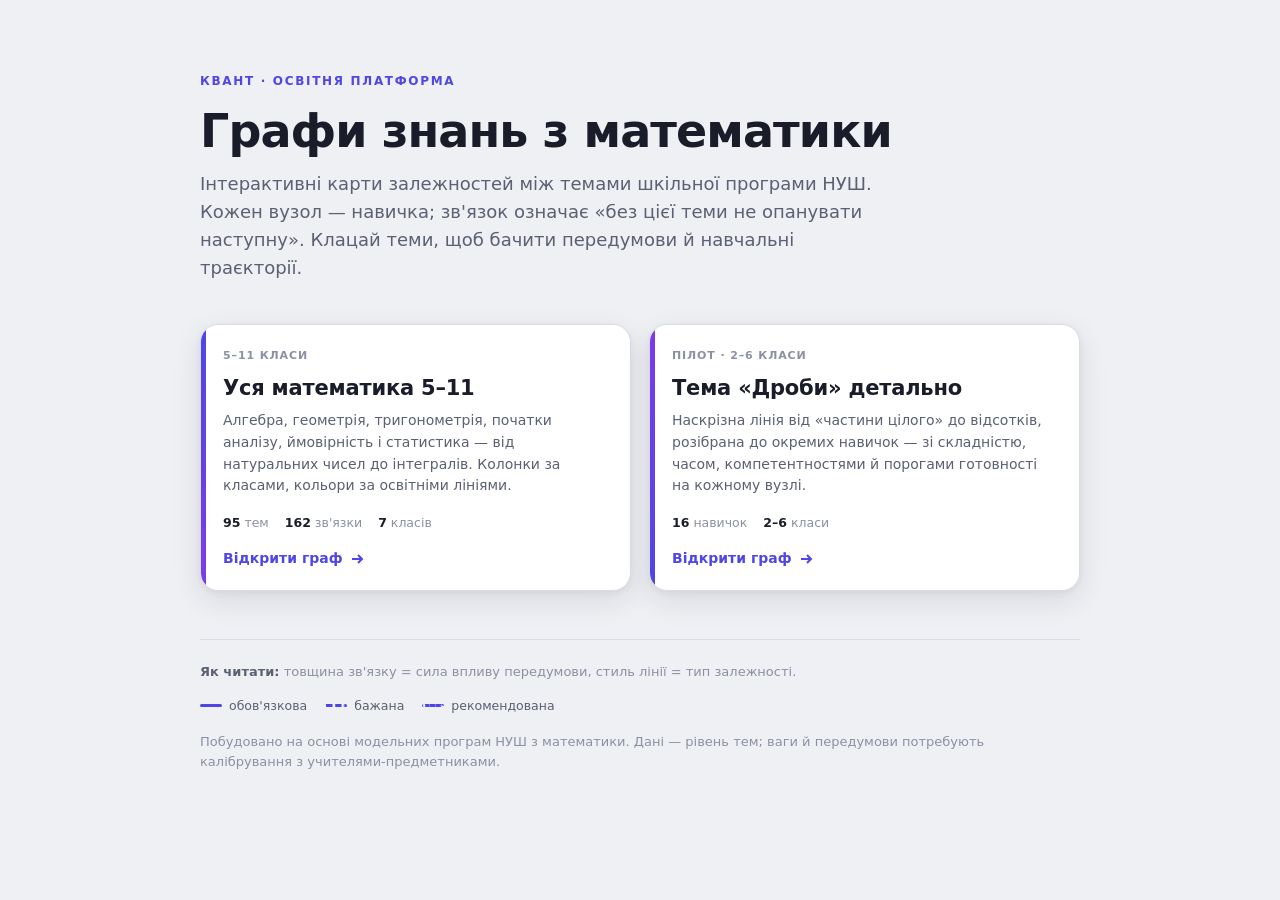
<file: index.html>
<!doctype html>
<html lang="uk">
<head>
<meta charset="utf-8">
<meta name="viewport" content="width=device-width, initial-scale=1">
<title>Квант · Графи знань з математики (НУШ)</title>
<meta name="description" content="Інтерактивні графи знань з математики за програмою НУШ: залежності між темами, передумови, навчальні траєкторії.">
<style>
  :root{
    --bg:#eef0f4; --surface:#ffffff; --surface-2:#f7f8fb; --ink:#1a1d29;
    --muted:#5b6072; --faint:#8b90a3; --line:#d9dce5; --accent:#4f46e5;
    --accent-2:#7c3aed; --shadow:0 10px 30px rgba(26,29,41,.10),0 2px 6px rgba(26,29,41,.06);
  }
  @media (prefers-color-scheme:dark){:root{
    --bg:#0e1017; --surface:#191c26; --surface-2:#12151d; --ink:#e8eaf1;
    --muted:#9aa0b4; --faint:#6a7086; --line:#2a2e3c; --accent:#8b8bf5;
    --accent-2:#a78bfa; --shadow:0 12px 34px rgba(0,0,0,.5),0 2px 6px rgba(0,0,0,.4);
  }}
  *{box-sizing:border-box;}
  html{-webkit-text-size-adjust:100%;}
  body{margin:0;background:var(--bg);color:var(--ink);
    font-family:system-ui,-apple-system,"Segoe UI",Roboto,sans-serif;-webkit-font-smoothing:antialiased;
    line-height:1.55;}
  .wrap{max-width:920px;margin:0 auto;padding:clamp(28px,6vw,72px) 20px 60px;}
  header .eyebrow{font-size:12px;text-transform:uppercase;letter-spacing:.14em;color:var(--accent);font-weight:700;}
  header h1{font-size:clamp(30px,6vw,46px);line-height:1.08;letter-spacing:-.02em;margin:.35em 0 .3em;text-wrap:balance;}
  header p{font-size:clamp(15px,2.4vw,18px);color:var(--muted);max-width:60ch;margin:0;}
  .grid{display:grid;grid-template-columns:repeat(auto-fit,minmax(260px,1fr));gap:18px;margin:42px 0 0;}
  a.card{display:flex;flex-direction:column;text-decoration:none;color:inherit;background:var(--surface);
    border:1px solid var(--line);border-radius:18px;padding:22px 22px 20px;box-shadow:var(--shadow);
    transition:transform .16s ease,border-color .16s ease;position:relative;overflow:hidden;}
  a.card:hover{transform:translateY(-3px);border-color:var(--accent);}
  a.card:focus-visible{outline:2px solid var(--accent);outline-offset:3px;}
  a.card .rail{position:absolute;left:0;top:0;bottom:0;width:5px;}
  .card .tag{font-size:11px;font-weight:600;color:var(--faint);text-transform:uppercase;letter-spacing:.08em;}
  .card h2{font-size:21px;margin:8px 0 6px;letter-spacing:-.01em;}
  .card p{margin:0 0 16px;font-size:14px;color:var(--muted);flex:1;}
  .card .stats{display:flex;gap:16px;font-size:12.5px;color:var(--faint);font-variant-numeric:tabular-nums;}
  .card .stats b{color:var(--ink);font-weight:600;}
  .card .go{margin-top:16px;font-size:14px;font-weight:600;color:var(--accent);display:inline-flex;align-items:center;gap:6px;}
  .card .go svg{transition:transform .16s ease;}
  a.card:hover .go svg{transform:translateX(3px);}
  footer{margin-top:48px;padding-top:22px;border-top:1px solid var(--line);font-size:13px;color:var(--faint);}
  footer b{color:var(--muted);font-weight:600;}
  .legend{display:flex;flex-wrap:wrap;gap:10px 18px;margin-top:14px;font-size:12.5px;color:var(--muted);}
  .legend span{display:inline-flex;align-items:center;gap:7px;}
  .legend i{width:22px;height:0;border-top:3px solid var(--accent);border-radius:2px;display:inline-block;}
</style>
</head>
<body>
<div class="wrap">
  <header>
    <div class="eyebrow">Квант · Освітня платформа</div>
    <h1>Графи знань з математики</h1>
    <p>Інтерактивні карти залежностей між темами шкільної програми НУШ. Кожен вузол — навичка;
       зв'язок означає «без цієї теми не опанувати наступну». Клацай теми, щоб бачити передумови
       й навчальні траєкторії.</p>
  </header>

  <div class="grid">
    <a class="card" href="math.html">
      <span class="rail" style="background:linear-gradient(var(--accent),var(--accent-2))"></span>
      <span class="tag">5–11 класи</span>
      <h2>Уся математика 5–11</h2>
      <p>Алгебра, геометрія, тригонометрія, початки аналізу, ймовірність і статистика — від
         натуральних чисел до інтегралів. Колонки за класами, кольори за освітніми лініями.</p>
      <div class="stats"><span><b>95</b> тем</span><span><b>162</b> зв'язки</span><span><b>7</b> класів</span></div>
      <span class="go">Відкрити граф
        <svg width="16" height="16" viewBox="0 0 16 16" fill="none" stroke="currentColor" stroke-width="2"><path d="M3 8h9M9 4l4 4-4 4"/></svg>
      </span>
    </a>

    <a class="card" href="fractions.html">
      <span class="rail" style="background:linear-gradient(#7c3aed,#4f46e5)"></span>
      <span class="tag">Пілот · 2–6 класи</span>
      <h2>Тема «Дроби» детально</h2>
      <p>Наскрізна лінія від «частини цілого» до відсотків, розібрана до окремих навичок —
         зі складністю, часом, компетентностями й порогами готовності на кожному вузлі.</p>
      <div class="stats"><span><b>16</b> навичок</span><span><b>2–6</b> класи</span></div>
      <span class="go">Відкрити граф
        <svg width="16" height="16" viewBox="0 0 16 16" fill="none" stroke="currentColor" stroke-width="2"><path d="M3 8h9M9 4l4 4-4 4"/></svg>
      </span>
    </a>
  </div>

  <footer>
    <b>Як читати:</b> товщина зв'язку = сила впливу передумови, стиль лінії = тип залежності.
    <div class="legend">
      <span><i style="border-top-style:solid"></i> обов'язкова</span>
      <span><i style="border-top-style:dashed"></i> бажана</span>
      <span><i style="border-top-style:dotted"></i> рекомендована</span>
    </div>
    <p style="margin:16px 0 0">Побудовано на основі модельних програм НУШ з математики. Дані — рівень тем;
       ваги й передумови потребують калібрування з учителями-предметниками.</p>
  </footer>
</div>
</body>
</html>
</file>
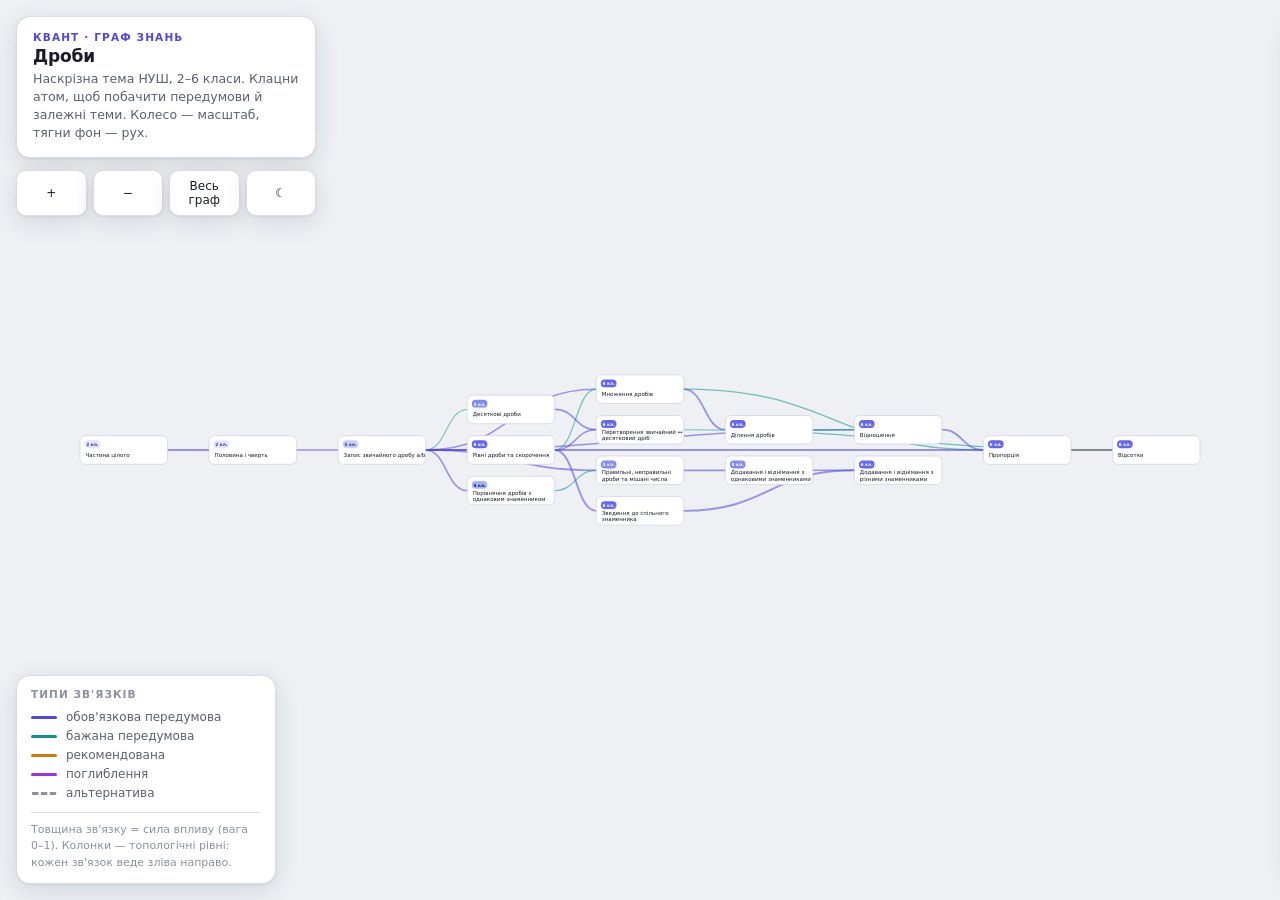
<file: fractions.html>
<!doctype html>
<html lang="uk">
<head>
<meta charset="utf-8">
<meta name="viewport" content="width=device-width, initial-scale=1">
<title>Граф знань «Дроби» — Квант</title>
</head>
<body>
<title>Граф знань «Дроби» — Квант</title>
<style>
  :root {
    --bg: #eef0f4;
    --surface: #ffffff;
    --surface-2: #f7f8fb;
    --ink: #1a1d29;
    --muted: #5b6072;
    --faint: #8b90a3;
    --line: #d9dce5;
    --accent: #4f46e5;
    --shadow: 0 6px 24px rgba(26, 29, 41, 0.12), 0 1px 3px rgba(26, 29, 41, 0.08);

    --t-mandatory: #4f46e5;
    --t-desirable: #0d9488;
    --t-recommended: #d97706;
    --t-deepening: #9333ea;
    --t-alternative: #8b90a3;

    --node-stroke: #cdd1dd;
  }
  @media (prefers-color-scheme: dark) {
    :root {
      --bg: #0e1017;
      --surface: #191c26;
      --surface-2: #12151d;
      --ink: #e8eaf1;
      --muted: #9aa0b4;
      --faint: #6a7086;
      --line: #2a2e3c;
      --accent: #8b8bf5;
      --shadow: 0 8px 28px rgba(0, 0, 0, 0.45), 0 1px 3px rgba(0, 0, 0, 0.4);

      --t-mandatory: #8b8bf5;
      --t-desirable: #2dd4bf;
      --t-recommended: #fbbf24;
      --t-deepening: #c084fc;
      --t-alternative: #6a7086;

      --node-stroke: #333849;
    }
  }
  :root[data-theme="light"] {
    --bg: #eef0f4; --surface: #ffffff; --surface-2: #f7f8fb; --ink: #1a1d29;
    --muted: #5b6072; --faint: #8b90a3; --line: #d9dce5; --accent: #4f46e5;
    --shadow: 0 6px 24px rgba(26,29,41,.12), 0 1px 3px rgba(26,29,41,.08);
    --t-mandatory:#4f46e5; --t-desirable:#0d9488; --t-recommended:#d97706;
    --t-deepening:#9333ea; --t-alternative:#8b90a3; --node-stroke:#cdd1dd;
  }
  :root[data-theme="dark"] {
    --bg:#0e1017; --surface:#191c26; --surface-2:#12151d; --ink:#e8eaf1;
    --muted:#9aa0b4; --faint:#6a7086; --line:#2a2e3c; --accent:#8b8bf5;
    --shadow:0 8px 28px rgba(0,0,0,.45), 0 1px 3px rgba(0,0,0,.4);
    --t-mandatory:#8b8bf5; --t-desirable:#2dd4bf; --t-recommended:#fbbf24;
    --t-deepening:#c084fc; --t-alternative:#6a7086; --node-stroke:#333849;
  }

  * { box-sizing: border-box; }
  html, body { height: 100%; margin: 0; }
  body {
    background: var(--bg);
    color: var(--ink);
    font-family: system-ui, -apple-system, "Segoe UI", Roboto, sans-serif;
    overflow: hidden;
    -webkit-font-smoothing: antialiased;
  }
  #app { position: fixed; inset: 0; }

  svg#graph { width: 100%; height: 100%; display: block; touch-action: none; cursor: grab; }
  svg#graph.panning { cursor: grabbing; }

  /* Toolbar */
  .toolbar {
    position: absolute; top: 16px; left: 16px; z-index: 5;
    display: flex; flex-direction: column; gap: 12px; max-width: 300px;
  }
  .titlecard {
    background: var(--surface); border: 1px solid var(--line);
    border-radius: 14px; box-shadow: var(--shadow); padding: 14px 16px;
  }
  .titlecard h1 { margin: 0; font-size: 17px; letter-spacing: -0.01em; }
  .titlecard p { margin: 4px 0 0; font-size: 12.5px; color: var(--muted); line-height: 1.45; }
  .eyebrow {
    font-size: 10.5px; text-transform: uppercase; letter-spacing: 0.11em;
    color: var(--accent); font-weight: 600; margin-bottom: 3px;
  }

  .controls { display: flex; gap: 6px; }
  .controls button {
    flex: 1; font: inherit; font-size: 12px; font-weight: 500;
    background: var(--surface); color: var(--ink);
    border: 1px solid var(--line); border-radius: 10px; padding: 8px 6px;
    cursor: pointer; box-shadow: var(--shadow); transition: background .12s, border-color .12s;
  }
  .controls button:hover { background: var(--surface-2); border-color: var(--accent); }
  .controls button:focus-visible { outline: 2px solid var(--accent); outline-offset: 2px; }

  /* Legend */
  .legend {
    position: absolute; bottom: 16px; left: 16px; z-index: 5;
    background: var(--surface); border: 1px solid var(--line);
    border-radius: 14px; box-shadow: var(--shadow); padding: 12px 14px; max-width: 260px;
  }
  .legend h2 { margin: 0 0 8px; font-size: 10.5px; text-transform: uppercase;
    letter-spacing: 0.1em; color: var(--faint); font-weight: 600; }
  .legend .row { display: flex; align-items: center; gap: 9px; font-size: 12px; padding: 2.5px 0; color: var(--muted); }
  .legend .swatch { width: 26px; height: 0; border-top-width: 3px; border-top-style: solid; border-radius: 2px; flex: none; }
  .legend .hint { margin-top: 9px; padding-top: 9px; border-top: 1px solid var(--line);
    font-size: 11px; color: var(--faint); line-height: 1.5; }

  /* Detail panel */
  .panel {
    position: absolute; top: 16px; right: 16px; bottom: 16px; z-index: 6;
    width: 320px; max-width: calc(100vw - 32px);
    background: var(--surface); border: 1px solid var(--line);
    border-radius: 16px; box-shadow: var(--shadow);
    display: flex; flex-direction: column;
    transform: translateX(calc(100% + 24px)); transition: transform .28s cubic-bezier(.4,0,.2,1);
    overflow: hidden;
  }
  .panel.open { transform: none; }
  @media (prefers-reduced-motion: reduce) { .panel { transition: none; } }
  .panel-head { padding: 18px 18px 14px; border-bottom: 1px solid var(--line); position: relative; }
  .panel-head .grade-chip { display: inline-block; font-size: 11px; font-weight: 600;
    padding: 3px 9px; border-radius: 999px; margin-bottom: 8px; }
  .panel-head h3 { margin: 0; font-size: 18px; line-height: 1.25; letter-spacing: -0.01em; padding-right: 28px; }
  .panel-close {
    position: absolute; top: 14px; right: 14px; width: 26px; height: 26px;
    border: 1px solid var(--line); background: var(--surface-2); border-radius: 8px;
    cursor: pointer; color: var(--muted); font-size: 15px; line-height: 1; display: grid; place-items: center;
  }
  .panel-close:hover { color: var(--ink); border-color: var(--accent); }
  .panel-body { padding: 16px 18px 20px; overflow-y: auto; }

  .metrics { display: grid; grid-template-columns: 1fr 1fr; gap: 8px; margin-bottom: 18px; }
  .metric { background: var(--surface-2); border: 1px solid var(--line); border-radius: 10px; padding: 9px 11px; }
  .metric .k { font-size: 10px; text-transform: uppercase; letter-spacing: 0.06em; color: var(--faint); }
  .metric .v { font-size: 15px; font-weight: 600; margin-top: 2px; font-variant-numeric: tabular-nums; }
  .dots { letter-spacing: 1px; }

  .section-label { font-size: 10.5px; text-transform: uppercase; letter-spacing: 0.09em;
    color: var(--faint); font-weight: 600; margin: 18px 0 8px; }
  ul.clean { list-style: none; margin: 0; padding: 0; display: flex; flex-direction: column; gap: 6px; }
  ul.clean.bul li { position: relative; padding-left: 16px; font-size: 12.5px; color: var(--muted); line-height: 1.4; }
  ul.clean.bul li::before { content: ""; position: absolute; left: 3px; top: 7px; width: 5px; height: 5px;
    border-radius: 50%; background: var(--accent); }

  .link-node {
    display: flex; align-items: center; gap: 8px; width: 100%; text-align: left;
    background: var(--surface-2); border: 1px solid var(--line); border-radius: 9px;
    padding: 8px 10px; cursor: pointer; font: inherit; color: var(--ink); transition: border-color .12s, background .12s;
  }
  .link-node:hover { border-color: var(--accent); background: var(--surface); }
  .link-node:focus-visible { outline: 2px solid var(--accent); outline-offset: 1px; }
  .link-node .bar { width: 4px; align-self: stretch; border-radius: 3px; flex: none; }
  .link-node .lt { flex: 1; font-size: 12.5px; line-height: 1.3; }
  .link-node .meta { font-size: 10.5px; color: var(--faint); margin-top: 2px; font-variant-numeric: tabular-nums; }
  .empty { font-size: 12px; color: var(--faint); font-style: italic; }

  /* SVG element styling driven by JS classes */
  .edge { fill: none; transition: opacity .18s, stroke-width .18s; }
  .node-rect { transition: opacity .18s, stroke .18s; }
  .node-g { cursor: pointer; }
  .node-g text { user-select: none; pointer-events: none; }
  .dim { opacity: 0.12; }
  .node-title { font-size: 12px; font-weight: 500; }
  .node-chip-text { font-size: 9.5px; font-weight: 700; }

  @media (max-width: 720px) {
    .toolbar { max-width: 200px; }
    .legend { display: none; }
    .panel { width: calc(100vw - 32px); }
  }
</style>

<div id="app">
  <svg id="graph" role="application" aria-label="Інтерактивний граф знань теми Дроби"></svg>

  <div class="toolbar">
    <div class="titlecard">
      <div class="eyebrow">Квант · Граф знань</div>
      <h1>Дроби</h1>
      <p>Наскрізна тема НУШ, 2–6 класи. Клацни атом, щоб побачити передумови й залежні теми. Колесо — масштаб, тягни фон — рух.</p>
    </div>
    <div class="controls">
      <button id="zoomIn" title="Збільшити">+</button>
      <button id="zoomOut" title="Зменшити">−</button>
      <button id="reset" title="Показати весь граф">Весь граф</button>
      <button id="theme" title="Змінити тему">☾</button>
    </div>
  </div>

  <div class="legend" id="legend">
    <h2>Типи зв'язків</h2>
    <div class="row"><span class="swatch" style="border-top-color: var(--t-mandatory)"></span> обов'язкова передумова</div>
    <div class="row"><span class="swatch" style="border-top-color: var(--t-desirable)"></span> бажана передумова</div>
    <div class="row"><span class="swatch" style="border-top-color: var(--t-recommended)"></span> рекомендована</div>
    <div class="row"><span class="swatch" style="border-top-color: var(--t-deepening)"></span> поглиблення</div>
    <div class="row"><span class="swatch" style="border-top-color: var(--t-alternative); border-top-style: dashed"></span> альтернатива</div>
    <div class="hint">Товщина зв'язку = сила впливу (вага 0–1). Колонки — топологічні рівні: кожен зв'язок веде зліва направо.</div>
  </div>

  <aside class="panel" id="panel" aria-live="polite">
    <div class="panel-head">
      <button class="panel-close" id="panelClose" aria-label="Закрити">✕</button>
      <span class="grade-chip" id="pGrade"></span>
      <h3 id="pTitle"></h3>
    </div>
    <div class="panel-body" id="pBody"></div>
  </aside>
</div>

<script>
// ------- Дані графа (пілот «Дроби») -------
const NODES = [
  { id:'part-of-whole', title:'Частина цілого', grade:2, bloom:'Розуміння', difficulty:1, minutes:40, success:0.90, reps:2, threshold:0.8, comp:['Розуміє поняття частини від цілого предмета/множини'] },
  { id:'halves-quarters', title:'Половина і чверть', grade:2, bloom:'Застосування', difficulty:1, minutes:40, success:0.85, reps:2, threshold:0.8, comp:['Знаходить половину, третину, чверть величини'] },
  { id:'fraction-notation', title:'Запис звичайного дробу a/b', grade:3, bloom:'Розуміння', difficulty:2, minutes:45, success:0.80, reps:3, threshold:0.8, comp:['Читає й записує звичайні дроби','Розуміє чисельник і знаменник'] },
  { id:'compare-fractions-like', title:'Порівняння дробів з однаковим знаменником', grade:4, bloom:'Застосування', difficulty:2, minutes:45, success:0.78, reps:2, threshold:0.8, comp:['Порівнює дроби з однаковими знаменниками'] },
  { id:'proper-improper-mixed', title:'Правильні, неправильні дроби та мішані числа', grade:5, bloom:'Розуміння', difficulty:2, minutes:50, success:0.72, reps:3, threshold:0.8, comp:['Розрізняє типи дробів','Перетворює мішане число ↔ неправильний дріб'] },
  { id:'add-sub-like-denominators', title:'Додавання і віднімання з однаковими знаменниками', grade:5, bloom:'Застосування', difficulty:2, minutes:50, success:0.75, reps:3, threshold:0.8, comp:['Додає й віднімає дроби з однаковими знаменниками'] },
  { id:'decimal-notation', title:'Десяткові дроби', grade:5, bloom:'Розуміння', difficulty:2, minutes:50, success:0.74, reps:3, threshold:0.8, comp:['Читає й записує десяткові дроби','Розуміє розрядність'] },
  { id:'equivalent-fractions', title:'Рівні дроби та скорочення', grade:6, bloom:'Застосування', difficulty:3, minutes:55, success:0.68, reps:4, threshold:0.8, comp:['Знаходить рівні дроби','Скорочує дроби'] },
  { id:'common-denominator', title:'Зведення до спільного знаменника', grade:6, bloom:'Застосування', difficulty:3, minutes:55, success:0.62, reps:4, threshold:0.8, comp:['Зводить дроби до спільного знаменника'] },
  { id:'add-sub-unlike-denominators', title:'Додавання і віднімання з різними знаменниками', grade:6, bloom:'Застосування', difficulty:3, minutes:60, success:0.58, reps:4, threshold:0.8, comp:['Додає й віднімає дроби з різними знаменниками'] },
  { id:'multiply-fractions', title:'Множення дробів', grade:6, bloom:'Застосування', difficulty:3, minutes:50, success:0.66, reps:3, threshold:0.8, comp:['Множить звичайні дроби та мішані числа'] },
  { id:'divide-fractions', title:'Ділення дробів', grade:6, bloom:'Застосування', difficulty:4, minutes:55, success:0.60, reps:4, threshold:0.8, comp:['Ділить звичайні дроби','Використовує обернений дріб'] },
  { id:'fraction-decimal-conversion', title:'Перетворення звичайний ↔ десятковий дріб', grade:6, bloom:'Застосування', difficulty:3, minutes:50, success:0.63, reps:3, threshold:0.8, comp:['Перетворює звичайний дріб у десятковий і навпаки'] },
  { id:'ratio', title:'Відношення', grade:6, bloom:'Розуміння', difficulty:3, minutes:45, success:0.65, reps:3, threshold:0.8, comp:['Розуміє відношення двох чисел як дріб'] },
  { id:'proportion', title:'Пропорція', grade:6, bloom:'Застосування', difficulty:4, minutes:60, success:0.55, reps:4, threshold:0.8, comp:['Складає й розв’язує пропорції','Застосовує основну властивість пропорції'] },
  { id:'percentages', title:'Відсотки', grade:6, bloom:'Застосування', difficulty:4, minutes:65, success:0.50, reps:5, threshold:0.8, comp:['Розуміє відсоток як соту частину','Знаходить відсоток від числа і число за його відсотком'] },
];
const EDGES = [
  ['part-of-whole','halves-quarters',0.90,'mandatory'],
  ['halves-quarters','fraction-notation',0.85,'mandatory'],
  ['fraction-notation','compare-fractions-like',0.80,'mandatory'],
  ['fraction-notation','proper-improper-mixed',0.85,'mandatory'],
  ['compare-fractions-like','proper-improper-mixed',0.50,'desirable'],
  ['proper-improper-mixed','add-sub-like-denominators',0.90,'mandatory'],
  ['fraction-notation','equivalent-fractions',0.80,'mandatory'],
  ['equivalent-fractions','common-denominator',0.95,'mandatory'],
  ['common-denominator','add-sub-unlike-denominators',0.95,'mandatory'],
  ['add-sub-like-denominators','add-sub-unlike-denominators',0.80,'mandatory'],
  ['fraction-notation','multiply-fractions',0.70,'mandatory'],
  ['equivalent-fractions','multiply-fractions',0.50,'desirable'],
  ['multiply-fractions','divide-fractions',0.90,'mandatory'],
  ['fraction-notation','decimal-notation',0.40,'desirable'],
  ['decimal-notation','fraction-decimal-conversion',0.85,'mandatory'],
  ['equivalent-fractions','fraction-decimal-conversion',0.70,'mandatory'],
  ['fraction-notation','ratio',0.70,'mandatory'],
  ['divide-fractions','ratio',0.60,'desirable'],
  ['ratio','proportion',0.90,'mandatory'],
  ['multiply-fractions','proportion',0.60,'desirable'],
  ['fraction-notation','percentages',0.95,'mandatory'],
  ['proportion','percentages',0.70,'recommended'],
  ['fraction-decimal-conversion','percentages',0.40,'desirable'],
].map(([from,to,weight,type])=>({from,to,weight,type}));

const TYPE_LABEL = { mandatory:'обов’язкова', desirable:'бажана', recommended:'рекомендована', deepening:'поглиблення', alternative:'альтернатива' };
const cssVar = (n)=>getComputedStyle(document.documentElement).getPropertyValue(n).trim();
function typeColor(t){ return cssVar('--t-'+t) || cssVar('--muted'); }

// Grade chip colours (sequential indigo ramp), text colour chosen for contrast.
const GRADE_STYLE = {
  2:{bg:'#e0e7ff',fg:'#3730a3'}, 3:{bg:'#c7d2fe',fg:'#312e81'},
  4:{bg:'#a5b4fc',fg:'#1e1b4b'}, 5:{bg:'#818cf8',fg:'#ffffff'},
  6:{bg:'#6366f1',fg:'#ffffff'},
};

// ------- Індекси -------
const byId = new Map(NODES.map(n=>[n.id,n]));
const incoming = new Map(NODES.map(n=>[n.id,[]]));
const outgoing = new Map(NODES.map(n=>[n.id,[]]));
for(const e of EDGES){ outgoing.get(e.from).push(e); incoming.get(e.to).push(e); }

function ancestors(id){ const s=new Set(),st=[id]; while(st.length){const c=st.pop(); for(const e of incoming.get(c)){ if(!s.has(e.from)){s.add(e.from);st.push(e.from);} }} return s; }
function descendants(id){ const s=new Set(),st=[id]; while(st.length){const c=st.pop(); for(const e of outgoing.get(c)){ if(!s.has(e.to)){s.add(e.to);st.push(e.to);} }} return s; }

// ------- Розкладка по топологічних рівнях -------
const NODE_W=190, NODE_H=62, COL_GAP=90, ROW_GAP=26;
const level = new Map();
(function computeLevels(){
  // топологічний порядок (Kahn)
  const indeg = new Map(NODES.map(n=>[n.id, incoming.get(n.id).length]));
  const q = NODES.filter(n=>indeg.get(n.id)===0).map(n=>n.id);
  const order=[];
  while(q.length){ const id=q.shift(); order.push(id); for(const e of outgoing.get(id)){ indeg.set(e.to,indeg.get(e.to)-1); if(indeg.get(e.to)===0) q.push(e.to); } }
  for(const id of order){ let lv=0; for(const e of incoming.get(id)) lv=Math.max(lv, level.get(e.from)+1); level.set(id,lv); }
})();

const cols = [];
for(const n of NODES){ const lv=level.get(n.id); (cols[lv] ??= []).push(n.id); }

// Барицентрове впорядкування для зменшення перетинів
const pos = new Map(); // id -> {row}
cols.forEach(col=>col.forEach((id,i)=>pos.set(id,{row:i})));
function sweep(dir){
  const range = dir>0 ? [...cols.keys()] : [...cols.keys()].reverse();
  for(const lv of range){
    const col=cols[lv]; if(!col) continue;
    const neigh = dir>0 ? incoming : outgoing;
    const bary = new Map();
    for(const id of col){
      const ns=neigh.get(id).map(e=>pos.get(dir>0?e.from:e.to).row);
      bary.set(id, ns.length? ns.reduce((a,b)=>a+b,0)/ns.length : pos.get(id).row);
    }
    col.sort((a,b)=>bary.get(a)-bary.get(b));
    col.forEach((id,i)=>pos.get(id).row=i);
  }
}
for(let i=0;i<6;i++){ sweep(1); sweep(-1); }

// координати
const layout = new Map();
const maxRows = Math.max(...cols.map(c=>c.length));
cols.forEach((col,lv)=>{
  const colH = col.length*NODE_H + (col.length-1)*ROW_GAP;
  const totalH = maxRows*NODE_H + (maxRows-1)*ROW_GAP;
  const y0 = (totalH-colH)/2;
  col.forEach((id,i)=>{
    layout.set(id,{ x: lv*(NODE_W+COL_GAP), y: y0 + i*(NODE_H+ROW_GAP) });
  });
});
let BOUNDS;
(function(){
  let minX=1e9,minY=1e9,maxX=-1e9,maxY=-1e9;
  for(const {x,y} of layout.values()){ minX=Math.min(minX,x); minY=Math.min(minY,y); maxX=Math.max(maxX,x+NODE_W); maxY=Math.max(maxY,y+NODE_H); }
  BOUNDS={minX,minY,maxX,maxY,w:maxX-minX,h:maxY-minY};
})();

// ------- Рендер SVG -------
const SVGNS='http://www.w3.org/2000/svg';
const svg=document.getElementById('graph');
const root=document.createElementNS(SVGNS,'g');
svg.appendChild(root);
const edgesG=document.createElementNS(SVGNS,'g'); root.appendChild(edgesG);
const nodesG=document.createElementNS(SVGNS,'g'); root.appendChild(nodesG);

function wrap(str,max){
  const words=str.split(' '); const lines=[]; let cur='';
  for(const w of words){
    if((cur+' '+w).trim().length<=max) cur=(cur+' '+w).trim();
    else { if(cur) lines.push(cur); cur=w; }
  }
  if(cur) lines.push(cur);
  if(lines.length>3){ lines[2]=lines[2].slice(0,max-1)+'…'; lines.length=3; }
  return lines;
}

const edgeEls=[];
for(const e of EDGES){
  const a=layout.get(e.from), b=layout.get(e.to);
  const sx=a.x+NODE_W, sy=a.y+NODE_H/2, tx=b.x, ty=b.y+NODE_H/2;
  const dx=Math.max(40,(tx-sx)*0.5);
  const path=document.createElementNS(SVGNS,'path');
  path.setAttribute('d',`M${sx},${sy} C${sx+dx},${sy} ${tx-dx},${ty} ${tx},${ty}`);
  path.setAttribute('class','edge');
  path.setAttribute('stroke',typeColor(e.type));
  path.setAttribute('stroke-width',(1+e.weight*3.2).toFixed(2));
  path.setAttribute('stroke-opacity','0.55');
  path.setAttribute('stroke-linecap','round');
  if(e.type==='alternative') path.setAttribute('stroke-dasharray','2 6');
  edgesG.appendChild(path);
  edgeEls.push({e,el:path});
}

const nodeEls=new Map();
for(const n of NODES){
  const p=layout.get(n.id);
  const g=document.createElementNS(SVGNS,'g');
  g.setAttribute('class','node-g');
  g.setAttribute('transform',`translate(${p.x},${p.y})`);
  g.setAttribute('tabindex','0');
  g.setAttribute('role','button');
  g.setAttribute('data-id',n.id);
  g.setAttribute('aria-label',n.title+', '+n.grade+' клас');

  const rect=document.createElementNS(SVGNS,'rect');
  rect.setAttribute('class','node-rect');
  rect.setAttribute('width',NODE_W); rect.setAttribute('height',NODE_H);
  rect.setAttribute('rx',12);
  rect.setAttribute('fill','var(--surface)');
  rect.setAttribute('stroke','var(--node-stroke)');
  rect.setAttribute('stroke-width','1.5');
  g.appendChild(rect);

  // grade chip
  const gs=GRADE_STYLE[n.grade];
  const chip=document.createElementNS(SVGNS,'rect');
  chip.setAttribute('x',10); chip.setAttribute('y',10);
  chip.setAttribute('width',34); chip.setAttribute('height',17); chip.setAttribute('rx',8.5);
  chip.setAttribute('fill',gs.bg);
  g.appendChild(chip);
  const chipT=document.createElementNS(SVGNS,'text');
  chipT.setAttribute('x',27); chipT.setAttribute('y',22.5);
  chipT.setAttribute('text-anchor','middle'); chipT.setAttribute('class','node-chip-text');
  chipT.setAttribute('fill',gs.fg); chipT.textContent=n.grade+' кл.';
  g.appendChild(chipT);

  // title
  const lines=wrap(n.title,26);
  const t=document.createElementNS(SVGNS,'text');
  t.setAttribute('class','node-title'); t.setAttribute('fill','var(--ink)');
  t.setAttribute('x',12);
  const startY = lines.length===1?46 : lines.length===2?40:34;
  lines.forEach((ln,i)=>{
    const ts=document.createElementNS(SVGNS,'tspan');
    ts.setAttribute('x',12); ts.setAttribute('y',startY+i*13.5); ts.textContent=ln;
    t.appendChild(ts);
  });
  g.appendChild(t);

  g.addEventListener('keydown',(ev)=>{ if(ev.key==='Enter'||ev.key===' '){ ev.preventDefault(); select(n.id);} });
  nodesG.appendChild(g);
  nodeEls.set(n.id,{g,rect});
}

// ------- Pan / Zoom -------
let tx=0,ty=0,k=1;
function apply(){ root.setAttribute('transform',`translate(${tx},${ty}) scale(${k})`); }
function fit(){
  const r=svg.getBoundingClientRect();
  const pad=80;
  k=Math.min((r.width-pad*2)/BOUNDS.w,(r.height-pad*2)/BOUNDS.h,1.4);
  tx=(r.width-BOUNDS.w*k)/2 - BOUNDS.minX*k;
  ty=(r.height-BOUNDS.h*k)/2 - BOUNDS.minY*k;
  apply();
}
function zoomAt(cx,cy,factor){
  const nk=Math.min(2.6,Math.max(0.25,k*factor));
  tx=cx-(cx-tx)*(nk/k); ty=cy-(cy-ty)*(nk/k); k=nk; apply();
}
svg.addEventListener('wheel',(e)=>{ e.preventDefault(); const r=svg.getBoundingClientRect();
  zoomAt(e.clientX-r.left,e.clientY-r.top, e.deltaY<0?1.12:0.89); },{passive:false});

let dragging=false,moved=false,lx=0,ly=0;
svg.addEventListener('pointerdown',(e)=>{ dragging=true;moved=false;lx=e.clientX;ly=e.clientY; try{svg.setPointerCapture(e.pointerId);}catch(_){} svg.classList.add('panning'); });
svg.addEventListener('pointermove',(e)=>{ if(!dragging)return; const dx=e.clientX-lx,dy=e.clientY-ly; if(Math.abs(dx)+Math.abs(dy)>3)moved=true; tx+=dx;ty+=dy;lx=e.clientX;ly=e.clientY; apply(); });
svg.addEventListener('pointerup',(e)=>{ dragging=false; svg.classList.remove('panning'); try{svg.releasePointerCapture(e.pointerId);}catch(_){}
  if(moved)return;
  const el=document.elementFromPoint(e.clientX,e.clientY);
  const g=el&&el.closest?el.closest('.node-g'):null;
  if(g&&g.dataset.id) select(g.dataset.id); else deselect(); });

document.getElementById('zoomIn').onclick=()=>{const r=svg.getBoundingClientRect();zoomAt(r.width/2,r.height/2,1.2);};
document.getElementById('zoomOut').onclick=()=>{const r=svg.getBoundingClientRect();zoomAt(r.width/2,r.height/2,0.83);};
document.getElementById('reset').onclick=()=>{ deselect(); fit(); };

// ------- Тема -------
document.getElementById('theme').onclick=()=>{
  const cur=document.documentElement.getAttribute('data-theme')
    || (matchMedia('(prefers-color-scheme: dark)').matches?'dark':'light');
  const next=cur==='dark'?'light':'dark';
  document.documentElement.setAttribute('data-theme',next);
  // перефарбувати ребра (кольори з css-змінних читаються в JS)
  for(const {e,el} of edgeEls) el.setAttribute('stroke',typeColor(e.type));
  if(selected) select(selected,true);
};

// ------- Вибір / підсвічування -------
let selected=null;
function select(id,keepView){
  selected=id;
  const up=ancestors(id), down=descendants(id);
  const relevant=new Set([id,...up,...down]);
  for(const n of NODES){
    const {g,rect}=nodeEls.get(n.id);
    const on=relevant.has(n.id);
    g.classList.toggle('dim',!on);
    if(n.id===id){ rect.setAttribute('stroke','var(--accent)'); rect.setAttribute('stroke-width','2.5'); }
    else { rect.setAttribute('stroke','var(--node-stroke)'); rect.setAttribute('stroke-width','1.5'); }
  }
  for(const {e,el} of edgeEls){
    const active = (relevant.has(e.from)&&relevant.has(e.to)) &&
      ( (up.has(e.from)||e.from===id) && (up.has(e.to)||e.to===id) ||
        (down.has(e.to)||e.to===id) && (down.has(e.from)||e.from===id) );
    el.classList.toggle('dim',!active);
    el.setAttribute('stroke-opacity',active?'0.95':'0.55');
    el.setAttribute('stroke-width',((1+e.weight*3.2)*(active?1.35:1)).toFixed(2));
  }
  renderPanel(id);
}
function deselect(){
  selected=null;
  for(const n of NODES){ const {g,rect}=nodeEls.get(n.id); g.classList.remove('dim');
    rect.setAttribute('stroke','var(--node-stroke)'); rect.setAttribute('stroke-width','1.5'); }
  for(const {e,el} of edgeEls){ el.classList.remove('dim'); el.setAttribute('stroke-opacity','0.55'); el.setAttribute('stroke-width',(1+e.weight*3.2).toFixed(2)); }
  document.getElementById('panel').classList.remove('open');
}

// ------- Панель деталей -------
function renderPanel(id){
  const n=byId.get(id);
  const panel=document.getElementById('panel');
  const gs=GRADE_STYLE[n.grade];
  const chip=document.getElementById('pGrade');
  chip.textContent=n.grade+' клас'; chip.style.background=gs.bg; chip.style.color=gs.fg;
  document.getElementById('pTitle').textContent=n.title;

  const dots=(v)=>'●'.repeat(v)+'○'.repeat(5-v);
  const pct=(v)=>Math.round(v*100)+'%';
  const linkList=(edges,dir)=> edges.length? edges.map(e=>{
    const other=byId.get(dir==='in'?e.from:e.to);
    return `<button class="link-node" data-goto="${other.id}">
      <span class="bar" style="background:${typeColor(e.type)}"></span>
      <span class="lt">${other.title}<span class="meta">${TYPE_LABEL[e.type]} · вага ${e.weight.toFixed(2)} · ${other.grade} кл.</span></span>
    </button>`;
  }).join('') : '<div class="empty">—</div>';

  document.getElementById('pBody').innerHTML=`
    <div class="metrics">
      <div class="metric"><div class="k">Складність</div><div class="v dots">${dots(n.difficulty)}</div></div>
      <div class="metric"><div class="k">Час вивчення</div><div class="v">${n.minutes} хв</div></div>
      <div class="metric"><div class="k">Рівень Блума</div><div class="v" style="font-size:13px">${n.bloom}</div></div>
      <div class="metric"><div class="k">Поріг готовності</div><div class="v">${pct(n.threshold)}</div></div>
      <div class="metric"><div class="k">Сер. успішність</div><div class="v">${pct(n.success)}</div></div>
      <div class="metric"><div class="k">Повторень</div><div class="v">${n.reps}</div></div>
    </div>
    <div class="section-label">Компетентності</div>
    <ul class="clean bul">${n.comp.map(c=>`<li>${c}</li>`).join('')}</ul>
    <div class="section-label">Передумови (${incoming.get(id).length})</div>
    <ul class="clean">${linkList(incoming.get(id),'in')}</ul>
    <div class="section-label">Відкриває теми (${outgoing.get(id).length})</div>
    <ul class="clean">${linkList(outgoing.get(id),'out')}</ul>
  `;
  panel.querySelectorAll('[data-goto]').forEach(b=>b.onclick=()=>select(b.dataset.goto));
  panel.classList.add('open');
}
document.getElementById('panelClose').onclick=deselect;

// ------- Старт -------
fit();
window.addEventListener('resize',()=>{ if(!selected) fit(); });
</script>

</body>
</html>
</file>
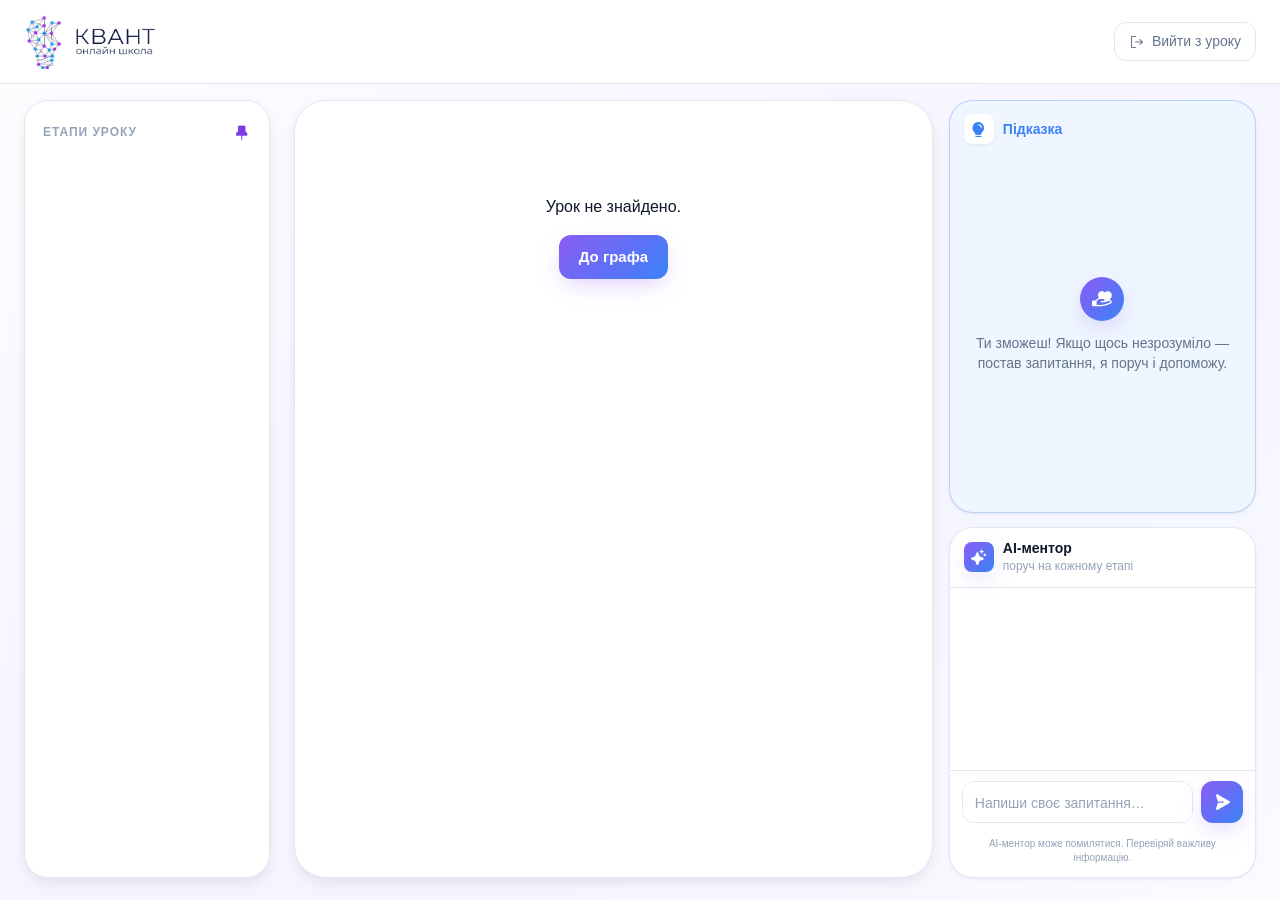
<file: lesson.html>
<!DOCTYPE html><html lang="uk"><head><meta charset="utf-8"/><meta name="viewport" content="width=device-width, initial-scale=1"/>
<link rel="stylesheet" href="assets/lesson-styles.css"/>
<link rel="stylesheet" href="assets/phosphor.css"/>
<title>Урок — КВАНТ</title>
<style>
  /* Змінні теми для інлайн-SVG уроків (ті самі, що в графі; акцент = фіолетовий сторінки) */
  .lesson-page{--ink:#1a1d29;--muted:#5b6072;--faint:#8b90a3;--line:#d9dce5;--surface:#fff;--surface-2:#f4f2ff;--bg:#eef0f4;--accent:var(--lesson-accent,#7c5cff);--node-stroke:#cdd1dd;--s-numbers:#4f46e5;--s-fractions:#7c3aed;--s-algebra:#2563eb;--s-functions:#0d9488;--s-calculus:#0891b2;--s-geometry:#d97706;--s-trigonometry:#e11d48;--s-probability:#16a34a;--s-data:#db2777;--s-measurement:#ca8a04;}
  /* Контент уроку в дизайні КВАНТ (токени kv + --lesson-accent) */
  .ls-stage{padding:2px 0 6px;}
  .ls-stage + .ls-stage{margin-top:30px;padding-top:26px;border-top:1px solid var(--kv-color-border-subtle,#ececf3);}
  .ls-stage-body{font-size:16px;line-height:1.65;color:var(--kv-color-text-primary,#1b1b2b);}
  .ls-stage-body p{margin:14px 0;}
  .ls-stage-body b,.ls-stage-body strong{font-weight:700;}
  .ls-stage-body ul,.ls-stage-body ol{padding-left:22px;line-height:1.6;}
  .ls-stage-body li{margin:6px 0;}
  .ls-empty{color:var(--kv-color-text-tertiary,#9aa0b4);font-style:italic;margin:10px 0;}
  .ls-notfound{padding:60px 24px;text-align:center;display:flex;flex-direction:column;gap:16px;align-items:center;}
  .step-item.is-empty{opacity:.5;}
  .step-item.is-empty.active{opacity:1;}
  /* Малюнок */
  .fig{margin:20px 0;padding:16px;background:var(--kv-color-surface-sunken,#f6f6fb);border:1px solid var(--kv-color-border-subtle,#ececf3);border-radius:var(--kv-radius-card-sm,16px);text-align:center;}
  .fig svg{max-width:100%;height:auto;}
  .fig figcaption{margin-top:10px;font-size:13px;color:var(--kv-color-text-secondary,#5b6072);line-height:1.5;text-align:left;}
  /* Виноска */
  .callout{margin:20px 0;padding:14px 16px;border-radius:14px;border:1px solid var(--kv-color-border-subtle,#ececf3);border-left:4px solid var(--lesson-accent,#7c5cff);background:var(--kv-color-surface-sunken,#f6f6fb);}
  .callout h4{margin:0 0 6px;font-size:14px;color:var(--kv-color-text-primary,#1b1b2b);}
  .callout.tip{border-left-color:#0d9488;} .callout.warn{border-left-color:#d97706;}
  /* Приклад */
  .example{margin:20px 0;padding:18px 20px;background:var(--kv-color-surface-sunken,#f6f6fb);border:1px solid var(--kv-color-border-subtle,#ececf3);border-radius:16px;}
  .example .ex-title{font-size:12px;font-weight:700;text-transform:uppercase;letter-spacing:.05em;color:var(--lesson-accent,#7c5cff);}
  .example .ex-intro{margin:6px 0 12px;}
  .ex-steps{display:flex;flex-direction:column;margin:0;padding:0;list-style:none;}
  .ex-step{display:grid;grid-template-columns:minmax(120px,auto) 1fr;gap:16px;align-items:baseline;padding:8px 0;border-top:1px dashed var(--kv-color-border-default,#dcdce7);}
  .ex-step:first-child{border-top:none;}
  .ex-expr{font-size:16px;font-weight:600;color:var(--kv-color-text-primary,#1b1b2b);}
  .ex-note{font-size:13px;color:var(--kv-color-text-secondary,#5b6072);}
  .ex-answer{margin-top:14px;padding:9px 15px;background:var(--lesson-accent,#7c5cff);color:#fff;border-radius:10px;font-weight:600;font-size:14.5px;display:inline-block;}
  /* Квіз */
  .quiz{margin:6px 0;}
  .qcard{margin:14px 0;padding:16px 18px;border:1px solid var(--kv-color-border-subtle,#ececf3);border-radius:14px;background:var(--kv-color-surface-card,#fff);}
  .qq{font-weight:600;font-size:15.5px;margin:0 0 12px;line-height:1.45;color:var(--kv-color-text-primary,#1b1b2b);}
  .qopts{display:flex;flex-direction:column;gap:8px;}
  .qopt{display:flex;align-items:center;gap:11px;padding:11px 13px;border:1.5px solid var(--kv-color-border-default,#dcdce7);border-radius:11px;cursor:pointer;font:inherit;font-size:14.5px;text-align:left;background:none;color:var(--kv-color-text-primary,#1b1b2b);transition:border-color .12s,background .12s;}
  .qopt:hover{border-color:var(--lesson-accent,#7c5cff);}
  .qradio{width:16px;height:16px;border-radius:50%;border:2px solid var(--kv-color-border-strong,#c4c4d4);flex:none;}
  .qopt.is-sel{border-color:var(--lesson-accent,#7c5cff);}
  .qopt.is-sel .qradio{border-color:var(--lesson-accent,#7c5cff);background:var(--lesson-accent,#7c5cff);box-shadow:inset 0 0 0 3px #fff;}
  .qopt.correct{border-color:#16a34a;background:rgba(22,163,74,.12);font-weight:600;}
  .qopt.wrong{border-color:#dc2626;background:rgba(220,38,38,.10);}
  .qexplain{margin-top:10px;font-size:13.5px;color:var(--kv-color-text-secondary,#5b6072);line-height:1.55;display:none;}
  .qexplain.show{display:block;} .qexplain.ok{color:#16a34a;} .qexplain b{color:var(--kv-color-text-primary,#1b1b2b);}
  .quiz-check{margin-top:6px;padding:11px 24px;font:inherit;font-size:15px;font-weight:600;color:#fff;background:var(--lesson-accent,#7c5cff);border:none;border-radius:12px;cursor:pointer;}
  .quiz-check:hover{filter:brightness(1.06);}
  /* Формули (легкий LaTeX) */
  .msqrt{display:inline-flex;align-items:flex-start;white-space:nowrap;}
  .msqrt>.mrad{font-size:1.28em;line-height:.9;margin-right:1px;}
  .msqrt>.mradx{border-top:1.6px solid currentColor;padding:.14em .28em 0 .12em;}
  .mfrac{display:inline-flex;flex-direction:column;vertical-align:middle;text-align:center;margin:0 .18em;font-size:.94em;}
  .mfrac>.mnum{border-bottom:1.6px solid currentColor;padding:0 .38em .05em;}
  .mfrac>.mden{padding:.05em .38em 0;}
  .ls-stage-body sup{font-size:.72em;line-height:0;} .ls-stage-body sub{font-size:.72em;line-height:0;}
</style>
</head>
<body class="min-h-screen bg-background font-sans text-foreground antialiased">
<div class="lesson-page" data-subject="math" style="--lesson-accent:var(--kv-color-subject-math);--lesson-accent-surface:var(--kv-color-subject-math-surface)">
  <header class="lesson-topbar">
    <div class="lt-brand"><img class="lt-logo-mark" src="assets/img/kvant-mark.png" alt="КВАНТ"/><img class="lt-logo-word" src="assets/img/kvant-wordmark-horizontal.png" alt="" aria-hidden="true"/></div>
    <div class="lt-context" id="ltContext"></div>
    <a class="lt-exit" href="math.html" aria-label="Вийти з уроку" title="Повернутись до графа"><i class="ph ph-sign-out" aria-hidden="true"></i><span>Вийти з уроку</span></a>
  </header>
  <div class="lesson-body">
    <div class="sidebar-wrap"><aside class="lesson-stepper" aria-label="Етапи уроку">
      <div class="step-head"><span class="step-head-title">Етапи уроку</span><button class="pin-btn" type="button" aria-pressed="true" aria-label="Закріпити панель" title="Закріпити панель"><i class="ph-fill ph-push-pin" aria-hidden="true"></i></button></div>
      <nav class="stepper" aria-label="Етапи уроку"><div class="step-list" id="stepList"></div></nav>
    </aside></div>
    <main class="lesson-content"><div class="lesson-slot" id="lessonContent"></div></main>
    <aside class="ai-panel" aria-label="AI-ментор">
      <section class="ai-artifacts">
        <div class="ai-artifacts-head"><span class="ai-artifacts-spark" aria-hidden="true"><i class="ph-fill ph-lightbulb"></i></span><span class="ai-artifacts-title">Підказка</span><span class="ai-artifacts-count">0</span></div>
        <div class="ai-artifacts-body"></div>
        <div class="ai-motiv"><span class="ai-motiv-ic" aria-hidden="true"><i class="ph-fill ph-hand-heart"></i></span><p class="ai-motiv-txt">Ти зможеш! Якщо щось незрозуміло — постав запитання, я поруч і допоможу.</p></div>
      </section>
      <section class="ai-chatcard">
        <div class="ai-head"><span class="ai-bot" aria-hidden="true"><i class="ph-fill ph-sparkle"></i></span><span class="ai-head-txt"><span class="ai-head-name">AI-ментор</span><span class="ai-head-sub">поруч на кожному етапі</span></span></div>
        <div class="ai-chat"></div>
        <form class="ai-input" onsubmit="return false"><textarea class="ai-textarea" rows="1" placeholder="Напиши своє запитання…" aria-label="Напиши своє запитання…"></textarea><button class="ai-send" type="submit" aria-label="Відправити"><i class="ph-fill ph-paper-plane-right"></i></button></form>
        <p class="ai-disclaimer">AI-ментор може помилятися. Перевіряй важливу інформацію.</p>
      </section>
    </aside>
  </div>
</div>
<script src="lesson-data.js"></script>
<script src="lesson.js" defer></script>
</body></html>
</file>
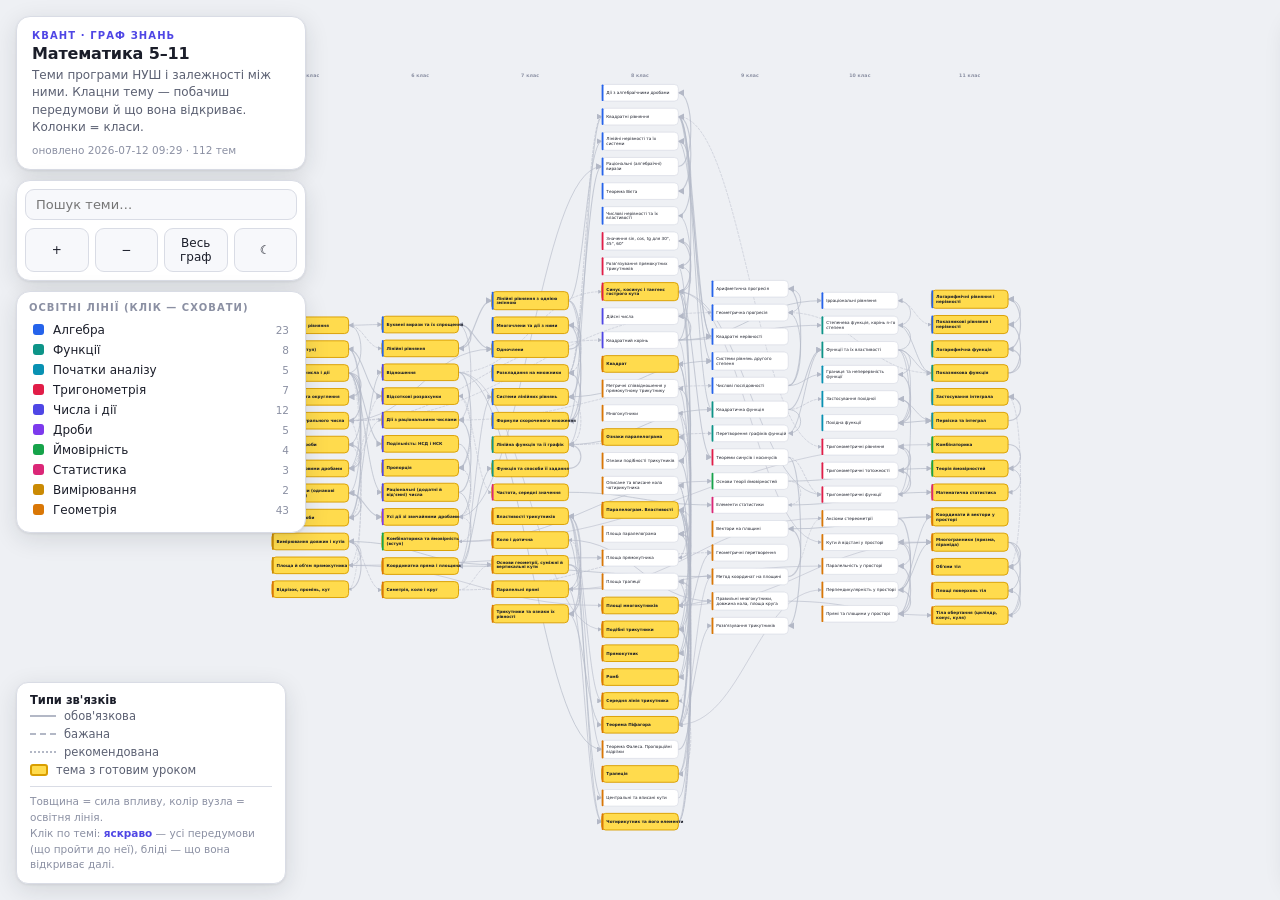
<file: math.html>
<!doctype html>
<html lang="uk">
<head>
<meta charset="utf-8">
<meta name="viewport" content="width=device-width, initial-scale=1">
<title>Граф знань «Математика 5–11» — Квант</title>
</head>
<body>
<title>Граф знань «Математика 5–11» — Квант</title>
<style>
  :root {
    --bg:#eef0f4; --surface:#ffffff; --surface-2:#f7f8fb; --ink:#1a1d29;
    --muted:#5b6072; --faint:#8b90a3; --line:#d9dce5; --accent:#4f46e5;
    --edge:#b3b8c6; --shadow:0 6px 24px rgba(26,29,41,.12),0 1px 3px rgba(26,29,41,.08);
    --s-numbers:#4f46e5; --s-fractions:#7c3aed; --s-algebra:#2563eb; --s-functions:#0d9488;
    --s-calculus:#0891b2; --s-geometry:#d97706; --s-trigonometry:#e11d48;
    --s-probability:#16a34a; --s-data:#db2777; --s-measurement:#ca8a04;
    --node-stroke:#cdd1dd;
  }
  @media (prefers-color-scheme: dark){ :root{
    --bg:#0e1017; --surface:#191c26; --surface-2:#12151d; --ink:#e8eaf1;
    --muted:#9aa0b4; --faint:#6a7086; --line:#2a2e3c; --accent:#8b8bf5;
    --edge:#3a3f52; --shadow:0 8px 28px rgba(0,0,0,.45),0 1px 3px rgba(0,0,0,.4);
    --s-numbers:#8b8bf5; --s-fractions:#a78bfa; --s-algebra:#60a5fa; --s-functions:#2dd4bf;
    --s-calculus:#22d3ee; --s-geometry:#fbbf24; --s-trigonometry:#fb7185;
    --s-probability:#4ade80; --s-data:#f472b6; --s-measurement:#e3b341;
    --node-stroke:#333849;
  }}
  :root[data-theme="light"]{ --bg:#eef0f4;--surface:#ffffff;--surface-2:#f7f8fb;--ink:#1a1d29;--muted:#5b6072;--faint:#8b90a3;--line:#d9dce5;--accent:#4f46e5;--edge:#b3b8c6;--shadow:0 6px 24px rgba(26,29,41,.12),0 1px 3px rgba(26,29,41,.08);--s-numbers:#4f46e5;--s-fractions:#7c3aed;--s-algebra:#2563eb;--s-functions:#0d9488;--s-calculus:#0891b2;--s-geometry:#d97706;--s-trigonometry:#e11d48;--s-probability:#16a34a;--s-data:#db2777;--s-measurement:#ca8a04;--node-stroke:#cdd1dd; }
  :root[data-theme="dark"]{ --bg:#0e1017;--surface:#191c26;--surface-2:#12151d;--ink:#e8eaf1;--muted:#9aa0b4;--faint:#6a7086;--line:#2a2e3c;--accent:#8b8bf5;--edge:#3a3f52;--shadow:0 8px 28px rgba(0,0,0,.45),0 1px 3px rgba(0,0,0,.4);--s-numbers:#8b8bf5;--s-fractions:#a78bfa;--s-algebra:#60a5fa;--s-functions:#2dd4bf;--s-calculus:#22d3ee;--s-geometry:#fbbf24;--s-trigonometry:#fb7185;--s-probability:#4ade80;--s-data:#f472b6;--s-measurement:#e3b341;--node-stroke:#333849; }

  *{box-sizing:border-box;} html,body{height:100%;margin:0;}
  body{background:var(--bg);color:var(--ink);font-family:system-ui,-apple-system,"Segoe UI",Roboto,sans-serif;overflow:hidden;-webkit-font-smoothing:antialiased;}
  #app{position:fixed;inset:0;}
  svg#graph{width:100%;height:100%;display:block;touch-action:none;cursor:grab;}
  svg#graph.panning{cursor:grabbing;}

  .toolbar{position:absolute;top:16px;left:16px;z-index:5;display:flex;flex-direction:column;gap:10px;width:290px;max-width:calc(100vw - 32px);}
  .card{background:var(--surface);border:1px solid var(--line);border-radius:14px;box-shadow:var(--shadow);}
  .titlecard{padding:13px 15px;}
  .titlecard h1{margin:0;font-size:16px;letter-spacing:-.01em;}
  .titlecard p{margin:4px 0 0;font-size:12px;color:var(--muted);line-height:1.45;}
  .buildtag{margin-top:7px;font-size:10.5px;color:var(--faint);font-variant-numeric:tabular-nums;}
  .eyebrow{font-size:10px;text-transform:uppercase;letter-spacing:.11em;color:var(--accent);font-weight:600;margin-bottom:3px;}
  .searchrow{display:flex;padding:8px;gap:6px;}
  .searchrow input{flex:1;font:inherit;font-size:13px;padding:7px 10px;border:1px solid var(--line);border-radius:9px;background:var(--surface-2);color:var(--ink);}
  .searchrow input:focus{outline:2px solid var(--accent);outline-offset:1px;}
  .controls{display:flex;gap:6px;padding:0 8px 8px;}
  .controls button{flex:1;font:inherit;font-size:12px;font-weight:500;background:var(--surface-2);color:var(--ink);border:1px solid var(--line);border-radius:9px;padding:7px 4px;cursor:pointer;}
  .controls button:hover{border-color:var(--accent);}
  .controls button:focus-visible{outline:2px solid var(--accent);outline-offset:2px;}

  .strands{padding:10px 12px 12px;max-height:38vh;overflow:auto;}
  .strands h2{margin:0 0 7px;font-size:10px;text-transform:uppercase;letter-spacing:.1em;color:var(--faint);font-weight:600;}
  .srow{display:flex;align-items:center;gap:9px;font-size:12px;padding:3px 4px;border-radius:7px;cursor:pointer;color:var(--ink);user-select:none;}
  .srow:hover{background:var(--surface-2);}
  .srow.off{opacity:.4;}
  .srow .dot{width:11px;height:11px;border-radius:3px;flex:none;}
  .srow .cnt{margin-left:auto;font-size:10.5px;color:var(--faint);font-variant-numeric:tabular-nums;}

  .legend2{position:absolute;bottom:16px;left:16px;z-index:5;background:var(--surface);border:1px solid var(--line);border-radius:12px;box-shadow:var(--shadow);padding:10px 13px;font-size:11.5px;color:var(--muted);max-width:270px;}
  .legend2 b{color:var(--ink);font-weight:600;}
  .legend2 .lrow{display:flex;align-items:center;gap:8px;padding:2px 0;}
  .legend2 .ln{width:26px;height:0;border-top:2px solid var(--edge);flex:none;}
  .legend2 .hint{margin-top:7px;padding-top:7px;border-top:1px solid var(--line);font-size:10.5px;color:var(--faint);line-height:1.5;}

  .panel{position:absolute;top:16px;right:16px;bottom:16px;z-index:6;width:322px;max-width:calc(100vw - 32px);background:var(--surface);border:1px solid var(--line);border-radius:16px;box-shadow:var(--shadow);display:flex;flex-direction:column;transform:translateX(calc(100% + 24px));transition:transform .28s cubic-bezier(.4,0,.2,1);overflow:hidden;}
  .panel.open{transform:none;}
  @media (prefers-reduced-motion:reduce){.panel{transition:none;}}
  .phead{padding:17px 18px 13px;border-bottom:1px solid var(--line);position:relative;}
  .phead .chips{display:flex;gap:6px;margin-bottom:8px;flex-wrap:wrap;}
  .phead .chip{font-size:11px;font-weight:600;padding:3px 9px;border-radius:999px;color:#fff;}
  .phead .chip.grade{background:var(--surface-2);color:var(--muted);border:1px solid var(--line);}
  .phead h3{margin:0;font-size:17px;line-height:1.25;letter-spacing:-.01em;padding-right:28px;}
  .pclose{position:absolute;top:13px;right:13px;width:26px;height:26px;border:1px solid var(--line);background:var(--surface-2);border-radius:8px;cursor:pointer;color:var(--muted);font-size:14px;display:grid;place-items:center;}
  .pclose:hover{color:var(--ink);border-color:var(--accent);}
  .pbody{padding:15px 18px 20px;overflow-y:auto;}
  .metrics{display:grid;grid-template-columns:1fr 1fr 1fr;gap:8px;margin-bottom:16px;}
  .metric{background:var(--surface-2);border:1px solid var(--line);border-radius:10px;padding:8px 9px;}
  .metric .k{font-size:9.5px;text-transform:uppercase;letter-spacing:.05em;color:var(--faint);}
  .metric .v{font-size:14px;font-weight:600;margin-top:2px;font-variant-numeric:tabular-nums;}
  .slabel{font-size:10px;text-transform:uppercase;letter-spacing:.09em;color:var(--faint);font-weight:600;margin:16px 0 8px;}
  ul.clean{list-style:none;margin:0;padding:0;display:flex;flex-direction:column;gap:6px;}
  ul.clean.bul li{position:relative;padding-left:15px;font-size:12.5px;color:var(--muted);line-height:1.4;}
  ul.clean.bul li::before{content:"";position:absolute;left:2px;top:7px;width:5px;height:5px;border-radius:50%;background:var(--accent);}
  .lnode{display:flex;align-items:stretch;gap:8px;width:100%;text-align:left;background:var(--surface-2);border:1px solid var(--line);border-radius:9px;padding:8px 10px;cursor:pointer;font:inherit;color:var(--ink);}
  .lnode:hover{border-color:var(--accent);background:var(--surface);}
  .lnode:focus-visible{outline:2px solid var(--accent);outline-offset:1px;}
  .lnode .bar{width:4px;border-radius:3px;flex:none;}
  .lnode .lt{flex:1;font-size:12.5px;line-height:1.3;}
  .lnode .meta{font-size:10.5px;color:var(--faint);margin-top:2px;font-variant-numeric:tabular-nums;}
  .empty{font-size:12px;color:var(--faint);font-style:italic;}
  .pathwrap{display:flex;flex-wrap:wrap;gap:6px;}
  .pchip{font:inherit;font-size:11.5px;color:var(--ink);background:var(--surface-2);border:1px solid var(--line);border-left:3px solid var(--c,var(--accent));border-radius:7px;padding:5px 9px;cursor:pointer;line-height:1.2;text-align:left;}
  .pchip:hover{border-color:var(--accent);background:var(--surface);}
  .pchip:focus-visible{outline:2px solid var(--accent);outline-offset:1px;}
  .pchip b{color:var(--faint);font-weight:700;margin-right:4px;font-variant-numeric:tabular-nums;}
  .pathmeta{font-size:11.5px;color:var(--faint);margin-top:8px;font-variant-numeric:tabular-nums;}

  .edge{fill:none;transition:opacity .18s,stroke-width .18s;}
  .node-rect{transition:opacity .18s,stroke .18s;}
  .node-g{cursor:pointer;} .node-g text{user-select:none;pointer-events:none;}
  .hidden{display:none;} .dim{opacity:.08;} .edge.dim{opacity:.05;}
  .grade-head{font-size:13px;font-weight:700;fill:var(--faint);letter-spacing:.02em;}
  .node-title{font-size:11.5px;font-weight:500;} .node-badge{font-size:9px;font-weight:700;}
  .node-g.has-lesson .node-title{fill:#1a1d29!important;font-weight:700;}
  @media (max-width:760px){ .strands,.legend2{display:none;} .toolbar{width:210px;} .panel{width:calc(100vw - 32px);} }

  /* --- Кнопка «Відкрити урок» в панелі --- */
  .open-lesson{display:flex;align-items:center;justify-content:center;gap:8px;width:100%;margin:2px 0 4px;padding:11px 14px;font:inherit;font-size:14px;font-weight:600;color:#fff;background:var(--accent);border:none;border-radius:11px;cursor:pointer;box-shadow:var(--shadow);}
  .open-lesson:hover{filter:brightness(1.06);}
  .open-lesson:focus-visible{outline:2px solid var(--ink);outline-offset:2px;}

  /* --- Модальне вікно уроку --- */
  .lesson-modal{position:fixed;inset:0;z-index:20;background:rgba(10,12,20,.55);backdrop-filter:blur(3px);display:none;align-items:flex-start;justify-content:center;padding:24px 16px;overflow:auto;}
  .lesson-modal.open{display:flex;}
  /* Повна сторінка-урок (дизайн pifagor) у fullscreen-iframe — стилі ізольовані */
  .lesson-frame{position:fixed;inset:0;z-index:30;background:var(--bg);display:none;}
  .lesson-frame.open{display:block;}
  .lesson-frame iframe{width:100%;height:100%;border:none;display:block;}
  .lesson-sheet{background:var(--bg);border:1px solid var(--line);border-radius:18px;box-shadow:0 24px 70px rgba(0,0,0,.4);width:100%;max-width:1000px;margin:auto;overflow:hidden;display:flex;flex-direction:column;max-height:calc(100vh - 48px);}
  /* Розкладка «як pifagor»: дві білі картки (степер + контент) на лавандовому тлі */
  .lesson-body-row{display:flex;align-items:stretch;flex:1;min-height:0;gap:14px;padding:14px;}
  .lesson-stepper{flex:none;width:216px;align-self:stretch;overflow-y:auto;background:var(--surface);border:1px solid var(--line);border-radius:16px;padding:16px 12px;box-shadow:var(--shadow);}
  .ls-steptitle{font-size:10px;text-transform:uppercase;letter-spacing:.11em;color:var(--faint);font-weight:700;margin:2px 0 12px 8px;}
  .ls-steplist{position:relative;display:flex;flex-direction:column;gap:2px;}
  .ls-steplist::before{content:'';position:absolute;left:18px;top:16px;bottom:16px;width:2px;background:var(--line);z-index:0;}
  .ls-step{position:relative;display:flex;align-items:center;gap:11px;width:100%;text-align:left;font:inherit;color:var(--muted);background:none;border:none;padding:8px 10px 8px 34px;border-radius:10px;cursor:pointer;transition:background .12s,color .12s;}
  .ls-step:hover{background:var(--surface-2);}
  .ls-dot{position:absolute;left:12px;top:50%;transform:translateY(-50%);width:12px;height:12px;border-radius:50%;border:2px solid var(--edge);background:var(--surface);z-index:1;transition:background .15s,border-color .15s,box-shadow .15s;}
  .ls-step .ls-ic{font-size:15px;flex:none;line-height:1;}
  .ls-step .ls-lb{font-size:13px;font-weight:600;}
  .ls-step.done{color:var(--muted);}
  .ls-step.done .ls-dot{background:var(--accent);border-color:var(--accent);}
  .ls-step.active{background:color-mix(in srgb,var(--accent) 13%,transparent);}
  .ls-step.active .ls-dot{background:var(--accent);border-color:var(--accent);box-shadow:0 0 0 4px color-mix(in srgb,var(--accent) 18%,transparent);}
  .ls-step.active .ls-lb{color:var(--accent);font-weight:700;}
  .ls-step.upcoming{color:var(--faint);}
  .ls-step.empty .ls-lb{opacity:.6;}
  .ls-step.empty.active .ls-lb{opacity:1;}
  .ls-empty{color:var(--faint);font-style:italic;font-size:14px;margin:12px 0 4px;}
  .ls-stage{scroll-margin-top:14px;}
  .ls-stage+.ls-stage{margin-top:24px;padding-top:22px;border-top:1px solid var(--line);}
  .ls-overline{display:flex;align-items:center;gap:8px;font-size:10.5px;font-weight:700;text-transform:uppercase;letter-spacing:.1em;color:var(--accent);margin:6px 0 6px;}
  .ls-overline::before{content:'';width:7px;height:7px;border-radius:50%;background:var(--accent);flex:none;}
  .ls-stage.empty .ls-overline{opacity:.6;}
  .ls-lesson-title{font-size:26px;line-height:1.15;letter-spacing:-.01em;margin:2px 0 8px;color:var(--ink);}
  @media (max-width:760px){
    .lesson-body-row{flex-direction:column;padding:10px;gap:10px;}
    .lesson-stepper{width:auto;overflow-y:visible;}
    .ls-steplist{flex-direction:row;flex-wrap:wrap;gap:4px;}
    .ls-steplist::before{display:none;}
    .ls-step{width:auto;padding:6px 10px;}
    .ls-dot{display:none;}
  }
  .lesson-topbar{flex:none;display:flex;align-items:flex-start;justify-content:space-between;gap:16px;padding:18px 22px;background:var(--surface);border-bottom:1px solid var(--line);}
  .lesson-sub{font-size:11px;text-transform:uppercase;letter-spacing:.1em;color:var(--accent);font-weight:700;}
  .lesson-topbar h2{margin:3px 0 0;font-size:22px;letter-spacing:-.01em;}
  .lesson-close{flex:none;width:34px;height:34px;border:1px solid var(--line);background:var(--surface-2);border-radius:10px;cursor:pointer;color:var(--muted);font-size:16px;display:grid;place-items:center;}
  .lesson-close:hover{color:var(--ink);border-color:var(--accent);}
  .lesson-scroll{flex:1;min-width:0;overflow-y:auto;background:var(--surface);border:1px solid var(--line);border-radius:16px;box-shadow:var(--shadow);padding:20px 30px 34px;}
  .lesson-scroll p{line-height:1.65;font-size:15.5px;color:var(--ink);margin:14px 0;}
  .lesson-scroll .muted{color:var(--muted);}
  .lesson-scroll code{background:var(--surface-2);border:1px solid var(--line);border-radius:5px;padding:1px 6px;font-family:ui-monospace,"Cascadia Code",Consolas,monospace;font-size:.92em;color:var(--accent);}
  .lesson-scroll ol,.lesson-scroll ul{line-height:1.6;font-size:15px;padding-left:22px;}
  .lesson-scroll li{margin:6px 0;}
  .fig{margin:20px 0;padding:16px;background:var(--surface);border:1px solid var(--line);border-radius:14px;text-align:center;}
  .fig svg{max-width:100%;height:auto;}
  .fig figcaption{margin-top:10px;font-size:13px;color:var(--muted);line-height:1.5;text-align:left;}
  .callout{margin:20px 0;padding:14px 16px;border-radius:12px;border:1px solid var(--line);border-left-width:4px;background:var(--surface);}
  .callout h4{margin:0 0 6px;font-size:14px;}
  .callout.rule{border-left-color:var(--accent);}
  .callout.tip{border-left-color:var(--s-functions);}
  .callout.warn{border-left-color:var(--s-recommended,#d97706);border-left-color:var(--s-geometry);}
  .example{margin:20px 0;padding:16px 18px;background:var(--surface-2);border:1px solid var(--line);border-radius:14px;}
  .example .ex-title{font-size:13px;font-weight:700;text-transform:uppercase;letter-spacing:.05em;color:var(--accent);}
  .example .ex-intro{margin:6px 0 12px;font-size:15px;}
  .ex-steps{display:flex;flex-direction:column;gap:2px;margin:0;padding:0;list-style:none;}
  .ex-step{display:grid;grid-template-columns:minmax(110px,auto) 1fr;gap:14px;align-items:baseline;padding:7px 0;border-top:1px dashed var(--line);}
  .ex-step:first-child{border-top:none;}
  .ex-expr{font-size:16px;font-weight:600;color:var(--ink);}
  /* Формули (легкий LaTeX-рендер) */
  .msqrt{display:inline-flex;align-items:flex-start;white-space:nowrap;}
  .msqrt>.mrad{font-size:1.28em;line-height:.9;margin-right:1px;}
  .msqrt>.mradx{border-top:1.6px solid currentColor;padding:.14em .28em 0 .12em;}
  .mfrac{display:inline-flex;flex-direction:column;vertical-align:middle;text-align:center;margin:0 .18em;font-size:.94em;}
  .mfrac>.mnum{border-bottom:1.6px solid currentColor;padding:0 .38em .05em;}
  .mfrac>.mden{padding:.05em .38em 0;}
  .lesson-scroll sup{font-size:.72em;line-height:0;}
  .lesson-scroll sub{font-size:.72em;line-height:0;}
  .ex-note{font-size:12.5px;color:var(--muted);}
  .ex-answer{margin-top:12px;padding:9px 13px;background:var(--accent);color:#fff;border-radius:9px;font-weight:600;font-size:14.5px;display:inline-block;}
  /* --- Квіз --- */
  .quiz{margin-top:28px;padding-top:20px;border-top:2px solid var(--line);}
  .quiz h3{font-size:18px;margin:0 0 4px;}
  .quiz .qsub{font-size:13px;color:var(--muted);margin:0 0 16px;}
  .qcard{margin:14px 0;padding:15px 16px;border:1px solid var(--line);border-radius:13px;background:var(--surface);}
  .qcard .qq{font-weight:600;font-size:15px;margin:0 0 11px;line-height:1.45;}
  .qopts{display:flex;flex-direction:column;gap:8px;}
  .qopt{display:flex;align-items:center;gap:10px;padding:10px 12px;border:1.5px solid var(--line);border-radius:10px;cursor:pointer;font-size:14.5px;transition:border-color .12s,background .12s;}
  .qopt:hover{border-color:var(--accent);}
  .qopt input{accent-color:var(--accent);width:16px;height:16px;flex:none;}
  .qopt.correct{border-color:#16a34a;background:rgba(22,163,74,.12);font-weight:600;}
  .qopt.wrong{border-color:#dc2626;background:rgba(220,38,38,.10);}
  .qopt input:disabled{cursor:default;}
  .qexplain{margin-top:10px;font-size:13.5px;color:var(--muted);line-height:1.55;display:none;}
  .qexplain.show{display:block;}
  .qexplain.ok{color:#16a34a;}
  .qexplain b{color:var(--ink);}
  .quiz-progress{height:8px;background:var(--surface-2);border:1px solid var(--line);border-radius:99px;overflow:hidden;margin:4px 0 18px;}
  .quiz-bar{height:100%;width:0;background:linear-gradient(90deg,var(--accent),#16a34a);border-radius:99px;transition:width .35s ease;}
  .quiz-actions{display:flex;align-items:center;gap:14px;margin-top:18px;flex-wrap:wrap;}
  .quiz-check{padding:11px 22px;font:inherit;font-size:15px;font-weight:600;color:#fff;background:var(--accent);border:none;border-radius:11px;cursor:pointer;}
  .quiz-check:hover{filter:brightness(1.06);}
  .quiz-score{font-size:14px;font-weight:500;color:var(--muted);}
  .quiz-done{margin-top:16px;padding:16px 18px;border-radius:13px;background:rgba(22,163,74,.12);border:1px solid #16a34a;font-size:15.5px;line-height:1.5;}
  @media (prefers-reduced-motion:reduce){.qopt,.quiz-bar{transition:none;}}
</style>

<div id="app">
  <svg id="graph" role="application" aria-label="Граф знань з математики 5–11 класи">
    <defs>
      <marker id="arrow" viewBox="0 0 8 8" refX="7" refY="4" markerWidth="6" markerHeight="6" orient="auto-start-reverse">
        <path d="M0,0 L8,4 L0,8 z" fill="context-stroke"></path>
      </marker>
    </defs>
  </svg>

  <div class="toolbar">
    <div class="card titlecard">
      <div class="eyebrow">Квант · Граф знань</div>
      <h1>Математика 5–11</h1>
      <p>Теми програми НУШ і залежності між ними. Клацни тему — побачиш передумови й що вона відкриває. Колонки = класи.</p>
      <div class="buildtag">оновлено 2026-07-12 09:29 · 112 тем</div>
    </div>
    <div class="card">
      <div class="searchrow"><input id="search" type="search" placeholder="Пошук теми…" autocomplete="off"></div>
      <div class="controls">
        <button id="zoomIn" title="Збільшити">+</button>
        <button id="zoomOut" title="Зменшити">−</button>
        <button id="reset" title="Показати весь граф">Весь граф</button>
        <button id="theme" title="Тема">☾</button>
      </div>
    </div>
    <div class="card strands" id="strands"><h2>Освітні лінії (клік — сховати)</h2></div>
  </div>

  <div class="legend2">
    <b>Типи зв'язків</b>
    <div class="lrow"><span class="ln" style="border-top-style:solid"></span> обов'язкова</div>
    <div class="lrow"><span class="ln" style="border-top-style:dashed"></span> бажана</div>
    <div class="lrow"><span class="ln" style="border-top-style:dotted"></span> рекомендована</div>
    <div class="lrow"><span class="ln" style="border-top:none;width:18px;height:12px;border-radius:3px;background:#ffdb4d;border:2px solid #d99e00"></span> тема з готовим уроком</div>
    <div class="hint">Товщина = сила впливу, колір вузла = освітня лінія.<br>Клік по темі: <b style="color:var(--accent)">яскраво</b> — усі передумови (що пройти до неї), бліді — що вона відкриває далі.</div>
  </div>

  <aside class="panel" id="panel" aria-live="polite">
    <div class="phead">
      <button class="pclose" id="pclose" aria-label="Закрити">✕</button>
      <div class="chips"><span class="chip grade" id="pGrade"></span><span class="chip" id="pStrand"></span></div>
      <h3 id="pTitle"></h3>
    </div>
    <div class="pbody" id="pbody"></div>
  </aside>

  <div class="lesson-modal" id="lessonModal" role="dialog" aria-modal="true" aria-label="Урок">
    <div class="lesson-sheet">
      <div class="lesson-topbar">
        <div class="lesson-heads"><div class="lesson-sub" id="lsSub"></div><h2 id="lsTitle"></h2></div>
        <button class="lesson-close" id="lsClose" aria-label="Закрити урок">✕</button>
      </div>
      <div class="lesson-body-row">
        <aside class="lesson-stepper" id="lsSteps" aria-label="Етапи уроку"></aside>
        <div class="lesson-scroll" id="lsBody"></div>
      </div>
    </div>
  </div>
  <div class="lesson-frame" id="lessonFrame"><iframe id="lfIframe" title="Урок" loading="lazy"></iframe></div>
</div>

<script>
const GRAPH = {"name":"Математика 5–11 (НУШ)","nodes":[{"id":"n5-natural","title":"Натуральні числа і дії","grade":5,"strand":"numbers","difficulty":1,"minutes":45,"threshold":0.8,"comp":["Виконує дії з натуральними числами"]},{"id":"n5-order-round","title":"Порівняння та округлення","grade":5,"strand":"numbers","difficulty":1,"minutes":40,"threshold":0.8,"comp":["Порівнює й округлює числа"]},{"id":"n5-powers-nat","title":"Степінь натурального числа","grade":5,"strand":"numbers","difficulty":2,"minutes":45,"threshold":0.8,"comp":["Підносить до степеня з натуральним показником"]},{"id":"n5-frac-common","title":"Звичайні дроби","grade":5,"strand":"fractions","difficulty":2,"minutes":50,"threshold":0.8,"comp":["Читає й записує звичайні дроби"]},{"id":"n5-frac-addsub-like","title":"Дії з дробами (однакові знаменники)","grade":5,"strand":"fractions","difficulty":2,"minutes":50,"threshold":0.8,"comp":["Додає й віднімає дроби з однаковими знаменниками"]},{"id":"n5-decimals","title":"Десяткові дроби","grade":5,"strand":"fractions","difficulty":2,"minutes":50,"threshold":0.8,"comp":["Читає й записує десяткові дроби"]},{"id":"n5-dec-ops","title":"Дії з десятковими дробами","grade":5,"strand":"fractions","difficulty":2,"minutes":55,"threshold":0.8,"comp":["Виконує дії з десятковими дробами"]},{"id":"n5-percent-intro","title":"Відсотки (вступ)","grade":5,"strand":"numbers","difficulty":2,"minutes":50,"threshold":0.8,"comp":["Знаходить відсоток від числа"]},{"id":"n5-geo-basic","title":"Відрізок, промінь, кут","grade":5,"strand":"geometry","difficulty":1,"minutes":45,"threshold":0.8,"comp":["Розрізняє й будує основні геометричні фігури"]},{"id":"n5-geo-measure","title":"Вимірювання довжин і кутів","grade":5,"strand":"measurement","difficulty":2,"minutes":45,"threshold":0.8,"comp":["Вимірює довжини й градусні міри кутів"]},{"id":"n5-area-rect","title":"Площа й об'єм прямокутника","grade":5,"strand":"measurement","difficulty":2,"minutes":50,"threshold":0.8,"comp":["Обчислює площу прямокутника й об'єм прямокутного паралелепіпеда"]},{"id":"n5-equations-simple","title":"Найпростіші рівняння","grade":5,"strand":"algebra","difficulty":2,"minutes":45,"threshold":0.8,"comp":["Розв'язує рівняння на основі залежностей між компонентами дій"]},{"id":"n6-divisibility","title":"Подільність: НСД і НСК","grade":6,"strand":"numbers","difficulty":3,"minutes":55,"threshold":0.8,"comp":["Знаходить НСД і НСК, застосовує ознаки подільності"]},{"id":"n6-frac-ops-full","title":"Усі дії зі звичайними дробами","grade":6,"strand":"fractions","difficulty":3,"minutes":60,"threshold":0.8,"comp":["Виконує всі дії зі звичайними дробами"]},{"id":"n6-ratio","title":"Відношення","grade":6,"strand":"numbers","difficulty":3,"minutes":45,"threshold":0.8,"comp":["Розуміє відношення двох чисел"]},{"id":"n6-proportion","title":"Пропорція","grade":6,"strand":"numbers","difficulty":3,"minutes":55,"threshold":0.8,"comp":["Розв'язує пропорції"]},{"id":"n6-percent","title":"Відсоткові розрахунки","grade":6,"strand":"numbers","difficulty":3,"minutes":55,"threshold":0.8,"comp":["Розв'язує задачі на відсотки"]},{"id":"n6-rational-neg","title":"Раціональні (додатні й від'ємні) числа","grade":6,"strand":"numbers","difficulty":3,"minutes":50,"threshold":0.8,"comp":["Розуміє від'ємні числа й модуль"]},{"id":"n6-rational-ops","title":"Дії з раціональними числами","grade":6,"strand":"numbers","difficulty":3,"minutes":55,"threshold":0.8,"comp":["Виконує дії з раціональними числами"]},{"id":"n6-coordinate","title":"Координатна пряма і площина","grade":6,"strand":"geometry","difficulty":2,"minutes":45,"threshold":0.8,"comp":["Позначає точки за координатами"]},{"id":"n6-expr-intro","title":"Буквені вирази та їх спрощення","grade":6,"strand":"algebra","difficulty":3,"minutes":50,"threshold":0.8,"comp":["Спрощує буквені вирази"]},{"id":"n6-linear-eq","title":"Лінійні рівняння","grade":6,"strand":"algebra","difficulty":3,"minutes":55,"threshold":0.8,"comp":["Розв'язує лінійні рівняння"]},{"id":"n6-geo-symmetry","title":"Симетрія, коло і круг","grade":6,"strand":"geometry","difficulty":2,"minutes":45,"threshold":0.8,"comp":["Будує симетричні фігури, розуміє коло і круг"]},{"id":"n6-prob-intro","title":"Комбінаторика та ймовірність (вступ)","grade":6,"strand":"probability","difficulty":2,"minutes":45,"threshold":0.8,"comp":["Розв'язує найпростіші комбінаторні задачі"]},{"id":"a7-monomials","title":"Одночлени","grade":7,"strand":"algebra","difficulty":3,"minutes":50,"threshold":0.8,"comp":["Виконує дії з одночленами"]},{"id":"a7-polynomials","title":"Многочлени та дії з ними","grade":7,"strand":"algebra","difficulty":3,"minutes":60,"threshold":0.8,"comp":["Додає, віднімає й множить многочлени"]},{"id":"a7-formulas","title":"Формули скороченого множення","grade":7,"strand":"algebra","difficulty":4,"minutes":60,"threshold":0.8,"comp":["Застосовує формули скороченого множення"]},{"id":"a7-factoring","title":"Розкладання на множники","grade":7,"strand":"algebra","difficulty":4,"minutes":60,"threshold":0.8,"comp":["Розкладає многочлен на множники"]},{"id":"a7-linear-eq","title":"Лінійні рівняння з однією змінною","grade":7,"strand":"algebra","difficulty":3,"minutes":50,"threshold":0.8,"comp":["Розв'язує лінійні рівняння з однією змінною"]},{"id":"a7-linear-systems","title":"Системи лінійних рівнянь","grade":7,"strand":"algebra","difficulty":4,"minutes":65,"threshold":0.8,"comp":["Розв'язує системи двох лінійних рівнянь"]},{"id":"a7-func-intro","title":"Функція та способи її задання","grade":7,"strand":"functions","difficulty":3,"minutes":50,"threshold":0.8,"comp":["Розуміє поняття функції, області визначення й значень"]},{"id":"a7-linear-func","title":"Лінійна функція та її графік","grade":7,"strand":"functions","difficulty":3,"minutes":55,"threshold":0.8,"comp":["Будує й досліджує графік лінійної функції"]},{"id":"a7-stat-intro","title":"Частота, середні значення","grade":7,"strand":"data","difficulty":2,"minutes":45,"threshold":0.8,"comp":["Обчислює частоту й середнє арифметичне"]},{"id":"g7-basics","title":"Основи геометрії, суміжні й вертикальні кути","grade":7,"strand":"geometry","difficulty":3,"minutes":50,"threshold":0.8,"comp":["Застосовує властивості кутів"]},{"id":"g7-triangles","title":"Трикутники та ознаки їх рівності","grade":7,"strand":"geometry","difficulty":3,"minutes":60,"threshold":0.8,"comp":["Доводить рівність трикутників"]},{"id":"g7-parallel","title":"Паралельні прямі","grade":7,"strand":"geometry","difficulty":3,"minutes":50,"threshold":0.8,"comp":["Застосовує ознаки й властивості паралельних прямих"]},{"id":"g7-triangle-props","title":"Властивості трикутників","grade":7,"strand":"geometry","difficulty":3,"minutes":55,"threshold":0.8,"comp":["Застосовує суму кутів і нерівність трикутника"]},{"id":"g7-circle7","title":"Коло і дотична","grade":7,"strand":"geometry","difficulty":3,"minutes":50,"threshold":0.8,"comp":["Застосовує властивості кола й дотичної"]},{"id":"a8-rational-expr","title":"Раціональні (алгебраїчні) вирази","grade":8,"strand":"algebra","difficulty":4,"minutes":60,"threshold":0.8,"comp":["Перетворює алгебраїчні дроби"]},{"id":"a8-rational-ops","title":"Дії з алгебраїчними дробами","grade":8,"strand":"algebra","difficulty":4,"minutes":65,"threshold":0.8,"comp":["Виконує дії з алгебраїчними дробами"]},{"id":"a8-roots","title":"Квадратний корінь","grade":8,"strand":"numbers","difficulty":4,"minutes":55,"threshold":0.8,"comp":["Обчислює й перетворює квадратні корені"]},{"id":"a8-real-numbers","title":"Дійсні числа","grade":8,"strand":"numbers","difficulty":3,"minutes":45,"threshold":0.8,"comp":["Розуміє множину дійсних чисел"]},{"id":"a8-quadratic-eq","title":"Квадратні рівняння","grade":8,"strand":"algebra","difficulty":4,"minutes":65,"threshold":0.8,"comp":["Розв'язує квадратні рівняння"]},{"id":"a8-vieta","title":"Теорема Вієта","grade":8,"strand":"algebra","difficulty":4,"minutes":45,"threshold":0.8,"comp":["Застосовує теорему Вієта"]},{"id":"a8-inequalities","title":"Числові нерівності та їх властивості","grade":8,"strand":"algebra","difficulty":3,"minutes":50,"threshold":0.8,"comp":["Застосовує властивості числових нерівностей"]},{"id":"a8-linear-ineq","title":"Лінійні нерівності та їх системи","grade":8,"strand":"algebra","difficulty":4,"minutes":60,"threshold":0.8,"comp":["Розв'язує лінійні нерівності та системи"]},{"id":"g8-quadrilaterals","title":"Чотирикутник та його елементи","grade":8,"strand":"geometry","difficulty":3,"minutes":50,"threshold":0.8,"comp":["Класифікує чотирикутники"]},{"id":"g8-parallelogram","title":"Паралелограм. Властивості","grade":8,"strand":"geometry","difficulty":3,"minutes":60,"threshold":0.8,"comp":["Застосовує властивості паралелограма, ромба, прямокутника"]},{"id":"g8-thales-similar","title":"Подібні трикутники","grade":8,"strand":"geometry","difficulty":4,"minutes":65,"threshold":0.8,"comp":["Застосовує подібність трикутників"]},{"id":"g8-pythagoras","title":"Теорема Піфагора","grade":8,"strand":"geometry","difficulty":4,"minutes":55,"threshold":0.8,"comp":["Застосовує теорему Піфагора"]},{"id":"g8-trig-right","title":"Синус, косинус і тангенс гострого кута","grade":8,"strand":"trigonometry","difficulty":4,"minutes":60,"threshold":0.8,"comp":["Використовує синус, косинус, тангенс гострого кута"]},{"id":"g8-area-poly","title":"Площі многокутників","grade":8,"strand":"geometry","difficulty":3,"minutes":55,"threshold":0.8,"comp":["Обчислює площі трикутників і чотирикутників"]},{"id":"a9-quadratic-ineq","title":"Квадратні нерівності","grade":9,"strand":"algebra","difficulty":4,"minutes":60,"threshold":0.8,"comp":["Розв'язує квадратні нерівності"]},{"id":"a9-quadratic-func","title":"Квадратична функція","grade":9,"strand":"functions","difficulty":4,"minutes":65,"threshold":0.8,"comp":["Будує й досліджує параболу"]},{"id":"a9-func-transform","title":"Перетворення графіків функцій","grade":9,"strand":"functions","difficulty":4,"minutes":55,"threshold":0.8,"comp":["Виконує перетворення графіків"]},{"id":"a9-systems-nonlinear","title":"Системи рівнянь другого степеня","grade":9,"strand":"algebra","difficulty":4,"minutes":65,"threshold":0.8,"comp":["Розв'язує системи нелінійних рівнянь"]},{"id":"a9-sequences","title":"Числові послідовності","grade":9,"strand":"algebra","difficulty":3,"minutes":50,"threshold":0.8,"comp":["Задає й досліджує послідовності"]},{"id":"a9-arith-prog","title":"Арифметична прогресія","grade":9,"strand":"algebra","difficulty":4,"minutes":55,"threshold":0.8,"comp":["Застосовує формули арифметичної прогресії"]},{"id":"a9-geo-prog","title":"Геометрична прогресія","grade":9,"strand":"algebra","difficulty":4,"minutes":55,"threshold":0.8,"comp":["Застосовує формули геометричної прогресії"]},{"id":"a9-prob","title":"Основи теорії ймовірностей","grade":9,"strand":"probability","difficulty":3,"minutes":50,"threshold":0.8,"comp":["Обчислює ймовірність випадкової події"]},{"id":"a9-stat","title":"Елементи статистики","grade":9,"strand":"data","difficulty":3,"minutes":45,"threshold":0.8,"comp":["Опрацьовує статистичні дані"]},{"id":"g9-trig-any","title":"Теореми синусів і косинусів","grade":9,"strand":"trigonometry","difficulty":4,"minutes":60,"threshold":0.8,"comp":["Застосовує теореми синусів і косинусів"]},{"id":"g9-solving-triangles","title":"Розв'язування трикутників","grade":9,"strand":"geometry","difficulty":4,"minutes":60,"threshold":0.8,"comp":["Розв'язує довільні трикутники"]},{"id":"g9-coordinates","title":"Метод координат на площині","grade":9,"strand":"geometry","difficulty":3,"minutes":55,"threshold":0.8,"comp":["Застосовує формули відстані й рівняння прямої/кола"]},{"id":"g9-vectors","title":"Вектори на площині","grade":9,"strand":"geometry","difficulty":4,"minutes":60,"threshold":0.8,"comp":["Виконує дії з векторами"]},{"id":"g9-circle-poly","title":"Правильні многокутники, довжина кола, площа круга","grade":9,"strand":"geometry","difficulty":3,"minutes":55,"threshold":0.8,"comp":["Обчислює довжину кола й площу круга"]},{"id":"g9-transformations","title":"Геометричні перетворення","grade":9,"strand":"geometry","difficulty":3,"minutes":50,"threshold":0.8,"comp":["Виконує рухи й перетворення подібності"]},{"id":"a10-func-props","title":"Функції та їх властивості","grade":10,"strand":"functions","difficulty":4,"minutes":60,"threshold":0.8,"comp":["Досліджує парність, монотонність, екстремуми"]},{"id":"a10-power-func","title":"Степенева функція, корінь n-го степеня","grade":10,"strand":"functions","difficulty":4,"minutes":55,"threshold":0.8,"comp":["Будує степеневу функцію, оперує коренями n-го степеня"]},{"id":"a10-roots-n","title":"Ірраціональні рівняння","grade":10,"strand":"algebra","difficulty":4,"minutes":60,"threshold":0.8,"comp":["Розв'язує ірраціональні рівняння"]},{"id":"a10-trig-func","title":"Тригонометричні функції","grade":10,"strand":"trigonometry","difficulty":5,"minutes":65,"threshold":0.8,"comp":["Будує й досліджує тригонометричні функції"]},{"id":"a10-trig-identities","title":"Тригонометричні тотожності","grade":10,"strand":"trigonometry","difficulty":5,"minutes":65,"threshold":0.8,"comp":["Перетворює тригонометричні вирази"]},{"id":"a10-trig-eq","title":"Тригонометричні рівняння","grade":10,"strand":"trigonometry","difficulty":5,"minutes":70,"threshold":0.8,"comp":["Розв'язує тригонометричні рівняння"]},{"id":"a10-limits","title":"Границя та неперервність функції","grade":10,"strand":"calculus","difficulty":5,"minutes":60,"threshold":0.8,"comp":["Обчислює границі функцій"]},{"id":"a10-derivative","title":"Похідна функції","grade":10,"strand":"calculus","difficulty":5,"minutes":70,"threshold":0.8,"comp":["Знаходить похідні функцій"]},{"id":"a10-derivative-app","title":"Застосування похідної","grade":10,"strand":"calculus","difficulty":5,"minutes":70,"threshold":0.8,"comp":["Досліджує функції за допомогою похідної"]},{"id":"g10-stereo-axioms","title":"Аксіоми стереометрії","grade":10,"strand":"geometry","difficulty":3,"minutes":45,"threshold":0.8,"comp":["Застосовує аксіоми стереометрії"]},{"id":"g10-lines-planes","title":"Прямі та площини у просторі","grade":10,"strand":"geometry","difficulty":4,"minutes":60,"threshold":0.8,"comp":["Визначає взаємне розміщення прямих і площин"]},{"id":"g10-parallelism","title":"Паралельність у просторі","grade":10,"strand":"geometry","difficulty":4,"minutes":55,"threshold":0.8,"comp":["Застосовує ознаки паралельності у просторі"]},{"id":"g10-perpendicular","title":"Перпендикулярність у просторі","grade":10,"strand":"geometry","difficulty":4,"minutes":60,"threshold":0.8,"comp":["Застосовує перпендикулярність прямих і площин"]},{"id":"g10-angles-space","title":"Кути й відстані у просторі","grade":10,"strand":"geometry","difficulty":5,"minutes":65,"threshold":0.8,"comp":["Обчислює кути й відстані у просторі"]},{"id":"a11-exponential-func","title":"Показникова функція","grade":11,"strand":"functions","difficulty":4,"minutes":55,"threshold":0.8,"comp":["Досліджує показникову функцію"]},{"id":"a11-exponential-eq","title":"Показникові рівняння і нерівності","grade":11,"strand":"algebra","difficulty":5,"minutes":65,"threshold":0.8,"comp":["Розв'язує показникові рівняння й нерівності"]},{"id":"a11-log-func","title":"Логарифмічна функція","grade":11,"strand":"functions","difficulty":5,"minutes":60,"threshold":0.8,"comp":["Оперує логарифмами, досліджує логарифмічну функцію"]},{"id":"a11-log-eq","title":"Логарифмічні рівняння і нерівності","grade":11,"strand":"algebra","difficulty":5,"minutes":65,"threshold":0.8,"comp":["Розв'язує логарифмічні рівняння й нерівності"]},{"id":"a11-antiderivative","title":"Первісна та інтеграл","grade":11,"strand":"calculus","difficulty":5,"minutes":70,"threshold":0.8,"comp":["Знаходить первісні, обчислює інтеграли"]},{"id":"a11-integral-app","title":"Застосування інтеграла","grade":11,"strand":"calculus","difficulty":5,"minutes":65,"threshold":0.8,"comp":["Обчислює площі й об'єми за допомогою інтеграла"]},{"id":"a11-combinatorics","title":"Комбінаторика","grade":11,"strand":"probability","difficulty":4,"minutes":55,"threshold":0.8,"comp":["Застосовує правила комбінаторики"]},{"id":"a11-probability","title":"Теорія ймовірностей","grade":11,"strand":"probability","difficulty":4,"minutes":60,"threshold":0.8,"comp":["Обчислює ймовірності складених подій"]},{"id":"a11-statistics","title":"Математична статистика","grade":11,"strand":"data","difficulty":4,"minutes":55,"threshold":0.8,"comp":["Аналізує статистичні розподіли"]},{"id":"g11-polyhedra","title":"Многогранники (призма, піраміда)","grade":11,"strand":"geometry","difficulty":4,"minutes":65,"threshold":0.8,"comp":["Досліджує призми й піраміди"]},{"id":"g11-round-bodies","title":"Тіла обертання (циліндр, конус, куля)","grade":11,"strand":"geometry","difficulty":4,"minutes":65,"threshold":0.8,"comp":["Досліджує тіла обертання"]},{"id":"g11-volumes","title":"Об'єми тіл","grade":11,"strand":"geometry","difficulty":5,"minutes":65,"threshold":0.8,"comp":["Обчислює об'єми многогранників і тіл обертання"]},{"id":"g11-surface-area","title":"Площі поверхонь тіл","grade":11,"strand":"geometry","difficulty":4,"minutes":60,"threshold":0.8,"comp":["Обчислює площі поверхонь тіл"]},{"id":"g11-coordinates-space","title":"Координати й вектори у просторі","grade":11,"strand":"geometry","difficulty":5,"minutes":65,"threshold":0.8,"comp":["Застосовує метод координат у просторі"]},{"id":"g8g-parallelogram-signs","title":"Ознаки паралелограма","grade":8,"strand":"geometry","difficulty":3,"minutes":45,"threshold":0.8,"comp":["Застосовує ознаки паралелограма"]},{"id":"g8g-rectangle","title":"Прямокутник","grade":8,"strand":"geometry","difficulty":2,"minutes":40,"threshold":0.8,"comp":["Знає властивості прямокутника"]},{"id":"g8g-rhombus","title":"Ромб","grade":8,"strand":"geometry","difficulty":2,"minutes":40,"threshold":0.8,"comp":["Знає властивості ромба"]},{"id":"g8g-square","title":"Квадрат","grade":8,"strand":"geometry","difficulty":2,"minutes":35,"threshold":0.8,"comp":["Знає властивості квадрата"]},{"id":"g8g-midline","title":"Середня лінія трикутника","grade":8,"strand":"geometry","difficulty":3,"minutes":40,"threshold":0.8,"comp":["Застосовує властивість середньої лінії трикутника"]},{"id":"g8g-trapezoid","title":"Трапеція","grade":8,"strand":"geometry","difficulty":3,"minutes":50,"threshold":0.8,"comp":["Знає види трапецій і середню лінію трапеції"]},{"id":"g8g-inscribed-angles","title":"Центральні та вписані кути","grade":8,"strand":"geometry","difficulty":3,"minutes":50,"threshold":0.8,"comp":["Застосовує теорему про вписаний кут"]},{"id":"g8g-inscribed-circumscribed","title":"Описане та вписане кола чотирикутника","grade":8,"strand":"geometry","difficulty":4,"minutes":50,"threshold":0.8,"comp":["Застосовує умови вписаного й описаного чотирикутника"]},{"id":"g8g-thales","title":"Теорема Фалеса. Пропорційні відрізки","grade":8,"strand":"geometry","difficulty":3,"minutes":45,"threshold":0.8,"comp":["Застосовує теорему Фалеса й пропорційні відрізки"]},{"id":"g8g-similarity-signs","title":"Ознаки подібності трикутників","grade":8,"strand":"geometry","difficulty":4,"minutes":55,"threshold":0.8,"comp":["Застосовує ознаки подібності трикутників"]},{"id":"g8g-metric-relations","title":"Метричні співвідношення у прямокутному трикутнику","grade":8,"strand":"geometry","difficulty":4,"minutes":50,"threshold":0.8,"comp":["Застосовує метричні співвідношення у прямокутному трикутнику"]},{"id":"g8g-trig-values","title":"Значення sin, cos, tg для 30°, 45°, 60°","grade":8,"strand":"trigonometry","difficulty":3,"minutes":40,"threshold":0.8,"comp":["Знає значення тригонометричних функцій для 30°, 45°, 60°"]},{"id":"g8g-solving-rt","title":"Розвʼязування прямокутних трикутників","grade":8,"strand":"trigonometry","difficulty":4,"minutes":55,"threshold":0.8,"comp":["Розвʼязує прямокутні трикутники"]},{"id":"g8g-polygons","title":"Многокутники","grade":8,"strand":"geometry","difficulty":2,"minutes":40,"threshold":0.8,"comp":["Знає означення многокутника й суму його кутів"]},{"id":"g8g-area-rectangle","title":"Площа прямокутника","grade":8,"strand":"geometry","difficulty":2,"minutes":40,"threshold":0.8,"comp":["Обчислює площу прямокутника"]},{"id":"g8g-area-parallelogram","title":"Площа паралелограма","grade":8,"strand":"geometry","difficulty":3,"minutes":45,"threshold":0.8,"comp":["Обчислює площу паралелограма"]},{"id":"g8g-area-trapezoid","title":"Площа трапеції","grade":8,"strand":"geometry","difficulty":3,"minutes":45,"threshold":0.8,"comp":["Обчислює площу трапеції"]}],"edges":[{"from":"n5-natural","to":"n5-order-round","weight":0.9,"type":"mandatory"},{"from":"n5-natural","to":"n5-powers-nat","weight":0.85,"type":"mandatory"},{"from":"n5-natural","to":"n5-frac-common","weight":0.8,"type":"mandatory"},{"from":"n5-frac-common","to":"n5-frac-addsub-like","weight":0.9,"type":"mandatory"},{"from":"n5-natural","to":"n5-decimals","weight":0.7,"type":"mandatory"},{"from":"n5-frac-common","to":"n5-decimals","weight":0.5,"type":"desirable"},{"from":"n5-decimals","to":"n5-dec-ops","weight":0.9,"type":"mandatory"},{"from":"n5-frac-addsub-like","to":"n5-percent-intro","weight":0.6,"type":"mandatory"},{"from":"n5-dec-ops","to":"n5-percent-intro","weight":0.7,"type":"mandatory"},{"from":"n5-natural","to":"n5-equations-simple","weight":0.7,"type":"mandatory"},{"from":"n5-natural","to":"n5-geo-basic","weight":0.3,"type":"desirable"},{"from":"n5-geo-basic","to":"n5-geo-measure","weight":0.85,"type":"mandatory"},{"from":"n5-geo-measure","to":"n5-area-rect","weight":0.6,"type":"mandatory"},{"from":"n5-powers-nat","to":"n5-area-rect","weight":0.4,"type":"desirable"},{"from":"n5-natural","to":"n6-divisibility","weight":0.8,"type":"mandatory"},{"from":"n5-frac-addsub-like","to":"n6-frac-ops-full","weight":0.85,"type":"mandatory"},{"from":"n6-divisibility","to":"n6-frac-ops-full","weight":0.7,"type":"mandatory"},{"from":"n5-frac-common","to":"n6-ratio","weight":0.7,"type":"mandatory"},{"from":"n6-ratio","to":"n6-proportion","weight":0.9,"type":"mandatory"},{"from":"n6-frac-ops-full","to":"n6-proportion","weight":0.5,"type":"desirable"},{"from":"n5-percent-intro","to":"n6-percent","weight":0.8,"type":"mandatory"},{"from":"n6-proportion","to":"n6-percent","weight":0.7,"type":"recommended"},{"from":"n5-dec-ops","to":"n6-percent","weight":0.4,"type":"desirable"},{"from":"n5-natural","to":"n6-rational-neg","weight":0.7,"type":"mandatory"},{"from":"n6-rational-neg","to":"n6-rational-ops","weight":0.9,"type":"mandatory"},{"from":"n5-dec-ops","to":"n6-rational-ops","weight":0.4,"type":"desirable"},{"from":"n6-rational-neg","to":"n6-coordinate","weight":0.7,"type":"mandatory"},{"from":"n5-equations-simple","to":"n6-expr-intro","weight":0.6,"type":"mandatory"},{"from":"n6-rational-ops","to":"n6-expr-intro","weight":0.6,"type":"mandatory"},{"from":"n6-expr-intro","to":"n6-linear-eq","weight":0.85,"type":"mandatory"},{"from":"n5-equations-simple","to":"n6-linear-eq","weight":0.5,"type":"desirable"},{"from":"n5-geo-measure","to":"n6-geo-symmetry","weight":0.5,"type":"desirable"},{"from":"n6-frac-ops-full","to":"n6-prob-intro","weight":0.4,"type":"desirable"},{"from":"n6-expr-intro","to":"a7-monomials","weight":0.8,"type":"mandatory"},{"from":"n5-powers-nat","to":"a7-monomials","weight":0.6,"type":"mandatory"},{"from":"a7-monomials","to":"a7-polynomials","weight":0.9,"type":"mandatory"},{"from":"a7-polynomials","to":"a7-formulas","weight":0.85,"type":"mandatory"},{"from":"a7-formulas","to":"a7-factoring","weight":0.85,"type":"mandatory"},{"from":"a7-polynomials","to":"a7-factoring","weight":0.6,"type":"desirable"},{"from":"n6-linear-eq","to":"a7-linear-eq","weight":0.9,"type":"mandatory"},{"from":"a7-linear-eq","to":"a7-linear-systems","weight":0.85,"type":"mandatory"},{"from":"n6-coordinate","to":"a7-linear-systems","weight":0.6,"type":"mandatory"},{"from":"n6-coordinate","to":"a7-func-intro","weight":0.7,"type":"mandatory"},{"from":"a7-func-intro","to":"a7-linear-func","weight":0.9,"type":"mandatory"},{"from":"a7-linear-eq","to":"a7-linear-func","weight":0.6,"type":"mandatory"},{"from":"a7-linear-func","to":"a7-linear-systems","weight":0.5,"type":"desirable"},{"from":"n6-percent","to":"a7-stat-intro","weight":0.4,"type":"desirable"},{"from":"n5-geo-measure","to":"g7-basics","weight":0.7,"type":"mandatory"},{"from":"n6-geo-symmetry","to":"g7-basics","weight":0.4,"type":"desirable"},{"from":"g7-basics","to":"g7-triangles","weight":0.85,"type":"mandatory"},{"from":"g7-basics","to":"g7-parallel","weight":0.7,"type":"mandatory"},{"from":"g7-triangles","to":"g7-triangle-props","weight":0.85,"type":"mandatory"},{"from":"g7-parallel","to":"g7-triangle-props","weight":0.6,"type":"mandatory"},{"from":"g7-triangles","to":"g7-circle7","weight":0.5,"type":"desirable"},{"from":"a7-factoring","to":"a8-rational-expr","weight":0.85,"type":"mandatory"},{"from":"n6-frac-ops-full","to":"a8-rational-expr","weight":0.6,"type":"mandatory"},{"from":"a8-rational-expr","to":"a8-rational-ops","weight":0.9,"type":"mandatory"},{"from":"n5-powers-nat","to":"a8-roots","weight":0.5,"type":"desirable"},{"from":"a8-roots","to":"a8-real-numbers","weight":0.8,"type":"mandatory"},{"from":"a7-formulas","to":"a8-quadratic-eq","weight":0.7,"type":"mandatory"},{"from":"a8-roots","to":"a8-quadratic-eq","weight":0.85,"type":"mandatory"},{"from":"a7-factoring","to":"a8-quadratic-eq","weight":0.6,"type":"desirable"},{"from":"a8-quadratic-eq","to":"a8-vieta","weight":0.9,"type":"mandatory"},{"from":"a8-real-numbers","to":"a8-inequalities","weight":0.6,"type":"mandatory"},{"from":"a8-inequalities","to":"a8-linear-ineq","weight":0.85,"type":"mandatory"},{"from":"a7-linear-eq","to":"a8-linear-ineq","weight":0.7,"type":"mandatory"},{"from":"g7-triangle-props","to":"g8-quadrilaterals","weight":0.7,"type":"mandatory"},{"from":"g7-parallel","to":"g8-quadrilaterals","weight":0.6,"type":"mandatory"},{"from":"g8-quadrilaterals","to":"g8-parallelogram","weight":0.85,"type":"mandatory"},{"from":"n6-ratio","to":"g8-thales-similar","weight":0.5,"type":"mandatory"},{"from":"g7-triangles","to":"g8-pythagoras","weight":0.7,"type":"mandatory"},{"from":"a8-roots","to":"g8-pythagoras","weight":0.5,"type":"mandatory"},{"from":"g8-thales-similar","to":"g8-pythagoras","weight":0.4,"type":"desirable"},{"from":"g8-pythagoras","to":"g8-trig-right","weight":0.8,"type":"mandatory"},{"from":"g8-thales-similar","to":"g8-trig-right","weight":0.7,"type":"mandatory"},{"from":"n6-ratio","to":"g8-trig-right","weight":0.4,"type":"desirable"},{"from":"g8-parallelogram","to":"g8-area-poly","weight":0.7,"type":"mandatory"},{"from":"n5-area-rect","to":"g8-area-poly","weight":0.5,"type":"mandatory"},{"from":"a8-quadratic-eq","to":"a9-quadratic-ineq","weight":0.85,"type":"mandatory"},{"from":"a8-linear-ineq","to":"a9-quadratic-ineq","weight":0.7,"type":"mandatory"},{"from":"a8-quadratic-eq","to":"a9-quadratic-func","weight":0.7,"type":"mandatory"},{"from":"a7-linear-func","to":"a9-quadratic-func","weight":0.7,"type":"mandatory"},{"from":"a9-quadratic-func","to":"a9-func-transform","weight":0.7,"type":"mandatory"},{"from":"a7-linear-func","to":"a9-func-transform","weight":0.5,"type":"desirable"},{"from":"a8-quadratic-eq","to":"a9-systems-nonlinear","weight":0.8,"type":"mandatory"},{"from":"a7-linear-systems","to":"a9-systems-nonlinear","weight":0.7,"type":"mandatory"},{"from":"n6-rational-ops","to":"a9-sequences","weight":0.4,"type":"desirable"},{"from":"a9-sequences","to":"a9-arith-prog","weight":0.9,"type":"mandatory"},{"from":"a9-arith-prog","to":"a9-geo-prog","weight":0.6,"type":"mandatory"},{"from":"a9-sequences","to":"a9-geo-prog","weight":0.7,"type":"mandatory"},{"from":"n5-powers-nat","to":"a9-geo-prog","weight":0.4,"type":"desirable"},{"from":"n6-prob-intro","to":"a9-prob","weight":0.6,"type":"mandatory"},{"from":"a7-stat-intro","to":"a9-stat","weight":0.7,"type":"mandatory"},{"from":"a9-prob","to":"a9-stat","weight":0.4,"type":"desirable"},{"from":"g8-trig-right","to":"g9-trig-any","weight":0.8,"type":"mandatory"},{"from":"g9-trig-any","to":"g9-solving-triangles","weight":0.9,"type":"mandatory"},{"from":"g8-pythagoras","to":"g9-solving-triangles","weight":0.6,"type":"mandatory"},{"from":"n6-coordinate","to":"g9-coordinates","weight":0.7,"type":"mandatory"},{"from":"g8-pythagoras","to":"g9-coordinates","weight":0.5,"type":"mandatory"},{"from":"g9-coordinates","to":"g9-vectors","weight":0.8,"type":"mandatory"},{"from":"g8-area-poly","to":"g9-circle-poly","weight":0.6,"type":"mandatory"},{"from":"g7-circle7","to":"g9-circle-poly","weight":0.6,"type":"mandatory"},{"from":"g8-thales-similar","to":"g9-transformations","weight":0.6,"type":"mandatory"},{"from":"n6-geo-symmetry","to":"g9-transformations","weight":0.5,"type":"desirable"},{"from":"a9-quadratic-func","to":"a10-func-props","weight":0.8,"type":"mandatory"},{"from":"a9-func-transform","to":"a10-func-props","weight":0.7,"type":"mandatory"},{"from":"a10-func-props","to":"a10-power-func","weight":0.7,"type":"mandatory"},{"from":"a8-roots","to":"a10-power-func","weight":0.6,"type":"mandatory"},{"from":"a10-power-func","to":"a10-roots-n","weight":0.6,"type":"mandatory"},{"from":"a8-roots","to":"a10-roots-n","weight":0.7,"type":"mandatory"},{"from":"g8-trig-right","to":"a10-trig-func","weight":0.6,"type":"mandatory"},{"from":"a10-func-props","to":"a10-trig-func","weight":0.6,"type":"mandatory"},{"from":"g9-trig-any","to":"a10-trig-func","weight":0.5,"type":"desirable"},{"from":"a10-trig-func","to":"a10-trig-identities","weight":0.85,"type":"mandatory"},{"from":"a10-trig-identities","to":"a10-trig-eq","weight":0.85,"type":"mandatory"},{"from":"a10-trig-func","to":"a10-trig-eq","weight":0.6,"type":"mandatory"},{"from":"a8-quadratic-eq","to":"a10-trig-eq","weight":0.4,"type":"desirable"},{"from":"a10-func-props","to":"a10-limits","weight":0.7,"type":"mandatory"},{"from":"a9-sequences","to":"a10-limits","weight":0.6,"type":"mandatory"},{"from":"a10-limits","to":"a10-derivative","weight":0.85,"type":"mandatory"},{"from":"a10-func-props","to":"a10-derivative","weight":0.6,"type":"mandatory"},{"from":"a10-derivative","to":"a10-derivative-app","weight":0.9,"type":"mandatory"},{"from":"a9-quadratic-func","to":"a10-derivative-app","weight":0.5,"type":"desirable"},{"from":"g7-parallel","to":"g10-stereo-axioms","weight":0.5,"type":"mandatory"},{"from":"g9-coordinates","to":"g10-stereo-axioms","weight":0.3,"type":"desirable"},{"from":"g10-stereo-axioms","to":"g10-lines-planes","weight":0.9,"type":"mandatory"},{"from":"g10-lines-planes","to":"g10-parallelism","weight":0.85,"type":"mandatory"},{"from":"g7-parallel","to":"g10-parallelism","weight":0.5,"type":"mandatory"},{"from":"g10-lines-planes","to":"g10-perpendicular","weight":0.8,"type":"mandatory"},{"from":"g8-pythagoras","to":"g10-perpendicular","weight":0.5,"type":"mandatory"},{"from":"g10-perpendicular","to":"g10-angles-space","weight":0.85,"type":"mandatory"},{"from":"g10-parallelism","to":"g10-angles-space","weight":0.6,"type":"mandatory"},{"from":"g8-trig-right","to":"g10-angles-space","weight":0.5,"type":"mandatory"},{"from":"a10-power-func","to":"a11-exponential-func","weight":0.7,"type":"mandatory"},{"from":"a10-func-props","to":"a11-exponential-func","weight":0.6,"type":"mandatory"},{"from":"a9-geo-prog","to":"a11-exponential-func","weight":0.4,"type":"desirable"},{"from":"a11-exponential-func","to":"a11-exponential-eq","weight":0.9,"type":"mandatory"},{"from":"a10-roots-n","to":"a11-exponential-eq","weight":0.4,"type":"desirable"},{"from":"a11-exponential-func","to":"a11-log-func","weight":0.8,"type":"mandatory"},{"from":"a11-log-func","to":"a11-log-eq","weight":0.9,"type":"mandatory"},{"from":"a11-exponential-eq","to":"a11-log-eq","weight":0.6,"type":"mandatory"},{"from":"a10-derivative","to":"a11-antiderivative","weight":0.9,"type":"mandatory"},{"from":"a10-derivative-app","to":"a11-antiderivative","weight":0.6,"type":"mandatory"},{"from":"a11-antiderivative","to":"a11-integral-app","weight":0.9,"type":"mandatory"},{"from":"n6-prob-intro","to":"a11-combinatorics","weight":0.5,"type":"mandatory"},{"from":"a11-combinatorics","to":"a11-probability","weight":0.8,"type":"mandatory"},{"from":"a9-prob","to":"a11-probability","weight":0.7,"type":"mandatory"},{"from":"a9-stat","to":"a11-statistics","weight":0.7,"type":"mandatory"},{"from":"a11-probability","to":"a11-statistics","weight":0.6,"type":"mandatory"},{"from":"g10-angles-space","to":"g11-polyhedra","weight":0.8,"type":"mandatory"},{"from":"g10-perpendicular","to":"g11-polyhedra","weight":0.7,"type":"mandatory"},{"from":"g8-area-poly","to":"g11-polyhedra","weight":0.5,"type":"mandatory"},{"from":"g11-polyhedra","to":"g11-round-bodies","weight":0.6,"type":"mandatory"},{"from":"g9-circle-poly","to":"g11-round-bodies","weight":0.6,"type":"mandatory"},{"from":"g11-polyhedra","to":"g11-volumes","weight":0.8,"type":"mandatory"},{"from":"g11-round-bodies","to":"g11-volumes","weight":0.7,"type":"mandatory"},{"from":"a11-integral-app","to":"g11-volumes","weight":0.4,"type":"desirable"},{"from":"g11-polyhedra","to":"g11-surface-area","weight":0.7,"type":"mandatory"},{"from":"g11-round-bodies","to":"g11-surface-area","weight":0.7,"type":"mandatory"},{"from":"g9-vectors","to":"g11-coordinates-space","weight":0.85,"type":"mandatory"},{"from":"g10-perpendicular","to":"g11-coordinates-space","weight":0.6,"type":"mandatory"},{"from":"g8-parallelogram","to":"g8g-parallelogram-signs","weight":0.8,"type":"mandatory"},{"from":"g8-parallelogram","to":"g8g-rectangle","weight":0.8,"type":"mandatory"},{"from":"g8-parallelogram","to":"g8g-rhombus","weight":0.8,"type":"mandatory"},{"from":"g8g-rectangle","to":"g8g-square","weight":0.7,"type":"mandatory"},{"from":"g8g-rhombus","to":"g8g-square","weight":0.7,"type":"mandatory"},{"from":"g7-triangle-props","to":"g8g-midline","weight":0.6,"type":"mandatory"},{"from":"g8-parallelogram","to":"g8g-midline","weight":0.4,"type":"desirable"},{"from":"g8-parallelogram","to":"g8g-trapezoid","weight":0.7,"type":"mandatory"},{"from":"g8g-midline","to":"g8g-trapezoid","weight":0.5,"type":"desirable"},{"from":"g7-circle7","to":"g8g-inscribed-angles","weight":0.7,"type":"mandatory"},{"from":"g8g-inscribed-angles","to":"g8g-inscribed-circumscribed","weight":0.8,"type":"mandatory"},{"from":"g8-quadrilaterals","to":"g8g-inscribed-circumscribed","weight":0.4,"type":"desirable"},{"from":"g7-triangle-props","to":"g8g-thales","weight":0.6,"type":"mandatory"},{"from":"n6-ratio","to":"g8g-thales","weight":0.7,"type":"mandatory"},{"from":"g8g-thales","to":"g8-thales-similar","weight":0.85,"type":"mandatory"},{"from":"g8-thales-similar","to":"g8g-similarity-signs","weight":0.85,"type":"mandatory"},{"from":"g8g-similarity-signs","to":"g8g-metric-relations","weight":0.7,"type":"mandatory"},{"from":"g8g-metric-relations","to":"g8-pythagoras","weight":0.6,"type":"mandatory"},{"from":"g8-trig-right","to":"g8g-trig-values","weight":0.85,"type":"mandatory"},{"from":"g8g-trig-values","to":"g8g-solving-rt","weight":0.8,"type":"mandatory"},{"from":"g8-pythagoras","to":"g8g-solving-rt","weight":0.7,"type":"mandatory"},{"from":"g8-trig-right","to":"g8g-solving-rt","weight":0.6,"type":"mandatory"},{"from":"g8-quadrilaterals","to":"g8g-polygons","weight":0.6,"type":"mandatory"},{"from":"g8g-polygons","to":"g8-area-poly","weight":0.4,"type":"desirable"},{"from":"n5-area-rect","to":"g8g-area-rectangle","weight":0.6,"type":"mandatory"},{"from":"g8g-polygons","to":"g8g-area-rectangle","weight":0.5,"type":"mandatory"},{"from":"g8g-area-rectangle","to":"g8g-area-parallelogram","weight":0.85,"type":"mandatory"},{"from":"g8-parallelogram","to":"g8g-area-parallelogram","weight":0.5,"type":"mandatory"},{"from":"g8g-area-parallelogram","to":"g8-area-poly","weight":0.7,"type":"mandatory"},{"from":"g8-area-poly","to":"g8g-area-trapezoid","weight":0.8,"type":"mandatory"},{"from":"g8g-trapezoid","to":"g8g-area-trapezoid","weight":0.6,"type":"mandatory"}]};
const LESSONS = {"n5-natural":{"title":"Натуральні числа і дії","subtitle":"5 клас · Числа","minutes":45,"sections":[{"type":"text","html":"<p><b>Натуральні числа</b> (1, 2, 3, …) — це числа для лічби предметів. З дій із ними починається вся математика.</p>"},{"type":"text","html":"<p>Кожна цифра в числі має свій <b>розряд</b>: одиниці, десятки, сотні, тисячі… Три розряди утворюють <b>клас</b> (клас одиниць, тисяч, мільйонів).</p>"},{"type":"callout","kind":"rule","title":"Порядок дій","html":"<ol><li>Спочатку — дії <b>в дужках</b>.</li><li>Потім <b>множення й ділення</b> (зліва направо).</li><li>Наприкінці <b>додавання й віднімання</b> (зліва направо).</li></ol>"},{"type":"figure","svg":"<svg viewBox=\"0 0 360 90\" role=\"img\" aria-label=\"Числова пряма\"><line x1=\"24\" y1=\"50\" x2=\"336\" y2=\"50\" stroke=\"var(--ink)\" stroke-width=\"2\"/><polygon points=\"336,50 326,45 326,55\" fill=\"var(--ink)\"/><line x1=\"24\" y1=\"45\" x2=\"24\" y2=\"55\" stroke=\"var(--ink)\" stroke-width=\"2\"/><text x=\"24\" y=\"72\" text-anchor=\"middle\" font-size=\"12\" fill=\"var(--faint)\">0</text><line x1=\"55.2\" y1=\"45\" x2=\"55.2\" y2=\"55\" stroke=\"var(--ink)\" stroke-width=\"2\"/><text x=\"55.2\" y=\"72\" text-anchor=\"middle\" font-size=\"12\" fill=\"var(--faint)\">1</text><line x1=\"86.4\" y1=\"45\" x2=\"86.4\" y2=\"55\" stroke=\"var(--ink)\" stroke-width=\"2\"/><text x=\"86.4\" y=\"72\" text-anchor=\"middle\" font-size=\"12\" fill=\"var(--faint)\">2</text><line x1=\"117.6\" y1=\"45\" x2=\"117.6\" y2=\"55\" stroke=\"var(--ink)\" stroke-width=\"2\"/><text x=\"117.6\" y=\"72\" text-anchor=\"middle\" font-size=\"12\" fill=\"var(--faint)\">3</text><line x1=\"148.8\" y1=\"45\" x2=\"148.8\" y2=\"55\" stroke=\"var(--ink)\" stroke-width=\"2\"/><text x=\"148.8\" y=\"72\" text-anchor=\"middle\" font-size=\"12\" fill=\"var(--faint)\">4</text><line x1=\"180\" y1=\"45\" x2=\"180\" y2=\"55\" stroke=\"var(--ink)\" stroke-width=\"2\"/><text x=\"180\" y=\"72\" text-anchor=\"middle\" font-size=\"12\" fill=\"var(--faint)\">5</text><line x1=\"211.2\" y1=\"45\" x2=\"211.2\" y2=\"55\" stroke=\"var(--ink)\" stroke-width=\"2\"/><text x=\"211.2\" y=\"72\" text-anchor=\"middle\" font-size=\"12\" fill=\"var(--faint)\">6</text><line x1=\"242.4\" y1=\"45\" x2=\"242.4\" y2=\"55\" stroke=\"var(--ink)\" stroke-width=\"2\"/><text x=\"242.4\" y=\"72\" text-anchor=\"middle\" font-size=\"12\" fill=\"var(--faint)\">7</text><line x1=\"273.6\" y1=\"45\" x2=\"273.6\" y2=\"55\" stroke=\"var(--ink)\" stroke-width=\"2\"/><text x=\"273.6\" y=\"72\" text-anchor=\"middle\" font-size=\"12\" fill=\"var(--faint)\">8</text><line x1=\"304.8\" y1=\"45\" x2=\"304.8\" y2=\"55\" stroke=\"var(--ink)\" stroke-width=\"2\"/><text x=\"304.8\" y=\"72\" text-anchor=\"middle\" font-size=\"12\" fill=\"var(--faint)\">9</text><line x1=\"336\" y1=\"45\" x2=\"336\" y2=\"55\" stroke=\"var(--ink)\" stroke-width=\"2\"/><text x=\"336\" y=\"72\" text-anchor=\"middle\" font-size=\"12\" fill=\"var(--faint)\">10</text><circle cx=\"242.4\" cy=\"50\" r=\"7\" fill=\"var(--accent)\"/><text x=\"242.4\" y=\"30\" text-anchor=\"middle\" font-size=\"14\" font-weight=\"700\" fill=\"var(--accent)\">7</text></svg>","caption":"Натуральні числа зручно уявляти точками на числовій прямій."},{"type":"example","title":"Приклад","intro":"Обчисли $120 - 4·(15 + 5)$.","steps":[{"expr":"120 − 4·(15 + 5)","note":"спочатку дужки"},{"expr":"120 − 4·20","note":"15 + 5 = 20"},{"expr":"120 − 80 = 40","note":"множення, потім віднімання"}],"answer":"40"},{"type":"example","stage":"practice","title":"Спробуй сам","intro":"Обчисли $(7 + 3)·5 - 12$.","steps":[{"expr":"(7 + 3)·5 − 12","note":"спочатку дужки"},{"expr":"10·5 − 12","note":""},{"expr":"50 − 12 = 38","note":""}],"answer":"38"},{"type":"callout","kind":"tip","stage":"training","title":"Тренування — порозвʼязуй сам","html":"<ol><li>$8 + 2·3$</li><li>$(10 - 4)·2$</li><li>$100 : 5 : 2$</li></ol><p class=\"muted\">Відповіді: 1) 14; 2) 12; 3) 10.</p>"},{"type":"callout","kind":"tip","stage":"summary","title":"Коротко","html":"<ul><li>Натуральні числа — для лічби.</li><li>Цифра має розряд; три розряди — клас.</li><li>Порядок дій: дужки → × і : → + і −.</li></ul>"},{"type":"callout","kind":"rule","stage":"result","title":"Ти впорався! 🎉","html":"<p>Ти згадав натуральні числа й порядок дій — фундамент усіх обчислень. Далі навчимося <b>порівнювати й округлювати</b> числа.</p>"}],"quiz":[{"q":"Яку дію виконують першою у $2 + 3·4$?","options":["додавання","множення","будь-яку","віднімання"],"correct":1,"explain":"Множення й ділення — раніше за додавання."},{"q":"Скільки розрядів у числі 4506?","options":["3","4","5","2"],"correct":1,"explain":"Одиниці, десятки, сотні, тисячі — 4 розряди."},{"q":"$(6 + 4)·2 = ?$","options":["14","16","20","12"],"correct":2,"explain":"Спочатку дужки: $10·2 = 20$."},{"q":"Найменше натуральне число — це:","options":["0","1","−1","10"],"correct":1,"explain":"Натуральні числа починаються з 1."}]},"n5-order-round":{"title":"Порівняння та округлення","subtitle":"5 клас · Числа","minutes":45,"sections":[{"type":"text","html":"<p>Уміння <b>порівнювати</b> й <b>округлювати</b> числа допомагає швидко оцінювати результат — у магазині, під час подорожі, у задачах.</p>"},{"type":"callout","kind":"rule","title":"Правила","html":"<ul><li><b>Порівняння:</b> у якому числі більше цифр — те більше. Якщо порівну — порівнюємо за розрядами зліва направо.</li><li><b>Округлення:</b> дивимося на <b>наступну</b> цифру. Якщо вона 5 або більше — округлюємо <b>вгору</b>, якщо менша — <b>вниз</b> (лишаємо як є).</li></ul>"},{"type":"figure","svg":"<svg viewBox=\"0 0 360 90\" role=\"img\" aria-label=\"Числова пряма\"><line x1=\"24\" y1=\"50\" x2=\"336\" y2=\"50\" stroke=\"var(--ink)\" stroke-width=\"2\"/><polygon points=\"336,50 326,45 326,55\" fill=\"var(--ink)\"/><line x1=\"24\" y1=\"45\" x2=\"24\" y2=\"55\" stroke=\"var(--ink)\" stroke-width=\"2\"/><text x=\"24\" y=\"72\" text-anchor=\"middle\" font-size=\"12\" fill=\"var(--faint)\">0</text><line x1=\"55.2\" y1=\"45\" x2=\"55.2\" y2=\"55\" stroke=\"var(--ink)\" stroke-width=\"2\"/><text x=\"55.2\" y=\"72\" text-anchor=\"middle\" font-size=\"12\" fill=\"var(--faint)\">1</text><line x1=\"86.4\" y1=\"45\" x2=\"86.4\" y2=\"55\" stroke=\"var(--ink)\" stroke-width=\"2\"/><text x=\"86.4\" y=\"72\" text-anchor=\"middle\" font-size=\"12\" fill=\"var(--faint)\">2</text><line x1=\"117.6\" y1=\"45\" x2=\"117.6\" y2=\"55\" stroke=\"var(--ink)\" stroke-width=\"2\"/><text x=\"117.6\" y=\"72\" text-anchor=\"middle\" font-size=\"12\" fill=\"var(--faint)\">3</text><line x1=\"148.8\" y1=\"45\" x2=\"148.8\" y2=\"55\" stroke=\"var(--ink)\" stroke-width=\"2\"/><text x=\"148.8\" y=\"72\" text-anchor=\"middle\" font-size=\"12\" fill=\"var(--faint)\">4</text><line x1=\"180\" y1=\"45\" x2=\"180\" y2=\"55\" stroke=\"var(--ink)\" stroke-width=\"2\"/><text x=\"180\" y=\"72\" text-anchor=\"middle\" font-size=\"12\" fill=\"var(--faint)\">5</text><line x1=\"211.2\" y1=\"45\" x2=\"211.2\" y2=\"55\" stroke=\"var(--ink)\" stroke-width=\"2\"/><text x=\"211.2\" y=\"72\" text-anchor=\"middle\" font-size=\"12\" fill=\"var(--faint)\">6</text><line x1=\"242.4\" y1=\"45\" x2=\"242.4\" y2=\"55\" stroke=\"var(--ink)\" stroke-width=\"2\"/><text x=\"242.4\" y=\"72\" text-anchor=\"middle\" font-size=\"12\" fill=\"var(--faint)\">7</text><line x1=\"273.6\" y1=\"45\" x2=\"273.6\" y2=\"55\" stroke=\"var(--ink)\" stroke-width=\"2\"/><text x=\"273.6\" y=\"72\" text-anchor=\"middle\" font-size=\"12\" fill=\"var(--faint)\">8</text><line x1=\"304.8\" y1=\"45\" x2=\"304.8\" y2=\"55\" stroke=\"var(--ink)\" stroke-width=\"2\"/><text x=\"304.8\" y=\"72\" text-anchor=\"middle\" font-size=\"12\" fill=\"var(--faint)\">9</text><line x1=\"336\" y1=\"45\" x2=\"336\" y2=\"55\" stroke=\"var(--ink)\" stroke-width=\"2\"/><text x=\"336\" y=\"72\" text-anchor=\"middle\" font-size=\"12\" fill=\"var(--faint)\">10</text><circle cx=\"148.8\" cy=\"50\" r=\"7\" fill=\"var(--accent)\"/><text x=\"148.8\" y=\"30\" text-anchor=\"middle\" font-size=\"14\" font-weight=\"700\" fill=\"var(--accent)\">≈</text></svg>","caption":"Округлення — заміна числа найближчим «круглим». На прямій це найближча зручна позначка."},{"type":"example","title":"Приклад","intro":"Округли число 3847 до сотень і до тисяч.","steps":[{"expr":"До сотень: дивимось на десятки (4)","note":"4 < 5 → вниз"},{"expr":"3847 ≈ 3800","note":""},{"expr":"До тисяч: дивимось на сотні (8)","note":"8 ≥ 5 → вгору"},{"expr":"3847 ≈ 4000","note":""}],"answer":"3800 і 4000"},{"type":"example","stage":"practice","title":"Спробуй сам","intro":"Округли 256 до десятків.","steps":[{"expr":"Дивимось на одиниці (6)","note":"6 ≥ 5 → вгору"},{"expr":"256 ≈ 260","note":""}],"answer":"260"},{"type":"callout","kind":"tip","stage":"training","title":"Тренування — порозвʼязуй сам","html":"<ol><li>Що більше: 3999 чи 4001?</li><li>Округли 742 до сотень.</li><li>Округли 85 до десятків.</li></ol><p class=\"muted\">Відповіді: 1) 4001; 2) 700; 3) 90.</p>"},{"type":"callout","kind":"tip","stage":"summary","title":"Коротко","html":"<ul><li>Більше цифр — більше число (для натуральних).</li><li>Округляємо, дивлячись на наступну цифру: 5+ → вгору.</li><li>Округлення дає швидку прикидку.</li></ul>"},{"type":"callout","kind":"rule","stage":"result","title":"Ти впорався! 🎉","html":"<p>Тепер ти вправно порівнюєш і округлюєш. Далі — короткий запис множення однакових чисел: <b>степінь</b>.</p>"}],"quiz":[{"q":"Що більше: 512 чи 498?","options":["512","498","рівні"],"correct":0,"explain":"У 512 сотень 5, а в 498 — 4."},{"q":"Округли 63 до десятків.","options":["60","70","65","63"],"correct":0,"explain":"Одиниці 3 < 5 → вниз, 60."},{"q":"Округли 350 до сотень.","options":["300","400","350","360"],"correct":1,"explain":"Десятки 5 → вгору, 400."},{"q":"При округленні дивляться на цифру:","options":["попередню","наступну (нижчого розряду)","першу","останню завжди"],"correct":1,"explain":"На наступну цифру після розряду округлення."}]},"n5-powers-nat":{"title":"Степінь натурального числа","subtitle":"5 клас · Числа","minutes":40,"sections":[{"type":"text","html":"<p><b>Степінь</b> — це короткий запис множення однакового числа саме на себе. Замість $2·2·2·2$ пишуть $2^4$.</p>"},{"type":"callout","kind":"rule","title":"Як читати степінь","html":"<ul><li>$a^n$ — число $a$ (основа) помножене саме на себе $n$ разів (показник).</li><li>$a^2$ читають «$a$ у квадраті», $a^3$ — «$a$ у кубі».</li></ul>"},{"type":"example","title":"Приклад","intro":"Обчисли $2^4$.","steps":[{"expr":"$2^4 = 2·2·2·2$","note":"основа 2, показник 4"},{"expr":"$= 4·2·2 = 8·2 = 16$","note":""}],"answer":"$2^4 = 16$"},{"type":"example","stage":"practice","title":"Спробуй сам","intro":"Обчисли $3^3$.","steps":[{"expr":"$3^3 = 3·3·3$","note":""},{"expr":"$= 9·3 = 27$","note":""}],"answer":"$3^3 = 27$"},{"type":"callout","kind":"tip","stage":"training","title":"Тренування — порозвʼязуй сам","html":"<ol><li>$5^2$</li><li>$2^3$</li><li>$10^2$</li></ol><p class=\"muted\">Відповіді: 1) 25; 2) 8; 3) 100.</p>"},{"type":"callout","kind":"tip","stage":"summary","title":"Коротко","html":"<ul><li>$a^n$ — це $a$, помножене саме на себе $n$ разів.</li><li>$a^2$ — квадрат, $a^3$ — куб.</li><li>Степінь скорочує довге множення.</li></ul>"},{"type":"callout","kind":"rule","stage":"result","title":"Ти впорався! 🎉","html":"<p>Степені знадобляться скрізь — від площ до великих чисел. Далі відкриваємо світ <b>звичайних дробів</b>.</p>"}],"quiz":[{"q":"$3^2 = ?$","options":["6","9","5","8"],"correct":1,"explain":"$3·3 = 9$."},{"q":"$2^3 = ?$","options":["6","8","9","5"],"correct":1,"explain":"$2·2·2 = 8$."},{"q":"У записі $7^4$ число 4 — це:","options":["основа","показник","сума","корінь"],"correct":1,"explain":"Показник степеня — скільки разів множимо."},{"q":"$10^3 = ?$","options":["30","100","1000","300"],"correct":2,"explain":"$10·10·10 = 1000$."}]},"n5-frac-common":{"title":"Звичайні дроби","subtitle":"5 клас · Дроби","minutes":45,"sections":[{"type":"text","html":"<p><b>Дріб</b> показує частину цілого. Запис $\\dfrac{3}{4}$: <b>знаменник</b> (4) — на скільки рівних частин поділили, <b>чисельник</b> (3) — скільки таких частин узяли.</p>"},{"type":"figure","svg":"<svg viewBox=\"0 0 320 60\" role=\"img\" aria-label=\"Дріб як частина цілого\"><rect x=\"0\" y=\"6\" width=\"80\" height=\"48\" fill=\"var(--accent)\" stroke=\"var(--ink)\" stroke-width=\"1.5\"/><rect x=\"80\" y=\"6\" width=\"80\" height=\"48\" fill=\"var(--accent)\" stroke=\"var(--ink)\" stroke-width=\"1.5\"/><rect x=\"160\" y=\"6\" width=\"80\" height=\"48\" fill=\"var(--accent)\" stroke=\"var(--ink)\" stroke-width=\"1.5\"/><rect x=\"240\" y=\"6\" width=\"80\" height=\"48\" fill=\"var(--surface-2)\" stroke=\"var(--ink)\" stroke-width=\"1.5\"/><text x=\"160\" y=\"44\" text-anchor=\"middle\" font-size=\"18\" font-weight=\"700\" fill=\"#fff\">3/4</text></svg>","caption":"Дріб 3/4: ціле поділили на 4 рівні частини, зафарбували 3."},{"type":"callout","kind":"rule","title":"Види дробів","html":"<ul><li><b>Правильний</b> дріб: чисельник менший за знаменник ($\\dfrac{2}{5}$) — менший за 1.</li><li><b>Неправильний</b> дріб: чисельник більший або рівний знаменнику ($\\dfrac{7}{4}$) — більший або рівний 1.</li></ul>"},{"type":"example","title":"Приклад","intro":"Піцу поділили на 8 шматків, зʼїли 3. Яку частину зʼїли й яку залишили?","steps":[{"expr":"Зʼїли: 3 з 8 → 3/8","note":""},{"expr":"Залишилось: 8 − 3 = 5 → 5/8","note":""}],"answer":"зʼїли 3/8, лишилось 5/8"},{"type":"example","stage":"practice","title":"Спробуй сам","intro":"Смужку поділили на 5 рівних частин і зафарбували 2. Який це дріб і правильний він чи ні?","steps":[{"expr":"2 частини з 5 → 2/5","note":""},{"expr":"2 < 5 → правильний дріб","note":"менший за 1"}],"answer":"2/5, правильний"},{"type":"callout","kind":"tip","stage":"training","title":"Тренування — порозвʼязуй сам","html":"<ol><li>Яка частина зафарбована, якщо з 6 частин узяли 1?</li><li>Правильний чи неправильний дріб $\\dfrac{9}{4}$?</li><li>Що показує знаменник дробу?</li></ol><p class=\"muted\">Відповіді: 1) 1/6; 2) неправильний; 3) на скільки частин поділили.</p>"},{"type":"callout","kind":"tip","stage":"summary","title":"Коротко","html":"<ul><li>Знаменник — на скільки частин поділили; чисельник — скільки взяли.</li><li>Правильний дріб &lt; 1, неправильний ≥ 1.</li></ul>"},{"type":"callout","kind":"rule","stage":"result","title":"Ти впорався! 🎉","html":"<p>Ти зрозумів, що таке дріб. Далі навчимося <b>додавати й віднімати дроби</b> з однаковими знаменниками.</p>"}],"quiz":[{"q":"У дробі $\\dfrac{3}{7}$ число 7 — це:","options":["чисельник","знаменник","частка","сума"],"correct":1,"explain":"Знаменник — на скільки частин поділили."},{"q":"Який дріб правильний?","options":["$\\dfrac{5}{3}$","$\\dfrac{2}{9}$","$\\dfrac{7}{7}$","$\\dfrac{8}{4}$"],"correct":1,"explain":"Чисельник менший за знаменник."},{"q":"Ціле поділили на 4, взяли 1. Це:","options":["$\\dfrac{1}{4}$","$\\dfrac{4}{1}$","$\\dfrac{1}{2}$","$\\dfrac{3}{4}$"],"correct":0,"explain":"1 частина з 4."},{"q":"Дріб $\\dfrac{6}{5}$ — це число:","options":["менше 1","рівне 1","більше 1"],"correct":2,"explain":"Неправильний дріб, більший за 1."}]},"n5-frac-addsub-like":{"title":"Дії з дробами (однакові знаменники)","subtitle":"5 клас · Дроби","minutes":40,"sections":[{"type":"text","html":"<p>Коли у дробів <b>однакові знаменники</b>, додавати й віднімати їх дуже просто — адже частини однакового розміру.</p>"},{"type":"callout","kind":"rule","title":"Правило","html":"<p>При однакових знаменниках <b>додаємо (або віднімаємо) чисельники</b>, а <b>знаменник лишаємо той самий</b>:</p><p style=\"text-align:center;font-size:18px\">$\\dfrac{a}{c} + \\dfrac{b}{c} = \\dfrac{a + b}{c}$</p>"},{"type":"figure","svg":"<svg viewBox=\"0 0 320 60\" role=\"img\" aria-label=\"Дріб як частина цілого\"><rect x=\"0\" y=\"6\" width=\"45.714285714285715\" height=\"48\" fill=\"var(--accent)\" stroke=\"var(--ink)\" stroke-width=\"1.5\"/><rect x=\"45.714285714285715\" y=\"6\" width=\"45.714285714285715\" height=\"48\" fill=\"var(--accent)\" stroke=\"var(--ink)\" stroke-width=\"1.5\"/><rect x=\"91.42857142857143\" y=\"6\" width=\"45.714285714285715\" height=\"48\" fill=\"var(--accent)\" stroke=\"var(--ink)\" stroke-width=\"1.5\"/><rect x=\"137.14285714285714\" y=\"6\" width=\"45.714285714285715\" height=\"48\" fill=\"var(--accent)\" stroke=\"var(--ink)\" stroke-width=\"1.5\"/><rect x=\"182.85714285714286\" y=\"6\" width=\"45.714285714285715\" height=\"48\" fill=\"var(--accent)\" stroke=\"var(--ink)\" stroke-width=\"1.5\"/><rect x=\"228.57142857142858\" y=\"6\" width=\"45.714285714285715\" height=\"48\" fill=\"var(--surface-2)\" stroke=\"var(--ink)\" stroke-width=\"1.5\"/><rect x=\"274.2857142857143\" y=\"6\" width=\"45.714285714285715\" height=\"48\" fill=\"var(--surface-2)\" stroke=\"var(--ink)\" stroke-width=\"1.5\"/><text x=\"160\" y=\"44\" text-anchor=\"middle\" font-size=\"18\" font-weight=\"700\" fill=\"#fff\">5/7</text></svg>","caption":"Дві частини плюс три частини одного розміру дають пʼять таких самих частин: 2/7 + 3/7 = 5/7."},{"type":"example","title":"Приклад","intro":"Обчисли $\\dfrac{2}{7} + \\dfrac{3}{7}$.","steps":[{"expr":"$\\dfrac{2}{7} + \\dfrac{3}{7} = \\dfrac{2 + 3}{7}$","note":"додаємо чисельники"},{"expr":"$= \\dfrac{5}{7}$","note":"знаменник той самий"}],"answer":"$\\dfrac{5}{7}$"},{"type":"example","stage":"practice","title":"Спробуй сам","intro":"Обчисли $\\dfrac{5}{8} - \\dfrac{2}{8}$.","steps":[{"expr":"$\\dfrac{5}{8} - \\dfrac{2}{8} = \\dfrac{5 - 2}{8}$","note":""},{"expr":"$= \\dfrac{3}{8}$","note":""}],"answer":"$\\dfrac{3}{8}$"},{"type":"callout","kind":"tip","stage":"training","title":"Тренування — порозвʼязуй сам","html":"<ol><li>$\\dfrac{1}{5} + \\dfrac{3}{5}$</li><li>$\\dfrac{7}{9} - \\dfrac{4}{9}$</li><li>$\\dfrac{2}{6} + \\dfrac{2}{6}$</li></ol><p class=\"muted\">Відповіді: 1) 4/5; 2) 3/9; 3) 4/6.</p>"},{"type":"callout","kind":"tip","stage":"summary","title":"Коротко","html":"<ul><li>Однакові знаменники → діємо тільки з чисельниками.</li><li>Знаменник лишається без змін.</li></ul>"},{"type":"callout","kind":"rule","stage":"result","title":"Ти впорався! 🎉","html":"<p>Ти опанував дії з простими дробами. Далі — інший, дуже зручний запис частин: <b>десяткові дроби</b>.</p>"}],"quiz":[{"q":"$\\dfrac{1}{4} + \\dfrac{2}{4} = ?$","options":["$\\dfrac{3}{8}$","$\\dfrac{3}{4}$","$\\dfrac{3}{16}$","$\\dfrac{2}{4}$"],"correct":1,"explain":"Додаємо чисельники: 1 + 2 = 3, знаменник 4."},{"q":"$\\dfrac{6}{7} - \\dfrac{2}{7} = ?$","options":["$\\dfrac{4}{7}$","$\\dfrac{4}{0}$","$\\dfrac{8}{7}$","$\\dfrac{4}{14}$"],"correct":0,"explain":"6 − 2 = 4, знаменник 7."},{"q":"При додаванні дробів з однаковим знаменником знаменник:","options":["додається","лишається той самий","множиться","зникає"],"correct":1,"explain":"Змінюємо лише чисельники."},{"q":"$\\dfrac{3}{10} + \\dfrac{4}{10} = ?$","options":["$\\dfrac{7}{20}$","$\\dfrac{7}{10}$","$\\dfrac{12}{10}$","$\\dfrac{7}{100}$"],"correct":1,"explain":"3 + 4 = 7, знаменник 10."}]},"n5-decimals":{"title":"Десяткові дроби","subtitle":"5 клас · Дроби","minutes":45,"sections":[{"type":"text","html":"<p><b>Десятковий дріб</b> — це інший запис дробу зі знаменником 10, 100, 1000… Замість $\\dfrac{37}{100}$ пишуть <b>0,37</b>.</p>"},{"type":"callout","kind":"rule","title":"Розряди після коми","html":"<ul><li>Перша цифра після коми — <b>десяті</b> (/10);</li><li>друга — <b>соті</b> (/100);</li><li>третя — <b>тисячні</b> (/1000).</li></ul><p>Наприклад, 0,37 — це 3 десятих і 7 сотих, тобто 37 сотих.</p>"},{"type":"figure","svg":"<svg viewBox=\"0 0 194 196\" role=\"img\" aria-label=\"0,37 як 37 сотих\"><rect x=\"18\" y=\"8\" width=\"16\" height=\"16\" fill=\"var(--accent)\" stroke=\"var(--line)\" stroke-width=\"0.8\"/><rect x=\"34\" y=\"8\" width=\"16\" height=\"16\" fill=\"var(--accent)\" stroke=\"var(--line)\" stroke-width=\"0.8\"/><rect x=\"50\" y=\"8\" width=\"16\" height=\"16\" fill=\"var(--accent)\" stroke=\"var(--line)\" stroke-width=\"0.8\"/><rect x=\"66\" y=\"8\" width=\"16\" height=\"16\" fill=\"var(--accent)\" stroke=\"var(--line)\" stroke-width=\"0.8\"/><rect x=\"82\" y=\"8\" width=\"16\" height=\"16\" fill=\"var(--accent)\" stroke=\"var(--line)\" stroke-width=\"0.8\"/><rect x=\"98\" y=\"8\" width=\"16\" height=\"16\" fill=\"var(--accent)\" stroke=\"var(--line)\" stroke-width=\"0.8\"/><rect x=\"114\" y=\"8\" width=\"16\" height=\"16\" fill=\"var(--accent)\" stroke=\"var(--line)\" stroke-width=\"0.8\"/><rect x=\"130\" y=\"8\" width=\"16\" height=\"16\" fill=\"var(--accent)\" stroke=\"var(--line)\" stroke-width=\"0.8\"/><rect x=\"146\" y=\"8\" width=\"16\" height=\"16\" fill=\"var(--accent)\" stroke=\"var(--line)\" stroke-width=\"0.8\"/><rect x=\"162\" y=\"8\" width=\"16\" height=\"16\" fill=\"var(--accent)\" stroke=\"var(--line)\" stroke-width=\"0.8\"/><rect x=\"18\" y=\"24\" width=\"16\" height=\"16\" fill=\"var(--accent)\" stroke=\"var(--line)\" stroke-width=\"0.8\"/><rect x=\"34\" y=\"24\" width=\"16\" height=\"16\" fill=\"var(--accent)\" stroke=\"var(--line)\" stroke-width=\"0.8\"/><rect x=\"50\" y=\"24\" width=\"16\" height=\"16\" fill=\"var(--accent)\" stroke=\"var(--line)\" stroke-width=\"0.8\"/><rect x=\"66\" y=\"24\" width=\"16\" height=\"16\" fill=\"var(--accent)\" stroke=\"var(--line)\" stroke-width=\"0.8\"/><rect x=\"82\" y=\"24\" width=\"16\" height=\"16\" fill=\"var(--accent)\" stroke=\"var(--line)\" stroke-width=\"0.8\"/><rect x=\"98\" y=\"24\" width=\"16\" height=\"16\" fill=\"var(--accent)\" stroke=\"var(--line)\" stroke-width=\"0.8\"/><rect x=\"114\" y=\"24\" width=\"16\" height=\"16\" fill=\"var(--accent)\" stroke=\"var(--line)\" stroke-width=\"0.8\"/><rect x=\"130\" y=\"24\" width=\"16\" height=\"16\" fill=\"var(--accent)\" stroke=\"var(--line)\" stroke-width=\"0.8\"/><rect x=\"146\" y=\"24\" width=\"16\" height=\"16\" fill=\"var(--accent)\" stroke=\"var(--line)\" stroke-width=\"0.8\"/><rect x=\"162\" y=\"24\" width=\"16\" height=\"16\" fill=\"var(--accent)\" stroke=\"var(--line)\" stroke-width=\"0.8\"/><rect x=\"18\" y=\"40\" width=\"16\" height=\"16\" fill=\"var(--accent)\" stroke=\"var(--line)\" stroke-width=\"0.8\"/><rect x=\"34\" y=\"40\" width=\"16\" height=\"16\" fill=\"var(--accent)\" stroke=\"var(--line)\" stroke-width=\"0.8\"/><rect x=\"50\" y=\"40\" width=\"16\" height=\"16\" fill=\"var(--accent)\" stroke=\"var(--line)\" stroke-width=\"0.8\"/><rect x=\"66\" y=\"40\" width=\"16\" height=\"16\" fill=\"var(--accent)\" stroke=\"var(--line)\" stroke-width=\"0.8\"/><rect x=\"82\" y=\"40\" width=\"16\" height=\"16\" fill=\"var(--accent)\" stroke=\"var(--line)\" stroke-width=\"0.8\"/><rect x=\"98\" y=\"40\" width=\"16\" height=\"16\" fill=\"var(--accent)\" stroke=\"var(--line)\" stroke-width=\"0.8\"/><rect x=\"114\" y=\"40\" width=\"16\" height=\"16\" fill=\"var(--accent)\" stroke=\"var(--line)\" stroke-width=\"0.8\"/><rect x=\"130\" y=\"40\" width=\"16\" height=\"16\" fill=\"var(--accent)\" stroke=\"var(--line)\" stroke-width=\"0.8\"/><rect x=\"146\" y=\"40\" width=\"16\" height=\"16\" fill=\"var(--accent)\" stroke=\"var(--line)\" stroke-width=\"0.8\"/><rect x=\"162\" y=\"40\" width=\"16\" height=\"16\" fill=\"var(--accent)\" stroke=\"var(--line)\" stroke-width=\"0.8\"/><rect x=\"18\" y=\"56\" width=\"16\" height=\"16\" fill=\"var(--accent)\" stroke=\"var(--line)\" stroke-width=\"0.8\"/><rect x=\"34\" y=\"56\" width=\"16\" height=\"16\" fill=\"var(--accent)\" stroke=\"var(--line)\" stroke-width=\"0.8\"/><rect x=\"50\" y=\"56\" width=\"16\" height=\"16\" fill=\"var(--accent)\" stroke=\"var(--line)\" stroke-width=\"0.8\"/><rect x=\"66\" y=\"56\" width=\"16\" height=\"16\" fill=\"var(--accent)\" stroke=\"var(--line)\" stroke-width=\"0.8\"/><rect x=\"82\" y=\"56\" width=\"16\" height=\"16\" fill=\"var(--accent)\" stroke=\"var(--line)\" stroke-width=\"0.8\"/><rect x=\"98\" y=\"56\" width=\"16\" height=\"16\" fill=\"var(--accent)\" stroke=\"var(--line)\" stroke-width=\"0.8\"/><rect x=\"114\" y=\"56\" width=\"16\" height=\"16\" fill=\"var(--accent)\" stroke=\"var(--line)\" stroke-width=\"0.8\"/><rect x=\"130\" y=\"56\" width=\"16\" height=\"16\" fill=\"var(--surface-2)\" stroke=\"var(--line)\" stroke-width=\"0.8\"/><rect x=\"146\" y=\"56\" width=\"16\" height=\"16\" fill=\"var(--surface-2)\" stroke=\"var(--line)\" stroke-width=\"0.8\"/><rect x=\"162\" y=\"56\" width=\"16\" height=\"16\" fill=\"var(--surface-2)\" stroke=\"var(--line)\" stroke-width=\"0.8\"/><rect x=\"18\" y=\"72\" width=\"16\" height=\"16\" fill=\"var(--surface-2)\" stroke=\"var(--line)\" stroke-width=\"0.8\"/><rect x=\"34\" y=\"72\" width=\"16\" height=\"16\" fill=\"var(--surface-2)\" stroke=\"var(--line)\" stroke-width=\"0.8\"/><rect x=\"50\" y=\"72\" width=\"16\" height=\"16\" fill=\"var(--surface-2)\" stroke=\"var(--line)\" stroke-width=\"0.8\"/><rect x=\"66\" y=\"72\" width=\"16\" height=\"16\" fill=\"var(--surface-2)\" stroke=\"var(--line)\" stroke-width=\"0.8\"/><rect x=\"82\" y=\"72\" width=\"16\" height=\"16\" fill=\"var(--surface-2)\" stroke=\"var(--line)\" stroke-width=\"0.8\"/><rect x=\"98\" y=\"72\" width=\"16\" height=\"16\" fill=\"var(--surface-2)\" stroke=\"var(--line)\" stroke-width=\"0.8\"/><rect x=\"114\" y=\"72\" width=\"16\" height=\"16\" fill=\"var(--surface-2)\" stroke=\"var(--line)\" stroke-width=\"0.8\"/><rect x=\"130\" y=\"72\" width=\"16\" height=\"16\" fill=\"var(--surface-2)\" stroke=\"var(--line)\" stroke-width=\"0.8\"/><rect x=\"146\" y=\"72\" width=\"16\" height=\"16\" fill=\"var(--surface-2)\" stroke=\"var(--line)\" stroke-width=\"0.8\"/><rect x=\"162\" y=\"72\" width=\"16\" height=\"16\" fill=\"var(--surface-2)\" stroke=\"var(--line)\" stroke-width=\"0.8\"/><rect x=\"18\" y=\"88\" width=\"16\" height=\"16\" fill=\"var(--surface-2)\" stroke=\"var(--line)\" stroke-width=\"0.8\"/><rect x=\"34\" y=\"88\" width=\"16\" height=\"16\" fill=\"var(--surface-2)\" stroke=\"var(--line)\" stroke-width=\"0.8\"/><rect x=\"50\" y=\"88\" width=\"16\" height=\"16\" fill=\"var(--surface-2)\" stroke=\"var(--line)\" stroke-width=\"0.8\"/><rect x=\"66\" y=\"88\" width=\"16\" height=\"16\" fill=\"var(--surface-2)\" stroke=\"var(--line)\" stroke-width=\"0.8\"/><rect x=\"82\" y=\"88\" width=\"16\" height=\"16\" fill=\"var(--surface-2)\" stroke=\"var(--line)\" stroke-width=\"0.8\"/><rect x=\"98\" y=\"88\" width=\"16\" height=\"16\" fill=\"var(--surface-2)\" stroke=\"var(--line)\" stroke-width=\"0.8\"/><rect x=\"114\" y=\"88\" width=\"16\" height=\"16\" fill=\"var(--surface-2)\" stroke=\"var(--line)\" stroke-width=\"0.8\"/><rect x=\"130\" y=\"88\" width=\"16\" height=\"16\" fill=\"var(--surface-2)\" stroke=\"var(--line)\" stroke-width=\"0.8\"/><rect x=\"146\" y=\"88\" width=\"16\" height=\"16\" fill=\"var(--surface-2)\" stroke=\"var(--line)\" stroke-width=\"0.8\"/><rect x=\"162\" y=\"88\" width=\"16\" height=\"16\" fill=\"var(--surface-2)\" stroke=\"var(--line)\" stroke-width=\"0.8\"/><rect x=\"18\" y=\"104\" width=\"16\" height=\"16\" fill=\"var(--surface-2)\" stroke=\"var(--line)\" stroke-width=\"0.8\"/><rect x=\"34\" y=\"104\" width=\"16\" height=\"16\" fill=\"var(--surface-2)\" stroke=\"var(--line)\" stroke-width=\"0.8\"/><rect x=\"50\" y=\"104\" width=\"16\" height=\"16\" fill=\"var(--surface-2)\" stroke=\"var(--line)\" stroke-width=\"0.8\"/><rect x=\"66\" y=\"104\" width=\"16\" height=\"16\" fill=\"var(--surface-2)\" stroke=\"var(--line)\" stroke-width=\"0.8\"/><rect x=\"82\" y=\"104\" width=\"16\" height=\"16\" fill=\"var(--surface-2)\" stroke=\"var(--line)\" stroke-width=\"0.8\"/><rect x=\"98\" y=\"104\" width=\"16\" height=\"16\" fill=\"var(--surface-2)\" stroke=\"var(--line)\" stroke-width=\"0.8\"/><rect x=\"114\" y=\"104\" width=\"16\" height=\"16\" fill=\"var(--surface-2)\" stroke=\"var(--line)\" stroke-width=\"0.8\"/><rect x=\"130\" y=\"104\" width=\"16\" height=\"16\" fill=\"var(--surface-2)\" stroke=\"var(--line)\" stroke-width=\"0.8\"/><rect x=\"146\" y=\"104\" width=\"16\" height=\"16\" fill=\"var(--surface-2)\" stroke=\"var(--line)\" stroke-width=\"0.8\"/><rect x=\"162\" y=\"104\" width=\"16\" height=\"16\" fill=\"var(--surface-2)\" stroke=\"var(--line)\" stroke-width=\"0.8\"/><rect x=\"18\" y=\"120\" width=\"16\" height=\"16\" fill=\"var(--surface-2)\" stroke=\"var(--line)\" stroke-width=\"0.8\"/><rect x=\"34\" y=\"120\" width=\"16\" height=\"16\" fill=\"var(--surface-2)\" stroke=\"var(--line)\" stroke-width=\"0.8\"/><rect x=\"50\" y=\"120\" width=\"16\" height=\"16\" fill=\"var(--surface-2)\" stroke=\"var(--line)\" stroke-width=\"0.8\"/><rect x=\"66\" y=\"120\" width=\"16\" height=\"16\" fill=\"var(--surface-2)\" stroke=\"var(--line)\" stroke-width=\"0.8\"/><rect x=\"82\" y=\"120\" width=\"16\" height=\"16\" fill=\"var(--surface-2)\" stroke=\"var(--line)\" stroke-width=\"0.8\"/><rect x=\"98\" y=\"120\" width=\"16\" height=\"16\" fill=\"var(--surface-2)\" stroke=\"var(--line)\" stroke-width=\"0.8\"/><rect x=\"114\" y=\"120\" width=\"16\" height=\"16\" fill=\"var(--surface-2)\" stroke=\"var(--line)\" stroke-width=\"0.8\"/><rect x=\"130\" y=\"120\" width=\"16\" height=\"16\" fill=\"var(--surface-2)\" stroke=\"var(--line)\" stroke-width=\"0.8\"/><rect x=\"146\" y=\"120\" width=\"16\" height=\"16\" fill=\"var(--surface-2)\" stroke=\"var(--line)\" stroke-width=\"0.8\"/><rect x=\"162\" y=\"120\" width=\"16\" height=\"16\" fill=\"var(--surface-2)\" stroke=\"var(--line)\" stroke-width=\"0.8\"/><rect x=\"18\" y=\"136\" width=\"16\" height=\"16\" fill=\"var(--surface-2)\" stroke=\"var(--line)\" stroke-width=\"0.8\"/><rect x=\"34\" y=\"136\" width=\"16\" height=\"16\" fill=\"var(--surface-2)\" stroke=\"var(--line)\" stroke-width=\"0.8\"/><rect x=\"50\" y=\"136\" width=\"16\" height=\"16\" fill=\"var(--surface-2)\" stroke=\"var(--line)\" stroke-width=\"0.8\"/><rect x=\"66\" y=\"136\" width=\"16\" height=\"16\" fill=\"var(--surface-2)\" stroke=\"var(--line)\" stroke-width=\"0.8\"/><rect x=\"82\" y=\"136\" width=\"16\" height=\"16\" fill=\"var(--surface-2)\" stroke=\"var(--line)\" stroke-width=\"0.8\"/><rect x=\"98\" y=\"136\" width=\"16\" height=\"16\" fill=\"var(--surface-2)\" stroke=\"var(--line)\" stroke-width=\"0.8\"/><rect x=\"114\" y=\"136\" width=\"16\" height=\"16\" fill=\"var(--surface-2)\" stroke=\"var(--line)\" stroke-width=\"0.8\"/><rect x=\"130\" y=\"136\" width=\"16\" height=\"16\" fill=\"var(--surface-2)\" stroke=\"var(--line)\" stroke-width=\"0.8\"/><rect x=\"146\" y=\"136\" width=\"16\" height=\"16\" fill=\"var(--surface-2)\" stroke=\"var(--line)\" stroke-width=\"0.8\"/><rect x=\"162\" y=\"136\" width=\"16\" height=\"16\" fill=\"var(--surface-2)\" stroke=\"var(--line)\" stroke-width=\"0.8\"/><rect x=\"18\" y=\"152\" width=\"16\" height=\"16\" fill=\"var(--surface-2)\" stroke=\"var(--line)\" stroke-width=\"0.8\"/><rect x=\"34\" y=\"152\" width=\"16\" height=\"16\" fill=\"var(--surface-2)\" stroke=\"var(--line)\" stroke-width=\"0.8\"/><rect x=\"50\" y=\"152\" width=\"16\" height=\"16\" fill=\"var(--surface-2)\" stroke=\"var(--line)\" stroke-width=\"0.8\"/><rect x=\"66\" y=\"152\" width=\"16\" height=\"16\" fill=\"var(--surface-2)\" stroke=\"var(--line)\" stroke-width=\"0.8\"/><rect x=\"82\" y=\"152\" width=\"16\" height=\"16\" fill=\"var(--surface-2)\" stroke=\"var(--line)\" stroke-width=\"0.8\"/><rect x=\"98\" y=\"152\" width=\"16\" height=\"16\" fill=\"var(--surface-2)\" stroke=\"var(--line)\" stroke-width=\"0.8\"/><rect x=\"114\" y=\"152\" width=\"16\" height=\"16\" fill=\"var(--surface-2)\" stroke=\"var(--line)\" stroke-width=\"0.8\"/><rect x=\"130\" y=\"152\" width=\"16\" height=\"16\" fill=\"var(--surface-2)\" stroke=\"var(--line)\" stroke-width=\"0.8\"/><rect x=\"146\" y=\"152\" width=\"16\" height=\"16\" fill=\"var(--surface-2)\" stroke=\"var(--line)\" stroke-width=\"0.8\"/><rect x=\"162\" y=\"152\" width=\"16\" height=\"16\" fill=\"var(--surface-2)\" stroke=\"var(--line)\" stroke-width=\"0.8\"/><text x=\"96\" y=\"186\" text-anchor=\"middle\" font-size=\"13\" font-weight=\"700\" fill=\"var(--accent)\">0,37 = 37 сотих</text></svg>","caption":"Квадрат поділено на 100 клітинок. 37 зафарбованих — це 0,37, або 37 сотих."},{"type":"example","title":"Приклад","intro":"Запиши десятковий дріб 0,37 звичайним дробом.","steps":[{"expr":"0,37 — це 37 сотих","note":"дві цифри після коми → знаменник 100"},{"expr":"$0{,}37 = \\dfrac{37}{100}$","note":""}],"answer":"$\\dfrac{37}{100}$"},{"type":"example","stage":"practice","title":"Спробуй сам","intro":"Запиши 0,6 звичайним дробом і скороти.","steps":[{"expr":"0,6 — це 6 десятих","note":"одна цифра після коми → /10"},{"expr":"$\\dfrac{6}{10} = \\dfrac{3}{5}$","note":"скоротили на 2"}],"answer":"$\\dfrac{3}{5}$"},{"type":"callout","kind":"tip","stage":"training","title":"Тренування — порозвʼязуй сам","html":"<ol><li>Запиши 0,9 звичайним дробом.</li><li>Скільки сотих у числі 0,45?</li><li>Що більше: 0,5 чи 0,45?</li></ol><p class=\"muted\">Відповіді: 1) 9/10; 2) 45; 3) 0,5.</p>"},{"type":"callout","kind":"tip","stage":"summary","title":"Коротко","html":"<ul><li>Десятковий дріб — дріб зі знаменником 10, 100, 1000…</li><li>Розряди після коми: десяті, соті, тисячні.</li><li>Кількість цифр після коми = кількість нулів у знаменнику.</li></ul>"},{"type":"callout","kind":"rule","stage":"result","title":"Ти впорався! 🎉","html":"<p>Десяткові дроби — це гроші, вимірювання, оцінки. Далі навчимося виконувати з ними <b>всі дії</b>.</p>"}],"quiz":[{"q":"0,7 — це:","options":["$\\dfrac{7}{100}$","$\\dfrac{7}{10}$","$\\dfrac{1}{7}$","$\\dfrac{70}{10}$"],"correct":1,"explain":"Одна цифра після коми — десяті."},{"q":"Скільки цифр після коми в числі, рівному сотим?","options":["1","2","3","0"],"correct":1,"explain":"Соті — дві цифри після коми."},{"q":"Що більше: 0,8 чи 0,75?","options":["0,8","0,75","рівні"],"correct":0,"explain":"0,80 > 0,75 (порівнюємо порозрядно)."},{"q":"$\\dfrac{3}{10}$ у вигляді десяткового дробу — це:","options":["0,3","0,03","3,0","0,10"],"correct":0,"explain":"3 десятих = 0,3."}]},"n5-dec-ops":{"title":"Дії з десятковими дробами","subtitle":"5 клас · Дроби","minutes":50,"sections":[{"type":"text","html":"<p>З десятковими дробами виконують ті самі дії, що й із натуральними числами, — треба лише правильно поводитися з <b>комою</b>.</p>"},{"type":"callout","kind":"rule","title":"Правила дій","html":"<ul><li><b>Додавання й віднімання:</b> записуємо стовпчиком, <b>кома під комою</b>, і рахуємо як звичайно.</li><li><b>Множення:</b> множимо, не зважаючи на кому, а тоді відділяємо комою стільки цифр, скільки їх після коми в <b>обох</b> множниках разом.</li></ul>"},{"type":"example","title":"Приклад","intro":"Обчисли $2{,}5 + 1{,}35$ і $0{,}2 · 0{,}3$.","steps":[{"expr":"2,50 + 1,35 = 3,85","note":"кома під комою"},{"expr":"0,2 · 0,3: множимо 2·3 = 6","note":""},{"expr":"по 1 цифрі після коми → разом 2 → 0,06","note":""}],"answer":"3,85 і 0,06"},{"type":"example","stage":"practice","title":"Спробуй сам","intro":"Обчисли $3{,}4 - 1{,}2$.","steps":[{"expr":"3,4 − 1,2","note":"кома під комою"},{"expr":"= 2,2","note":""}],"answer":"2,2"},{"type":"callout","kind":"tip","stage":"training","title":"Тренування — порозвʼязуй сам","html":"<ol><li>$1{,}5 + 2{,}5$</li><li>$5{,}6 - 0{,}6$</li><li>$0{,}5 · 4$</li></ol><p class=\"muted\">Відповіді: 1) 4; 2) 5; 3) 2.</p>"},{"type":"callout","kind":"tip","stage":"summary","title":"Коротко","html":"<ul><li>Додаємо/віднімаємо стовпчиком — кома під комою.</li><li>Множимо без коми, потім відділяємо стільки цифр, скільки їх після коми в обох множниках.</li></ul>"},{"type":"callout","kind":"rule","stage":"result","title":"Ти впорався! 🎉","html":"<p>Тепер десяткові дроби тобі підвладні. Далі — практичне застосування дробів: <b>відсотки</b>.</p>"}],"quiz":[{"q":"$0{,}3 + 0{,}4 = ?$","options":["0,7","0,07","7","0,34"],"correct":0,"explain":"3 десятих + 4 десятих = 7 десятих."},{"q":"$2{,}5 - 1 = ?$","options":["1,5","2,4","1,4","2,5"],"correct":0,"explain":"2,5 − 1,0 = 1,5."},{"q":"$0{,}1 · 0{,}1 = ?$","options":["0,1","0,01","0,2","1"],"correct":1,"explain":"По 1 цифрі після коми → разом 2: 0,01."},{"q":"Під час додавання десяткових дробів кому пишуть:","options":["під комою","у кінці","де завгодно","не пишуть"],"correct":0,"explain":"Кома під комою — розряд під розрядом."}]},"n5-percent-intro":{"title":"Відсотки (вступ)","subtitle":"5 клас · Числа","minutes":45,"sections":[{"type":"text","html":"<p><b>Відсоток</b> — це сота частина числа. Слово «процент» означає «на сто». Знак — <b>%</b>. Відсотки всюди: знижки, оцінки, заряд телефона.</p>"},{"type":"callout","kind":"rule","title":"Головне про відсотки","html":"<ul><li>$1\\% = \\dfrac{1}{100} = 0{,}01$;</li><li>$100\\%$ — це все ціле;</li><li>щоб знайти відсоток від числа, <b>помнож число на відсоток у вигляді дробу</b>.</li></ul>"},{"type":"figure","svg":"<svg viewBox=\"0 0 194 196\" role=\"img\" aria-label=\"20 відсотків зі 100\"><rect x=\"18\" y=\"8\" width=\"16\" height=\"16\" fill=\"var(--s-probability)\" stroke=\"var(--line)\" stroke-width=\"0.8\"/><rect x=\"34\" y=\"8\" width=\"16\" height=\"16\" fill=\"var(--s-probability)\" stroke=\"var(--line)\" stroke-width=\"0.8\"/><rect x=\"50\" y=\"8\" width=\"16\" height=\"16\" fill=\"var(--s-probability)\" stroke=\"var(--line)\" stroke-width=\"0.8\"/><rect x=\"66\" y=\"8\" width=\"16\" height=\"16\" fill=\"var(--s-probability)\" stroke=\"var(--line)\" stroke-width=\"0.8\"/><rect x=\"82\" y=\"8\" width=\"16\" height=\"16\" fill=\"var(--s-probability)\" stroke=\"var(--line)\" stroke-width=\"0.8\"/><rect x=\"98\" y=\"8\" width=\"16\" height=\"16\" fill=\"var(--s-probability)\" stroke=\"var(--line)\" stroke-width=\"0.8\"/><rect x=\"114\" y=\"8\" width=\"16\" height=\"16\" fill=\"var(--s-probability)\" stroke=\"var(--line)\" stroke-width=\"0.8\"/><rect x=\"130\" y=\"8\" width=\"16\" height=\"16\" fill=\"var(--s-probability)\" stroke=\"var(--line)\" stroke-width=\"0.8\"/><rect x=\"146\" y=\"8\" width=\"16\" height=\"16\" fill=\"var(--s-probability)\" stroke=\"var(--line)\" stroke-width=\"0.8\"/><rect x=\"162\" y=\"8\" width=\"16\" height=\"16\" fill=\"var(--s-probability)\" stroke=\"var(--line)\" stroke-width=\"0.8\"/><rect x=\"18\" y=\"24\" width=\"16\" height=\"16\" fill=\"var(--s-probability)\" stroke=\"var(--line)\" stroke-width=\"0.8\"/><rect x=\"34\" y=\"24\" width=\"16\" height=\"16\" fill=\"var(--s-probability)\" stroke=\"var(--line)\" stroke-width=\"0.8\"/><rect x=\"50\" y=\"24\" width=\"16\" height=\"16\" fill=\"var(--s-probability)\" stroke=\"var(--line)\" stroke-width=\"0.8\"/><rect x=\"66\" y=\"24\" width=\"16\" height=\"16\" fill=\"var(--s-probability)\" stroke=\"var(--line)\" stroke-width=\"0.8\"/><rect x=\"82\" y=\"24\" width=\"16\" height=\"16\" fill=\"var(--s-probability)\" stroke=\"var(--line)\" stroke-width=\"0.8\"/><rect x=\"98\" y=\"24\" width=\"16\" height=\"16\" fill=\"var(--s-probability)\" stroke=\"var(--line)\" stroke-width=\"0.8\"/><rect x=\"114\" y=\"24\" width=\"16\" height=\"16\" fill=\"var(--s-probability)\" stroke=\"var(--line)\" stroke-width=\"0.8\"/><rect x=\"130\" y=\"24\" width=\"16\" height=\"16\" fill=\"var(--s-probability)\" stroke=\"var(--line)\" stroke-width=\"0.8\"/><rect x=\"146\" y=\"24\" width=\"16\" height=\"16\" fill=\"var(--s-probability)\" stroke=\"var(--line)\" stroke-width=\"0.8\"/><rect x=\"162\" y=\"24\" width=\"16\" height=\"16\" fill=\"var(--s-probability)\" stroke=\"var(--line)\" stroke-width=\"0.8\"/><rect x=\"18\" y=\"40\" width=\"16\" height=\"16\" fill=\"var(--surface-2)\" stroke=\"var(--line)\" stroke-width=\"0.8\"/><rect x=\"34\" y=\"40\" width=\"16\" height=\"16\" fill=\"var(--surface-2)\" stroke=\"var(--line)\" stroke-width=\"0.8\"/><rect x=\"50\" y=\"40\" width=\"16\" height=\"16\" fill=\"var(--surface-2)\" stroke=\"var(--line)\" stroke-width=\"0.8\"/><rect x=\"66\" y=\"40\" width=\"16\" height=\"16\" fill=\"var(--surface-2)\" stroke=\"var(--line)\" stroke-width=\"0.8\"/><rect x=\"82\" y=\"40\" width=\"16\" height=\"16\" fill=\"var(--surface-2)\" stroke=\"var(--line)\" stroke-width=\"0.8\"/><rect x=\"98\" y=\"40\" width=\"16\" height=\"16\" fill=\"var(--surface-2)\" stroke=\"var(--line)\" stroke-width=\"0.8\"/><rect x=\"114\" y=\"40\" width=\"16\" height=\"16\" fill=\"var(--surface-2)\" stroke=\"var(--line)\" stroke-width=\"0.8\"/><rect x=\"130\" y=\"40\" width=\"16\" height=\"16\" fill=\"var(--surface-2)\" stroke=\"var(--line)\" stroke-width=\"0.8\"/><rect x=\"146\" y=\"40\" width=\"16\" height=\"16\" fill=\"var(--surface-2)\" stroke=\"var(--line)\" stroke-width=\"0.8\"/><rect x=\"162\" y=\"40\" width=\"16\" height=\"16\" fill=\"var(--surface-2)\" stroke=\"var(--line)\" stroke-width=\"0.8\"/><rect x=\"18\" y=\"56\" width=\"16\" height=\"16\" fill=\"var(--surface-2)\" stroke=\"var(--line)\" stroke-width=\"0.8\"/><rect x=\"34\" y=\"56\" width=\"16\" height=\"16\" fill=\"var(--surface-2)\" stroke=\"var(--line)\" stroke-width=\"0.8\"/><rect x=\"50\" y=\"56\" width=\"16\" height=\"16\" fill=\"var(--surface-2)\" stroke=\"var(--line)\" stroke-width=\"0.8\"/><rect x=\"66\" y=\"56\" width=\"16\" height=\"16\" fill=\"var(--surface-2)\" stroke=\"var(--line)\" stroke-width=\"0.8\"/><rect x=\"82\" y=\"56\" width=\"16\" height=\"16\" fill=\"var(--surface-2)\" stroke=\"var(--line)\" stroke-width=\"0.8\"/><rect x=\"98\" y=\"56\" width=\"16\" height=\"16\" fill=\"var(--surface-2)\" stroke=\"var(--line)\" stroke-width=\"0.8\"/><rect x=\"114\" y=\"56\" width=\"16\" height=\"16\" fill=\"var(--surface-2)\" stroke=\"var(--line)\" stroke-width=\"0.8\"/><rect x=\"130\" y=\"56\" width=\"16\" height=\"16\" fill=\"var(--surface-2)\" stroke=\"var(--line)\" stroke-width=\"0.8\"/><rect x=\"146\" y=\"56\" width=\"16\" height=\"16\" fill=\"var(--surface-2)\" stroke=\"var(--line)\" stroke-width=\"0.8\"/><rect x=\"162\" y=\"56\" width=\"16\" height=\"16\" fill=\"var(--surface-2)\" stroke=\"var(--line)\" stroke-width=\"0.8\"/><rect x=\"18\" y=\"72\" width=\"16\" height=\"16\" fill=\"var(--surface-2)\" stroke=\"var(--line)\" stroke-width=\"0.8\"/><rect x=\"34\" y=\"72\" width=\"16\" height=\"16\" fill=\"var(--surface-2)\" stroke=\"var(--line)\" stroke-width=\"0.8\"/><rect x=\"50\" y=\"72\" width=\"16\" height=\"16\" fill=\"var(--surface-2)\" stroke=\"var(--line)\" stroke-width=\"0.8\"/><rect x=\"66\" y=\"72\" width=\"16\" height=\"16\" fill=\"var(--surface-2)\" stroke=\"var(--line)\" stroke-width=\"0.8\"/><rect x=\"82\" y=\"72\" width=\"16\" height=\"16\" fill=\"var(--surface-2)\" stroke=\"var(--line)\" stroke-width=\"0.8\"/><rect x=\"98\" y=\"72\" width=\"16\" height=\"16\" fill=\"var(--surface-2)\" stroke=\"var(--line)\" stroke-width=\"0.8\"/><rect x=\"114\" y=\"72\" width=\"16\" height=\"16\" fill=\"var(--surface-2)\" stroke=\"var(--line)\" stroke-width=\"0.8\"/><rect x=\"130\" y=\"72\" width=\"16\" height=\"16\" fill=\"var(--surface-2)\" stroke=\"var(--line)\" stroke-width=\"0.8\"/><rect x=\"146\" y=\"72\" width=\"16\" height=\"16\" fill=\"var(--surface-2)\" stroke=\"var(--line)\" stroke-width=\"0.8\"/><rect x=\"162\" y=\"72\" width=\"16\" height=\"16\" fill=\"var(--surface-2)\" stroke=\"var(--line)\" stroke-width=\"0.8\"/><rect x=\"18\" y=\"88\" width=\"16\" height=\"16\" fill=\"var(--surface-2)\" stroke=\"var(--line)\" stroke-width=\"0.8\"/><rect x=\"34\" y=\"88\" width=\"16\" height=\"16\" fill=\"var(--surface-2)\" stroke=\"var(--line)\" stroke-width=\"0.8\"/><rect x=\"50\" y=\"88\" width=\"16\" height=\"16\" fill=\"var(--surface-2)\" stroke=\"var(--line)\" stroke-width=\"0.8\"/><rect x=\"66\" y=\"88\" width=\"16\" height=\"16\" fill=\"var(--surface-2)\" stroke=\"var(--line)\" stroke-width=\"0.8\"/><rect x=\"82\" y=\"88\" width=\"16\" height=\"16\" fill=\"var(--surface-2)\" stroke=\"var(--line)\" stroke-width=\"0.8\"/><rect x=\"98\" y=\"88\" width=\"16\" height=\"16\" fill=\"var(--surface-2)\" stroke=\"var(--line)\" stroke-width=\"0.8\"/><rect x=\"114\" y=\"88\" width=\"16\" height=\"16\" fill=\"var(--surface-2)\" stroke=\"var(--line)\" stroke-width=\"0.8\"/><rect x=\"130\" y=\"88\" width=\"16\" height=\"16\" fill=\"var(--surface-2)\" stroke=\"var(--line)\" stroke-width=\"0.8\"/><rect x=\"146\" y=\"88\" width=\"16\" height=\"16\" fill=\"var(--surface-2)\" stroke=\"var(--line)\" stroke-width=\"0.8\"/><rect x=\"162\" y=\"88\" width=\"16\" height=\"16\" fill=\"var(--surface-2)\" stroke=\"var(--line)\" stroke-width=\"0.8\"/><rect x=\"18\" y=\"104\" width=\"16\" height=\"16\" fill=\"var(--surface-2)\" stroke=\"var(--line)\" stroke-width=\"0.8\"/><rect x=\"34\" y=\"104\" width=\"16\" height=\"16\" fill=\"var(--surface-2)\" stroke=\"var(--line)\" stroke-width=\"0.8\"/><rect x=\"50\" y=\"104\" width=\"16\" height=\"16\" fill=\"var(--surface-2)\" stroke=\"var(--line)\" stroke-width=\"0.8\"/><rect x=\"66\" y=\"104\" width=\"16\" height=\"16\" fill=\"var(--surface-2)\" stroke=\"var(--line)\" stroke-width=\"0.8\"/><rect x=\"82\" y=\"104\" width=\"16\" height=\"16\" fill=\"var(--surface-2)\" stroke=\"var(--line)\" stroke-width=\"0.8\"/><rect x=\"98\" y=\"104\" width=\"16\" height=\"16\" fill=\"var(--surface-2)\" stroke=\"var(--line)\" stroke-width=\"0.8\"/><rect x=\"114\" y=\"104\" width=\"16\" height=\"16\" fill=\"var(--surface-2)\" stroke=\"var(--line)\" stroke-width=\"0.8\"/><rect x=\"130\" y=\"104\" width=\"16\" height=\"16\" fill=\"var(--surface-2)\" stroke=\"var(--line)\" stroke-width=\"0.8\"/><rect x=\"146\" y=\"104\" width=\"16\" height=\"16\" fill=\"var(--surface-2)\" stroke=\"var(--line)\" stroke-width=\"0.8\"/><rect x=\"162\" y=\"104\" width=\"16\" height=\"16\" fill=\"var(--surface-2)\" stroke=\"var(--line)\" stroke-width=\"0.8\"/><rect x=\"18\" y=\"120\" width=\"16\" height=\"16\" fill=\"var(--surface-2)\" stroke=\"var(--line)\" stroke-width=\"0.8\"/><rect x=\"34\" y=\"120\" width=\"16\" height=\"16\" fill=\"var(--surface-2)\" stroke=\"var(--line)\" stroke-width=\"0.8\"/><rect x=\"50\" y=\"120\" width=\"16\" height=\"16\" fill=\"var(--surface-2)\" stroke=\"var(--line)\" stroke-width=\"0.8\"/><rect x=\"66\" y=\"120\" width=\"16\" height=\"16\" fill=\"var(--surface-2)\" stroke=\"var(--line)\" stroke-width=\"0.8\"/><rect x=\"82\" y=\"120\" width=\"16\" height=\"16\" fill=\"var(--surface-2)\" stroke=\"var(--line)\" stroke-width=\"0.8\"/><rect x=\"98\" y=\"120\" width=\"16\" height=\"16\" fill=\"var(--surface-2)\" stroke=\"var(--line)\" stroke-width=\"0.8\"/><rect x=\"114\" y=\"120\" width=\"16\" height=\"16\" fill=\"var(--surface-2)\" stroke=\"var(--line)\" stroke-width=\"0.8\"/><rect x=\"130\" y=\"120\" width=\"16\" height=\"16\" fill=\"var(--surface-2)\" stroke=\"var(--line)\" stroke-width=\"0.8\"/><rect x=\"146\" y=\"120\" width=\"16\" height=\"16\" fill=\"var(--surface-2)\" stroke=\"var(--line)\" stroke-width=\"0.8\"/><rect x=\"162\" y=\"120\" width=\"16\" height=\"16\" fill=\"var(--surface-2)\" stroke=\"var(--line)\" stroke-width=\"0.8\"/><rect x=\"18\" y=\"136\" width=\"16\" height=\"16\" fill=\"var(--surface-2)\" stroke=\"var(--line)\" stroke-width=\"0.8\"/><rect x=\"34\" y=\"136\" width=\"16\" height=\"16\" fill=\"var(--surface-2)\" stroke=\"var(--line)\" stroke-width=\"0.8\"/><rect x=\"50\" y=\"136\" width=\"16\" height=\"16\" fill=\"var(--surface-2)\" stroke=\"var(--line)\" stroke-width=\"0.8\"/><rect x=\"66\" y=\"136\" width=\"16\" height=\"16\" fill=\"var(--surface-2)\" stroke=\"var(--line)\" stroke-width=\"0.8\"/><rect x=\"82\" y=\"136\" width=\"16\" height=\"16\" fill=\"var(--surface-2)\" stroke=\"var(--line)\" stroke-width=\"0.8\"/><rect x=\"98\" y=\"136\" width=\"16\" height=\"16\" fill=\"var(--surface-2)\" stroke=\"var(--line)\" stroke-width=\"0.8\"/><rect x=\"114\" y=\"136\" width=\"16\" height=\"16\" fill=\"var(--surface-2)\" stroke=\"var(--line)\" stroke-width=\"0.8\"/><rect x=\"130\" y=\"136\" width=\"16\" height=\"16\" fill=\"var(--surface-2)\" stroke=\"var(--line)\" stroke-width=\"0.8\"/><rect x=\"146\" y=\"136\" width=\"16\" height=\"16\" fill=\"var(--surface-2)\" stroke=\"var(--line)\" stroke-width=\"0.8\"/><rect x=\"162\" y=\"136\" width=\"16\" height=\"16\" fill=\"var(--surface-2)\" stroke=\"var(--line)\" stroke-width=\"0.8\"/><rect x=\"18\" y=\"152\" width=\"16\" height=\"16\" fill=\"var(--surface-2)\" stroke=\"var(--line)\" stroke-width=\"0.8\"/><rect x=\"34\" y=\"152\" width=\"16\" height=\"16\" fill=\"var(--surface-2)\" stroke=\"var(--line)\" stroke-width=\"0.8\"/><rect x=\"50\" y=\"152\" width=\"16\" height=\"16\" fill=\"var(--surface-2)\" stroke=\"var(--line)\" stroke-width=\"0.8\"/><rect x=\"66\" y=\"152\" width=\"16\" height=\"16\" fill=\"var(--surface-2)\" stroke=\"var(--line)\" stroke-width=\"0.8\"/><rect x=\"82\" y=\"152\" width=\"16\" height=\"16\" fill=\"var(--surface-2)\" stroke=\"var(--line)\" stroke-width=\"0.8\"/><rect x=\"98\" y=\"152\" width=\"16\" height=\"16\" fill=\"var(--surface-2)\" stroke=\"var(--line)\" stroke-width=\"0.8\"/><rect x=\"114\" y=\"152\" width=\"16\" height=\"16\" fill=\"var(--surface-2)\" stroke=\"var(--line)\" stroke-width=\"0.8\"/><rect x=\"130\" y=\"152\" width=\"16\" height=\"16\" fill=\"var(--surface-2)\" stroke=\"var(--line)\" stroke-width=\"0.8\"/><rect x=\"146\" y=\"152\" width=\"16\" height=\"16\" fill=\"var(--surface-2)\" stroke=\"var(--line)\" stroke-width=\"0.8\"/><rect x=\"162\" y=\"152\" width=\"16\" height=\"16\" fill=\"var(--surface-2)\" stroke=\"var(--line)\" stroke-width=\"0.8\"/><text x=\"96\" y=\"186\" text-anchor=\"middle\" font-size=\"13\" font-weight=\"700\" fill=\"var(--s-probability)\">20% — це 20 клітинок зі 100</text></svg>","caption":"Квадрат зі 100 клітинок — це 100%. 20 зафарбованих клітинок — це 20%."},{"type":"example","title":"Приклад","intro":"Знайди 20% від 50.","steps":[{"expr":"20% = 0,2","note":"відсоток як десятковий дріб"},{"expr":"50 · 0,2 = 10","note":""}],"answer":"10"},{"type":"example","stage":"practice","title":"Спробуй сам","intro":"Знайди 10% від 80.","steps":[{"expr":"10% = 0,1","note":""},{"expr":"80 · 0,1 = 8","note":""}],"answer":"8"},{"type":"callout","kind":"tip","stage":"training","title":"Тренування — порозвʼязуй сам","html":"<ol><li>Скільки становить 50% від 40?</li><li>Чому дорівнює 100% від 25?</li><li>1% від 200 — це скільки?</li></ol><p class=\"muted\">Відповіді: 1) 20; 2) 25; 3) 2.</p>"},{"type":"callout","kind":"tip","stage":"summary","title":"Коротко","html":"<ul><li>1% — сота частина ($0{,}01$).</li><li>100% — усе ціле.</li><li>Відсоток від числа = число · відсоток (як дріб).</li></ul>"},{"type":"callout","kind":"rule","stage":"result","title":"Ти впорався! 🎉","html":"<p>Ти познайомився з відсотками — детальніше їх вивчиш у 6 класі. Далі переходимо до <b>геометрії</b>: відрізок, промінь, кут.</p>"}],"quiz":[{"q":"1% — це:","options":["$\\dfrac{1}{10}$","$\\dfrac{1}{100}$","$\\dfrac{1}{1000}$","10"],"correct":1,"explain":"Відсоток — сота частина."},{"q":"50% від 60 — це:","options":["30","25","50","6"],"correct":0,"explain":"50% — половина: 30."},{"q":"100% числа — це:","options":["половина","усе число","нуль","подвоєне число"],"correct":1,"explain":"Усе ціле."},{"q":"10% від 90 — це:","options":["9","19","90","900"],"correct":0,"explain":"$90 · 0,1 = 9$."}]},"n5-geo-basic":{"title":"Відрізок, промінь, кут","subtitle":"5 клас · Геометрія","minutes":45,"sections":[{"type":"text","html":"<p>Геометрія починається з простих фігур. З <b>точки</b> й <b>прямої</b> будують відрізки, промені та кути.</p>"},{"type":"callout","kind":"rule","title":"Основні фігури","html":"<ul><li><b>Відрізок</b> — частина прямої між двома точками (має початок і кінець).</li><li><b>Промінь</b> — має початок, але нескінченний в один бік.</li><li><b>Кут</b> — дві сторони (промені) зі спільною вершиною.</li></ul>"},{"type":"figure","svg":"\n<svg viewBox=\"0 0 290 150\" role=\"img\" aria-label=\"Відрізок, промінь і кут\">\n  <line x1=\"20\" y1=\"32\" x2=\"95\" y2=\"32\" stroke=\"var(--ink)\" stroke-width=\"2.5\"/>\n  <circle cx=\"20\" cy=\"32\" r=\"3.5\" fill=\"var(--ink)\"/><circle cx=\"95\" cy=\"32\" r=\"3.5\" fill=\"var(--ink)\"/>\n  <text x=\"57\" y=\"22\" text-anchor=\"middle\" font-size=\"11.5\" fill=\"var(--muted)\">відрізок</text>\n  <line x1=\"20\" y1=\"72\" x2=\"115\" y2=\"72\" stroke=\"var(--ink)\" stroke-width=\"2.5\"/>\n  <polygon points=\"115,72 106,68 106,76\" fill=\"var(--ink)\"/>\n  <circle cx=\"20\" cy=\"72\" r=\"3.5\" fill=\"var(--ink)\"/>\n  <text x=\"58\" y=\"62\" text-anchor=\"middle\" font-size=\"11.5\" fill=\"var(--muted)\">промінь</text>\n  <line x1=\"180\" y1=\"122\" x2=\"272\" y2=\"58\" stroke=\"var(--accent)\" stroke-width=\"2.5\"/>\n  <line x1=\"180\" y1=\"122\" x2=\"278\" y2=\"122\" stroke=\"var(--accent)\" stroke-width=\"2.5\"/>\n  <circle cx=\"180\" cy=\"122\" r=\"3.5\" fill=\"var(--accent)\"/>\n  <path d=\"M212,122 A32 32 0 0 0 202,101\" fill=\"none\" stroke=\"var(--s-geometry)\" stroke-width=\"2\"/>\n  <text x=\"223\" y=\"112\" font-size=\"12\" font-weight=\"700\" fill=\"var(--s-geometry)\">кут</text>\n</svg>","caption":"Відрізок обмежений з двох боків, промінь — з одного, а кут утворюють два промені зі спільною вершиною."},{"type":"callout","kind":"tip","title":"Види кутів","html":"<ul><li><b>Гострий</b> — менший за 90°;</li><li><b>Прямий</b> — рівний 90°;</li><li><b>Тупий</b> — більший за 90°, але менший за 180°;</li><li><b>Розгорнутий</b> — рівний 180°.</li></ul>"},{"type":"example","title":"Приклад","intro":"Кут дорівнює 120°. Який це вид кута?","steps":[{"expr":"120° > 90° і 120° < 180°","note":""},{"expr":"Отже, кут тупий","note":""}],"answer":"тупий кут"},{"type":"example","stage":"practice","title":"Спробуй сам","intro":"Кут дорівнює 90°. Назви його вид.","steps":[{"expr":"Рівно 90°","note":""},{"expr":"Це прямий кут","note":""}],"answer":"прямий кут"},{"type":"callout","kind":"tip","stage":"training","title":"Тренування — порозвʼязуй сам","html":"<ol><li>Який кут менший за 90°?</li><li>Скільки кінців має відрізок?</li><li>Кут 180° називають…?</li></ol><p class=\"muted\">Відповіді: 1) гострий; 2) два; 3) розгорнутий.</p>"},{"type":"callout","kind":"tip","stage":"summary","title":"Коротко","html":"<ul><li>Відрізок — між двома точками; промінь — з одним початком.</li><li>Кут — два промені зі спільною вершиною.</li><li>Види кутів: гострий, прямий, тупий, розгорнутий.</li></ul>"},{"type":"callout","kind":"rule","stage":"result","title":"Ти впорався! 🎉","html":"<p>Ти познайомився з базовими фігурами. Далі навчимося їх <b>вимірювати</b> — довжини й кути.</p>"}],"quiz":[{"q":"Скільки кінців має промінь?","options":["0","1","2","багато"],"correct":1,"explain":"Промінь має один початок, далі нескінченний."},{"q":"Кут 45° — це:","options":["гострий","прямий","тупий","розгорнутий"],"correct":0,"explain":"45° < 90° → гострий."},{"q":"Прямий кут дорівнює:","options":["45°","90°","180°","60°"],"correct":1,"explain":"Прямий кут — рівно 90°."},{"q":"Частина прямої між двома точками — це:","options":["промінь","відрізок","кут","пряма"],"correct":1,"explain":"Відрізок обмежений двома точками."}]},"n5-geo-measure":{"title":"Вимірювання довжин і кутів","subtitle":"5 клас · Вимірювання","minutes":45,"sections":[{"type":"text","html":"<p>Щоб порівнювати й будувати фігури, їх треба <b>вимірювати</b>: довжини — лінійкою, кути — транспортиром.</p>"},{"type":"callout","kind":"rule","title":"Одиниці довжини","html":"<ul><li>1 см = 10 мм;</li><li>1 дм = 10 см;</li><li>1 м = 100 см = 1000 мм;</li><li>1 км = 1000 м.</li></ul><p>Кути вимірюють у <b>градусах</b> (°) транспортиром.</p>"},{"type":"figure","svg":"\n<svg viewBox=\"0 0 280 110\" role=\"img\" aria-label=\"Вимірювання лінійкою\">\n  <rect x=\"20\" y=\"55\" width=\"240\" height=\"34\" rx=\"3\" fill=\"var(--surface-2)\" stroke=\"var(--ink)\" stroke-width=\"1.5\"/>\n  <line x1=\"20\" y1=\"55\" x2=\"20\" y2=\"68\" stroke=\"var(--ink)\" stroke-width=\"1.3\"/><text x=\"20\" y=\"84\" text-anchor=\"middle\" font-size=\"9\" fill=\"var(--faint)\">0</text><line x1=\"40\" y1=\"55\" x2=\"40\" y2=\"68\" stroke=\"var(--ink)\" stroke-width=\"1.3\"/><text x=\"40\" y=\"84\" text-anchor=\"middle\" font-size=\"9\" fill=\"var(--faint)\">1</text><line x1=\"60\" y1=\"55\" x2=\"60\" y2=\"68\" stroke=\"var(--ink)\" stroke-width=\"1.3\"/><text x=\"60\" y=\"84\" text-anchor=\"middle\" font-size=\"9\" fill=\"var(--faint)\">2</text><line x1=\"80\" y1=\"55\" x2=\"80\" y2=\"68\" stroke=\"var(--ink)\" stroke-width=\"1.3\"/><text x=\"80\" y=\"84\" text-anchor=\"middle\" font-size=\"9\" fill=\"var(--faint)\">3</text><line x1=\"100\" y1=\"55\" x2=\"100\" y2=\"68\" stroke=\"var(--ink)\" stroke-width=\"1.3\"/><text x=\"100\" y=\"84\" text-anchor=\"middle\" font-size=\"9\" fill=\"var(--faint)\">4</text><line x1=\"120\" y1=\"55\" x2=\"120\" y2=\"68\" stroke=\"var(--ink)\" stroke-width=\"1.3\"/><text x=\"120\" y=\"84\" text-anchor=\"middle\" font-size=\"9\" fill=\"var(--faint)\">5</text><line x1=\"140\" y1=\"55\" x2=\"140\" y2=\"68\" stroke=\"var(--ink)\" stroke-width=\"1.3\"/><text x=\"140\" y=\"84\" text-anchor=\"middle\" font-size=\"9\" fill=\"var(--faint)\">6</text><line x1=\"160\" y1=\"55\" x2=\"160\" y2=\"68\" stroke=\"var(--ink)\" stroke-width=\"1.3\"/><text x=\"160\" y=\"84\" text-anchor=\"middle\" font-size=\"9\" fill=\"var(--faint)\">7</text><line x1=\"180\" y1=\"55\" x2=\"180\" y2=\"68\" stroke=\"var(--ink)\" stroke-width=\"1.3\"/><text x=\"180\" y=\"84\" text-anchor=\"middle\" font-size=\"9\" fill=\"var(--faint)\">8</text><line x1=\"200\" y1=\"55\" x2=\"200\" y2=\"68\" stroke=\"var(--ink)\" stroke-width=\"1.3\"/><text x=\"200\" y=\"84\" text-anchor=\"middle\" font-size=\"9\" fill=\"var(--faint)\">9</text><line x1=\"220\" y1=\"55\" x2=\"220\" y2=\"68\" stroke=\"var(--ink)\" stroke-width=\"1.3\"/><text x=\"220\" y=\"84\" text-anchor=\"middle\" font-size=\"9\" fill=\"var(--faint)\">10</text><line x1=\"240\" y1=\"55\" x2=\"240\" y2=\"68\" stroke=\"var(--ink)\" stroke-width=\"1.3\"/><text x=\"240\" y=\"84\" text-anchor=\"middle\" font-size=\"9\" fill=\"var(--faint)\">11</text><line x1=\"260\" y1=\"55\" x2=\"260\" y2=\"68\" stroke=\"var(--ink)\" stroke-width=\"1.3\"/><text x=\"260\" y=\"84\" text-anchor=\"middle\" font-size=\"9\" fill=\"var(--faint)\">12</text>\n  <line x1=\"20\" y1=\"40\" x2=\"120\" y2=\"40\" stroke=\"var(--accent)\" stroke-width=\"3.5\" stroke-linecap=\"round\"/>\n  <text x=\"70\" y=\"32\" text-anchor=\"middle\" font-size=\"12\" font-weight=\"700\" fill=\"var(--accent)\">5 см</text>\n</svg>","caption":"Прикладаємо початок лінійки (0) до одного кінця відрізка й дивимося, проти якої позначки другий кінець. Тут — 5 см."},{"type":"example","title":"Приклад","intro":"Переведи 3 см у міліметри.","steps":[{"expr":"1 см = 10 мм","note":""},{"expr":"3 см = 3 · 10 = 30 мм","note":""}],"answer":"30 мм"},{"type":"example","stage":"practice","title":"Спробуй сам","intro":"Переведи 250 см у метри.","steps":[{"expr":"1 м = 100 см","note":""},{"expr":"250 : 100 = 2,5 м","note":""}],"answer":"2,5 м"},{"type":"callout","kind":"tip","stage":"training","title":"Тренування — порозвʼязуй сам","html":"<ol><li>Скільки сантиметрів у 1 метрі?</li><li>Переведи 40 мм у сантиметри.</li><li>Яким приладом вимірюють кути?</li></ol><p class=\"muted\">Відповіді: 1) 100; 2) 4 см; 3) транспортиром.</p>"},{"type":"callout","kind":"tip","stage":"summary","title":"Коротко","html":"<ul><li>1 см = 10 мм, 1 м = 100 см, 1 км = 1000 м.</li><li>Довжини — лінійкою, кути — транспортиром у градусах.</li></ul>"},{"type":"callout","kind":"rule","stage":"result","title":"Ти впорався! 🎉","html":"<p>Уміння вимірювати — це вже практична математика. Далі порахуємо, скільки місця займає фігура: <b>площу й обʼєм прямокутника</b>.</p>"}],"quiz":[{"q":"1 см дорівнює:","options":["10 мм","100 мм","10 дм","1 м"],"correct":0,"explain":"У сантиметрі 10 міліметрів."},{"q":"Скільки сантиметрів у 2 метрах?","options":["20","200","2000","2"],"correct":1,"explain":"$2 · 100 = 200$ см."},{"q":"Кути вимірюють:","options":["лінійкою","транспортиром","циркулем","терезами"],"correct":1,"explain":"Транспортиром — у градусах."},{"q":"50 мм — це скільки см?","options":["5","500","0,5","50"],"correct":0,"explain":"$50 : 10 = 5$ см."}]},"n5-area-rect":{"title":"Площа й обʼєм прямокутника","subtitle":"5 клас · Вимірювання","minutes":50,"sections":[{"type":"text","html":"<p><b>Площа</b> показує, скільки місця займає фігура на площині, а <b>обʼєм</b> — скільки простору вміщує тіло.</p>"},{"type":"callout","kind":"rule","title":"Формули","html":"<ul><li><b>Площа прямокутника:</b> $S = a · b$ (у квадратних одиницях: см², м²).</li><li><b>Обʼєм прямокутного паралелепіпеда:</b> $V = a · b · c$ (у кубічних одиницях: см³, м³).</li></ul>"},{"type":"figure","svg":"\n<svg viewBox=\"0 0 240 170\" role=\"img\" aria-label=\"Площа прямокутника 5 на 3\">\n  <rect x=\"34\" y=\"28\" width=\"34\" height=\"34\" fill=\"var(--s-functions)\" opacity=\"0.16\" stroke=\"var(--ink)\" stroke-width=\"1\"/><rect x=\"68\" y=\"28\" width=\"34\" height=\"34\" fill=\"var(--s-functions)\" opacity=\"0.16\" stroke=\"var(--ink)\" stroke-width=\"1\"/><rect x=\"102\" y=\"28\" width=\"34\" height=\"34\" fill=\"var(--s-functions)\" opacity=\"0.16\" stroke=\"var(--ink)\" stroke-width=\"1\"/><rect x=\"136\" y=\"28\" width=\"34\" height=\"34\" fill=\"var(--s-functions)\" opacity=\"0.16\" stroke=\"var(--ink)\" stroke-width=\"1\"/><rect x=\"170\" y=\"28\" width=\"34\" height=\"34\" fill=\"var(--s-functions)\" opacity=\"0.16\" stroke=\"var(--ink)\" stroke-width=\"1\"/><rect x=\"34\" y=\"62\" width=\"34\" height=\"34\" fill=\"var(--s-functions)\" opacity=\"0.16\" stroke=\"var(--ink)\" stroke-width=\"1\"/><rect x=\"68\" y=\"62\" width=\"34\" height=\"34\" fill=\"var(--s-functions)\" opacity=\"0.16\" stroke=\"var(--ink)\" stroke-width=\"1\"/><rect x=\"102\" y=\"62\" width=\"34\" height=\"34\" fill=\"var(--s-functions)\" opacity=\"0.16\" stroke=\"var(--ink)\" stroke-width=\"1\"/><rect x=\"136\" y=\"62\" width=\"34\" height=\"34\" fill=\"var(--s-functions)\" opacity=\"0.16\" stroke=\"var(--ink)\" stroke-width=\"1\"/><rect x=\"170\" y=\"62\" width=\"34\" height=\"34\" fill=\"var(--s-functions)\" opacity=\"0.16\" stroke=\"var(--ink)\" stroke-width=\"1\"/><rect x=\"34\" y=\"96\" width=\"34\" height=\"34\" fill=\"var(--s-functions)\" opacity=\"0.16\" stroke=\"var(--ink)\" stroke-width=\"1\"/><rect x=\"68\" y=\"96\" width=\"34\" height=\"34\" fill=\"var(--s-functions)\" opacity=\"0.16\" stroke=\"var(--ink)\" stroke-width=\"1\"/><rect x=\"102\" y=\"96\" width=\"34\" height=\"34\" fill=\"var(--s-functions)\" opacity=\"0.16\" stroke=\"var(--ink)\" stroke-width=\"1\"/><rect x=\"136\" y=\"96\" width=\"34\" height=\"34\" fill=\"var(--s-functions)\" opacity=\"0.16\" stroke=\"var(--ink)\" stroke-width=\"1\"/><rect x=\"170\" y=\"96\" width=\"34\" height=\"34\" fill=\"var(--s-functions)\" opacity=\"0.16\" stroke=\"var(--ink)\" stroke-width=\"1\"/>\n  <text x=\"119\" y=\"20\" text-anchor=\"middle\" font-size=\"12\" fill=\"var(--accent)\">a = 5</text>\n  <text x=\"20\" y=\"79\" text-anchor=\"middle\" font-size=\"12\" fill=\"var(--accent)\" transform=\"rotate(-90 20 79)\">b = 3</text>\n  <text x=\"119\" y=\"156\" text-anchor=\"middle\" font-size=\"13.5\" font-weight=\"700\" fill=\"var(--ink)\">S = a · b = 5 · 3 = 15</text>\n</svg>","caption":"Прямокутник 5 на 3 вміщує 15 однакових квадратиків — тому його площа $S = 5 · 3 = 15$."},{"type":"example","title":"Приклад","intro":"Знайди площу прямокутника 5 см × 3 см і обʼєм коробки 2 × 3 × 4 см.","steps":[{"expr":"S = a · b = 5 · 3 = 15 см²","note":"площа"},{"expr":"V = a · b · c = 2 · 3 · 4 = 24 см³","note":"обʼєм"}],"answer":"S = 15 см², V = 24 см³"},{"type":"example","stage":"practice","title":"Спробуй сам","intro":"Знайди площу квадрата зі стороною 6 см.","steps":[{"expr":"У квадрата a = b = 6","note":""},{"expr":"S = 6 · 6 = 36 см²","note":""}],"answer":"S = 36 см²"},{"type":"callout","kind":"tip","stage":"training","title":"Тренування — порозвʼязуй сам","html":"<ol><li>Площа прямокутника 4 см × 6 см.</li><li>Обʼєм куба зі стороною 2 см.</li><li>У яких одиницях вимірюють площу?</li></ol><p class=\"muted\">Відповіді: 1) 24 см²; 2) 8 см³; 3) квадратних.</p>"},{"type":"callout","kind":"tip","stage":"summary","title":"Коротко","html":"<ul><li>Площа прямокутника $S = a · b$ (квадратні одиниці).</li><li>Обʼєм паралелепіпеда $V = a · b · c$ (кубічні одиниці).</li></ul>"},{"type":"callout","kind":"rule","stage":"result","title":"Ти впорався! 🎉","html":"<p>Площа й обʼєм — це ремонт, будівництво, пакування. Лишився останній крок 5 класу — <b>найпростіші рівняння</b>.</p>"}],"quiz":[{"q":"Площа прямокутника 3 см × 4 см:","options":["7 см²","12 см²","12 см","14 см²"],"correct":1,"explain":"$S = 3 · 4 = 12$ см²."},{"q":"Обʼєм вимірюють у:","options":["см","см²","см³","кг"],"correct":2,"explain":"Кубічні одиниці."},{"q":"Обʼєm коробки 2 × 2 × 5 см:","options":["9 см³","20 см³","14 см³","10 см³"],"correct":1,"explain":"$2 · 2 · 5 = 20$ см³."},{"q":"Площа квадрата зі стороною 4 см:","options":["8 см²","16 см²","12 см²","4 см²"],"correct":1,"explain":"$4 · 4 = 16$ см²."}]},"n5-equations-simple":{"title":"Найпростіші рівняння","subtitle":"5 клас · Алгебра","minutes":45,"sections":[{"type":"text","html":"<p><b>Рівняння</b> — це рівність із невідомим числом (зазвичай його позначають $x$). <b>Розвʼязати</b> рівняння — знайти таке значення $x$, щоб рівність була правильною.</p>"},{"type":"callout","kind":"rule","title":"Як знайти невідоме","html":"<ul><li>Невідомий <b>доданок</b>: від суми відняти відомий доданок.</li><li>Невідоме <b>відʼємне</b>: від зменшуваного відняти різницю.</li><li>Невідомий <b>множник</b>: добуток поділити на відомий множник.</li><li>Невідоме <b>ділене</b>: частку помножити на дільник.</li></ul>"},{"type":"example","title":"Приклад","intro":"Розвʼяжи рівняння $x + 7 = 12$ і $3 · x = 21$.","steps":[{"expr":"x + 7 = 12 → x = 12 − 7","note":"невідомий доданок"},{"expr":"x = 5","note":""},{"expr":"3·x = 21 → x = 21 : 3","note":"невідомий множник"},{"expr":"x = 7","note":""}],"answer":"x = 5 і x = 7"},{"type":"example","stage":"practice","title":"Спробуй сам","intro":"Розвʼяжи рівняння $x - 4 = 9$.","steps":[{"expr":"x − 4 = 9 → x = 9 + 4","note":"невідоме зменшуване"},{"expr":"x = 13","note":""}],"answer":"x = 13"},{"type":"callout","kind":"tip","stage":"training","title":"Тренування — порозвʼязуй сам","html":"<ol><li>$x + 5 = 20$</li><li>$4 · x = 24$</li><li>$x : 3 = 6$</li></ol><p class=\"muted\">Відповіді: 1) x = 15; 2) x = 6; 3) x = 18.</p>"},{"type":"callout","kind":"tip","stage":"summary","title":"Коротко","html":"<ul><li>Рівняння — рівність із невідомим $x$.</li><li>Невідоме знаходять за звʼязком компонентів дії.</li><li>Розвʼязок — значення $x$, при якому рівність правильна.</li></ul>"},{"type":"callout","kind":"rule","stage":"result","title":"Ти впорався! 🎉","html":"<p>Ти навчився розвʼязувати перші рівняння — і завершив програму 5 класу! Попереду — 6 клас: дроби, відсотки, відʼємні числа й перші «дорослі» рівняння.</p>"}],"quiz":[{"q":"Розвʼяжи $x + 6 = 10$.","options":["x = 4","x = 16","x = 6","x = 60"],"correct":0,"explain":"$x = 10 - 6 = 4$."},{"q":"Розвʼяжи $5 · x = 20$.","options":["x = 4","x = 15","x = 25","x = 100"],"correct":0,"explain":"$x = 20 : 5 = 4$."},{"q":"Розвʼяжи $x - 3 = 7$.","options":["x = 4","x = 10","x = 21","x = 3"],"correct":1,"explain":"$x = 7 + 3 = 10$."},{"q":"Розвʼязати рівняння означає знайти:","options":["будь-яке число","значення $x$, при якому рівність правильна","суму","дільник"],"correct":1,"explain":"Корінь — значення, що робить рівність правильною."}]},"n6-divisibility":{"title":"Подільність: НСД і НСК","subtitle":"6 клас · Числа","minutes":55,"sections":[{"type":"text","html":"<p>Число <b>ділиться націло</b> на інше, якщо остача дорівнює нулю. Число, яке має лише два дільники (1 і саме себе), — <b>просте</b> (2, 3, 5, 7, 11…). Якщо дільників більше — число <b>складене</b>.</p>"},{"type":"callout","kind":"rule","title":"Ознаки подільності","html":"<ul><li><b>на 2</b> — остання цифра парна;</li><li><b>на 5</b> — закінчується на 0 або 5;</li><li><b>на 10</b> — закінчується на 0;</li><li><b>на 3 (і на 9)</b> — сума цифр ділиться на 3 (на 9).</li></ul>"},{"type":"text","html":"<p><b>НСД</b> (найбільший спільний дільник) — найбільше число, на яке діляться <i>обидва</i> числа. <b>НСК</b> (найменше спільне кратне) — найменше число, яке ділиться на <i>кожне</i> з них.</p>"},{"type":"example","title":"Приклад","intro":"Знайдемо НСД(12, 18) і НСК(12, 18).","steps":[{"expr":"12 = 2·2·3","note":"розклад на прості множники"},{"expr":"18 = 2·3·3","note":""},{"expr":"НСД = 2·3 = 6","note":"спільні множники"},{"expr":"НСК = 2·2·3·3 = 36","note":"усі множники більшого набору"}],"answer":"НСД = 6, НСК = 36"},{"type":"example","stage":"practice","title":"Спробуй сам","intro":"Знайди НСД(16, 24) і НСК(16, 24). Спробуй самостійно, а тоді звір із розвʼязанням.","steps":[{"expr":"16 = 2·2·2·2","note":"розклад на прості"},{"expr":"24 = 2·2·2·3","note":""},{"expr":"НСД = 2·2·2 = 8","note":"спільні множники"},{"expr":"НСК = 2·2·2·2·3 = 48","note":"усі множники"}],"answer":"НСД = 8, НСК = 48"},{"type":"callout","kind":"tip","stage":"training","title":"Тренування — порозвʼязуй сам","html":"<ol><li>На які числа з 2, 3, 5, 9, 10 ділиться 180?</li><li>Знайди НСД(20, 30).</li><li>Знайди НСК(6, 8).</li></ol><p class=\"muted\">Відповіді: 1) на всі; 2) 10; 3) 24.</p>"},{"type":"callout","kind":"tip","stage":"summary","title":"Коротко","html":"<ul><li>Ознаки подільності на 2, 3, 5, 9, 10 — швидка перевірка без ділення.</li><li><b>НСД</b> — найбільше число, на яке діляться обидва.</li><li><b>НСК</b> — найменше число, що ділиться на кожне.</li><li>І НСД, і НСК зручно знаходити через розклад на прості множники.</li></ul>"},{"type":"callout","kind":"rule","stage":"result","title":"Ти впорався! 🎉","html":"<p>Тепер ти вмієш перевіряти подільність і знаходити НСД та НСК — це фундамент для дій зі звичайними дробами. Далі попереду саме вони.</p>"}],"quiz":[{"q":"На яке число ділиться 135?","options":["на 2","на 5","на 10","на 4"],"correct":1,"explain":"Закінчується на 5 → ділиться на 5. Непарне, тож не на 2, 10, 4."},{"q":"Яке з чисел просте?","options":["9","15","21","13"],"correct":3,"explain":"13 має лише дільники 1 і 13. Решта — складені."},{"q":"Чи ділиться 234 на 3?","options":["Так","Ні"],"correct":0,"explain":"Сума цифр 2+3+4=9 ділиться на 3 → і число ділиться."},{"q":"НСД(8, 12) = ?","options":["2","4","24","96"],"correct":1,"explain":"8=2·2·2, 12=2·2·3, спільне 2·2=4."}]},"n6-frac-ops-full":{"title":"Усі дії зі звичайними дробами","subtitle":"6 клас · Дроби","minutes":60,"sections":[{"type":"text","html":"<p>Щоб <b>додати або відняти</b> дроби з різними знаменниками, їх зводять до <b>спільного знаменника</b>. Щоб <b>помножити</b> — множать чисельники й знаменники окремо. Щоб <b>поділити</b> — множать на <b>обернений</b> дріб.</p>"},{"type":"figure","svg":"<svg viewBox=\"0 0 320 60\" role=\"img\" aria-label=\"Дріб як частина цілого\"><rect x=\"0\" y=\"6\" width=\"80\" height=\"48\" fill=\"var(--accent)\" stroke=\"var(--ink)\" stroke-width=\"1.5\"/><rect x=\"80\" y=\"6\" width=\"80\" height=\"48\" fill=\"var(--accent)\" stroke=\"var(--ink)\" stroke-width=\"1.5\"/><rect x=\"160\" y=\"6\" width=\"80\" height=\"48\" fill=\"var(--accent)\" stroke=\"var(--ink)\" stroke-width=\"1.5\"/><rect x=\"240\" y=\"6\" width=\"80\" height=\"48\" fill=\"var(--surface-2)\" stroke=\"var(--ink)\" stroke-width=\"1.5\"/><text x=\"160\" y=\"44\" text-anchor=\"middle\" font-size=\"18\" font-weight=\"700\" fill=\"#fff\">3/4</text></svg>","caption":"Дріб 3/4 — це 3 зафарбовані частини з 4 рівних."},{"type":"callout","kind":"rule","title":"Правила","html":"<ul><li>a/b + c/d — до спільного знаменника, потім додати чисельники;</li><li>a/b · c/d = (a·c)/(b·d);</li><li>a/b : c/d = a/b · d/c.</li></ul>"},{"type":"example","title":"Приклад","intro":"Обчислимо 1/2 + 1/3.","steps":[{"expr":"1/2 + 1/3","note":"спільний знаменник 6"},{"expr":"3/6 + 2/6","note":"зводимо"},{"expr":"5/6","note":"додаємо чисельники"}],"answer":"1/2 + 1/3 = 5/6"},{"type":"example","title":"Множення й ділення","intro":"Обчислимо 2/3 · 3/4 і 2/3 : 4/5.","steps":[{"expr":"2/3 · 3/4 = 6/12 = 1/2","note":"множимо й скорочуємо"},{"expr":"2/3 : 4/5 = 2/3 · 5/4 = 10/12 = 5/6","note":"множимо на обернений"}],"answer":"1/2 та 5/6"},{"type":"example","stage":"practice","title":"Спробуй сам","intro":"Обчисли 3/4 − 1/6. Спершу знайди спільний знаменник самостійно.","steps":[{"expr":"3/4 − 1/6","note":"спільний знаменник 12"},{"expr":"9/12 − 2/12","note":"зводимо"},{"expr":"7/12","note":"віднімаємо чисельники"}],"answer":"3/4 − 1/6 = 7/12"},{"type":"callout","kind":"tip","stage":"training","title":"Тренування — порозвʼязуй сам","html":"<ol><li>2/3 + 1/6</li><li>3/5 · 10/9</li><li>5/6 : 5/12</li></ol><p class=\"muted\">Відповіді: 1) 5/6; 2) 2/3; 3) 2.</p>"},{"type":"callout","kind":"tip","stage":"summary","title":"Коротко","html":"<ul><li><b>+</b> і <b>−</b>: зводимо до спільного знаменника.</li><li><b>×</b>: множимо чисельники й знаменники окремо.</li><li><b>:</b> множимо на обернений дріб.</li><li>Відповідь за змогою скорочуємо.</li></ul>"},{"type":"callout","kind":"rule","stage":"result","title":"Ти впорався! 🎉","html":"<p>Ти опанував усі чотири дії зі звичайними дробами. Це відкриває шлях до відношень, пропорцій і відсотків — наступних тем.</p>"}],"quiz":[{"q":"1/4 + 2/4 = ?","options":["3/8","3/4","2/4","3/16"],"correct":1,"explain":"Однакові знаменники → додаємо чисельники: 1+2=3, знаменник 4."},{"q":"2/5 · 3/7 = ?","options":["6/35","5/12","6/12","5/35"],"correct":0,"explain":"(2·3)/(5·7) = 6/35."},{"q":"3/4 : 1/2 = ?","options":["3/8","3/2","1/2","4/6"],"correct":1,"explain":"3/4 · 2/1 = 6/4 = 3/2."},{"q":"Спільний знаменник для 1/6 і 1/4 — це:","options":["10","24","12","2"],"correct":2,"explain":"НСК(6,4)=12."}]},"n6-ratio":{"title":"Відношення","subtitle":"6 клас · Числа","minutes":45,"sections":[{"type":"text","html":"<p><b>Відношенням</b> двох чисел a і b (b ≠ 0) називають їх частку a : b, або дріб a/b. Воно показує, <b>у скільки разів</b> одне число більше за інше або <b>яку частину</b> одне становить від іншого.</p>"},{"type":"text","html":"<p>Відношення не змінюється, якщо обидва його члени помножити або поділити на одне й те саме число (крім 0). Тому відношення можна <b>скорочувати</b>, як дроби: 6 : 8 = 3 : 4.</p>"},{"type":"example","title":"Приклад","intro":"У класі 12 хлопців і 16 дівчат. Знайдемо відношення хлопців до дівчат.","steps":[{"expr":"12 : 16","note":"записуємо відношення"},{"expr":"= 3 : 4","note":"скорочуємо на 4"}],"answer":"На кожні 3 хлопці припадає 4 дівчини"},{"type":"example","stage":"practice","title":"Спробуй сам","intro":"Скороти відношення 24 : 36. Знайди, на яке число поділити обидва члени.","steps":[{"expr":"24 : 36","note":"обидва діляться на 12"},{"expr":"= 2 : 3","note":"поділили на 12"}],"answer":"24 : 36 = 2 : 3"},{"type":"callout","kind":"tip","stage":"training","title":"Тренування — порозвʼязуй сам","html":"<ol><li>Скороти 15 : 25.</li><li>У скільки разів 42 більше за 7?</li><li>Яку частину становить 5 від 20?</li></ol><p class=\"muted\">Відповіді: 1) 3 : 5; 2) у 6 разів; 3) 1/4.</p>"},{"type":"callout","kind":"tip","stage":"summary","title":"Коротко","html":"<ul><li>Відношення a : b — це частка a/b.</li><li>Скорочується, як звичайний дріб.</li><li>Показує, у скільки разів одне більше або яку частину становить.</li></ul>"},{"type":"callout","kind":"rule","stage":"result","title":"Ти впорався! 🎉","html":"<p>Ти навчився записувати й скорочувати відношення. Наступний крок — коли два відношення рівні: це <b>пропорція</b>.</p>"}],"quiz":[{"q":"Скороти відношення 10 : 15.","options":["2 : 3","5 : 3","1 : 5","2 : 5"],"correct":0,"explain":"Ділимо обидва на 5: 2 : 3."},{"q":"У скільки разів 20 більше за 4?","options":["у 4","у 5","у 16","у 80"],"correct":1,"explain":"20 : 4 = 5."},{"q":"Відношення 4 : 6 дорівнює:","options":["2 : 3","3 : 2","4 : 3","1 : 2"],"correct":0,"explain":"Скорочуємо на 2."},{"q":"Яку частину становить 3 від 12?","options":["1/2","1/3","1/4","3/4"],"correct":2,"explain":"3 : 12 = 1/4."}]},"n6-proportion":{"title":"Пропорція","subtitle":"6 клас · Числа","minutes":55,"sections":[{"type":"text","html":"<p><b>Пропорція</b> — це рівність двох відношень: <code>a : b = c : d</code>. Числа a і d — <b>крайні</b> члени, b і c — <b>середні</b>.</p>"},{"type":"callout","kind":"rule","title":"Основна властивість пропорції","html":"<p>Добуток крайніх членів дорівнює добутку середніх: <code>a · d = b · c</code>. Звідси знаходять невідомий член пропорції.</p>"},{"type":"callout","kind":"rule","title":"Правило хреста: як знайти невідомий член","html":"<p>Якщо в пропорції є невідомий член, спочатку <b>обовʼязково запиши її у вигляді рівності двох дробів</b>, поставивши на місце невідомого <b>x</b>:</p><p style=\"text-align:center;font-size:20px;margin:8px 0\">3/4 = x/20</p><p>Тепер подивись на <b>дві діагоналі</b>:</p><ul><li><b>відома діагональ</b> — та, де стоять <b>два відомі числа</b> (тут 3 і 20);</li><li><b>невідома діагональ</b> — та, де стоїть <b>x</b> разом з одним числом (тут x і 4).</li></ul><p>Щоб знайти x, <b>перемнож числа відомої діагоналі й поділи на число з невідомої діагоналі</b> (те, що стоїть поряд з x):</p><p style=\"text-align:center;font-size:20px;margin:8px 0\">x = (3 · 20) : 4 = 60 : 4 = <b>15</b></p>"},{"type":"figure","svg":"\n<svg viewBox=\"0 0 340 185\" role=\"img\" aria-label=\"Відома і невідома діагоналі пропорції\">\n  <line x1=\"80\" y1=\"54\" x2=\"214\" y2=\"100\" stroke=\"var(--s-probability)\" stroke-width=\"3.5\" stroke-linecap=\"round\" opacity=\"0.8\"/>\n  <line x1=\"80\" y1=\"100\" x2=\"214\" y2=\"54\" stroke=\"var(--s-geometry)\" stroke-width=\"3.5\" stroke-linecap=\"round\" opacity=\"0.8\"/>\n  <text x=\"72\" y=\"60\" text-anchor=\"middle\" font-size=\"28\" font-weight=\"800\" fill=\"var(--s-probability)\">3</text>\n  <line x1=\"50\" y1=\"72\" x2=\"98\" y2=\"72\" stroke=\"var(--ink)\" stroke-width=\"2.5\"/>\n  <text x=\"72\" y=\"106\" text-anchor=\"middle\" font-size=\"28\" font-weight=\"800\" fill=\"var(--s-geometry)\">4</text>\n  <text x=\"147\" y=\"82\" text-anchor=\"middle\" font-size=\"27\" font-weight=\"700\" fill=\"var(--ink)\">=</text>\n  <text x=\"214\" y=\"60\" text-anchor=\"middle\" font-size=\"28\" font-weight=\"800\" fill=\"var(--s-geometry)\">x</text>\n  <line x1=\"190\" y1=\"72\" x2=\"238\" y2=\"72\" stroke=\"var(--ink)\" stroke-width=\"2.5\"/>\n  <text x=\"214\" y=\"106\" text-anchor=\"middle\" font-size=\"28\" font-weight=\"800\" fill=\"var(--s-probability)\">20</text>\n  <line x1=\"26\" y1=\"142\" x2=\"56\" y2=\"142\" stroke=\"var(--s-probability)\" stroke-width=\"3.5\" stroke-linecap=\"round\"/>\n  <text x=\"63\" y=\"147\" font-size=\"12.5\" fill=\"var(--muted)\">відома діагональ — числа перемножуємо</text>\n  <line x1=\"26\" y1=\"166\" x2=\"56\" y2=\"166\" stroke=\"var(--s-geometry)\" stroke-width=\"3.5\" stroke-linecap=\"round\"/>\n  <text x=\"63\" y=\"171\" font-size=\"12.5\" fill=\"var(--muted)\">невідома діагональ — ділимо на це число</text>\n</svg>","caption":"Відома діагональ (зелена) — два відомі числа, їх перемножуємо. Невідома діагональ (помаранчева) — тут x; ділимо на число поряд із ним."},{"type":"example","title":"Приклад","intro":"Знайдемо x з пропорції 3 : 4 = x : 20.","steps":[{"expr":"3 : 4 = x : 20","note":"пропорція"},{"expr":"4 · x = 3 · 20","note":"основна властивість"},{"expr":"4x = 60","note":""},{"expr":"x = 15","note":"ділимо на 4"}],"answer":"x = 15"},{"type":"example","stage":"practice","title":"Спробуй сам","intro":"Знайди x із пропорції 6 : x = 9 : 15. Використай основну властивість.","steps":[{"expr":"6 : x = 9 : 15","note":"пропорція"},{"expr":"9 · x = 6 · 15","note":"добуток крайніх = добутку середніх"},{"expr":"9x = 90","note":""},{"expr":"x = 10","note":"ділимо на 9"}],"answer":"x = 10"},{"type":"callout","kind":"tip","stage":"training","title":"Тренування — порозвʼязуй сам","html":"<ol><li>4 : 7 = x : 21</li><li>x : 5 = 8 : 10</li><li>3 : x = 12 : 20</li></ol><p class=\"muted\">Відповіді: 1) x = 12; 2) x = 4; 3) x = 5.</p>"},{"type":"callout","kind":"tip","stage":"summary","title":"Коротко","html":"<ul><li>Пропорція — рівність двох відношень a : b = c : d.</li><li>Основна властивість: a · d = b · c.</li><li>Звідси знаходимо будь-який невідомий член.</li></ul>"},{"type":"callout","kind":"rule","stage":"result","title":"Ти впорався! 🎉","html":"<p>Пропорція — потужний інструмент: з нею розвʼязують задачі на масштаб, рецепти й <b>відсотки</b>, до яких переходимо далі.</p>"}],"quiz":[{"q":"Знайди x: 2 : 5 = x : 15.","options":["6","3","10","7.5"],"correct":0,"explain":"5x = 2·15 = 30 → x = 6."},{"q":"Основна властивість пропорції a:b=c:d — це:","options":["a+d=b+c","a·d=b·c","a·b=c·d","a:d=b:c"],"correct":1,"explain":"Добуток крайніх = добутку середніх."},{"q":"Чи правильна пропорція 2:3 = 8:12?","options":["Так","Ні"],"correct":0,"explain":"2·12 = 24 = 3·8. Правильна."},{"q":"Знайди x: x : 6 = 10 : 4.","options":["15","12","24","2.4"],"correct":0,"explain":"4x = 6·10 = 60 → x = 15."}]},"n6-percent":{"title":"Відсоткові розрахунки","subtitle":"6 клас · Числа","minutes":55,"sections":[{"type":"text","html":"<p><b>Відсоток</b> — це сота частина числа: 1% = 1/100 = 0,01. Три головні типи задач:</p>"},{"type":"callout","kind":"rule","title":"Три типи задач","html":"<ol><li><b>Знайти відсоток від числа:</b> число · відсоток. <span class=\"muted\">20% від 150 = 150·0,2 = 30</span></li><li><b>Знайти число за відсотком:</b> частина : відсоток. <span class=\"muted\">30 — це 20%, усе = 30:0,2 = 150</span></li><li><b>Скільки відсотків одне від іншого:</b> частина : ціле · 100%.</li></ol>"},{"type":"example","title":"Приклад","intro":"У магазині знижка 15% на куртку за 800 грн. Скільки коштує куртка зі знижкою?","steps":[{"expr":"800 · 0,15 = 120","note":"сума знижки"},{"expr":"800 − 120 = 680","note":"ціна зі знижкою"}],"answer":"680 грн"},{"type":"example","stage":"practice","title":"Спробуй сам","intro":"Товар коштував 1200 грн і подорожчав на 8%. Скільки він коштує тепер?","steps":[{"expr":"1200 · 0,08 = 96","note":"сума підвищення"},{"expr":"1200 + 96 = 1296","note":"нова ціна"}],"answer":"1296 грн"},{"type":"callout","kind":"tip","stage":"training","title":"Тренування — порозвʼязуй сам","html":"<ol><li>Знайди 40% від 250.</li><li>12 — це 30% числа. Яке число?</li><li>Скільки відсотків становить 18 від 72?</li></ol><p class=\"muted\">Відповіді: 1) 100; 2) 40; 3) 25%.</p>"},{"type":"callout","kind":"tip","stage":"summary","title":"Коротко","html":"<ul><li>1% = 0,01 (сота частина).</li><li>Відсоток від числа: множимо.</li><li>Число за відсотком: ділимо.</li><li>Скільки відсотків: частина : ціле · 100%.</li></ul>"},{"type":"callout","kind":"rule","stage":"result","title":"Ти впорався! 🎉","html":"<p>Відсотки — усюди: знижки, податки, банківські ставки. Ти вже вмієш рахувати всі три типи задач. Далі — світ <b>відʼємних чисел</b>.</p>"}],"quiz":[{"q":"Скільки становить 25% від 80?","options":["20","25","55","32"],"correct":0,"explain":"80 · 0,25 = 20."},{"q":"10% числа дорівнює 7. Яке число?","options":["70","17","0,7","77"],"correct":0,"explain":"7 : 0,1 = 70."},{"q":"Скільки відсотків становить 15 від 60?","options":["15%","25%","40%","4%"],"correct":1,"explain":"15 : 60 · 100% = 25%."},{"q":"Ціна 200 грн зросла на 5%. Нова ціна:","options":["205","210","250","195"],"correct":1,"explain":"200 · 0,05 = 10; 200+10 = 210."}]},"n6-rational-neg":{"title":"Раціональні (додатні й відʼємні) числа","subtitle":"6 клас · Числа","minutes":50,"sections":[{"type":"text","html":"<p><b>Відʼємні числа</b> розташовані на числовій прямій ліворуч від нуля. Разом з додатними й нулем вони утворюють <b>раціональні числа</b>. Приклади з життя: температура −5 °C, борг, глибина.</p>"},{"type":"figure","svg":"<svg viewBox=\"0 0 360 90\" role=\"img\" aria-label=\"Числова пряма з відʼємними числами\"><line x1=\"24\" y1=\"50\" x2=\"336\" y2=\"50\" stroke=\"var(--ink)\" stroke-width=\"2\"/><polygon points=\"336,50 326,45 326,55\" fill=\"var(--ink)\"/><polygon points=\"24,50 34,45 34,55\" fill=\"var(--ink)\"/><line x1=\"24\" y1=\"45\" x2=\"24\" y2=\"55\" stroke=\"var(--ink)\" stroke-width=\"2\"/><text x=\"24\" y=\"72\" text-anchor=\"middle\" font-size=\"11\" fill=\"var(--faint)\">-5</text><line x1=\"55.2\" y1=\"45\" x2=\"55.2\" y2=\"55\" stroke=\"var(--ink)\" stroke-width=\"2\"/><text x=\"55.2\" y=\"72\" text-anchor=\"middle\" font-size=\"11\" fill=\"var(--faint)\">-4</text><line x1=\"86.4\" y1=\"45\" x2=\"86.4\" y2=\"55\" stroke=\"var(--ink)\" stroke-width=\"2\"/><text x=\"86.4\" y=\"72\" text-anchor=\"middle\" font-size=\"11\" fill=\"var(--faint)\">-3</text><line x1=\"117.6\" y1=\"45\" x2=\"117.6\" y2=\"55\" stroke=\"var(--ink)\" stroke-width=\"2\"/><text x=\"117.6\" y=\"72\" text-anchor=\"middle\" font-size=\"11\" fill=\"var(--faint)\">-2</text><line x1=\"148.8\" y1=\"45\" x2=\"148.8\" y2=\"55\" stroke=\"var(--ink)\" stroke-width=\"2\"/><text x=\"148.8\" y=\"72\" text-anchor=\"middle\" font-size=\"11\" fill=\"var(--faint)\">-1</text><line x1=\"180\" y1=\"45\" x2=\"180\" y2=\"55\" stroke=\"var(--ink)\" stroke-width=\"2\"/><text x=\"180\" y=\"72\" text-anchor=\"middle\" font-size=\"11\" fill=\"var(--faint)\">0</text><line x1=\"211.2\" y1=\"45\" x2=\"211.2\" y2=\"55\" stroke=\"var(--ink)\" stroke-width=\"2\"/><text x=\"211.2\" y=\"72\" text-anchor=\"middle\" font-size=\"11\" fill=\"var(--faint)\">1</text><line x1=\"242.4\" y1=\"45\" x2=\"242.4\" y2=\"55\" stroke=\"var(--ink)\" stroke-width=\"2\"/><text x=\"242.4\" y=\"72\" text-anchor=\"middle\" font-size=\"11\" fill=\"var(--faint)\">2</text><line x1=\"273.6\" y1=\"45\" x2=\"273.6\" y2=\"55\" stroke=\"var(--ink)\" stroke-width=\"2\"/><text x=\"273.6\" y=\"72\" text-anchor=\"middle\" font-size=\"11\" fill=\"var(--faint)\">3</text><line x1=\"304.8\" y1=\"45\" x2=\"304.8\" y2=\"55\" stroke=\"var(--ink)\" stroke-width=\"2\"/><text x=\"304.8\" y=\"72\" text-anchor=\"middle\" font-size=\"11\" fill=\"var(--faint)\">4</text><line x1=\"336\" y1=\"45\" x2=\"336\" y2=\"55\" stroke=\"var(--ink)\" stroke-width=\"2\"/><text x=\"336\" y=\"72\" text-anchor=\"middle\" font-size=\"11\" fill=\"var(--faint)\">5</text><circle cx=\"180\" cy=\"50\" r=\"4\" fill=\"var(--faint)\"/><circle cx=\"86.4\" cy=\"50\" r=\"7\" fill=\"var(--accent)\"/><text x=\"86.4\" y=\"30\" text-anchor=\"middle\" font-size=\"13\" font-weight=\"700\" fill=\"var(--accent)\">−3</text></svg>","caption":"Що лівіше число на прямій — то воно менше. Тут позначено −3."},{"type":"text","html":"<p><b>Модуль</b> числа |a| — це відстань від нуля до числа. Він завжди невідʼємний: |−3| = 3, |3| = 3. <b>Протилежні</b> числа (−3 і 3) мають однаковий модуль.</p>"},{"type":"example","title":"Приклад","intro":"Порівняй числа −6 і −2 та знайди модуль кожного.","steps":[{"expr":"−6 < −2","note":"−6 лівіше на прямій"},{"expr":"|−6| = 6,  |−2| = 2","note":"модуль — відстань до нуля"}],"answer":"−6 < −2;  |−6| = 6,  |−2| = 2"},{"type":"example","stage":"practice","title":"Спробуй сам","intro":"Розташуй за зростанням числа: −4, 2, −7, 0, 5.","steps":[{"expr":"Найменші — відʼємні з більшим модулем","note":"−7, потім −4"},{"expr":"−7 < −4 < 0 < 2 < 5","note":"зліва направо на прямій"}],"answer":"−7, −4, 0, 2, 5"},{"type":"callout","kind":"tip","stage":"training","title":"Тренування — порозвʼязуй сам","html":"<ol><li>Обчисли |−15|.</li><li>Назви протилежне до −6.</li><li>Що більше: −3 чи −9?</li></ol><p class=\"muted\">Відповіді: 1) 15; 2) 6; 3) −3.</p>"},{"type":"callout","kind":"tip","stage":"summary","title":"Коротко","html":"<ul><li>Відʼємні числа — ліворуч від нуля.</li><li>Що лівіше число, то воно менше.</li><li>|a| — відстань до нуля, завжди невідʼємна.</li><li>Протилежні числа мають однаковий модуль.</li></ul>"},{"type":"callout","kind":"rule","stage":"result","title":"Ти впорався! 🎉","html":"<p>Тепер відʼємні числа й модуль для тебе зрозумілі. Далі навчимося <b>додавати, віднімати, множити й ділити</b> їх за правилами знаків.</p>"}],"quiz":[{"q":"Яке число менше: −5 чи −2?","options":["−5","−2","рівні"],"correct":0,"explain":"−5 лівіше на прямій, тож менше."},{"q":"|−7| = ?","options":["−7","7","0","1/7"],"correct":1,"explain":"Модуль — відстань до нуля, завжди невідʼємний."},{"q":"Протилежне до 8 — це:","options":["1/8","0","−8","8"],"correct":2,"explain":"Протилежне число має той самий модуль і інший знак."},{"q":"Яке число найбільше?","options":["−10","−1","0","−100"],"correct":2,"explain":"Нуль більший за всі відʼємні."}]},"n6-rational-ops":{"title":"Дії з раціональними числами","subtitle":"6 клас · Числа","minutes":55,"sections":[{"type":"text","stage":"goal","html":"<p>Уміння впевнено рахувати з відʼємними числами — ключ до всієї алгебри. Розберемося з <b>правилами знаків</b> для додавання, віднімання, множення й ділення.</p>"},{"type":"callout","kind":"rule","title":"Правила знаків","html":"<ul><li>Сума двох відʼємних — відʼємна: −3 + (−4) = −7.</li><li>Множення/ділення: <b>однакові знаки → «+»</b>, <b>різні знаки → «−»</b>.</li><li>Відняти число — те саме, що додати протилежне: 5 − 8 = 5 + (−8) = −3.</li></ul>"},{"type":"example","title":"Приклад","intro":"Обчислимо −6 + 10 − 4 · (−2).","steps":[{"expr":"−6 + 10 − 4·(−2)","note":"спочатку множення"},{"expr":"−6 + 10 − (−8)","note":"4·(−2) = −8"},{"expr":"−6 + 10 + 8","note":"мінус на мінус → плюс"},{"expr":"= 12","note":""}],"answer":"12"},{"type":"example","stage":"practice","title":"Спробуй сам","intro":"Обчисли −8 − (−5) + 3·(−2). Памʼятай про порядок дій і правила знаків.","steps":[{"expr":"−8 − (−5) + 3·(−2)","note":"спочатку множення"},{"expr":"−8 + 5 − 6","note":"мінус на мінус → плюс"},{"expr":"= −9","note":""}],"answer":"−9"},{"type":"callout","kind":"tip","stage":"training","title":"Тренування — порозвʼязуй сам","html":"<ol><li>−9 + 4</li><li>(−6) · (−7)</li><li>(−20) : 5</li></ol><p class=\"muted\">Відповіді: 1) −5; 2) 42; 3) −4.</p>"},{"type":"callout","kind":"tip","stage":"summary","title":"Коротко","html":"<ul><li>× та : : однакові знаки → «+», різні → «−».</li><li>Відняти число = додати протилежне.</li><li>Спочатку множення й ділення, потім додавання й віднімання.</li></ul>"},{"type":"callout","kind":"rule","stage":"result","title":"Ти впорався! 🎉","html":"<p>Дії зі знаками — база всієї алгебри. Ти вже впевнено з ними працюєш. Далі — <b>координатна площина</b> й буквені вирази.</p>"}],"quiz":[{"q":"−7 + 3 = ?","options":["−4","4","−10","10"],"correct":0,"explain":"Різні знаки — віднімаємо модулі, знак більшого: −4."},{"q":"(−5) · (−4) = ?","options":["−20","20","−9","9"],"correct":1,"explain":"Однакові знаки → плюс: 20."},{"q":"(−12) : 3 = ?","options":["−4","4","−9","−15"],"correct":0,"explain":"Різні знаки → мінус: −4."},{"q":"2 − 9 = ?","options":["7","−7","−11","11"],"correct":1,"explain":"2 + (−9) = −7."}]},"n6-coordinate":{"title":"Координатна пряма і площина","subtitle":"6 клас · Геометрія","minutes":45,"sections":[{"type":"text","html":"<p><b>Координатна площина</b> утворена двома перпендикулярними осями: горизонтальна <b>Ox</b> (абсцис) і вертикальна <b>Oy</b> (ординат). Точка задається парою чисел — <b>координатами</b> (x; y).</p>"},{"type":"figure","svg":"\n<svg viewBox=\"0 0 220 200\" role=\"img\" aria-label=\"Координатна площина з точкою A(3;2)\">\n  <line x1=\"10\" y1=\"150\" x2=\"210\" y2=\"150\" stroke=\"var(--ink)\" stroke-width=\"1.5\"/>\n  <line x1=\"70\" y1=\"20\" x2=\"70\" y2=\"190\" stroke=\"var(--ink)\" stroke-width=\"1.5\"/>\n  <polygon points=\"210,150 202,146 202,154\" fill=\"var(--ink)\"/>\n  <polygon points=\"70,20 66,28 74,28\" fill=\"var(--ink)\"/>\n  <text x=\"204\" y=\"167\" font-size=\"12\" fill=\"var(--faint)\">x</text>\n  <text x=\"56\" y=\"28\" font-size=\"12\" fill=\"var(--faint)\">y</text>\n  <text x=\"60\" y=\"167\" font-size=\"11\" fill=\"var(--faint)\">0</text>\n  <line x1=\"130\" y1=\"150\" x2=\"130\" y2=\"90\" stroke=\"var(--faint)\" stroke-width=\"1\" stroke-dasharray=\"3 3\"/>\n  <line x1=\"70\" y1=\"90\" x2=\"130\" y2=\"90\" stroke=\"var(--faint)\" stroke-width=\"1\" stroke-dasharray=\"3 3\"/>\n  <circle cx=\"130\" cy=\"90\" r=\"5\" fill=\"var(--accent)\"/>\n  <text x=\"138\" y=\"86\" font-size=\"13\" font-weight=\"700\" fill=\"var(--accent)\">A(3; 2)</text>\n  <text x=\"130\" y=\"167\" text-anchor=\"middle\" font-size=\"11\" fill=\"var(--faint)\">3</text>\n  <text x=\"60\" y=\"94\" text-anchor=\"end\" font-size=\"11\" fill=\"var(--faint)\">2</text>\n</svg>","caption":"Точка A(3; 2): 3 кроки праворуч по осі x, 2 вгору по осі y."},{"type":"callout","kind":"tip","title":"Порядок важливий","html":"<p>Спочатку завжди x (праворуч/ліворуч), потім y (вгору/вниз). Точка (3; 2) і (2; 3) — різні!</p>"},{"type":"example","title":"Приклад","intro":"Опиши, як побудувати точку K(−3; 2) від початку координат.","steps":[{"expr":"x = −3 → 3 кроки ліворуч","note":"відʼємна абсциса"},{"expr":"y = 2 → 2 кроки вгору","note":"додатна ордината"}],"answer":"ліворуч 3, потім угору 2"},{"type":"example","stage":"practice","title":"Спробуй сам","intro":"Назви координати точки, що лежить на 5 кроків праворуч і 3 кроки вниз від початку координат.","steps":[{"expr":"праворуч 5 → x = 5","note":"по осі x"},{"expr":"вниз 3 → y = −3","note":"вниз — відʼємна ордината"}],"answer":"(5; −3)"},{"type":"callout","kind":"tip","stage":"training","title":"Тренування — порозвʼязуй сам","html":"<ol><li>На якій осі лежить точка (0; −7)?</li><li>Яка перша координата точки (8; 2)?</li><li>Чи однакові точки (1; 4) і (4; 1)?</li></ol><p class=\"muted\">Відповіді: 1) на осі Oy; 2) 8; 3) ні, різні.</p>"},{"type":"callout","kind":"tip","stage":"summary","title":"Коротко","html":"<ul><li>Дві осі: Ox (абсцис) і Oy (ординат).</li><li>Точка задається парою (x; y).</li><li>Спочатку x, потім y — порядок важливий.</li></ul>"},{"type":"callout","kind":"rule","stage":"result","title":"Ти впорався! 🎉","html":"<p>Координати — це мова графіків і карт. Уміння ставити й читати точки знадобиться скрізь: від функцій до геометрії.</p>"}],"quiz":[{"q":"Яка координата записується першою?","options":["y","x","будь-яка","нуль"],"correct":1,"explain":"Спочатку абсциса x, потім ордината y."},{"q":"Точка (0; 4) лежить на осі:","options":["Ox","Oy","ніде","обох"],"correct":1,"explain":"x=0 → точка на вертикальній осі Oy."},{"q":"Скільки кроків праворуч робимо для точки (5; 1)?","options":["1","5","6","0"],"correct":1,"explain":"x = 5 — 5 кроків по осі x."},{"q":"Точки (2;3) і (3;2) — це:","options":["одна точка","різні точки"],"correct":1,"explain":"Порядок координат різний → різні точки."}]},"n6-expr-intro":{"title":"Буквені вирази та їх спрощення","subtitle":"6 клас · Алгебра","minutes":50,"sections":[{"type":"text","html":"<p>У <b>буквених виразах</b> числа замінюють буквами (змінними). <b>Подібні доданки</b> мають однакову буквену частину: 3a і 5a. Їх можна <b>зводити</b> (додавати коефіцієнти): 3a + 5a = 8a.</p>"},{"type":"callout","kind":"rule","title":"Розкриття дужок","html":"<ul><li>Перед дужками «+» — знаки всередині не змінюються: a + (b − c) = a + b − c.</li><li>Перед дужками «−» — усі знаки змінюються: a − (b − c) = a − b + c.</li><li>Множник перед дужками множиться на кожен доданок: 3(x + 2) = 3x + 6.</li></ul>"},{"type":"example","title":"Приклад","intro":"Спростимо вираз 2(x + 3) − (x − 4).","steps":[{"expr":"2(x + 3) − (x − 4)","note":""},{"expr":"2x + 6 − x + 4","note":"розкрили дужки"},{"expr":"x + 10","note":"звели подібні"}],"answer":"x + 10"},{"type":"example","stage":"practice","title":"Спробуй сам","intro":"Спрости вираз 3(2a − 1) + 4a. Спершу розкрий дужки, потім зведи подібні.","steps":[{"expr":"3(2a − 1) + 4a","note":""},{"expr":"6a − 3 + 4a","note":"розкрили дужки"},{"expr":"10a − 3","note":"звели подібні"}],"answer":"10a − 3"},{"type":"callout","kind":"tip","stage":"training","title":"Тренування — порозвʼязуй сам","html":"<ol><li>5x + 2x − x</li><li>Розкрий дужки: −(y − 7)</li><li>2(b + 4) − b</li></ol><p class=\"muted\">Відповіді: 1) 6x; 2) −y + 7; 3) b + 8.</p>"},{"type":"callout","kind":"tip","stage":"summary","title":"Коротко","html":"<ul><li>Подібні доданки (однакова буква) зводять.</li><li>Перед дужками «−» — усі знаки всередині міняються.</li><li>Множник перед дужками множимо на кожен доданок.</li></ul>"},{"type":"callout","kind":"rule","stage":"result","title":"Ти впорався! 🎉","html":"<p>Спрощення виразів — це підготовка до головного: <b>рівнянь</b>. Саме ними ти займешся в наступному уроці.</p>"}],"quiz":[{"q":"4a + 3a = ?","options":["7a","12a","7a²","43a"],"correct":0,"explain":"Подібні доданки: 4+3=7, буква a."},{"q":"Розкрий: 5(x − 2).","options":["5x − 2","5x − 10","x − 10","5x + 10"],"correct":1,"explain":"Множимо 5 на кожен доданок."},{"q":"Спрости: a − (a − 3).","options":["0","3","2a − 3","−3"],"correct":1,"explain":"a − a + 3 = 3."},{"q":"2x + 5 − x = ?","options":["x + 5","3x + 5","2x + 5","7x"],"correct":0,"explain":"2x − x = x, лишається +5."}]},"n6-linear-eq":{"title":"Лінійні рівняння","subtitle":"6 клас · Алгебра","minutes":55,"sections":[{"type":"text","html":"<p><b>Рівняння</b> — рівність із невідомим (найчастіше <i>x</i>). <b>Розвʼязати</b> — знайти всі <b>корені</b>: значення, при яких рівність правильна. У рівнянні <code>x + 3 = 7</code> корінь <code>x = 4</code>.</p>"},{"type":"figure","svg":"\n<svg viewBox=\"0 0 340 190\" role=\"img\" aria-label=\"Терези: рівняння як рівновага\">\n  <line x1=\"170\" y1=\"20\" x2=\"170\" y2=\"150\" stroke=\"var(--ink)\" stroke-width=\"3\"/>\n  <line x1=\"60\" y1=\"42\" x2=\"280\" y2=\"42\" stroke=\"var(--ink)\" stroke-width=\"3\"/>\n  <polygon points=\"170,150 150,178 190,178\" fill=\"var(--ink)\"/>\n  <circle cx=\"170\" cy=\"20\" r=\"6\" fill=\"var(--accent)\"/>\n  <line x1=\"90\" y1=\"42\" x2=\"90\" y2=\"80\" stroke=\"var(--faint)\" stroke-width=\"2\"/>\n  <path d=\"M60 80 A30 18 0 0 0 120 80 Z\" fill=\"none\" stroke=\"var(--ink)\" stroke-width=\"2.5\"/>\n  <text x=\"90\" y=\"72\" text-anchor=\"middle\" font-size=\"19\" font-weight=\"700\" fill=\"var(--accent)\">x + 3</text>\n  <line x1=\"250\" y1=\"42\" x2=\"250\" y2=\"80\" stroke=\"var(--faint)\" stroke-width=\"2\"/>\n  <path d=\"M220 80 A30 18 0 0 0 280 80 Z\" fill=\"none\" stroke=\"var(--ink)\" stroke-width=\"2.5\"/>\n  <text x=\"250\" y=\"72\" text-anchor=\"middle\" font-size=\"19\" font-weight=\"700\" fill=\"var(--ink)\">7</text>\n  <text x=\"170\" y=\"176\" text-anchor=\"middle\" font-size=\"13\" fill=\"var(--faint)\">рівність = рівновага</text>\n</svg>","caption":"Рівняння — як терези: ліва частина «важить» стільки ж, скільки права."},{"type":"callout","kind":"rule","title":"Два правила","html":"<ol><li><b>Перенесення доданка</b> в іншу частину зі <b>зміною знака</b>: x + 3 = 7 → x = 7 − 3.</li><li><b>Ділення обох частин</b> на одне й те саме число (≠ 0): 5x = 20 → x = 4.</li></ol>"},{"type":"example","title":"Приклад","intro":"Розвʼяжемо 5x − 8 = 12.","steps":[{"expr":"5x − 8 = 12","note":""},{"expr":"5x = 20","note":"перенесли −8"},{"expr":"x = 4","note":"поділили на 5"}],"answer":"x = 4"},{"type":"figure","svg":"<svg viewBox=\"0 0 360 90\" role=\"img\" aria-label=\"Числова пряма\"><line x1=\"24\" y1=\"50\" x2=\"336\" y2=\"50\" stroke=\"var(--ink)\" stroke-width=\"2\"/><polygon points=\"336,50 326,45 326,55\" fill=\"var(--ink)\"/><line x1=\"24\" y1=\"45\" x2=\"24\" y2=\"55\" stroke=\"var(--ink)\" stroke-width=\"2\"/><text x=\"24\" y=\"72\" text-anchor=\"middle\" font-size=\"12\" fill=\"var(--faint)\">0</text><line x1=\"63\" y1=\"45\" x2=\"63\" y2=\"55\" stroke=\"var(--ink)\" stroke-width=\"2\"/><text x=\"63\" y=\"72\" text-anchor=\"middle\" font-size=\"12\" fill=\"var(--faint)\">1</text><line x1=\"102\" y1=\"45\" x2=\"102\" y2=\"55\" stroke=\"var(--ink)\" stroke-width=\"2\"/><text x=\"102\" y=\"72\" text-anchor=\"middle\" font-size=\"12\" fill=\"var(--faint)\">2</text><line x1=\"141\" y1=\"45\" x2=\"141\" y2=\"55\" stroke=\"var(--ink)\" stroke-width=\"2\"/><text x=\"141\" y=\"72\" text-anchor=\"middle\" font-size=\"12\" fill=\"var(--faint)\">3</text><line x1=\"180\" y1=\"45\" x2=\"180\" y2=\"55\" stroke=\"var(--ink)\" stroke-width=\"2\"/><text x=\"180\" y=\"72\" text-anchor=\"middle\" font-size=\"12\" fill=\"var(--faint)\">4</text><line x1=\"219\" y1=\"45\" x2=\"219\" y2=\"55\" stroke=\"var(--ink)\" stroke-width=\"2\"/><text x=\"219\" y=\"72\" text-anchor=\"middle\" font-size=\"12\" fill=\"var(--faint)\">5</text><line x1=\"258\" y1=\"45\" x2=\"258\" y2=\"55\" stroke=\"var(--ink)\" stroke-width=\"2\"/><text x=\"258\" y=\"72\" text-anchor=\"middle\" font-size=\"12\" fill=\"var(--faint)\">6</text><line x1=\"297\" y1=\"45\" x2=\"297\" y2=\"55\" stroke=\"var(--ink)\" stroke-width=\"2\"/><text x=\"297\" y=\"72\" text-anchor=\"middle\" font-size=\"12\" fill=\"var(--faint)\">7</text><line x1=\"336\" y1=\"45\" x2=\"336\" y2=\"55\" stroke=\"var(--ink)\" stroke-width=\"2\"/><text x=\"336\" y=\"72\" text-anchor=\"middle\" font-size=\"12\" fill=\"var(--faint)\">8</text><circle cx=\"180\" cy=\"50\" r=\"7\" fill=\"var(--accent)\"/><text x=\"180\" y=\"30\" text-anchor=\"middle\" font-size=\"14\" font-weight=\"700\" fill=\"var(--accent)\">x = 4</text></svg>","caption":"Корінь — точка на числовій прямій."},{"type":"example","stage":"practice","title":"Спробуй сам","intro":"Розвʼяжи рівняння 4x + 5 = 2x + 13. Збери невідомі ліворуч, числа — праворуч.","steps":[{"expr":"4x + 5 = 2x + 13","note":""},{"expr":"4x − 2x = 13 − 5","note":"перенесли зі зміною знака"},{"expr":"2x = 8","note":""},{"expr":"x = 4","note":"поділили на 2"}],"answer":"x = 4"},{"type":"callout","kind":"tip","stage":"training","title":"Тренування — порозвʼязуй сам","html":"<ol><li>x + 9 = 2</li><li>6x = −18</li><li>3(x − 2) = 9</li></ol><p class=\"muted\">Відповіді: 1) x = −7; 2) x = −3; 3) x = 5.</p>"},{"type":"callout","kind":"tip","stage":"summary","title":"Коротко","html":"<ul><li>Доданок переносимо в іншу частину зі зміною знака.</li><li>Обидві частини можна ділити на одне число (≠ 0).</li><li>Корінь — значення, при якому рівність правильна.</li></ul>"},{"type":"callout","kind":"rule","stage":"result","title":"Ти впорався! 🎉","html":"<p>Рівняння — головний інструмент математики: ними моделюють задачі з життя, фізики, економіки. Ти опанував основу, яку розвиватимеш у 7 класі.</p>"}],"quiz":[{"q":"Корінь рівняння x − 6 = 10?","options":["x = 4","x = 16","x = −4","x = 60"],"correct":1,"explain":"x = 10 + 6 = 16."},{"q":"Розвʼяжи: 3x = 21.","options":["x = 18","x = 7","x = 24","x = 63"],"correct":1,"explain":"x = 21 : 3 = 7."},{"q":"Розвʼяжи: 2(x + 1) = 10.","options":["x = 4","x = 5","x = 6","x = 9"],"correct":0,"explain":"2x + 2 = 10 → 2x = 8 → x = 4."},{"q":"Скільки коренів має 0·x = 8?","options":["Один","Жодного","Безліч","Два"],"correct":1,"explain":"Жодне число не дасть 8 при множенні на 0."}]},"n6-geo-symmetry":{"title":"Симетрія, коло і круг","subtitle":"6 клас · Геометрія","minutes":45,"sections":[{"type":"text","html":"<p>Фігура має <b>вісь симетрії</b>, якщо її можна перегнути по прямій так, що половини сумістяться. Це <b>осьова симетрія</b>. Якщо фігура суміщається сама із собою при повороті на 180° навколо точки — це <b>центральна симетрія</b>.</p>"},{"type":"figure","svg":"\n<svg viewBox=\"0 0 260 150\" role=\"img\" aria-label=\"Осьова симетрія\">\n  <line x1=\"130\" y1=\"15\" x2=\"130\" y2=\"135\" stroke=\"var(--accent)\" stroke-width=\"2\" stroke-dasharray=\"6 4\"/>\n  <polygon points=\"60,120 100,120 70,50\" fill=\"var(--surface-2)\" stroke=\"var(--ink)\" stroke-width=\"2\"/>\n  <polygon points=\"200,120 160,120 190,50\" fill=\"var(--surface-2)\" stroke=\"var(--ink)\" stroke-width=\"2\"/>\n  <text x=\"130\" y=\"148\" text-anchor=\"middle\" font-size=\"11\" fill=\"var(--faint)\">вісь симетрії</text>\n</svg>","caption":"Осьова симетрія: права фігура — дзеркальне відображення лівої."},{"type":"text","html":"<p><b>Коло</b> — лінія, усі точки якої однаково віддалені від центра. Ця відстань — <b>радіус R</b>. <b>Діаметр d = 2R</b> — відрізок через центр. <b>Круг</b> — частина площини, обмежена колом.</p>"},{"type":"figure","svg":"\n<svg viewBox=\"0 0 220 180\" role=\"img\" aria-label=\"Коло: радіус і діаметр\">\n  <circle cx=\"110\" cy=\"90\" r=\"70\" fill=\"none\" stroke=\"var(--ink)\" stroke-width=\"2\"/>\n  <circle cx=\"110\" cy=\"90\" r=\"3\" fill=\"var(--ink)\"/>\n  <text x=\"104\" y=\"104\" font-size=\"12\" fill=\"var(--faint)\">O</text>\n  <line x1=\"110\" y1=\"90\" x2=\"180\" y2=\"90\" stroke=\"var(--accent)\" stroke-width=\"2.5\"/>\n  <text x=\"140\" y=\"83\" font-size=\"13\" font-weight=\"700\" fill=\"var(--accent)\">R</text>\n  <line x1=\"40\" y1=\"90\" x2=\"180\" y2=\"90\" stroke=\"var(--faint)\" stroke-width=\"1.5\" stroke-dasharray=\"4 3\"/>\n  <text x=\"70\" y=\"107\" font-size=\"12\" fill=\"var(--faint)\">d = 2R</text>\n</svg>","caption":"Радіус R і діаметр d = 2R."},{"type":"example","title":"Приклад","intro":"Радіус кола дорівнює 5 см. Знайди діаметр.","steps":[{"expr":"d = 2R","note":"діаметр удвічі більший за радіус"},{"expr":"d = 2·5 = 10","note":""}],"answer":"d = 10 см"},{"type":"example","stage":"practice","title":"Спробуй сам","intro":"Діаметр кола дорівнює 18 см. Знайди його радіус.","steps":[{"expr":"d = 2R","note":"зв’язок діаметра й радіуса"},{"expr":"18 = 2R","note":"підставляємо"},{"expr":"R = 9","note":"ділимо на 2"}],"answer":"R = 9 см"},{"type":"callout","kind":"tip","stage":"training","title":"Тренування — порозвʼязуй сам","html":"<ol><li>Скільки осей симетрії має рівносторонній трикутник?</li><li>Знайди діаметр, якщо радіус 6 см.</li><li>Коло — це лінія чи частина площини?</li></ol><p class=\"muted\">Відповіді: 1) 3; 2) 12 см; 3) лінія.</p>"},{"type":"callout","kind":"tip","stage":"summary","title":"Коротко","html":"<ul><li>Осьова симетрія — перегин по прямій; центральна — поворот на 180°.</li><li>Діаметр d = 2R.</li><li>Коло — це лінія; круг — частина площини всередині.</li></ul>"},{"type":"callout","kind":"rule","stage":"result","title":"Ти впорався! 🎉","html":"<p>Симетрія й коло — це про красу та порядок у геометрії. Ці поняття знадобляться під час вивчення площ, поворотів і кола в старших класах.</p>"}],"quiz":[{"q":"Скільки осей симетрії має квадрат?","options":["1","2","4","0"],"correct":2,"explain":"Дві діагоналі та дві середні лінії — 4 осі."},{"q":"Якщо радіус кола 5 см, то діаметр:","options":["2,5 см","5 см","10 см","25 см"],"correct":2,"explain":"d = 2R = 2·5 = 10."},{"q":"Коло — це:","options":["частина площини","лінія","відрізок","кут"],"correct":1,"explain":"Коло — це лінія; круг — частина площини всередині."},{"q":"Скільки осей симетрії має коло?","options":["1","2","4","безліч"],"correct":3,"explain":"Будь-який діаметр — вісь симетрії, їх безліч."}]},"n6-prob-intro":{"title":"Комбінаторика та ймовірність (вступ)","subtitle":"6 клас · Ймовірність","minutes":45,"sections":[{"type":"text","html":"<p><b>Комбінаторика</b> рахує кількість варіантів. Якщо один вибір можна зробити m способами, а другий — n способами, то разом варіантів <b>m · n</b> (правило множення).</p>"},{"type":"example","title":"Приклад","intro":"Є 3 футболки і 2 кепки. Скільки різних комплектів?","steps":[{"expr":"3 · 2 = 6","note":"кожна футболка з кожною кепкою"}],"answer":"6 комплектів"},{"type":"text","html":"<p><b>Імовірність</b> події = (кількість сприятливих випадків) : (кількість усіх випадків). Вона від 0 (неможливо) до 1 (напевно).</p>"},{"type":"example","title":"Приклад","intro":"Яка ймовірність, що на кубику випаде 5?","steps":[{"expr":"P = 1 : 6","note":"один сприятливий з шести"},{"expr":"≈ 0,17","note":""}],"answer":"P = 1/6"},{"type":"example","stage":"practice","title":"Спробуй сам","intro":"У коробці 5 червоних і 3 зелені олівці. Яка ймовірність навмання витягти зелений?","steps":[{"expr":"усього 5 + 3 = 8","note":"усі випадки"},{"expr":"сприятливих (зелених) 3","note":""},{"expr":"P = 3/8","note":"сприятливі : усі"}],"answer":"P = 3/8"},{"type":"callout","kind":"tip","stage":"training","title":"Тренування — порозвʼязуй сам","html":"<ol><li>2 сорочки та 3 штани — скільки комплектів?</li><li>Імовірність випадання парного числа на кубику?</li><li>Чому дорівнює ймовірність неможливої події?</li></ol><p class=\"muted\">Відповіді: 1) 6; 2) 1/2; 3) 0.</p>"},{"type":"callout","kind":"tip","stage":"summary","title":"Коротко","html":"<ul><li>Правило множення: m способів × n способів = m · n варіантів.</li><li>Імовірність = сприятливі : усі випадки.</li><li>P завжди від 0 (неможливо) до 1 (напевно).</li></ul>"},{"type":"callout","kind":"rule","stage":"result","title":"Ти впорався! 🎉","html":"<p>Ти зробив перший крок у комбінаторику та теорію ймовірностей — науку про випадковість. Попереду — статистика й аналіз даних.</p>"}],"quiz":[{"q":"Є 4 ручки і 3 олівці. Скільки пар «ручка+олівець»?","options":["7","12","4","3"],"correct":1,"explain":"4 · 3 = 12 (правило множення)."},{"q":"Імовірність достовірної події дорівнює:","options":["0","0,5","1","100"],"correct":2,"explain":"Подія, що станеться напевно, має ймовірність 1."},{"q":"Кинули монету. Імовірність «орла»:","options":["1/6","1/2","1","0"],"correct":1,"explain":"Один сприятливий випадок із двох."},{"q":"У мішку 2 білі та 3 чорні кулі. Імовірність витягти білу:","options":["2/5","2/3","1/2","3/5"],"correct":0,"explain":"2 сприятливі з 5 усіх: 2/5."}]},"a7-monomials":{"title":"Одночлени","subtitle":"7 клас · Алгебра","minutes":45,"sections":[{"type":"text","html":"<p><b>Одночлен</b> — найпростіший алгебраїчний вираз, з якого будують усю алгебру 7 класу. Опануєш дії з ними — і легко перейдеш до многочленів.</p>"},{"type":"text","html":"<p>Одночлен — це <b>добуток</b> чисел і степенів змінних, наприклад $5x^2y$. Число попереду — <b>коефіцієнт</b>, а сума показників степенів — <b>степінь одночлена</b> (тут 2 + 1 = 3).</p>"},{"type":"callout","kind":"rule","title":"Стандартний вигляд і множення","html":"<ul><li>У стандартному вигляді коефіцієнт стоїть спереду, змінні — за алфавітом.</li><li>Множення: коефіцієнти <b>перемножуємо</b>, а показники однакових змінних <b>додаємо</b>: $x^m · x^n = x^{m+n}$.</li></ul>"},{"type":"example","title":"Приклад","intro":"Спрости добуток $3x^2 · 4x^3$.","steps":[{"expr":"$3x^2 · 4x^3$","note":""},{"expr":"$3 · 4 = 12$","note":"коефіцієнти"},{"expr":"$x^2 · x^3 = x^5$","note":"показники додаємо"},{"expr":"$= 12x^5$","note":""}],"answer":"$12x^5$"},{"type":"example","stage":"practice","title":"Спробуй сам","intro":"Спрости $2a^3 · 5a^2$.","steps":[{"expr":"$2 · 5 = 10$","note":"коефіцієнти"},{"expr":"$a^3 · a^2 = a^5$","note":"показники"}],"answer":"$10a^5$"},{"type":"callout","kind":"tip","stage":"training","title":"Тренування — порозвʼязуй сам","html":"<ol><li>Обчисли $x^4 · x^3$.</li><li>Знайди степінь одночлена $7x^2y^3$.</li><li>Назви коефіцієнт одночлена $-3ab$.</li></ol><p class=\"muted\">Відповіді: 1) $x^7$; 2) 5; 3) −3.</p>"},{"type":"callout","kind":"tip","stage":"summary","title":"Коротко","html":"<ul><li>Одночлен — добуток числа й степенів змінних.</li><li>Множення: коефіцієнти перемножуємо, показники додаємо.</li><li>Степінь одночлена — сума показників його змінних.</li></ul>"},{"type":"callout","kind":"rule","stage":"result","title":"Ти впорався! 🎉","html":"<p>Одночлени — цеглинки алгебри. Далі складемо з них <b>многочлени</b> й навчимося їх додавати, віднімати й множити.</p>"}],"quiz":[{"q":"$x^5 · x^2 = ?$","options":["$x^7$","$x^{10}$","$x^3$","$2x^7$"],"correct":0,"explain":"При множенні степенів показники додають: 5 + 2 = 7."},{"q":"Який степінь одночлена $4a^3b^2$?","options":["3","2","5","4"],"correct":2,"explain":"Сума показників: 3 + 2 = 5."},{"q":"Коефіцієнт одночлена $-6xy$ — це:","options":["6","−6","1","−1"],"correct":1,"explain":"Число попереду разом зі знаком: −6."},{"q":"$2x · 3x = ?$","options":["$5x$","$6x$","$6x^2$","$5x^2$"],"correct":2,"explain":"2·3 = 6, $x·x = x^2$."}]},"a7-polynomials":{"title":"Многочлени та дії з ними","subtitle":"7 клас · Алгебра","minutes":55,"sections":[{"type":"text","html":"<p><b>Многочлен</b> — сума кількох одночленів. Це мова, якою записують рівняння й функції. Навчишся впевнено з ними працювати — і решта алгебри стане простою.</p>"},{"type":"text","html":"<p>Многочлен — це сума <b>членів</b>-одночленів, наприклад $2x^2 + 3x - 5$. Двочлен має 2 члени, тричлен — 3.</p>"},{"type":"callout","kind":"rule","title":"Дії з многочленами","html":"<ul><li><b>Додавання й віднімання:</b> зводимо <b>подібні члени</b>.</li><li><b>Одночлен × многочлен:</b> множимо на кожен член.</li><li><b>Многочлен × многочлен:</b> <b>кожен член на кожен</b>, тоді зводимо подібні.</li></ul>"},{"type":"example","title":"Приклад","intro":"Розкрий дужки $(2x + 3)(x - 4)$.","steps":[{"expr":"$2x·x + 2x·(-4) + 3·x + 3·(-4)$","note":"кожен на кожен"},{"expr":"$2x^2 - 8x + 3x - 12$","note":""},{"expr":"$2x^2 - 5x - 12$","note":"звели подібні"}],"answer":"$2x^2 - 5x - 12$"},{"type":"example","stage":"practice","title":"Спробуй сам","intro":"Розкрий дужки $(x + 2)(x + 5)$.","steps":[{"expr":"$x·x + x·5 + 2·x + 2·5$","note":""},{"expr":"$x^2 + 5x + 2x + 10$","note":""},{"expr":"$x^2 + 7x + 10$","note":"звели подібні"}],"answer":"$x^2 + 7x + 10$"},{"type":"callout","kind":"tip","stage":"training","title":"Тренування — порозвʼязуй сам","html":"<ol><li>Розкрий $3x(x - 2)$.</li><li>Розкрий $(a - 1)(a + 1)$.</li><li>Зведи подібні: $2x^2 + 3x - x^2 + x$.</li></ol><p class=\"muted\">Відповіді: 1) $3x^2 - 6x$; 2) $a^2 - 1$; 3) $x^2 + 4x$.</p>"},{"type":"callout","kind":"tip","stage":"summary","title":"Коротко","html":"<ul><li>Многочлен — сума одночленів (членів).</li><li>Додаємо/віднімаємо — зводимо подібні члени.</li><li>Множимо — кожен член на кожен, потім зводимо подібні.</li></ul>"},{"type":"callout","kind":"rule","stage":"result","title":"Ти впорався! 🎉","html":"<p>Многочлени — основа рівнянь і функцій. Далі — <b>формули скороченого множення</b>, що прискорять цю роботу в рази.</p>"}],"quiz":[{"q":"Скільки членів має многочлен $x^2 - 3x + 2$?","options":["1","2","3","4"],"correct":2,"explain":"Три члени: $x^2$, $-3x$, $2$."},{"q":"$(x + 1)(x - 1) = ?$","options":["$x^2 - 1$","$x^2 + 1$","$x^2 - 2x - 1$","$2x$"],"correct":0,"explain":"$x^2 - x + x - 1 = x^2 - 1$."},{"q":"$2x(3x - 1) = ?$","options":["$6x - 2x$","$6x^2 - 2x$","$6x^2 - 1$","$5x^2$"],"correct":1,"explain":"Множимо на кожен член: $6x^2 - 2x$."},{"q":"Зведи: $4a + 2a^2 - a$.","options":["$5a^2$","$2a^2 + 3a$","$6a^2$","$2a^2 + 5a$"],"correct":1,"explain":"$4a - a = 3a$; лишається $2a^2$."}]},"a7-formulas":{"title":"Формули скороченого множення","subtitle":"7 клас · Алгебра","minutes":50,"sections":[{"type":"text","html":"<p><b>Формули скороченого множення (ФСМ)</b> дають готовий результат для типових добутків — економлять час і стають ключем до розкладання на множники та квадратних рівнянь.</p>"},{"type":"callout","kind":"rule","title":"Три головні формули","html":"<ul><li><b>Квадрат суми:</b> $(a + b)^2 = a^2 + 2ab + b^2$;</li><li><b>Квадрат різниці:</b> $(a - b)^2 = a^2 - 2ab + b^2$;</li><li><b>Різниця квадратів:</b> $(a - b)(a + b) = a^2 - b^2$.</li></ul>"},{"type":"figure","svg":"\n<svg viewBox=\"0 0 210 210\" role=\"img\" aria-label=\"Квадрат суми (a+b)²\">\n  <rect x=\"20\" y=\"20\" width=\"90\" height=\"90\" fill=\"var(--s-algebra)\" opacity=\"0.18\" stroke=\"var(--ink)\" stroke-width=\"1.5\"/>\n  <rect x=\"110\" y=\"20\" width=\"70\" height=\"90\" fill=\"var(--s-functions)\" opacity=\"0.18\" stroke=\"var(--ink)\" stroke-width=\"1.5\"/>\n  <rect x=\"20\" y=\"110\" width=\"90\" height=\"70\" fill=\"var(--s-functions)\" opacity=\"0.18\" stroke=\"var(--ink)\" stroke-width=\"1.5\"/>\n  <rect x=\"110\" y=\"110\" width=\"70\" height=\"70\" fill=\"var(--s-geometry)\" opacity=\"0.2\" stroke=\"var(--ink)\" stroke-width=\"1.5\"/>\n  <text x=\"65\" y=\"72\" text-anchor=\"middle\" font-size=\"19\" font-weight=\"700\" fill=\"var(--ink)\">a²</text>\n  <text x=\"145\" y=\"70\" text-anchor=\"middle\" font-size=\"15\" fill=\"var(--ink)\">ab</text>\n  <text x=\"65\" y=\"152\" text-anchor=\"middle\" font-size=\"15\" fill=\"var(--ink)\">ab</text>\n  <text x=\"145\" y=\"150\" text-anchor=\"middle\" font-size=\"17\" font-weight=\"700\" fill=\"var(--ink)\">b²</text>\n  <text x=\"65\" y=\"13\" text-anchor=\"middle\" font-size=\"12\" fill=\"var(--accent)\">a</text>\n  <text x=\"145\" y=\"13\" text-anchor=\"middle\" font-size=\"12\" fill=\"var(--accent)\">b</text>\n  <text x=\"12\" y=\"70\" text-anchor=\"middle\" font-size=\"12\" fill=\"var(--accent)\">a</text>\n  <text x=\"12\" y=\"150\" text-anchor=\"middle\" font-size=\"12\" fill=\"var(--accent)\">b</text>\n</svg>","caption":"Наочно: великий квадрат зі стороною (a + b) складається з $a^2$, двох прямокутників $ab$ і $b^2$. Тому $(a+b)^2 = a^2 + 2ab + b^2$."},{"type":"example","title":"Приклад","intro":"Піднеси до квадрата $(x + 3)^2$.","steps":[{"expr":"$(x + 3)^2 = x^2 + 2·x·3 + 3^2$","note":"за формулою квадрата суми"},{"expr":"$= x^2 + 6x + 9$","note":""}],"answer":"$x^2 + 6x + 9$"},{"type":"example","stage":"practice","title":"Спробуй сам","intro":"Піднеси до квадрата $(x - 4)^2$.","steps":[{"expr":"$(x - 4)^2 = x^2 - 2·x·4 + 4^2$","note":"квадрат різниці"},{"expr":"$= x^2 - 8x + 16$","note":""}],"answer":"$x^2 - 8x + 16$"},{"type":"callout","kind":"tip","stage":"training","title":"Тренування — порозвʼязуй сам","html":"<ol><li>$(a + 5)^2$</li><li>$(y - 2)(y + 2)$</li><li>$(2x + 1)^2$</li></ol><p class=\"muted\">Відповіді: 1) $a^2 + 10a + 25$; 2) $y^2 - 4$; 3) $4x^2 + 4x + 1$.</p>"},{"type":"callout","kind":"tip","stage":"summary","title":"Коротко","html":"<ul><li>$(a + b)^2 = a^2 + 2ab + b^2$.</li><li>$(a - b)^2 = a^2 - 2ab + b^2$.</li><li>$(a - b)(a + b) = a^2 - b^2$.</li></ul>"},{"type":"callout","kind":"rule","stage":"result","title":"Ти впорався! 🎉","html":"<p>ФСМ — обовʼязковий інструмент для 8–9 класів (квадратні рівняння, спрощення дробів). Далі навчимося застосовувати їх для <b>розкладання на множники</b>.</p>"}],"quiz":[{"q":"$(a + b)^2 = ?$","options":["$a^2 + b^2$","$a^2 + 2ab + b^2$","$a^2 - b^2$","$2a + 2b$"],"correct":1,"explain":"Квадрат суми: середній член $2ab$ не можна забувати."},{"q":"$(x - 5)(x + 5) = ?$","options":["$x^2 - 25$","$x^2 + 25$","$x^2 - 10x + 25$","$x^2 - 5$"],"correct":0,"explain":"Різниця квадратів: $x^2 - 5^2 = x^2 - 25$."},{"q":"$(x + 1)^2 = ?$","options":["$x^2 + 1$","$x^2 + 2x + 1$","$x^2 + x + 1$","$2x + 2$"],"correct":1,"explain":"$x^2 + 2·x·1 + 1$."},{"q":"Скільки квадрат різниці має членів?","options":["2","3","1","4"],"correct":1,"explain":"$a^2 - 2ab + b^2$ — три члени."}]},"a7-factoring":{"title":"Розкладання на множники","subtitle":"7 клас · Алгебра","minutes":55,"sections":[{"type":"text","html":"<p><b>Розкладання на множники</b> — це обернення множення: суму перетворюють на <b>добуток</b>. Потрібне, щоб скорочувати дроби й розвʼязувати рівняння виду «добуток = 0».</p>"},{"type":"callout","kind":"rule","title":"Три способи","html":"<ol><li><b>Винесення спільного множника</b> за дужки: $6x^2 + 3x = 3x(2x + 1)$.</li><li><b>Формули скороченого множення:</b> $x^2 - 9 = (x - 3)(x + 3)$.</li><li><b>Групування</b> членів зі спільними множниками.</li></ol>"},{"type":"example","title":"Приклад","intro":"Розклади на множники $x^2 - 9$.","steps":[{"expr":"$x^2 - 9 = x^2 - 3^2$","note":"це різниця квадратів"},{"expr":"$= (x - 3)(x + 3)$","note":"за формулою"}],"answer":"$(x - 3)(x + 3)$"},{"type":"example","stage":"practice","title":"Спробуй сам","intro":"Розклади на множники $a^2 - 16$.","steps":[{"expr":"$a^2 - 16 = a^2 - 4^2$","note":"різниця квадратів"},{"expr":"$= (a - 4)(a + 4)$","note":""}],"answer":"$(a - 4)(a + 4)$"},{"type":"callout","kind":"tip","stage":"training","title":"Тренування — порозвʼязуй сам","html":"<ol><li>Винеси спільний множник: $5x + 10$.</li><li>Розклади: $x^2 - 25$.</li><li>Винеси: $x^2 + 2x$.</li></ol><p class=\"muted\">Відповіді: 1) $5(x + 2)$; 2) $(x - 5)(x + 5)$; 3) $x(x + 2)$.</p>"},{"type":"callout","kind":"tip","stage":"summary","title":"Коротко","html":"<ul><li>Розкласти на множники = записати як добуток.</li><li>Спочатку шукай спільний множник, тоді ФСМ, тоді групування.</li><li>Це обернення до розкриття дужок.</li></ul>"},{"type":"callout","kind":"rule","stage":"result","title":"Ти впорався! 🎉","html":"<p>Розкладання — крок до розвʼязання квадратних рівнянь у 8 класі. Далі — <b>лінійні рівняння</b> з однією змінною.</p>"}],"quiz":[{"q":"Розклади $x^2 - 4$.","options":["$(x - 2)(x + 2)$","$(x - 4)(x + 4)$","$x(x - 4)$","$(x - 2)^2$"],"correct":0,"explain":"Різниця квадратів: $x^2 - 2^2$."},{"q":"Винеси спільний множник: $4a + 8$.","options":["$4(a + 8)$","$4(a + 2)$","$a(4 + 8)$","$2(2a + 8)$"],"correct":1,"explain":"Спільний множник 4: $4(a + 2)$."},{"q":"Розкласти на множники означає записати вираз як:","options":["суму","різницю","добуток","частку"],"correct":2,"explain":"Саме як добуток множників."},{"q":"$3x^2 - 6x = ?$","options":["$3x(x - 2)$","$3(x^2 - 6x)$","$3x(x - 6)$","$x(3x - 6)$"],"correct":0,"explain":"Спільний множник $3x$: $3x(x - 2)$."}]},"a7-linear-eq":{"title":"Лінійні рівняння з однією змінною","subtitle":"7 клас · Алгебра","minutes":50,"sections":[{"type":"text","html":"<p><b>Лінійне рівняння</b> виду $ax = b$ — базовий тип, до якого зводяться складніші. Уміння його розвʼязувати — фундамент усієї алгебри.</p>"},{"type":"callout","kind":"rule","title":"Кроки розвʼязання","html":"<ol><li>Розкрий дужки й зведи подібні члени.</li><li>Перенеси невідомі в один бік, числа — в інший (зі зміною знака).</li><li>Поділи обидві частини на коефіцієнт при $x$.</li></ol>"},{"type":"example","title":"Приклад","intro":"Розвʼяжи рівняння $3(x - 2) = x + 4$.","steps":[{"expr":"$3x - 6 = x + 4$","note":"розкрили дужки"},{"expr":"$3x - x = 4 + 6$","note":"перенесли"},{"expr":"$2x = 10$","note":""},{"expr":"$x = 5$","note":"поділили на 2"}],"answer":"$x = 5$"},{"type":"example","stage":"practice","title":"Спробуй сам","intro":"Розвʼяжи $5x - 3 = 2x + 9$.","steps":[{"expr":"$5x - 2x = 9 + 3$","note":"перенесли"},{"expr":"$3x = 12$","note":""},{"expr":"$x = 4$","note":""}],"answer":"$x = 4$"},{"type":"callout","kind":"tip","stage":"training","title":"Тренування — порозвʼязуй сам","html":"<ol><li>$2x + 7 = 1$</li><li>$4(x - 1) = 8$</li><li>$x/3 = 5$</li></ol><p class=\"muted\">Відповіді: 1) $x = -3$; 2) $x = 3$; 3) $x = 15$.</p>"},{"type":"callout","kind":"tip","stage":"summary","title":"Коротко","html":"<ul><li>Розкрий дужки, зведи подібні.</li><li>Невідомі — в один бік, числа — в інший (зі зміною знака).</li><li>Поділи на коефіцієнт при $x$.</li></ul>"},{"type":"callout","kind":"rule","stage":"result","title":"Ти впорався! 🎉","html":"<p>Лінійні рівняння моделюють безліч задач. Далі — коли рівнянь два одразу: <b>системи лінійних рівнянь</b>.</p>"}],"quiz":[{"q":"Розвʼяжи $2x = 14$.","options":["$x = 7$","$x = 12$","$x = 16$","$x = 28$"],"correct":0,"explain":"$x = 14 : 2 = 7$."},{"q":"Розвʼяжи $x + 5 = 2$.","options":["$x = 7$","$x = 3$","$x = -3$","$x = -7$"],"correct":2,"explain":"$x = 2 - 5 = -3$."},{"q":"Розвʼяжи $3x - 6 = 0$.","options":["$x = 2$","$x = -2$","$x = 6$","$x = 3$"],"correct":0,"explain":"$3x = 6 → x = 2$."},{"q":"Скільки коренів у $0·x = 5$?","options":["один","жодного","безліч","два"],"correct":1,"explain":"Жодне число не дасть 5 при множенні на 0."}]},"a7-linear-systems":{"title":"Системи лінійних рівнянь","subtitle":"7 клас · Алгебра","minutes":55,"sections":[{"type":"text","html":"<p><b>Система</b> — це кілька рівнянь, які треба задовольнити <b>одночасно</b>. Розвʼязок системи з двома змінними — пара чисел $(x; y)$, що підходить до <b>кожного</b> рівняння.</p>"},{"type":"callout","kind":"rule","title":"Два методи","html":"<ul><li><b>Спосіб додавання:</b> додаємо (або віднімаємо) рівняння так, щоб одна змінна зникла.</li><li><b>Спосіб підстановки:</b> виражаємо одну змінну й підставляємо в друге рівняння.</li></ul><p>Графічно розвʼязок — <b>точка перетину</b> двох прямих.</p>"},{"type":"example","title":"Приклад","intro":"Розвʼяжи систему $x + y = 5$ і $x - y = 1$ (спосіб додавання).","steps":[{"expr":"$(x + y) + (x - y) = 5 + 1$","note":"додаємо рівняння"},{"expr":"$2x = 6 → x = 3$","note":"y скоротилося"},{"expr":"$3 + y = 5 → y = 2$","note":"підставили x"}],"answer":"$(3; 2)$"},{"type":"example","stage":"practice","title":"Спробуй сам","intro":"Розвʼяжи систему $x + y = 7$ і $x - y = 3$.","steps":[{"expr":"$2x = 10 → x = 5$","note":"додали рівняння"},{"expr":"$5 + y = 7 → y = 2$","note":""}],"answer":"$(5; 2)$"},{"type":"callout","kind":"tip","stage":"training","title":"Тренування — порозвʼязуй сам","html":"<ol><li>Розвʼяжи $y = x$ і $x + y = 4$.</li><li>Чим є розвʼязок системи двох рівнянь із двома змінними?</li><li>Скільки розвʼязків має система, де прямі паралельні?</li></ol><p class=\"muted\">Відповіді: 1) $(2; 2)$; 2) пара $(x; y)$; 3) жодного.</p>"},{"type":"callout","kind":"tip","stage":"summary","title":"Коротко","html":"<ul><li>Розвʼязок системи — пара $(x; y)$, що підходить до обох рівнянь.</li><li>Методи: додавання та підстановки.</li><li>Графічно — точка перетину прямих.</li></ul>"},{"type":"callout","kind":"rule","stage":"result","title":"Ти впорався! 🎉","html":"<p>Системи описують задачі з двома невідомими (наприклад, ціни двох товарів). Далі — новий світ: <b>функції</b>.</p>"}],"quiz":[{"q":"Розвʼязок системи двох рівнянь із двома змінними — це:","options":["одне число","пара $(x; y)$","пряма","нічого"],"correct":1,"explain":"Пара значень, що підходить до обох рівнянь."},{"q":"Склади: $x + y = 6$, $x - y = 2$. Знайди x.","options":["2","3","4","6"],"correct":2,"explain":"Додаємо: $2x = 8 → x = 4$."},{"q":"Графічно розвʼязок системи — це:","options":["точка перетину прямих","дві прямі","відрізок","коло"],"correct":0,"explain":"Спільна точка обох прямих."},{"q":"Скільки розвʼязків, якщо прямі системи паралельні?","options":["один","жодного","безліч","два"],"correct":1,"explain":"Паралельні прямі не перетинаються."}]},"a7-func-intro":{"title":"Функція та способи її задання","subtitle":"7 клас · Функції","minutes":50,"sections":[{"type":"text","html":"<p><b>Функція</b> — залежність, у якій <b>кожному</b> значенню $x$ відповідає <b>рівно одне</b> значення $y$. Це головна мова, якою математика описує зміни.</p>"},{"type":"figure","svg":"\n<svg viewBox=\"0 0 220 175\" role=\"img\" aria-label=\"Функція: кожному x — єдиний y\">\n  <defs><marker id=\"fmArr\" viewBox=\"0 0 8 8\" refX=\"7\" refY=\"4\" markerWidth=\"6\" markerHeight=\"6\" orient=\"auto\"><path d=\"M0,0 L8,4 L0,8 z\" fill=\"var(--faint)\"/></marker></defs>\n  <ellipse cx=\"55\" cy=\"88\" rx=\"32\" ry=\"62\" fill=\"none\" stroke=\"var(--ink)\" stroke-width=\"1.5\"/>\n  <ellipse cx=\"165\" cy=\"88\" rx=\"32\" ry=\"62\" fill=\"none\" stroke=\"var(--ink)\" stroke-width=\"1.5\"/>\n  <text x=\"55\" y=\"20\" text-anchor=\"middle\" font-size=\"12\" fill=\"var(--faint)\">x</text>\n  <text x=\"165\" y=\"20\" text-anchor=\"middle\" font-size=\"12\" fill=\"var(--faint)\">y</text>\n  <circle cx=\"55\" cy=\"50\" r=\"3\" fill=\"var(--accent)\"/><text x=\"38\" y=\"54\" font-size=\"12\" fill=\"var(--ink)\">0</text><circle cx=\"165\" cy=\"58\" r=\"3\" fill=\"var(--s-functions)\"/><text x=\"182\" y=\"62\" font-size=\"12\" fill=\"var(--ink)\">1</text><line x1=\"60\" y1=\"50\" x2=\"160\" y2=\"58\" stroke=\"var(--faint)\" stroke-width=\"1.3\" marker-end=\"url(#fmArr)\"/><circle cx=\"55\" cy=\"90\" r=\"3\" fill=\"var(--accent)\"/><text x=\"38\" y=\"94\" font-size=\"12\" fill=\"var(--ink)\">1</text><circle cx=\"165\" cy=\"92\" r=\"3\" fill=\"var(--s-functions)\"/><text x=\"182\" y=\"96\" font-size=\"12\" fill=\"var(--ink)\">3</text><line x1=\"60\" y1=\"90\" x2=\"160\" y2=\"92\" stroke=\"var(--faint)\" stroke-width=\"1.3\" marker-end=\"url(#fmArr)\"/><circle cx=\"55\" cy=\"130\" r=\"3\" fill=\"var(--accent)\"/><text x=\"38\" y=\"134\" font-size=\"12\" fill=\"var(--ink)\">2</text><circle cx=\"165\" cy=\"128\" r=\"3\" fill=\"var(--s-functions)\"/><text x=\"182\" y=\"132\" font-size=\"12\" fill=\"var(--ink)\">5</text><line x1=\"60\" y1=\"130\" x2=\"160\" y2=\"128\" stroke=\"var(--faint)\" stroke-width=\"1.3\" marker-end=\"url(#fmArr)\"/>\n</svg>","caption":"Кожній точці x зіставляється єдина точка y. Якщо якомусь x відповідало б два різні y — це вже не функція."},{"type":"callout","kind":"rule","title":"Способи задання й терміни","html":"<ul><li><b>Способи:</b> формулою ($y = 2x + 1$), таблицею, графіком або словами.</li><li><b>Аргумент</b> — незалежна змінна $x$; <b>значення функції</b> — $y$.</li><li><b>Область визначення</b> — усі допустимі значення $x$.</li></ul>"},{"type":"example","title":"Приклад","intro":"Функцію задано формулою $y = 2x + 1$. Побудуй таблицю для $x = 0, 1, 2$.","steps":[{"expr":"$x = 0: y = 2·0 + 1 = 1$","note":""},{"expr":"$x = 1: y = 2·1 + 1 = 3$","note":""},{"expr":"$x = 2: y = 2·2 + 1 = 5$","note":""}],"answer":"$(0;1), (1;3), (2;5)$"},{"type":"example","stage":"practice","title":"Спробуй сам","intro":"Функція $f(x) = 3x - 2$. Знайди $f(4)$.","steps":[{"expr":"$f(4) = 3·4 - 2$","note":"підставляємо x = 4"},{"expr":"$= 12 - 2 = 10$","note":""}],"answer":"$f(4) = 10$"},{"type":"callout","kind":"tip","stage":"training","title":"Тренування — порозвʼязуй сам","html":"<ol><li>$y = x + 5$. Знайди $y$ при $x = 3$.</li><li>Як називають незалежну змінну?</li><li>Чи може одному $x$ відповідати два різні $y$ у функції?</li></ol><p class=\"muted\">Відповіді: 1) 8; 2) аргумент; 3) ні.</p>"},{"type":"callout","kind":"tip","stage":"summary","title":"Коротко","html":"<ul><li>Функція: кожному $x$ — єдиний $y$.</li><li>Способи задання: формула, таблиця, графік, словами.</li><li>$x$ — аргумент, $y$ — значення функції.</li></ul>"},{"type":"callout","kind":"rule","stage":"result","title":"Ти впорався! 🎉","html":"<p>Функції описують усе — від руху тіл до цін. Далі розглянемо найпростішу з них: <b>лінійну функцію та її графік</b>.</p>"}],"quiz":[{"q":"Функція — це відповідність, де кожному $x$ відповідає:","options":["будь-яке $y$","єдине $y$","два $y$","жодного $y$"],"correct":1,"explain":"Рівно одне значення $y$."},{"q":"$f(x) = 2x$. Чому дорівнює $f(3)$?","options":["5","6","9","3"],"correct":1,"explain":"$2·3 = 6$."},{"q":"Незалежну змінну називають:","options":["аргумент","значення","функція","графік"],"correct":0,"explain":"$x$ — аргумент."},{"q":"Який спосіб задання функції НЕ використовують?","options":["формула","таблиця","графік","колір"],"correct":3,"explain":"Функцію задають формулою, таблицею, графіком або словами."}]},"a7-linear-func":{"title":"Лінійна функція та її графік","subtitle":"7 клас · Функції","minutes":55,"sections":[{"type":"text","html":"<p><b>Лінійна функція</b> $y = kx + b$ — найпростіша функція, графік якої завжди <b>пряма</b>. Її розуміння відкриває шлях до всіх графіків.</p>"},{"type":"callout","kind":"rule","title":"Що означають k і b","html":"<ul><li>$k$ — <b>кутовий коефіцієнт</b> (нахил): якщо $k > 0$ — функція <b>зростає</b>, якщо $k < 0$ — <b>спадає</b>.</li><li>$b$ — <b>точка перетину з віссю Oy</b> (значення при $x = 0$).</li><li>Щоб побудувати пряму, досить <b>двох точок</b>.</li></ul>"},{"type":"figure","svg":"\n<svg viewBox=\"0 0 240 220\" role=\"img\" aria-label=\"Графік y = 2x − 1\">\n  <line x1=\"12\" y1=\"130\" x2=\"230\" y2=\"130\" stroke=\"var(--ink)\" stroke-width=\"1.5\"/>\n  <line x1=\"100\" y1=\"16\" x2=\"100\" y2=\"206\" stroke=\"var(--ink)\" stroke-width=\"1.5\"/>\n  <polygon points=\"230,130 222,126 222,134\" fill=\"var(--ink)\"/>\n  <polygon points=\"100,16 96,24 104,24\" fill=\"var(--ink)\"/>\n  <text x=\"224\" y=\"146\" font-size=\"11\" fill=\"var(--faint)\">x</text>\n  <text x=\"86\" y=\"24\" font-size=\"11\" fill=\"var(--faint)\">y</text>\n  <text x=\"90\" y=\"144\" font-size=\"10\" fill=\"var(--faint)\">0</text>\n  <line x1=\"60\" y1=\"210\" x2=\"160\" y2=\"30\" stroke=\"var(--accent)\" stroke-width=\"2.6\"/>\n  <circle cx=\"100\" cy=\"152\" r=\"4\" fill=\"var(--accent)\"/>\n  <circle cx=\"144\" cy=\"64\" r=\"4\" fill=\"var(--accent)\"/>\n  <text x=\"150\" y=\"60\" font-size=\"11\" fill=\"var(--accent)\">(2; 3)</text>\n  <text x=\"104\" y=\"168\" font-size=\"11\" fill=\"var(--accent)\">(0; −1)</text>\n  <text x=\"150\" y=\"186\" font-size=\"13\" font-weight=\"700\" fill=\"var(--accent)\">y = 2x − 1</text>\n</svg>","caption":"Графік $y = 2x - 1$: пряма через точки $(0; -1)$ і $(2; 3)$. Нахил $k = 2$ (зростає), перетинає Oy у точці $-1$."},{"type":"example","title":"Приклад","intro":"Побудуй графік $y = 2x - 1$ за двома точками.","steps":[{"expr":"$x = 0: y = -1$","note":"точка $(0; -1)$"},{"expr":"$x = 2: y = 2·2 - 1 = 3$","note":"точка $(2; 3)$"},{"expr":"Проводимо пряму через ці точки","note":""}],"answer":"Пряма через $(0; -1)$ і $(2; 3)$"},{"type":"example","stage":"practice","title":"Спробуй сам","intro":"Для функції $y = -x + 3$ знайди значення при $x = 0$ і $x = 3$.","steps":[{"expr":"$x = 0: y = 3$","note":""},{"expr":"$x = 3: y = -3 + 3 = 0$","note":""}],"answer":"$(0; 3)$ і $(3; 0)$"},{"type":"callout","kind":"tip","stage":"training","title":"Тренування — порозвʼязуй сам","html":"<ol><li>У функції $y = 3x + 2$ вона зростає чи спадає?</li><li>Де графік $y = kx + b$ перетинає Oy, якщо $b = -4$?</li><li>Скільки точок досить для побудови прямої?</li></ol><p class=\"muted\">Відповіді: 1) зростає ($k > 0$); 2) у точці $-4$; 3) двох.</p>"},{"type":"callout","kind":"tip","stage":"summary","title":"Коротко","html":"<ul><li>Лінійна функція $y = kx + b$ — графік пряма.</li><li>$k > 0$ — зростає, $k < 0$ — спадає.</li><li>$b$ — точка перетину з Oy; для побудови досить 2 точок.</li></ul>"},{"type":"callout","kind":"rule","stage":"result","title":"Ти впорався! 🎉","html":"<p>Лінійна функція — основа графіків у фізиці й економіці. Далі — трохи іншого світу: <b>статистика й середні значення</b>.</p>"}],"quiz":[{"q":"Графік лінійної функції $y = kx + b$ — це:","options":["парабола","пряма","коло","ламана"],"correct":1,"explain":"Завжди пряма лінія."},{"q":"Якщо $k < 0$, функція:","options":["зростає","спадає","стала","коливається"],"correct":1,"explain":"Відʼємний нахил → спадає."},{"q":"У функції $y = 2x + 5$ значення $b$ дорівнює:","options":["2","5","7","0"],"correct":1,"explain":"$b = 5$ — перетин з Oy."},{"q":"Скільки точок потрібно, щоб побудувати пряму?","options":["1","2","3","багато"],"correct":1,"explain":"Через дві точки проходить єдина пряма."}]},"a7-stat-intro":{"title":"Частота, середні значення","subtitle":"7 клас · Статистика","minutes":45,"sections":[{"type":"text","html":"<p><b>Статистика</b> допомагає описати великий набір даних кількома числами: скільки разів трапляється значення, яке «типове» й де «середина».</p>"},{"type":"callout","kind":"rule","title":"Ключові поняття","html":"<ul><li><b>Частота</b> — скільки разів значення трапляється в наборі.</li><li><b>Середнє арифметичне</b> = сума всіх значень : їх кількість.</li><li><b>Мода</b> — значення, що трапляється <b>найчастіше</b>.</li><li><b>Медіана</b> — середнє значення, коли дані впорядкувати за зростанням.</li></ul>"},{"type":"figure","svg":"\n<svg viewBox=\"0 0 240 160\" role=\"img\" aria-label=\"Стовпчаста діаграма частот\">\n  <line x1=\"30\" y1=\"130\" x2=\"222\" y2=\"130\" stroke=\"var(--ink)\" stroke-width=\"1.5\"/>\n  <line x1=\"30\" y1=\"18\" x2=\"30\" y2=\"130\" stroke=\"var(--ink)\" stroke-width=\"1.5\"/>\n  <rect x=\"44\" y=\"105\" width=\"34\" height=\"25\" fill=\"var(--accent)\" opacity=\"0.82\" rx=\"3\"/><text x=\"61\" y=\"98\" text-anchor=\"middle\" font-size=\"12\" font-weight=\"700\" fill=\"var(--ink)\">1</text><rect x=\"90\" y=\"80\" width=\"34\" height=\"50\" fill=\"var(--accent)\" opacity=\"0.82\" rx=\"3\"/><text x=\"107\" y=\"73\" text-anchor=\"middle\" font-size=\"12\" font-weight=\"700\" fill=\"var(--ink)\">2</text><rect x=\"136\" y=\"30\" width=\"34\" height=\"100\" fill=\"var(--accent)\" opacity=\"0.82\" rx=\"3\"/><text x=\"153\" y=\"23\" text-anchor=\"middle\" font-size=\"12\" font-weight=\"700\" fill=\"var(--ink)\">4</text><rect x=\"182\" y=\"55\" width=\"34\" height=\"75\" fill=\"var(--accent)\" opacity=\"0.82\" rx=\"3\"/><text x=\"199\" y=\"48\" text-anchor=\"middle\" font-size=\"12\" font-weight=\"700\" fill=\"var(--ink)\">3</text>\n  <text x=\"126\" y=\"150\" text-anchor=\"middle\" font-size=\"11.5\" fill=\"var(--muted)\">частота — висота стовпчика</text>\n</svg>","caption":"Стовпчаста діаграма частот: висота стовпчика показує, скільки разів трапилося значення."},{"type":"example","title":"Приклад","intro":"Дано оцінки: 2, 3, 3, 5, 7. Знайди середнє, моду й медіану.","steps":[{"expr":"Середнє: $(2+3+3+5+7):5 = 20:5 = 4$","note":""},{"expr":"Мода: 3 (трапляється двічі)","note":""},{"expr":"Медіана: середнє за порядком — 3","note":"2, 3, [3], 5, 7"}],"answer":"середнє 4, мода 3, медіана 3"},{"type":"example","stage":"practice","title":"Спробуй сам","intro":"Дано числа: 4, 6, 6, 8. Знайди середнє й моду.","steps":[{"expr":"Середнє: $(4+6+6+8):4 = 24:4 = 6$","note":""},{"expr":"Мода: 6 (найчастіше)","note":""}],"answer":"середнє 6, мода 6"},{"type":"callout","kind":"tip","stage":"training","title":"Тренування — порозвʼязуй сам","html":"<ol><li>Знайди середнє чисел 10, 20, 30.</li><li>Яка мода в наборі 1, 2, 2, 2, 5?</li><li>Знайди медіану чисел 3, 5, 9.</li></ol><p class=\"muted\">Відповіді: 1) 20; 2) 2; 3) 5.</p>"},{"type":"callout","kind":"tip","stage":"summary","title":"Коротко","html":"<ul><li>Частота — скільки разів трапляється значення.</li><li>Середнє = сума : кількість.</li><li>Мода — найчастіше значення; медіана — середнє за порядком.</li></ul>"},{"type":"callout","kind":"rule","stage":"result","title":"Ти впорався! 🎉","html":"<p>Статистика — навколо нас: рейтинги, опитування, спорт. Ти зробив перший крок до аналізу даних. Попереду — геометрія 7 класу.</p>"}],"quiz":[{"q":"Середнє арифметичне чисел 2, 4, 6 дорівнює:","options":["3","4","6","12"],"correct":1,"explain":"$(2+4+6):3 = 12:3 = 4$."},{"q":"Мода набору 5, 5, 7, 9 — це:","options":["5","7","9","6,5"],"correct":0,"explain":"5 трапляється найчастіше."},{"q":"Медіана чисел 1, 4, 8 — це:","options":["1","4","8","13"],"correct":1,"explain":"Середнє за порядком — 4."},{"q":"Частота значення — це:","options":["його величина","скільки разів воно трапляється","сума","середнє"],"correct":1,"explain":"Кількість появ значення в наборі."}]},"g7-basics":{"title":"Основи геометрії, суміжні й вертикальні кути","subtitle":"7 клас · Геометрія","minutes":50,"sections":[{"type":"text","html":"<p>Геометрія починається з простих обʼєктів: <b>точка, пряма, промінь, відрізок, кут</b>. А перші важливі властивості — про кути, що утворюються при перетині прямих.</p>"},{"type":"callout","kind":"rule","title":"Суміжні й вертикальні кути","html":"<ul><li><b>Суміжні кути</b> мають спільну сторону, а дві інші утворюють пряму. Їх сума — <b>180°</b>.</li><li><b>Вертикальні кути</b> утворюються при перетині двох прямих і лежать «навхрест». Вони <b>рівні</b>.</li></ul>"},{"type":"figure","svg":"\n<svg viewBox=\"0 0 230 160\" role=\"img\" aria-label=\"Суміжні й вертикальні кути\">\n  <line x1=\"20\" y1=\"45\" x2=\"210\" y2=\"115\" stroke=\"var(--ink)\" stroke-width=\"2\"/>\n  <line x1=\"20\" y1=\"115\" x2=\"210\" y2=\"45\" stroke=\"var(--ink)\" stroke-width=\"2\"/>\n  <circle cx=\"115\" cy=\"80\" r=\"3\" fill=\"var(--ink)\"/>\n  <text x=\"150\" y=\"74\" font-size=\"15\" font-weight=\"700\" fill=\"var(--accent)\">α</text>\n  <text x=\"74\" y=\"90\" font-size=\"15\" font-weight=\"700\" fill=\"var(--accent)\">α</text>\n  <text x=\"110\" y=\"54\" font-size=\"15\" font-weight=\"700\" fill=\"var(--s-geometry)\">β</text>\n  <text x=\"110\" y=\"118\" font-size=\"15\" font-weight=\"700\" fill=\"var(--s-geometry)\">β</text>\n  <text x=\"115\" y=\"150\" text-anchor=\"middle\" font-size=\"11.5\" fill=\"var(--muted)\">вертикальні рівні · суміжні дають 180°</text>\n</svg>","caption":"Дві прямі перетинаються: кути α — вертикальні (рівні), кути β — вертикальні (рівні), а сусідні α і β — суміжні (у сумі 180°)."},{"type":"example","title":"Приклад","intro":"Один із суміжних кутів дорівнює 130°. Знайди другий.","steps":[{"expr":"Сума суміжних = 180°","note":""},{"expr":"$180° - 130° = 50°$","note":""}],"answer":"50°"},{"type":"example","stage":"practice","title":"Спробуй сам","intro":"Кут дорівнює 65°. Чому дорівнює вертикальний до нього кут?","steps":[{"expr":"Вертикальні кути рівні","note":""},{"expr":"$= 65°$","note":""}],"answer":"65°"},{"type":"callout","kind":"tip","stage":"training","title":"Тренування — порозвʼязуй сам","html":"<ol><li>Суміжний до кута 40° — це скільки?</li><li>Вертикальний до кута 90° — це скільки?</li><li>Чому дорівнює сума суміжних кутів?</li></ol><p class=\"muted\">Відповіді: 1) 140°; 2) 90°; 3) 180°.</p>"},{"type":"callout","kind":"tip","stage":"summary","title":"Коротко","html":"<ul><li>Суміжні кути в сумі дають 180°.</li><li>Вертикальні кути рівні.</li><li>Це база для роботи з паралельними прямими й трикутниками.</li></ul>"},{"type":"callout","kind":"rule","stage":"result","title":"Ти впорався! 🎉","html":"<p>Ти заклав основи геометрії. Далі — головна фігура планіметрії: <b>трикутник та ознаки рівності трикутників</b>.</p>"}],"quiz":[{"q":"Сума суміжних кутів дорівнює:","options":["90°","180°","360°","45°"],"correct":1,"explain":"Разом вони утворюють розгорнутий кут."},{"q":"Вертикальні кути:","options":["рівні","у сумі 180°","у сумі 90°","різні"],"correct":0,"explain":"Вертикальні кути завжди рівні."},{"q":"Суміжний до кута 70° дорівнює:","options":["20°","70°","110°","290°"],"correct":2,"explain":"$180° - 70° = 110°$."},{"q":"Скільки пар вертикальних кутів утворюють дві прямі, що перетинаються?","options":["1","2","4","0"],"correct":1,"explain":"Дві пари вертикальних кутів."}]},"g7-triangles":{"title":"Трикутники та ознаки їх рівності","subtitle":"7 клас · Геометрія","minutes":55,"sections":[{"type":"text","html":"<p><b>Трикутник</b> — фігура з трьох сторін і трьох кутів. Щоб довести, що два трикутники <b>рівні</b> (повністю збігаються), не обовʼязково перевіряти всі елементи — досить однієї з трьох ознак.</p>"},{"type":"callout","kind":"rule","title":"Три ознаки рівності трикутників","html":"<ol><li><b>СКС</b> — за двома сторонами й кутом <b>між ними</b>.</li><li><b>КСК</b> — за стороною й двома <b>прилеглими</b> кутами.</li><li><b>ССС</b> — за трьома сторонами.</li></ol>"},{"type":"figure","svg":"\n<svg viewBox=\"0 0 290 150\" role=\"img\" aria-label=\"Рівні трикутники\">\n  <polygon points=\"25,120 115,120 60,40\" fill=\"var(--surface-2)\" stroke=\"var(--ink)\" stroke-width=\"2\"/>\n  <polygon points=\"175,120 265,120 210,40\" fill=\"var(--surface-2)\" stroke=\"var(--ink)\" stroke-width=\"2\"/>\n  <line x1=\"41\" y1=\"82\" x2=\"49\" y2=\"78\" stroke=\"var(--accent)\" stroke-width=\"2.2\"/>\n  <line x1=\"191\" y1=\"82\" x2=\"199\" y2=\"78\" stroke=\"var(--accent)\" stroke-width=\"2.2\"/>\n  <line x1=\"86\" y1=\"82\" x2=\"94\" y2=\"78\" stroke=\"var(--s-geometry)\" stroke-width=\"2.2\"/>\n  <line x1=\"236\" y1=\"82\" x2=\"244\" y2=\"78\" stroke=\"var(--s-geometry)\" stroke-width=\"2.2\"/>\n  <text x=\"145\" y=\"88\" text-anchor=\"middle\" font-size=\"22\" fill=\"var(--accent)\">=</text>\n  <text x=\"145\" y=\"140\" text-anchor=\"middle\" font-size=\"11.5\" fill=\"var(--muted)\">рівні за ознаками СКС · КСК · ССС</text>\n</svg>","caption":"Якщо відповідні елементи двох трикутників рівні за однією з ознак — трикутники рівні: збігаються при накладанні."},{"type":"example","title":"Приклад","intro":"У двох трикутників рівні по дві сторони й кут між ними. Чи рівні трикутники?","steps":[{"expr":"Виконано умову СКС","note":"дві сторони й кут між ними"},{"expr":"Отже, трикутники рівні","note":"за 1-ю ознакою"}],"answer":"Так, за ознакою СКС"},{"type":"example","stage":"practice","title":"Спробуй сам","intro":"У трикутників рівні три пари сторін. Чи можна стверджувати, що трикутники рівні?","steps":[{"expr":"Три сторони рівні → ознака ССС","note":""},{"expr":"Трикутники рівні","note":""}],"answer":"Так, за ознакою ССС"},{"type":"callout","kind":"tip","stage":"training","title":"Тренування — порозвʼязуй сам","html":"<ol><li>Скільки всього ознак рівності трикутників?</li><li>Як розшифрувати «СКС»?</li><li>За стороною й двома прилеглими кутами — яка це ознака?</li></ol><p class=\"muted\">Відповіді: 1) 3; 2) сторона–кут–сторона; 3) КСК.</p>"},{"type":"callout","kind":"tip","stage":"summary","title":"Коротко","html":"<ul><li>Рівні трикутники повністю збігаються при накладанні.</li><li>Три ознаки: СКС, КСК, ССС.</li><li>Досить однієї ознаки, щоб довести рівність.</li></ul>"},{"type":"callout","kind":"rule","stage":"result","title":"Ти впорався! 🎉","html":"<p>Ознаки рівності — головний інструмент доведень у геометрії. Далі — <b>паралельні прямі</b> та кути при них.</p>"}],"quiz":[{"q":"Скільки ознак рівності трикутників?","options":["1","2","3","4"],"correct":2,"explain":"СКС, КСК і ССС."},{"q":"«ССС» означає рівність за:","options":["трьома сторонами","трьома кутами","двома сторонами","стороною й кутом"],"correct":0,"explain":"Сторона–сторона–сторона."},{"q":"Рівні трикутники при накладанні:","options":["частково збігаються","повністю збігаються","не збігаються","подібні"],"correct":1,"explain":"Усі відповідні елементи рівні."},{"q":"За двома сторонами й кутом між ними — це ознака:","options":["СКС","КСК","ССС","ККК"],"correct":0,"explain":"Сторона–кут–сторона."}]},"g7-parallel":{"title":"Паралельні прямі","subtitle":"7 клас · Геометрія","minutes":50,"sections":[{"type":"text","html":"<p><b>Паралельні прямі</b> лежать в одній площині й <b>ніколи не перетинаються</b>. Коли їх перетинає третя пряма (<b>січна</b>), утворюються кути з важливими властивостями.</p>"},{"type":"callout","kind":"rule","title":"Кути при паралельних прямих і січній","html":"<ul><li><b>Відповідні</b> кути — <b>рівні</b>.</li><li><b>Різносторонні внутрішні</b> кути — <b>рівні</b>.</li><li><b>Односторонні внутрішні</b> кути — у сумі <b>180°</b>.</li></ul>"},{"type":"figure","svg":"\n<svg viewBox=\"0 0 240 165\" role=\"img\" aria-label=\"Паралельні прямі й січна\">\n  <line x1=\"20\" y1=\"55\" x2=\"220\" y2=\"55\" stroke=\"var(--ink)\" stroke-width=\"2\"/>\n  <line x1=\"20\" y1=\"110\" x2=\"220\" y2=\"110\" stroke=\"var(--ink)\" stroke-width=\"2\"/>\n  <path d=\"M118,50 l7,5 -7,5\" fill=\"none\" stroke=\"var(--faint)\" stroke-width=\"1.5\"/>\n  <path d=\"M118,105 l7,5 -7,5\" fill=\"none\" stroke=\"var(--faint)\" stroke-width=\"1.5\"/>\n  <line x1=\"70\" y1=\"22\" x2=\"185\" y2=\"142\" stroke=\"var(--accent)\" stroke-width=\"2\"/>\n  <text x=\"98\" y=\"48\" font-size=\"14\" font-weight=\"700\" fill=\"var(--s-geometry)\">1</text>\n  <text x=\"128\" y=\"126\" font-size=\"14\" font-weight=\"700\" fill=\"var(--s-geometry)\">2</text>\n  <text x=\"120\" y=\"158\" text-anchor=\"middle\" font-size=\"11.5\" fill=\"var(--muted)\">відповідні кути 1 і 2 — рівні</text>\n</svg>","caption":"Дві паралельні прямі (позначені стрілочками) перетинає січна. Відповідні кути 1 і 2 — рівні."},{"type":"example","title":"Приклад","intro":"Прямі паралельні, один із відповідних кутів дорівнює 110°. Знайди відповідний йому кут.","steps":[{"expr":"Відповідні кути рівні","note":""},{"expr":"$= 110°$","note":""}],"answer":"110°"},{"type":"example","stage":"practice","title":"Спробуй сам","intro":"Прямі паралельні, один із односторонніх внутрішніх кутів 70°. Знайди другий.","steps":[{"expr":"Односторонні внутрішні в сумі 180°","note":""},{"expr":"$180° - 70° = 110°$","note":""}],"answer":"110°"},{"type":"callout","kind":"tip","stage":"training","title":"Тренування — порозвʼязуй сам","html":"<ol><li>Чи перетинаються паралельні прямі?</li><li>Відповідні кути при паралельних прямих — які?</li><li>Сума односторонніх внутрішніх кутів?</li></ol><p class=\"muted\">Відповіді: 1) ні; 2) рівні; 3) 180°.</p>"},{"type":"callout","kind":"tip","stage":"summary","title":"Коротко","html":"<ul><li>Паралельні прямі не перетинаються.</li><li>Відповідні та різносторонні внутрішні кути — рівні.</li><li>Односторонні внутрішні — у сумі 180°.</li></ul>"},{"type":"callout","kind":"rule","stage":"result","title":"Ти впорався! 🎉","html":"<p>Паралельність — усюди в архітектурі й техніці. Ці кути знадобляться для доведення <b>властивостей трикутників</b>, до яких переходимо далі.</p>"}],"quiz":[{"q":"Паралельні прямі:","options":["перетинаються","не перетинаються","збігаються","перпендикулярні"],"correct":1,"explain":"За означенням не мають спільних точок."},{"q":"Відповідні кути при паралельних прямих:","options":["рівні","у сумі 180°","у сумі 90°","різні"],"correct":0,"explain":"Відповідні кути рівні."},{"q":"Односторонні внутрішні кути в сумі дають:","options":["90°","180°","360°","рівні"],"correct":1,"explain":"Їх сума 180°."},{"q":"Пряма, що перетинає дві інші, називається:","options":["бісектриса","медіана","січна","дотична"],"correct":2,"explain":"Це січна."}]},"g7-triangle-props":{"title":"Властивості трикутників","subtitle":"7 клас · Геометрія","minutes":50,"sections":[{"type":"text","html":"<p>У будь-якого трикутника є незмінні властивості, найважливіша з яких — про <b>суму кутів</b>. Вони дають змогу знаходити невідомі кути й сторони.</p>"},{"type":"callout","kind":"rule","title":"Головні властивості","html":"<ul><li><b>Сума кутів</b> трикутника дорівнює <b>180°</b>.</li><li><b>Зовнішній кут</b> дорівнює сумі двох внутрішніх, не суміжних із ним.</li><li>Проти <b>більшої сторони</b> лежить <b>більший кут</b>.</li><li><b>Нерівність трикутника:</b> сума двох сторін більша за третю.</li></ul>"},{"type":"figure","svg":"\n<svg viewBox=\"0 0 240 160\" role=\"img\" aria-label=\"Сума кутів трикутника 180°\">\n  <polygon points=\"30,130 210,130 90,30\" fill=\"var(--surface-2)\" stroke=\"var(--ink)\" stroke-width=\"2\"/>\n  <text x=\"48\" y=\"123\" font-size=\"15\" font-weight=\"700\" fill=\"var(--accent)\">α</text>\n  <text x=\"190\" y=\"123\" font-size=\"15\" font-weight=\"700\" fill=\"var(--s-functions)\">β</text>\n  <text x=\"86\" y=\"54\" font-size=\"15\" font-weight=\"700\" fill=\"var(--s-geometry)\">γ</text>\n  <text x=\"120\" y=\"152\" text-anchor=\"middle\" font-size=\"12.5\" fill=\"var(--muted)\">α + β + γ = 180°</text>\n</svg>","caption":"Три кути трикутника завжди дають у сумі 180°: $α + β + γ = 180°$."},{"type":"example","title":"Приклад","intro":"Два кути трикутника дорівнюють 50° і 70°. Знайди третій.","steps":[{"expr":"Сума кутів = 180°","note":""},{"expr":"$180° - (50° + 70°)$","note":""},{"expr":"$180° - 120° = 60°$","note":""}],"answer":"60°"},{"type":"example","stage":"practice","title":"Спробуй сам","intro":"У трикутнику два кути 90° і 45°. Знайди третій кут.","steps":[{"expr":"$180° - (90° + 45°)$","note":""},{"expr":"$180° - 135° = 45°$","note":""}],"answer":"45°"},{"type":"callout","kind":"tip","stage":"training","title":"Тренування — порозвʼязуй сам","html":"<ol><li>Сума кутів трикутника?</li><li>Два кути 60° і 60° — знайди третій.</li><li>Чи існує трикутник зі сторонами 2, 3 і 10?</li></ol><p class=\"muted\">Відповіді: 1) 180°; 2) 60°; 3) ні (2 + 3 &lt; 10).</p>"},{"type":"callout","kind":"tip","stage":"summary","title":"Коротко","html":"<ul><li>Сума кутів трикутника = 180°.</li><li>Проти більшої сторони — більший кут.</li><li>Нерівність трикутника: сума двох сторін &gt; третьої.</li></ul>"},{"type":"callout","kind":"rule","stage":"result","title":"Ти впорався! 🎉","html":"<p>Властивості трикутників — фундамент планіметрії, який працюватиме аж до старших класів. Далі — <b>коло й дотична</b>.</p>"}],"quiz":[{"q":"Сума кутів трикутника дорівнює:","options":["90°","180°","360°","270°"],"correct":1,"explain":"Завжди 180°."},{"q":"Два кути трикутника 40° і 60°. Третій:","options":["80°","100°","90°","70°"],"correct":0,"explain":"$180° - 100° = 80°$."},{"q":"Проти більшої сторони трикутника лежить:","options":["менший кут","більший кут","прямий кут","рівний кут"],"correct":1,"explain":"Більша сторона — більший кут."},{"q":"Чи існує трикутник зі сторонами 1, 1 і 5?","options":["так","ні"],"correct":1,"explain":"$1 + 1 = 2 < 5$ — нерівність трикутника не виконана."}]},"g7-circle7":{"title":"Коло і дотична","subtitle":"7 клас · Геометрія","minutes":45,"sections":[{"type":"text","html":"<p>У 7 класі коло розглядають глибше: зʼявляються <b>хорда</b> й <b>дотична</b>. Головна властивість — звʼязок дотичної з радіусом.</p>"},{"type":"callout","kind":"rule","title":"Хорда, діаметр і дотична","html":"<ul><li><b>Хорда</b> — відрізок, що зʼєднує дві точки кола. Найбільша хорда — <b>діаметр</b> (проходить через центр).</li><li><b>Дотична</b> — пряма, що має з колом <b>одну</b> спільну точку.</li><li><b>Головна властивість:</b> дотична <b>перпендикулярна до радіуса</b>, проведеного в точку дотику.</li></ul>"},{"type":"figure","svg":"\n<svg viewBox=\"0 0 230 185\" role=\"img\" aria-label=\"Дотична перпендикулярна радіусу\">\n  <circle cx=\"95\" cy=\"95\" r=\"60\" fill=\"none\" stroke=\"var(--ink)\" stroke-width=\"2\"/>\n  <circle cx=\"95\" cy=\"95\" r=\"3\" fill=\"var(--ink)\"/>\n  <text x=\"82\" y=\"92\" font-size=\"11\" fill=\"var(--faint)\">O</text>\n  <line x1=\"95\" y1=\"95\" x2=\"155\" y2=\"95\" stroke=\"var(--accent)\" stroke-width=\"2.5\"/>\n  <text x=\"116\" y=\"88\" font-size=\"12\" font-weight=\"700\" fill=\"var(--accent)\">R</text>\n  <line x1=\"155\" y1=\"30\" x2=\"155\" y2=\"160\" stroke=\"var(--s-geometry)\" stroke-width=\"2.5\"/>\n  <rect x=\"141\" y=\"95\" width=\"14\" height=\"14\" fill=\"none\" stroke=\"var(--accent)\" stroke-width=\"1.5\"/>\n  <circle cx=\"155\" cy=\"95\" r=\"3.5\" fill=\"var(--s-geometry)\"/>\n  <text x=\"164\" y=\"150\" font-size=\"12\" font-weight=\"700\" fill=\"var(--s-geometry)\">дотична</text>\n  <text x=\"115\" y=\"178\" text-anchor=\"middle\" font-size=\"11.5\" fill=\"var(--muted)\">дотична ⟂ радіусу в точці дотику</text>\n</svg>","caption":"Дотична торкається кола в одній точці й утворює прямий кут із радіусом, проведеним у цю точку."},{"type":"example","title":"Приклад","intro":"Дотична торкається кола в точці A. Який кут між дотичною і радіусом OA?","steps":[{"expr":"Дотична ⟂ радіусу в точці дотику","note":"головна властивість"},{"expr":"Кут = 90°","note":""}],"answer":"90°"},{"type":"example","stage":"practice","title":"Спробуй сам","intro":"Радіус кола 6 см. Чому дорівнює його найбільша хорда?","steps":[{"expr":"Найбільша хорда — діаметр","note":""},{"expr":"$d = 2R = 2·6 = 12$","note":""}],"answer":"12 см (діаметр)"},{"type":"callout","kind":"tip","stage":"training","title":"Тренування — порозвʼязуй сам","html":"<ol><li>Скільки спільних точок має дотична з колом?</li><li>Як називають найбільшу хорду?</li><li>Який кут утворює дотична з радіусом у точці дотику?</li></ol><p class=\"muted\">Відповіді: 1) одну; 2) діаметр; 3) 90°.</p>"},{"type":"callout","kind":"tip","stage":"summary","title":"Коротко","html":"<ul><li>Хорда зʼєднує дві точки кола; діаметр — найбільша хорда.</li><li>Дотична має з колом одну спільну точку.</li><li>Дотична ⟂ радіусу в точці дотику.</li></ul>"},{"type":"callout","kind":"rule","stage":"result","title":"Ти впорався! 🎉","html":"<p>Коло й дотична — краса й точність геометрії. Ти завершив програму 7 класу! Попереду — геометрія та алгебра 8 класу.</p>"}],"quiz":[{"q":"Скільки спільних точок має дотична з колом?","options":["0","1","2","безліч"],"correct":1,"explain":"Рівно одну — точку дотику."},{"q":"Найбільша хорда кола — це:","options":["радіус","діаметр","дотична","дуга"],"correct":1,"explain":"Діаметр проходить через центр."},{"q":"Дотична і радіус у точці дотику утворюють кут:","options":["45°","60°","90°","180°"],"correct":2,"explain":"Дотична перпендикулярна радіусу."},{"q":"Хорда — це відрізок, що зʼєднує:","options":["центр і точку кола","дві точки кола","дві дотичні","два кола"],"correct":1,"explain":"Дві точки кола."}]},"g8-quadrilaterals":{"title":"Чотирикутники","subtitle":"8 клас · Геометрія","minutes":45,"sections":[{"type":"text","html":"<p><b>Чотирикутник</b> — многокутник із чотирма вершинами й чотирма сторонами. Сусідні сторони мають спільну вершину, протилежні — не мають. Відрізок, що зʼєднує протилежні вершини, — <b>діагональ</b>.</p>"},{"type":"figure","svg":"\n<svg viewBox=\"0 0 240 180\" role=\"img\" aria-label=\"Опуклий чотирикутник ABCD\">\n  <polygon points=\"30,150 75,40 195,55 205,150\" fill=\"var(--surface-2)\" stroke=\"var(--ink)\" stroke-width=\"2\"/>\n  <circle cx=\"30\" cy=\"150\" r=\"3\" fill=\"var(--ink)\"/><text x=\"16\" y=\"158\" font-size=\"13\" font-weight=\"700\" fill=\"var(--ink)\">A</text>\n  <circle cx=\"75\" cy=\"40\" r=\"3\" fill=\"var(--ink)\"/><text x=\"66\" y=\"32\" font-size=\"13\" font-weight=\"700\" fill=\"var(--ink)\">B</text>\n  <circle cx=\"195\" cy=\"55\" r=\"3\" fill=\"var(--ink)\"/><text x=\"200\" y=\"50\" font-size=\"13\" font-weight=\"700\" fill=\"var(--ink)\">C</text>\n  <circle cx=\"205\" cy=\"150\" r=\"3\" fill=\"var(--ink)\"/><text x=\"210\" y=\"158\" font-size=\"13\" font-weight=\"700\" fill=\"var(--ink)\">D</text>\n  <text x=\"118\" y=\"172\" text-anchor=\"middle\" font-size=\"12\" fill=\"var(--accent)\">∠A+∠B+∠C+∠D = 360°</text>\n</svg>","caption":"Опуклий чотирикутник ABCD. Сума його кутів завжди 360°."},{"type":"callout","kind":"rule","title":"Сума кутів","html":"<p>Сума кутів будь-якого чотирикутника дорівнює <b>360°</b> (діагональ ділить його на два трикутники, по 180° кожен).</p>"},{"type":"example","title":"Задача","intro":"Три кути чотирикутника дорівнюють 90°, 80° і 110°. Знайти четвертий.","steps":[{"expr":"90° + 80° + 110° = 280°","note":"сума відомих кутів"},{"expr":"360° − 280° = 80°","note":"віднімаємо від суми всіх"}],"answer":"Четвертий кут = 80°"},{"type":"example","stage":"practice","title":"Спробуй сам","intro":"Три кути чотирикутника — 100°, 70° і 95°. Знайди четвертий кут.","steps":[{"expr":"Сума кутів = 360°","note":"властивість чотирикутника"},{"expr":"360° − (100° + 70° + 95°)","note":""},{"expr":"360° − 265° = 95°","note":""}],"answer":"Четвертий кут = 95°"},{"type":"callout","kind":"tip","stage":"training","title":"Тренування — порозвʼязуй сам","html":"<ol><li>Чому дорівнює сума кутів будь-якого чотирикутника?</li><li>Три кути 90°, 90°, 90° — знайди четвертий.</li><li>Скільки діагоналей має чотирикутник?</li></ol><p class=\"muted\">Відповіді: 1) 360°; 2) 90°; 3) 2.</p>"},{"type":"callout","kind":"tip","stage":"summary","title":"Коротко","html":"<ul><li>Чотирикутник має 4 вершини й 4 сторони.</li><li>Сума кутів завжди дорівнює 360°.</li><li>Діагональ ділить його на два трикутники.</li></ul>"},{"type":"callout","kind":"rule","stage":"result","title":"Ти впорався! 🎉","html":"<p>Ти освоїв базу чотирикутників. Далі розберемо їхні особливі види — паралелограм, прямокутник, ромб і квадрат.</p>"}],"quiz":[{"q":"Чому дорівнює сума кутів чотирикутника?","options":["180°","270°","360°","540°"],"correct":2,"explain":"Діагональ ділить його на 2 трикутники: 2·180° = 360°."},{"q":"Скільки діагоналей має чотирикутник?","options":["1","2","3","4"],"correct":1,"explain":"Дві діагоналі — AC і BD."},{"q":"Три кути: 100°, 70°, 100°. Четвертий?","options":["80°","90°","100°","70°"],"correct":1,"explain":"360 − 270 = 90°."},{"q":"Відрізок, що зʼєднує протилежні вершини, — це:","options":["сторона","висота","діагональ","медіана"],"correct":2,"explain":"Це діагональ."}]},"g8-parallelogram":{"title":"Паралелограм та його види","subtitle":"8 клас · Геометрія","minutes":55,"sections":[{"type":"text","html":"<p><b>Паралелограм</b> — чотирикутник, у якого протилежні сторони <b>паралельні</b>. Прямокутник, ромб і квадрат — це окремі види паралелограма.</p>"},{"type":"figure","svg":"\n<svg viewBox=\"0 0 270 165\" role=\"img\" aria-label=\"Паралелограм ABCD з діагоналями\">\n  <polygon points=\"30,130 100,40 240,40 170,130\" fill=\"var(--surface-2)\" stroke=\"var(--ink)\" stroke-width=\"2\"/>\n  <line x1=\"30\" y1=\"130\" x2=\"240\" y2=\"40\" stroke=\"var(--faint)\" stroke-width=\"1.3\" stroke-dasharray=\"4 3\"/>\n  <line x1=\"100\" y1=\"40\" x2=\"170\" y2=\"130\" stroke=\"var(--faint)\" stroke-width=\"1.3\" stroke-dasharray=\"4 3\"/>\n  <circle cx=\"135\" cy=\"85\" r=\"3.5\" fill=\"var(--accent)\"/><text x=\"140\" y=\"98\" font-size=\"12\" fill=\"var(--accent)\">O</text>\n  <text x=\"18\" y=\"138\" font-size=\"13\" font-weight=\"700\" fill=\"var(--ink)\">A</text>\n  <text x=\"92\" y=\"34\" font-size=\"13\" font-weight=\"700\" fill=\"var(--ink)\">B</text>\n  <text x=\"244\" y=\"36\" font-size=\"13\" font-weight=\"700\" fill=\"var(--ink)\">C</text>\n  <text x=\"174\" y=\"140\" font-size=\"13\" font-weight=\"700\" fill=\"var(--ink)\">D</text>\n  <text x=\"60\" y=\"98\" font-size=\"12\" fill=\"var(--faint)\">︱</text>\n  <text x=\"205\" y=\"98\" font-size=\"12\" fill=\"var(--faint)\">︱</text>\n</svg>","caption":"Паралелограм ABCD. Діагоналі перетинаються в точці O і діляться нею навпіл."},{"type":"callout","kind":"rule","title":"Властивості паралелограма","html":"<ul><li>Протилежні сторони <b>рівні</b>: AB = CD, BC = AD.</li><li>Протилежні кути <b>рівні</b>.</li><li>Діагоналі точкою перетину <b>діляться навпіл</b>: AO = OC, BO = OD.</li><li>Сума сусідніх кутів = 180°.</li></ul>"},{"type":"text","html":"<p><b>Прямокутник</b> — усі кути прямі. <b>Ромб</b> — усі сторони рівні. <b>Квадрат</b> — і кути прямі, і сторони рівні (одночасно прямокутник і ромб).</p>"},{"type":"example","title":"Задача","intro":"У паралелограмі сторони 5 см і 8 см. Знайти периметр.","steps":[{"expr":"P = 2·(a + b)","note":"протилежні сторони рівні"},{"expr":"P = 2·(5 + 8) = 26","note":""}],"answer":"Периметр = 26 см"},{"type":"example","stage":"practice","title":"Спробуй сам","intro":"Периметр паралелограма 40 см, одна сторона 12 см. Знайди сусідню сторону.","steps":[{"expr":"P = 2(a + b)","note":"периметр паралелограма"},{"expr":"40 = 2(12 + b)","note":""},{"expr":"20 = 12 + b","note":"поділили на 2"},{"expr":"b = 8","note":""}],"answer":"Сусідня сторона = 8 см"},{"type":"callout","kind":"tip","stage":"training","title":"Тренування — порозвʼязуй сам","html":"<ol><li>Якими є протилежні сторони паралелограма?</li><li>Чому дорівнює сума сусідніх кутів?</li><li>Як діляться діагоналі точкою перетину?</li></ol><p class=\"muted\">Відповіді: 1) рівні; 2) 180°; 3) навпіл.</p>"},{"type":"callout","kind":"tip","stage":"summary","title":"Коротко","html":"<ul><li>Протилежні сторони й кути рівні.</li><li>Діагоналі точкою перетину діляться навпіл.</li><li>Сума сусідніх кутів = 180°.</li></ul>"},{"type":"callout","kind":"rule","stage":"result","title":"Ти впорався! 🎉","html":"<p>Паралелограм — основа для прямокутника, ромба й квадрата. Знаючи його властивості, ти легко опануєш ці фігури.</p>"}],"quiz":[{"q":"У паралелограмі AB = 7. Чому дорівнює CD?","options":["3,5","7","14","невідомо"],"correct":1,"explain":"Протилежні сторони рівні: CD = AB = 7."},{"q":"Який чотирикутник має всі сторони рівні, але кути не обовʼязково прямі?","options":["прямокутник","ромб","трапеція","квадрат"],"correct":1,"explain":"Це ромб."},{"q":"Діагоналі паралелограма точкою перетину:","options":["рівні","перпендикулярні","діляться навпіл","не перетинаються"],"correct":2,"explain":"Головна властивість: діляться навпіл."},{"q":"Периметр паралелограма зі сторонами 4 і 6:","options":["10","20","24","14"],"correct":1,"explain":"P = 2·(4+6) = 20."}]},"g8-thales-similar":{"title":"Теорема Фалеса. Подібність трикутників","subtitle":"8 клас · Геометрія","minutes":60,"sections":[{"type":"text","html":"<p><b>Теорема Фалеса:</b> якщо на одній стороні кута відкласти рівні відрізки й провести паралельні прямі, вони відітнуть рівні відрізки й на другій стороні. Паралельні прямі ділять сторони <b>пропорційно</b>.</p>"},{"type":"text","html":"<p><b>Подібні трикутники</b> мають рівні кути, а відповідні сторони — пропорційні. Число, що показує, у скільки разів один більший, — <b>коефіцієнт подібності k</b>.</p>"},{"type":"figure","svg":"\n<svg viewBox=\"0 0 260 185\" role=\"img\" aria-label=\"Подібні трикутники: DE паралельна AB\">\n  <polygon points=\"20,165 240,165 130,25\" fill=\"none\" stroke=\"var(--ink)\" stroke-width=\"2\"/>\n  <line x1=\"75\" y1=\"95\" x2=\"185\" y2=\"95\" stroke=\"var(--accent)\" stroke-width=\"2.5\"/>\n  <text x=\"8\" y=\"172\" font-size=\"13\" font-weight=\"700\" fill=\"var(--ink)\">A</text>\n  <text x=\"244\" y=\"172\" font-size=\"13\" font-weight=\"700\" fill=\"var(--ink)\">B</text>\n  <text x=\"128\" y=\"20\" font-size=\"13\" font-weight=\"700\" fill=\"var(--ink)\">C</text>\n  <text x=\"58\" y=\"99\" font-size=\"12\" font-weight=\"700\" fill=\"var(--accent)\">D</text>\n  <text x=\"190\" y=\"99\" font-size=\"12\" font-weight=\"700\" fill=\"var(--accent)\">E</text>\n  <text x=\"130\" y=\"120\" text-anchor=\"middle\" font-size=\"11\" fill=\"var(--faint)\">DE ∥ AB</text>\n</svg>","caption":"Пряма DE ∥ AB відтинає трикутник CDE, подібний до CAB."},{"type":"callout","kind":"rule","title":"Ознака подібності","html":"<p>Якщо два кути одного трикутника дорівнюють двом кутам іншого — трикутники подібні. Тоді <code>CD/CA = CE/CB = DE/AB = k</code>.</p>"},{"type":"example","title":"Задача","intro":"DE ∥ AB, CD = 3, CA = 6, AB = 10. Знайти DE.","steps":[{"expr":"k = CD/CA = 3/6 = 1/2","note":"коефіцієнт подібності"},{"expr":"DE = AB · k = 10 · 1/2","note":""},{"expr":"DE = 5","note":""}],"answer":"DE = 5"},{"type":"example","stage":"practice","title":"Спробуй сам","intro":"DE ∥ AB, CD = 4, CA = 12, AB = 15. Знайди DE.","steps":[{"expr":"k = CD/CA = 4/12 = 1/3","note":"коефіцієнт подібності"},{"expr":"DE = AB · k","note":""},{"expr":"DE = 15 · 1/3 = 5","note":""}],"answer":"DE = 5"},{"type":"callout","kind":"tip","stage":"training","title":"Тренування — порозвʼязуй сам","html":"<ol><li>Знайди коефіцієнт подібності, якщо CD = 2, CA = 6.</li><li>Сформулюй ознаку подібності за кутами.</li><li>Якщо k = 2, у скільки разів більший периметр?</li></ol><p class=\"muted\">Відповіді: 1) 1/3; 2) два кути одного дорівнюють двом кутам іншого; 3) у 2 рази.</p>"},{"type":"callout","kind":"tip","stage":"summary","title":"Коротко","html":"<ul><li>Подібні трикутники мають рівні кути й пропорційні сторони.</li><li>k — коефіцієнт подібності.</li><li>Ознака: два кути одного дорівнюють двом кутам іншого.</li></ul>"},{"type":"callout","kind":"rule","stage":"result","title":"Ти впорався! 🎉","html":"<p>Подібність — потужний метод непрямих вимірювань: висоту дерева чи ширину річки можна знайти, не підходячи до них. Далі — теорема Піфагора.</p>"}],"quiz":[{"q":"Подібні трикутники мають:","options":["рівні сторони","рівні кути","рівні площі","спільну вершину"],"correct":1,"explain":"Кути рівні, а сторони пропорційні."},{"q":"Коефіцієнт подібності k = 3. Сторона 4 см відповідає стороні:","options":["4/3 см","7 см","12 см","1 см"],"correct":2,"explain":"4 · 3 = 12 см."},{"q":"DE ∥ AB, k = 1/2, AB = 8. Тоді DE =","options":["4","16","8","2"],"correct":0,"explain":"DE = 8 · 1/2 = 4."},{"q":"Скільки пар рівних кутів достатньо для подібності трикутників?","options":["1","2","3","0"],"correct":1,"explain":"Двох досить — третій рівний автоматично."}]},"g8-pythagoras":{"title":"Теорема Піфагора","subtitle":"8 клас · Геометрія","minutes":70,"sections":[{"type":"text","html":"<p>Теорема Піфагора — одна з найважливіших у геометрії. Вона повʼязує довжини трьох сторін <b>прямокутного трикутника</b>. Перш ніж її вивчати, розберемося з назвами сторін.</p>"},{"type":"text","html":"<p><b>Прямокутний трикутник</b> — це трикутник, у якого один кут прямий (дорівнює 90°). Сторони мають спеціальні назви.</p>"},{"type":"figure","svg":"\n<svg viewBox=\"0 0 320 210\" role=\"img\" aria-label=\"Будова прямокутного трикутника\">\n  <polygon points=\"70,160 260,160 70,50\" fill=\"var(--surface-2)\" stroke=\"var(--ink)\" stroke-width=\"2.5\"/>\n  <path d=\"M92,160 L92,138 L70,138\" fill=\"none\" stroke=\"var(--accent)\" stroke-width=\"2\"/>\n  <line x1=\"70\" y1=\"50\" x2=\"260\" y2=\"160\" stroke=\"var(--accent)\" stroke-width=\"3.5\"/>\n  <text x=\"58\" y=\"46\" font-size=\"14\" font-weight=\"700\" fill=\"var(--ink)\">A</text>\n  <text x=\"264\" y=\"166\" font-size=\"14\" font-weight=\"700\" fill=\"var(--ink)\">B</text>\n  <text x=\"52\" y=\"172\" font-size=\"14\" font-weight=\"700\" fill=\"var(--ink)\">C</text>\n  <text x=\"165\" y=\"184\" text-anchor=\"middle\" font-size=\"13\" fill=\"var(--faint)\">катет</text>\n  <text x=\"36\" y=\"110\" font-size=\"13\" fill=\"var(--faint)\" transform=\"rotate(-90 36 110)\">катет</text>\n  <text x=\"188\" y=\"94\" font-size=\"13\" font-weight=\"700\" fill=\"var(--accent)\">гіпотенуза</text>\n  <text x=\"99\" y=\"153\" font-size=\"11\" fill=\"var(--accent)\">90°</text>\n</svg>","caption":"Прямий кут (90°) позначають маленьким квадратиком. Дві сторони, що його утворюють, — катети. Сторона навпроти прямого кута — гіпотенуза."},{"type":"figure","svg":"\n<svg viewBox=\"0 0 300 205\" role=\"img\" aria-label=\"Катети й гіпотенуза, заштрихований трикутник\">\n  <defs>\n    <pattern id=\"pyTri\" width=\"9\" height=\"9\" patternUnits=\"userSpaceOnUse\" patternTransform=\"rotate(45)\">\n      <rect width=\"9\" height=\"9\" fill=\"var(--surface-2)\"/>\n      <line x1=\"0\" y1=\"0\" x2=\"0\" y2=\"9\" stroke=\"var(--accent)\" stroke-width=\"1.4\" opacity=\"0.5\"/>\n    </pattern>\n  </defs>\n  <polygon points=\"70,160 260,160 70,50\" fill=\"url(#pyTri)\" stroke=\"none\"/>\n  <line x1=\"70\" y1=\"160\" x2=\"260\" y2=\"160\" stroke=\"var(--s-functions)\" stroke-width=\"5\"/>\n  <line x1=\"70\" y1=\"160\" x2=\"70\" y2=\"50\" stroke=\"var(--s-algebra)\" stroke-width=\"5\"/>\n  <line x1=\"70\" y1=\"50\" x2=\"260\" y2=\"160\" stroke=\"var(--accent)\" stroke-width=\"5\"/>\n  <rect x=\"70\" y=\"146\" width=\"14\" height=\"14\" fill=\"var(--ink)\" opacity=\"0.8\"/>\n  <text x=\"165\" y=\"184\" text-anchor=\"middle\" font-size=\"13\" font-weight=\"700\" fill=\"var(--s-functions)\">катет a</text>\n  <text x=\"34\" y=\"108\" font-size=\"13\" font-weight=\"700\" fill=\"var(--s-algebra)\" transform=\"rotate(-90 34 108)\">катет b</text>\n  <text x=\"178\" y=\"90\" font-size=\"13\" font-weight=\"700\" fill=\"var(--accent)\">гіпотенуза c</text>\n</svg>","caption":"Ті самі сторони, заштриховані для наочності: катет a (зелений) і катет b (синій) утворюють прямий кут, а гіпотенуза c (помаранчева) — навпроти нього."},{"type":"figure","svg":"\n<svg viewBox=\"0 0 300 172\" role=\"img\" aria-label=\"Порівняння довжин: гіпотенуза найдовша\">\n  <defs>\n    <pattern id=\"hcA\" width=\"8\" height=\"8\" patternUnits=\"userSpaceOnUse\" patternTransform=\"rotate(45)\"><rect width=\"8\" height=\"8\" fill=\"var(--surface-2)\"/><line x1=\"0\" y1=\"0\" x2=\"0\" y2=\"8\" stroke=\"var(--s-functions)\" stroke-width=\"2.4\"/></pattern>\n    <pattern id=\"hcB\" width=\"8\" height=\"8\" patternUnits=\"userSpaceOnUse\" patternTransform=\"rotate(45)\"><rect width=\"8\" height=\"8\" fill=\"var(--surface-2)\"/><line x1=\"0\" y1=\"0\" x2=\"0\" y2=\"8\" stroke=\"var(--s-algebra)\" stroke-width=\"2.4\"/></pattern>\n    <pattern id=\"hcC\" width=\"8\" height=\"8\" patternUnits=\"userSpaceOnUse\" patternTransform=\"rotate(45)\"><rect width=\"8\" height=\"8\" fill=\"var(--surface-2)\"/><line x1=\"0\" y1=\"0\" x2=\"0\" y2=\"8\" stroke=\"var(--accent)\" stroke-width=\"2.4\"/></pattern>\n  </defs>\n  <rect x=\"16\" y=\"24\" width=\"90\" height=\"26\" rx=\"4\" fill=\"url(#hcA)\" stroke=\"var(--s-functions)\" stroke-width=\"1.5\"/>\n  <text x=\"114\" y=\"42\" font-size=\"13\" font-weight=\"700\" fill=\"var(--s-functions)\">катет a</text>\n  <rect x=\"16\" y=\"70\" width=\"140\" height=\"26\" rx=\"4\" fill=\"url(#hcB)\" stroke=\"var(--s-algebra)\" stroke-width=\"1.5\"/>\n  <text x=\"164\" y=\"88\" font-size=\"13\" font-weight=\"700\" fill=\"var(--s-algebra)\">катет b</text>\n  <rect x=\"16\" y=\"116\" width=\"212\" height=\"26\" rx=\"4\" fill=\"url(#hcC)\" stroke=\"var(--accent)\" stroke-width=\"1.5\"/>\n  <text x=\"16\" y=\"161\" font-size=\"12.5\" font-weight=\"700\" fill=\"var(--accent)\">гіпотенуза c — найдовша</text>\n</svg>","caption":"Співвідношення довжин: гіпотенуза завжди довша за будь-який катет (c > a і c > b)."},{"type":"callout","kind":"rule","title":"Запамʼятай назви","html":"<ul><li><b>Катети</b> — дві сторони, що утворюють прямий кут.</li><li><b>Гіпотенуза</b> — сторона <b>навпроти</b> прямого кута. Вона завжди <b>найдовша</b>.</li></ul>"},{"type":"text","html":"<p>Тепер сама теорема. Вона стверджує: якщо на кожній стороні трикутника побудувати квадрат, то <b>площа квадрата на гіпотенузі дорівнює сумі площ квадратів на катетах</b>.</p>"},{"type":"figure","svg":"\n<svg viewBox=\"70 0 245 245\" role=\"img\" aria-label=\"Квадрати на сторонах трикутника: a² + b² = c²\">\n  <polygon points=\"150,150 230,150 230,230 150,230\" fill=\"var(--s-functions)\" fill-opacity=\"0.22\" stroke=\"var(--s-functions)\" stroke-width=\"1.5\"/>\n  <text x=\"190\" y=\"197\" text-anchor=\"middle\" font-size=\"17\" font-weight=\"700\" fill=\"var(--s-functions)\">a²</text>\n  <polygon points=\"150,150 150,90 90,90 90,150\" fill=\"var(--s-algebra)\" fill-opacity=\"0.22\" stroke=\"var(--s-algebra)\" stroke-width=\"1.5\"/>\n  <text x=\"120\" y=\"127\" text-anchor=\"middle\" font-size=\"17\" font-weight=\"700\" fill=\"var(--s-algebra)\">b²</text>\n  <polygon points=\"150,90 230,150 290,70 210,10\" fill=\"var(--accent)\" fill-opacity=\"0.20\" stroke=\"var(--accent)\" stroke-width=\"1.5\"/>\n  <text x=\"220\" y=\"84\" text-anchor=\"middle\" font-size=\"17\" font-weight=\"700\" fill=\"var(--accent)\">c²</text>\n  <polygon points=\"150,150 230,150 150,90\" fill=\"var(--surface)\" stroke=\"var(--ink)\" stroke-width=\"2.5\"/>\n  <path d=\"M168,150 L168,132 L150,132\" fill=\"none\" stroke=\"var(--ink)\" stroke-width=\"1.3\"/>\n  <text x=\"188\" y=\"146\" font-size=\"12\" font-weight=\"700\" fill=\"var(--s-functions)\">a</text>\n  <text x=\"138\" y=\"126\" font-size=\"12\" font-weight=\"700\" fill=\"var(--s-algebra)\">b</text>\n  <text x=\"197\" y=\"113\" font-size=\"12\" font-weight=\"700\" fill=\"var(--accent)\">c</text>\n</svg>","caption":"Синій квадрат (b²) плюс зелений квадрат (a²) разом дають рівно стільки ж, скільки великий квадрат на гіпотенузі (c²)."},{"type":"callout","kind":"rule","title":"Формула теореми Піфагора","html":"<p>Якщо катети — $a$ і $b$, а гіпотенуза — $c$, то:</p><p style=\"font-size:20px;text-align:center;margin:12px 0\">$c^2 = a^2 + b^2$</p><p>Звідси можна знайти будь-яку сторону:</p><ul><li>гіпотенуза: $c = \\sqrt{a^2 + b^2}$;</li><li>катет: $a = \\sqrt{c^2 - b^2}$.</li></ul>"},{"type":"text","html":"<p>Задачі на теорему Піфагора бувають <b>двох типів</b>. Розберемо кожен окремо.</p>"},{"type":"text","html":"<p><b>▶ Тип 1. Відомі обидва катети — треба знайти гіпотенузу.</b> Тут просто підставляємо у формулу $c = \\sqrt{a^2 + b^2}$.</p>"},{"type":"figure","svg":"\n<svg viewBox=\"0 0 240 180\" role=\"img\" aria-label=\"Прямокутний трикутник\">\n  <polygon points=\"60,150 210,150 60,60\" fill=\"var(--surface-2)\" stroke=\"var(--ink)\" stroke-width=\"2.5\"/>\n  <path d=\"M78,150 L78,132 L60,132\" fill=\"none\" stroke=\"var(--ink)\" stroke-width=\"1.3\"/>\n  <text x=\"135\" y=\"169\" text-anchor=\"middle\" font-size=\"15\" font-weight=\"700\" fill=\"var(--faint)\">8</text>\n  <text x=\"42\" y=\"108\" font-size=\"15\" font-weight=\"700\" fill=\"var(--faint)\">6</text>\n  <text x=\"148\" y=\"97\" font-size=\"15\" font-weight=\"700\" fill=\"var(--accent)\">c = ?</text>\n</svg>","caption":"Тип 1: катети 6 і 8 відомі, шукаємо гіпотенузу c."},{"type":"example","title":"Тип 1 — приклад","intro":"Катети дорівнюють 6 см і 8 см. Знайти гіпотенузу.","steps":[{"expr":"$c^2 = a^2 + b^2$","note":"записуємо теорему"},{"expr":"$c^2 = 6^2 + 8^2$","note":"підставляємо катети"},{"expr":"$c^2 = 36 + 64 = 100$","note":"обчислюємо"},{"expr":"$c = \\sqrt{100} = 10$","note":"добуваємо корінь"}],"answer":"Гіпотенуза = 10 см"},{"type":"text","html":"<p><b>▶ Тип 2. Відомі гіпотенуза й один катет — треба знайти другий катет.</b> Тут із формули виражаємо катет: $a = \\sqrt{c^2 - b^2}$ (від квадрата гіпотенузи <b>віднімаємо</b> квадрат відомого катета).</p>"},{"type":"figure","svg":"\n<svg viewBox=\"0 0 240 180\" role=\"img\" aria-label=\"Прямокутний трикутник\">\n  <polygon points=\"60,150 210,150 60,60\" fill=\"var(--surface-2)\" stroke=\"var(--ink)\" stroke-width=\"2.5\"/>\n  <path d=\"M78,150 L78,132 L60,132\" fill=\"none\" stroke=\"var(--ink)\" stroke-width=\"1.3\"/>\n  <text x=\"135\" y=\"169\" text-anchor=\"middle\" font-size=\"15\" font-weight=\"700\" fill=\"var(--accent)\">b = ?</text>\n  <text x=\"42\" y=\"108\" font-size=\"15\" font-weight=\"700\" fill=\"var(--faint)\">5</text>\n  <text x=\"148\" y=\"97\" font-size=\"15\" font-weight=\"700\" fill=\"var(--ink)\">13</text>\n</svg>","caption":"Тип 2: гіпотенуза 13 і катет 5 відомі, шукаємо катет b."},{"type":"example","title":"Тип 2 — приклад","intro":"Гіпотенуза 13 см, один катет 5 см. Знайти другий катет.","steps":[{"expr":"$a = \\sqrt{c^2 - b^2}$","note":"виражаємо катет"},{"expr":"$a = \\sqrt{13^2 - 5^2}$","note":"підставляємо"},{"expr":"$a = \\sqrt{169 - 25}$","note":"квадрати"},{"expr":"$a = \\sqrt{144} = 12$","note":"корінь"}],"answer":"Другий катет = 12 см"},{"type":"callout","kind":"warn","title":"Найчастіша помилка","html":"<p>У Типі 2 сторони <b>віднімають</b>, а не додають! Гіпотенуза найбільша, тому квадрат катета менший за квадрат гіпотенузи. Якщо ви «додали» — відповідь вийде більшою за гіпотенузу, а так не буває.</p>"},{"type":"callout","kind":"tip","title":"Єгипетський трикутник 3–4–5","html":"<p>Трикутник зі сторонами <b>3, 4, 5</b> — прямокутний, бо $3^2 + 4^2 = 9 + 16 = 25 = 5^2$. Ще в давньому Єгипті мотузку з 12 вузлів складали в такий трикутник, щоб отримати точний прямий кут для будівництва.</p>"},{"type":"figure","svg":"\n<svg viewBox=\"0 0 240 180\" role=\"img\" aria-label=\"Прямокутний трикутник\">\n  <polygon points=\"60,150 210,150 60,60\" fill=\"var(--surface-2)\" stroke=\"var(--ink)\" stroke-width=\"2.5\"/>\n  <path d=\"M78,150 L78,132 L60,132\" fill=\"none\" stroke=\"var(--ink)\" stroke-width=\"1.3\"/>\n  <text x=\"135\" y=\"169\" text-anchor=\"middle\" font-size=\"15\" font-weight=\"700\" fill=\"var(--faint)\">4</text>\n  <text x=\"42\" y=\"108\" font-size=\"15\" font-weight=\"700\" fill=\"var(--faint)\">3</text>\n  <text x=\"148\" y=\"97\" font-size=\"15\" font-weight=\"700\" fill=\"var(--accent)\">5</text>\n</svg>","caption":"Трикутник 3–4–5: перевір сам — 3² + 4² = 5²."},{"type":"text","html":"<p><b>Де це в житті?</b> Теорема Піфагора працює всюди, де є прямий кут: висота драбини, довжина діагоналі екрана, відстань навпростець.</p>"},{"type":"figure","svg":"\n<svg viewBox=\"0 0 250 200\" role=\"img\" aria-label=\"Драбина, приставлена до стіни\">\n  <line x1=\"30\" y1=\"165\" x2=\"235\" y2=\"165\" stroke=\"var(--ink)\" stroke-width=\"2\"/>\n  <rect x=\"52\" y=\"45\" width=\"11\" height=\"120\" fill=\"var(--s-algebra)\" fill-opacity=\"0.25\" stroke=\"var(--ink)\" stroke-width=\"1.5\"/>\n  <line x1=\"63\" y1=\"70\" x2=\"170\" y2=\"165\" stroke=\"var(--accent)\" stroke-width=\"4.5\" stroke-linecap=\"round\"/>\n  <path d=\"M82,165 L82,150 L63,150\" fill=\"none\" stroke=\"var(--ink)\" stroke-width=\"1.3\"/>\n  <text x=\"120\" y=\"106\" text-anchor=\"middle\" font-size=\"13\" font-weight=\"700\" fill=\"var(--accent)\" transform=\"rotate(-41 120 106)\">драбина 5 м</text>\n  <text x=\"118\" y=\"183\" text-anchor=\"middle\" font-size=\"13\" font-weight=\"700\" fill=\"var(--faint)\">3 м</text>\n  <text x=\"28\" y=\"118\" font-size=\"13\" font-weight=\"700\" fill=\"var(--accent)\">? м</text>\n  <text x=\"196\" y=\"160\" font-size=\"11\" fill=\"var(--faint)\">земля</text>\n  <text x=\"30\" y=\"40\" font-size=\"11\" fill=\"var(--faint)\">стіна</text>\n</svg>","caption":"Драбина, стіна й земля утворюють прямокутний трикутник. Драбина — це гіпотенуза."},{"type":"example","title":"Задача з життя","intro":"Драбина завдовжки 5 м стоїть, спираючись на стіну. Її нижній кінець на 3 м від стіни. На якій висоті верхній кінець драбини?","steps":[{"expr":"висота $= \\sqrt{c^2 - b^2}$","note":"драбина 5 — гіпотенуза, 3 — катет"},{"expr":"$= \\sqrt{5^2 - 3^2}$","note":"підставляємо"},{"expr":"$= \\sqrt{25 - 9} = \\sqrt{16}$","note":""},{"expr":"$= 4$","note":""}],"answer":"Драбина дістає до висоти 4 м"},{"type":"callout","kind":"tip","title":"Коротко","html":"<ul><li>Гіпотенуза — навпроти прямого кута, найдовша.</li><li>Формула: $c^2 = a^2 + b^2$.</li><li>Шукаєш гіпотенузу — <b>додавай</b> квадрати. Шукаєш катет — <b>віднімай</b>.</li><li>3–4–5 — «магічний» прямокутний трикутник.</li></ul>"},{"type":"example","stage":"practice","title":"Спробуй сам","intro":"Катети прямокутного трикутника — 9 см і 12 см. Знайди гіпотенузу.","steps":[{"expr":"$c^2 = a^2 + b^2$","note":"теорема Піфагора"},{"expr":"$c^2 = 9^2 + 12^2 = 81 + 144 = 225$","note":"підставляємо"},{"expr":"$c = \\sqrt{225} = 15$","note":"добуваємо корінь"}],"answer":"$c = 15$ см"},{"type":"callout","kind":"tip","stage":"training","title":"Тренування — порозвʼязуй сам","html":"<ol><li>Катети 5 і 12 — знайди гіпотенузу.</li><li>Гіпотенуза 10, катет 6 — знайди другий катет.</li><li>Чи є прямокутним трикутник зі сторонами 3, 4, 5?</li></ol><p class=\"muted\">Відповіді: 1) 13; 2) 8; 3) так.</p>"},{"type":"callout","kind":"rule","stage":"result","title":"Ти впорався! 🎉","html":"<p>Теорема Піфагора — одна з найважливіших у всій математиці. Вона працює скрізь, де є прямий кут: від будівництва до навігації. Далі — тригонометрія.</p>"}],"quiz":[{"q":"Як називають сторону навпроти прямого кута?","options":["катет","гіпотенуза","медіана","висота"],"correct":1,"explain":"Це гіпотенуза — найдовша сторона трикутника."},{"q":"Яка сторона прямокутного трикутника найдовша?","options":["будь-який катет","гіпотенуза","усі рівні","залежить від трикутника"],"correct":1,"explain":"Гіпотенуза завжди найдовша — вона навпроти найбільшого (прямого) кута."},{"q":"Тип 1. Катети 3 і 4. Чому дорівнює гіпотенуза?","options":["5","7","12","25"],"correct":0,"explain":"$c = \\sqrt{3^2+4^2} = \\sqrt{9+16} = \\sqrt{25} = 5$."},{"q":"Тип 1. Катети 8 і 15. Гіпотенуза?","options":["17","23","7","289"],"correct":0,"explain":"$c = \\sqrt{64+225} = \\sqrt{289} = 17$."},{"q":"Тип 2. Гіпотенуза 10, катет 6. Другий катет?","options":["4","8","16","2"],"correct":1,"explain":"$a = \\sqrt{10^2-6^2} = \\sqrt{100-36} = \\sqrt{64} = 8$. (Віднімаємо!)"},{"q":"Драбина 13 м стоїть за 5 м від стіни. На яку висоту дістає?","options":["12 м","8 м","18 м","14 м"],"correct":0,"explain":"висота $= \\sqrt{13^2-5^2} = \\sqrt{169-25} = \\sqrt{144} = 12$ м."}]},"g8-trig-right":{"title":"Тригонометрія прямокутного трикутника","subtitle":"8 клас · Геометрія","minutes":60,"sections":[{"type":"text","html":"<p><b>Тригонометрія</b> звʼязує <b>кути</b> прямокутного трикутника з його <b>сторонами</b>. Це дуже потужно: знаючи всього один гострий кут і одну сторону, можна обчислити решту сторін — навіть не вимірюючи їх. Саме так визначають висоту гори, ширину річки чи відстань до недосяжного обʼєкта.</p>"},{"type":"text","html":"<p>Щоб цим користуватися, домовляються про назви сторін <b>відносно гострого кута α</b>. Гіпотенуза — завжди навпроти прямого кута. А з двох катетів один лежить <b>навпроти</b> кута α — його називають <b>протилежним</b>, а другий — <b>біля</b> кута α — його називають <b>прилеглим</b>. Той самий катет для іншого гострого кута буде вже «навпаки»: протилежний стане прилеглим.</p>"},{"type":"figure","svg":"\n<svg viewBox=\"0 0 260 175\" role=\"img\" aria-label=\"Тригонометрія прямокутного трикутника\">\n  <polygon points=\"55,140 215,140 55,45\" fill=\"var(--surface-2)\" stroke=\"var(--ink)\" stroke-width=\"2\"/>\n  <path d=\"M70,140 L70,125 L55,125\" fill=\"none\" stroke=\"var(--ink)\" stroke-width=\"1.5\"/>\n  <path d=\"M215,140 A28 28 0 0 1 187,132\" fill=\"none\" stroke=\"var(--accent)\" stroke-width=\"2\"/>\n  <text x=\"186\" y=\"134\" font-size=\"13\" font-weight=\"700\" fill=\"var(--accent)\">α</text>\n  <text x=\"30\" y=\"98\" font-size=\"11\" fill=\"var(--faint)\">протилежний</text>\n  <text x=\"120\" y=\"156\" text-anchor=\"middle\" font-size=\"11\" fill=\"var(--faint)\">прилеглий</text>\n  <text x=\"135\" y=\"86\" font-size=\"11\" font-weight=\"700\" fill=\"var(--accent)\">гіпотенуза</text>\n</svg>","caption":"Відносно кута α: протилежний катет (навпроти нього), прилеглий катет (біля нього) і гіпотенуза (навпроти прямого кута)."},{"type":"callout","kind":"rule","title":"Означення синуса, косинуса й тангенса","html":"<p>Для гострого кута α прямокутного трикутника:</p><ul><li><b>синус:</b> &nbsp;sin α = протилежний катет : гіпотенуза;</li><li><b>косинус:</b> &nbsp;cos α = прилеглий катет : гіпотенуза;</li><li><b>тангенс:</b> &nbsp;tg α = протилежний катет : прилеглий катет.</li></ul><p>Кожне з них — це просто <b>число</b> (відношення двох довжин). Воно не має одиниць виміру й залежить <b>тільки від кута α</b>.</p>"},{"type":"callout","kind":"tip","title":"Як не переплутати","html":"<ul><li><b>Синус</b> дивиться «вперед» — на <b>протилежний</b> катет (і ділить на гіпотенузу).</li><li><b>Косинус</b> — на <b>сусідній</b> (прилеглий) катет (теж ділить на гіпотенузу).</li><li><b>Тангенс</b> порівнює обидва катети між собою, гіпотенуза в ньому не бере участі: $tg\\,α = \\dfrac{\\sin α}{\\cos α}$.</li><li><b>Котангенс</b> — навпаки, прилеглий до протилежного: $ctg\\,α = \\dfrac{1}{tg\\,α}$.</li></ul>"},{"type":"text","html":"<p><b>Чому ці відношення залежать лише від кута, а не від розмірів трикутника?</b> Якщо взяти більший прямокутний трикутник із таким самим кутом α, усі його сторони збільшаться <b>пропорційно</b> (такі трикутники <b>подібні</b>). Тому відношення сторін не зміняться — а значить, sin α, cos α і tg α залишаться тими самими. Саме тому їх можна раз і назавжди занести в таблиці.</p>"},{"type":"figure","svg":"\n<svg viewBox=\"0 0 290 190\" role=\"img\" aria-label=\"Подібні прямокутні трикутники з однаковим кутом α\">\n  <line x1=\"30\" y1=\"150\" x2=\"250\" y2=\"150\" stroke=\"var(--ink)\" stroke-width=\"1.6\"/>\n  <line x1=\"30\" y1=\"150\" x2=\"250\" y2=\"30\" stroke=\"var(--ink)\" stroke-width=\"1.6\"/>\n  <line x1=\"250\" y1=\"150\" x2=\"250\" y2=\"30\" stroke=\"var(--s-algebra)\" stroke-width=\"2.6\"/>\n  <line x1=\"140\" y1=\"150\" x2=\"140\" y2=\"90\" stroke=\"var(--accent)\" stroke-width=\"2.6\"/>\n  <path d=\"M236,150 L236,136 L250,136\" fill=\"none\" stroke=\"var(--faint)\" stroke-width=\"1\"/>\n  <path d=\"M126,150 L126,136 L140,136\" fill=\"none\" stroke=\"var(--faint)\" stroke-width=\"1\"/>\n  <path d=\"M58,150 A28 28 0 0 0 55,136\" fill=\"none\" stroke=\"var(--s-geometry)\" stroke-width=\"1.8\"/>\n  <text x=\"64\" y=\"145\" font-size=\"13\" font-weight=\"700\" fill=\"var(--s-geometry)\">α</text>\n  <text x=\"145\" y=\"184\" text-anchor=\"middle\" font-size=\"11.5\" fill=\"var(--muted)\">однаковий кут → однакові sin, cos, tg</text>\n</svg>","caption":"Малий і великий трикутники мають однаковий кут α — вони подібні. Розміри різні, а відношення сторін (отже, і sin, cos, tg) — однакові."},{"type":"callout","kind":"tip","title":"Значення для «зручних» кутів","html":"<p>Ці значення варто запамʼятати — вони трапляються найчастіше:</p><table style=\"width:100%;border-collapse:collapse;text-align:center;font-size:15px;margin-top:6px\"><tr style=\"color:var(--muted)\"><td style=\"padding:7px;border:1px solid var(--line)\">кут</td><td style=\"padding:7px;border:1px solid var(--line)\">30°</td><td style=\"padding:7px;border:1px solid var(--line)\">45°</td><td style=\"padding:7px;border:1px solid var(--line)\">60°</td></tr><tr><td style=\"padding:7px;border:1px solid var(--line)\"><b>sin</b></td><td style=\"padding:7px;border:1px solid var(--line)\">$\\dfrac{1}{2}$</td><td style=\"padding:7px;border:1px solid var(--line)\">$\\dfrac{\\sqrt{2}}{2}$</td><td style=\"padding:7px;border:1px solid var(--line)\">$\\dfrac{\\sqrt{3}}{2}$</td></tr><tr><td style=\"padding:7px;border:1px solid var(--line)\"><b>cos</b></td><td style=\"padding:7px;border:1px solid var(--line)\">$\\dfrac{\\sqrt{3}}{2}$</td><td style=\"padding:7px;border:1px solid var(--line)\">$\\dfrac{\\sqrt{2}}{2}$</td><td style=\"padding:7px;border:1px solid var(--line)\">$\\dfrac{1}{2}$</td></tr><tr><td style=\"padding:7px;border:1px solid var(--line)\"><b>tg</b></td><td style=\"padding:7px;border:1px solid var(--line)\">$\\dfrac{\\sqrt{3}}{3}$</td><td style=\"padding:7px;border:1px solid var(--line)\">$1$</td><td style=\"padding:7px;border:1px solid var(--line)\">$\\sqrt{3}$</td></tr></table><p class=\"muted\" style=\"margin-top:8px\">Зверни увагу: sin 30° = cos 60°, а sin 60° = cos 30°. Це не випадковість — у прямокутному трикутнику гострі кути дають у сумі 90°.</p>"},{"type":"callout","kind":"tip","title":"І навпаки — знайти кут","html":"<p>Тригонометрія працює у два боки. Якщо відоме <b>відношення сторін</b>, можна знайти сам <b>кут</b> — за таблицею або оберненими функціями (arcsin, arccos, arctg). Наприклад, якщо $\\sin α = \\dfrac{1}{2}$, то $α = 30°$; якщо tg α = 1, то α = 45°.</p>"},{"type":"example","title":"Задача","intro":"У прямокутному трикутнику гіпотенуза 10, кут α = 30°. Знайти протилежний катет.","steps":[{"expr":"sin α = протилежний / гіпотенуза","note":"означення синуса"},{"expr":"протилежний = гіпотенуза · sin 30°","note":""},{"expr":"= 10 · ½ = 5","note":""}],"answer":"Протилежний катет = 5"},{"type":"example","stage":"practice","title":"Спробуй сам","intro":"Гіпотенуза 20, кут α = 30°. Знайди протилежний до α катет.","steps":[{"expr":"sin α = протилежний : гіпотенуза","note":"означення синуса"},{"expr":"sin 30° = ½","note":"опорне значення"},{"expr":"катет = 20 · ½ = 10","note":""}],"answer":"Протилежний катет = 10"},{"type":"callout","kind":"tip","stage":"training","title":"Тренування — порозвʼязуй сам","html":"<ol><li>Чому дорівнює sin 30°?</li><li>Чому дорівнює tg 45°?</li><li>cos α — це відношення прилеглого катета до чого?</li></ol><p class=\"muted\">Відповіді: 1) ½; 2) 1; 3) до гіпотенузи.</p>"},{"type":"callout","kind":"tip","stage":"summary","title":"Коротко","html":"<ul><li>sin α = протилежний : гіпотенуза; cos α = прилеглий : гіпотенуза; tg α = протилежний : прилеглий.</li><li>Ці відношення залежать <b>лише від кута</b> (подібні трикутники дають ті самі значення).</li><li>$tg\\,α = \\dfrac{\\sin α}{\\cos α}$; значення для 30°, 45°, 60° варто знати напамʼять.</li><li>За стороною й кутом знаходять іншу сторону; за відношенням сторін — сам кут.</li></ul>"},{"type":"callout","kind":"rule","stage":"result","title":"Ти впорався! 🎉","html":"<p>Тригонометрія звʼязує кути й сторони — це основа геодезії, фізики й навігації. Далі навчимося рахувати площі многокутників.</p>"}],"quiz":[{"q":"sin α — це відношення:","options":["прилеглий : гіпотенуза","протилежний : гіпотенуза","протилежний : прилеглий","гіпотенуза : катет"],"correct":1,"explain":"Синус = протилежний катет до гіпотенузи."},{"q":"Чому дорівнює sin 30°?","options":["1","½","√2/2","0"],"correct":1,"explain":"sin 30° = 0,5."},{"q":"tg 45° = ?","options":["0","½","1","2"],"correct":2,"explain":"Катети рівні → відношення = 1."},{"q":"Гіпотенуза 8, cos α = ½. Прилеглий катет?","options":["2","4","8","16"],"correct":1,"explain":"прилеглий = 8 · ½ = 4."}]},"g8-area-poly":{"title":"Площі многокутників","subtitle":"8 клас · Геометрія","minutes":55,"sections":[{"type":"text","html":"<p><b>Площа</b> показує, скільки одиничних квадратів вміщує фігура. Для кожного многокутника є своя формула через сторони та <b>висоту</b> (перпендикуляр до сторони).</p>"},{"type":"figure","svg":"\n<svg viewBox=\"0 0 240 165\" role=\"img\" aria-label=\"Площа трикутника: основа і висота\">\n  <polygon points=\"30,140 210,140 120,35\" fill=\"var(--surface-2)\" stroke=\"var(--ink)\" stroke-width=\"2\"/>\n  <line x1=\"120\" y1=\"35\" x2=\"120\" y2=\"140\" stroke=\"var(--accent)\" stroke-width=\"2\" stroke-dasharray=\"5 3\"/>\n  <path d=\"M120,140 L120,127 L107,127\" fill=\"none\" stroke=\"var(--ink)\" stroke-width=\"1.3\"/>\n  <text x=\"120\" y=\"155\" text-anchor=\"middle\" font-size=\"13\" font-weight=\"700\" fill=\"var(--faint)\">a (основа)</text>\n  <text x=\"126\" y=\"95\" font-size=\"13\" font-weight=\"700\" fill=\"var(--accent)\">h</text>\n  <text x=\"120\" y=\"24\" text-anchor=\"middle\" font-size=\"12\" fill=\"var(--accent)\">S = ½ · a · h</text>\n</svg>","caption":"Висота h трикутника — перпендикуляр з вершини до основи a."},{"type":"callout","kind":"rule","title":"Формули площ","html":"<ul><li><b>Прямокутник:</b> S = a · b;</li><li><b>Паралелограм:</b> S = a · h;</li><li><b>Трикутник:</b> S = ½ · a · h;</li><li><b>Трапеція:</b> S = ½ · (a + b) · h.</li></ul>"},{"type":"example","title":"Задача","intro":"Основа трикутника 12 см, висота 5 см. Знайти площу.","steps":[{"expr":"S = ½ · a · h","note":"формула площі трикутника"},{"expr":"S = ½ · 12 · 5","note":""},{"expr":"S = 30","note":""}],"answer":"S = 30 см²"},{"type":"example","stage":"practice","title":"Спробуй сам","intro":"Сторона паралелограма 10 см, висота до неї 4 см. Знайди площу.","steps":[{"expr":"S = a · h","note":"площа паралелограма"},{"expr":"S = 10 · 4","note":""},{"expr":"S = 40","note":""}],"answer":"S = 40 см²"},{"type":"callout","kind":"tip","stage":"training","title":"Тренування — порозвʼязуй сам","html":"<ol><li>Площа прямокутника зі сторонами 5 і 6 см.</li><li>Площа трикутника з основою 8 і висотою 3 см.</li><li>Площа трапеції з основами 4 і 6 та висотою 5 см.</li></ol><p class=\"muted\">Відповіді: 1) 30 см²; 2) 12 см²; 3) 25 см².</p>"},{"type":"callout","kind":"tip","stage":"summary","title":"Коротко","html":"<ul><li>Прямокутник: S = a · b.</li><li>Паралелограм: S = a · h.</li><li>Трикутник: S = ½ · a · h.</li><li>Трапеція: S = ½ · (a + b) · h.</li></ul>"},{"type":"callout","kind":"rule","stage":"result","title":"Ти впорався! 🎉","html":"<p>Площі — це практична геометрія: підлога, ділянки, витрати матеріалів. Ти завершив ключовий блок геометрії 8 класу!</p>"}],"quiz":[{"q":"Площа прямокутника 4 × 7 см:","options":["11 см²","22 см²","28 см²","14 см²"],"correct":2,"explain":"S = a·b = 4·7 = 28."},{"q":"Площа трикутника з основою 10 і висотою 6:","options":["60","30","16","16"],"correct":1,"explain":"S = ½·10·6 = 30."},{"q":"Висота многокутника — це:","options":["найдовша сторона","діагональ","перпендикуляр до сторони","півсума сторін"],"correct":2,"explain":"Висота — перпендикуляр до сторони (основи)."},{"q":"Площа паралелограма з основою 8 і висотою 3:","options":["11","24","12","48"],"correct":1,"explain":"S = a·h = 8·3 = 24."}]},"g8g-parallelogram-signs":{"title":"Ознаки паралелограма","subtitle":"8 клас · Геометрія","minutes":45,"sections":[{"type":"text","html":"<p>Ми знаємо <b>властивості</b> паралелограма (що з нього випливає). А <b>ознаки</b> — це навпаки: за якими умовами чотирикутник <b>є</b> паралелограмом. Вони потрібні, щоб <i>довести</i>, що фігура — паралелограм.</p>"},{"type":"figure","svg":"\n<svg viewBox=\"0 0 280 165\" role=\"img\" aria-label=\"Паралелограм із діагоналями\">\n  <polygon points=\"30,135 100,40 250,40 180,135\" fill=\"var(--surface-2)\" stroke=\"var(--ink)\" stroke-width=\"2\"/>\n  <line x1=\"30\" y1=\"135\" x2=\"250\" y2=\"40\" stroke=\"var(--faint)\" stroke-width=\"1.3\" stroke-dasharray=\"4 3\"/>\n  <line x1=\"100\" y1=\"40\" x2=\"180\" y2=\"135\" stroke=\"var(--faint)\" stroke-width=\"1.3\" stroke-dasharray=\"4 3\"/>\n  <circle cx=\"140\" cy=\"87.5\" r=\"3.5\" fill=\"var(--accent)\"/><text x=\"146\" y=\"100\" font-size=\"12\" fill=\"var(--accent)\">O</text>\n  <text x=\"18\" y=\"143\" font-size=\"13\" font-weight=\"700\" fill=\"var(--ink)\">A</text>\n  <text x=\"92\" y=\"34\" font-size=\"13\" font-weight=\"700\" fill=\"var(--ink)\">B</text>\n  <text x=\"254\" y=\"37\" font-size=\"13\" font-weight=\"700\" fill=\"var(--ink)\">C</text>\n  <text x=\"184\" y=\"145\" font-size=\"13\" font-weight=\"700\" fill=\"var(--ink)\">D</text>\n</svg>","caption":"Паралелограм ABCD з діагоналями, що перетинаються в точці O."},{"type":"callout","kind":"rule","title":"Три ознаки паралелограма","html":"<p>Чотирикутник — паралелограм, якщо виконано хоча б одну умову:</p><ol><li>протилежні сторони <b>попарно рівні</b>;</li><li>дві сторони <b>рівні й паралельні</b>;</li><li>діагоналі точкою перетину <b>діляться навпіл</b>.</li></ol>"},{"type":"example","title":"Задача","intro":"У чотирикутнику ABCD діагоналі перетинаються в точці O, причому AO = OC і BO = OD. Довести, що ABCD — паралелограм.","steps":[{"expr":"AO = OC,  BO = OD","note":"дано"},{"expr":"діагоналі діляться навпіл","note":"це і є 3-тя ознака"}],"answer":"Отже, ABCD — паралелограм (за 3-ю ознакою)"},{"type":"example","stage":"practice","title":"Спробуй сам","intro":"У чотирикутнику ABCD сторони AB і CD рівні та паралельні. Чи є ABCD паралелограмом?","steps":[{"expr":"Дано: AB = CD і AB ∥ CD","note":"дві сторони рівні й паралельні"},{"expr":"Це друга ознака паралелограма","note":""},{"expr":"ABCD — паралелограм","note":""}],"answer":"Так, за 2-ю ознакою"},{"type":"callout","kind":"tip","stage":"training","title":"Тренування — порозвʼязуй сам","html":"<ol><li>Скільки всього ознак паралелограма?</li><li>Діагоналі чотирикутника діляться навпіл — що це за фігура?</li><li>Протилежні сторони попарно рівні — це ознака паралелограма?</li></ol><p class=\"muted\">Відповіді: 1) 3; 2) паралелограм; 3) так.</p>"},{"type":"callout","kind":"tip","stage":"summary","title":"Коротко","html":"<ul><li>Три ознаки: сторони попарно рівні; дві сторони рівні й паралельні; діагоналі діляться навпіл.</li><li>Досить виконання однієї з них.</li></ul>"},{"type":"callout","kind":"rule","stage":"result","title":"Ти впорався! 🎉","html":"<p>Ознаки дозволяють <b>доводити</b>, що фігура — паралелограм. Це фундамент геометричних доведень, які супроводжуватимуть тебе далі.</p>"}],"quiz":[{"q":"Чим ознака відрізняється від властивості?","options":["нічим","ознака доводить, що фігура — паралелограм; властивість випливає з нього","властивість — це формула","ознака стосується лише кутів"],"correct":1,"explain":"Ознака дає умову «фігура є паралелограмом», властивість — наслідок."},{"q":"Діагоналі чотирикутника діляться точкою перетину навпіл. Це:","options":["прямокутник","паралелограм","трапеція","нічого не можна сказати"],"correct":1,"explain":"Це третя ознака паралелограма."},{"q":"Скільки ознак паралелограма ми розглянули?","options":["1","2","3","5"],"correct":2,"explain":"Три ознаки."},{"q":"Дві сторони чотирикутника рівні й паралельні. Він:","options":["паралелограм","ромб","квадрат","не визначено"],"correct":0,"explain":"Друга ознака паралелограма."}]},"g8g-rectangle":{"title":"Прямокутник","subtitle":"8 клас · Геометрія","minutes":40,"sections":[{"type":"text","html":"<p><b>Прямокутник</b> — це паралелограм, у якого <b>всі кути прямі</b> (по 90°). Отже, він має всі властивості паралелограма й ще свої особливі.</p>"},{"type":"figure","svg":"\n<svg viewBox=\"0 0 260 160\" role=\"img\" aria-label=\"Прямокутник з рівними діагоналями\">\n  <rect x=\"40\" y=\"35\" width=\"180\" height=\"90\" fill=\"var(--surface-2)\" stroke=\"var(--ink)\" stroke-width=\"2\"/>\n  <line x1=\"40\" y1=\"35\" x2=\"220\" y2=\"125\" stroke=\"var(--accent)\" stroke-width=\"2\"/>\n  <line x1=\"220\" y1=\"35\" x2=\"40\" y2=\"125\" stroke=\"var(--accent)\" stroke-width=\"2\"/>\n  <path d=\"M40,50 L55,50 L55,35\" fill=\"none\" stroke=\"var(--ink)\" stroke-width=\"1.2\"/>\n  <path d=\"M220,50 L205,50 L205,35\" fill=\"none\" stroke=\"var(--ink)\" stroke-width=\"1.2\"/>\n  <path d=\"M40,110 L55,110 L55,125\" fill=\"none\" stroke=\"var(--ink)\" stroke-width=\"1.2\"/>\n  <path d=\"M220,110 L205,110 L205,125\" fill=\"none\" stroke=\"var(--ink)\" stroke-width=\"1.2\"/>\n  <text x=\"120\" y=\"88\" font-size=\"12\" font-weight=\"700\" fill=\"var(--accent)\">d</text>\n  <text x=\"122\" y=\"146\" text-anchor=\"middle\" font-size=\"12\" fill=\"var(--faint)\">діагоналі рівні</text>\n</svg>","caption":"Прямокутник: усі кути прямі, а діагоналі рівні між собою."},{"type":"callout","kind":"rule","title":"Властивості прямокутника","html":"<ul><li>усі кути дорівнюють 90°;</li><li>протилежні сторони рівні (як у паралелограма);</li><li><b>діагоналі рівні</b> й точкою перетину діляться навпіл.</li></ul><p><b>Ознака:</b> паралелограм, у якого діагоналі рівні (або є прямий кут), — прямокутник.</p>"},{"type":"example","title":"Задача","intro":"Сторони прямокутника 6 см і 8 см. Знайти діагональ.","steps":[{"expr":"діагональ — гіпотенуза прямокутного трикутника","note":"зі сторонами 6 і 8"},{"expr":"$d = \\sqrt{6^2 + 8^2}$","note":"теорема Піфагора"},{"expr":"$d = \\sqrt{100} = 10$","note":""}],"answer":"Діагональ = 10 см"},{"type":"example","stage":"practice","title":"Спробуй сам","intro":"Сторони прямокутника 9 см і 12 см. Знайди його діагональ.","steps":[{"expr":"діагональ — гіпотенуза прямокутного трикутника","note":"за Піфагором"},{"expr":"$d = \\sqrt{9^2 + 12^2}$","note":""},{"expr":"$d = \\sqrt{225} = 15$","note":""}],"answer":"Діагональ = 15 см"},{"type":"callout","kind":"tip","stage":"training","title":"Тренування — порозвʼязуй сам","html":"<ol><li>Чому дорівнюють усі кути прямокутника?</li><li>Якими є діагоналі прямокутника?</li><li>Яка ознака прямокутника серед паралелограмів?</li></ol><p class=\"muted\">Відповіді: 1) 90°; 2) рівні; 3) рівні діагоналі (або прямий кут).</p>"},{"type":"callout","kind":"tip","stage":"summary","title":"Коротко","html":"<ul><li>Усі кути прямокутника — 90°.</li><li>Діагоналі рівні й діляться навпіл.</li><li>Діагональ $d = \\sqrt{a^2 + b^2}$.</li></ul>"},{"type":"callout","kind":"rule","stage":"result","title":"Ти впорався! 🎉","html":"<p>Прямокутник — усюди: екрани, аркуші, кімнати. Далі — ромб, у якого рівні всі сторони.</p>"}],"quiz":[{"q":"Прямокутник — це паралелограм, у якого:","options":["усі сторони рівні","усі кути прямі","діагоналі перпендикулярні","одна пара сторін паралельна"],"correct":1,"explain":"Означення прямокутника — усі кути прямі."},{"q":"Що особливого в діагоналях прямокутника?","options":["вони перпендикулярні","вони рівні","вони не перетинаються","одна вдвічі довша"],"correct":1,"explain":"Діагоналі прямокутника рівні."},{"q":"Сторони 5 і 12. Діагональ?","options":["13","17","7","60"],"correct":0,"explain":"$\\sqrt{5^2+12^2}=\\sqrt{169}=13$."},{"q":"Чи є квадрат прямокутником?","options":["так","ні"],"correct":0,"explain":"Квадрат — прямокутник з рівними сторонами."}]},"g8g-rhombus":{"title":"Ромб","subtitle":"8 клас · Геометрія","minutes":40,"sections":[{"type":"text","html":"<p><b>Ромб</b> — це паралелограм, у якого <b>всі сторони рівні</b>. Він теж має всі властивості паралелограма та особливі властивості діагоналей.</p>"},{"type":"figure","svg":"\n<svg viewBox=\"0 0 260 175\" role=\"img\" aria-label=\"Ромб із перпендикулярними діагоналями\">\n  <polygon points=\"130,20 235,95 130,170 25,95\" fill=\"var(--surface-2)\" stroke=\"var(--ink)\" stroke-width=\"2\"/>\n  <line x1=\"130\" y1=\"20\" x2=\"130\" y2=\"170\" stroke=\"var(--accent)\" stroke-width=\"1.6\" stroke-dasharray=\"4 3\"/>\n  <line x1=\"25\" y1=\"95\" x2=\"235\" y2=\"95\" stroke=\"var(--accent)\" stroke-width=\"1.6\" stroke-dasharray=\"4 3\"/>\n  <path d=\"M130,110 L145,110 L145,95\" fill=\"none\" stroke=\"var(--ink)\" stroke-width=\"1.2\"/>\n  <text x=\"76\" y=\"52\" font-size=\"12\" font-weight=\"700\" fill=\"var(--s-functions)\">a</text>\n  <text x=\"186\" y=\"52\" font-size=\"12\" font-weight=\"700\" fill=\"var(--s-functions)\">a</text>\n  <text x=\"76\" y=\"146\" font-size=\"12\" font-weight=\"700\" fill=\"var(--s-functions)\">a</text>\n  <text x=\"186\" y=\"146\" font-size=\"12\" font-weight=\"700\" fill=\"var(--s-functions)\">a</text>\n  <text x=\"130\" y=\"163\" text-anchor=\"middle\" font-size=\"11\" fill=\"var(--faint)\">діагоналі ⟂</text>\n</svg>","caption":"Ромб: усі сторони рівні (a), а діагоналі перпендикулярні."},{"type":"callout","kind":"rule","title":"Властивості ромба","html":"<ul><li>усі сторони рівні;</li><li><b>діагоналі перпендикулярні</b> (перетинаються під прямим кутом);</li><li>діагоналі є <b>бісектрисами</b> кутів ромба;</li><li>діагоналі діляться навпіл (як у паралелограма).</li></ul>"},{"type":"example","title":"Задача","intro":"Діагоналі ромба дорівнюють 6 см і 8 см. Знайти сторону ромба.","steps":[{"expr":"діагоналі ⟂ і діляться навпіл","note":"половини: 3 см і 4 см"},{"expr":"сторона — гіпотенуза трикутника з катетами 3 і 4","note":""},{"expr":"$a = \\sqrt{3^2 + 4^2} = 5$","note":"теорема Піфагора"}],"answer":"Сторона ромба = 5 см"},{"type":"example","stage":"practice","title":"Спробуй сам","intro":"Діагоналі ромба дорівнюють 10 см і 24 см. Знайди сторону ромба.","steps":[{"expr":"діагоналі ⟂ → прямокутний трикутник","note":"із півдіагоналей"},{"expr":"півдіагоналі: 5 і 12","note":"половини діагоналей"},{"expr":"$a = \\sqrt{5^2 + 12^2} = \\sqrt{169} = 13$","note":""}],"answer":"Сторона = 13 см"},{"type":"callout","kind":"tip","stage":"training","title":"Тренування — порозвʼязуй сам","html":"<ol><li>Якими є всі сторони ромба?</li><li>Під яким кутом перетинаються діагоналі ромба?</li><li>Чим є діагоналі для кутів ромба?</li></ol><p class=\"muted\">Відповіді: 1) рівні; 2) 90°; 3) бісектрисами.</p>"},{"type":"callout","kind":"tip","stage":"summary","title":"Коротко","html":"<ul><li>Усі сторони ромба рівні.</li><li>Діагоналі перпендикулярні й є бісектрисами кутів.</li><li>Сторону знаходять через півдіагоналі за Піфагором.</li></ul>"},{"type":"callout","kind":"rule","stage":"result","title":"Ти впорався! 🎉","html":"<p>Ромб — це паралелограм із рівними сторонами. Далі — квадрат, що поєднує властивості й ромба, і прямокутника.</p>"}],"quiz":[{"q":"Ромб — це паралелограм, у якого:","options":["усі кути прямі","усі сторони рівні","діагоналі рівні","є прямий кут"],"correct":1,"explain":"Означення ромба — усі сторони рівні."},{"q":"Діагоналі ромба:","options":["рівні","перпендикулярні","паралельні","не перетинаються"],"correct":1,"explain":"Головна властивість — діагоналі ромба перпендикулярні."},{"q":"Діагоналі 6 і 8. Сторона ромба?","options":["5","7","10","14"],"correct":0,"explain":"Половини 3 і 4, сторона $=\\sqrt{9+16}=5$."},{"q":"Чим є діагоналі ромба для його кутів?","options":["висотами","бісектрисами","дотичними","нічим"],"correct":1,"explain":"Діагоналі ромба — бісектриси його кутів."}]},"g8g-square":{"title":"Квадрат","subtitle":"8 клас · Геометрія","minutes":35,"sections":[{"type":"text","html":"<p><b>Квадрат</b> — це прямокутник, у якого всі сторони рівні. Інакше кажучи, квадрат — це водночас <b>і прямокутник, і ромб</b>, тому має <b>усі</b> їхні властивості.</p>"},{"type":"figure","svg":"\n<svg viewBox=\"0 0 200 175\" role=\"img\" aria-label=\"Квадрат\">\n  <rect x=\"45\" y=\"25\" width=\"110\" height=\"110\" fill=\"var(--surface-2)\" stroke=\"var(--ink)\" stroke-width=\"2\"/>\n  <line x1=\"45\" y1=\"25\" x2=\"155\" y2=\"135\" stroke=\"var(--accent)\" stroke-width=\"1.8\"/>\n  <line x1=\"155\" y1=\"25\" x2=\"45\" y2=\"135\" stroke=\"var(--accent)\" stroke-width=\"1.8\"/>\n  <path d=\"M45,40 L60,40 L60,25\" fill=\"none\" stroke=\"var(--ink)\" stroke-width=\"1.2\"/>\n  <path d=\"M100,80 L112,80 L112,92\" fill=\"none\" stroke=\"var(--accent)\" stroke-width=\"1.1\"/>\n  <text x=\"100\" y=\"150\" text-anchor=\"middle\" font-size=\"11\" fill=\"var(--faint)\">прямокутник + ромб</text>\n</svg>","caption":"Квадрат поєднує властивості прямокутника (прямі кути, рівні діагоналі) і ромба (рівні сторони, перпендикулярні діагоналі)."},{"type":"callout","kind":"rule","title":"Властивості квадрата","html":"<ul><li>усі сторони рівні;</li><li>усі кути прямі;</li><li>діагоналі <b>рівні</b>, <b>перпендикулярні</b>, діляться навпіл і є бісектрисами кутів.</li></ul>"},{"type":"example","title":"Задача","intro":"Сторона квадрата 5 см. Знайти діагональ.","steps":[{"expr":"$d = \\sqrt{5^2 + 5^2}$","note":"діагональ — гіпотенуза"},{"expr":"$d = \\sqrt{50} = 5\\sqrt{2}$","note":""},{"expr":"$d \\approx 7{,}07$ см","note":""}],"answer":"Діагональ = $5\\sqrt{2} ≈ 7{,}07$ см"},{"type":"example","stage":"practice","title":"Спробуй сам","intro":"Сторона квадрата 6 см. Знайди діагональ.","steps":[{"expr":"$d = a\\sqrt{2}$","note":"діагональ квадрата"},{"expr":"$d = 6\\sqrt{2}$","note":""},{"expr":"$≈ 8{,}49$","note":""}],"answer":"$d = 6\\sqrt{2} ≈ 8{,}49$ см"},{"type":"callout","kind":"tip","stage":"training","title":"Тренування — порозвʼязуй сам","html":"<ol><li>Чому дорівнюють усі кути квадрата?</li><li>Чому дорівнює діагональ квадрата зі стороною a?</li><li>Квадрат — це ромб і водночас яка фігура?</li></ol><p class=\"muted\">Відповіді: 1) 90°; 2) a√2; 3) прямокутник.</p>"},{"type":"callout","kind":"tip","stage":"summary","title":"Коротко","html":"<ul><li>Усі сторони рівні й усі кути прямі.</li><li>Діагоналі рівні, перпендикулярні й є бісектрисами.</li><li>Діагональ $d = a\\sqrt{2}$.</li></ul>"},{"type":"callout","kind":"rule","stage":"result","title":"Ти впорався! 🎉","html":"<p>Квадрат — найдосконаліший чотирикутник: він одночасно ромб і прямокутник. Далі — середня лінія трикутника.</p>"}],"quiz":[{"q":"Квадрат — це:","options":["лише прямокутник","лише ромб","і прямокутник, і ромб одночасно","трапеція"],"correct":2,"explain":"Квадрат має властивості і прямокутника, і ромба."},{"q":"Діагоналі квадрата:","options":["лише рівні","лише перпендикулярні","рівні й перпендикулярні","різної довжини"],"correct":2,"explain":"Від прямокутника — рівні, від ромба — перпендикулярні."},{"q":"Сторона квадрата 3. Діагональ?","options":["6","$3\\sqrt{2}$","9","$\\sqrt{3}$"],"correct":1,"explain":"$d=\\sqrt{3^2+3^2}=\\sqrt{18}=3\\sqrt{2}$."},{"q":"Скільки осей симетрії має квадрат?","options":["2","3","4","1"],"correct":2,"explain":"Дві діагоналі й дві середні лінії — 4 осі."}]},"g8g-midline":{"title":"Середня лінія трикутника","subtitle":"8 клас · Геометрія","minutes":40,"sections":[{"type":"text","html":"<p><b>Середня лінія трикутника</b> — це відрізок, що сполучає <b>середини двох його сторін</b>.</p>"},{"type":"figure","svg":"\n<svg viewBox=\"0 0 260 170\" role=\"img\" aria-label=\"Середня лінія трикутника\">\n  <polygon points=\"30,150 230,150 120,30\" fill=\"var(--surface-2)\" stroke=\"var(--ink)\" stroke-width=\"2\"/>\n  <line x1=\"75\" y1=\"90\" x2=\"175\" y2=\"90\" stroke=\"var(--accent)\" stroke-width=\"3\"/>\n  <circle cx=\"75\" cy=\"90\" r=\"3.5\" fill=\"var(--accent)\"/><circle cx=\"175\" cy=\"90\" r=\"3.5\" fill=\"var(--accent)\"/>\n  <text x=\"60\" y=\"88\" font-size=\"12\" font-weight=\"700\" fill=\"var(--accent)\">M</text>\n  <text x=\"180\" y=\"88\" font-size=\"12\" font-weight=\"700\" fill=\"var(--accent)\">N</text>\n  <text x=\"20\" y=\"160\" font-size=\"13\" font-weight=\"700\" fill=\"var(--ink)\">A</text>\n  <text x=\"232\" y=\"160\" font-size=\"13\" font-weight=\"700\" fill=\"var(--ink)\">C</text>\n  <text x=\"118\" y=\"26\" font-size=\"13\" font-weight=\"700\" fill=\"var(--ink)\">B</text>\n  <text x=\"125\" y=\"168\" text-anchor=\"middle\" font-size=\"11\" fill=\"var(--faint)\">MN ∥ AC,  MN = ½·AC</text>\n</svg>","caption":"MN — середня лінія: M і N — середини сторін AB і BC. Вона паралельна основі AC і вдвічі коротша."},{"type":"callout","kind":"rule","title":"Властивість середньої лінії","html":"<p>Середня лінія трикутника <b>паралельна</b> третій стороні і дорівнює її <b>половині</b>:</p><p style=\"text-align:center;font-size:18px\">$MN = \\dfrac{1}{2}\\,AC$</p>"},{"type":"example","title":"Задача","intro":"Основа трикутника AC = 12 см. Знайти середню лінію MN.","steps":[{"expr":"$MN = \\frac{1}{2}\\,AC$","note":"властивість"},{"expr":"$MN = \\frac{1}{2}\\cdot 12 = 6$","note":""}],"answer":"MN = 6 см"},{"type":"example","stage":"practice","title":"Спробуй сам","intro":"Основа трикутника AC = 18 см. Знайди середню лінію MN.","steps":[{"expr":"MN = ½ · AC","note":"властивість середньої лінії"},{"expr":"MN = ½ · 18","note":""},{"expr":"MN = 9","note":""}],"answer":"MN = 9 см"},{"type":"callout","kind":"tip","stage":"training","title":"Тренування — порозвʼязуй сам","html":"<ol><li>Чому паралельна середня лінія трикутника?</li><li>Знайди MN, якщо AC = 20 см.</li><li>У скільки разів середня лінія менша за основу?</li></ol><p class=\"muted\">Відповіді: 1) третій стороні; 2) 10 см; 3) у 2 рази.</p>"},{"type":"callout","kind":"tip","stage":"summary","title":"Коротко","html":"<ul><li>Середня лінія зʼєднує середини двох сторін трикутника.</li><li>Вона паралельна третій стороні.</li><li>Її довжина — половина цієї сторони.</li></ul>"},{"type":"callout","kind":"rule","stage":"result","title":"Ти впорався! 🎉","html":"<p>Середня лінія — зручний інструмент для задач на пропорції в трикутнику. Далі — трапеція та її середня лінія.</p>"}],"quiz":[{"q":"Середня лінія трикутника сполучає:","options":["вершини","середини двох сторін","центр і вершину","основи висот"],"correct":1,"explain":"Це відрізок між серединами двох сторін."},{"q":"Середня лінія відносно третьої сторони:","options":["перпендикулярна","паралельна й удвічі коротша","удвічі довша","дорівнює їй"],"correct":1,"explain":"Паралельна й дорівнює половині."},{"q":"Третя сторона 20 см. Середня лінія?","options":["10","40","20","5"],"correct":0,"explain":"Половина: 20 : 2 = 10."},{"q":"Середня лінія 7 см. Третя сторона?","options":["3,5","7","14","49"],"correct":2,"explain":"Удвічі більша: 7·2 = 14."}]},"g8g-trapezoid":{"title":"Трапеція","subtitle":"8 клас · Геометрія","minutes":50,"sections":[{"type":"text","html":"<p><b>Трапеція</b> — це чотирикутник, у якого <b>дві сторони паралельні</b> (їх називають <b>основами</b>), а дві інші — ні (це <b>бічні сторони</b>).</p>"},{"type":"figure","svg":"\n<svg viewBox=\"0 0 280 165\" role=\"img\" aria-label=\"Трапеція із середньою лінією\">\n  <polygon points=\"40,135 240,135 195,45 90,45\" fill=\"var(--surface-2)\" stroke=\"var(--ink)\" stroke-width=\"2\"/>\n  <line x1=\"65\" y1=\"90\" x2=\"217.5\" y2=\"90\" stroke=\"var(--accent)\" stroke-width=\"3\"/>\n  <text x=\"140\" y=\"40\" text-anchor=\"middle\" font-size=\"12\" font-weight=\"700\" fill=\"var(--s-algebra)\">a (менша основа)</text>\n  <text x=\"140\" y=\"152\" text-anchor=\"middle\" font-size=\"12\" font-weight=\"700\" fill=\"var(--s-algebra)\">b (більша основа)</text>\n  <text x=\"150\" y=\"85\" font-size=\"12\" font-weight=\"700\" fill=\"var(--accent)\">m</text>\n  <text x=\"20\" y=\"112\" font-size=\"11\" fill=\"var(--faint)\">бічна</text>\n</svg>","caption":"Трапеція з основами a і b та середньою лінією m (сполучає середини бічних сторін)."},{"type":"callout","kind":"tip","title":"Види трапецій","html":"<ul><li><b>Рівнобічна</b> — бічні сторони рівні;</li><li><b>Прямокутна</b> — одна бічна сторона перпендикулярна до основ.</li></ul>"},{"type":"callout","kind":"rule","title":"Середня лінія трапеції","html":"<p>Дорівнює <b>півсумі основ</b>:</p><p style=\"text-align:center;font-size:18px\">$m = \\dfrac{a + b}{2}$</p>"},{"type":"example","title":"Задача","intro":"Основи трапеції 8 см і 12 см. Знайти середню лінію.","steps":[{"expr":"$m = \\frac{a + b}{2}$","note":"формула"},{"expr":"$m = \\frac{8 + 12}{2} = \\frac{20}{2}$","note":""},{"expr":"$m = 10$","note":""}],"answer":"Середня лінія = 10 см"},{"type":"example","stage":"practice","title":"Спробуй сам","intro":"Основи трапеції — 6 см і 14 см. Знайди середню лінію.","steps":[{"expr":"m = (a + b) / 2","note":"півсума основ"},{"expr":"m = (6 + 14) / 2","note":""},{"expr":"m = 10","note":""}],"answer":"Середня лінія = 10 см"},{"type":"callout","kind":"tip","stage":"training","title":"Тренування — порозвʼязуй сам","html":"<ol><li>Які сторони рівні в рівнобічної трапеції?</li><li>Знайди середню лінію, якщо основи 5 і 9 см.</li><li>Середня лінія трапеції дорівнює чому?</li></ol><p class=\"muted\">Відповіді: 1) бічні; 2) 7 см; 3) півсумі основ.</p>"},{"type":"callout","kind":"tip","stage":"summary","title":"Коротко","html":"<ul><li>Трапеція має дві паралельні основи.</li><li>Буває рівнобічна та прямокутна.</li><li>Середня лінія = півсума основ.</li></ul>"},{"type":"callout","kind":"rule","stage":"result","title":"Ти впорався! 🎉","html":"<p>Трапеція завершує тему чотирикутників 8 класу. Ти опанував усю планіметрію чотирикутників — вітаємо!</p>"}],"quiz":[{"q":"Паралельні сторони трапеції називають:","options":["бічними","основами","діагоналями","висотами"],"correct":1,"explain":"Паралельні сторони — основи."},{"q":"Середня лінія трапеції дорівнює:","options":["сумі основ","півсумі основ","різниці основ","більшій основі"],"correct":1,"explain":"$m=\\frac{a+b}{2}$."},{"q":"Основи 6 і 10. Середня лінія?","options":["8","16","4","60"],"correct":0,"explain":"$\\frac{6+10}{2}=8$."},{"q":"Трапеція з рівними бічними сторонами — це:","options":["прямокутна","рівнобічна","квадратна","звичайна"],"correct":1,"explain":"Це рівнобічна трапеція."}]},"a11-exponential-func":{"title":"Показникова функція","subtitle":"11 клас · Функції","minutes":50,"sections":[{"type":"text","html":"<p><b>Показникова функція</b> $y = a^x$ описує процеси швидкого зростання чи спадання — від нарахування відсотків у банку до радіоактивного розпаду.</p>"},{"type":"callout","kind":"rule","title":"Означення та властивості","html":"<ul><li>$y = a^x$, де основа $a > 0$ і $a ≠ 1$.</li><li>Якщо $a > 1$ — функція <b>зростає</b>; якщо $0 < a < 1$ — <b>спадає</b>.</li><li>Графік завжди проходить через точку $(0; 1)$, бо $a^0 = 1$.</li><li>Область значень: $y > 0$ (графік не перетинає вісь Ox).</li></ul>"},{"type":"figure","svg":"\n<svg viewBox=\"0 0 220 190\" role=\"img\" aria-label=\"Графік показникової функції y = 2^x\">\n  <line x1=\"12\" y1=\"150\" x2=\"210\" y2=\"150\" stroke=\"var(--ink)\" stroke-width=\"1.5\"/>\n  <line x1=\"60\" y1=\"18\" x2=\"60\" y2=\"180\" stroke=\"var(--ink)\" stroke-width=\"1.5\"/>\n  <polygon points=\"210,150 202,146 202,154\" fill=\"var(--ink)\"/>\n  <polygon points=\"60,18 56,26 64,26\" fill=\"var(--ink)\"/>\n  <text x=\"204\" y=\"166\" font-size=\"11\" fill=\"var(--faint)\">x</text>\n  <text x=\"46\" y=\"26\" font-size=\"11\" fill=\"var(--faint)\">y</text>\n  <polyline points=\"20,142 40,135 60,120 80,108 100,90 120,62 140,25\" fill=\"none\" stroke=\"var(--accent)\" stroke-width=\"2.6\"/>\n  <circle cx=\"60\" cy=\"120\" r=\"4\" fill=\"var(--accent)\"/>\n  <text x=\"66\" y=\"135\" font-size=\"11\" fill=\"var(--accent)\">(0; 1)</text>\n  <text x=\"118\" y=\"150\" font-size=\"13\" font-weight=\"700\" fill=\"var(--accent)\">y = 2ˣ</text>\n</svg>","caption":"Графік $y = 2^x$: проходить через $(0; 1)$, швидко зростає праворуч і наближається до осі Ox ліворуч."},{"type":"callout","kind":"tip","title":"Властивості степенів","html":"<p>$a^x · a^y = a^{x+y}$;  $\\dfrac{a^x}{a^y} = a^{x-y}$;  $(a^x)^y = a^{xy}$;  $a^{-x} = \\dfrac{1}{a^x}$.</p>"},{"type":"example","title":"Приклад","intro":"Обчисли значення функції $y = 2^x$ у кількох точках.","steps":[{"expr":"$x = 0: y = 2^0 = 1$","note":""},{"expr":"$x = 3: y = 2^3 = 8$","note":""},{"expr":"$x = -1: y = 2^{-1} = \\dfrac{1}{2}$","note":"відʼємний показник"}],"answer":"$1, 8, \\dfrac{1}{2}$"},{"type":"example","stage":"practice","title":"Спробуй сам","intro":"Знайди значення функції $y = 3^x$ при $x = 2$.","steps":[{"expr":"$y = 3^2$","note":"підставляємо"},{"expr":"$= 9$","note":""}],"answer":"$y = 9$"},{"type":"callout","kind":"tip","stage":"training","title":"Тренування — порозвʼязуй сам","html":"<ol><li>Чому дорівнює $2^0$?</li><li>Функція $y = 3^x$ зростає чи спадає?</li><li>Через яку точку проходить графік будь-якої $y = a^x$?</li></ol><p class=\"muted\">Відповіді: 1) 1; 2) зростає ($a > 1$); 3) $(0; 1)$.</p>"},{"type":"callout","kind":"tip","stage":"summary","title":"Коротко","html":"<ul><li>$y = a^x$, $a > 0$, $a ≠ 1$.</li><li>$a > 1$ — зростає; $0 < a < 1$ — спадає.</li><li>Проходить через $(0; 1)$; завжди $y > 0$.</li></ul>"},{"type":"callout","kind":"rule","stage":"result","title":"Ти впорався! 🎉","html":"<p>Показникова функція — модель зростання в природі й економіці. Далі навчимося розвʼязувати <b>показникові рівняння</b>.</p>"}],"quiz":[{"q":"Через яку точку проходить графік $y = a^x$?","options":["$(0; 0)$","$(0; 1)$","$(1; 0)$","$(1; 1)$"],"correct":1,"explain":"$a^0 = 1$ для будь-якої основи."},{"q":"Функція $y = 0{,}5^x$:","options":["зростає","спадає","стала","не існує"],"correct":1,"explain":"Основа $0 < a < 1$ → функція спадає."},{"q":"$2^{-3} = ?$","options":["$-8$","$\\dfrac{1}{8}$","$6$","$8$"],"correct":1,"explain":"$a^{-n} = \\dfrac{1}{a^n} = \\dfrac{1}{8}$."},{"q":"Область значень показникової функції:","options":["усі числа","$y > 0$","$y < 0$","$y ≥ 1$"],"correct":1,"explain":"Показникова функція завжди додатна."}]},"a11-exponential-eq":{"title":"Показникові рівняння і нерівності","subtitle":"11 клас · Алгебра","minutes":55,"sections":[{"type":"text","html":"<p><b>Показникове рівняння</b> — рівняння, у якому невідоме стоїть у <b>показнику степеня</b>. Головна ідея — звести обидві частини до однакової основи.</p>"},{"type":"callout","kind":"rule","title":"Основний метод","html":"<p>Якщо $a^{f(x)} = a^{g(x)}$ (та сама основа), то $f(x) = g(x)$.</p><p>Для <b>нерівностей</b>: при $a > 1$ знак зберігається, при $0 < a < 1$ — <b>змінюється на протилежний</b>.</p>"},{"type":"example","title":"Приклад","intro":"Розвʼяжи рівняння $2^x = 8$.","steps":[{"expr":"$8 = 2^3$","note":"зводимо до основи 2"},{"expr":"$2^x = 2^3$","note":""},{"expr":"$x = 3$","note":"прирівнюємо показники"}],"answer":"$x = 3$"},{"type":"example","stage":"practice","title":"Спробуй сам","intro":"Розвʼяжи $3^x = 81$.","steps":[{"expr":"$81 = 3^4$","note":""},{"expr":"$3^x = 3^4$","note":""},{"expr":"$x = 4$","note":""}],"answer":"$x = 4$"},{"type":"callout","kind":"tip","stage":"training","title":"Тренування — порозвʼязуй сам","html":"<ol><li>$5^x = 25$</li><li>$2^x = 1$</li><li>$10^x = 1000$</li></ol><p class=\"muted\">Відповіді: 1) $x = 2$; 2) $x = 0$; 3) $x = 3$.</p>"},{"type":"callout","kind":"tip","stage":"summary","title":"Коротко","html":"<ul><li>Зведи обидві частини до однакової основи.</li><li>Тоді прирівняй показники: $a^{f} = a^{g} ⟹ f = g$.</li><li>У нерівностях при $0 < a < 1$ знак змінюється.</li></ul>"},{"type":"callout","kind":"rule","stage":"result","title":"Ти впорався! 🎉","html":"<p>Ти опанував показникові рівняння. Далі — обернена операція до степеня: <b>логарифми й логарифмічна функція</b>.</p>"}],"quiz":[{"q":"Розвʼяжи $2^x = 16$.","options":["$x = 2$","$x = 3$","$x = 4$","$x = 8$"],"correct":2,"explain":"$16 = 2^4$, тому $x = 4$."},{"q":"Розвʼяжи $3^x = 1$.","options":["$x = 0$","$x = 1$","$x = 3$","немає"],"correct":0,"explain":"$3^0 = 1$."},{"q":"Якщо $a^{f} = a^{g}$, то:","options":["$f = g$","$f = -g$","$f·g = 1$","нічого"],"correct":0,"explain":"При однаковій основі рівні показники."},{"q":"Розвʼяжи $5^{x} = 125$.","options":["$x = 2$","$x = 3$","$x = 5$","$x = 25$"],"correct":1,"explain":"$125 = 5^3$."}]},"a11-log-func":{"title":"Логарифмічна функція","subtitle":"11 клас · Функції","minutes":55,"sections":[{"type":"text","html":"<p><b>Логарифм</b> — обернена дія до піднесення до степеня. Він відповідає на питання: «у який степінь звести основу, щоб отримати число?»</p>"},{"type":"callout","kind":"rule","title":"Означення","html":"<p>$log_a b = c$ означає, що $a^c = b$ (де $a > 0, a ≠ 1, b > 0$).</p><p>Функція $y = log_a x$ — <b>обернена</b> до $y = a^x$. Її область визначення: $x > 0$. При $a > 1$ вона зростає.</p>"},{"type":"figure","svg":"\n<svg viewBox=\"0 0 220 190\" role=\"img\" aria-label=\"Графік логарифмічної функції y = log₂ x\">\n  <line x1=\"12\" y1=\"110\" x2=\"210\" y2=\"110\" stroke=\"var(--ink)\" stroke-width=\"1.5\"/>\n  <line x1=\"40\" y1=\"18\" x2=\"40\" y2=\"180\" stroke=\"var(--ink)\" stroke-width=\"1.5\"/>\n  <polygon points=\"210,110 202,106 202,114\" fill=\"var(--ink)\"/>\n  <polygon points=\"40,18 36,26 44,26\" fill=\"var(--ink)\"/>\n  <text x=\"204\" y=\"126\" font-size=\"11\" fill=\"var(--faint)\">x</text>\n  <text x=\"26\" y=\"26\" font-size=\"11\" fill=\"var(--faint)\">y</text>\n  <polyline points=\"45,172 55,140 70,110 100,84 140,62 190,44\" fill=\"none\" stroke=\"var(--s-functions)\" stroke-width=\"2.6\"/>\n  <circle cx=\"70\" cy=\"110\" r=\"4\" fill=\"var(--s-functions)\"/>\n  <text x=\"74\" y=\"126\" font-size=\"11\" fill=\"var(--s-functions)\">(1; 0)</text>\n  <text x=\"120\" y=\"150\" font-size=\"13\" font-weight=\"700\" fill=\"var(--s-functions)\">y = log₂x</text>\n</svg>","caption":"Графік $y = log_2 x$ проходить через $(1; 0)$ (бо $log_a 1 = 0$) і визначений лише для $x > 0$."},{"type":"callout","kind":"tip","title":"Властивості логарифмів","html":"<ul><li>$log_a(xy) = log_a x + log_a y$;</li><li>$log_a \\dfrac{x}{y} = log_a x - log_a y$;</li><li>$log_a x^n = n · log_a x$;</li><li>$log_a a = 1$, $log_a 1 = 0$.</li></ul>"},{"type":"example","title":"Приклад","intro":"Обчисли $log_2 8$.","steps":[{"expr":"Питання: $2^{?} = 8$","note":"означення логарифма"},{"expr":"$2^3 = 8$","note":""},{"expr":"$log_2 8 = 3$","note":""}],"answer":"3"},{"type":"example","stage":"practice","title":"Спробуй сам","intro":"Обчисли $log_3 27$.","steps":[{"expr":"$3^{?} = 27$","note":""},{"expr":"$3^3 = 27$","note":""}],"answer":"3"},{"type":"callout","kind":"tip","stage":"training","title":"Тренування — порозвʼязуй сам","html":"<ol><li>$log_2 16$</li><li>$log_5 1$</li><li>$log_{10} 100$</li></ol><p class=\"muted\">Відповіді: 1) 4; 2) 0; 3) 2.</p>"},{"type":"callout","kind":"tip","stage":"summary","title":"Коротко","html":"<ul><li>$log_a b = c ⟺ a^c = b$.</li><li>$y = log_a x$ — обернена до $y = a^x$, визначена при $x > 0$.</li><li>$log_a 1 = 0$, $log_a a = 1$.</li></ul>"},{"type":"callout","kind":"rule","stage":"result","title":"Ти впорався! 🎉","html":"<p>Логарифми спрощують дії з великими числами (їх використовують у фізиці, хімії, звуку). Далі — <b>логарифмічні рівняння</b>.</p>"}],"quiz":[{"q":"$log_2 8 = ?$","options":["2","3","4","16"],"correct":1,"explain":"$2^3 = 8$."},{"q":"$log_a 1 = ?$","options":["0","1","$a$","не існує"],"correct":0,"explain":"$a^0 = 1$ для будь-якої основи."},{"q":"Логарифмічна функція визначена при:","options":["усіх $x$","$x > 0$","$x < 0$","$x ≥ 1$"],"correct":1,"explain":"Логарифм існує лише від додатних чисел."},{"q":"$log_3 9 = ?$","options":["2","3","6","81"],"correct":0,"explain":"$3^2 = 9$."}]},"a11-log-eq":{"title":"Логарифмічні рівняння і нерівності","subtitle":"11 клас · Алгебра","minutes":55,"sections":[{"type":"text","html":"<p><b>Логарифмічне рівняння</b> містить невідоме під знаком логарифма. Розвʼязують його, спираючись на означення логарифма або на рівність логарифмів.</p>"},{"type":"callout","kind":"rule","title":"Методи","html":"<ul><li><b>За означенням:</b> $log_a x = c ⟹ x = a^c$.</li><li><b>Рівність логарифмів:</b> $log_a f(x) = log_a g(x) ⟹ f(x) = g(x)$.</li><li>Обовʼязково враховуй <b>ОДЗ</b>: вирази під логарифмом мають бути додатними.</li></ul>"},{"type":"example","title":"Приклад","intro":"Розвʼяжи рівняння $log_2 x = 3$.","steps":[{"expr":"$log_2 x = 3$","note":"за означенням"},{"expr":"$x = 2^3$","note":""},{"expr":"$x = 8$","note":"$8 > 0$ — підходить"}],"answer":"$x = 8$"},{"type":"example","stage":"practice","title":"Спробуй сам","intro":"Розвʼяжи $log_3 x = 2$.","steps":[{"expr":"$x = 3^2$","note":"за означенням"},{"expr":"$x = 9$","note":""}],"answer":"$x = 9$"},{"type":"callout","kind":"tip","stage":"training","title":"Тренування — порозвʼязуй сам","html":"<ol><li>$log_2 x = 4$</li><li>$log_x 25 = 2$</li><li>$log_5 x = 0$</li></ol><p class=\"muted\">Відповіді: 1) $x = 16$; 2) $x = 5$; 3) $x = 1$.</p>"},{"type":"callout","kind":"tip","stage":"summary","title":"Коротко","html":"<ul><li>$log_a x = c ⟹ x = a^c$.</li><li>$log_a f = log_a g ⟹ f = g$ (з урахуванням ОДЗ).</li><li>Перевіряй, що вирази під логарифмом додатні.</li></ul>"},{"type":"callout","kind":"rule","stage":"result","title":"Ти впорався! 🎉","html":"<p>Логарифмічні рівняння завершують блок показниково-логарифмічних тем. Далі — вершина шкільного аналізу: <b>первісна та інтеграл</b>.</p>"}],"quiz":[{"q":"Розвʼяжи $log_2 x = 5$.","options":["$x = 10$","$x = 25$","$x = 32$","$x = 7$"],"correct":2,"explain":"$x = 2^5 = 32$."},{"q":"Розвʼяжи $log_3 x = 0$.","options":["$x = 0$","$x = 1$","$x = 3$","немає"],"correct":1,"explain":"$x = 3^0 = 1$."},{"q":"ОДЗ логарифмічного рівняння вимагає, щоб вираз під логарифмом був:","options":["відʼємним","додатним","цілим","будь-яким"],"correct":1,"explain":"Логарифм існує лише від додатних чисел."},{"q":"Розвʼяжи $log_{10} x = 2$.","options":["$x = 20$","$x = 100$","$x = 12$","$x = 5$"],"correct":1,"explain":"$x = 10^2 = 100$."}]},"a11-antiderivative":{"title":"Первісна та інтеграл","subtitle":"11 клас · Початки аналізу","minutes":60,"sections":[{"type":"text","html":"<p><b>Первісна</b> — дія, обернена до похідної. А <b>визначений інтеграл</b> дає точну площу криволінійної фігури — те, чого не порахувати простими формулами.</p>"},{"type":"callout","kind":"rule","title":"Первісна","html":"<p>Функція $F(x)$ — первісна для $f(x)$, якщо $F'(x) = f(x)$. Основні первісні:</p><ul><li>для $x^n$ — це $\\dfrac{x^{n+1}}{n+1}$;</li><li>для сталої $k$ — це $kx$.</li></ul><p>Невизначений інтеграл: $∫ f(x)\\,dx = F(x) + C$.</p>"},{"type":"callout","kind":"tip","title":"Формула Ньютона–Лейбніца","html":"<p>Визначений інтеграл дорівнює приросту первісної:</p><p style=\"text-align:center;font-size:18px\">$∫_a^b f(x)\\,dx = F(b) - F(a)$</p>"},{"type":"figure","svg":"\n<svg viewBox=\"0 0 220 180\" role=\"img\" aria-label=\"Площа під кривою — визначений інтеграл\">\n  <line x1=\"20\" y1=\"150\" x2=\"210\" y2=\"150\" stroke=\"var(--ink)\" stroke-width=\"1.5\"/>\n  <line x1=\"30\" y1=\"18\" x2=\"30\" y2=\"170\" stroke=\"var(--ink)\" stroke-width=\"1.5\"/>\n  <polygon points=\"210,150 202,146 202,154\" fill=\"var(--ink)\"/>\n  <path d=\"M70,150 L150,150 L150,58 Q120,76 95,108 Q82,130 70,150 Z\" fill=\"var(--accent)\" opacity=\"0.18\" stroke=\"none\"/>\n  <path d=\"M40,150 Q60,138 78,116 Q110,74 150,58 Q175,48 195,42\" fill=\"none\" stroke=\"var(--accent)\" stroke-width=\"2.4\"/>\n  <line x1=\"70\" y1=\"150\" x2=\"70\" y2=\"156\" stroke=\"var(--ink)\" stroke-width=\"1.5\"/>\n  <line x1=\"150\" y1=\"150\" x2=\"150\" y2=\"156\" stroke=\"var(--ink)\" stroke-width=\"1.5\"/>\n  <text x=\"70\" y=\"168\" text-anchor=\"middle\" font-size=\"12\" fill=\"var(--faint)\">a</text>\n  <text x=\"150\" y=\"168\" text-anchor=\"middle\" font-size=\"12\" fill=\"var(--faint)\">b</text>\n  <text x=\"104\" y=\"128\" font-size=\"15\" font-weight=\"700\" fill=\"var(--accent)\">S</text>\n  <text x=\"150\" y=\"34\" font-size=\"12\" fill=\"var(--muted)\">y = f(x)</text>\n</svg>","caption":"Визначений інтеграл $∫_a^b f(x)\\,dx$ — це площа $S$ криволінійної трапеції під графіком від $a$ до $b$."},{"type":"example","title":"Приклад","intro":"Обчисли $∫_0^2 x\\,dx$.","steps":[{"expr":"Первісна для $x$ — це $\\dfrac{x^2}{2}$","note":""},{"expr":"$∫_0^2 x\\,dx = \\dfrac{2^2}{2} - \\dfrac{0^2}{2}$","note":"Ньютон–Лейбніц"},{"expr":"$= 2 - 0 = 2$","note":""}],"answer":"2"},{"type":"example","stage":"practice","title":"Спробуй сам","intro":"Обчисли $∫_0^1 x^2\\,dx$.","steps":[{"expr":"Первісна для $x^2$ — це $\\dfrac{x^3}{3}$","note":""},{"expr":"$= \\dfrac{1^3}{3} - \\dfrac{0^3}{3} = \\dfrac{1}{3}$","note":""}],"answer":"$\\dfrac{1}{3}$"},{"type":"callout","kind":"tip","stage":"training","title":"Тренування — порозвʼязуй сам","html":"<ol><li>Знайди первісну для $2x$.</li><li>Обчисли $∫_0^3 1\\,dx$.</li><li>Знайди первісну для сталої 5.</li></ol><p class=\"muted\">Відповіді: 1) $x^2$; 2) 3; 3) $5x$.</p>"},{"type":"callout","kind":"tip","stage":"summary","title":"Коротко","html":"<ul><li>$F$ — первісна для $f$, якщо $F' = f$.</li><li>Первісна для $x^n$ — $\\dfrac{x^{n+1}}{n+1}$.</li><li>$∫_a^b f\\,dx = F(b) - F(a)$ — площа під кривою.</li></ul>"},{"type":"callout","kind":"rule","stage":"result","title":"Ти впорався! 🎉","html":"<p>Інтеграл — потужний інструмент фізики й техніки. Далі побачимо його <b>застосування</b>: площі та обʼєми.</p>"}],"quiz":[{"q":"Первісна для $x^2$ — це:","options":["$2x$","$\\dfrac{x^3}{3}$","$x^3$","$\\dfrac{x^2}{2}$"],"correct":1,"explain":"За правилом $\\dfrac{x^{n+1}}{n+1}$ при $n = 2$."},{"q":"$∫_0^2 1\\,dx = ?$","options":["0","1","2","4"],"correct":2,"explain":"Первісна $x$; $2 - 0 = 2$."},{"q":"Формула Ньютона–Лейбніца: $∫_a^b f\\,dx = ?$","options":["$F(a) - F(b)$","$F(b) - F(a)$","$F(b) + F(a)$","$f(b) - f(a)$"],"correct":1,"explain":"Приріст первісної від $a$ до $b$."},{"q":"Визначений інтеграл геометрично — це:","options":["довжина","площа під кривою","кут","обʼєм завжди"],"correct":1,"explain":"Площа криволінійної трапеції."}]},"a11-integral-app":{"title":"Застосування інтеграла","subtitle":"11 клас · Початки аналізу","minutes":55,"sections":[{"type":"text","html":"<p>Інтеграл — не лише абстракція: ним рахують <b>площі</b> криволінійних фігур, <b>обʼєми</b> тіл обертання, а у фізиці — шлях, роботу, масу.</p>"},{"type":"callout","kind":"rule","title":"Головні формули","html":"<ul><li><b>Площа</b> під кривою $y = f(x)$ від $a$ до $b$: $S = ∫_a^b f(x)\\,dx$.</li><li><b>Площа між кривими</b> $f$ (верхня) і $g$: $S = ∫_a^b (f - g)\\,dx$.</li><li><b>Обʼєм тіла обертання</b> навколо Ox: $V = π∫_a^b f^2(x)\\,dx$.</li></ul>"},{"type":"example","title":"Приклад","intro":"Знайди площу фігури під кривою $y = x^2$ від $x = 0$ до $x = 3$.","steps":[{"expr":"$S = ∫_0^3 x^2\\,dx$","note":""},{"expr":"$= \\dfrac{x^3}{3} \\Big|_0^3 = \\dfrac{27}{3} - 0$","note":"первісна $\\dfrac{x^3}{3}$"},{"expr":"$= 9$","note":""}],"answer":"$S = 9$"},{"type":"example","stage":"practice","title":"Спробуй сам","intro":"Знайди площу під прямою $y = 2x$ від $x = 0$ до $x = 4$.","steps":[{"expr":"$S = ∫_0^4 2x\\,dx$","note":""},{"expr":"$= x^2 \\Big|_0^4 = 16 - 0 = 16$","note":"первісна $x^2$"}],"answer":"$S = 16$"},{"type":"callout","kind":"tip","stage":"training","title":"Тренування — порозвʼязуй сам","html":"<ol><li>Яка формула площі під $y = f(x)$ від $a$ до $b$?</li><li>Обчисли $∫_0^2 x\\,dx$.</li><li>Яка формула обʼєму тіла обертання навколо Ox?</li></ol><p class=\"muted\">Відповіді: 1) $∫_a^b f\\,dx$; 2) 2; 3) $π∫_a^b f^2\\,dx$.</p>"},{"type":"callout","kind":"tip","stage":"summary","title":"Коротко","html":"<ul><li>Площа під кривою: $S = ∫_a^b f\\,dx$.</li><li>Площа між кривими: $∫_a^b (f - g)\\,dx$.</li><li>Обʼєм тіла обертання: $V = π∫_a^b f^2\\,dx$.</li></ul>"},{"type":"callout","kind":"rule","stage":"result","title":"Ти впорався! 🎉","html":"<p>Ти побачив силу інтеграла на практиці. Далі — інша велика тема: <b>комбінаторика</b> й лічба варіантів.</p>"}],"quiz":[{"q":"Площа під $y = f(x)$ від $a$ до $b$ дорівнює:","options":["$f(b) - f(a)$","$∫_a^b f\\,dx$","$F(a)$","$π f^2$"],"correct":1,"explain":"Визначений інтеграл функції."},{"q":"$∫_0^1 2x\\,dx = ?$","options":["1","2","$\\dfrac{1}{2}$","0"],"correct":0,"explain":"Первісна $x^2$; $1 - 0 = 1$."},{"q":"Обʼєм тіла обертання навколо Ox:","options":["$∫f\\,dx$","$π∫f^2\\,dx$","$2π∫f\\,dx$","$∫f^2\\,dx$"],"correct":1,"explain":"Формула обʼєму обертання."},{"q":"$∫_0^3 x^2\\,dx = ?$","options":["3","9","27","6"],"correct":1,"explain":"$\\dfrac{27}{3} = 9$."}]},"a11-combinatorics":{"title":"Комбінаторика","subtitle":"11 клас · Ймовірність","minutes":50,"sections":[{"type":"text","html":"<p><b>Комбінаторика</b> вивчає, скількома способами можна щось зробити чи вибрати. Це фундамент теорії ймовірностей.</p>"},{"type":"callout","kind":"rule","title":"Основні формули","html":"<ul><li><b>Перестановки</b> (усі елементи, порядок важливий): $P_n = n!$.</li><li><b>Розміщення</b> (вибираємо $k$ з $n$, порядок важливий): $A_n^k = \\dfrac{n!}{(n-k)!}$.</li><li><b>Комбінації</b> (вибираємо $k$ з $n$, порядок НЕ важливий): $C_n^k = \\dfrac{n!}{k!\\,(n-k)!}$.</li></ul><p>Тут $n! = 1·2·3·…·n$ (наприклад, $4! = 24$).</p>"},{"type":"example","title":"Приклад","intro":"Скількома способами можна розсадити 4 людей у ряд?","steps":[{"expr":"Усі елементи, порядок важливий → перестановки","note":""},{"expr":"$P_4 = 4! = 1·2·3·4$","note":""},{"expr":"$= 24$","note":""}],"answer":"24 способи"},{"type":"example","stage":"practice","title":"Спробуй сам","intro":"Скількома способами вибрати 2 книжки з 5 (порядок не важливий)?","steps":[{"expr":"$C_5^2 = \\dfrac{5!}{2!\\,3!}$","note":"комбінації"},{"expr":"$= \\dfrac{120}{2·6} = 10$","note":""}],"answer":"10 способів"},{"type":"callout","kind":"tip","stage":"training","title":"Тренування — порозвʼязуй сам","html":"<ol><li>Обчисли $3!$.</li><li>Обчисли $C_4^4$.</li><li>Скількома способами розставити 3 книжки ($P_3$)?</li></ol><p class=\"muted\">Відповіді: 1) 6; 2) 1; 3) 6.</p>"},{"type":"callout","kind":"tip","stage":"summary","title":"Коротко","html":"<ul><li>Перестановки $P_n = n!$ (усі, порядок важливий).</li><li>Розміщення $A_n^k$ — вибір із порядком.</li><li>Комбінації $C_n^k$ — вибір без порядку.</li></ul>"},{"type":"callout","kind":"rule","stage":"result","title":"Ти впорався! 🎉","html":"<p>Комбінаторика вчить рахувати варіанти — від паролів до лотерей. Далі застосуємо її в <b>теорії ймовірностей</b>.</p>"}],"quiz":[{"q":"$4! = ?$","options":["12","16","24","10"],"correct":2,"explain":"$1·2·3·4 = 24$."},{"q":"Скількома способами розсадити 3 людей у ряд?","options":["3","6","9","27"],"correct":1,"explain":"$P_3 = 3! = 6$."},{"q":"Коли порядок вибору НЕ важливий, використовують:","options":["перестановки","розміщення","комбінації","жодне"],"correct":2,"explain":"Комбінації $C_n^k$."},{"q":"$C_5^2 = ?$","options":["10","20","25","5"],"correct":0,"explain":"$\\dfrac{5!}{2!\\,3!} = 10$."}]},"a11-probability":{"title":"Теорія ймовірностей","subtitle":"11 клас · Ймовірність","minutes":55,"sections":[{"type":"text","html":"<p><b>Теорія ймовірностей</b> кількісно описує випадковість — від кидання кубика до прогнозів погоди й страхування.</p>"},{"type":"callout","kind":"rule","title":"Класичне означення та правила","html":"<ul><li>$P(A) = \\dfrac{m}{n}$ — сприятливі випадки до всіх можливих; завжди $0 ≤ P ≤ 1$.</li><li>Ймовірність <b>протилежної</b> події: $P(\\bar A) = 1 - P(A)$.</li><li>Для <b>несумісних</b> подій: $P(A \\text{ або } B) = P(A) + P(B)$.</li><li>Для <b>незалежних</b> подій: $P(A \\text{ і } B) = P(A) · P(B)$.</li></ul>"},{"type":"example","title":"Приклад","intro":"Яка ймовірність витягти туза з колоди 36 карт?","steps":[{"expr":"Усіх карт $n = 36$","note":""},{"expr":"Тузів (сприятливих) $m = 4$","note":""},{"expr":"$P = \\dfrac{4}{36} = \\dfrac{1}{9}$","note":""}],"answer":"$\\dfrac{1}{9}$"},{"type":"example","stage":"practice","title":"Спробуй сам","intro":"Яка ймовірність, що на гральному кубику випаде парне число?","steps":[{"expr":"Усіх граней $n = 6$","note":""},{"expr":"Парних (2, 4, 6) $m = 3$","note":""},{"expr":"$P = \\dfrac{3}{6} = \\dfrac{1}{2}$","note":""}],"answer":"$\\dfrac{1}{2}$"},{"type":"callout","kind":"tip","stage":"training","title":"Тренування — порозвʼязуй сам","html":"<ol><li>Ймовірність достовірної події?</li><li>Кинули монету — ймовірність «орла»?</li><li>У мішку 3 білі та 7 чорних куль. Ймовірність витягти білу?</li></ol><p class=\"muted\">Відповіді: 1) 1; 2) $\\dfrac{1}{2}$; 3) $\\dfrac{3}{10}$.</p>"},{"type":"callout","kind":"tip","stage":"summary","title":"Коротко","html":"<ul><li>$P(A) = \\dfrac{m}{n}$, $0 ≤ P ≤ 1$.</li><li>$P(\\bar A) = 1 - P(A)$.</li><li>Незалежні події: ймовірності перемножуються.</li></ul>"},{"type":"callout","kind":"rule","stage":"result","title":"Ти впорався! 🎉","html":"<p>Ймовірність — мова ризику й прогнозів. Далі — як аналізувати реальні дані: <b>математична статистика</b>.</p>"}],"quiz":[{"q":"Ймовірність достовірної події дорівнює:","options":["0","0,5","1","100"],"correct":2,"explain":"Подія, що станеться напевно, має ймовірність 1."},{"q":"Кубик. Ймовірність випадання числа 5:","options":["$\\dfrac{1}{6}$","$\\dfrac{1}{2}$","$\\dfrac{5}{6}$","1"],"correct":0,"explain":"Один сприятливий випадок із шести."},{"q":"Якщо $P(A) = 0{,}3$, то $P(\\bar A) = ?$","options":["0,3","0,7","1","0"],"correct":1,"explain":"$1 - 0,3 = 0,7$."},{"q":"Для незалежних подій ймовірності:","options":["додають","перемножують","віднімають","ділять"],"correct":1,"explain":"$P(A \\text{ і } B) = P(A)·P(B)$."}]},"a11-statistics":{"title":"Математична статистика","subtitle":"11 клас · Статистика","minutes":50,"sections":[{"type":"text","html":"<p><b>Математична статистика</b> перетворює набори даних на висновки: знаходить типові значення й міру розкиду. Це основа аналізу опитувань, досліджень, економіки.</p>"},{"type":"callout","kind":"rule","title":"Ключові характеристики","html":"<ul><li><b>Середнє арифметичне</b> — сума значень поділена на їх кількість.</li><li><b>Мода</b> — найчастіше значення; <b>медіана</b> — центральне за порядком.</li><li><b>Розмах</b> = найбільше − найменше — груба міра розкиду.</li><li><b>Дисперсія</b> й <b>середнє квадратичне відхилення</b> — точніша міра того, наскільки дані «розкидані» навколо середнього.</li></ul>"},{"type":"example","title":"Приклад","intro":"Дано вибірку: 2, 4, 4, 6, 9. Знайди середнє, моду, медіану й розмах.","steps":[{"expr":"Середнє: $(2+4+4+6+9):5 = 25:5 = 5$","note":""},{"expr":"Мода: 4 (трапляється двічі)","note":""},{"expr":"Медіана: центральне за порядком — 4","note":"2, 4, [4], 6, 9"},{"expr":"Розмах: $9 - 2 = 7$","note":""}],"answer":"середнє 5, мода 4, медіана 4, розмах 7"},{"type":"example","stage":"practice","title":"Спробуй сам","intro":"Дано числа: 3, 5, 5, 7. Знайди середнє й розмах.","steps":[{"expr":"Середнє: $(3+5+5+7):4 = 20:4 = 5$","note":""},{"expr":"Розмах: $7 - 3 = 4$","note":""}],"answer":"середнє 5, розмах 4"},{"type":"callout","kind":"tip","stage":"training","title":"Тренування — порозвʼязуй сам","html":"<ol><li>Знайди середнє чисел 4, 8, 12.</li><li>Розмах набору 2, 5, 11.</li><li>Мода набору 1, 3, 3, 3, 8.</li></ol><p class=\"muted\">Відповіді: 1) 8; 2) 9; 3) 3.</p>"},{"type":"callout","kind":"tip","stage":"summary","title":"Коротко","html":"<ul><li>Середнє, мода, медіана — типові значення.</li><li>Розмах = max − min.</li><li>Дисперсія й відхилення описують розкид даних.</li></ul>"},{"type":"callout","kind":"rule","stage":"result","title":"Ти впорався! 🎉","html":"<p>Ти опанував аналіз даних — навичку, потрібну в будь-якій сучасній професії. Далі — простір: <b>многогранники</b>.</p>"}],"quiz":[{"q":"Середнє чисел 3, 5, 10 дорівнює:","options":["5","6","18","9"],"correct":1,"explain":"$(3+5+10):3 = 18:3 = 6$."},{"q":"Розмах набору 4, 9, 15 — це:","options":["11","15","4","9"],"correct":0,"explain":"$15 - 4 = 11$."},{"q":"Центральне значення впорядкованого ряду — це:","options":["середнє","мода","медіана","розмах"],"correct":2,"explain":"Медіана."},{"q":"Міра розкиду даних — це:","options":["мода","медіана","дисперсія","сума"],"correct":2,"explain":"Дисперсія й відхилення описують розкид."}]},"g11-polyhedra":{"title":"Многогранники (призма, піраміда)","subtitle":"11 клас · Геометрія","minutes":55,"sections":[{"type":"text","html":"<p><b>Многогранники</b> — просторові тіла, обмежені плоскими <b>гранями</b>. Найважливіші з них — <b>призма</b> й <b>піраміда</b>.</p>"},{"type":"callout","kind":"rule","title":"Призма й піраміда","html":"<ul><li><b>Призма</b> має дві рівні паралельні основи, а бічні грані — паралелограми. Обʼєм: $V = S_{осн} · h$.</li><li><b>Піраміда</b> має основу й бічні грані-трикутники зі спільною вершиною. Обʼєм: $V = \\dfrac{1}{3} S_{осн} · h$.</li></ul>"},{"type":"figure","svg":"\n<svg viewBox=\"0 0 280 165\" role=\"img\" aria-label=\"Призма і піраміда\">\n  <polygon points=\"20,62 70,47 70,122 20,137\" fill=\"var(--surface-2)\" stroke=\"var(--ink)\" stroke-width=\"1.6\"/>\n  <polygon points=\"70,47 112,57 112,112 70,122\" fill=\"var(--surface-2)\" stroke=\"var(--ink)\" stroke-width=\"1.6\"/>\n  <polygon points=\"20,62 70,47 112,57 62,72\" fill=\"var(--surface-2)\" stroke=\"var(--ink)\" stroke-width=\"1.6\"/>\n  <text x=\"65\" y=\"155\" text-anchor=\"middle\" font-size=\"11.5\" fill=\"var(--muted)\">призма</text>\n  <polygon points=\"170,122 252,122 224,106 142,106\" fill=\"var(--surface-2)\" stroke=\"var(--ink)\" stroke-width=\"1.6\"/>\n  <line x1=\"170\" y1=\"122\" x2=\"205\" y2=\"40\" stroke=\"var(--ink)\" stroke-width=\"1.6\"/>\n  <line x1=\"252\" y1=\"122\" x2=\"205\" y2=\"40\" stroke=\"var(--ink)\" stroke-width=\"1.6\"/>\n  <line x1=\"224\" y1=\"106\" x2=\"205\" y2=\"40\" stroke=\"var(--ink)\" stroke-width=\"1.6\"/>\n  <line x1=\"142\" y1=\"106\" x2=\"205\" y2=\"40\" stroke=\"var(--faint)\" stroke-width=\"1.1\" stroke-dasharray=\"3 3\"/>\n  <circle cx=\"205\" cy=\"40\" r=\"2.5\" fill=\"var(--accent)\"/>\n  <text x=\"200\" y=\"155\" text-anchor=\"middle\" font-size=\"11.5\" fill=\"var(--muted)\">піраміда</text>\n</svg>","caption":"Призма (ліворуч) — дві однакові основи; піраміда (праворуч) — основа й вершина, до якої сходяться бічні грані."},{"type":"example","title":"Приклад","intro":"Знайди обʼєм призми, у якої площа основи 6 см² і висота 10 см.","steps":[{"expr":"$V = S_{осн} · h$","note":""},{"expr":"$V = 6 · 10 = 60$","note":""}],"answer":"$V = 60$ см³"},{"type":"example","stage":"practice","title":"Спробуй сам","intro":"Знайди обʼєм піраміди з площею основи 12 см² і висотою 5 см.","steps":[{"expr":"$V = \\dfrac{1}{3} S_{осн} · h$","note":""},{"expr":"$V = \\dfrac{1}{3} · 12 · 5 = 20$","note":""}],"answer":"$V = 20$ см³"},{"type":"callout","kind":"tip","stage":"training","title":"Тренування — порозвʼязуй сам","html":"<ol><li>Обʼєм призми, якщо $S_{осн} = 8$, $h = 4$.</li><li>Обʼєм піраміди, якщо $S_{осн} = 9$, $h = 6$.</li><li>Які грані має призма з боків?</li></ol><p class=\"muted\">Відповіді: 1) 32 см³; 2) 18 см³; 3) паралелограми.</p>"},{"type":"callout","kind":"tip","stage":"summary","title":"Коротко","html":"<ul><li>Призма: дві рівні основи; $V = S_{осн}·h$.</li><li>Піраміда: основа й вершина; $V = \\dfrac{1}{3}S_{осн}·h$.</li><li>Обʼєм піраміди — третина від призми з такими ж основою й висотою.</li></ul>"},{"type":"callout","kind":"rule","stage":"result","title":"Ти впорався! 🎉","html":"<p>Многогранники — це будівлі, кристали, упаковки. Далі — «круглі» тіла: <b>циліндр, конус, куля</b>.</p>"}],"quiz":[{"q":"Обʼєм призми обчислюють за формулою:","options":["$S·h$","$\\dfrac{1}{3}S·h$","$πR^2h$","$abc$"],"correct":0,"explain":"Обʼєм призми — площа основи на висоту."},{"q":"Обʼєм піраміди — це:","options":["$S·h$","$\\dfrac{1}{3}S·h$","$2S·h$","$\\dfrac{1}{2}S·h$"],"correct":1,"explain":"Третина добутку основи на висоту."},{"q":"Бічні грані призми — це:","options":["трикутники","паралелограми","кола","квадрати завжди"],"correct":1,"explain":"У призми бічні грані — паралелограми."},{"q":"Призма з $S_{осн} = 5$, $h = 4$ має обʼєм:","options":["9","20","$\\dfrac{20}{3}$","40"],"correct":1,"explain":"$5·4 = 20$."}]},"g11-round-bodies":{"title":"Тіла обертання (циліндр, конус, куля)","subtitle":"11 клас · Геометрія","minutes":55,"sections":[{"type":"text","html":"<p><b>Тіла обертання</b> утворюються, коли плоска фігура обертається навколо осі. Три головні — <b>циліндр, конус і куля</b>.</p>"},{"type":"callout","kind":"rule","title":"Як вони утворюються","html":"<ul><li><b>Циліндр</b> — обертання прямокутника навколо сторони.</li><li><b>Конус</b> — обертання прямокутного трикутника навколо катета.</li><li><b>Куля</b> — обертання півкола навколо діаметра.</li></ul>"},{"type":"figure","svg":"\n<svg viewBox=\"0 0 300 155\" role=\"img\" aria-label=\"Циліндр, конус, куля\">\n  <ellipse cx=\"45\" cy=\"35\" rx=\"28\" ry=\"9\" fill=\"var(--surface-2)\" stroke=\"var(--ink)\" stroke-width=\"1.5\"/>\n  <line x1=\"17\" y1=\"35\" x2=\"17\" y2=\"110\" stroke=\"var(--ink)\" stroke-width=\"1.5\"/>\n  <line x1=\"73\" y1=\"35\" x2=\"73\" y2=\"110\" stroke=\"var(--ink)\" stroke-width=\"1.5\"/>\n  <path d=\"M17,110 A28 9 0 0 0 73,110\" fill=\"none\" stroke=\"var(--ink)\" stroke-width=\"1.5\"/>\n  <path d=\"M17,110 A28 9 0 0 1 73,110\" fill=\"none\" stroke=\"var(--faint)\" stroke-width=\"1\" stroke-dasharray=\"3 3\"/>\n  <text x=\"45\" y=\"138\" text-anchor=\"middle\" font-size=\"11\" fill=\"var(--muted)\">циліндр</text>\n  <ellipse cx=\"150\" cy=\"110\" rx=\"30\" ry=\"9\" fill=\"var(--surface-2)\" stroke=\"var(--ink)\" stroke-width=\"1.5\"/>\n  <line x1=\"120\" y1=\"110\" x2=\"150\" y2=\"30\" stroke=\"var(--ink)\" stroke-width=\"1.5\"/>\n  <line x1=\"180\" y1=\"110\" x2=\"150\" y2=\"30\" stroke=\"var(--ink)\" stroke-width=\"1.5\"/>\n  <text x=\"150\" y=\"138\" text-anchor=\"middle\" font-size=\"11\" fill=\"var(--muted)\">конус</text>\n  <circle cx=\"258\" cy=\"70\" r=\"33\" fill=\"var(--surface-2)\" stroke=\"var(--ink)\" stroke-width=\"1.5\"/>\n  <ellipse cx=\"258\" cy=\"70\" rx=\"33\" ry=\"10\" fill=\"none\" stroke=\"var(--faint)\" stroke-width=\"1\" stroke-dasharray=\"3 3\"/>\n  <text x=\"258\" y=\"138\" text-anchor=\"middle\" font-size=\"11\" fill=\"var(--muted)\">куля</text>\n</svg>","caption":"Циліндр, конус і куля — тіла обертання, у яких є радіус $R$, а в циліндра й конуса ще й висота $h$."},{"type":"callout","kind":"tip","title":"Обʼєми","html":"<p>$V_{цил} = πR^2 h$;   $V_{кон} = \\dfrac{1}{3}πR^2 h$;   $V_{кулі} = \\dfrac{4}{3}πR^3$.</p>"},{"type":"example","title":"Приклад","intro":"Знайди обʼєм циліндра з радіусом 3 см і висотою 10 см.","steps":[{"expr":"$V = πR^2 h$","note":""},{"expr":"$V = π · 3^2 · 10 = 90π$","note":""},{"expr":"$≈ 282{,}7$ см³","note":"при $π ≈ 3{,}14$"}],"answer":"$90π ≈ 282{,}7$ см³"},{"type":"example","stage":"practice","title":"Спробуй сам","intro":"Знайди обʼєм кулі радіусом 3 см.","steps":[{"expr":"$V = \\dfrac{4}{3}πR^3$","note":""},{"expr":"$= \\dfrac{4}{3}π · 27 = 36π$","note":""}],"answer":"$36π ≈ 113{,}1$ см³"},{"type":"callout","kind":"tip","stage":"training","title":"Тренування — порозвʼязуй сам","html":"<ol><li>Як утворюється конус?</li><li>Формула обʼєму циліндра?</li><li>Обʼєм конуса, якщо $R = 3$, $h = 4$ (у $π$).</li></ol><p class=\"muted\">Відповіді: 1) обертанням прямокутного трикутника; 2) $πR^2h$; 3) $12π$.</p>"},{"type":"callout","kind":"tip","stage":"summary","title":"Коротко","html":"<ul><li>Циліндр, конус, куля — тіла обертання.</li><li>$V_{цил} = πR^2h$, $V_{кон} = \\dfrac{1}{3}πR^2h$, $V_{кулі} = \\dfrac{4}{3}πR^3$.</li></ul>"},{"type":"callout","kind":"rule","stage":"result","title":"Ти впорався! 🎉","html":"<p>Круглі тіла — це банки, вежі, планети. Далі систематизуємо всі <b>обʼєми тіл</b>.</p>"}],"quiz":[{"q":"Обʼєм циліндра:","options":["$πR^2h$","$\\dfrac{1}{3}πR^2h$","$\\dfrac{4}{3}πR^3$","$2πRh$"],"correct":0,"explain":"Площа круга $πR^2$ на висоту."},{"q":"Куля утворюється обертанням:","options":["прямокутника","трикутника","півкола","квадрата"],"correct":2,"explain":"Півколо навколо діаметра."},{"q":"Обʼєм кулі:","options":["$\\dfrac{4}{3}πR^3$","$πR^3$","$4πR^2$","$\\dfrac{1}{3}πR^2h$"],"correct":0,"explain":"Формула обʼєму кулі."},{"q":"Конус — це обертання:","options":["кола","прямокутного трикутника","ромба","прямокутника"],"correct":1,"explain":"Прямокутного трикутника навколо катета."}]},"g11-volumes":{"title":"Обʼєми тіл","subtitle":"11 клас · Геометрія","minutes":50,"sections":[{"type":"text","html":"<p><b>Обʼєм</b> показує, скільки простору займає тіло. Знання формул обʼємів потрібне в будівництві, техніці, побуті.</p>"},{"type":"callout","kind":"rule","title":"Формули обʼємів","html":"<ul><li><b>Прямокутний паралелепіпед:</b> $V = a·b·c$;</li><li><b>Куб:</b> $V = a^3$;</li><li><b>Призма:</b> $V = S_{осн}·h$;</li><li><b>Піраміда:</b> $V = \\dfrac{1}{3}S_{осн}·h$;</li><li><b>Циліндр:</b> $V = πR^2h$;</li><li><b>Конус:</b> $V = \\dfrac{1}{3}πR^2h$;</li><li><b>Куля:</b> $V = \\dfrac{4}{3}πR^3$.</li></ul>"},{"type":"example","title":"Приклад","intro":"Знайди обʼєм прямокутного паралелепіпеда зі сторонами 2, 3 і 5 см.","steps":[{"expr":"$V = a·b·c$","note":""},{"expr":"$V = 2·3·5 = 30$","note":""}],"answer":"$V = 30$ см³"},{"type":"example","stage":"practice","title":"Спробуй сам","intro":"Знайди обʼєм куба зі стороною 4 см.","steps":[{"expr":"$V = a^3$","note":""},{"expr":"$V = 4^3 = 64$","note":""}],"answer":"$V = 64$ см³"},{"type":"callout","kind":"tip","stage":"training","title":"Тренування — порозвʼязуй сам","html":"<ol><li>Обʼєм куба зі стороною 3.</li><li>Обʼєм паралелепіпеда $2×2×10$.</li><li>Обʼєм циліндра з $R = 1$, $h = 5$ (у $π$).</li></ol><p class=\"muted\">Відповіді: 1) 27; 2) 40; 3) $5π$.</p>"},{"type":"callout","kind":"tip","stage":"summary","title":"Коротко","html":"<ul><li>Паралелепіпед $abc$, куб $a^3$.</li><li>Призма $S·h$, піраміда $\\dfrac{1}{3}S·h$.</li><li>Циліндр $πR^2h$, конус $\\dfrac{1}{3}πR^2h$, куля $\\dfrac{4}{3}πR^3$.</li></ul>"},{"type":"callout","kind":"rule","stage":"result","title":"Ти впорався! 🎉","html":"<p>Обʼєми — це вода в резервуарі, бетон у фундаменті, повітря в кімнаті. Далі — <b>площі поверхонь тіл</b>.</p>"}],"quiz":[{"q":"Обʼєм куба зі стороною 2:","options":["4","6","8","12"],"correct":2,"explain":"$2^3 = 8$."},{"q":"Обʼєм паралелепіпеда $3×4×5$:","options":["12","60","47","20"],"correct":1,"explain":"$3·4·5 = 60$."},{"q":"Формула обʼєму піраміди:","options":["$S·h$","$\\dfrac{1}{3}S·h$","$a^3$","$πR^2h$"],"correct":1,"explain":"Третина основи на висоту."},{"q":"Обʼєм кулі радіусом 3 (у $π$):","options":["$27π$","$36π$","$9π$","$12π$"],"correct":1,"explain":"$\\dfrac{4}{3}π·27 = 36π$."}]},"g11-surface-area":{"title":"Площі поверхонь тіл","subtitle":"11 клас · Геометрія","minutes":50,"sections":[{"type":"text","html":"<p><b>Площа поверхні</b> тіла — це сумарна площа всіх його граней або криволінійних поверхонь. Потрібна, щоб порахувати, скільки матеріалу піде на обгортку чи фарбу.</p>"},{"type":"callout","kind":"rule","title":"Головні формули","html":"<ul><li><b>Циліндр</b> (повна): $S = 2πR(R + h)$ — бічна $2πRh$ плюс дві основи $2πR^2$.</li><li><b>Конус</b>: бічна $S_{біч} = πR l$ (де $l$ — твірна), повна $S = πR(R + l)$.</li><li><b>Куля</b>: $S = 4πR^2$.</li></ul>"},{"type":"figure","svg":"\n<svg viewBox=\"0 0 300 155\" role=\"img\" aria-label=\"Циліндр, конус, куля\">\n  <ellipse cx=\"45\" cy=\"35\" rx=\"28\" ry=\"9\" fill=\"var(--surface-2)\" stroke=\"var(--ink)\" stroke-width=\"1.5\"/>\n  <line x1=\"17\" y1=\"35\" x2=\"17\" y2=\"110\" stroke=\"var(--ink)\" stroke-width=\"1.5\"/>\n  <line x1=\"73\" y1=\"35\" x2=\"73\" y2=\"110\" stroke=\"var(--ink)\" stroke-width=\"1.5\"/>\n  <path d=\"M17,110 A28 9 0 0 0 73,110\" fill=\"none\" stroke=\"var(--ink)\" stroke-width=\"1.5\"/>\n  <path d=\"M17,110 A28 9 0 0 1 73,110\" fill=\"none\" stroke=\"var(--faint)\" stroke-width=\"1\" stroke-dasharray=\"3 3\"/>\n  <text x=\"45\" y=\"138\" text-anchor=\"middle\" font-size=\"11\" fill=\"var(--muted)\">циліндр</text>\n  <ellipse cx=\"150\" cy=\"110\" rx=\"30\" ry=\"9\" fill=\"var(--surface-2)\" stroke=\"var(--ink)\" stroke-width=\"1.5\"/>\n  <line x1=\"120\" y1=\"110\" x2=\"150\" y2=\"30\" stroke=\"var(--ink)\" stroke-width=\"1.5\"/>\n  <line x1=\"180\" y1=\"110\" x2=\"150\" y2=\"30\" stroke=\"var(--ink)\" stroke-width=\"1.5\"/>\n  <text x=\"150\" y=\"138\" text-anchor=\"middle\" font-size=\"11\" fill=\"var(--muted)\">конус</text>\n  <circle cx=\"258\" cy=\"70\" r=\"33\" fill=\"var(--surface-2)\" stroke=\"var(--ink)\" stroke-width=\"1.5\"/>\n  <ellipse cx=\"258\" cy=\"70\" rx=\"33\" ry=\"10\" fill=\"none\" stroke=\"var(--faint)\" stroke-width=\"1\" stroke-dasharray=\"3 3\"/>\n  <text x=\"258\" y=\"138\" text-anchor=\"middle\" font-size=\"11\" fill=\"var(--muted)\">куля</text>\n</svg>","caption":"Поверхню циліндра «розгортають» у два круги й прямокутник; у кулі поверхня дорівнює чотирьом великим кругам: $4πR^2$."},{"type":"example","title":"Приклад","intro":"Знайди площу поверхні кулі радіусом 2 см.","steps":[{"expr":"$S = 4πR^2$","note":""},{"expr":"$S = 4π · 2^2 = 16π$","note":""},{"expr":"$≈ 50{,}3$ см²","note":""}],"answer":"$16π ≈ 50{,}3$ см²"},{"type":"example","stage":"practice","title":"Спробуй сам","intro":"Знайди бічну поверхню циліндра з $R = 2$ см і $h = 5$ см.","steps":[{"expr":"$S_{біч} = 2πRh$","note":""},{"expr":"$= 2π · 2 · 5 = 20π$","note":""}],"answer":"$20π ≈ 62{,}8$ см²"},{"type":"callout","kind":"tip","stage":"training","title":"Тренування — порозвʼязуй сам","html":"<ol><li>Формула площі поверхні кулі?</li><li>Бічна поверхня циліндра з $R = 1$, $h = 10$ (у $π$).</li><li>Бічна поверхня конуса з $R = 3$, $l = 5$ (у $π$).</li></ol><p class=\"muted\">Відповіді: 1) $4πR^2$; 2) $20π$; 3) $15π$.</p>"},{"type":"callout","kind":"tip","stage":"summary","title":"Коротко","html":"<ul><li>Циліндр: $S = 2πR(R + h)$.</li><li>Конус: бічна $πRl$, повна $πR(R + l)$.</li><li>Куля: $S = 4πR^2$.</li></ul>"},{"type":"callout","kind":"rule","stage":"result","title":"Ти впорався! 🎉","html":"<p>Площі поверхонь — це фарба, тканина, метал на вироби. Лишилася остання тема курсу — <b>координати й вектори у просторі</b>.</p>"}],"quiz":[{"q":"Площа поверхні кулі:","options":["$4πR^2$","$πR^2$","$2πRh$","$\\dfrac{4}{3}πR^3$"],"correct":0,"explain":"Формула площі сфери."},{"q":"Бічна поверхня циліндра:","options":["$2πRh$","$πR^2$","$4πR^2$","$πRl$"],"correct":0,"explain":"Розгортка бічної поверхні — прямокутник $2πR × h$."},{"q":"Площа поверхні кулі радіусом 1 (у $π$):","options":["$2π$","$4π$","$π$","$\\dfrac{4}{3}π$"],"correct":1,"explain":"$4π·1 = 4π$."},{"q":"У формулі бічної поверхні конуса $πRl$ буква $l$ — це:","options":["висота","радіус","твірна","діаметр"],"correct":2,"explain":"$l$ — твірна конуса."}]},"g11-coordinates-space":{"title":"Координати й вектори у просторі","subtitle":"11 клас · Геометрія","minutes":55,"sections":[{"type":"text","html":"<p>У просторі до осей $Ox$ і $Oy$ додається третя — $Oz$. Тепер кожна точка має <b>три координати</b>, а напрям і величину описують <b>вектори</b>.</p>"},{"type":"callout","kind":"rule","title":"Головні формули","html":"<ul><li>Точка задається трьома координатами: $A(x; y; z)$.</li><li><b>Відстань</b> між точками: $d = \\sqrt{(x_2 - x_1)^2 + (y_2 - y_1)^2 + (z_2 - z_1)^2}$.</li><li><b>Довжина вектора</b> $\\{x; y; z\\}$: $|\\vec a| = \\sqrt{x^2 + y^2 + z^2}$.</li><li><b>Скалярний добуток</b>: $\\vec a · \\vec b = x_1 x_2 + y_1 y_2 + z_1 z_2$.</li></ul>"},{"type":"figure","svg":"\n<svg viewBox=\"0 0 230 195\" role=\"img\" aria-label=\"Координати у просторі\">\n  <line x1=\"70\" y1=\"130\" x2=\"70\" y2=\"20\" stroke=\"var(--ink)\" stroke-width=\"1.5\"/>\n  <polygon points=\"70,20 66,28 74,28\" fill=\"var(--ink)\"/>\n  <text x=\"58\" y=\"26\" font-size=\"12\" fill=\"var(--faint)\">z</text>\n  <line x1=\"70\" y1=\"130\" x2=\"210\" y2=\"130\" stroke=\"var(--ink)\" stroke-width=\"1.5\"/>\n  <polygon points=\"210,130 202,126 202,134\" fill=\"var(--ink)\"/>\n  <text x=\"205\" y=\"146\" font-size=\"12\" fill=\"var(--faint)\">y</text>\n  <line x1=\"70\" y1=\"130\" x2=\"22\" y2=\"178\" stroke=\"var(--ink)\" stroke-width=\"1.5\"/>\n  <polygon points=\"22,178 30,174 26,170\" fill=\"var(--ink)\"/>\n  <text x=\"12\" y=\"184\" font-size=\"12\" fill=\"var(--faint)\">x</text>\n  <line x1=\"70\" y1=\"130\" x2=\"150\" y2=\"68\" stroke=\"var(--faint)\" stroke-width=\"1.2\" stroke-dasharray=\"3 3\"/>\n  <circle cx=\"150\" cy=\"68\" r=\"4\" fill=\"var(--accent)\"/>\n  <text x=\"156\" y=\"64\" font-size=\"12\" font-weight=\"700\" fill=\"var(--accent)\">A(x; y; z)</text>\n</svg>","caption":"Три взаємно перпендикулярні осі $Ox$, $Oy$, $Oz$ задають простір. Точка $A$ має координати $(x; y; z)$."},{"type":"example","title":"Приклад","intro":"Знайди відстань від точки $A(0; 0; 0)$ до точки $B(2; 3; 6)$.","steps":[{"expr":"$d = \\sqrt{(2-0)^2 + (3-0)^2 + (6-0)^2}$","note":""},{"expr":"$= \\sqrt{4 + 9 + 36} = \\sqrt{49}$","note":""},{"expr":"$= 7$","note":""}],"answer":"$d = 7$"},{"type":"example","stage":"practice","title":"Спробуй сам","intro":"Знайди довжину вектора $\\{3; 4; 0\\}$.","steps":[{"expr":"$|\\vec a| = \\sqrt{3^2 + 4^2 + 0^2}$","note":""},{"expr":"$= \\sqrt{9 + 16} = \\sqrt{25} = 5$","note":""}],"answer":"5"},{"type":"callout","kind":"tip","stage":"training","title":"Тренування — порозвʼязуй сам","html":"<ol><li>Скільки координат має точка у просторі?</li><li>Довжина вектора $\\{0; 0; 5\\}$.</li><li>Скалярний добуток $\\{1; 2; 3\\}$ і $\\{1; 0; 0\\}$.</li></ol><p class=\"muted\">Відповіді: 1) три; 2) 5; 3) 1.</p>"},{"type":"callout","kind":"tip","stage":"summary","title":"Коротко","html":"<ul><li>Точка у просторі: $A(x; y; z)$.</li><li>Довжина вектора $\\{x; y; z\\}$: $\\sqrt{x^2 + y^2 + z^2}$.</li><li>Скалярний добуток — сума добутків відповідних координат.</li></ul>"},{"type":"callout","kind":"rule","stage":"result","title":"Ти впорався! 🎉","html":"<p>Координати у просторі — мова 3D-графіки, фізики й інженерії. Ти завершив програму 11 класу — вітаємо з фінішем шкільної математики! 🏆</p>"}],"quiz":[{"q":"Скільки координат має точка у просторі?","options":["1","2","3","4"],"correct":2,"explain":"$(x; y; z)$ — три координати."},{"q":"Довжина вектора $\\{3; 4; 0\\}$:","options":["5","7","12","25"],"correct":0,"explain":"$\\sqrt{9 + 16} = 5$."},{"q":"Відстань від $(0;0;0)$ до $(0;0;4)$:","options":["0","4","16","2"],"correct":1,"explain":"$\\sqrt{16} = 4$."},{"q":"Скалярний добуток $\\{2; 0; 0\\}$ і $\\{3; 5; 1\\}$:","options":["6","0","10","8"],"correct":0,"explain":"$2·3 + 0·5 + 0·1 = 6$."}]}};
const NODES = GRAPH.nodes, EDGES = GRAPH.edges;
const STRAND_NAME = { numbers:'Числа і дії', fractions:'Дроби', algebra:'Алгебра',
  functions:'Функції', calculus:'Початки аналізу', geometry:'Геометрія',
  trigonometry:'Тригонометрія', probability:'Ймовірність', data:'Статистика', measurement:'Вимірювання' };
const STRAND_ORDER = ['algebra','functions','calculus','trigonometry','numbers','fractions','probability','data','measurement','geometry'];
const TYPE_LABEL = { mandatory:'обов’язкова', desirable:'бажана', recommended:'рекомендована', deepening:'поглиблення', alternative:'альтернатива' };
const cssv=(n)=>getComputedStyle(document.documentElement).getPropertyValue(n).trim();
const strandColor=(s)=>cssv('--s-'+s)||cssv('--muted');

const byId=new Map(NODES.map(n=>[n.id,n]));
const incoming=new Map(NODES.map(n=>[n.id,[]])), outgoing=new Map(NODES.map(n=>[n.id,[]]));
for(const e of EDGES){ outgoing.get(e.from).push(e); incoming.get(e.to).push(e); }
const ancestors=(id)=>{const s=new Set(),st=[id];while(st.length){const c=st.pop();for(const e of incoming.get(c))if(!s.has(e.from)){s.add(e.from);st.push(e.from);}}return s;};
const descendants=(id)=>{const s=new Set(),st=[id];while(st.length){const c=st.pop();for(const e of outgoing.get(c))if(!s.has(e.to)){s.add(e.to);st.push(e.to);}}return s;};
const topoOrder=(()=>{const indeg=new Map(NODES.map(n=>[n.id,incoming.get(n.id).length]));const q=NODES.filter(n=>indeg.get(n.id)===0).map(n=>n.id);const o=[];while(q.length){const x=q.shift();o.push(x);for(const e of outgoing.get(x)){indeg.set(e.to,indeg.get(e.to)-1);if(indeg.get(e.to)===0)q.push(e.to);}}return o;})();

// ---- layout: колонки за класами ----
const NODE_W=212, COL_GAP=92, ROW_GAP=20, HEAD_H=40;
const SVGNS='http://www.w3.org/2000/svg';
function wrap(str,max){const w=str.split(' ');const L=[];let c='';for(const x of w){if((c+' '+x).trim().length<=max)c=(c+' '+x).trim();else{if(c)L.push(c);c=x;}}if(c)L.push(c);if(L.length>3){L[2]=L[2].slice(0,max-1)+'…';L.length=3;}return L;}

const grades=[...new Set(NODES.map(n=>n.grade))].sort((a,b)=>a-b);
const layout=new Map();
grades.forEach((g,ci)=>{
  const col=NODES.filter(n=>n.grade===g).sort((a,b)=>
    STRAND_ORDER.indexOf(a.strand)-STRAND_ORDER.indexOf(b.strand) || a.title.localeCompare(b.title));
  col.forEach(n=>{ n._lines=wrap(n.title,30); n._h=Math.max(46,22+n._lines.length*14); });
  const colH=col.reduce((s,n)=>s+n._h+ROW_GAP,-ROW_GAP);
  col._h=colH; col._x=ci*(NODE_W+COL_GAP); col._nodes=col;
  layout.set(g,col);
});
const maxColH=Math.max(...grades.map(g=>layout.get(g)._h));
grades.forEach(g=>{ const col=layout.get(g); let y=HEAD_H+(maxColH-col._h)/2;
  col.forEach(n=>{ n._x=col._x; n._y=y; y+=n._h+ROW_GAP; }); });
let BOUNDS;{ let a=1e9,b=1e9,c=-1e9,d=-1e9; for(const n of NODES){a=Math.min(a,n._x);b=Math.min(b,n._y-HEAD_H);c=Math.max(c,n._x+NODE_W);d=Math.max(d,n._y+n._h);} BOUNDS={minX:a,minY:b,w:c-a,h:d-b}; }

// ---- render ----
const svg=document.getElementById('graph');
const root=document.createElementNS(SVGNS,'g'); svg.appendChild(root);
const edgesG=document.createElementNS(SVGNS,'g'); root.appendChild(edgesG);
const headG=document.createElementNS(SVGNS,'g'); root.appendChild(headG);
const nodesG=document.createElementNS(SVGNS,'g'); root.appendChild(nodesG);

grades.forEach(g=>{ const col=layout.get(g); const t=document.createElementNS(SVGNS,'text');
  t.setAttribute('class','grade-head'); t.setAttribute('x',col._x+NODE_W/2); t.setAttribute('y',18);
  t.setAttribute('text-anchor','middle'); t.textContent=g+' клас'; headG.appendChild(t); });

const dash={mandatory:'',desirable:'6 5',recommended:'1.5 5',deepening:'8 4 2 4',alternative:'2 7'};
const edgeEls=[];
for(const e of EDGES){
  const a=byId.get(e.from), b=byId.get(e.to);
  const sameCol=a._x===b._x;
  const sx=a._x+NODE_W, sy=a._y+a._h/2, tx=sameCol?b._x+NODE_W:b._x, ty=b._y+b._h/2;
  let d;
  if(sameCol){ const bow=46; d=`M${sx},${sy} C${sx+bow},${sy} ${tx+bow},${ty} ${tx},${ty}`; }
  else { const dx=Math.max(38,(tx-sx)*0.45); d=`M${sx},${sy} C${sx+dx},${sy} ${tx-dx},${ty} ${tx},${ty}`; }
  const p=document.createElementNS(SVGNS,'path');
  p.setAttribute('d',d); p.setAttribute('class','edge'); p.setAttribute('stroke','var(--edge)');
  p.setAttribute('stroke-width',(0.8+e.weight*2.6).toFixed(2)); p.setAttribute('stroke-opacity','.7');
  p.setAttribute('stroke-linecap','round'); if(dash[e.type])p.setAttribute('stroke-dasharray',dash[e.type]);
  p.setAttribute('marker-end','url(#arrow)'); edgesG.appendChild(p); edgeEls.push({e,el:p});
}
const nodeEls=new Map();
for(const n of NODES){
  const g=document.createElementNS(SVGNS,'g'); g.setAttribute('class','node-g');
  g.setAttribute('transform',`translate(${n._x},${n._y})`); g.setAttribute('tabindex','0'); g.setAttribute('role','button'); g.setAttribute('data-id',n.id);
  g.setAttribute('aria-label',n.title+', '+n.grade+' клас');
  const rect=document.createElementNS(SVGNS,'rect'); rect.setAttribute('class','node-rect');
  rect.setAttribute('width',NODE_W); rect.setAttribute('height',n._h); rect.setAttribute('rx',11);
  rect.setAttribute('fill','var(--surface)'); rect.setAttribute('stroke','var(--node-stroke)'); rect.setAttribute('stroke-width','1.4'); g.appendChild(rect);
  if(LESSONS[n.id]){ g.classList.add('has-lesson'); rect.setAttribute('fill','#ffdb4d'); rect.setAttribute('stroke','#d99e00'); rect.setAttribute('stroke-width','2.6'); }
  const stripe=document.createElementNS(SVGNS,'rect'); stripe.setAttribute('x',0); stripe.setAttribute('y',0);
  stripe.setAttribute('width',5); stripe.setAttribute('height',n._h); stripe.setAttribute('rx',2.5);
  stripe.setAttribute('fill',strandColor(n.strand)); g.appendChild(stripe);
  const t=document.createElementNS(SVGNS,'text'); t.setAttribute('class','node-title'); t.setAttribute('fill','var(--ink)');
  const sy=n._lines.length===1?n._h/2+4:n._lines.length===2?n._h/2-3:n._h/2-10;
  n._lines.forEach((ln,i)=>{ const ts=document.createElementNS(SVGNS,'tspan'); ts.setAttribute('x',13); ts.setAttribute('y',sy+i*13.5); ts.textContent=ln; t.appendChild(ts); });
  g.appendChild(t);
  g.addEventListener('keydown',(ev)=>{if(ev.key==='Enter'||ev.key===' '){ev.preventDefault();select(n.id);}});
  nodesG.appendChild(g); nodeEls.set(n.id,{g,rect,stripe,node:n});
}

// ---- pan/zoom ----
let tx=0,ty=0,k=1;
const apply=()=>root.setAttribute('transform',`translate(${tx},${ty}) scale(${k})`);
function fit(){ const r=svg.getBoundingClientRect(),pad=70;
  k=Math.min((r.width-pad*2)/BOUNDS.w,(r.height-pad*2)/BOUNDS.h,1.2);
  tx=(r.width-BOUNDS.w*k)/2-BOUNDS.minX*k; ty=(r.height-BOUNDS.h*k)/2-BOUNDS.minY*k; apply(); }
function zoomAt(cx,cy,f){ const nk=Math.min(2.4,Math.max(0.15,k*f)); tx=cx-(cx-tx)*(nk/k); ty=cy-(cy-ty)*(nk/k); k=nk; apply(); }
function centerOn(n){ const r=svg.getBoundingClientRect(); k=Math.min(k,1.1); k=Math.max(k,0.7);
  tx=r.width/2-(n._x+NODE_W/2)*k; ty=r.height/2-(n._y+n._h/2)*k; apply(); }
svg.addEventListener('wheel',(e)=>{e.preventDefault();const r=svg.getBoundingClientRect();zoomAt(e.clientX-r.left,e.clientY-r.top,e.deltaY<0?1.12:0.89);},{passive:false});
let drag=false,moved=false,lx=0,ly=0;
svg.addEventListener('pointerdown',(e)=>{drag=true;moved=false;lx=e.clientX;ly=e.clientY;try{svg.setPointerCapture(e.pointerId);}catch(_){}svg.classList.add('panning');});
svg.addEventListener('pointermove',(e)=>{if(!drag)return;const dx=e.clientX-lx,dy=e.clientY-ly;if(Math.abs(dx)+Math.abs(dy)>3)moved=true;tx+=dx;ty+=dy;lx=e.clientX;ly=e.clientY;apply();});
svg.addEventListener('pointerup',(e)=>{drag=false;svg.classList.remove('panning');try{svg.releasePointerCapture(e.pointerId);}catch(_){}
  if(moved)return;
  const el=document.elementFromPoint(e.clientX,e.clientY);
  const g=el&&el.closest?el.closest('.node-g'):null;
  if(g&&g.dataset.id) select(g.dataset.id); else deselect();});
zoomIn.onclick=()=>{const r=svg.getBoundingClientRect();zoomAt(r.width/2,r.height/2,1.2);};
zoomOut.onclick=()=>{const r=svg.getBoundingClientRect();zoomAt(r.width/2,r.height/2,0.83);};
reset.onclick=()=>{deselect();fit();};
theme.onclick=()=>{ const cur=document.documentElement.getAttribute('data-theme')||(matchMedia('(prefers-color-scheme: dark)').matches?'dark':'light');
  const nx=cur==='dark'?'light':'dark'; document.documentElement.setAttribute('data-theme',nx);
  for(const [,o] of nodeEls){ o.stripe.setAttribute('fill',strandColor(o.node.strand)); }
  buildStrandDots(); if(selected)select(selected); };

// ---- selection ----
let selected=null;
function select(id){ selected=id; const up=ancestors(id),down=descendants(id);
  for(const n of NODES){ const o=nodeEls.get(n.id);
    const tier = n.id===id?'sel' : up.has(n.id)?'pre' : down.has(n.id)?'post' : 'off';
    o.g.classList.remove('dim');
    o.g.style.opacity = tier==='off'?'0.09' : tier==='post'?'0.42' : '1';
    const hl=o.g.classList.contains('has-lesson');
    o.rect.setAttribute('stroke', (tier==='sel'||tier==='pre')?'var(--accent)':(hl?'#d99e00':'var(--node-stroke)'));
    o.rect.setAttribute('stroke-width', tier==='sel'?'2.6' : tier==='pre'?'2' : (hl?'2.6':'1.4'));
  }
  for(const {e,el} of edgeEls){
    const preEdge = up.has(e.from) && (up.has(e.to)||e.to===id);        // веде ДО теми
    const postEdge = down.has(e.to) && (down.has(e.from)||e.from===id); // веде ВІД теми
    el.classList.remove('dim');
    if(preEdge){ el.style.opacity='.98'; el.setAttribute('stroke','var(--accent)'); el.setAttribute('stroke-width',((0.8+e.weight*2.6)*1.6).toFixed(2)); }
    else if(postEdge){ el.style.opacity='.4'; el.setAttribute('stroke','var(--faint)'); el.setAttribute('stroke-width',(0.8+e.weight*2.6).toFixed(2)); }
    else { el.style.opacity='.05'; el.setAttribute('stroke','var(--edge)'); el.setAttribute('stroke-width',(0.8+e.weight*2.6).toFixed(2)); }
  }
  renderPanel(id);
}
function deselect(){ selected=null;
  for(const n of NODES){ const o=nodeEls.get(n.id); const hl=o.g.classList.contains('has-lesson'); o.g.classList.remove('dim'); o.g.style.opacity=''; o.rect.setAttribute('stroke',hl?'#d99e00':'var(--node-stroke)'); o.rect.setAttribute('stroke-width',hl?'2.6':'1.4'); }
  for(const {e,el} of edgeEls){ el.classList.remove('dim'); el.style.opacity=''; el.setAttribute('stroke','var(--edge)'); el.setAttribute('stroke-width',(0.8+e.weight*2.6).toFixed(2)); }
  applyStrandFilter(); panel.classList.remove('open');
}

function renderPanel(id){ const n=byId.get(id);
  pGrade.textContent=n.grade+' клас';
  pStrand.textContent=STRAND_NAME[n.strand]; pStrand.style.background=strandColor(n.strand);
  pTitle.textContent=n.title;
  const dots=(v)=>'●'.repeat(v)+'○'.repeat(5-v);
  const link=(edges,dir)=> edges.length? edges.slice().sort((x,y)=>y.weight-x.weight).map(e=>{const o=byId.get(dir==='in'?e.from:e.to);
    return `<button class="lnode" data-goto="${o.id}"><span class="bar" style="background:${strandColor(o.strand)}"></span><span class="lt">${o.title}<span class="meta">${TYPE_LABEL[e.type]} · вага ${e.weight.toFixed(2)} · ${o.grade} кл.</span></span></button>`;
  }).join(''):'<div class="empty">— немає в межах цього графа</div>';
  const upAll=ancestors(id); const path=topoOrder.filter(x=>upAll.has(x));
  const totMin=path.reduce((s,x)=>s+(byId.get(x).minutes||0),0);
  const pathHtml = path.length
    ? `<div class="pathwrap">${path.map(x=>{const o=byId.get(x);return `<button class="pchip" data-goto="${o.id}" style="--c:${strandColor(o.strand)}"><b>${o.grade}</b> ${o.title}</button>`;}).join('')}</div><div class="pathmeta">${path.length} тем · орієнтовно ~${Math.round(totMin/60)} год на весь ланцюг</div>`
    : '<div class="empty">Це базова тема — попередніх немає.</div>';
  pbody.innerHTML=`${LESSONS[id]?'<button class="open-lesson" id="openLesson">📖 Відкрити повний урок</button>':''}
  <div class="metrics">
    <div class="metric"><div class="k">Складність</div><div class="v" style="letter-spacing:1px">${dots(n.difficulty)}</div></div>
    <div class="metric"><div class="k">Час</div><div class="v">${n.minutes} хв</div></div>
    <div class="metric"><div class="k">Поріг</div><div class="v">${Math.round(n.threshold*100)}%</div></div>
  </div>
  <div class="slabel">Щоб дійти до теми — пройти передумови</div>${pathHtml}
  <div class="slabel">Компетентності</div><ul class="clean bul">${(n.comp||[]).map(c=>`<li>${c}</li>`).join('')}</ul>
  <div class="slabel">Передумови (${incoming.get(id).length})</div><ul class="clean">${link(incoming.get(id),'in')}</ul>
  <div class="slabel">Відкриває теми (${outgoing.get(id).length})</div><ul class="clean">${link(outgoing.get(id),'out')}</ul>`;
  pbody.querySelectorAll('[data-goto]').forEach(b=>b.onclick=()=>{select(b.dataset.goto);centerOn(byId.get(b.dataset.goto));});
  const ol=document.getElementById('openLesson'); if(ol) ol.onclick=()=>openLessonPage(id);
  panel.classList.add('open');
}
pclose.onclick=deselect;

// ---- урок (модальне вікно) ----
const lessonModal=document.getElementById('lessonModal');
// Повна сторінка-урок (дизайн pifagor) у fullscreen-iframe
const lessonFrame=document.getElementById('lessonFrame');
const lfIframe=document.getElementById('lfIframe');
function openLessonPage(id){ lfIframe.src='lesson.html?id='+encodeURIComponent(id); lessonFrame.classList.add('open'); document.body.style.overflow='hidden'; }
function closeLessonPage(){ lessonFrame.classList.remove('open'); lfIframe.src='about:blank'; document.body.style.overflow=''; }
window.addEventListener('message',e=>{ if(e && e.data==='kvant-close-lesson') closeLessonPage(); });
window.addEventListener('keydown',e=>{ if(e.key==='Escape' && lessonFrame.classList.contains('open')) closeLessonPage(); });
// Підсвітка активного етапу: остання секція, чий верх вище опорної лінії контенту.
function lsSyncActive(){
  const bodyEl=document.getElementById('lsBody');
  const stepsEl=document.getElementById('lsSteps');
  const stages=bodyEl.querySelectorAll('.ls-stage'); if(!stages.length) return;
  const line=bodyEl.getBoundingClientRect().top+64;
  let curId=stages[0].id;
  stages.forEach(el=>{ if(el.getBoundingClientRect().top<=line) curId=el.id; });
  const btns=[...stepsEl.querySelectorAll('.ls-step')];
  const ai=btns.findIndex(b=>b.dataset.target===curId);
  btns.forEach((b,i)=>{ b.classList.toggle('active',i===ai); b.classList.toggle('done',i<ai); b.classList.toggle('upcoming',i>ai); });
}
let lsRaf=0;
document.getElementById('lsBody').addEventListener('scroll',()=>{ if(lsRaf) return; lsRaf=requestAnimationFrame(()=>{ lsRaf=0; lsSyncActive(); }); });
function esc(s){ return String(s).replace(/[&<>]/g,c=>({'&':'&amp;','<':'&lt;','>':'&gt;'}[c])); }
// Легкий рендерер підмножини LaTeX: \sqrt{}, \frac{}{}, ^, _, грецькі/оператори.
function renderMath(src){
  var s=String(src), i=0;
  function ec(c){ return c==='&'?'&amp;':c==='<'?'&lt;':c==='>'?'&gt;':c; }
  function grp(stop){ var out='';
    while(i<s.length){ var c=s[i];
      if(stop && c==='}'){ i++; break; }
      if(c==='\\'){ out+=cmd(); continue; }
      if(c==='^'){ i++; out+='<sup>'+arg()+'</sup>'; continue; }
      if(c==='_'){ i++; out+='<sub>'+arg()+'</sub>'; continue; }
      if(c==='{'){ i++; out+=grp(true); continue; }
      out+=ec(c); i++;
    } return out; }
  function arg(){ if(s[i]==='{'){ i++; return grp(true); } if(s[i]==='\\'){ return cmd(); } var c=s[i++]; return c===undefined?'':ec(c); }
  function cmd(){ i++; var n='';
    while(i<s.length && /[a-zA-Z]/.test(s[i])){ n+=s[i++]; }
    if(n==='sqrt'){ return '<span class="msqrt"><span class="mrad">√</span><span class="mradx">'+arg()+'</span></span>'; }
    if(n==='frac'||n==='dfrac'||n==='tfrac'){ var a=arg(), b=arg(); return '<span class="mfrac"><span class="mnum">'+a+'</span><span class="mden">'+b+'</span></span>'; }
    var m={cdot:'·',times:'×',pm:'±',ge:'≥',le:'≤',neq:'≠',approx:'≈',div:'÷',pi:'π',alpha:'α',beta:'β',gamma:'γ',theta:'θ',circ:'°',degree:'°'};
    if(m[n]!=null) return m[n];
    if(n===''){ var ch=s[i++]; if(ch===','||ch===';'||ch===' '||ch===':') return ' '; return ec(ch||''); }
    return ec(n);
  }
  return grp(false);
}
function mathT(t){ return String(t).split('$').map((p,i)=> i%2? renderMath(p): esc(p)).join(''); }
function mathH(t){ return String(t).split('$').map((p,i)=> i%2? renderMath(p): p).join(''); }
function openLesson(id){
  const L=LESSONS[id]; if(!L) return;
  document.getElementById('lsSub').textContent=L.subtitle+' · ~'+L.minutes+' хв';
  document.getElementById('lsTitle').textContent=L.title;
  const body=document.getElementById('lsBody');
  const steps=document.getElementById('lsSteps');
  // Канонічні етапи (дзеркало STAGES у data/lessons/types.ts)
  const STAGES=[
    {key:'goal',label:'Мета',icon:'🎯'},
    {key:'explanation',label:'Пояснення',icon:'📖'},
    {key:'example',label:'Приклад',icon:'💡'},
    {key:'practice',label:'Спробуй сам',icon:'✏️'},
    {key:'training',label:'Тренування',icon:'🏋️'},
    {key:'check',label:'Перевірка',icon:'✅'},
    {key:'summary',label:'Підсумок',icon:'📌'},
    {key:'result',label:'Результат',icon:'🏅'},
  ];
  const renderSec=s=>{
    if(s.type==='text') return mathH(s.html);
    if(s.type==='figure') return `<figure class="fig">${s.svg}${s.caption?`<figcaption>${mathH(s.caption)}</figcaption>`:''}</figure>`;
    if(s.type==='callout') return `<div class="callout ${s.kind}">${s.title?`<h4>${mathH(s.title)}</h4>`:''}${mathH(s.html)}</div>`;
    if(s.type==='example') return `<div class="example"><div class="ex-title">${s.title}</div>${s.intro?`<div class="ex-intro">${mathH(s.intro)}</div>`:''}<ul class="ex-steps">${s.steps.map(st=>`<li class="ex-step"><span class="ex-expr">${mathT(st.expr)}</span><span class="ex-note">${mathH(st.note||'')}</span></li>`).join('')}</ul><div class="ex-answer">Відповідь: ${mathT(s.answer)}</div></div>`;
    return '';
  };
  // Розкладка секцій по етапах (та сама логіка, що assignStages в export-lessons)
  const buckets={};
  (L.sections||[]).forEach((s,i)=>{
    let st=s.stage;
    if(!st){
      if(i===0 && s.type==='text') st='goal';
      else if(s.type==='example') st='example';
      else if(s.type==='callout' && /^(Коротко|Підсумок)/i.test(s.title||'')) st='summary';
      else st='explanation';
    }
    (buckets[st]=buckets[st]||[]).push(s);
  });
  const quizHtml=`<div class="quiz"><h3>Перевір себе</h3><p class="qsub">Обери відповіді. Правильні зафіксуються зеленим, а неправильні можна перепройти — тисни «Перевірити», поки не буде <b>100%</b>.</p><div class="quiz-progress"><div class="quiz-bar" id="quizBar"></div></div>${
    (L.quiz||[]).map((q,qi)=>`<div class="qcard" data-qi="${qi}"><p class="qq">${qi+1}. ${mathT(q.q)}</p><div class="qopts">${
      q.options.map((opt,oi)=>`<label class="qopt"><input type="radio" name="q${qi}" value="${oi}"><span>${mathT(opt)}</span></label>`).join('')
    }</div><div class="qexplain"></div></div>`).join('')
  }<div class="quiz-actions"><button class="quiz-check" id="quizCheck">Перевірити</button><span class="quiz-score" id="quizScore"></span></div><div class="quiz-done" id="quizDone" hidden></div></div>`;
  const hasContent=st=> st.key==='check' ? (L.quiz||[]).length>0 : (buckets[st.key]||[]).length>0;
  const emptyHtml='<p class="ls-empty">Цей етап поки порожній — заповниться пізніше.</p>';
  // Ліва панель етапів — усі канонічні етапи (крапки-стани + лінія-конектор, як pifagor)
  steps.innerHTML='<div class="ls-steptitle">Етапи уроку</div><div class="ls-steplist">'+STAGES.map((st,ix)=>`<button class="ls-step${ix===0?' active':''}${hasContent(st)?'':' empty'}" data-target="stage-${st.key}"><span class="ls-dot"></span><span class="ls-ic">${st.icon}</span><span class="ls-lb">${st.label}</span></button>`).join('')+'</div>';
  // Контент по етапах: оверлайн «Етап N · Назва», для «Мета» — великий заголовок уроку
  body.innerHTML=STAGES.map((st,ix)=>{
    const inner= st.key==='check' ? ((L.quiz||[]).length? quizHtml : emptyHtml) : (hasContent(st)? (buckets[st.key]||[]).map(renderSec).join('') : emptyHtml);
    const titleHtml= st.key==='goal' ? `<h2 class="ls-lesson-title">${esc(L.title)}</h2>` : '';
    return `<section class="ls-stage${hasContent(st)?'':' empty'}" id="stage-${st.key}"><div class="ls-overline">Етап ${ix+1} · ${st.label}</div>${titleHtml}${inner}</section>`;
  }).join('');
  // Клік по етапу — плавний скрол до секції
  steps.querySelectorAll('.ls-step').forEach(b=>{ b.onclick=()=>{ const el=document.getElementById(b.dataset.target); if(el) el.scrollIntoView({behavior:'smooth',block:'start'}); }; });
  const qc=document.getElementById('quizCheck'); if(qc) qc.onclick=()=>checkQuiz(L.quiz);
  updateQuizBar(0, (L.quiz||[]).length);
  lessonModal.classList.add('open'); lessonModal.scrollTop=0; body.scrollTop=0; lsSyncActive();
}
function updateQuizBar(done,total){
  const bar=document.getElementById('quizBar'); if(bar) bar.style.width=(total?Math.round(done/total*100):0)+'%';
}
function checkQuiz(quiz){
  let correct=0, unanswered=0; const total=quiz.length;
  quiz.forEach((q,qi)=>{
    const card=lessonModal.querySelector(`.qcard[data-qi="${qi}"]`);
    const labels=card.querySelectorAll('.qopt');
    const ex=card.querySelector('.qexplain');
    if(card.dataset.locked==='1'){ correct++; return; }
    labels.forEach(o=>o.classList.remove('wrong'));
    const chosen=card.querySelector('input:checked');
    if(!chosen){ unanswered++; return; }
    const ci=+chosen.value;
    if(ci===q.correct){
      correct++; card.dataset.locked='1';
      labels[ci].classList.add('correct');
      card.querySelectorAll('input').forEach(i=>{ i.disabled=true; });
      ex.innerHTML='<b>✓ Правильно!</b> '+mathT(q.explain); ex.className='qexplain show ok';
    } else {
      labels[ci].classList.add('wrong'); chosen.checked=false;
      ex.innerHTML='❌ Не зовсім — подумай ще раз і обери інший варіант.'; ex.className='qexplain show';
    }
  });
  updateQuizBar(correct, total);
  const sc=document.getElementById('quizScore'), done=document.getElementById('quizDone');
  const actions=lessonModal.querySelector('.quiz-actions');
  if(correct===total){
    sc.textContent=''; actions.style.display='none';
    done.hidden=false;
    done.innerHTML='🎉 <b>Урок пройдено на 100%!</b> Усі відповіді правильні. Так тримати!';
  } else {
    done.hidden=true;
    sc.textContent=`Правильно: ${correct} з ${total}${unanswered?' · без відповіді: '+unanswered:''}. Виправ решту й натисни «Перевірити» ще раз.`;
    sc.style.color='var(--muted)';
  }
}
function closeLesson(){ lessonModal.classList.remove('open'); }
document.getElementById('lsClose').onclick=closeLesson;
lessonModal.addEventListener('click',(e)=>{ if(e.target===lessonModal) closeLesson(); });
window.addEventListener('keydown',(e)=>{ if(e.key==='Escape' && lessonModal.classList.contains('open')) closeLesson(); });

// ---- strand filter ----
const hiddenStrands=new Set();
const strandsBox=document.getElementById('strands');
function strandCounts(){const m={};for(const n of NODES)m[n.strand]=(m[n.strand]||0)+1;return m;}
function buildStrandList(){ const cnt=strandCounts();
  strandsBox.querySelectorAll('.srow').forEach(e=>e.remove());
  STRAND_ORDER.filter(s=>cnt[s]).forEach(s=>{ const row=document.createElement('div'); row.className='srow'+(hiddenStrands.has(s)?' off':''); row.dataset.s=s;
    row.innerHTML=`<span class="dot" style="background:${strandColor(s)}"></span>${STRAND_NAME[s]}<span class="cnt">${cnt[s]}</span>`;
    row.onclick=()=>{ hiddenStrands.has(s)?hiddenStrands.delete(s):hiddenStrands.add(s); row.classList.toggle('off'); applyStrandFilter(); if(selected)select(selected); };
    strandsBox.appendChild(row); });
}
function buildStrandDots(){ strandsBox.querySelectorAll('.srow').forEach(r=>{ r.querySelector('.dot').style.background=strandColor(r.dataset.s); }); }
function applyStrandFilter(){
  for(const n of NODES){ nodeEls.get(n.id).g.classList.toggle('hidden',hiddenStrands.has(n.strand)); }
  for(const {e,el} of edgeEls){ const h=hiddenStrands.has(byId.get(e.from).strand)||hiddenStrands.has(byId.get(e.to).strand); el.classList.toggle('hidden',h); }
}
buildStrandList();

// ---- search ----
const search=document.getElementById('search');
search.addEventListener('keydown',(e)=>{ if(e.key!=='Enter')return; const q=search.value.trim().toLowerCase(); if(!q)return;
  const hit=NODES.find(n=>n.title.toLowerCase().includes(q)); if(hit){ select(hit.id); centerOn(hit); } });

fit();
window.addEventListener('resize',()=>{ if(!selected)fit(); });
</script>

</body>
</html>
</file>
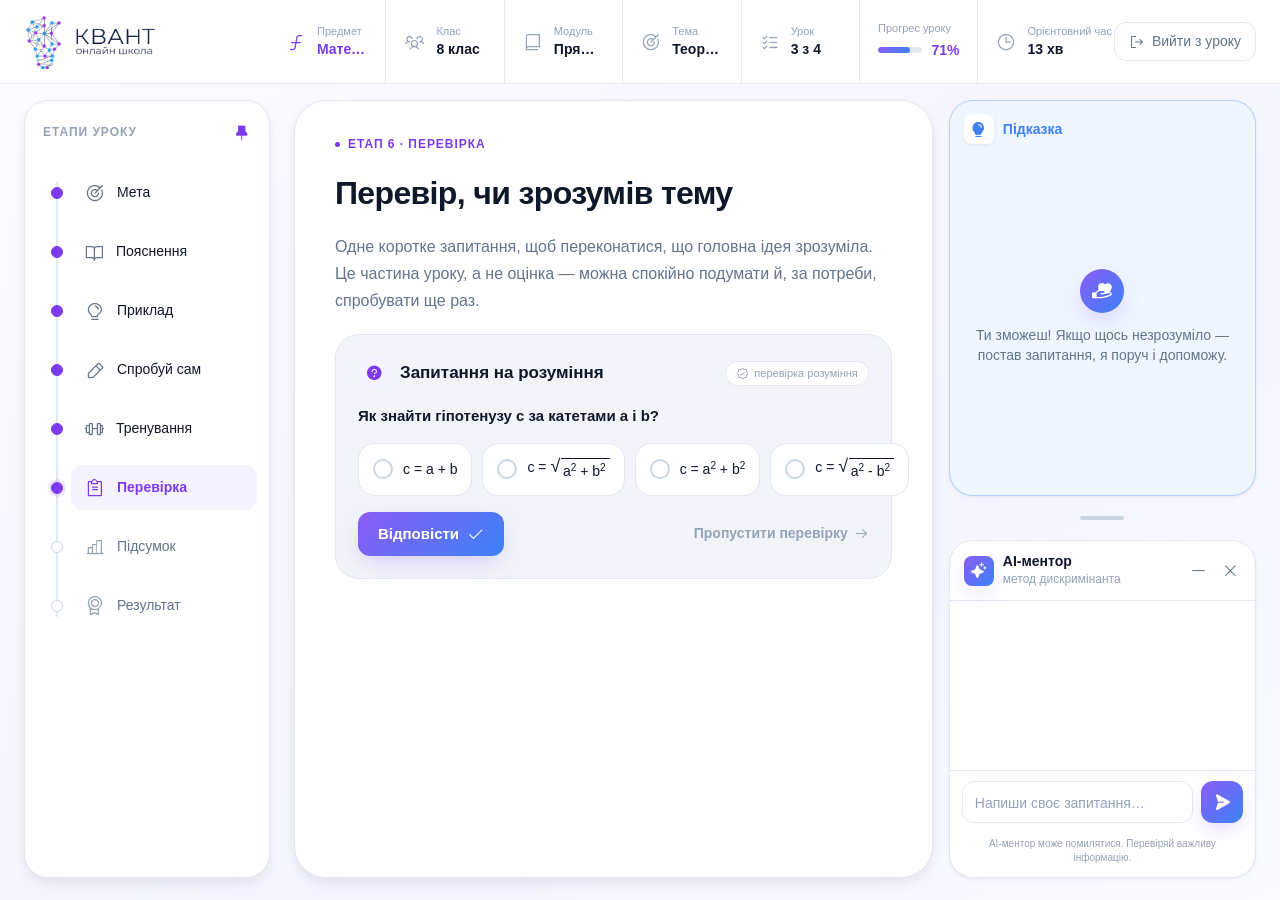
<file: pifagor-check.html>
<!DOCTYPE html><html lang="uk" class="__variable_55468c"><head><meta charSet="utf-8"/><meta name="viewport" content="width=device-width, initial-scale=1"/><link rel="stylesheet" href="assets/lesson-styles.css"/><link rel="stylesheet" href="assets/phosphor.css"/><title>Теорема Піфагора — КВАНТ</title><meta name="description" content="KVANT is an AI-native learning ecosystem for children aged 10–15. Currently in pre-launch."/><meta name="next-size-adjust"/></head><body class="min-h-screen bg-background font-sans text-foreground antialiased"><!--$--><div class="lesson-page" data-subject="math" style="--lesson-accent:var(--kv-color-subject-math);--lesson-accent-surface:var(--kv-color-subject-math-surface)"><header class="lesson-topbar"><div class="lt-brand"><img class="lt-logo-mark" src="assets/img/kvant-mark.png" alt="КВАНТ"/><img class="lt-logo-word" src="assets/img/kvant-wordmark-horizontal.png" alt="" aria-hidden="true"/></div><div class="lt-context"><div class="lt-item is-subject"><i class="lt-item-ic ph ph-function" aria-hidden="true"></i><span class="lt-kv"><span class="lt-k">Предмет</span><span class="lt-v">Математика</span></span></div><div class="lt-item"><i class="lt-item-ic ph ph-users-three" aria-hidden="true"></i><span class="lt-kv"><span class="lt-k">Клас</span><span class="lt-v">8 клас</span></span></div><div class="lt-item hide-sm"><i class="lt-item-ic ph ph-book" aria-hidden="true"></i><span class="lt-kv"><span class="lt-k">Модуль</span><span class="lt-v">Прямокутні трикутники</span></span></div><div class="lt-item hide-md"><i class="lt-item-ic ph ph-target" aria-hidden="true"></i><span class="lt-kv"><span class="lt-k">Тема</span><span class="lt-v">Теорема Піфагора</span></span></div><div class="lt-item"><i class="lt-item-ic ph ph-list-checks" aria-hidden="true"></i><span class="lt-kv"><span class="lt-k">Урок</span><span class="lt-v">3 з 4</span></span></div><div class="lt-item"><span class="lt-kv"><span class="lt-k">Прогрес уроку</span><span class="lt-progress-row"><span class="lt-progress-track"><span class="lt-progress-fill" style="width:71%"></span></span><span class="lt-progress-pct">71%</span></span></span></div><div class="lt-item hide-sm"><i class="lt-item-ic ph ph-clock" aria-hidden="true"></i><span class="lt-kv"><span class="lt-k">Орієнтовний час</span><span class="lt-v">13 хв</span></span></div></div><a class="lt-exit" href="https://kvant-pearl.vercel.app/lessons" aria-label="Вийти з уроку" title="Вийти з уроку"><i class="ph ph-sign-out" aria-hidden="true"></i><span>Вийти з уроку</span></a></header><div class="lesson-body"><div class="sidebar-wrap"><aside class="lesson-stepper" aria-label="Етапи уроку"><div class="step-head"><span class="step-head-title">Етапи уроку</span><button class="pin-btn" type="button" aria-pressed="true" aria-label="Закріпити / відкріпити панель" title="Закріпити / відкріпити панель"><i class="ph-fill ph-push-pin" aria-hidden="true"></i></button></div><nav class="stepper" aria-label="Етапи уроку"><div class="step-list"><a class="step-item completed" href="pifagor-focus.html"><span class="step-dot" aria-hidden="true"></span><span class="step-main"><i class="step-ic ph ph-target" aria-hidden="true"></i><span class="step-label">Мета</span></span></a><a class="step-item completed" href="pifagor-explanation.html"><span class="step-dot" aria-hidden="true"></span><span class="step-main"><i class="step-ic ph ph-book-open" aria-hidden="true"></i><span class="step-label">Пояснення</span></span></a><a class="step-item completed" href="pifagor-example.html"><span class="step-dot" aria-hidden="true"></span><span class="step-main"><i class="step-ic ph ph-lightbulb" aria-hidden="true"></i><span class="step-label">Приклад</span></span></a><a class="step-item completed" href="pifagor-practice.html"><span class="step-dot" aria-hidden="true"></span><span class="step-main"><i class="step-ic ph ph-pencil-simple" aria-hidden="true"></i><span class="step-label">Спробуй сам</span></span></a><button class="step-item completed" type="button" disabled=""><span class="step-dot" aria-hidden="true"></span><span class="step-main"><i class="step-ic ph ph-barbell" aria-hidden="true"></i><span class="step-label">Тренування</span></span></button><a class="step-item active" aria-current="step" href="pifagor-check.html"><span class="step-dot" aria-hidden="true"></span><span class="step-main"><i class="step-ic ph ph-clipboard-text" aria-hidden="true"></i><span class="step-label">Перевірка</span></span></a><a class="step-item upcoming" href="pifagor-summary.html"><span class="step-dot" aria-hidden="true"></span><span class="step-main"><i class="step-ic ph ph-chart-bar" aria-hidden="true"></i><span class="step-label">Підсумок</span></span></a><a class="step-item upcoming" href="pifagor-result.html"><span class="step-dot" aria-hidden="true"></span><span class="step-main"><i class="step-ic ph ph-medal" aria-hidden="true"></i><span class="step-label">Результат</span></span></a></div></nav></aside></div><main class="lesson-content"><div class="lesson-slot"><div class="slot-overline"><span class="dot" aria-hidden="true"></span><span>Етап 6 · Перевірка</span></div><h2 class="slot-title">Перевір, чи зрозумів тему</h2><p class="slot-lead">Одне коротке запитання, щоб переконатися, що головна ідея зрозуміла. Це частина уроку, а не оцінка — можна спокійно подумати й, за потреби, спробувати ще раз.</p><section class="check-card" aria-label="Перевір розуміння"><div class="check-head"><span class="check-badge" aria-hidden="true"><i class="ph-fill ph-question"></i></span><span class="check-title">Запитання на розуміння</span><span class="check_verifyPill___Qbt8"><i class="ph ph-seal-check check_verifyPillIcon__oe6f5" aria-hidden="true"></i>перевірка розуміння</span></div><p class="check-q">Як знайти <strong>гіпотенузу c</strong> за катетами a і b?</p><div class="check-opts"><button class="check-opt" type="button"><span class="opt-radio" aria-hidden="true"><i class="ph ph-check"></i></span><span class="opt-text">$c = a + b$</span></button><button class="check-opt" type="button" data-correct="1"><span class="opt-radio" aria-hidden="true"><i class="ph ph-check"></i></span><span class="opt-text">$c = \sqrt{a^2 + b^2}$</span></button><button class="check-opt" type="button"><span class="opt-radio" aria-hidden="true"><i class="ph ph-check"></i></span><span class="opt-text">$c = a^2 + b^2$</span></button><button class="check-opt" type="button"><span class="opt-radio" aria-hidden="true"><i class="ph ph-check"></i></span><span class="opt-text">$c = \sqrt{a^2 - b^2}$</span></button></div><div class="check-actions"><button class="check-cta" type="button">Відповісти<i class="ph ph-check" aria-hidden="true"></i></button><a class="check-skip" href="pifagor-summary.html">Пропустити перевірку<i class="ph ph-arrow-right" aria-hidden="true"></i></a></div></section></div></main><aside class="ai-panel" id="aiPanel" data-loading="0" aria-label="AI-ментор"><div class="ai-width-handle" role="separator" aria-orientation="vertical" aria-label="Перетягни, щоб змінити ширину панелі" title="Перетягни, щоб змінити ширину панелі"></div><section class="ai-artifacts" id="aiArtifacts"><div class="ai-artifacts-head"><span class="ai-artifacts-spark" aria-hidden="true"><i class="ph-fill ph-lightbulb"></i></span><span class="ai-artifacts-title" id="aiArtTitle">Підказка</span><span class="ai-artifacts-count" id="aiArtCount">0</span><button class="ai-artifacts-close" id="aiArtClose" type="button" aria-label="Прибрати підказку" title="Прибрати підказку"><i class="ph ph-x"></i></button></div><div class="ai-artifacts-body" id="aiArtBody"></div><div class="ai-motiv" id="aiMotiv"><span class="ai-motiv-ic" aria-hidden="true"><i class="ph-fill ph-hand-heart"></i></span><p class="ai-motiv-txt" id="aiMotivTxt">Ти зможеш! Якщо щось незрозуміло — постав запитання, я поруч і допоможу.</p></div></section><div class="ai-split-handle" role="separator" aria-label="Перетягни, щоб змінити розмір підказки та чату" title="Перетягни, щоб змінити розмір" style="flex:0 0 auto;height:16px;display:flex;align-items:center;justify-content:center;cursor:row-resize;touch-action:none"><span style="width:44px;height:4px;border-radius:var(--kv-radius-full);background:var(--kv-color-border-strong)"></span></div><section class="ai-chatcard"><div class="ai-head"><span class="ai-bot" aria-hidden="true"><i class="ph-fill ph-sparkle"></i></span><span class="ai-head-txt"><span class="ai-head-name">AI-ментор</span><span class="ai-head-sub" id="aiSub">метод дискримінанта</span></span><span class="ai-head-actions"><button class="ai-icon-btn" id="aiMin" type="button" aria-label="Згорнути ментора" title="Згорнути ментора"><i class="ph ph-minus"></i></button><button class="ai-icon-btn" id="aiClose" type="button" aria-label="Закрити ментора" title="Закрити ментора"><i class="ph ph-x"></i></button></span></div><div class="ai-chat" id="aiChat"></div><div class="ai-typing" aria-hidden="true"><span class="ai-typing-av"><i class="ph-fill ph-sparkle"></i></span><span class="ai-typing-dots"><span></span><span></span><span></span></span></div><form class="ai-input" id="aiForm"><textarea class="ai-textarea" id="aiText" rows="1" placeholder="Напиши своє запитання…" aria-label="Напиши своє запитання…"></textarea><button class="ai-send" id="aiSend" type="submit" aria-label="Відправити запитання"><i class="ph-fill ph-paper-plane-right"></i></button></form><p class="ai-disclaimer">AI-ментор може помилятися. Перевіряй важливу інформацію.</p></section></aside><button class="ai-bubble-launch is-hidden" id="aiBubble" type="button" aria-label="Відкрити AI-ментора" title="AI-ментор"><span class="ai-bubble-label">AI-ментор</span><span class="ai-bubble-ic" aria-hidden="true"><i class="ph-fill ph-sparkle"></i><span class="ai-bubble-dot" aria-hidden="true"></span></span></button></div></div><!--/$--><style>
.is-sel{outline:2px solid #6c8cff!important;outline-offset:1px}
.opt-ok{outline:2px solid #2fbf71!important;background:rgba(47,191,113,.15)!important}
.opt-no{outline:2px solid #ff6b6b!important;background:rgba(255,107,107,.12)!important}
.pf-msg{margin-top:10px;font-weight:600}
</style>
<script>
document.addEventListener('DOMContentLoaded',function(){
  // Демо (Приклад)
  var demo=document.querySelector('.example_demoCard__xBmZJ');
  if(demo){var L=[].slice.call(demo.querySelectorAll('.example_demoLine__AOuyg'));
    var run=demo.querySelector('.check-cta'),rs=demo.querySelector('.check-skip');
    function clr(){L.forEach(function(l){l.style.opacity='0.32';l.style.background='transparent';var c=l.querySelector('.example_demoLineCheck__cyy2J');if(c)c.style.opacity='0';});}
    function play(){clr();L.forEach(function(l,i){setTimeout(function(){l.style.opacity='1';l.style.background='rgba(255,255,255,.05)';var c=l.querySelector('.example_demoLineCheck__cyy2J');if(c)c.style.opacity='1';},320*(i+1));});}
    if(run)run.addEventListener('click',play);if(rs)rs.addEventListener('click',clr);}
  // Одиночний вибір у групах пігулок/чипів
  document.querySelectorAll('.practice_optionsRow__C476J,.check-opts').forEach(function(row){
    var btns=row.querySelectorAll('button');
    btns.forEach(function(b){b.addEventListener('click',function(){btns.forEach(function(x){x.classList.remove('is-sel');});b.classList.add('is-sel');});});
  });
  document.querySelectorAll('.summary_reflectChip__Vb5fl').forEach(function(b){b.addEventListener('click',function(){var p=b.getAttribute('aria-pressed')==='true';b.setAttribute('aria-pressed',p?'false':'true');b.classList.toggle('is-sel',!p);});});
  // Перевірка відповіді (Перевірка / Спробуй сам)
  function wire(btn,scope){ if(!btn)return; btn.addEventListener('click',function(){
    var opts=scope.querySelectorAll('[data-correct],.check-opt,.practice_pill__v1Gw1');
    opts.forEach(function(o){ if(o.getAttribute('data-correct')==='1')o.classList.add('opt-ok'); else if(o.classList.contains('is-sel'))o.classList.add('opt-no'); });
    var ok=scope.querySelector('.is-sel[data-correct="1"]');
    var msg=scope.querySelector('.pf-msg'); if(!msg){msg=document.createElement('div');msg.className='pf-msg';(btn.parentNode||scope).appendChild(msg);}
    msg.textContent=ok?'✓ Правильно!':'Спробуй ще раз';
    msg.style.color=ok?'#2fbf71':'#ff6b6b';
  });}
  document.querySelectorAll('.check-actions .check-cta').forEach(function(b){wire(b,b.closest('.check-card')||document);});
  document.querySelectorAll('.practice_actionsRow__m1LnC .check-cta').forEach(function(b){wire(b,b.closest('.practice_taskCard__pjv_M')||document);});
});
</script>
<script src="math-render.js" defer></script></body></html>
</file>
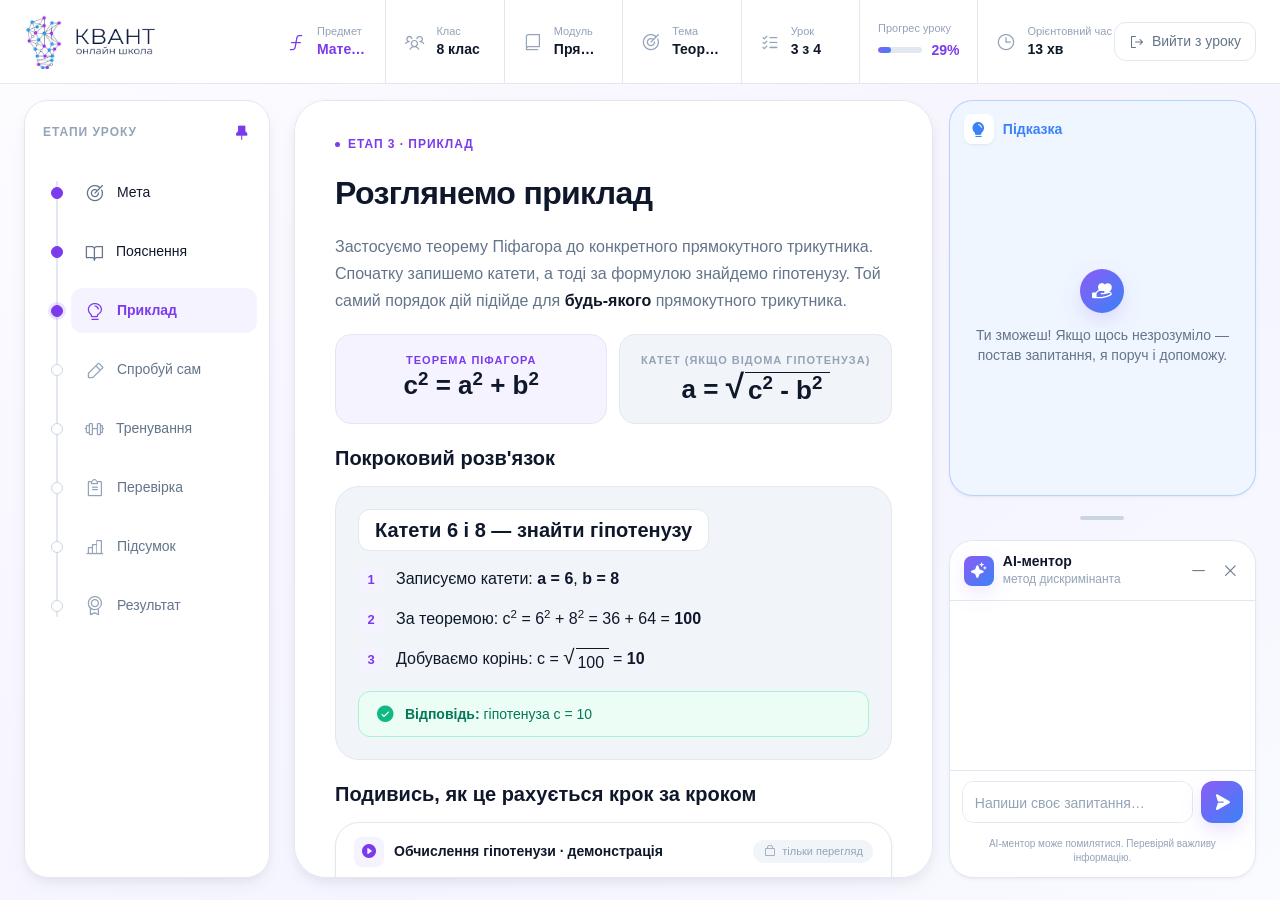
<file: pifagor-example.html>
<!DOCTYPE html><html lang="uk" class="__variable_55468c"><head><meta charSet="utf-8"/><meta name="viewport" content="width=device-width, initial-scale=1"/><link rel="stylesheet" href="assets/lesson-styles.css"/><link rel="stylesheet" href="assets/phosphor.css"/><title>Теорема Піфагора — КВАНТ</title><meta name="description" content="KVANT is an AI-native learning ecosystem for children aged 10–15. Currently in pre-launch."/><meta name="next-size-adjust"/></head><body class="min-h-screen bg-background font-sans text-foreground antialiased"><!--$--><div class="lesson-page" data-subject="math" style="--lesson-accent:var(--kv-color-subject-math);--lesson-accent-surface:var(--kv-color-subject-math-surface)"><header class="lesson-topbar"><div class="lt-brand"><img class="lt-logo-mark" src="assets/img/kvant-mark.png" alt="КВАНТ"/><img class="lt-logo-word" src="assets/img/kvant-wordmark-horizontal.png" alt="" aria-hidden="true"/></div><div class="lt-context"><div class="lt-item is-subject"><i class="lt-item-ic ph ph-function" aria-hidden="true"></i><span class="lt-kv"><span class="lt-k">Предмет</span><span class="lt-v">Математика</span></span></div><div class="lt-item"><i class="lt-item-ic ph ph-users-three" aria-hidden="true"></i><span class="lt-kv"><span class="lt-k">Клас</span><span class="lt-v">8 клас</span></span></div><div class="lt-item hide-sm"><i class="lt-item-ic ph ph-book" aria-hidden="true"></i><span class="lt-kv"><span class="lt-k">Модуль</span><span class="lt-v">Прямокутні трикутники</span></span></div><div class="lt-item hide-md"><i class="lt-item-ic ph ph-target" aria-hidden="true"></i><span class="lt-kv"><span class="lt-k">Тема</span><span class="lt-v">Теорема Піфагора</span></span></div><div class="lt-item"><i class="lt-item-ic ph ph-list-checks" aria-hidden="true"></i><span class="lt-kv"><span class="lt-k">Урок</span><span class="lt-v">3 з 4</span></span></div><div class="lt-item"><span class="lt-kv"><span class="lt-k">Прогрес уроку</span><span class="lt-progress-row"><span class="lt-progress-track"><span class="lt-progress-fill" style="width:29%"></span></span><span class="lt-progress-pct">29%</span></span></span></div><div class="lt-item hide-sm"><i class="lt-item-ic ph ph-clock" aria-hidden="true"></i><span class="lt-kv"><span class="lt-k">Орієнтовний час</span><span class="lt-v">13 хв</span></span></div></div><a class="lt-exit" href="https://kvant-pearl.vercel.app/lessons" aria-label="Вийти з уроку" title="Вийти з уроку"><i class="ph ph-sign-out" aria-hidden="true"></i><span>Вийти з уроку</span></a></header><div class="lesson-body"><div class="sidebar-wrap"><aside class="lesson-stepper" aria-label="Етапи уроку"><div class="step-head"><span class="step-head-title">Етапи уроку</span><button class="pin-btn" type="button" aria-pressed="true" aria-label="Закріпити / відкріпити панель" title="Закріпити / відкріпити панель"><i class="ph-fill ph-push-pin" aria-hidden="true"></i></button></div><nav class="stepper" aria-label="Етапи уроку"><div class="step-list"><a class="step-item completed" href="pifagor-focus.html"><span class="step-dot" aria-hidden="true"></span><span class="step-main"><i class="step-ic ph ph-target" aria-hidden="true"></i><span class="step-label">Мета</span></span></a><a class="step-item completed" href="pifagor-explanation.html"><span class="step-dot" aria-hidden="true"></span><span class="step-main"><i class="step-ic ph ph-book-open" aria-hidden="true"></i><span class="step-label">Пояснення</span></span></a><a class="step-item active" aria-current="step" href="pifagor-example.html"><span class="step-dot" aria-hidden="true"></span><span class="step-main"><i class="step-ic ph ph-lightbulb" aria-hidden="true"></i><span class="step-label">Приклад</span></span></a><a class="step-item upcoming" href="pifagor-practice.html"><span class="step-dot" aria-hidden="true"></span><span class="step-main"><i class="step-ic ph ph-pencil-simple" aria-hidden="true"></i><span class="step-label">Спробуй сам</span></span></a><button class="step-item upcoming" type="button" disabled=""><span class="step-dot" aria-hidden="true"></span><span class="step-main"><i class="step-ic ph ph-barbell" aria-hidden="true"></i><span class="step-label">Тренування</span></span></button><a class="step-item upcoming" href="pifagor-check.html"><span class="step-dot" aria-hidden="true"></span><span class="step-main"><i class="step-ic ph ph-clipboard-text" aria-hidden="true"></i><span class="step-label">Перевірка</span></span></a><a class="step-item upcoming" href="pifagor-summary.html"><span class="step-dot" aria-hidden="true"></span><span class="step-main"><i class="step-ic ph ph-chart-bar" aria-hidden="true"></i><span class="step-label">Підсумок</span></span></a><a class="step-item upcoming" href="pifagor-result.html"><span class="step-dot" aria-hidden="true"></span><span class="step-main"><i class="step-ic ph ph-medal" aria-hidden="true"></i><span class="step-label">Результат</span></span></a></div></nav></aside></div><main class="lesson-content"><div class="lesson-slot"><div class="slot-overline"><span class="dot" aria-hidden="true"></span><span>Етап 3 · Приклад</span></div><h2 class="slot-title">Розглянемо приклад</h2><p class="slot-lead">Застосуємо теорему Піфагора до конкретного прямокутного трикутника. Спочатку запишемо катети, а тоді за формулою знайдемо гіпотенузу. Той самий порядок дій підійде для <strong>будь-якого</strong> прямокутного трикутника.</p><div class="example_formulaGrid__emPNp"><div class="example_formulaCard__q9_IP"><span class="example_formulaLabel__xPF4z">Теорема Піфагора</span><span class="example_formulaValue__c0i5j">$c^2 = a^2 + b^2$</span></div><div class="example_formulaCard__q9_IP example_formulaCardMuted__i9cYd"><span class="example_formulaLabel__xPF4z example_formulaLabelMuted__bV1iB">Катет (якщо відома гіпотенуза)</span><span class="example_formulaValue__c0i5j">$a = \sqrt{c^2 - b^2}$</span></div></div><section class="example_section__us9f5"><h3 class="example_sectionHeading__ubtST">Покроковий розв&#x27;язок</h3><div class="example_stepsCard__I9WQp"><div class="example_equationChip__FSGj_">Катети 6 і 8 — знайти гіпотенузу</div><ol class="example_stepList__S3hyu"><li class="example_stepRow__xFSnh"><span class="example_stepBadge__QLrt7">1</span><span class="example_stepText__vdPha example_stepTextNums__A0vaT">Записуємо катети: <strong>$a = 6$</strong>, <strong>$b = 8$</strong></span></li><li class="example_stepRow__xFSnh"><span class="example_stepBadge__QLrt7">2</span><span class="example_stepText__vdPha example_stepTextNums__A0vaT">За теоремою: $c^2 = 6^2 + 8^2 = 36 + 64 =$ <strong>100</strong></span></li><li class="example_stepRow__xFSnh"><span class="example_stepBadge__QLrt7">3</span><span class="example_stepText__vdPha example_stepTextNums__A0vaT">Добуваємо корінь: $c = \sqrt{100} =$ <strong>10</strong></span></li></ol><div class="example_successBanner__gggoK"><i class="ph-fill ph-check-circle example_successIcon__Yy32T" aria-hidden="true"></i><span class="example_successText__9Tqr4"><strong>Відповідь:</strong> гіпотенуза $c = 10$</span></div></div></section><section class="example_section__us9f5"><h3 class="example_sectionHeading__ubtST">Подивись, як це рахується крок за кроком</h3><div class="example_demoCard__xBmZJ"><div class="example_demoHeader__jZLsj"><span class="example_demoHeaderIcon__hXbT4"><i class="ph-fill ph-play-circle" aria-hidden="true"></i></span><span class="example_demoHeaderTitle__i4IZC">Обчислення гіпотенузи · демонстрація</span><span class="example_demoBadge__MNtO3"><i class="ph ph-lock-simple example_demoBadgeIcon__HknL5" aria-hidden="true"></i>тільки перегляд</span></div><div class="example_demoBody__OeRNa"><ol class="example_demoList__kZl0s"><li class="example_demoLine__AOuyg" style="opacity:0.32;background:transparent"><span class="example_demoLineNum___ctZP">1.</span><span class="example_demoLineText__5_9T2">$a = 6$,  $b = 8$  (катети)</span><i class="ph-fill ph-check-circle example_demoLineCheck__cyy2J" aria-hidden="true" style="opacity:0"></i></li><li class="example_demoLine__AOuyg" style="opacity:0.32;background:transparent"><span class="example_demoLineNum___ctZP">2.</span><span class="example_demoLineText__5_9T2">$c^2 = a^2 + b^2$</span><i class="ph-fill ph-check-circle example_demoLineCheck__cyy2J" aria-hidden="true" style="opacity:0"></i></li><li class="example_demoLine__AOuyg" style="opacity:0.32;background:transparent"><span class="example_demoLineNum___ctZP">3.</span><span class="example_demoLineText__5_9T2">$c^2 = 6^2 + 8^2$</span><i class="ph-fill ph-check-circle example_demoLineCheck__cyy2J" aria-hidden="true" style="opacity:0"></i></li><li class="example_demoLine__AOuyg" style="opacity:0.32;background:transparent"><span class="example_demoLineNum___ctZP">4.</span><span class="example_demoLineText__5_9T2">$c^2 = 36 + 64$</span><i class="ph-fill ph-check-circle example_demoLineCheck__cyy2J" aria-hidden="true" style="opacity:0"></i></li><li class="example_demoLine__AOuyg" style="opacity:0.32;background:transparent"><span class="example_demoLineNum___ctZP">5.</span><span class="example_demoLineText__5_9T2">$c^2 = 100$</span><i class="ph-fill ph-check-circle example_demoLineCheck__cyy2J" aria-hidden="true" style="opacity:0"></i></li><li class="example_demoLine__AOuyg" style="opacity:0.32;background:transparent"><span class="example_demoLineNum___ctZP">6.</span><span class="example_demoLineText__5_9T2">$c = \sqrt{100} = 10$</span><i class="ph-fill ph-check-circle example_demoLineCheck__cyy2J" aria-hidden="true" style="opacity:0"></i></li></ol></div><div class="example_demoFooter__Lxk8b"><button class="check-cta" type="button" style="opacity:1"><i class="ph-fill ph-play" aria-hidden="true"></i>Запустити</button><button class="check-skip" type="button" style="flex-direction:row"><i class="ph ph-arrow-counter-clockwise" aria-hidden="true"></i>Скинути</button><span class="example_demoFooterCaption___Ln3h">Рахує c для трикутника вище. Значення змінити не можна.</span></div></div><div class="example_demoExplain__XMv5B"><i class="ph-fill ph-info example_demoExplainIcon__iYvTH" aria-hidden="true"></i><p class="example_demoExplainText__ExZo7"><strong>Що показує ця демонстрація.</strong> Вона проходить ті самі кроки, що й ти на папері: підставляє катети у формулу та рахує гіпотенузу. Так теорема Піфагора видно як чіткий алгоритм — його можна повторити для будь-якого прямокутного трикутника.</p></div></section><div class="example_stageNav___by7D"><button class="check-skip" type="button" style="flex-direction:row"><i class="ph ph-arrow-left" aria-hidden="true"></i>Назад до пояснення</button><button class="check-cta" type="button">Далі — спробуй сам<i class="ph ph-arrow-right" aria-hidden="true"></i></button></div></div></main><aside class="ai-panel" id="aiPanel" data-loading="0" aria-label="AI-ментор"><div class="ai-width-handle" role="separator" aria-orientation="vertical" aria-label="Перетягни, щоб змінити ширину панелі" title="Перетягни, щоб змінити ширину панелі"></div><section class="ai-artifacts" id="aiArtifacts"><div class="ai-artifacts-head"><span class="ai-artifacts-spark" aria-hidden="true"><i class="ph-fill ph-lightbulb"></i></span><span class="ai-artifacts-title" id="aiArtTitle">Підказка</span><span class="ai-artifacts-count" id="aiArtCount">0</span><button class="ai-artifacts-close" id="aiArtClose" type="button" aria-label="Прибрати підказку" title="Прибрати підказку"><i class="ph ph-x"></i></button></div><div class="ai-artifacts-body" id="aiArtBody"></div><div class="ai-motiv" id="aiMotiv"><span class="ai-motiv-ic" aria-hidden="true"><i class="ph-fill ph-hand-heart"></i></span><p class="ai-motiv-txt" id="aiMotivTxt">Ти зможеш! Якщо щось незрозуміло — постав запитання, я поруч і допоможу.</p></div></section><div class="ai-split-handle" role="separator" aria-label="Перетягни, щоб змінити розмір підказки та чату" title="Перетягни, щоб змінити розмір" style="flex:0 0 auto;height:16px;display:flex;align-items:center;justify-content:center;cursor:row-resize;touch-action:none"><span style="width:44px;height:4px;border-radius:var(--kv-radius-full);background:var(--kv-color-border-strong)"></span></div><section class="ai-chatcard"><div class="ai-head"><span class="ai-bot" aria-hidden="true"><i class="ph-fill ph-sparkle"></i></span><span class="ai-head-txt"><span class="ai-head-name">AI-ментор</span><span class="ai-head-sub" id="aiSub">метод дискримінанта</span></span><span class="ai-head-actions"><button class="ai-icon-btn" id="aiMin" type="button" aria-label="Згорнути ментора" title="Згорнути ментора"><i class="ph ph-minus"></i></button><button class="ai-icon-btn" id="aiClose" type="button" aria-label="Закрити ментора" title="Закрити ментора"><i class="ph ph-x"></i></button></span></div><div class="ai-chat" id="aiChat"></div><div class="ai-typing" aria-hidden="true"><span class="ai-typing-av"><i class="ph-fill ph-sparkle"></i></span><span class="ai-typing-dots"><span></span><span></span><span></span></span></div><form class="ai-input" id="aiForm"><textarea class="ai-textarea" id="aiText" rows="1" placeholder="Напиши своє запитання…" aria-label="Напиши своє запитання…"></textarea><button class="ai-send" id="aiSend" type="submit" aria-label="Відправити запитання"><i class="ph-fill ph-paper-plane-right"></i></button></form><p class="ai-disclaimer">AI-ментор може помилятися. Перевіряй важливу інформацію.</p></section></aside><button class="ai-bubble-launch is-hidden" id="aiBubble" type="button" aria-label="Відкрити AI-ментора" title="AI-ментор"><span class="ai-bubble-label">AI-ментор</span><span class="ai-bubble-ic" aria-hidden="true"><i class="ph-fill ph-sparkle"></i><span class="ai-bubble-dot" aria-hidden="true"></span></span></button></div></div><!--/$--><style>
.is-sel{outline:2px solid #6c8cff!important;outline-offset:1px}
.opt-ok{outline:2px solid #2fbf71!important;background:rgba(47,191,113,.15)!important}
.opt-no{outline:2px solid #ff6b6b!important;background:rgba(255,107,107,.12)!important}
.pf-msg{margin-top:10px;font-weight:600}
</style>
<script>
document.addEventListener('DOMContentLoaded',function(){
  // Демо (Приклад)
  var demo=document.querySelector('.example_demoCard__xBmZJ');
  if(demo){var L=[].slice.call(demo.querySelectorAll('.example_demoLine__AOuyg'));
    var run=demo.querySelector('.check-cta'),rs=demo.querySelector('.check-skip');
    function clr(){L.forEach(function(l){l.style.opacity='0.32';l.style.background='transparent';var c=l.querySelector('.example_demoLineCheck__cyy2J');if(c)c.style.opacity='0';});}
    function play(){clr();L.forEach(function(l,i){setTimeout(function(){l.style.opacity='1';l.style.background='rgba(255,255,255,.05)';var c=l.querySelector('.example_demoLineCheck__cyy2J');if(c)c.style.opacity='1';},320*(i+1));});}
    if(run)run.addEventListener('click',play);if(rs)rs.addEventListener('click',clr);}
  // Одиночний вибір у групах пігулок/чипів
  document.querySelectorAll('.practice_optionsRow__C476J,.check-opts').forEach(function(row){
    var btns=row.querySelectorAll('button');
    btns.forEach(function(b){b.addEventListener('click',function(){btns.forEach(function(x){x.classList.remove('is-sel');});b.classList.add('is-sel');});});
  });
  document.querySelectorAll('.summary_reflectChip__Vb5fl').forEach(function(b){b.addEventListener('click',function(){var p=b.getAttribute('aria-pressed')==='true';b.setAttribute('aria-pressed',p?'false':'true');b.classList.toggle('is-sel',!p);});});
  // Перевірка відповіді (Перевірка / Спробуй сам)
  function wire(btn,scope){ if(!btn)return; btn.addEventListener('click',function(){
    var opts=scope.querySelectorAll('[data-correct],.check-opt,.practice_pill__v1Gw1');
    opts.forEach(function(o){ if(o.getAttribute('data-correct')==='1')o.classList.add('opt-ok'); else if(o.classList.contains('is-sel'))o.classList.add('opt-no'); });
    var ok=scope.querySelector('.is-sel[data-correct="1"]');
    var msg=scope.querySelector('.pf-msg'); if(!msg){msg=document.createElement('div');msg.className='pf-msg';(btn.parentNode||scope).appendChild(msg);}
    msg.textContent=ok?'✓ Правильно!':'Спробуй ще раз';
    msg.style.color=ok?'#2fbf71':'#ff6b6b';
  });}
  document.querySelectorAll('.check-actions .check-cta').forEach(function(b){wire(b,b.closest('.check-card')||document);});
  document.querySelectorAll('.practice_actionsRow__m1LnC .check-cta').forEach(function(b){wire(b,b.closest('.practice_taskCard__pjv_M')||document);});
});
</script>
<script src="math-render.js" defer></script></body></html>
</file>
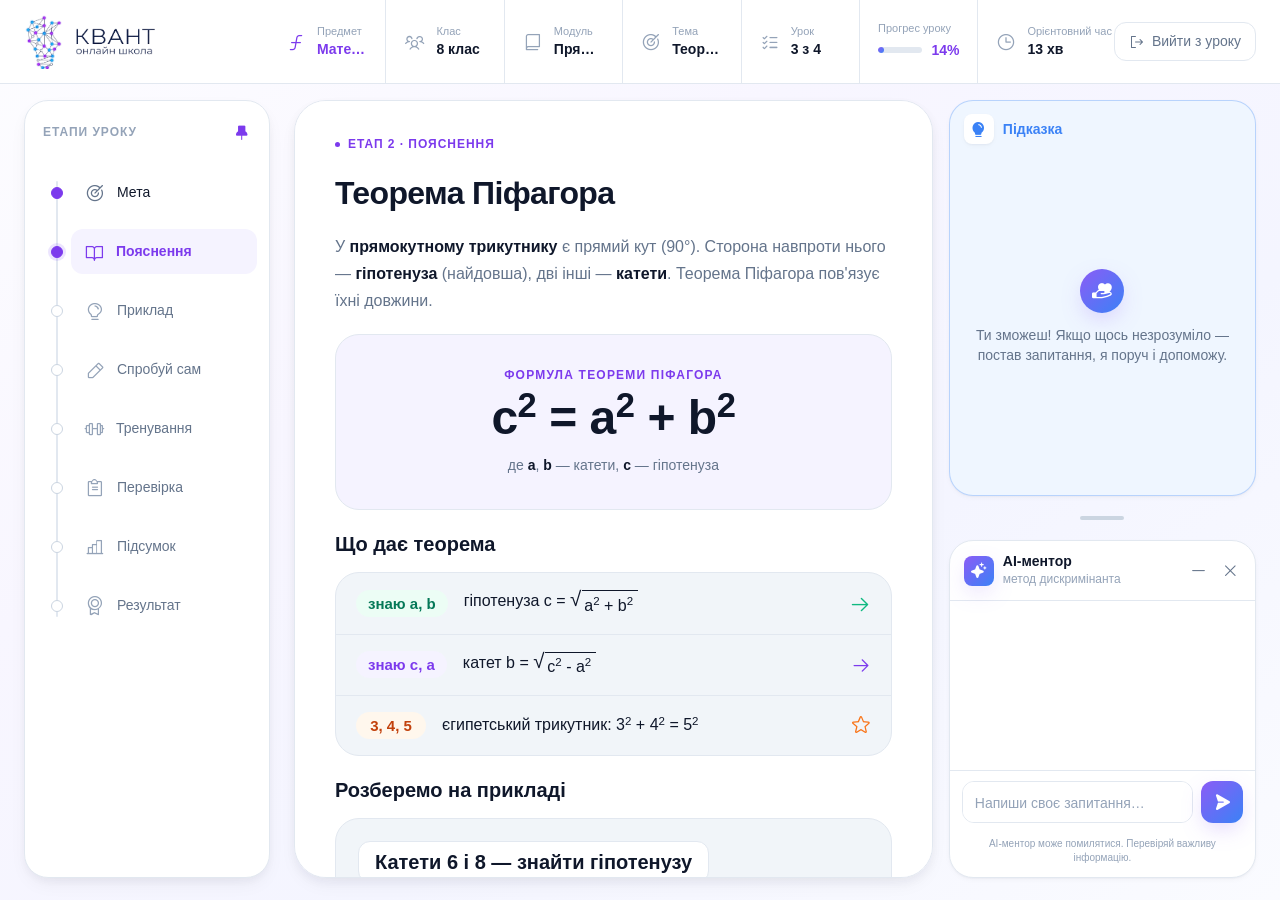
<file: pifagor-explanation.html>
<!DOCTYPE html><html lang="uk" class="__variable_55468c"><head><meta charSet="utf-8"/><meta name="viewport" content="width=device-width, initial-scale=1"/><link rel="stylesheet" href="assets/lesson-styles.css"/><link rel="stylesheet" href="assets/phosphor.css"/><title>Теорема Піфагора — КВАНТ</title><meta name="description" content="KVANT is an AI-native learning ecosystem for children aged 10–15. Currently in pre-launch."/><meta name="next-size-adjust"/></head><body class="min-h-screen bg-background font-sans text-foreground antialiased"><!--$--><div class="lesson-page" data-subject="math" style="--lesson-accent:var(--kv-color-subject-math);--lesson-accent-surface:var(--kv-color-subject-math-surface)"><header class="lesson-topbar"><div class="lt-brand"><img class="lt-logo-mark" src="assets/img/kvant-mark.png" alt="КВАНТ"/><img class="lt-logo-word" src="assets/img/kvant-wordmark-horizontal.png" alt="" aria-hidden="true"/></div><div class="lt-context"><div class="lt-item is-subject"><i class="lt-item-ic ph ph-function" aria-hidden="true"></i><span class="lt-kv"><span class="lt-k">Предмет</span><span class="lt-v">Математика</span></span></div><div class="lt-item"><i class="lt-item-ic ph ph-users-three" aria-hidden="true"></i><span class="lt-kv"><span class="lt-k">Клас</span><span class="lt-v">8 клас</span></span></div><div class="lt-item hide-sm"><i class="lt-item-ic ph ph-book" aria-hidden="true"></i><span class="lt-kv"><span class="lt-k">Модуль</span><span class="lt-v">Прямокутні трикутники</span></span></div><div class="lt-item hide-md"><i class="lt-item-ic ph ph-target" aria-hidden="true"></i><span class="lt-kv"><span class="lt-k">Тема</span><span class="lt-v">Теорема Піфагора</span></span></div><div class="lt-item"><i class="lt-item-ic ph ph-list-checks" aria-hidden="true"></i><span class="lt-kv"><span class="lt-k">Урок</span><span class="lt-v">3 з 4</span></span></div><div class="lt-item"><span class="lt-kv"><span class="lt-k">Прогрес уроку</span><span class="lt-progress-row"><span class="lt-progress-track"><span class="lt-progress-fill" style="width:14%"></span></span><span class="lt-progress-pct">14%</span></span></span></div><div class="lt-item hide-sm"><i class="lt-item-ic ph ph-clock" aria-hidden="true"></i><span class="lt-kv"><span class="lt-k">Орієнтовний час</span><span class="lt-v">13 хв</span></span></div></div><a class="lt-exit" href="https://kvant-pearl.vercel.app/lessons" aria-label="Вийти з уроку" title="Вийти з уроку"><i class="ph ph-sign-out" aria-hidden="true"></i><span>Вийти з уроку</span></a></header><div class="lesson-body"><div class="sidebar-wrap"><aside class="lesson-stepper" aria-label="Етапи уроку"><div class="step-head"><span class="step-head-title">Етапи уроку</span><button class="pin-btn" type="button" aria-pressed="true" aria-label="Закріпити / відкріпити панель" title="Закріпити / відкріпити панель"><i class="ph-fill ph-push-pin" aria-hidden="true"></i></button></div><nav class="stepper" aria-label="Етапи уроку"><div class="step-list"><a class="step-item completed" href="pifagor-focus.html"><span class="step-dot" aria-hidden="true"></span><span class="step-main"><i class="step-ic ph ph-target" aria-hidden="true"></i><span class="step-label">Мета</span></span></a><a class="step-item active" aria-current="step" href="pifagor-explanation.html"><span class="step-dot" aria-hidden="true"></span><span class="step-main"><i class="step-ic ph ph-book-open" aria-hidden="true"></i><span class="step-label">Пояснення</span></span></a><a class="step-item upcoming" href="pifagor-example.html"><span class="step-dot" aria-hidden="true"></span><span class="step-main"><i class="step-ic ph ph-lightbulb" aria-hidden="true"></i><span class="step-label">Приклад</span></span></a><a class="step-item upcoming" href="pifagor-practice.html"><span class="step-dot" aria-hidden="true"></span><span class="step-main"><i class="step-ic ph ph-pencil-simple" aria-hidden="true"></i><span class="step-label">Спробуй сам</span></span></a><button class="step-item upcoming" type="button" disabled=""><span class="step-dot" aria-hidden="true"></span><span class="step-main"><i class="step-ic ph ph-barbell" aria-hidden="true"></i><span class="step-label">Тренування</span></span></button><a class="step-item upcoming" href="pifagor-check.html"><span class="step-dot" aria-hidden="true"></span><span class="step-main"><i class="step-ic ph ph-clipboard-text" aria-hidden="true"></i><span class="step-label">Перевірка</span></span></a><a class="step-item upcoming" href="pifagor-summary.html"><span class="step-dot" aria-hidden="true"></span><span class="step-main"><i class="step-ic ph ph-chart-bar" aria-hidden="true"></i><span class="step-label">Підсумок</span></span></a><a class="step-item upcoming" href="pifagor-result.html"><span class="step-dot" aria-hidden="true"></span><span class="step-main"><i class="step-ic ph ph-medal" aria-hidden="true"></i><span class="step-label">Результат</span></span></a></div></nav></aside></div><main class="lesson-content"><div class="lesson-slot"><div class="slot-overline"><span class="dot" aria-hidden="true"></span><span>Етап 2 · Пояснення</span></div><h2 class="slot-title">Теорема Піфагора</h2><p class="slot-lead">У <strong class="explanation_strong__HoX8L">прямокутному трикутнику</strong> є прямий кут (90°). Сторона навпроти нього — <strong class="explanation_strong__HoX8L">гіпотенуза</strong> (найдовша), дві інші — <strong class="explanation_strong__HoX8L">катети</strong>. Теорема Піфагора пов'язує їхні довжини.</p><figure class="explanation_figure__yWLFZ"><figcaption class="explanation_figureCaption__QVyeC">Формула теореми Піфагора</figcaption><div class="explanation_formula__Tom_V">$c^2 = a^2 + b^2$</div><p class="explanation_figureNote__pJhWk">де <strong class="explanation_strong__HoX8L">a</strong>, <strong class="explanation_strong__HoX8L">b</strong> — катети, <strong class="explanation_strong__HoX8L">c</strong> — гіпотенуза</p></figure><section class="explanation_section__JD66j"><h3 class="explanation_sectionTitle__4Co5R">Що дає теорема</h3><div class="explanation_signCard__Z2YlT"><div class="explanation_signRow__mw5xB"><span class="explanation_signBadge__IxztR explanation_signBadgeSuccess__P9w2j">знаю a, b</span><span class="explanation_signLabel__xrSbM">гіпотенуза $c = \sqrt{a^2 + b^2}$</span><i class="ph ph-arrow-right explanation_signIcon__ACZJ4 explanation_signIconSuccess__i1xCa" aria-hidden="true"></i></div><div class="explanation_signRow__mw5xB"><span class="explanation_signBadge__IxztR explanation_signBadgeInfo__IbAgV">знаю c, a</span><span class="explanation_signLabel__xrSbM">катет $b = \sqrt{c^2 - a^2}$</span><i class="ph ph-arrow-right explanation_signIcon__ACZJ4 explanation_signIconInfo__PrL8h" aria-hidden="true"></i></div><div class="explanation_signRow__mw5xB"><span class="explanation_signBadge__IxztR explanation_signBadgeWarn__6t8Ex">3, 4, 5</span><span class="explanation_signLabel__xrSbM">єгипетський трикутник: $3^2 + 4^2 = 5^2$</span><i class="ph ph-star explanation_signIcon__ACZJ4 explanation_signIconWarn__J17lQ" aria-hidden="true"></i></div></div></section><section class="explanation_section__JD66j"><h3 class="explanation_sectionTitle__4Co5R">Розберемо на прикладі</h3><div class="explanation_exampleCard__D2z9h"><div class="explanation_exampleEquation__mGi1K">Катети 6 і 8 — знайти гіпотенузу</div><ol class="explanation_exampleSteps__VSY9D"><li class="explanation_exampleStep__jPvsD"><span class="explanation_exampleStepNum___AJv4">1</span><span class="explanation_exampleStepText__WJldw ">Катети: <strong class="explanation_strong__HoX8L">$a = 6$</strong>, <strong class="explanation_strong__HoX8L">$b = 8$</strong></span></li><li class="explanation_exampleStep__jPvsD"><span class="explanation_exampleStepNum___AJv4">2</span><span class="explanation_exampleStepText__WJldw explanation_exampleStepTextNums__g_Ora">За формулою: $c^2 = 6^2 + 8^2 = 36 + 64 =$ <strong class="explanation_strong__HoX8L">100</strong></span></li></ol><div class="explanation_exampleResult__ymXVJ"><i class="ph-fill ph-check-circle explanation_exampleResultIcon__Vnwq_" aria-hidden="true"></i><span class="explanation_exampleResultText__k6BGS"><strong class="explanation_strong__HoX8L">$c = \sqrt{100} = 10$</strong> — гіпотенуза дорівнює 10.</span></div></div></section><div class="explanation_stageNav__rJqZg"><a class="check-skip" href="pifagor-focus.html"><i class="ph ph-arrow-left" aria-hidden="true"></i>Назад до мети</a><a class="check-cta" href="pifagor-example.html">Далі — приклад<i class="ph ph-arrow-right" aria-hidden="true"></i></a></div></div></main><aside class="ai-panel" id="aiPanel" data-loading="0" aria-label="AI-ментор"><div class="ai-width-handle" role="separator" aria-orientation="vertical" aria-label="Перетягни, щоб змінити ширину панелі" title="Перетягни, щоб змінити ширину панелі"></div><section class="ai-artifacts" id="aiArtifacts"><div class="ai-artifacts-head"><span class="ai-artifacts-spark" aria-hidden="true"><i class="ph-fill ph-lightbulb"></i></span><span class="ai-artifacts-title" id="aiArtTitle">Підказка</span><span class="ai-artifacts-count" id="aiArtCount">0</span><button class="ai-artifacts-close" id="aiArtClose" type="button" aria-label="Прибрати підказку" title="Прибрати підказку"><i class="ph ph-x"></i></button></div><div class="ai-artifacts-body" id="aiArtBody"></div><div class="ai-motiv" id="aiMotiv"><span class="ai-motiv-ic" aria-hidden="true"><i class="ph-fill ph-hand-heart"></i></span><p class="ai-motiv-txt" id="aiMotivTxt">Ти зможеш! Якщо щось незрозуміло — постав запитання, я поруч і допоможу.</p></div></section><div class="ai-split-handle" role="separator" aria-label="Перетягни, щоб змінити розмір підказки та чату" title="Перетягни, щоб змінити розмір" style="flex:0 0 auto;height:16px;display:flex;align-items:center;justify-content:center;cursor:row-resize;touch-action:none"><span style="width:44px;height:4px;border-radius:var(--kv-radius-full);background:var(--kv-color-border-strong)"></span></div><section class="ai-chatcard"><div class="ai-head"><span class="ai-bot" aria-hidden="true"><i class="ph-fill ph-sparkle"></i></span><span class="ai-head-txt"><span class="ai-head-name">AI-ментор</span><span class="ai-head-sub" id="aiSub">метод дискримінанта</span></span><span class="ai-head-actions"><button class="ai-icon-btn" id="aiMin" type="button" aria-label="Згорнути ментора" title="Згорнути ментора"><i class="ph ph-minus"></i></button><button class="ai-icon-btn" id="aiClose" type="button" aria-label="Закрити ментора" title="Закрити ментора"><i class="ph ph-x"></i></button></span></div><div class="ai-chat" id="aiChat"></div><div class="ai-typing" aria-hidden="true"><span class="ai-typing-av"><i class="ph-fill ph-sparkle"></i></span><span class="ai-typing-dots"><span></span><span></span><span></span></span></div><form class="ai-input" id="aiForm"><textarea class="ai-textarea" id="aiText" rows="1" placeholder="Напиши своє запитання…" aria-label="Напиши своє запитання…"></textarea><button class="ai-send" id="aiSend" type="submit" aria-label="Відправити запитання"><i class="ph-fill ph-paper-plane-right"></i></button></form><p class="ai-disclaimer">AI-ментор може помилятися. Перевіряй важливу інформацію.</p></section></aside><button class="ai-bubble-launch is-hidden" id="aiBubble" type="button" aria-label="Відкрити AI-ментора" title="AI-ментор"><span class="ai-bubble-label">AI-ментор</span><span class="ai-bubble-ic" aria-hidden="true"><i class="ph-fill ph-sparkle"></i><span class="ai-bubble-dot" aria-hidden="true"></span></span></button></div></div><!--/$--><style>
.is-sel{outline:2px solid #6c8cff!important;outline-offset:1px}
.opt-ok{outline:2px solid #2fbf71!important;background:rgba(47,191,113,.15)!important}
.opt-no{outline:2px solid #ff6b6b!important;background:rgba(255,107,107,.12)!important}
.pf-msg{margin-top:10px;font-weight:600}
</style>
<script>
document.addEventListener('DOMContentLoaded',function(){
  // Демо (Приклад)
  var demo=document.querySelector('.example_demoCard__xBmZJ');
  if(demo){var L=[].slice.call(demo.querySelectorAll('.example_demoLine__AOuyg'));
    var run=demo.querySelector('.check-cta'),rs=demo.querySelector('.check-skip');
    function clr(){L.forEach(function(l){l.style.opacity='0.32';l.style.background='transparent';var c=l.querySelector('.example_demoLineCheck__cyy2J');if(c)c.style.opacity='0';});}
    function play(){clr();L.forEach(function(l,i){setTimeout(function(){l.style.opacity='1';l.style.background='rgba(255,255,255,.05)';var c=l.querySelector('.example_demoLineCheck__cyy2J');if(c)c.style.opacity='1';},320*(i+1));});}
    if(run)run.addEventListener('click',play);if(rs)rs.addEventListener('click',clr);}
  // Одиночний вибір у групах пігулок/чипів
  document.querySelectorAll('.practice_optionsRow__C476J,.check-opts').forEach(function(row){
    var btns=row.querySelectorAll('button');
    btns.forEach(function(b){b.addEventListener('click',function(){btns.forEach(function(x){x.classList.remove('is-sel');});b.classList.add('is-sel');});});
  });
  document.querySelectorAll('.summary_reflectChip__Vb5fl').forEach(function(b){b.addEventListener('click',function(){var p=b.getAttribute('aria-pressed')==='true';b.setAttribute('aria-pressed',p?'false':'true');b.classList.toggle('is-sel',!p);});});
  // Перевірка відповіді (Перевірка / Спробуй сам)
  function wire(btn,scope){ if(!btn)return; btn.addEventListener('click',function(){
    var opts=scope.querySelectorAll('[data-correct],.check-opt,.practice_pill__v1Gw1');
    opts.forEach(function(o){ if(o.getAttribute('data-correct')==='1')o.classList.add('opt-ok'); else if(o.classList.contains('is-sel'))o.classList.add('opt-no'); });
    var ok=scope.querySelector('.is-sel[data-correct="1"]');
    var msg=scope.querySelector('.pf-msg'); if(!msg){msg=document.createElement('div');msg.className='pf-msg';(btn.parentNode||scope).appendChild(msg);}
    msg.textContent=ok?'✓ Правильно!':'Спробуй ще раз';
    msg.style.color=ok?'#2fbf71':'#ff6b6b';
  });}
  document.querySelectorAll('.check-actions .check-cta').forEach(function(b){wire(b,b.closest('.check-card')||document);});
  document.querySelectorAll('.practice_actionsRow__m1LnC .check-cta').forEach(function(b){wire(b,b.closest('.practice_taskCard__pjv_M')||document);});
});
</script>
<script src="math-render.js" defer></script></body></html>
</file>
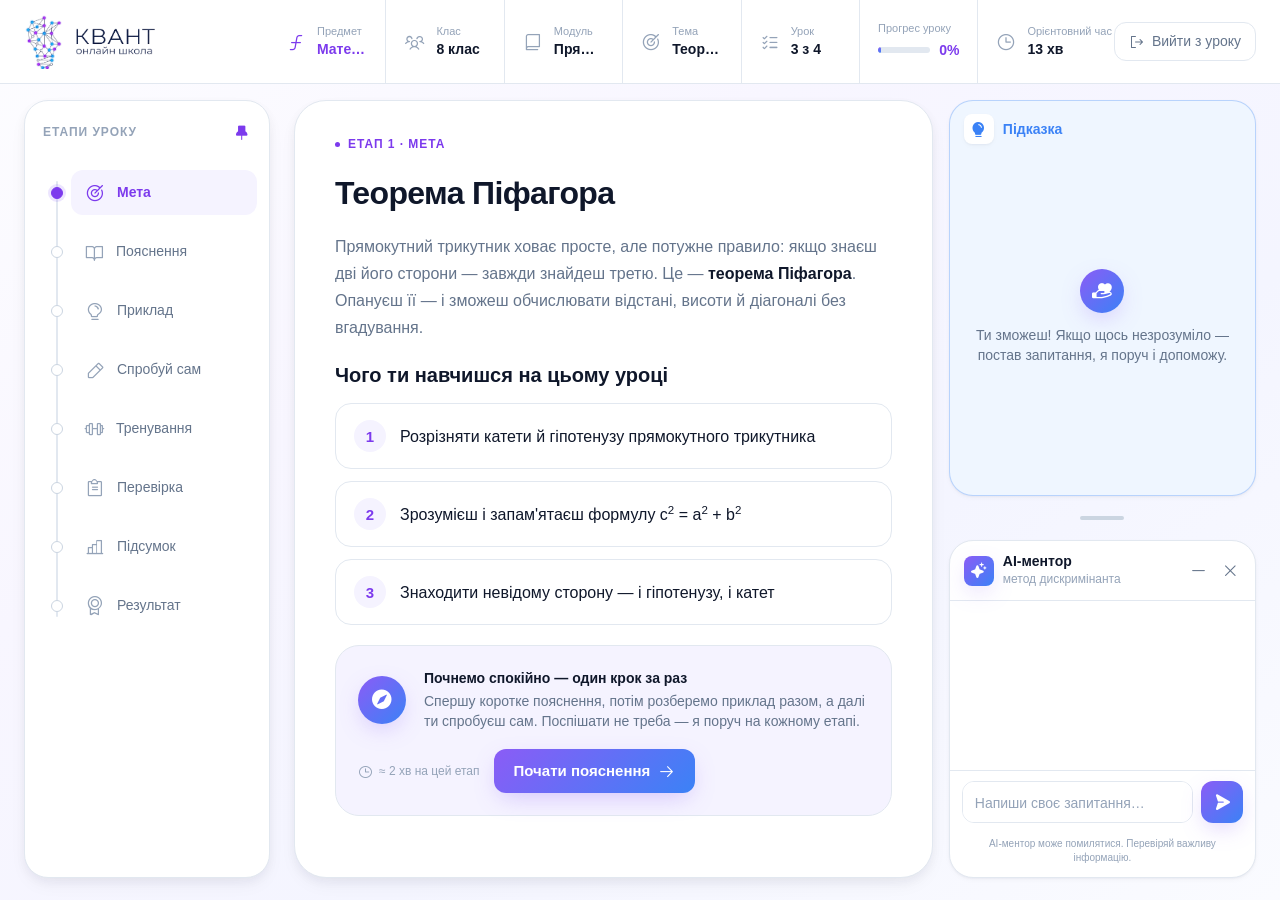
<file: pifagor-focus.html>
<!DOCTYPE html><html lang="uk" class="__variable_55468c"><head><meta charSet="utf-8"/><meta name="viewport" content="width=device-width, initial-scale=1"/><link rel="stylesheet" href="assets/lesson-styles.css"/><link rel="stylesheet" href="assets/phosphor.css"/><title>Теорема Піфагора — КВАНТ</title><meta name="description" content="KVANT is an AI-native learning ecosystem for children aged 10–15. Currently in pre-launch."/><meta name="next-size-adjust"/></head><body class="min-h-screen bg-background font-sans text-foreground antialiased"><!--$--><div class="lesson-page" data-subject="math" style="--lesson-accent:var(--kv-color-subject-math);--lesson-accent-surface:var(--kv-color-subject-math-surface)"><header class="lesson-topbar"><div class="lt-brand"><img class="lt-logo-mark" src="assets/img/kvant-mark.png" alt="КВАНТ"/><img class="lt-logo-word" src="assets/img/kvant-wordmark-horizontal.png" alt="" aria-hidden="true"/></div><div class="lt-context"><div class="lt-item is-subject"><i class="lt-item-ic ph ph-function" aria-hidden="true"></i><span class="lt-kv"><span class="lt-k">Предмет</span><span class="lt-v">Математика</span></span></div><div class="lt-item"><i class="lt-item-ic ph ph-users-three" aria-hidden="true"></i><span class="lt-kv"><span class="lt-k">Клас</span><span class="lt-v">8 клас</span></span></div><div class="lt-item hide-sm"><i class="lt-item-ic ph ph-book" aria-hidden="true"></i><span class="lt-kv"><span class="lt-k">Модуль</span><span class="lt-v">Прямокутні трикутники</span></span></div><div class="lt-item hide-md"><i class="lt-item-ic ph ph-target" aria-hidden="true"></i><span class="lt-kv"><span class="lt-k">Тема</span><span class="lt-v">Теорема Піфагора</span></span></div><div class="lt-item"><i class="lt-item-ic ph ph-list-checks" aria-hidden="true"></i><span class="lt-kv"><span class="lt-k">Урок</span><span class="lt-v">3 з 4</span></span></div><div class="lt-item"><span class="lt-kv"><span class="lt-k">Прогрес уроку</span><span class="lt-progress-row"><span class="lt-progress-track"><span class="lt-progress-fill" style="width:0%"></span></span><span class="lt-progress-pct">0%</span></span></span></div><div class="lt-item hide-sm"><i class="lt-item-ic ph ph-clock" aria-hidden="true"></i><span class="lt-kv"><span class="lt-k">Орієнтовний час</span><span class="lt-v">13 хв</span></span></div></div><a class="lt-exit" href="https://kvant-pearl.vercel.app/lessons" aria-label="Вийти з уроку" title="Вийти з уроку"><i class="ph ph-sign-out" aria-hidden="true"></i><span>Вийти з уроку</span></a></header><div class="lesson-body"><div class="sidebar-wrap"><aside class="lesson-stepper" aria-label="Етапи уроку"><div class="step-head"><span class="step-head-title">Етапи уроку</span><button class="pin-btn" type="button" aria-pressed="true" aria-label="Закріпити / відкріпити панель" title="Закріпити / відкріпити панель"><i class="ph-fill ph-push-pin" aria-hidden="true"></i></button></div><nav class="stepper" aria-label="Етапи уроку"><div class="step-list"><a class="step-item active" aria-current="step" href="pifagor-focus.html"><span class="step-dot" aria-hidden="true"></span><span class="step-main"><i class="step-ic ph ph-target" aria-hidden="true"></i><span class="step-label">Мета</span></span></a><a class="step-item upcoming" href="pifagor-explanation.html"><span class="step-dot" aria-hidden="true"></span><span class="step-main"><i class="step-ic ph ph-book-open" aria-hidden="true"></i><span class="step-label">Пояснення</span></span></a><a class="step-item upcoming" href="pifagor-example.html"><span class="step-dot" aria-hidden="true"></span><span class="step-main"><i class="step-ic ph ph-lightbulb" aria-hidden="true"></i><span class="step-label">Приклад</span></span></a><a class="step-item upcoming" href="pifagor-practice.html"><span class="step-dot" aria-hidden="true"></span><span class="step-main"><i class="step-ic ph ph-pencil-simple" aria-hidden="true"></i><span class="step-label">Спробуй сам</span></span></a><button class="step-item upcoming" type="button" disabled=""><span class="step-dot" aria-hidden="true"></span><span class="step-main"><i class="step-ic ph ph-barbell" aria-hidden="true"></i><span class="step-label">Тренування</span></span></button><a class="step-item upcoming" href="pifagor-check.html"><span class="step-dot" aria-hidden="true"></span><span class="step-main"><i class="step-ic ph ph-clipboard-text" aria-hidden="true"></i><span class="step-label">Перевірка</span></span></a><a class="step-item upcoming" href="pifagor-summary.html"><span class="step-dot" aria-hidden="true"></span><span class="step-main"><i class="step-ic ph ph-chart-bar" aria-hidden="true"></i><span class="step-label">Підсумок</span></span></a><a class="step-item upcoming" href="pifagor-result.html"><span class="step-dot" aria-hidden="true"></span><span class="step-main"><i class="step-ic ph ph-medal" aria-hidden="true"></i><span class="step-label">Результат</span></span></a></div></nav></aside></div><main class="lesson-content"><div class="lesson-slot"><div class="slot-overline"><span class="dot" aria-hidden="true"></span><span>Етап 1 · Мета</span></div><h2 class="slot-title">Теорема Піфагора</h2><p class="slot-lead">Прямокутний трикутник ховає просте, але потужне правило: якщо знаєш дві його сторони — завжди знайдеш третю. Це — <strong>теорема Піфагора</strong>. Опануєш її — і зможеш обчислювати відстані, висоти й діагоналі без вгадування.</p><div class="focus_outcomesBlock__J8ykJ"><p class="focus_outcomesHeading__RPs3J">Чого ти навчишся на цьому уроці</p><ul class="focus_outcomesList__CPue2"><li class="focus_outcomeItem__2nesO"><span class="focus_outcomeNum__8GGMU">1</span><span class="focus_outcomeText__d_NpF">Розрізняти катети й гіпотенузу прямокутного трикутника</span></li><li class="focus_outcomeItem__2nesO"><span class="focus_outcomeNum__8GGMU">2</span><span class="focus_outcomeText__d_NpF">Зрозумієш і запам'ятаєш формулу $c^2 = a^2 + b^2$</span></li><li class="focus_outcomeItem__2nesO"><span class="focus_outcomeNum__8GGMU">3</span><span class="focus_outcomeText__d_NpF">Знаходити невідому сторону — і гіпотенузу, і катет</span></li></ul></div><div class="focus_startCard__Ap1kX"><span class="focus_startIcon__NlP3D"><i class="ph-fill ph-compass" aria-hidden="true"></i></span><div class="focus_startTextCol__2pZiJ"><p class="focus_startHeading__m0sxU">Почнемо спокійно — один крок за раз</p><p class="focus_startBody__f0RUg">Спершу коротке пояснення, потім розберемо приклад разом, а далі ти спробуєш сам. Поспішати не треба — я поруч на кожному етапі.</p></div><div class="focus_startMeta__DrHG8"><span class="focus_startDuration__dwiiZ"><i class="ph ph-clock focus_startDurationIcon__gMO0t" aria-hidden="true"></i>≈ 2 хв на цей етап</span><a class="check-cta" href="pifagor-explanation.html">Почати пояснення<i class="ph ph-arrow-right" aria-hidden="true"></i></a></div></div></div></main><aside class="ai-panel" id="aiPanel" data-loading="0" aria-label="AI-ментор"><div class="ai-width-handle" role="separator" aria-orientation="vertical" aria-label="Перетягни, щоб змінити ширину панелі" title="Перетягни, щоб змінити ширину панелі"></div><section class="ai-artifacts" id="aiArtifacts"><div class="ai-artifacts-head"><span class="ai-artifacts-spark" aria-hidden="true"><i class="ph-fill ph-lightbulb"></i></span><span class="ai-artifacts-title" id="aiArtTitle">Підказка</span><span class="ai-artifacts-count" id="aiArtCount">0</span><button class="ai-artifacts-close" id="aiArtClose" type="button" aria-label="Прибрати підказку" title="Прибрати підказку"><i class="ph ph-x"></i></button></div><div class="ai-artifacts-body" id="aiArtBody"></div><div class="ai-motiv" id="aiMotiv"><span class="ai-motiv-ic" aria-hidden="true"><i class="ph-fill ph-hand-heart"></i></span><p class="ai-motiv-txt" id="aiMotivTxt">Ти зможеш! Якщо щось незрозуміло — постав запитання, я поруч і допоможу.</p></div></section><div class="ai-split-handle" role="separator" aria-label="Перетягни, щоб змінити розмір підказки та чату" title="Перетягни, щоб змінити розмір" style="flex:0 0 auto;height:16px;display:flex;align-items:center;justify-content:center;cursor:row-resize;touch-action:none"><span style="width:44px;height:4px;border-radius:var(--kv-radius-full);background:var(--kv-color-border-strong)"></span></div><section class="ai-chatcard"><div class="ai-head"><span class="ai-bot" aria-hidden="true"><i class="ph-fill ph-sparkle"></i></span><span class="ai-head-txt"><span class="ai-head-name">AI-ментор</span><span class="ai-head-sub" id="aiSub">метод дискримінанта</span></span><span class="ai-head-actions"><button class="ai-icon-btn" id="aiMin" type="button" aria-label="Згорнути ментора" title="Згорнути ментора"><i class="ph ph-minus"></i></button><button class="ai-icon-btn" id="aiClose" type="button" aria-label="Закрити ментора" title="Закрити ментора"><i class="ph ph-x"></i></button></span></div><div class="ai-chat" id="aiChat"></div><div class="ai-typing" aria-hidden="true"><span class="ai-typing-av"><i class="ph-fill ph-sparkle"></i></span><span class="ai-typing-dots"><span></span><span></span><span></span></span></div><form class="ai-input" id="aiForm"><textarea class="ai-textarea" id="aiText" rows="1" placeholder="Напиши своє запитання…" aria-label="Напиши своє запитання…"></textarea><button class="ai-send" id="aiSend" type="submit" aria-label="Відправити запитання"><i class="ph-fill ph-paper-plane-right"></i></button></form><p class="ai-disclaimer">AI-ментор може помилятися. Перевіряй важливу інформацію.</p></section></aside><button class="ai-bubble-launch is-hidden" id="aiBubble" type="button" aria-label="Відкрити AI-ментора" title="AI-ментор"><span class="ai-bubble-label">AI-ментор</span><span class="ai-bubble-ic" aria-hidden="true"><i class="ph-fill ph-sparkle"></i><span class="ai-bubble-dot" aria-hidden="true"></span></span></button></div></div><!--/$--><style>
.is-sel{outline:2px solid #6c8cff!important;outline-offset:1px}
.opt-ok{outline:2px solid #2fbf71!important;background:rgba(47,191,113,.15)!important}
.opt-no{outline:2px solid #ff6b6b!important;background:rgba(255,107,107,.12)!important}
.pf-msg{margin-top:10px;font-weight:600}
</style>
<script>
document.addEventListener('DOMContentLoaded',function(){
  // Демо (Приклад)
  var demo=document.querySelector('.example_demoCard__xBmZJ');
  if(demo){var L=[].slice.call(demo.querySelectorAll('.example_demoLine__AOuyg'));
    var run=demo.querySelector('.check-cta'),rs=demo.querySelector('.check-skip');
    function clr(){L.forEach(function(l){l.style.opacity='0.32';l.style.background='transparent';var c=l.querySelector('.example_demoLineCheck__cyy2J');if(c)c.style.opacity='0';});}
    function play(){clr();L.forEach(function(l,i){setTimeout(function(){l.style.opacity='1';l.style.background='rgba(255,255,255,.05)';var c=l.querySelector('.example_demoLineCheck__cyy2J');if(c)c.style.opacity='1';},320*(i+1));});}
    if(run)run.addEventListener('click',play);if(rs)rs.addEventListener('click',clr);}
  // Одиночний вибір у групах пігулок/чипів
  document.querySelectorAll('.practice_optionsRow__C476J,.check-opts').forEach(function(row){
    var btns=row.querySelectorAll('button');
    btns.forEach(function(b){b.addEventListener('click',function(){btns.forEach(function(x){x.classList.remove('is-sel');});b.classList.add('is-sel');});});
  });
  document.querySelectorAll('.summary_reflectChip__Vb5fl').forEach(function(b){b.addEventListener('click',function(){var p=b.getAttribute('aria-pressed')==='true';b.setAttribute('aria-pressed',p?'false':'true');b.classList.toggle('is-sel',!p);});});
  // Перевірка відповіді (Перевірка / Спробуй сам)
  function wire(btn,scope){ if(!btn)return; btn.addEventListener('click',function(){
    var opts=scope.querySelectorAll('[data-correct],.check-opt,.practice_pill__v1Gw1');
    opts.forEach(function(o){ if(o.getAttribute('data-correct')==='1')o.classList.add('opt-ok'); else if(o.classList.contains('is-sel'))o.classList.add('opt-no'); });
    var ok=scope.querySelector('.is-sel[data-correct="1"]');
    var msg=scope.querySelector('.pf-msg'); if(!msg){msg=document.createElement('div');msg.className='pf-msg';(btn.parentNode||scope).appendChild(msg);}
    msg.textContent=ok?'✓ Правильно!':'Спробуй ще раз';
    msg.style.color=ok?'#2fbf71':'#ff6b6b';
  });}
  document.querySelectorAll('.check-actions .check-cta').forEach(function(b){wire(b,b.closest('.check-card')||document);});
  document.querySelectorAll('.practice_actionsRow__m1LnC .check-cta').forEach(function(b){wire(b,b.closest('.practice_taskCard__pjv_M')||document);});
});
</script>
<script src="math-render.js" defer></script></body></html>
</file>
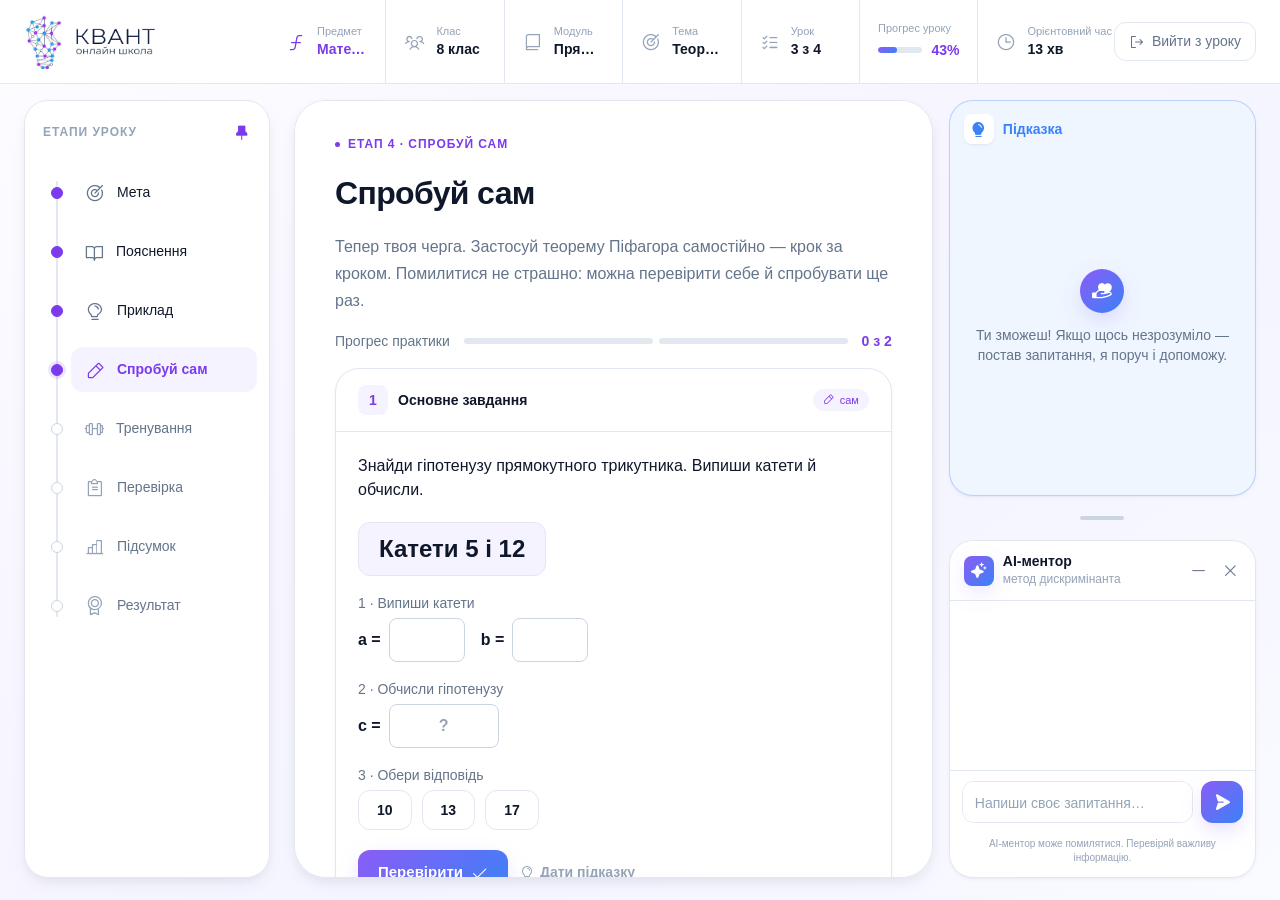
<file: pifagor-practice.html>
<!DOCTYPE html><html lang="uk" class="__variable_55468c"><head><meta charSet="utf-8"/><meta name="viewport" content="width=device-width, initial-scale=1"/><link rel="stylesheet" href="assets/lesson-styles.css"/><link rel="stylesheet" href="assets/phosphor.css"/><title>Теорема Піфагора — КВАНТ</title><meta name="description" content="KVANT is an AI-native learning ecosystem for children aged 10–15. Currently in pre-launch."/><meta name="next-size-adjust"/></head><body class="min-h-screen bg-background font-sans text-foreground antialiased"><!--$--><div class="lesson-page" data-subject="math" style="--lesson-accent:var(--kv-color-subject-math);--lesson-accent-surface:var(--kv-color-subject-math-surface)"><header class="lesson-topbar"><div class="lt-brand"><img class="lt-logo-mark" src="assets/img/kvant-mark.png" alt="КВАНТ"/><img class="lt-logo-word" src="assets/img/kvant-wordmark-horizontal.png" alt="" aria-hidden="true"/></div><div class="lt-context"><div class="lt-item is-subject"><i class="lt-item-ic ph ph-function" aria-hidden="true"></i><span class="lt-kv"><span class="lt-k">Предмет</span><span class="lt-v">Математика</span></span></div><div class="lt-item"><i class="lt-item-ic ph ph-users-three" aria-hidden="true"></i><span class="lt-kv"><span class="lt-k">Клас</span><span class="lt-v">8 клас</span></span></div><div class="lt-item hide-sm"><i class="lt-item-ic ph ph-book" aria-hidden="true"></i><span class="lt-kv"><span class="lt-k">Модуль</span><span class="lt-v">Прямокутні трикутники</span></span></div><div class="lt-item hide-md"><i class="lt-item-ic ph ph-target" aria-hidden="true"></i><span class="lt-kv"><span class="lt-k">Тема</span><span class="lt-v">Теорема Піфагора</span></span></div><div class="lt-item"><i class="lt-item-ic ph ph-list-checks" aria-hidden="true"></i><span class="lt-kv"><span class="lt-k">Урок</span><span class="lt-v">3 з 4</span></span></div><div class="lt-item"><span class="lt-kv"><span class="lt-k">Прогрес уроку</span><span class="lt-progress-row"><span class="lt-progress-track"><span class="lt-progress-fill" style="width:43%"></span></span><span class="lt-progress-pct">43%</span></span></span></div><div class="lt-item hide-sm"><i class="lt-item-ic ph ph-clock" aria-hidden="true"></i><span class="lt-kv"><span class="lt-k">Орієнтовний час</span><span class="lt-v">13 хв</span></span></div></div><a class="lt-exit" href="https://kvant-pearl.vercel.app/lessons" aria-label="Вийти з уроку" title="Вийти з уроку"><i class="ph ph-sign-out" aria-hidden="true"></i><span>Вийти з уроку</span></a></header><div class="lesson-body"><div class="sidebar-wrap"><aside class="lesson-stepper" aria-label="Етапи уроку"><div class="step-head"><span class="step-head-title">Етапи уроку</span><button class="pin-btn" type="button" aria-pressed="true" aria-label="Закріпити / відкріпити панель" title="Закріпити / відкріпити панель"><i class="ph-fill ph-push-pin" aria-hidden="true"></i></button></div><nav class="stepper" aria-label="Етапи уроку"><div class="step-list"><a class="step-item completed" href="pifagor-focus.html"><span class="step-dot" aria-hidden="true"></span><span class="step-main"><i class="step-ic ph ph-target" aria-hidden="true"></i><span class="step-label">Мета</span></span></a><a class="step-item completed" href="pifagor-explanation.html"><span class="step-dot" aria-hidden="true"></span><span class="step-main"><i class="step-ic ph ph-book-open" aria-hidden="true"></i><span class="step-label">Пояснення</span></span></a><a class="step-item completed" href="pifagor-example.html"><span class="step-dot" aria-hidden="true"></span><span class="step-main"><i class="step-ic ph ph-lightbulb" aria-hidden="true"></i><span class="step-label">Приклад</span></span></a><a class="step-item active" aria-current="step" href="pifagor-practice.html"><span class="step-dot" aria-hidden="true"></span><span class="step-main"><i class="step-ic ph ph-pencil-simple" aria-hidden="true"></i><span class="step-label">Спробуй сам</span></span></a><button class="step-item upcoming" type="button" disabled=""><span class="step-dot" aria-hidden="true"></span><span class="step-main"><i class="step-ic ph ph-barbell" aria-hidden="true"></i><span class="step-label">Тренування</span></span></button><a class="step-item upcoming" href="pifagor-check.html"><span class="step-dot" aria-hidden="true"></span><span class="step-main"><i class="step-ic ph ph-clipboard-text" aria-hidden="true"></i><span class="step-label">Перевірка</span></span></a><a class="step-item upcoming" href="pifagor-summary.html"><span class="step-dot" aria-hidden="true"></span><span class="step-main"><i class="step-ic ph ph-chart-bar" aria-hidden="true"></i><span class="step-label">Підсумок</span></span></a><a class="step-item upcoming" href="pifagor-result.html"><span class="step-dot" aria-hidden="true"></span><span class="step-main"><i class="step-ic ph ph-medal" aria-hidden="true"></i><span class="step-label">Результат</span></span></a></div></nav></aside></div><main class="lesson-content"><div class="lesson-slot"><div class="slot-overline"><span class="dot" aria-hidden="true"></span><span>Етап 4 · Спробуй сам</span></div><h2 class="slot-title">Спробуй сам</h2><p class="slot-lead">Тепер твоя черга. Застосуй теорему Піфагора самостійно — крок за кроком. Помилитися не страшно: можна перевірити себе й спробувати ще раз.</p><div class="practice_progressRow__ZQi_r"><span class="practice_progressLabel__x4u8l">Прогрес практики</span><div class="practice_progressTrack__zIO9O"><span class="practice_segment__vT5Ur "></span><span class="practice_segment__vT5Ur "></span></div><span class="practice_progressCount__m_3qI">0 з 2</span></div><section class="practice_taskCard__pjv_M"><div class="practice_taskHeader__xsQ9X"><span class="practice_taskBadge__mTfLL" aria-hidden="true">1</span><span class="practice_taskTitle__RMvwE">Основне завдання</span><span class="practice_taskTag__hGjGL"><i class="ph ph-pencil-simple practice_taskTagIcon__swS8n" aria-hidden="true"></i>сам</span></div><div class="practice_taskBody__gmigC"><p class="practice_taskQuestion__0YS4b">Знайди гіпотенузу прямокутного трикутника. Випиши катети й обчисли.</p><div class="practice_equationChip__wpWcq">Катети 5 і 12</div><div class="practice_stepBlock__G8t23"><span class="practice_stepLabel__TbEex">1 · Випиши катети</span><div class="practice_inputsRow__D49QE"><label class="practice_inputLabel__l8NZm">a =<input class="practice_coeffInput__xTmub" type="text" inputMode="numeric" aria-label="катет a" value=""/></label><label class="practice_inputLabel__l8NZm">b =<input class="practice_coeffInput__xTmub" type="text" inputMode="numeric" aria-label="катет b" value=""/></label></div></div><div class="practice_stepBlock__G8t23"><span class="practice_stepLabel__TbEex">2 · Обчисли гіпотенузу</span><label class="practice_inputLabel__l8NZm">c =<input class="practice_discriminantInput__SNu3r" type="text" inputMode="numeric" aria-label="гіпотенуза" placeholder="?" value=""/></label></div><div class="practice_stepBlock__G8t23"><span class="practice_stepLabel__TbEex">3 · Обери відповідь</span><div class="practice_optionsRow__C476J"><button type="button" class="practice_pill__v1Gw1">10</button><button type="button" class="practice_pill__v1Gw1" data-correct="1">13</button><button type="button" class="practice_pill__v1Gw1">17</button></div></div><div class="practice_actionsRow__m1LnC"><button class="check-cta" type="button">Перевірити<i class="ph ph-check" aria-hidden="true"></i></button><button class="check-skip" type="button" style="flex-direction:row"><i class="ph ph-lightbulb" aria-hidden="true"></i>Дати підказку</button></div></div></section><section class="practice_secondaryCard___tfgy"><div class="practice_secondaryHeader__8gMHZ"><span class="practice_secondaryBadge__iws7e" aria-hidden="true">2</span><span class="practice_secondaryTitle__Av3Z4">Коротка перевірка</span></div><p class="practice_secondaryQuestion__eoVuc">У трикутника катети <strong class="practice_secondaryStrongNums__9mnqv">3</strong> і <strong class="practice_secondaryStrongNums__9mnqv">4</strong>. Чому дорівнює гіпотенуза?</p><div class="practice_optionsRow__C476J"><button type="button" class="practice_pill__v1Gw1" data-correct="1">5</button><button type="button" class="practice_pill__v1Gw1">7</button><button type="button" class="practice_pill__v1Gw1">25</button></div></section><div class="practice_stageNav__zr8fD"><a class="check-skip" style="flex-direction:row" href="pifagor-example.html"><i class="ph ph-arrow-left" aria-hidden="true"></i>Назад до прикладу</a><a class="check-cta" href="pifagor-check.html">Далі — перевірка<i class="ph ph-arrow-right" aria-hidden="true"></i></a></div></div></main><aside class="ai-panel" id="aiPanel" data-loading="0" aria-label="AI-ментор"><div class="ai-width-handle" role="separator" aria-orientation="vertical" aria-label="Перетягни, щоб змінити ширину панелі" title="Перетягни, щоб змінити ширину панелі"></div><section class="ai-artifacts" id="aiArtifacts"><div class="ai-artifacts-head"><span class="ai-artifacts-spark" aria-hidden="true"><i class="ph-fill ph-lightbulb"></i></span><span class="ai-artifacts-title" id="aiArtTitle">Підказка</span><span class="ai-artifacts-count" id="aiArtCount">0</span><button class="ai-artifacts-close" id="aiArtClose" type="button" aria-label="Прибрати підказку" title="Прибрати підказку"><i class="ph ph-x"></i></button></div><div class="ai-artifacts-body" id="aiArtBody"></div><div class="ai-motiv" id="aiMotiv"><span class="ai-motiv-ic" aria-hidden="true"><i class="ph-fill ph-hand-heart"></i></span><p class="ai-motiv-txt" id="aiMotivTxt">Ти зможеш! Якщо щось незрозуміло — постав запитання, я поруч і допоможу.</p></div></section><div class="ai-split-handle" role="separator" aria-label="Перетягни, щоб змінити розмір підказки та чату" title="Перетягни, щоб змінити розмір" style="flex:0 0 auto;height:16px;display:flex;align-items:center;justify-content:center;cursor:row-resize;touch-action:none"><span style="width:44px;height:4px;border-radius:var(--kv-radius-full);background:var(--kv-color-border-strong)"></span></div><section class="ai-chatcard"><div class="ai-head"><span class="ai-bot" aria-hidden="true"><i class="ph-fill ph-sparkle"></i></span><span class="ai-head-txt"><span class="ai-head-name">AI-ментор</span><span class="ai-head-sub" id="aiSub">метод дискримінанта</span></span><span class="ai-head-actions"><button class="ai-icon-btn" id="aiMin" type="button" aria-label="Згорнути ментора" title="Згорнути ментора"><i class="ph ph-minus"></i></button><button class="ai-icon-btn" id="aiClose" type="button" aria-label="Закрити ментора" title="Закрити ментора"><i class="ph ph-x"></i></button></span></div><div class="ai-chat" id="aiChat"></div><div class="ai-typing" aria-hidden="true"><span class="ai-typing-av"><i class="ph-fill ph-sparkle"></i></span><span class="ai-typing-dots"><span></span><span></span><span></span></span></div><form class="ai-input" id="aiForm"><textarea class="ai-textarea" id="aiText" rows="1" placeholder="Напиши своє запитання…" aria-label="Напиши своє запитання…"></textarea><button class="ai-send" id="aiSend" type="submit" aria-label="Відправити запитання"><i class="ph-fill ph-paper-plane-right"></i></button></form><p class="ai-disclaimer">AI-ментор може помилятися. Перевіряй важливу інформацію.</p></section></aside><button class="ai-bubble-launch is-hidden" id="aiBubble" type="button" aria-label="Відкрити AI-ментора" title="AI-ментор"><span class="ai-bubble-label">AI-ментор</span><span class="ai-bubble-ic" aria-hidden="true"><i class="ph-fill ph-sparkle"></i><span class="ai-bubble-dot" aria-hidden="true"></span></span></button></div></div><!--/$--><style>
.is-sel{outline:2px solid #6c8cff!important;outline-offset:1px}
.opt-ok{outline:2px solid #2fbf71!important;background:rgba(47,191,113,.15)!important}
.opt-no{outline:2px solid #ff6b6b!important;background:rgba(255,107,107,.12)!important}
.pf-msg{margin-top:10px;font-weight:600}
</style>
<script>
document.addEventListener('DOMContentLoaded',function(){
  // Демо (Приклад)
  var demo=document.querySelector('.example_demoCard__xBmZJ');
  if(demo){var L=[].slice.call(demo.querySelectorAll('.example_demoLine__AOuyg'));
    var run=demo.querySelector('.check-cta'),rs=demo.querySelector('.check-skip');
    function clr(){L.forEach(function(l){l.style.opacity='0.32';l.style.background='transparent';var c=l.querySelector('.example_demoLineCheck__cyy2J');if(c)c.style.opacity='0';});}
    function play(){clr();L.forEach(function(l,i){setTimeout(function(){l.style.opacity='1';l.style.background='rgba(255,255,255,.05)';var c=l.querySelector('.example_demoLineCheck__cyy2J');if(c)c.style.opacity='1';},320*(i+1));});}
    if(run)run.addEventListener('click',play);if(rs)rs.addEventListener('click',clr);}
  // Одиночний вибір у групах пігулок/чипів
  document.querySelectorAll('.practice_optionsRow__C476J,.check-opts').forEach(function(row){
    var btns=row.querySelectorAll('button');
    btns.forEach(function(b){b.addEventListener('click',function(){btns.forEach(function(x){x.classList.remove('is-sel');});b.classList.add('is-sel');});});
  });
  document.querySelectorAll('.summary_reflectChip__Vb5fl').forEach(function(b){b.addEventListener('click',function(){var p=b.getAttribute('aria-pressed')==='true';b.setAttribute('aria-pressed',p?'false':'true');b.classList.toggle('is-sel',!p);});});
  // Перевірка відповіді (Перевірка / Спробуй сам)
  function wire(btn,scope){ if(!btn)return; btn.addEventListener('click',function(){
    var opts=scope.querySelectorAll('[data-correct],.check-opt,.practice_pill__v1Gw1');
    opts.forEach(function(o){ if(o.getAttribute('data-correct')==='1')o.classList.add('opt-ok'); else if(o.classList.contains('is-sel'))o.classList.add('opt-no'); });
    var ok=scope.querySelector('.is-sel[data-correct="1"]');
    var msg=scope.querySelector('.pf-msg'); if(!msg){msg=document.createElement('div');msg.className='pf-msg';(btn.parentNode||scope).appendChild(msg);}
    msg.textContent=ok?'✓ Правильно!':'Спробуй ще раз';
    msg.style.color=ok?'#2fbf71':'#ff6b6b';
  });}
  document.querySelectorAll('.check-actions .check-cta').forEach(function(b){wire(b,b.closest('.check-card')||document);});
  document.querySelectorAll('.practice_actionsRow__m1LnC .check-cta').forEach(function(b){wire(b,b.closest('.practice_taskCard__pjv_M')||document);});
});
</script>
<script src="math-render.js" defer></script></body></html>
</file>
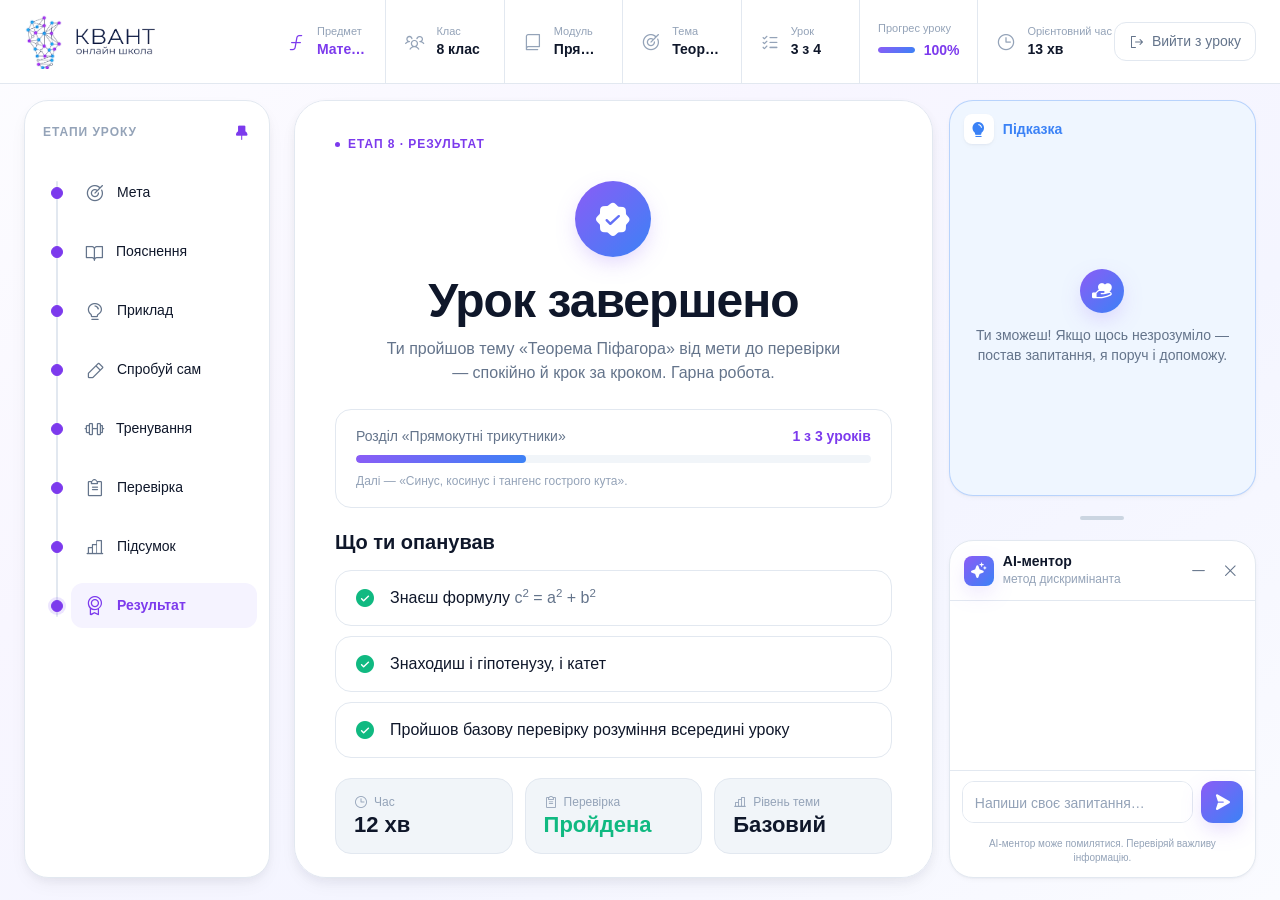
<file: pifagor-result.html>
<!DOCTYPE html><html lang="uk" class="__variable_55468c"><head><meta charSet="utf-8"/><meta name="viewport" content="width=device-width, initial-scale=1"/><link rel="stylesheet" href="assets/lesson-styles.css"/><link rel="stylesheet" href="assets/phosphor.css"/><title>Теорема Піфагора — КВАНТ</title><meta name="description" content="KVANT is an AI-native learning ecosystem for children aged 10–15. Currently in pre-launch."/><meta name="next-size-adjust"/></head><body class="min-h-screen bg-background font-sans text-foreground antialiased"><!--$--><div class="lesson-page" data-subject="math" style="--lesson-accent:var(--kv-color-subject-math);--lesson-accent-surface:var(--kv-color-subject-math-surface)"><header class="lesson-topbar"><div class="lt-brand"><img class="lt-logo-mark" src="assets/img/kvant-mark.png" alt="КВАНТ"/><img class="lt-logo-word" src="assets/img/kvant-wordmark-horizontal.png" alt="" aria-hidden="true"/></div><div class="lt-context"><div class="lt-item is-subject"><i class="lt-item-ic ph ph-function" aria-hidden="true"></i><span class="lt-kv"><span class="lt-k">Предмет</span><span class="lt-v">Математика</span></span></div><div class="lt-item"><i class="lt-item-ic ph ph-users-three" aria-hidden="true"></i><span class="lt-kv"><span class="lt-k">Клас</span><span class="lt-v">8 клас</span></span></div><div class="lt-item hide-sm"><i class="lt-item-ic ph ph-book" aria-hidden="true"></i><span class="lt-kv"><span class="lt-k">Модуль</span><span class="lt-v">Прямокутні трикутники</span></span></div><div class="lt-item hide-md"><i class="lt-item-ic ph ph-target" aria-hidden="true"></i><span class="lt-kv"><span class="lt-k">Тема</span><span class="lt-v">Теорема Піфагора</span></span></div><div class="lt-item"><i class="lt-item-ic ph ph-list-checks" aria-hidden="true"></i><span class="lt-kv"><span class="lt-k">Урок</span><span class="lt-v">3 з 4</span></span></div><div class="lt-item"><span class="lt-kv"><span class="lt-k">Прогрес уроку</span><span class="lt-progress-row"><span class="lt-progress-track"><span class="lt-progress-fill" style="width:100%"></span></span><span class="lt-progress-pct">100%</span></span></span></div><div class="lt-item hide-sm"><i class="lt-item-ic ph ph-clock" aria-hidden="true"></i><span class="lt-kv"><span class="lt-k">Орієнтовний час</span><span class="lt-v">13 хв</span></span></div></div><a class="lt-exit" href="https://kvant-pearl.vercel.app/lessons" aria-label="Вийти з уроку" title="Вийти з уроку"><i class="ph ph-sign-out" aria-hidden="true"></i><span>Вийти з уроку</span></a></header><div class="lesson-body"><div class="sidebar-wrap"><aside class="lesson-stepper" aria-label="Етапи уроку"><div class="step-head"><span class="step-head-title">Етапи уроку</span><button class="pin-btn" type="button" aria-pressed="true" aria-label="Закріпити / відкріпити панель" title="Закріпити / відкріпити панель"><i class="ph-fill ph-push-pin" aria-hidden="true"></i></button></div><nav class="stepper" aria-label="Етапи уроку"><div class="step-list"><a class="step-item completed" href="pifagor-focus.html"><span class="step-dot" aria-hidden="true"></span><span class="step-main"><i class="step-ic ph ph-target" aria-hidden="true"></i><span class="step-label">Мета</span></span></a><a class="step-item completed" href="pifagor-explanation.html"><span class="step-dot" aria-hidden="true"></span><span class="step-main"><i class="step-ic ph ph-book-open" aria-hidden="true"></i><span class="step-label">Пояснення</span></span></a><a class="step-item completed" href="pifagor-example.html"><span class="step-dot" aria-hidden="true"></span><span class="step-main"><i class="step-ic ph ph-lightbulb" aria-hidden="true"></i><span class="step-label">Приклад</span></span></a><a class="step-item completed" href="pifagor-practice.html"><span class="step-dot" aria-hidden="true"></span><span class="step-main"><i class="step-ic ph ph-pencil-simple" aria-hidden="true"></i><span class="step-label">Спробуй сам</span></span></a><button class="step-item completed" type="button" disabled=""><span class="step-dot" aria-hidden="true"></span><span class="step-main"><i class="step-ic ph ph-barbell" aria-hidden="true"></i><span class="step-label">Тренування</span></span></button><a class="step-item completed" href="pifagor-check.html"><span class="step-dot" aria-hidden="true"></span><span class="step-main"><i class="step-ic ph ph-clipboard-text" aria-hidden="true"></i><span class="step-label">Перевірка</span></span></a><a class="step-item completed" href="pifagor-summary.html"><span class="step-dot" aria-hidden="true"></span><span class="step-main"><i class="step-ic ph ph-chart-bar" aria-hidden="true"></i><span class="step-label">Підсумок</span></span></a><a class="step-item active" aria-current="step" href="pifagor-result.html"><span class="step-dot" aria-hidden="true"></span><span class="step-main"><i class="step-ic ph ph-medal" aria-hidden="true"></i><span class="step-label">Результат</span></span></a></div></nav></aside></div><main class="lesson-content"><div class="lesson-slot"><div class="slot-overline"><span class="dot" aria-hidden="true"></span><span>Етап 8 · Результат</span></div><div class="result_hero__b0gwg"><span class="result_heroBadge__c_hlD" aria-hidden="true"><i class="ph-fill ph-seal-check" aria-hidden="true"></i></span><div class="result_heroText__eq6u5"><h2 class="result_heroTitle__0ejYX">Урок завершено</h2><p class="result_heroLead__yAx_P">Ти пройшов тему «Теорема Піфагора» від мети до перевірки — спокійно й крок за кроком. Гарна робота.</p></div></div><div class="result_progressCard__Hcsgc"><div class="result_progressRow__Xitka"><span class="result_progressLabel__pnfrA">Розділ «Прямокутні трикутники»</span><span class="result_progressValue__ubmPo">1 з 3 уроків</span></div><div class="result_progressTrack__p_Mdi"><div class="result_progressFill__fFzcJ" style="width:33%"></div></div><span class="result_progressNote__AdU2O">Далі — «Синус, косинус і тангенс гострого кута».</span></div><section class="result_section__z52py"><h3 class="result_sectionHeading__e41DQ">Що ти опанував</h3><div class="result_masteredList__5KA_R"><div class="result_masteredRow__agiLo"><i class="ph-fill ph-check-circle result_masteredIcon__BjW3e" aria-hidden="true"></i><span class="result_masteredText__VjngO">Знаєш формулу <span class="result_masteredNums__ANzYv">$c^2 = a^2 + b^2$</span></span></div><div class="result_masteredRow__agiLo"><i class="ph-fill ph-check-circle result_masteredIcon__BjW3e" aria-hidden="true"></i><span class="result_masteredText__VjngO">Знаходиш і гіпотенузу, і катет</span></div><div class="result_masteredRow__agiLo"><i class="ph-fill ph-check-circle result_masteredIcon__BjW3e" aria-hidden="true"></i><span class="result_masteredText__VjngO">Пройшов базову перевірку розуміння всередині уроку</span></div></div></section><div class="result_statusGrid__UZ51T"><div class="result_statusCard__U4PvY"><span class="result_statusLabel__dITQO"><i class="ph ph-clock result_statusLabelIcon__5A020" aria-hidden="true"></i>Час</span><span class="result_statusValue__qW1Kg ">12 хв</span></div><div class="result_statusCard__U4PvY"><span class="result_statusLabel__dITQO"><i class="ph ph-clipboard-text result_statusLabelIcon__5A020" aria-hidden="true"></i>Перевірка</span><span class="result_statusValue__qW1Kg result_statusValueSuccess__Kv_q0">Пройдена</span></div><div class="result_statusCard__U4PvY"><span class="result_statusLabel__dITQO"><i class="ph ph-chart-bar result_statusLabelIcon__5A020" aria-hidden="true"></i>Рівень теми</span><span class="result_statusValue__qW1Kg ">Базовий</span></div></div><section class="result_nextSection___9vos"><h3 class="result_sectionHeading__e41DQ">Куди далі</h3><div class="result_nextActions__UN6ZJ"><a class="check-cta" href="pifagor-focus.html"><i class="ph ph-arrow-counter-clockwise" aria-hidden="true"></i>Пройти урок знову</a><a class="result_secondaryAction__ZedzZ" href="pifagor-practice.html"><i class="ph ph-arrow-counter-clockwise result_actionIcon__ei3VN" aria-hidden="true"></i>Повторити практику</a></div></section></div></main><aside class="ai-panel" id="aiPanel" data-loading="0" aria-label="AI-ментор"><div class="ai-width-handle" role="separator" aria-orientation="vertical" aria-label="Перетягни, щоб змінити ширину панелі" title="Перетягни, щоб змінити ширину панелі"></div><section class="ai-artifacts" id="aiArtifacts"><div class="ai-artifacts-head"><span class="ai-artifacts-spark" aria-hidden="true"><i class="ph-fill ph-lightbulb"></i></span><span class="ai-artifacts-title" id="aiArtTitle">Підказка</span><span class="ai-artifacts-count" id="aiArtCount">0</span><button class="ai-artifacts-close" id="aiArtClose" type="button" aria-label="Прибрати підказку" title="Прибрати підказку"><i class="ph ph-x"></i></button></div><div class="ai-artifacts-body" id="aiArtBody"></div><div class="ai-motiv" id="aiMotiv"><span class="ai-motiv-ic" aria-hidden="true"><i class="ph-fill ph-hand-heart"></i></span><p class="ai-motiv-txt" id="aiMotivTxt">Ти зможеш! Якщо щось незрозуміло — постав запитання, я поруч і допоможу.</p></div></section><div class="ai-split-handle" role="separator" aria-label="Перетягни, щоб змінити розмір підказки та чату" title="Перетягни, щоб змінити розмір" style="flex:0 0 auto;height:16px;display:flex;align-items:center;justify-content:center;cursor:row-resize;touch-action:none"><span style="width:44px;height:4px;border-radius:var(--kv-radius-full);background:var(--kv-color-border-strong)"></span></div><section class="ai-chatcard"><div class="ai-head"><span class="ai-bot" aria-hidden="true"><i class="ph-fill ph-sparkle"></i></span><span class="ai-head-txt"><span class="ai-head-name">AI-ментор</span><span class="ai-head-sub" id="aiSub">метод дискримінанта</span></span><span class="ai-head-actions"><button class="ai-icon-btn" id="aiMin" type="button" aria-label="Згорнути ментора" title="Згорнути ментора"><i class="ph ph-minus"></i></button><button class="ai-icon-btn" id="aiClose" type="button" aria-label="Закрити ментора" title="Закрити ментора"><i class="ph ph-x"></i></button></span></div><div class="ai-chat" id="aiChat"></div><div class="ai-typing" aria-hidden="true"><span class="ai-typing-av"><i class="ph-fill ph-sparkle"></i></span><span class="ai-typing-dots"><span></span><span></span><span></span></span></div><form class="ai-input" id="aiForm"><textarea class="ai-textarea" id="aiText" rows="1" placeholder="Напиши своє запитання…" aria-label="Напиши своє запитання…"></textarea><button class="ai-send" id="aiSend" type="submit" aria-label="Відправити запитання"><i class="ph-fill ph-paper-plane-right"></i></button></form><p class="ai-disclaimer">AI-ментор може помилятися. Перевіряй важливу інформацію.</p></section></aside><button class="ai-bubble-launch is-hidden" id="aiBubble" type="button" aria-label="Відкрити AI-ментора" title="AI-ментор"><span class="ai-bubble-label">AI-ментор</span><span class="ai-bubble-ic" aria-hidden="true"><i class="ph-fill ph-sparkle"></i><span class="ai-bubble-dot" aria-hidden="true"></span></span></button></div></div><!--/$--><style>
.is-sel{outline:2px solid #6c8cff!important;outline-offset:1px}
.opt-ok{outline:2px solid #2fbf71!important;background:rgba(47,191,113,.15)!important}
.opt-no{outline:2px solid #ff6b6b!important;background:rgba(255,107,107,.12)!important}
.pf-msg{margin-top:10px;font-weight:600}
</style>
<script>
document.addEventListener('DOMContentLoaded',function(){
  // Демо (Приклад)
  var demo=document.querySelector('.example_demoCard__xBmZJ');
  if(demo){var L=[].slice.call(demo.querySelectorAll('.example_demoLine__AOuyg'));
    var run=demo.querySelector('.check-cta'),rs=demo.querySelector('.check-skip');
    function clr(){L.forEach(function(l){l.style.opacity='0.32';l.style.background='transparent';var c=l.querySelector('.example_demoLineCheck__cyy2J');if(c)c.style.opacity='0';});}
    function play(){clr();L.forEach(function(l,i){setTimeout(function(){l.style.opacity='1';l.style.background='rgba(255,255,255,.05)';var c=l.querySelector('.example_demoLineCheck__cyy2J');if(c)c.style.opacity='1';},320*(i+1));});}
    if(run)run.addEventListener('click',play);if(rs)rs.addEventListener('click',clr);}
  // Одиночний вибір у групах пігулок/чипів
  document.querySelectorAll('.practice_optionsRow__C476J,.check-opts').forEach(function(row){
    var btns=row.querySelectorAll('button');
    btns.forEach(function(b){b.addEventListener('click',function(){btns.forEach(function(x){x.classList.remove('is-sel');});b.classList.add('is-sel');});});
  });
  document.querySelectorAll('.summary_reflectChip__Vb5fl').forEach(function(b){b.addEventListener('click',function(){var p=b.getAttribute('aria-pressed')==='true';b.setAttribute('aria-pressed',p?'false':'true');b.classList.toggle('is-sel',!p);});});
  // Перевірка відповіді (Перевірка / Спробуй сам)
  function wire(btn,scope){ if(!btn)return; btn.addEventListener('click',function(){
    var opts=scope.querySelectorAll('[data-correct],.check-opt,.practice_pill__v1Gw1');
    opts.forEach(function(o){ if(o.getAttribute('data-correct')==='1')o.classList.add('opt-ok'); else if(o.classList.contains('is-sel'))o.classList.add('opt-no'); });
    var ok=scope.querySelector('.is-sel[data-correct="1"]');
    var msg=scope.querySelector('.pf-msg'); if(!msg){msg=document.createElement('div');msg.className='pf-msg';(btn.parentNode||scope).appendChild(msg);}
    msg.textContent=ok?'✓ Правильно!':'Спробуй ще раз';
    msg.style.color=ok?'#2fbf71':'#ff6b6b';
  });}
  document.querySelectorAll('.check-actions .check-cta').forEach(function(b){wire(b,b.closest('.check-card')||document);});
  document.querySelectorAll('.practice_actionsRow__m1LnC .check-cta').forEach(function(b){wire(b,b.closest('.practice_taskCard__pjv_M')||document);});
});
</script>
<script src="math-render.js" defer></script></body></html>
</file>
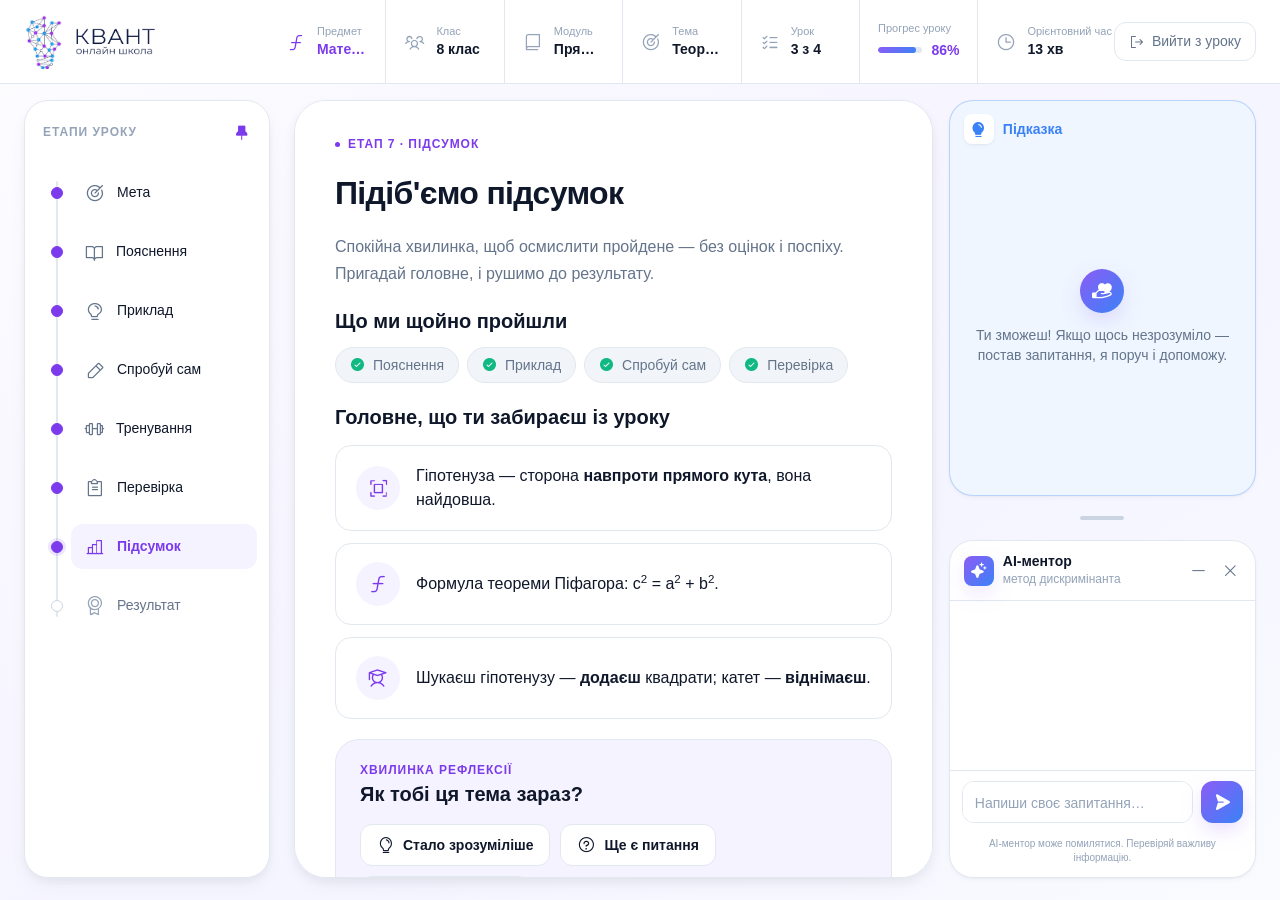
<file: pifagor-summary.html>
<!DOCTYPE html><html lang="uk" class="__variable_55468c"><head><meta charSet="utf-8"/><meta name="viewport" content="width=device-width, initial-scale=1"/><link rel="stylesheet" href="assets/lesson-styles.css"/><link rel="stylesheet" href="assets/phosphor.css"/><title>Теорема Піфагора — КВАНТ</title><meta name="description" content="KVANT is an AI-native learning ecosystem for children aged 10–15. Currently in pre-launch."/><meta name="next-size-adjust"/></head><body class="min-h-screen bg-background font-sans text-foreground antialiased"><!--$--><div class="lesson-page" data-subject="math" style="--lesson-accent:var(--kv-color-subject-math);--lesson-accent-surface:var(--kv-color-subject-math-surface)"><header class="lesson-topbar"><div class="lt-brand"><img class="lt-logo-mark" src="assets/img/kvant-mark.png" alt="КВАНТ"/><img class="lt-logo-word" src="assets/img/kvant-wordmark-horizontal.png" alt="" aria-hidden="true"/></div><div class="lt-context"><div class="lt-item is-subject"><i class="lt-item-ic ph ph-function" aria-hidden="true"></i><span class="lt-kv"><span class="lt-k">Предмет</span><span class="lt-v">Математика</span></span></div><div class="lt-item"><i class="lt-item-ic ph ph-users-three" aria-hidden="true"></i><span class="lt-kv"><span class="lt-k">Клас</span><span class="lt-v">8 клас</span></span></div><div class="lt-item hide-sm"><i class="lt-item-ic ph ph-book" aria-hidden="true"></i><span class="lt-kv"><span class="lt-k">Модуль</span><span class="lt-v">Прямокутні трикутники</span></span></div><div class="lt-item hide-md"><i class="lt-item-ic ph ph-target" aria-hidden="true"></i><span class="lt-kv"><span class="lt-k">Тема</span><span class="lt-v">Теорема Піфагора</span></span></div><div class="lt-item"><i class="lt-item-ic ph ph-list-checks" aria-hidden="true"></i><span class="lt-kv"><span class="lt-k">Урок</span><span class="lt-v">3 з 4</span></span></div><div class="lt-item"><span class="lt-kv"><span class="lt-k">Прогрес уроку</span><span class="lt-progress-row"><span class="lt-progress-track"><span class="lt-progress-fill" style="width:86%"></span></span><span class="lt-progress-pct">86%</span></span></span></div><div class="lt-item hide-sm"><i class="lt-item-ic ph ph-clock" aria-hidden="true"></i><span class="lt-kv"><span class="lt-k">Орієнтовний час</span><span class="lt-v">13 хв</span></span></div></div><a class="lt-exit" href="https://kvant-pearl.vercel.app/lessons" aria-label="Вийти з уроку" title="Вийти з уроку"><i class="ph ph-sign-out" aria-hidden="true"></i><span>Вийти з уроку</span></a></header><div class="lesson-body"><div class="sidebar-wrap"><aside class="lesson-stepper" aria-label="Етапи уроку"><div class="step-head"><span class="step-head-title">Етапи уроку</span><button class="pin-btn" type="button" aria-pressed="true" aria-label="Закріпити / відкріпити панель" title="Закріпити / відкріпити панель"><i class="ph-fill ph-push-pin" aria-hidden="true"></i></button></div><nav class="stepper" aria-label="Етапи уроку"><div class="step-list"><a class="step-item completed" href="pifagor-focus.html"><span class="step-dot" aria-hidden="true"></span><span class="step-main"><i class="step-ic ph ph-target" aria-hidden="true"></i><span class="step-label">Мета</span></span></a><a class="step-item completed" href="pifagor-explanation.html"><span class="step-dot" aria-hidden="true"></span><span class="step-main"><i class="step-ic ph ph-book-open" aria-hidden="true"></i><span class="step-label">Пояснення</span></span></a><a class="step-item completed" href="pifagor-example.html"><span class="step-dot" aria-hidden="true"></span><span class="step-main"><i class="step-ic ph ph-lightbulb" aria-hidden="true"></i><span class="step-label">Приклад</span></span></a><a class="step-item completed" href="pifagor-practice.html"><span class="step-dot" aria-hidden="true"></span><span class="step-main"><i class="step-ic ph ph-pencil-simple" aria-hidden="true"></i><span class="step-label">Спробуй сам</span></span></a><button class="step-item completed" type="button" disabled=""><span class="step-dot" aria-hidden="true"></span><span class="step-main"><i class="step-ic ph ph-barbell" aria-hidden="true"></i><span class="step-label">Тренування</span></span></button><a class="step-item completed" href="pifagor-check.html"><span class="step-dot" aria-hidden="true"></span><span class="step-main"><i class="step-ic ph ph-clipboard-text" aria-hidden="true"></i><span class="step-label">Перевірка</span></span></a><a class="step-item active" aria-current="step" href="pifagor-summary.html"><span class="step-dot" aria-hidden="true"></span><span class="step-main"><i class="step-ic ph ph-chart-bar" aria-hidden="true"></i><span class="step-label">Підсумок</span></span></a><a class="step-item upcoming" href="pifagor-result.html"><span class="step-dot" aria-hidden="true"></span><span class="step-main"><i class="step-ic ph ph-medal" aria-hidden="true"></i><span class="step-label">Результат</span></span></a></div></nav></aside></div><main class="lesson-content"><div class="lesson-slot"><div class="slot-overline"><span class="dot" aria-hidden="true"></span><span>Етап 7 · Підсумок</span></div><h2 class="slot-title">Підіб'ємо підсумок</h2><p class="slot-lead">Спокійна хвилинка, щоб осмислити пройдене — без оцінок і поспіху. Пригадай головне, і рушимо до результату.</p><section class="summary_recapSection__rA3fL"><h3 class="summary_sectionHeading__hjsDB">Що ми щойно пройшли</h3><div class="summary_recapChips__8vGJw"><span class="summary_recapChip__SAGRB"><i class="ph-fill ph-check-circle summary_recapChipIcon__TDlk3" aria-hidden="true"></i>Пояснення</span><span class="summary_recapChip__SAGRB"><i class="ph-fill ph-check-circle summary_recapChipIcon__TDlk3" aria-hidden="true"></i>Приклад</span><span class="summary_recapChip__SAGRB"><i class="ph-fill ph-check-circle summary_recapChipIcon__TDlk3" aria-hidden="true"></i>Спробуй сам</span><span class="summary_recapChip__SAGRB"><i class="ph-fill ph-check-circle summary_recapChipIcon__TDlk3" aria-hidden="true"></i>Перевірка</span></div></section><section class="summary_takeawaysSection__bxxxN"><h3 class="summary_sectionHeading__hjsDB">Головне, що ти забираєш із уроку</h3><div class="summary_takeawayList__PXo_2"><div class="summary_takeawayRow__26ePU"><span class="summary_takeawayIcon__WHlda"><i class="ph ph-scan" aria-hidden="true"></i></span><span class="summary_takeawayText___UGcX">Гіпотенуза — сторона <strong class="summary_takeawayStrong__0AvI8">навпроти прямого кута</strong>, вона найдовша.</span></div><div class="summary_takeawayRow__26ePU"><span class="summary_takeawayIcon__WHlda"><i class="ph ph-function" aria-hidden="true"></i></span><span class="summary_takeawayText___UGcX">Формула теореми Піфагора: <span class="summary_takeawayNums__rP7UL">$c^2 = a^2 + b^2$</span>.</span></div><div class="summary_takeawayRow__26ePU"><span class="summary_takeawayIcon__WHlda"><i class="ph ph-student" aria-hidden="true"></i></span><span class="summary_takeawayText___UGcX">Шукаєш гіпотенузу — <strong class="summary_takeawayStrong__0AvI8">додаєш</strong> квадрати; катет — <strong class="summary_takeawayStrong__0AvI8">віднімаєш</strong>.</span></div></div></section><section class="summary_reflectPanel__6Yuub"><div class="summary_reflectHead__uCG5L"><span class="summary_reflectEyebrow__Vn8I3">Хвилинка рефлексії</span><p class="summary_sectionHeading__hjsDB">Як тобі ця тема зараз?</p></div><div class="summary_reflectOptions___L5BT"><button type="button" class="summary_reflectChip__Vb5fl " aria-pressed="false"><i class="ph ph-lightbulb summary_reflectChipIcon__b8yNI" aria-hidden="true"></i>Стало зрозуміліше</button><button type="button" class="summary_reflectChip__Vb5fl " aria-pressed="false"><i class="ph ph-question summary_reflectChipIcon__b8yNI" aria-hidden="true"></i>Ще є питання</button><button type="button" class="summary_reflectChip__Vb5fl " aria-pressed="false"><i class="ph ph-arrow-counter-clockwise summary_reflectChipIcon__b8yNI" aria-hidden="true"></i>Хочу повторити</button></div></section><div class="summary_ctaRow__9D61S"><a class="check-skip summary_ctaLink__sIufZ" href="pifagor-explanation.html"><i class="ph ph-arrow-counter-clockwise" aria-hidden="true"></i>Повторити пояснення</a><a class="check-cta summary_ctaLink__sIufZ" href="pifagor-result.html">До результату уроку<i class="ph ph-arrow-right" aria-hidden="true"></i></a></div></div></main><aside class="ai-panel" id="aiPanel" data-loading="0" aria-label="AI-ментор"><div class="ai-width-handle" role="separator" aria-orientation="vertical" aria-label="Перетягни, щоб змінити ширину панелі" title="Перетягни, щоб змінити ширину панелі"></div><section class="ai-artifacts" id="aiArtifacts"><div class="ai-artifacts-head"><span class="ai-artifacts-spark" aria-hidden="true"><i class="ph-fill ph-lightbulb"></i></span><span class="ai-artifacts-title" id="aiArtTitle">Підказка</span><span class="ai-artifacts-count" id="aiArtCount">0</span><button class="ai-artifacts-close" id="aiArtClose" type="button" aria-label="Прибрати підказку" title="Прибрати підказку"><i class="ph ph-x"></i></button></div><div class="ai-artifacts-body" id="aiArtBody"></div><div class="ai-motiv" id="aiMotiv"><span class="ai-motiv-ic" aria-hidden="true"><i class="ph-fill ph-hand-heart"></i></span><p class="ai-motiv-txt" id="aiMotivTxt">Ти зможеш! Якщо щось незрозуміло — постав запитання, я поруч і допоможу.</p></div></section><div class="ai-split-handle" role="separator" aria-label="Перетягни, щоб змінити розмір підказки та чату" title="Перетягни, щоб змінити розмір" style="flex:0 0 auto;height:16px;display:flex;align-items:center;justify-content:center;cursor:row-resize;touch-action:none"><span style="width:44px;height:4px;border-radius:var(--kv-radius-full);background:var(--kv-color-border-strong)"></span></div><section class="ai-chatcard"><div class="ai-head"><span class="ai-bot" aria-hidden="true"><i class="ph-fill ph-sparkle"></i></span><span class="ai-head-txt"><span class="ai-head-name">AI-ментор</span><span class="ai-head-sub" id="aiSub">метод дискримінанта</span></span><span class="ai-head-actions"><button class="ai-icon-btn" id="aiMin" type="button" aria-label="Згорнути ментора" title="Згорнути ментора"><i class="ph ph-minus"></i></button><button class="ai-icon-btn" id="aiClose" type="button" aria-label="Закрити ментора" title="Закрити ментора"><i class="ph ph-x"></i></button></span></div><div class="ai-chat" id="aiChat"></div><div class="ai-typing" aria-hidden="true"><span class="ai-typing-av"><i class="ph-fill ph-sparkle"></i></span><span class="ai-typing-dots"><span></span><span></span><span></span></span></div><form class="ai-input" id="aiForm"><textarea class="ai-textarea" id="aiText" rows="1" placeholder="Напиши своє запитання…" aria-label="Напиши своє запитання…"></textarea><button class="ai-send" id="aiSend" type="submit" aria-label="Відправити запитання"><i class="ph-fill ph-paper-plane-right"></i></button></form><p class="ai-disclaimer">AI-ментор може помилятися. Перевіряй важливу інформацію.</p></section></aside><button class="ai-bubble-launch is-hidden" id="aiBubble" type="button" aria-label="Відкрити AI-ментора" title="AI-ментор"><span class="ai-bubble-label">AI-ментор</span><span class="ai-bubble-ic" aria-hidden="true"><i class="ph-fill ph-sparkle"></i><span class="ai-bubble-dot" aria-hidden="true"></span></span></button></div></div><!--/$--><style>
.is-sel{outline:2px solid #6c8cff!important;outline-offset:1px}
.opt-ok{outline:2px solid #2fbf71!important;background:rgba(47,191,113,.15)!important}
.opt-no{outline:2px solid #ff6b6b!important;background:rgba(255,107,107,.12)!important}
.pf-msg{margin-top:10px;font-weight:600}
</style>
<script>
document.addEventListener('DOMContentLoaded',function(){
  // Демо (Приклад)
  var demo=document.querySelector('.example_demoCard__xBmZJ');
  if(demo){var L=[].slice.call(demo.querySelectorAll('.example_demoLine__AOuyg'));
    var run=demo.querySelector('.check-cta'),rs=demo.querySelector('.check-skip');
    function clr(){L.forEach(function(l){l.style.opacity='0.32';l.style.background='transparent';var c=l.querySelector('.example_demoLineCheck__cyy2J');if(c)c.style.opacity='0';});}
    function play(){clr();L.forEach(function(l,i){setTimeout(function(){l.style.opacity='1';l.style.background='rgba(255,255,255,.05)';var c=l.querySelector('.example_demoLineCheck__cyy2J');if(c)c.style.opacity='1';},320*(i+1));});}
    if(run)run.addEventListener('click',play);if(rs)rs.addEventListener('click',clr);}
  // Одиночний вибір у групах пігулок/чипів
  document.querySelectorAll('.practice_optionsRow__C476J,.check-opts').forEach(function(row){
    var btns=row.querySelectorAll('button');
    btns.forEach(function(b){b.addEventListener('click',function(){btns.forEach(function(x){x.classList.remove('is-sel');});b.classList.add('is-sel');});});
  });
  document.querySelectorAll('.summary_reflectChip__Vb5fl').forEach(function(b){b.addEventListener('click',function(){var p=b.getAttribute('aria-pressed')==='true';b.setAttribute('aria-pressed',p?'false':'true');b.classList.toggle('is-sel',!p);});});
  // Перевірка відповіді (Перевірка / Спробуй сам)
  function wire(btn,scope){ if(!btn)return; btn.addEventListener('click',function(){
    var opts=scope.querySelectorAll('[data-correct],.check-opt,.practice_pill__v1Gw1');
    opts.forEach(function(o){ if(o.getAttribute('data-correct')==='1')o.classList.add('opt-ok'); else if(o.classList.contains('is-sel'))o.classList.add('opt-no'); });
    var ok=scope.querySelector('.is-sel[data-correct="1"]');
    var msg=scope.querySelector('.pf-msg'); if(!msg){msg=document.createElement('div');msg.className='pf-msg';(btn.parentNode||scope).appendChild(msg);}
    msg.textContent=ok?'✓ Правильно!':'Спробуй ще раз';
    msg.style.color=ok?'#2fbf71':'#ff6b6b';
  });}
  document.querySelectorAll('.check-actions .check-cta').forEach(function(b){wire(b,b.closest('.check-card')||document);});
  document.querySelectorAll('.practice_actionsRow__m1LnC .check-cta').forEach(function(b){wire(b,b.closest('.practice_taskCard__pjv_M')||document);});
});
</script>
<script src="math-render.js" defer></script></body></html>
</file>
<file: assets/lesson-styles.css>
/* --- 2721f37e8a4dd104 --- */
@font-face{font-family:__Manrope_55468c;font-style:normal;font-weight:200 800;font-display:swap;src:url(./media/438aa629764e75f3-s.p.woff2) format("woff2");unicode-range:u+0460-052f,u+1c80-1c8a,u+20b4,u+2de0-2dff,u+a640-a69f,u+fe2e-fe2f}@font-face{font-family:__Manrope_55468c;font-style:normal;font-weight:200 800;font-display:swap;src:url(./media/875ae681bfde4580-s.p.woff2) format("woff2");unicode-range:u+0301,u+0400-045f,u+0490-0491,u+04b0-04b1,u+2116}@font-face{font-family:__Manrope_55468c;font-style:normal;font-weight:200 800;font-display:swap;src:url(./media/51251f8b9793cdb3-s.woff2) format("woff2");unicode-range:u+0370-0377,u+037a-037f,u+0384-038a,u+038c,u+038e-03a1,u+03a3-03ff}@font-face{font-family:__Manrope_55468c;font-style:normal;font-weight:200 800;font-display:swap;src:url(./media/e857b654a2caa584-s.woff2) format("woff2");unicode-range:u+0102-0103,u+0110-0111,u+0128-0129,u+0168-0169,u+01a0-01a1,u+01af-01b0,u+0300-0301,u+0303-0304,u+0308-0309,u+0323,u+0329,u+1ea0-1ef9,u+20ab}@font-face{font-family:__Manrope_55468c;font-style:normal;font-weight:200 800;font-display:swap;src:url(./media/cc978ac5ee68c2b6-s.p.woff2) format("woff2");unicode-range:u+0100-02ba,u+02bd-02c5,u+02c7-02cc,u+02ce-02d7,u+02dd-02ff,u+0304,u+0308,u+0329,u+1d00-1dbf,u+1e00-1e9f,u+1ef2-1eff,u+2020,u+20a0-20ab,u+20ad-20c0,u+2113,u+2c60-2c7f,u+a720-a7ff}@font-face{font-family:__Manrope_55468c;font-style:normal;font-weight:200 800;font-display:swap;src:url(./media/4c9affa5bc8f420e-s.p.woff2) format("woff2");unicode-range:u+00??,u+0131,u+0152-0153,u+02bb-02bc,u+02c6,u+02da,u+02dc,u+0304,u+0308,u+0329,u+2000-206f,u+20ac,u+2122,u+2191,u+2193,u+2212,u+2215,u+feff,u+fffd}@font-face{font-family:__Manrope_Fallback_55468c;src:local("Arial");ascent-override:103.31%;descent-override:29.07%;line-gap-override:0.00%;size-adjust:103.19%}.__className_55468c{font-family:__Manrope_55468c,__Manrope_Fallback_55468c;font-style:normal}.__variable_55468c{--font-sans:"__Manrope_55468c","__Manrope_Fallback_55468c"}:root{--kv-purple:#8b5cf6;--kv-blue:#3b82f6;--kv-violet:#7c3aed;--kv-indigo:#6366f1;--kv-teal:#06b6d4;--kv-pink:#ec4899;--kv-neutral-50:#f8fafc;--kv-neutral-100:#f1f5f9;--kv-neutral-200:#e2e8f0;--kv-neutral-300:#cbd5e1;--kv-neutral-400:#94a3b8;--kv-neutral-600:#64748b;--kv-neutral-700:#475569;--kv-neutral-800:#334155;--kv-neutral-900:#1e293b;--kv-neutral-950:#0f172a;--kv-white:#fff;--kv-shadow-rgb:29,27,58;--kv-success:#10b981;--kv-warning:#f59e0b;--kv-danger:#ef4444;--kv-info:#3b82f6;--kv-color-brand-start:var(--kv-purple);--kv-color-brand-end:var(--kv-blue);--kv-color-brand-solid:var(--kv-violet);--kv-gradient-brand:linear-gradient(135deg,#8b5cf6,#3b82f6);--kv-gradient-brand-soft:linear-gradient(135deg,rgba(139,92,246,.12),rgba(59,130,246,.12));--kv-color-bg-page:var(--kv-neutral-50);--kv-color-surface-card:var(--kv-white);--kv-color-surface-raised:var(--kv-white);--kv-color-surface-sunken:var(--kv-neutral-100);--kv-color-surface-glass:hsla(0,0%,100%,.72);--kv-color-surface-glass-strong:hsla(0,0%,100%,.88);--kv-color-overlay:rgba(15,23,42,.4);--kv-gradient-shell-page:linear-gradient(145deg,#fdfdff,#f8f6ff 35%,#f4f5ff 65%,#fafbff);--kv-color-border-subtle:var(--kv-neutral-200);--kv-color-border-default:var(--kv-neutral-200);--kv-color-border-strong:var(--kv-neutral-300);--kv-color-border-glass:hsla(0,0%,100%,.6);--kv-color-text-primary:var(--kv-neutral-950);--kv-color-text-secondary:var(--kv-neutral-600);--kv-color-text-tertiary:var(--kv-neutral-400);--kv-color-text-inverse:var(--kv-white);--kv-color-text-brand:var(--kv-violet);--kv-color-text-link:var(--kv-blue);--kv-color-icon-default:var(--kv-neutral-600);--kv-color-icon-strong:var(--kv-neutral-800);--kv-color-icon-brand:var(--kv-violet);--kv-color-focus:var(--kv-purple);--kv-color-focus-ring:rgba(139,92,246,.35);--kv-color-selection:rgba(139,92,246,.16);--kv-color-success:var(--kv-success);--kv-color-success-surface:#ecfdf5;--kv-color-success-border:#a7f3d0;--kv-color-success-text:#047857;--kv-color-warning:var(--kv-warning);--kv-color-warning-surface:#fffbeb;--kv-color-warning-border:#fde68a;--kv-color-warning-text:#b45309;--kv-color-danger:var(--kv-danger);--kv-color-danger-surface:#fef2f2;--kv-color-danger-border:#fecaca;--kv-color-danger-text:#b91c1c;--kv-color-info:var(--kv-info);--kv-color-info-surface:#eff6ff;--kv-color-info-border:#bfdbfe;--kv-color-info-text:#1d4ed8;--kv-color-fn-learning:var(--kv-indigo);--kv-color-fn-ai:var(--kv-purple);--kv-color-fn-analytics:var(--kv-teal);--kv-color-fn-community:var(--kv-blue);--kv-color-fn-premium:var(--kv-violet);--kv-color-fn-achievement:var(--kv-warning);--kv-color-fn-admin:var(--kv-neutral-800);--kv-color-hypothesis:#f97316;--kv-color-hypothesis-surface:#fff7ed;--kv-color-hypothesis-border:#fed7aa;--kv-color-hypothesis-text:#c2410c;--kv-color-fn-learning-surface:#eef2ff;--kv-color-fn-ai-surface:#f5f3ff;--kv-color-fn-analytics-surface:#ecfeff;--kv-color-fn-premium-surface:#f5f3ff;--kv-color-fn-achievement-surface:#fffbeb;--kv-color-subject-math:var(--kv-violet);--kv-color-subject-math-surface:#f5f3ff;--kv-color-subject-english:var(--kv-success);--kv-color-subject-english-surface:#ecfdf5;--kv-color-subject-ukrainian:var(--kv-warning);--kv-color-subject-ukrainian-surface:#fffbeb;--kv-color-subject-physics:var(--kv-blue);--kv-color-subject-physics-surface:#eff6ff;--kv-color-subject-chemistry:var(--kv-teal);--kv-color-subject-chemistry-surface:#ecfeff;--kv-color-subject-informatics:var(--kv-indigo);--kv-color-subject-informatics-surface:#eef2ff;--kv-color-subject-history:var(--kv-pink);--kv-color-subject-history-surface:#fdf2f8;--kv-color-subject-biology:#22c55e;--kv-color-subject-biology-surface:#f0fdf4;--kv-color-subject-geography:#0891b2;--kv-color-subject-geography-surface:#ecfeff;--kv-color-subject-art:#a855f7;--kv-color-subject-art-surface:#faf5ff;--kv-font-sans:"Onest",-apple-system,BlinkMacSystemFont,"Segoe UI",Arial,sans-serif;--kv-font-mono:ui-monospace,monospace;--kv-weight-light:300;--kv-weight-regular:400;--kv-weight-medium:500;--kv-weight-semibold:600;--kv-weight-bold:700;--kv-weight-extrabold:800;--kv-display-size:48px;--kv-display-line:56px;--kv-h1-size:32px;--kv-h1-line:40px;--kv-h2-size:24px;--kv-h2-line:32px;--kv-h3-size:20px;--kv-h3-line:28px;--kv-body-size:16px;--kv-body-line:24px;--kv-body-sm-size:14px;--kv-body-sm-line:20px;--kv-label-size:14px;--kv-label-line:20px;--kv-caption-size:12px;--kv-caption-line:16px;--kv-data-size:24px;--kv-data-line:32px;--kv-tracking-tight:-0.02em;--kv-tracking-snug:-0.01em;--kv-tracking-normal:0;--kv-tracking-wide:0.04em;--kv-space-0:0px;--kv-space-xs:4px;--kv-space-sm:8px;--kv-space-md:16px;--kv-space-lg:24px;--kv-space-xl:32px;--kv-space-2xl:48px;--kv-space-3xl:64px;--kv-space-1:8px;--kv-space-2:16px;--kv-space-3:24px;--kv-space-4:32px;--kv-space-6:48px;--kv-space-8:64px;--kv-layout-gutter:24px;--kv-layout-page-x:32px;--kv-sidebar-width:264px;--kv-content-max:1200px;--kv-radius-0:0px;--kv-radius-4:4px;--kv-radius-8:8px;--kv-radius-12:12px;--kv-radius-16:16px;--kv-radius-24:24px;--kv-radius-32:32px;--kv-radius-full:9999px;--kv-radius-control:var(--kv-radius-12);--kv-radius-field:var(--kv-radius-8);--kv-radius-card:var(--kv-radius-24);--kv-radius-card-sm:var(--kv-radius-16);--kv-radius-panel:var(--kv-radius-32);--kv-radius-pill:var(--kv-radius-full);--kv-border-hairline:1px;--kv-border-strong:2px;--kv-control-h-sm:36px;--kv-control-h-md:44px;--kv-control-h-lg:52px;--kv-control-pad-x-sm:14px;--kv-control-pad-x-md:20px;--kv-control-pad-x-lg:28px;--kv-control-gap-sm:6px;--kv-control-gap-md:8px;--kv-control-gap-lg:10px;--kv-control-icon-sm:16px;--kv-control-icon-md:18px;--kv-control-icon-lg:20px;--kv-iconbtn-icon-sm:18px;--kv-iconbtn-icon-md:20px;--kv-iconbtn-icon-lg:22px;--kv-field-h:var(--kv-control-h-md);--kv-field-pad-x:14px;--kv-select-pad-r:40px;--kv-focus-ring-w:3px;--kv-switch-track-w:44px;--kv-switch-track-h:24px;--kv-switch-thumb:20px;--kv-switch-travel:20px;--kv-logo-mark-hero:90px;--kv-logo-word-hero:60px;--kv-logo-mark-shell:56px;--kv-logo-word-shell:32px;--kv-logo-mark-shell-collapsed:48px;--kv-canvas-auth:440px;--kv-canvas-wizard:720px;--kv-canvas-detail:960px;--kv-canvas-focus:720px;--kv-canvas-card-pad:56px;--kv-elevation-0:none;--kv-elevation-1:0 1px 2px rgba(29,27,58,.04),0 2px 6px -1px rgba(29,27,58,.04);--kv-elevation-2:0 4px 12px -2px rgba(29,27,58,.06),0 8px 20px -4px rgba(29,27,58,.06);--kv-elevation-3:0 8px 24px -4px rgba(29,27,58,.08),0 16px 40px -8px rgba(29,27,58,.08);--kv-elevation-4:0 16px 40px -8px rgba(29,27,58,.1),0 24px 64px -12px rgba(29,27,58,.1);--kv-elevation-5:0 24px 80px -12px rgba(29,27,58,.12),0 40px 120px -16px rgba(29,27,58,.14);--kv-glow-brand:0 8px 24px -6px rgba(139,92,246,.35);--kv-motion-instant:0ms;--kv-motion-fast:100ms;--kv-motion-normal:150ms;--kv-motion-standard:200ms;--kv-motion-medium:300ms;--kv-motion-slow:400ms;--kv-motion-celebration:600ms;--kv-ease-standard:cubic-bezier(0.2,0,0,1);--kv-ease-out:cubic-bezier(0,0,0.2,1);--kv-ease-in-out:cubic-bezier(0.4,0,0.2,1);--kv-ease-spring:cubic-bezier(0.34,1.56,0.64,1)}@media (prefers-reduced-motion:reduce){:root{--kv-motion-fast:0ms;--kv-motion-normal:0ms;--kv-motion-standard:0ms;--kv-motion-medium:0ms;--kv-motion-slow:0ms;--kv-motion-celebration:0ms}}html{-webkit-text-size-adjust:100%}body{font-family:var(--kv-font-sans);font-size:var(--kv-body-size);line-height:var(--kv-body-line);font-weight:var(--kv-weight-regular);color:var(--kv-color-text-primary);background:var(--kv-color-bg-page);-webkit-font-smoothing:antialiased;text-rendering:optimizeLegibility}::-moz-selection{background:var(--kv-color-selection)}::selection{background:var(--kv-color-selection)}:where(a){color:var(--kv-color-text-link);text-decoration:none}:where(h1,h2,h3,h4,p){margin:0}:where(button,a,input,select,textarea,[tabindex]):focus-visible{outline:2px solid var(--kv-color-focus);outline-offset:2px;border-radius:var(--kv-radius-8)}.kv-display{font-size:var(--kv-display-size);line-height:var(--kv-display-line);font-weight:var(--kv-weight-extrabold)}.kv-display,.kv-h1{letter-spacing:var(--kv-tracking-tight)}.kv-h1{font-size:var(--kv-h1-size);line-height:var(--kv-h1-line);font-weight:var(--kv-weight-bold)}.kv-h2{font-size:var(--kv-h2-size);line-height:var(--kv-h2-line)}.kv-h2,.kv-h3{font-weight:var(--kv-weight-semibold);letter-spacing:var(--kv-tracking-snug)}.kv-h3{font-size:var(--kv-h3-size);line-height:var(--kv-h3-line)}.kv-body{font-size:var(--kv-body-size);line-height:var(--kv-body-line)}.kv-body-sm{font-size:var(--kv-body-sm-size);line-height:var(--kv-body-sm-line)}.kv-label{font-size:var(--kv-label-size);line-height:var(--kv-label-line);font-weight:var(--kv-weight-medium)}.kv-caption{font-size:var(--kv-caption-size);line-height:var(--kv-caption-line);color:var(--kv-color-text-secondary)}.kv-data{font-size:var(--kv-data-size);line-height:var(--kv-data-line);font-weight:var(--kv-weight-bold);font-variant-numeric:tabular-nums}.kv-overline{font-size:var(--kv-caption-size);line-height:var(--kv-caption-line);font-weight:var(--kv-weight-semibold);letter-spacing:var(--kv-tracking-wide);text-transform:uppercase;color:var(--kv-color-text-secondary)}.kv-text-gradient{background:var(--kv-gradient-brand);-webkit-background-clip:text;background-clip:text;color:transparent}@keyframes kv-spin{to{transform:rotate(1turn)}}@keyframes kv-fade-in{0%{opacity:0}to{opacity:1}}@keyframes kv-rise{0%{opacity:0;transform:translateY(8px)}to{opacity:1;transform:translateY(0)}}@keyframes kv-pulse{0%,to{opacity:1}50%{opacity:.45}}*,:after,:before{--tw-border-spacing-x:0;--tw-border-spacing-y:0;--tw-translate-x:0;--tw-translate-y:0;--tw-rotate:0;--tw-skew-x:0;--tw-skew-y:0;--tw-scale-x:1;--tw-scale-y:1;--tw-pan-x: ;--tw-pan-y: ;--tw-pinch-zoom: ;--tw-scroll-snap-strictness:proximity;--tw-gradient-from-position: ;--tw-gradient-via-position: ;--tw-gradient-to-position: ;--tw-ordinal: ;--tw-slashed-zero: ;--tw-numeric-figure: ;--tw-numeric-spacing: ;--tw-numeric-fraction: ;--tw-ring-inset: ;--tw-ring-offset-width:0px;--tw-ring-offset-color:#fff;--tw-ring-color:rgba(59,130,246,.5);--tw-ring-offset-shadow:0 0 #0000;--tw-ring-shadow:0 0 #0000;--tw-shadow:0 0 #0000;--tw-shadow-colored:0 0 #0000;--tw-blur: ;--tw-brightness: ;--tw-contrast: ;--tw-grayscale: ;--tw-hue-rotate: ;--tw-invert: ;--tw-saturate: ;--tw-sepia: ;--tw-drop-shadow: ;--tw-backdrop-blur: ;--tw-backdrop-brightness: ;--tw-backdrop-contrast: ;--tw-backdrop-grayscale: ;--tw-backdrop-hue-rotate: ;--tw-backdrop-invert: ;--tw-backdrop-opacity: ;--tw-backdrop-saturate: ;--tw-backdrop-sepia: ;--tw-contain-size: ;--tw-contain-layout: ;--tw-contain-paint: ;--tw-contain-style: }::backdrop{--tw-border-spacing-x:0;--tw-border-spacing-y:0;--tw-translate-x:0;--tw-translate-y:0;--tw-rotate:0;--tw-skew-x:0;--tw-skew-y:0;--tw-scale-x:1;--tw-scale-y:1;--tw-pan-x: ;--tw-pan-y: ;--tw-pinch-zoom: ;--tw-scroll-snap-strictness:proximity;--tw-gradient-from-position: ;--tw-gradient-via-position: ;--tw-gradient-to-position: ;--tw-ordinal: ;--tw-slashed-zero: ;--tw-numeric-figure: ;--tw-numeric-spacing: ;--tw-numeric-fraction: ;--tw-ring-inset: ;--tw-ring-offset-width:0px;--tw-ring-offset-color:#fff;--tw-ring-color:rgba(59,130,246,.5);--tw-ring-offset-shadow:0 0 #0000;--tw-ring-shadow:0 0 #0000;--tw-shadow:0 0 #0000;--tw-shadow-colored:0 0 #0000;--tw-blur: ;--tw-brightness: ;--tw-contrast: ;--tw-grayscale: ;--tw-hue-rotate: ;--tw-invert: ;--tw-saturate: ;--tw-sepia: ;--tw-drop-shadow: ;--tw-backdrop-blur: ;--tw-backdrop-brightness: ;--tw-backdrop-contrast: ;--tw-backdrop-grayscale: ;--tw-backdrop-hue-rotate: ;--tw-backdrop-invert: ;--tw-backdrop-opacity: ;--tw-backdrop-saturate: ;--tw-backdrop-sepia: ;--tw-contain-size: ;--tw-contain-layout: ;--tw-contain-paint: ;--tw-contain-style: }/*
! tailwindcss v3.4.19 | MIT License | https://tailwindcss.com
*/*,:after,:before{box-sizing:border-box;border:0 solid #e5e7eb}:after,:before{--tw-content:""}:host,html{line-height:1.5;-webkit-text-size-adjust:100%;-moz-tab-size:4;-o-tab-size:4;tab-size:4;font-family:var(--font-sans),system-ui,sans-serif;font-feature-settings:normal;font-variation-settings:normal;-webkit-tap-highlight-color:transparent}body{margin:0;line-height:inherit}hr{height:0;color:inherit;border-top-width:1px}abbr:where([title]){-webkit-text-decoration:underline dotted;text-decoration:underline dotted}h1,h2,h3,h4,h5,h6{font-size:inherit;font-weight:inherit}a{color:inherit;text-decoration:inherit}b,strong{font-weight:bolder}code,kbd,pre,samp{font-family:var(--font-mono),monospace;font-feature-settings:normal;font-variation-settings:normal;font-size:1em}small{font-size:80%}sub,sup{font-size:75%;line-height:0;position:relative;vertical-align:baseline}sub{bottom:-.25em}sup{top:-.5em}table{text-indent:0;border-color:inherit;border-collapse:collapse}button,input,optgroup,select,textarea{font-family:inherit;font-feature-settings:inherit;font-variation-settings:inherit;font-size:100%;font-weight:inherit;line-height:inherit;letter-spacing:inherit;color:inherit;margin:0;padding:0}button,select{text-transform:none}button,input:where([type=button]),input:where([type=reset]),input:where([type=submit]){-webkit-appearance:button;background-color:transparent;background-image:none}:-moz-focusring{outline:auto}:-moz-ui-invalid{box-shadow:none}progress{vertical-align:baseline}::-webkit-inner-spin-button,::-webkit-outer-spin-button{height:auto}[type=search]{-webkit-appearance:textfield;outline-offset:-2px}::-webkit-search-decoration{-webkit-appearance:none}::-webkit-file-upload-button{-webkit-appearance:button;font:inherit}summary{display:list-item}blockquote,dd,dl,figure,h1,h2,h3,h4,h5,h6,hr,p,pre{margin:0}fieldset{margin:0}fieldset,legend{padding:0}menu,ol,ul{list-style:none;margin:0;padding:0}dialog{padding:0}textarea{resize:vertical}input::-moz-placeholder,textarea::-moz-placeholder{opacity:1;color:#9ca3af}input::placeholder,textarea::placeholder{opacity:1;color:#9ca3af}[role=button],button{cursor:pointer}:disabled{cursor:default}audio,canvas,embed,iframe,img,object,svg,video{display:block;vertical-align:middle}img,video{max-width:100%;height:auto}[hidden]:where(:not([hidden=until-found])){display:none}:root{--background:0 0% 100%;--foreground:222.2 84% 4.9%;--muted:210 40% 96.1%;--muted-foreground:215.4 16.3% 46.9%;--border:214.3 31.8% 91.4%;--input:214.3 31.8% 91.4%;--ring:222.2 84% 4.9%;--radius:0.5rem}.dark{--background:222.2 84% 4.9%;--foreground:210 40% 98%;--muted:217.2 32.6% 17.5%;--muted-foreground:215 20.2% 65.1%;--border:217.2 32.6% 17.5%;--input:217.2 32.6% 17.5%;--ring:212.7 26.8% 83.9%}body{background-color:hsl(var(--background));color:hsl(var(--foreground))}.container{width:100%;margin-right:auto;margin-left:auto;padding-right:2rem;padding-left:2rem}@media (min-width:1400px){.container{max-width:1400px}}.sr-only{position:absolute;width:1px;height:1px;padding:0;margin:-1px;overflow:hidden;clip:rect(0,0,0,0);white-space:nowrap;border-width:0}.pointer-events-none{pointer-events:none}.visible{visibility:visible}.collapse{visibility:collapse}.static{position:static}.fixed{position:fixed}.absolute{position:absolute}.relative{position:relative}.sticky{position:sticky}.inset-0{inset:0}.inset-\[-15\%\]{inset:-15%}.inset-x-0{left:0;right:0}.inset-y-0{top:0;bottom:0}.bottom-\[-15\%\]{bottom:-15%}.left-0{left:0}.left-\[-15\%\]{left:-15%}.left-\[60\%\]{left:60%}.right-\[-10\%\]{right:-10%}.top-0{top:0}.top-\[-10\%\]{top:-10%}.top-\[20\%\]{top:20%}.z-10{z-index:10}.col-span-2{grid-column:span 2/span 2}.mx-auto{margin-left:auto;margin-right:auto}.mb-4{margin-bottom:1rem}.mt-10{margin-top:2.5rem}.mt-2{margin-top:.5rem}.mt-4{margin-top:1rem}.mt-7{margin-top:1.75rem}.mt-8{margin-top:2rem}.block{display:block}.inline-block{display:inline-block}.inline{display:inline}.flex{display:flex}.inline-flex{display:inline-flex}.table{display:table}.grid{display:grid}.hidden{display:none}.aspect-square{aspect-ratio:1/1}.h-14{height:3.5rem}.h-16{height:4rem}.h-2{height:.5rem}.h-4{height:1rem}.h-\[300px\]{height:300px}.h-\[3px\]{height:3px}.h-\[500px\]{height:500px}.h-\[58px\]{height:58px}.h-\[5px\]{height:5px}.h-\[600px\]{height:600px}.h-full{height:100%}.h-px{height:1px}.min-h-\[100dvh\]{min-height:100dvh}.min-h-\[calc\(100vh-4rem\)\]{min-height:calc(100vh - 4rem)}.min-h-screen{min-height:100vh}.w-1\/2{width:50%}.w-14{width:3.5rem}.w-2{width:.5rem}.w-32{width:8rem}.w-4{width:1rem}.w-9{width:2.25rem}.w-\[116px\]{width:116px}.w-\[120px\]{width:120px}.w-\[150px\]{width:150px}.w-\[300px\]{width:300px}.w-\[500px\]{width:500px}.w-\[600px\]{width:600px}.w-full{width:100%}.max-w-2xl{max-width:42rem}.max-w-lg{max-width:32rem}.max-w-md{max-width:28rem}.max-w-sm{max-width:24rem}.flex-1{flex:1 1 0%}.grow{flex-grow:1}.transform{transform:translate(var(--tw-translate-x),var(--tw-translate-y)) rotate(var(--tw-rotate)) skewX(var(--tw-skew-x)) skewY(var(--tw-skew-y)) scaleX(var(--tw-scale-x)) scaleY(var(--tw-scale-y))}@keyframes fade-up{0%{opacity:0;transform:translate3d(0,18px,0)}to{opacity:1;transform:translateZ(0)}}.animate-fade-up{animation:fade-up .72s cubic-bezier(.16,1,.3,1) both}@keyframes float-slow{0%,to{transform:translateZ(0) scale(1)}50%{transform:translate3d(0,-26px,0) scale(1.07)}}.animate-float-slow{animation:float-slow 17s ease-in-out infinite}@keyframes float-slower{0%,to{transform:translateZ(0) scale(1)}50%{transform:translate3d(20px,22px,0) scale(.94)}}.animate-float-slower{animation:float-slower 21s ease-in-out infinite}@keyframes halo-pulse{0%,to{opacity:.4;transform:scale(1)}50%{opacity:.72;transform:scale(1.09)}}.animate-halo-pulse{animation:halo-pulse 6.5s ease-in-out infinite}@keyframes pulse{50%{opacity:.5}}.animate-pulse{animation:pulse 2s cubic-bezier(.4,0,.6,1) infinite}@keyframes shimmer{0%{transform:translateX(-120%)}to{transform:translateX(120%)}}.animate-shimmer{animation:shimmer 2.4s cubic-bezier(.4,0,.2,1) infinite}@keyframes spin{to{transform:rotate(1turn)}}.animate-spin{animation:spin 1s linear infinite}.resize{resize:both}.grid-cols-3{grid-template-columns:repeat(3,minmax(0,1fr))}.flex-col{flex-direction:column}.items-center{align-items:center}.justify-center{justify-content:center}.justify-between{justify-content:space-between}.gap-1{gap:.25rem}.gap-1\.5{gap:.375rem}.gap-2{gap:.5rem}.gap-2\.5{gap:.625rem}.gap-3{gap:.75rem}.gap-7{gap:1.75rem}.space-y-0>:not([hidden])~:not([hidden]){--tw-space-y-reverse:0;margin-top:calc(0px * calc(1 - var(--tw-space-y-reverse)));margin-bottom:calc(0px * var(--tw-space-y-reverse))}.space-y-1>:not([hidden])~:not([hidden]){--tw-space-y-reverse:0;margin-top:calc(.25rem * calc(1 - var(--tw-space-y-reverse)));margin-bottom:calc(.25rem * var(--tw-space-y-reverse))}.space-y-2>:not([hidden])~:not([hidden]){--tw-space-y-reverse:0;margin-top:calc(.5rem * calc(1 - var(--tw-space-y-reverse)));margin-bottom:calc(.5rem * var(--tw-space-y-reverse))}.space-y-3>:not([hidden])~:not([hidden]){--tw-space-y-reverse:0;margin-top:calc(.75rem * calc(1 - var(--tw-space-y-reverse)));margin-bottom:calc(.75rem * var(--tw-space-y-reverse))}.space-y-4>:not([hidden])~:not([hidden]){--tw-space-y-reverse:0;margin-top:calc(1rem * calc(1 - var(--tw-space-y-reverse)));margin-bottom:calc(1rem * var(--tw-space-y-reverse))}.space-y-6>:not([hidden])~:not([hidden]){--tw-space-y-reverse:0;margin-top:calc(1.5rem * calc(1 - var(--tw-space-y-reverse)));margin-bottom:calc(1.5rem * var(--tw-space-y-reverse))}.space-y-7>:not([hidden])~:not([hidden]){--tw-space-y-reverse:0;margin-top:calc(1.75rem * calc(1 - var(--tw-space-y-reverse)));margin-bottom:calc(1.75rem * var(--tw-space-y-reverse))}.divide-y>:not([hidden])~:not([hidden]){--tw-divide-y-reverse:0;border-top-width:calc(1px * calc(1 - var(--tw-divide-y-reverse)));border-bottom-width:calc(1px * var(--tw-divide-y-reverse))}.overflow-hidden{overflow:hidden}.whitespace-pre-wrap{white-space:pre-wrap}.text-balance{text-wrap:balance}.rounded-2xl{border-radius:1rem}.rounded-3xl{border-radius:1.5rem}.rounded-\[24\%\]{border-radius:24%}.rounded-\[32px\]{border-radius:32px}.rounded-card{border-radius:24px}.rounded-full{border-radius:9999px}.rounded-md{border-radius:calc(var(--radius) - 2px)}.rounded-pill{border-radius:14px}.border{border-width:1px}.border-0{border-width:0}.border-2{border-width:2px}.border-b{border-bottom-width:1px}.border-input{border-color:hsl(var(--input))}.border-white\/30{border-color:hsla(0,0%,100%,.3)}.border-white\/70{border-color:hsla(0,0%,100%,.7)}.border-t-white{--tw-border-opacity:1;border-top-color:rgb(255 255 255/var(--tw-border-opacity,1))}.bg-amber-500\/10{background-color:rgba(245,158,11,.1)}.bg-background{background-color:hsl(var(--background))}.bg-brand-300\/70{background-color:rgba(147,197,253,.7)}.bg-brand-600{--tw-bg-opacity:1;background-color:rgb(37 99 235/var(--tw-bg-opacity,1))}.bg-slate-200{--tw-bg-opacity:1;background-color:rgb(226 232 240/var(--tw-bg-opacity,1))}.bg-slate-200\/80{background-color:rgba(226,232,240,.8)}.bg-white{--tw-bg-opacity:1;background-color:rgb(255 255 255/var(--tw-bg-opacity,1))}.bg-white\/5{background-color:hsla(0,0%,100%,.05)}.bg-white\/75{background-color:hsla(0,0%,100%,.75)}.bg-\[linear-gradient\(180deg\2c rgba\(255\2c 255\2c 255\2c 0\.15\)_0\%\2c transparent_50\%\)\2c linear-gradient\(135deg\2c \#6366F1_0\%\2c \#4F46E5_50\%\2c \#4338CA_100\%\)\]{background-image:linear-gradient(180deg,hsla(0,0%,100%,.15),transparent 50%),linear-gradient(135deg,#6366f1,#4f46e5 50%,#4338ca)}.bg-\[radial-gradient\(circle\2c rgba\(39\2c 194\2c 238\2c 0\.42\)\2c rgba\(154\2c 53\2c 224\2c 0\.26\)_50\%\2c transparent_74\%\)\]{background-image:radial-gradient(circle,rgba(39,194,238,.42),rgba(154,53,224,.26) 50%,transparent 74%)}.bg-gradient-to-r{background-image:linear-gradient(to right,var(--tw-gradient-stops))}.from-brand-500{--tw-gradient-from:#3b82f6 var(--tw-gradient-from-position);--tw-gradient-to:rgba(59,130,246,0) var(--tw-gradient-to-position);--tw-gradient-stops:var(--tw-gradient-from),var(--tw-gradient-to)}.from-transparent{--tw-gradient-from:transparent var(--tw-gradient-from-position);--tw-gradient-to:transparent var(--tw-gradient-to-position);--tw-gradient-stops:var(--tw-gradient-from),var(--tw-gradient-to)}.via-brand-500{--tw-gradient-to:rgba(59,130,246,0) var(--tw-gradient-to-position);--tw-gradient-stops:var(--tw-gradient-from),#3b82f6 var(--tw-gradient-via-position),var(--tw-gradient-to)}.via-white{--tw-gradient-to:hsla(0,0%,100%,0) var(--tw-gradient-to-position);--tw-gradient-stops:var(--tw-gradient-from),#fff var(--tw-gradient-via-position),var(--tw-gradient-to)}.to-cyan-400{--tw-gradient-to:#22d3ee var(--tw-gradient-to-position)}.to-transparent{--tw-gradient-to:transparent var(--tw-gradient-to-position)}.bg-fixed{background-attachment:fixed}.object-contain{-o-object-fit:contain;object-fit:contain}.p-8{padding:2rem}.px-10{padding-left:2.5rem;padding-right:2.5rem}.px-3{padding-left:.75rem;padding-right:.75rem}.px-4{padding-left:1rem;padding-right:1rem}.px-5{padding-left:1.25rem;padding-right:1.25rem}.px-6{padding-left:1.5rem;padding-right:1.5rem}.py-1{padding-top:.25rem;padding-bottom:.25rem}.py-12{padding-top:3rem;padding-bottom:3rem}.py-14{padding-top:3.5rem;padding-bottom:3.5rem}.py-16{padding-top:4rem;padding-bottom:4rem}.py-2{padding-top:.5rem;padding-bottom:.5rem}.py-3{padding-top:.75rem;padding-bottom:.75rem}.py-3\.5{padding-top:.875rem;padding-bottom:.875rem}.pl-2{padding-left:.5rem}.pr-3\.5{padding-right:.875rem}.text-center{text-align:center}.font-sans{font-family:var(--font-sans),system-ui,sans-serif}.text-2xl{font-size:1.5rem;line-height:2rem}.text-3xl{font-size:1.875rem;line-height:2.25rem}.text-5xl{font-size:3rem;line-height:1}.text-\[0\.7rem\]{font-size:.7rem}.text-\[16px\]{font-size:16px}.text-base{font-size:1rem;line-height:1.5rem}.text-lg{font-size:1.125rem;line-height:1.75rem}.text-sm{font-size:.875rem;line-height:1.25rem}.text-xl{font-size:1.25rem;line-height:1.75rem}.text-xs{font-size:.75rem;line-height:1rem}.font-bold{font-weight:700}.font-extrabold{font-weight:800}.font-medium{font-weight:500}.font-semibold{font-weight:600}.uppercase{text-transform:uppercase}.leading-relaxed{line-height:1.625}.tracking-\[-0\.01em\]{letter-spacing:-.01em}.tracking-\[-0\.02em\]{letter-spacing:-.02em}.tracking-\[0\.14em\]{letter-spacing:.14em}.tracking-tight{letter-spacing:-.025em}.text-amber-700{--tw-text-opacity:1;color:rgb(180 83 9/var(--tw-text-opacity,1))}.text-brand-700{--tw-text-opacity:1;color:rgb(29 78 216/var(--tw-text-opacity,1))}.text-foreground{color:hsl(var(--foreground))}.text-foreground\/65{color:hsl(var(--foreground)/.65)}.text-muted-foreground{color:hsl(var(--muted-foreground))}.text-white{--tw-text-opacity:1;color:rgb(255 255 255/var(--tw-text-opacity,1))}.overline{text-decoration-line:overline}.underline-offset-4{text-underline-offset:4px}.antialiased{-webkit-font-smoothing:antialiased;-moz-osx-font-smoothing:grayscale}.placeholder-white\/30::-moz-placeholder{color:hsla(0,0%,100%,.3)}.placeholder-white\/30::placeholder{color:hsla(0,0%,100%,.3)}.opacity-20{opacity:.2}.opacity-25{opacity:.25}.opacity-30{opacity:.3}.shadow{--tw-shadow:0 1px 3px 0 rgba(0,0,0,.1),0 1px 2px -1px rgba(0,0,0,.1);--tw-shadow-colored:0 1px 3px 0 var(--tw-shadow-color),0 1px 2px -1px var(--tw-shadow-color)}.shadow,.shadow-\[0_0_10px_rgba\(39\2c 194\2c 238\2c 0\.40\)\]{box-shadow:var(--tw-ring-offset-shadow,0 0 #0000),var(--tw-ring-shadow,0 0 #0000),var(--tw-shadow)}.shadow-\[0_0_10px_rgba\(39\2c 194\2c 238\2c 0\.40\)\]{--tw-shadow:0 0 10px rgba(39,194,238,.4);--tw-shadow-colored:0 0 10px var(--tw-shadow-color)}.shadow-\[0_20px_50px_-20px_rgba\(37\2c 99\2c 235\2c 0\.38\)\2c 0_6px_16px_-8px_rgba\(15\2c 23\2c 42\2c 0\.14\)\]{--tw-shadow:0 20px 50px -20px rgba(37,99,235,.38),0 6px 16px -8px rgba(15,23,42,.14);--tw-shadow-colored:0 20px 50px -20px var(--tw-shadow-color),0 6px 16px -8px var(--tw-shadow-color);box-shadow:var(--tw-ring-offset-shadow,0 0 #0000),var(--tw-ring-shadow,0 0 #0000),var(--tw-shadow)}.shadow-\[0_28px_64px_-28px_rgba\(37\2c 99\2c 235\2c 0\.34\)\]{--tw-shadow:0 28px 64px -28px rgba(37,99,235,.34);--tw-shadow-colored:0 28px 64px -28px var(--tw-shadow-color);box-shadow:var(--tw-ring-offset-shadow,0 0 #0000),var(--tw-ring-shadow,0 0 #0000),var(--tw-shadow)}.shadow-\[inset_0_1px_0_rgba\(255\2c 255\2c 255\2c 0\.35\)\2c 0_4px_20px_rgba\(79\2c 70\2c 229\2c 0\.45\)\2c 0_12px_40px_rgba\(67\2c 56\2c 202\2c 0\.30\)\]{--tw-shadow:inset 0 1px 0 hsla(0,0%,100%,.35),0 4px 20px rgba(79,70,229,.45),0 12px 40px rgba(67,56,202,.3);--tw-shadow-colored:inset 0 1px 0 var(--tw-shadow-color),0 4px 20px var(--tw-shadow-color),0 12px 40px var(--tw-shadow-color);box-shadow:var(--tw-ring-offset-shadow,0 0 #0000),var(--tw-ring-shadow,0 0 #0000),var(--tw-shadow)}.shadow-sm{--tw-shadow:0 1px 2px 0 rgba(0,0,0,.05);--tw-shadow-colored:0 1px 2px 0 var(--tw-shadow-color);box-shadow:var(--tw-ring-offset-shadow,0 0 #0000),var(--tw-ring-shadow,0 0 #0000),var(--tw-shadow)}.outline{outline-style:solid}.ring{--tw-ring-offset-shadow:var(--tw-ring-inset) 0 0 0 var(--tw-ring-offset-width) var(--tw-ring-offset-color);--tw-ring-shadow:var(--tw-ring-inset) 0 0 0 calc(3px + var(--tw-ring-offset-width)) var(--tw-ring-color)}.ring,.ring-1{box-shadow:var(--tw-ring-offset-shadow),var(--tw-ring-shadow),var(--tw-shadow,0 0 #0000)}.ring-1{--tw-ring-offset-shadow:var(--tw-ring-inset) 0 0 0 var(--tw-ring-offset-width) var(--tw-ring-offset-color);--tw-ring-shadow:var(--tw-ring-inset) 0 0 0 calc(1px + var(--tw-ring-offset-width)) var(--tw-ring-color)}.ring-amber-500\/25{--tw-ring-color:rgba(245,158,11,.25)}.ring-slate-900\/\[0\.04\]{--tw-ring-color:rgba(15,23,42,.04)}.ring-slate-900\/\[0\.05\]{--tw-ring-color:rgba(15,23,42,.05)}.blur{--tw-blur:blur(8px)}.blur,.blur-2xl{filter:var(--tw-blur) var(--tw-brightness) var(--tw-contrast) var(--tw-grayscale) var(--tw-hue-rotate) var(--tw-invert) var(--tw-saturate) var(--tw-sepia) var(--tw-drop-shadow)}.blur-2xl{--tw-blur:blur(40px)}.filter{filter:var(--tw-blur) var(--tw-brightness) var(--tw-contrast) var(--tw-grayscale) var(--tw-hue-rotate) var(--tw-invert) var(--tw-saturate) var(--tw-sepia) var(--tw-drop-shadow)}.backdrop-blur-xl{--tw-backdrop-blur:blur(24px);backdrop-filter:var(--tw-backdrop-blur) var(--tw-backdrop-brightness) var(--tw-backdrop-contrast) var(--tw-backdrop-grayscale) var(--tw-backdrop-hue-rotate) var(--tw-backdrop-invert) var(--tw-backdrop-opacity) var(--tw-backdrop-saturate) var(--tw-backdrop-sepia)}.transition{transition-property:color,background-color,border-color,text-decoration-color,fill,stroke,opacity,box-shadow,transform,filter,backdrop-filter;transition-timing-function:cubic-bezier(.4,0,.2,1);transition-duration:.15s}.transition-\[transform\2c box-shadow\2c filter\]{transition-property:transform,box-shadow,filter;transition-timing-function:cubic-bezier(.4,0,.2,1);transition-duration:.15s}.transition-all{transition-property:all;transition-timing-function:cubic-bezier(.4,0,.2,1);transition-duration:.15s}.transition-transform{transition-property:transform;transition-timing-function:cubic-bezier(.4,0,.2,1);transition-duration:.15s}.duration-200{transition-duration:.2s}.duration-300{transition-duration:.3s}.duration-500{transition-duration:.5s}.ease-out{transition-timing-function:cubic-bezier(0,0,.2,1)}.ease-spring{transition-timing-function:cubic-bezier(.16,1,.3,1)}@keyframes enter{0%{opacity:var(--tw-enter-opacity,1);transform:translate3d(var(--tw-enter-translate-x,0),var(--tw-enter-translate-y,0),0) scale3d(var(--tw-enter-scale,1),var(--tw-enter-scale,1),var(--tw-enter-scale,1)) rotate(var(--tw-enter-rotate,0))}}@keyframes exit{to{opacity:var(--tw-exit-opacity,1);transform:translate3d(var(--tw-exit-translate-x,0),var(--tw-exit-translate-y,0),0) scale3d(var(--tw-exit-scale,1),var(--tw-exit-scale,1),var(--tw-exit-scale,1)) rotate(var(--tw-exit-rotate,0))}}.duration-200{animation-duration:.2s}.duration-300{animation-duration:.3s}.duration-500{animation-duration:.5s}.ease-out{animation-timing-function:cubic-bezier(0,0,.2,1)}.ease-spring{animation-timing-function:cubic-bezier(.16,1,.3,1)}.running{animation-play-state:running}.paused{animation-play-state:paused}.\[background-image\:radial-gradient\(ellipse_1200px_800px_at_5\%_-5\%\2c rgba\(196\2c 181\2c 253\2c 0\.10\)\2c transparent_60\%\)\2c radial-gradient\(ellipse_1200px_800px_at_95\%_-5\%\2c rgba\(191\2c 219\2c 254\2c 0\.08\)\2c transparent_60\%\)\2c radial-gradient\(ellipse_900px_600px_at_100\%_105\%\2c rgba\(196\2c 181\2c 253\2c 0\.04\)\2c transparent_75\%\)\2c radial-gradient\(ellipse_900px_600px_at_0\%_105\%\2c rgba\(191\2c 219\2c 254\2c 0\.03\)\2c transparent_75\%\)\2c linear-gradient\(180deg\2c \#fdfdfe_0\%\2c \#fbf9fd_55\%\2c \#f6f8ff_100\%\)\]{background-image:radial-gradient(ellipse 1200px 800px at 5% -5%,rgba(196,181,253,.1),transparent 60%),radial-gradient(ellipse 1200px 800px at 95% -5%,rgba(191,219,254,.08),transparent 60%),radial-gradient(ellipse 900px 600px at 100% 105%,rgba(196,181,253,.04),transparent 75%),radial-gradient(ellipse 900px 600px at 0 105%,rgba(191,219,254,.03),transparent 75%),linear-gradient(180deg,#fdfdfe,#fbf9fd 55%,#f6f8ff)}.\[will-change\:transform\]{will-change:transform}.placeholder\:text-muted-foreground::-moz-placeholder{color:hsl(var(--muted-foreground))}.placeholder\:text-muted-foreground::placeholder{color:hsl(var(--muted-foreground))}.hover\:-translate-y-px:hover{--tw-translate-y:-1px;transform:translate(var(--tw-translate-x),var(--tw-translate-y)) rotate(var(--tw-rotate)) skewX(var(--tw-skew-x)) skewY(var(--tw-skew-y)) scaleX(var(--tw-scale-x)) scaleY(var(--tw-scale-y))}.hover\:bg-white\/70:hover{background-color:hsla(0,0%,100%,.7)}.hover\:text-foreground:hover{color:hsl(var(--foreground))}.hover\:underline:hover{text-decoration-line:underline}.hover\:shadow-\[inset_0_1px_0_rgba\(255\2c 255\2c 255\2c 0\.35\)\2c 0_6px_28px_rgba\(79\2c 70\2c 229\2c 0\.55\)\2c 0_16px_48px_rgba\(67\2c 56\2c 202\2c 0\.38\)\]:hover{--tw-shadow:inset 0 1px 0 hsla(0,0%,100%,.35),0 6px 28px rgba(79,70,229,.55),0 16px 48px rgba(67,56,202,.38);--tw-shadow-colored:inset 0 1px 0 var(--tw-shadow-color),0 6px 28px var(--tw-shadow-color),0 16px 48px var(--tw-shadow-color);box-shadow:var(--tw-ring-offset-shadow,0 0 #0000),var(--tw-ring-shadow,0 0 #0000),var(--tw-shadow)}.hover\:shadow-sm:hover{--tw-shadow:0 1px 2px 0 rgba(0,0,0,.05);--tw-shadow-colored:0 1px 2px 0 var(--tw-shadow-color);box-shadow:var(--tw-ring-offset-shadow,0 0 #0000),var(--tw-ring-shadow,0 0 #0000),var(--tw-shadow)}.hover\:brightness-105:hover{--tw-brightness:brightness(1.05);filter:var(--tw-blur) var(--tw-brightness) var(--tw-contrast) var(--tw-grayscale) var(--tw-hue-rotate) var(--tw-invert) var(--tw-saturate) var(--tw-sepia) var(--tw-drop-shadow)}.hover\:backdrop-blur-md:hover{--tw-backdrop-blur:blur(12px);backdrop-filter:var(--tw-backdrop-blur) var(--tw-backdrop-brightness) var(--tw-backdrop-contrast) var(--tw-backdrop-grayscale) var(--tw-backdrop-hue-rotate) var(--tw-backdrop-invert) var(--tw-backdrop-opacity) var(--tw-backdrop-saturate) var(--tw-backdrop-sepia)}.focus\:outline-none:focus{outline:2px solid transparent;outline-offset:2px}.focus\:ring-0:focus{--tw-ring-offset-shadow:var(--tw-ring-inset) 0 0 0 var(--tw-ring-offset-width) var(--tw-ring-offset-color);--tw-ring-shadow:var(--tw-ring-inset) 0 0 0 calc(0px + var(--tw-ring-offset-width)) var(--tw-ring-color)}.focus\:ring-0:focus,.focus\:ring-2:focus{box-shadow:var(--tw-ring-offset-shadow),var(--tw-ring-shadow),var(--tw-shadow,0 0 #0000)}.focus\:ring-2:focus{--tw-ring-offset-shadow:var(--tw-ring-inset) 0 0 0 var(--tw-ring-offset-width) var(--tw-ring-offset-color);--tw-ring-shadow:var(--tw-ring-inset) 0 0 0 calc(2px + var(--tw-ring-offset-width)) var(--tw-ring-color)}.focus\:ring-ring:focus{--tw-ring-color:hsl(var(--ring))}.focus-visible\:outline-none:focus-visible{outline:2px solid transparent;outline-offset:2px}.focus-visible\:ring-2:focus-visible{--tw-ring-offset-shadow:var(--tw-ring-inset) 0 0 0 var(--tw-ring-offset-width) var(--tw-ring-offset-color);--tw-ring-shadow:var(--tw-ring-inset) 0 0 0 calc(2px + var(--tw-ring-offset-width)) var(--tw-ring-color);box-shadow:var(--tw-ring-offset-shadow),var(--tw-ring-shadow),var(--tw-shadow,0 0 #0000)}.focus-visible\:ring-\[\#7C6CFF\]:focus-visible{--tw-ring-opacity:1;--tw-ring-color:rgb(124 108 255/var(--tw-ring-opacity,1))}.focus-visible\:ring-brand-500:focus-visible{--tw-ring-opacity:1;--tw-ring-color:rgb(59 130 246/var(--tw-ring-opacity,1))}.focus-visible\:ring-offset-2:focus-visible{--tw-ring-offset-width:2px}.active\:translate-y-0:active{--tw-translate-y:0px;transform:translate(var(--tw-translate-x),var(--tw-translate-y)) rotate(var(--tw-rotate)) skewX(var(--tw-skew-x)) skewY(var(--tw-skew-y)) scaleX(var(--tw-scale-x)) scaleY(var(--tw-scale-y))}.disabled\:cursor-not-allowed:disabled{cursor:not-allowed}.disabled\:opacity-50:disabled{opacity:.5}.disabled\:opacity-60:disabled{opacity:.6}.group:hover .group-hover\:-translate-x-0\.5{--tw-translate-x:-0.125rem;transform:translate(var(--tw-translate-x),var(--tw-translate-y)) rotate(var(--tw-rotate)) skewX(var(--tw-skew-x)) skewY(var(--tw-skew-y)) scaleX(var(--tw-scale-x)) scaleY(var(--tw-scale-y))}@media (prefers-reduced-motion:reduce){.motion-reduce\:animate-none{animation:none}.motion-reduce\:transition-none{transition-property:none}.motion-reduce\:hover\:translate-y-0:hover{--tw-translate-y:0px;transform:translate(var(--tw-translate-x),var(--tw-translate-y)) rotate(var(--tw-rotate)) skewX(var(--tw-skew-x)) skewY(var(--tw-skew-y)) scaleX(var(--tw-scale-x)) scaleY(var(--tw-scale-y))}}@media (min-width:768px){.md\:text-7xl{font-size:4.5rem;line-height:1}.md\:text-lg{font-size:1.125rem;line-height:1.75rem}.md\:text-xl{font-size:1.25rem;line-height:1.75rem}}
/* --- 50a3b599744a5126 --- */
.lessons_root__9pswm{display:block;padding:28px var(--kv-space-xl)}.lessons_container___adK5{max-width:1120px;margin:0 auto;display:flex;flex-direction:column;gap:var(--kv-space-lg)}.lessons_header__VlTQf{display:flex;flex-direction:column;gap:var(--kv-space-sm)}.lessons_overline__rVVp9{display:inline-flex;align-items:center;gap:7px;font:var(--kv-weight-semibold) var(--kv-caption-size) /var(--kv-caption-line) var(--kv-font-sans);letter-spacing:var(--kv-tracking-wide);text-transform:uppercase;color:var(--kv-color-fn-learning)}.lessons_title__JKwYm{margin:0;font:var(--kv-weight-bold) var(--kv-h1-size) /var(--kv-h1-line) var(--kv-font-sans);letter-spacing:var(--kv-tracking-tight);color:var(--kv-color-text-primary)}.lessons_description__aKyRS{margin:0;max-width:640px;font:var(--kv-weight-regular) var(--kv-body-size) /var(--kv-body-line) var(--kv-font-sans);color:var(--kv-color-text-secondary);text-wrap:pretty}.lessons_filtersRow__2BwLK{display:flex;align-items:center;gap:12px;flex-wrap:wrap}.lessons_searchWrap__ikeYz{flex:1;min-width:240px}.lessons_insightGrid__JJer6{display:grid;grid-template-columns:repeat(3,minmax(0,1fr));gap:var(--kv-space-md)}.lessons_tabsSection__n2p73{display:flex;flex-direction:column;gap:14px}.lessons_chipsRow__xe7LJ{display:flex;align-items:center;gap:var(--kv-space-sm);flex-wrap:wrap}.lessons_gridSection__vREKF{display:flex;flex-direction:column;gap:14px}.lessons_gridHeader__Pn7_v{display:flex;align-items:baseline;justify-content:space-between;gap:12px}.lessons_gridTitle__jUVaj{margin:0;font:var(--kv-weight-semibold) var(--kv-h3-size) /var(--kv-h3-line) var(--kv-font-sans);color:var(--kv-color-text-primary)}.lessons_countLabel__JMipH{font:var(--kv-weight-medium) var(--kv-label-size) /var(--kv-label-line) var(--kv-font-sans);color:var(--kv-color-text-tertiary)}.lessons_lessonsGrid__WZCxf{display:grid;grid-template-columns:repeat(auto-fill,minmax(288px,1fr));gap:var(--kv-space-md)}.lessons_emptyWrap__60wi4{padding:var(--kv-space-sm) 0}.lessons_lessonCard__mXF7y{display:flex;flex-direction:column;gap:12px;height:100%;padding:18px;background:var(--kv-color-surface-card);border:var(--kv-border-hairline) solid var(--kv-color-border-subtle);border-radius:var(--kv-radius-24);box-shadow:var(--kv-elevation-2)}.lessons_lessonHead__JJuxA{display:flex;align-items:flex-start;gap:12px}.lessons_iconChip__NZLR_{display:inline-flex;align-items:center;justify-content:center;flex:0 0 auto;width:42px;height:42px;border-radius:var(--kv-radius-12);font-size:21px;background:color-mix(in srgb,var(--lesson-accent) 12%,#fff);color:var(--lesson-accent)}.lessons_lessonHeadText__T8jqj{flex:1;min-width:0;display:flex;flex-direction:column;gap:3px}.lessons_lessonOverline___pG7c{font:var(--kv-weight-semibold) var(--kv-caption-size) /1 var(--kv-font-sans);letter-spacing:var(--kv-tracking-wide);text-transform:uppercase;color:var(--lesson-accent)}.lessons_lessonTitle__GaLwU{font:var(--kv-weight-semibold) var(--kv-h3-size) /var(--kv-h3-line) var(--kv-font-sans);color:var(--kv-color-text-primary)}.lessons_lessonDesc__GJFCr{margin:0;font:var(--kv-weight-regular) var(--kv-body-sm-size) /var(--kv-body-sm-line) var(--kv-font-sans);color:var(--kv-color-text-secondary);text-wrap:pretty}.lessons_lessonMeta__jAhKt{display:flex;align-items:center;gap:var(--kv-space-md);flex-wrap:wrap}.lessons_lessonMetaItem__YOb7U{display:inline-flex;align-items:center;gap:6px;font:var(--kv-weight-medium) var(--kv-caption-size) /1 var(--kv-font-sans);color:var(--kv-color-text-tertiary)}.lessons_lessonFooter__ssW_2{margin-top:auto;display:flex;flex-direction:column;gap:12px;padding-top:2px}.lessons_lessonContext__lQ52r{display:inline-flex;align-items:center;gap:6px;font:var(--kv-weight-regular) var(--kv-caption-size) /1 var(--kv-font-sans);color:var(--kv-color-text-tertiary)}.lessons_recommendedSection__xQvFH{display:flex;flex-direction:column;gap:14px}.lessons_recommendedHeader__RBk1T{display:flex;align-items:center;gap:var(--kv-space-sm)}.lessons_recommendedIcon__2mISi{font-size:18px;color:var(--kv-color-icon-brand)}.lessons_recommendedTitle__EYfIG{margin:0;font:var(--kv-weight-semibold) var(--kv-h3-size) /var(--kv-h3-line) var(--kv-font-sans);color:var(--kv-color-text-primary)}.lessons_recommendedGrid__pcX4G{display:grid;grid-template-columns:repeat(3,minmax(0,1fr));gap:var(--kv-space-md)}
/* --- 6f7934398b9a1101 --- */
@keyframes consent-plan_kv-rise__rv_ij{0%{opacity:0;transform:translateY(14px)}to{opacity:1;transform:none}}@keyframes consent-plan_kv-pop__4_p5o{0%{opacity:0;transform:scale(.86)}60%{opacity:1;transform:scale(1.03)}to{opacity:1;transform:scale(1)}}@media (prefers-reduced-motion:reduce){.consent-plan_reveal__jJBlk,.consent-plan_successBadge__Gi3dh{animation:none}}.consent-plan_stage__6Oj_T{position:relative;min-height:100vh;display:flex;justify-content:center;padding:32px 16px;background:radial-gradient(120% 100% at 50% 0,var(--kv-color-surface-card) 0,var(--kv-color-surface-sunken) 60%,var(--kv-color-surface-sunken) 100%);font-family:var(--kv-font-sans);-webkit-font-smoothing:antialiased;color:var(--kv-color-text-primary)}.consent-plan_phone__5Fxuq{position:relative;width:100%;max-width:420px;display:flex;flex-direction:column;gap:14px;padding-bottom:168px}.consent-plan_reveal__jJBlk{animation:consent-plan_kv-rise__rv_ij .46s var(--kv-ease-standard) both}.consent-plan_header__x4548{display:flex;flex-direction:column;gap:12px}.consent-plan_headerTop__YZw3u{justify-content:space-between;gap:12px}.consent-plan_brand__twrHt,.consent-plan_headerTop__YZw3u{display:flex;align-items:center}.consent-plan_stepLabel__IoXR3{font-size:var(--kv-caption-size);font-weight:var(--kv-weight-semibold);color:var(--kv-color-text-tertiary);white-space:nowrap}.consent-plan_progressBlock__hc0eT{display:flex;flex-direction:column;gap:6px}.consent-plan_progressTrack__vXis0{height:6px;border-radius:var(--kv-radius-full);background:var(--kv-color-surface-sunken);overflow:hidden}.consent-plan_progressFill__hSl_U{height:100%;border-radius:var(--kv-radius-full);background:var(--kv-gradient-brand)}.consent-plan_progressNote___fQYI{font-size:var(--kv-caption-size);color:var(--kv-color-text-tertiary)}.consent-plan_titleBlock__z6yM5{margin-top:4px;display:flex;flex-direction:column;gap:8px}.consent-plan_title__UIibU{margin:0;font-size:var(--kv-h1-size);line-height:var(--kv-h1-line);font-weight:var(--kv-weight-bold);letter-spacing:var(--kv-tracking-tight);color:var(--kv-color-text-primary);text-wrap:balance}.consent-plan_subtitle__aEBSV{margin:0;font-size:var(--kv-body-sm-size);line-height:var(--kv-body-sm-line);color:var(--kv-color-text-secondary);text-wrap:pretty}.consent-plan_card__n12ZO{background:var(--kv-color-surface-card);border:var(--kv-border-hairline) solid var(--kv-color-border-subtle);border-radius:var(--kv-radius-24);box-shadow:var(--kv-elevation-2);padding:20px}.consent-plan_sectionHead__txjfA{display:flex;align-items:center;gap:9px;margin-bottom:14px}.consent-plan_sectionIcon__ujQ8_{font-size:var(--kv-control-icon-md);color:var(--kv-color-brand-solid)}.consent-plan_sectionTitle__nXrI4{margin:0;font-size:var(--kv-h3-size);line-height:var(--kv-h3-line);font-weight:var(--kv-weight-semibold);color:var(--kv-color-text-primary)}.consent-plan_sectionDesc__dJNoF{margin:0 0 14px;font-size:var(--kv-body-sm-size);line-height:var(--kv-body-sm-line);color:var(--kv-color-text-secondary);text-wrap:pretty}.consent-plan_childTop__lWP2F{display:flex;align-items:center;gap:14px}.consent-plan_avatar__JO1_R{flex-shrink:0;width:56px;height:56px;border-radius:var(--kv-radius-full);background:var(--kv-gradient-brand);color:var(--kv-color-text-inverse);display:inline-flex;align-items:center;justify-content:center;font-size:var(--kv-h3-size);font-weight:var(--kv-weight-semibold);box-shadow:var(--kv-elevation-1)}.consent-plan_childInfo__KFTiJ{min-width:0;display:flex;flex-direction:column}.consent-plan_childName__IV7Hm{font-size:var(--kv-h3-size);line-height:var(--kv-h3-line);font-weight:var(--kv-weight-semibold);color:var(--kv-color-text-primary)}.consent-plan_childMeta__Am50J{margin-top:2px;font-size:var(--kv-body-sm-size);color:var(--kv-color-text-tertiary);white-space:nowrap}.consent-plan_childSummaryText__wK_x5{margin:14px 0 0;font-size:var(--kv-body-sm-size);line-height:var(--kv-body-sm-line);color:var(--kv-color-text-secondary);text-wrap:pretty}.consent-plan_chips__uoU32{display:flex;flex-wrap:wrap;gap:8px;margin-top:14px}.consent-plan_chip__AgyIl{display:inline-flex;align-items:center;gap:6px;padding:6px 11px;border-radius:var(--kv-radius-full);background:var(--kv-color-surface-sunken);border:var(--kv-border-hairline) solid var(--kv-color-border-subtle);font-size:var(--kv-caption-size);font-weight:var(--kv-weight-medium);color:var(--kv-color-text-primary)}.consent-plan_chip__AgyIl i{color:var(--kv-color-brand-solid);font-size:14px}.consent-plan_addedBanner__sq6va{display:flex;align-items:center;gap:9px;margin-top:14px;padding:11px 13px;border-radius:var(--kv-radius-12);background:var(--kv-color-success-surface);font-size:var(--kv-body-sm-size);line-height:var(--kv-body-sm-line);color:var(--kv-color-text-primary);font-weight:var(--kv-weight-medium)}.consent-plan_addedBanner__sq6va i{flex-shrink:0;color:var(--kv-color-success-text);font-size:var(--kv-control-icon-md)}.consent-plan_plans__rj8MP{display:flex;flex-direction:column;gap:10px}.consent-plan_plan__eQMSY{position:relative;-webkit-appearance:none;-moz-appearance:none;appearance:none;cursor:pointer;font-family:inherit;text-align:left;width:100%;display:flex;flex-direction:column;gap:6px;padding:16px;border-radius:var(--kv-radius-16);background:var(--kv-color-surface-card);border:1.5px solid var(--kv-color-border-subtle);transition:border-color var(--kv-motion-normal) var(--kv-ease-standard),background var(--kv-motion-normal) var(--kv-ease-standard)}.consent-plan_plan__eQMSY[aria-pressed=true]{border-color:var(--kv-color-brand-solid);background:var(--kv-gradient-brand-soft)}.consent-plan_planTick__uV9Ws{position:absolute;top:14px;right:14px;width:22px;height:22px;border-radius:var(--kv-radius-full);border:1.5px solid var(--kv-color-border-strong);background:transparent;color:transparent;display:inline-flex;align-items:center;justify-content:center;font-size:12px;transition:all var(--kv-motion-normal) var(--kv-ease-standard)}.consent-plan_plan__eQMSY[aria-pressed=true] .consent-plan_planTick__uV9Ws{background:var(--kv-color-brand-solid);border-color:var(--kv-color-brand-solid);color:var(--kv-color-text-inverse)}.consent-plan_planBadge__FAcqY{display:inline-flex;align-items:center;gap:5px;align-self:flex-start;padding:3px 9px;border-radius:var(--kv-radius-full);background:var(--kv-gradient-brand);color:var(--kv-color-text-inverse);font-size:var(--kv-caption-size);font-weight:var(--kv-weight-semibold)}.consent-plan_planName__JWcVm{font-size:var(--kv-body-size);font-weight:var(--kv-weight-semibold);color:var(--kv-color-text-primary)}.consent-plan_planPriceRow__vbnzj{display:flex;align-items:baseline;gap:4px}.consent-plan_planPrice__5pxgX{font-size:var(--kv-h3-size);font-weight:var(--kv-weight-bold);color:var(--kv-color-text-primary);font-variant-numeric:tabular-nums}.consent-plan_planPriceUnit__f3VRT{font-size:var(--kv-caption-size);color:var(--kv-color-text-tertiary)}.consent-plan_planTierDesc__BDrH3{font-size:var(--kv-body-sm-size);line-height:var(--kv-body-sm-line);color:var(--kv-color-text-secondary);text-wrap:pretty}.consent-plan_included__41xZv{margin-top:16px;padding-top:16px;border-top:var(--kv-border-hairline) solid var(--kv-color-border-subtle);display:flex;flex-direction:column;gap:11px}.consent-plan_includedLabel__oFmF0{font-size:var(--kv-label-size);font-weight:var(--kv-weight-semibold);color:var(--kv-color-text-primary)}.consent-plan_includedRow__HdKqd{display:flex;align-items:flex-start;gap:10px}.consent-plan_includedIcon__dKTRy{flex-shrink:0;width:22px;height:22px;margin-top:1px;display:inline-flex;align-items:center;justify-content:center;border-radius:var(--kv-radius-full);background:var(--kv-gradient-brand-soft);color:var(--kv-color-brand-solid);font-size:12px}.consent-plan_includedText__zMGuX{font-size:var(--kv-body-sm-size);line-height:var(--kv-body-sm-line);color:var(--kv-color-text-primary)}.consent-plan_curatorNote__P43uA{margin-top:14px;display:flex;align-items:center;gap:11px;padding:12px 13px;border-radius:var(--kv-radius-12);background:var(--kv-gradient-brand-soft)}.consent-plan_curatorAvatar__cJ8YD{flex-shrink:0;width:36px;height:36px;border-radius:var(--kv-radius-full);background:var(--kv-gradient-brand);color:var(--kv-color-text-inverse);display:inline-flex;align-items:center;justify-content:center;font-size:var(--kv-label-size);font-weight:var(--kv-weight-semibold)}.consent-plan_curatorText__t95ey{min-width:0;font-size:var(--kv-body-sm-size);line-height:var(--kv-body-sm-line);color:var(--kv-color-text-primary);text-wrap:pretty}.consent-plan_curatorText__t95ey strong{font-weight:var(--kv-weight-semibold)}.consent-plan_consentList__sQjTz{display:flex;flex-direction:column;gap:15px}.consent-plan_consentRow__y6x_L{display:flex;align-items:flex-start;gap:12px}.consent-plan_checkbox___W0YI{flex-shrink:0;margin-top:1px;-webkit-appearance:none;-moz-appearance:none;appearance:none;cursor:pointer;width:24px;height:24px;border-radius:var(--kv-radius-8);border:1.5px solid var(--kv-color-border-strong);background:var(--kv-color-surface-card);color:transparent;display:inline-flex;align-items:center;justify-content:center;font-size:14px;transition:all var(--kv-motion-normal) var(--kv-ease-standard)}.consent-plan_checkbox___W0YI[aria-checked=true]{background:var(--kv-color-brand-solid);border-color:var(--kv-color-brand-solid);color:var(--kv-color-text-inverse)}.consent-plan_checkboxError__I8q1Y{border-color:var(--kv-color-danger);box-shadow:0 0 0 3px var(--kv-color-danger-surface)}.consent-plan_consentLabel__KNlhr{margin:0;font-size:var(--kv-body-sm-size);line-height:var(--kv-body-sm-line);color:var(--kv-color-text-secondary);text-wrap:pretty}.consent-plan_consentLabel__KNlhr strong{color:var(--kv-color-text-primary);font-weight:var(--kv-weight-semibold)}.consent-plan_consentLink__TfG5k{color:var(--kv-color-brand-solid);text-decoration:none;font-weight:var(--kv-weight-medium)}.consent-plan_consentLink__TfG5k:hover{text-decoration:underline}.consent-plan_consentOptional__RSgHi{color:var(--kv-color-text-tertiary)}.consent-plan_consentErrorBox__XqFkO{margin-top:15px;display:flex;align-items:flex-start;gap:9px;padding:11px 13px;background:var(--kv-color-danger-surface);border:var(--kv-border-hairline) solid var(--kv-color-danger-border);border-radius:var(--kv-radius-12)}.consent-plan_consentErrorIcon__AOU1Y{margin-top:1px;color:var(--kv-color-danger-text);font-size:var(--kv-control-icon-sm)}.consent-plan_consentErrorText__WBJnr{font-size:var(--kv-body-sm-size);line-height:var(--kv-body-sm-line);color:var(--kv-color-danger-text)}.consent-plan_methods__JJKFs{display:flex;gap:8px}.consent-plan_method__xTof_{flex:1;-webkit-appearance:none;-moz-appearance:none;appearance:none;cursor:pointer;font-family:inherit;display:flex;flex-direction:column;align-items:center;gap:6px;padding:12px 6px;border-radius:var(--kv-radius-12);background:var(--kv-color-surface-card);border:1.5px solid var(--kv-color-border-subtle);font-size:var(--kv-caption-size);font-weight:var(--kv-weight-semibold);color:var(--kv-color-text-secondary);transition:all var(--kv-motion-normal) var(--kv-ease-standard)}.consent-plan_method__xTof_ i{font-size:22px;color:var(--kv-color-text-secondary)}.consent-plan_method__xTof_[aria-pressed=true]{border-color:var(--kv-color-brand-solid);background:var(--kv-gradient-brand-soft);color:var(--kv-color-brand-solid)}.consent-plan_method__xTof_[aria-pressed=true] i{color:var(--kv-color-brand-solid)}.consent-plan_cardFields__9OtSR{margin-top:14px;display:flex;flex-direction:column;gap:12px}.consent-plan_cardFieldsRow__tUSDO{display:flex;gap:12px}.consent-plan_cardFieldsCol__6GOgw{flex:1}.consent-plan_fieldLabel___VmZ_{display:block;margin-bottom:6px;font-size:var(--kv-caption-size);font-weight:var(--kv-weight-medium);color:var(--kv-color-text-secondary)}.consent-plan_field__We_Lb{width:100%;height:46px;padding:0 14px;border-radius:var(--kv-radius-12);border:1.5px solid var(--kv-color-border-subtle);background:var(--kv-color-surface-card);font-family:inherit;font-size:var(--kv-body-size);color:var(--kv-color-text-primary);font-variant-numeric:tabular-nums}.consent-plan_field__We_Lb::-moz-placeholder{color:var(--kv-color-text-tertiary)}.consent-plan_field__We_Lb::placeholder{color:var(--kv-color-text-tertiary)}.consent-plan_field__We_Lb:focus{outline:none;border-color:var(--kv-color-brand-solid);box-shadow:0 0 0 3px var(--kv-color-focus-ring)}.consent-plan_walletNote__nuXcC{margin-top:14px;display:flex;align-items:center;gap:10px;padding:13px 14px;border-radius:var(--kv-radius-12);background:var(--kv-color-surface-sunken);border:var(--kv-border-hairline) solid var(--kv-color-border-subtle);font-size:var(--kv-body-sm-size);line-height:var(--kv-body-sm-line);color:var(--kv-color-text-secondary)}.consent-plan_walletNote__nuXcC i{font-size:var(--kv-control-icon-md);color:var(--kv-color-brand-solid)}.consent-plan_billing__eTioB{margin-top:16px;padding-top:6px}.consent-plan_billRow__jY9aR{display:flex;align-items:baseline;justify-content:space-between;gap:14px;padding:11px 0}.consent-plan_billRow__jY9aR+.consent-plan_billRow__jY9aR{border-top:var(--kv-border-hairline) solid var(--kv-color-border-subtle)}.consent-plan_billKey__jhukf{font-size:var(--kv-body-sm-size);color:var(--kv-color-text-secondary)}.consent-plan_billValue__lHT1v{font-size:var(--kv-body-sm-size);font-weight:var(--kv-weight-semibold);color:var(--kv-color-text-primary);text-align:right}.consent-plan_billValueSuccess__5plz_{color:var(--kv-color-success-text)}.consent-plan_billTotal__vnGWx{margin-top:2px;padding-top:14px;border-top:var(--kv-border-hairline) solid var(--kv-color-border-strong)}.consent-plan_billTotalLabel__MZ1iP{font-size:var(--kv-body-size);font-weight:var(--kv-weight-semibold);color:var(--kv-color-text-primary)}.consent-plan_billTotalValue__BdXFg{font-size:var(--kv-h2-size);line-height:1;font-weight:var(--kv-weight-bold);color:var(--kv-color-text-primary);font-variant-numeric:tabular-nums}.consent-plan_paymentNote__frKNV{display:flex;align-items:flex-start;gap:7px;margin-top:12px;font-size:var(--kv-caption-size);line-height:var(--kv-caption-line);color:var(--kv-color-text-tertiary)}.consent-plan_paymentNote__frKNV i{margin-top:1px}.consent-plan_reassuranceCard__dGDwM{background:var(--kv-gradient-brand-soft);box-shadow:var(--kv-elevation-1)}.consent-plan_reassuranceList__gX2fP{display:flex;flex-direction:column;gap:14px}.consent-plan_reassuranceRow__Fmj7U{display:flex;align-items:flex-start;gap:11px}.consent-plan_reassuranceIcon__LKMSR{flex-shrink:0;width:34px;height:34px;display:inline-flex;align-items:center;justify-content:center;border-radius:var(--kv-radius-12);background:var(--kv-gradient-brand-soft);color:var(--kv-color-brand-solid);font-size:var(--kv-control-icon-md)}.consent-plan_reassuranceText__6IaXn{padding-top:6px;font-size:var(--kv-body-sm-size);line-height:var(--kv-body-sm-line);color:var(--kv-color-text-primary);text-wrap:pretty}.consent-plan_successWrap__ZjQLN{display:flex;flex-direction:column;align-items:center;gap:20px;padding-top:40px;text-align:center}.consent-plan_successBadge__Gi3dh{flex-shrink:0;width:76px;height:76px;border-radius:var(--kv-radius-full);background:var(--kv-gradient-brand);color:var(--kv-color-text-inverse);display:inline-flex;align-items:center;justify-content:center;box-shadow:0 14px 34px rgba(29,27,58,.28);font-size:38px;animation:consent-plan_kv-pop__4_p5o .56s var(--kv-ease-standard) both}.consent-plan_successBody__2w3A0{display:flex;flex-direction:column;align-items:center;gap:10px;padding:0 6px}.consent-plan_successTitle__WgVXU{margin:0;font-size:var(--kv-h1-size);line-height:var(--kv-h1-line);font-weight:var(--kv-weight-bold);letter-spacing:var(--kv-tracking-tight);color:var(--kv-color-text-primary)}.consent-plan_successText__wZWh9{margin:0;font-size:var(--kv-body-size);line-height:var(--kv-body-line);color:var(--kv-color-text-secondary);text-wrap:pretty}.consent-plan_successCard__zM4_6{width:100%;display:flex;align-items:center;justify-content:space-between;gap:12px;text-align:left}.consent-plan_successPlanLabel__pGaUo{font-size:var(--kv-body-sm-size);color:var(--kv-color-text-secondary)}.consent-plan_successStatus__1XJZB{display:inline-flex;align-items:center;gap:6px;font-size:var(--kv-body-sm-size);font-weight:var(--kv-weight-semibold);color:var(--kv-color-success-text)}.consent-plan_successStatus__1XJZB i{font-size:9px}.consent-plan_cta__jztia{position:fixed;left:50%;bottom:0;transform:translateX(-50%);z-index:30;width:100%;max-width:420px;padding:16px 16px 30px;background:hsla(0,0%,100%,.86);backdrop-filter:blur(14px);-webkit-backdrop-filter:blur(14px);border-top:var(--kv-border-hairline) solid var(--kv-color-border-subtle);box-shadow:0 -8px 24px rgba(29,27,58,.06);display:flex;flex-direction:column;gap:9px}.consent-plan_ctaBack__OmwSJ{-webkit-appearance:none;-moz-appearance:none;appearance:none;border:none;background:transparent;cursor:pointer;font-family:inherit;align-self:center;display:inline-flex;align-items:center;gap:6px;font-size:var(--kv-body-sm-size);font-weight:var(--kv-weight-medium);color:var(--kv-color-text-tertiary);transition:color var(--kv-motion-fast) var(--kv-ease-standard)}.consent-plan_ctaBack__OmwSJ:hover{color:var(--kv-color-text-secondary)}.consent-plan_ctaNote__n1i6j{align-self:center;display:inline-flex;align-items:center;gap:6px;font-size:var(--kv-caption-size);color:var(--kv-color-text-tertiary);text-align:center}.welcome_screen__So_An{position:relative;display:flex;flex-direction:column;height:100dvh;overflow:hidden;background:var(--kv-color-bg-page);color:var(--kv-color-text-primary);font-family:var(--kv-font-sans)}.welcome_ambientGlow__SekvI{position:absolute;top:-120px;right:-80px;width:620px;height:620px;border-radius:var(--kv-radius-full);background:radial-gradient(circle at 50% 50%,rgba(139,92,246,.14),rgba(59,130,246,.08) 45%,transparent 72%);pointer-events:none;z-index:0}.welcome_topbar__MfyCH{position:relative;z-index:2;flex:none;display:flex;align-items:center;justify-content:space-between;gap:var(--kv-space-lg);padding:clamp(12px,2vh,24px) clamp(20px,4vw,48px)}.welcome_logo__XfOR9{height:clamp(90px,12vh,150px);width:auto;display:block}.welcome_langGroup__Unw8p{display:inline-flex;align-items:center;gap:var(--kv-space-sm);padding:5px 6px 5px 12px;border-radius:var(--kv-radius-full);background:var(--kv-color-surface-sunken);border:var(--kv-border-hairline) solid var(--kv-color-border-subtle)}.welcome_langGlobe__4BjS0{font-size:18px;color:var(--kv-color-icon-default);display:inline-flex}.welcome_langOptions__hnT1O{display:inline-flex;align-items:center;gap:4px}.welcome_langActive__swTIm{padding:7px 14px;background:var(--kv-color-surface-card);color:var(--kv-color-text-primary);font-weight:var(--kv-weight-semibold);box-shadow:0 1px 2px rgba(29,27,58,.08);cursor:default}.welcome_langActive__swTIm,.welcome_langDisabled__f_Job{display:inline-flex;align-items:center;border:none;border-radius:var(--kv-radius-full);font-family:inherit;font-size:var(--kv-label-size)}.welcome_langDisabled__f_Job{gap:7px;padding:7px 12px;background:transparent;color:var(--kv-color-text-tertiary);font-weight:var(--kv-weight-medium);cursor:not-allowed}.welcome_main__2k2jB{position:relative;z-index:1;flex:1 1 auto;min-height:0;min-width:0;width:100%;max-width:1320px;margin:0;display:flex;flex-wrap:nowrap;align-items:center;justify-content:space-between;gap:clamp(24px,4vw,64px);padding:clamp(8px,2vh,32px) clamp(20px,4vw,48px)}@media (max-width:1024px){.welcome_screen__So_An{height:auto;min-height:100dvh;max-width:100vw;overflow-x:clip}.welcome_ambientGlow__SekvI{display:none}.welcome_main__2k2jB{display:block;padding:clamp(16px,4vw,40px) clamp(20px,5vw,44px)}.welcome_hero__iWABf{width:auto;max-width:560px;margin:0 auto clamp(24px,6vw,44px)}.welcome_stageWrap__sJPP_{width:100%}}.welcome_hero__iWABf{position:relative;flex:0 1 600px;max-width:600px;min-width:300px}.welcome_eyebrow__l9JHb{display:inline-flex;margin-bottom:clamp(14px,2.2vh,22px)}.welcome_headline__dq335{margin:0;max-width:460px;font-size:clamp(40px,5vw,60px);line-height:1.03;font-weight:var(--kv-weight-extrabold);letter-spacing:var(--kv-tracking-tight)}.welcome_subtitle__yqJfr{margin:clamp(14px,2.2vh,22px) 0 0;font-size:clamp(17px,1.5vw,22px);line-height:1.5;color:var(--kv-color-text-secondary);max-width:480px}.welcome_cta__ku81d{margin-top:clamp(20px,3.4vh,34px)}.welcome_stageWrap__sJPP_{flex:0 1 560px;min-width:340px;display:flex;align-items:center;justify-content:center}.welcome_stage__VFpp0{position:relative;width:min(560px,100%);height:clamp(400px,66vh,540px)}.welcome_orbit__dpOHs{position:absolute;top:43%;left:50%;transform:translate(-50%,-50%);aspect-ratio:1;border-radius:var(--kv-radius-full);pointer-events:none;z-index:0}.welcome_orbitOuter__3LjFM{width:min(520px,102%);border:1.5px dashed rgba(139,92,246,.24)}.welcome_orbitInner__2J_Lt{width:min(400px,80%);border:1px dashed rgba(59,130,246,.18)}.welcome_node__LPSDq{position:absolute;transform:translate(-50%,-50%);border-radius:var(--kv-radius-full)}.welcome_nodeAi__9XNkC{background:var(--kv-color-fn-ai)}.welcome_nodeCommunity__l1TKX{background:var(--kv-color-fn-community)}.welcome_n1__8M0lm{left:50%;top:0;width:11px;height:11px;box-shadow:0 0 0 4px rgba(139,92,246,.14)}.welcome_n2__iHHTj{left:88%;top:18%;width:9px;height:9px;box-shadow:0 0 0 4px rgba(59,130,246,.14)}.welcome_n3__onoKs{left:9%;top:21%;width:9px;height:9px;box-shadow:0 0 0 4px rgba(59,130,246,.12)}.welcome_n4__Xmehq{left:95%;top:74%;width:8px;height:8px;box-shadow:0 0 0 4px rgba(139,92,246,.12)}.welcome_n5__Ma96D{left:5%;top:71%;width:8px;height:8px;box-shadow:0 0 0 4px rgba(139,92,246,.1)}.welcome_disc__IVDnt{width:min(358px,72%);border-radius:var(--kv-radius-full);background:var(--kv-gradient-brand-soft);border:1px solid rgba(139,92,246,.14)}.welcome_discInner__iYmWg,.welcome_disc__IVDnt{position:absolute;top:43%;left:50%;transform:translate(-50%,-50%);aspect-ratio:1;z-index:0}.welcome_discInner__iYmWg{width:min(300px,60%);border-radius:var(--kv-radius-full);background:radial-gradient(circle at 50% 42%,hsla(0,0%,100%,.8),hsla(0,0%,100%,0) 70%)}.welcome_mascots__dv6u4{position:absolute;bottom:12%;left:50%;transform:translateX(-50%);display:flex;align-items:flex-end;justify-content:center;z-index:1}.welcome_mascot__il7zs{height:clamp(380px,62vh,512px);width:auto;display:block;filter:drop-shadow(0 26px 30px rgba(29,27,58,.16))}.welcome_mascotValera__E5c_D{margin-right:-18px}.welcome_card__Bg9tz{position:absolute;z-index:2;display:flex;align-items:center;gap:12px;padding:14px 16px;background:var(--kv-color-surface-card);border:var(--kv-border-hairline) solid var(--kv-color-border-subtle);border-radius:var(--kv-radius-16);box-shadow:0 14px 30px rgba(29,27,58,.12)}.welcome_cardA___nvsd{top:47px;left:470px;width:300px;max-width:300px}.welcome_cardB__4jRlo{top:34%;left:462px;width:236px;height:76px}@media (max-width:1440px){.welcome_cardB__4jRlo{top:30%;left:auto;right:-28px}}.welcome_cardC__5CW7X{top:78%;left:-89px;padding:12px 15px}.welcome_progressRing__PIyia{position:relative;flex:none;width:52px;height:52px;border-radius:var(--kv-radius-full);background:conic-gradient(var(--kv-color-brand-solid) 0 75%,var(--kv-neutral-200) 75% 100%);display:grid;place-items:center}.welcome_progressRingInner__2RbFm{width:40px;height:40px;border-radius:var(--kv-radius-full);background:var(--kv-color-surface-card);display:grid;place-items:center;font-size:var(--kv-caption-size);font-weight:var(--kv-weight-bold);color:var(--kv-color-text-primary);font-variant-numeric:tabular-nums}.welcome_cardIcon__Jf6jF{flex:none;width:42px;height:42px;border-radius:var(--kv-radius-12);display:grid;place-items:center;font-size:22px}.welcome_cardIconLearning__lT6Nm{background:var(--kv-color-fn-learning-surface);color:var(--kv-color-fn-learning)}.welcome_cardIconAi__ywQSj{background:var(--kv-color-fn-ai-surface);color:var(--kv-color-fn-ai)}.welcome_cardIconAnalytics__J5Zih{background:var(--kv-color-fn-analytics-surface);color:var(--kv-color-fn-analytics)}.welcome_cardTitle__Q48gw{display:block;font-size:var(--kv-label-size);font-weight:var(--kv-weight-semibold);color:var(--kv-color-text-primary)}.welcome_cardDesc__9LmAd{display:block;font-size:var(--kv-caption-size);line-height:1.35;color:var(--kv-color-text-secondary);margin-top:2px}@media (max-width:1024px){.welcome_card__Bg9tz{display:none}}@media (max-width:640px){.welcome_hero__iWABf{width:100%;max-width:100%}.welcome_topbar__MfyCH{padding:14px 16px}.welcome_logo__XfOR9{height:52px}.welcome_langGroup__Unw8p{gap:var(--kv-space-xs);padding:4px 6px 4px 10px}.welcome_langDisabled__f_Job{display:none}.welcome_headline__dq335{font-size:clamp(28px,8vw,44px)}.welcome_headline__dq335,.welcome_subtitle__yqJfr{max-width:100%;overflow-wrap:anywhere}.welcome_mascot__il7zs{height:min(320px,62vw)}.welcome_stage__VFpp0{height:clamp(300px,78vw,420px)}}.welcome_footer__R454Z{position:relative;z-index:1;flex:none;border-top:var(--kv-border-hairline) solid var(--kv-color-border-subtle)}.welcome_footerInner__Nrfbl{max-width:1100px;margin:0 auto;display:flex;flex-wrap:wrap;align-items:center;justify-content:center;padding:clamp(10px,1.8vh,24px) clamp(20px,4vw,48px)}.welcome_benefit__5jLpD{flex:1 1 240px;display:flex;align-items:center;gap:14px;padding:var(--kv-space-sm) 28px}.welcome_benefitDivider__wrefZ{border-left:var(--kv-border-hairline) solid var(--kv-color-border-subtle)}.welcome_benefitIcon__s5Jrv{flex:none;width:44px;height:44px;border-radius:var(--kv-radius-12);display:grid;place-items:center;font-size:22px}.welcome_benefitTitle__hAQB_{display:block;font-size:15px;font-weight:var(--kv-weight-semibold)}.welcome_benefitDesc__km8Ef{display:block;font-size:13px;color:var(--kv-color-text-secondary);margin-top:2px}@keyframes welcome_kvRise__SzIqb{0%{opacity:0;transform:translateY(16px)}to{opacity:1;transform:translateY(0)}}@keyframes welcome_kvFloat__kp0ee{0%{opacity:0;transform:translateY(24px) scale(.96)}to{opacity:1;transform:translateY(0) scale(1)}}@keyframes welcome_kvFade___XraA{0%{opacity:0}to{opacity:1}}.welcome_rise___ocQi{animation:welcome_kvRise__SzIqb .5s cubic-bezier(.2,0,0,1) both}.welcome_rise2__nAAJ4{animation:welcome_kvRise__SzIqb .5s cubic-bezier(.2,0,0,1) .08s both}.welcome_rise3__WGI0_{animation:welcome_kvRise__SzIqb .5s cubic-bezier(.2,0,0,1) .16s both}.welcome_rise4__n6Yjf{animation:welcome_kvRise__SzIqb .5s cubic-bezier(.2,0,0,1) .24s both}.welcome_orbitFade__o694u{animation:welcome_kvFade___XraA .8s ease .1s both}.welcome_floatA__zLKc_{animation:welcome_kvFloat__kp0ee .6s cubic-bezier(.2,0,0,1) .34s both}.welcome_floatB__rqMiS{animation:welcome_kvFloat__kp0ee .6s cubic-bezier(.2,0,0,1) .46s both}.welcome_floatC__GUquC{animation:welcome_kvFloat__kp0ee .6s cubic-bezier(.2,0,0,1) .58s both}@keyframes welcome_kvThinkText__kNOUn{0%,to{filter:drop-shadow(0 0 0 rgba(139,92,246,0))}50%{filter:drop-shadow(0 0 19px rgba(124,92,246,.68))}}@keyframes welcome_kvThinkCta__1c8aH{0%,to{box-shadow:0 8px 20px rgba(79,70,229,.26),0 0 0 0 rgba(139,92,246,0)}50%{box-shadow:0 10px 26px rgba(79,70,229,.36),0 0 26px 5px rgba(139,92,246,.5)}}.welcome_thinkText__c6Ehp{animation:welcome_kvThinkText__kNOUn 2.4s ease-in-out infinite;will-change:filter}.welcome_cta__ku81d button{animation:welcome_kvThinkCta__1c8aH 2.4s ease-in-out infinite;will-change:box-shadow}@media (prefers-reduced-motion:reduce){.welcome_cta__ku81d button,.welcome_floatA__zLKc_,.welcome_floatB__rqMiS,.welcome_floatC__GUquC,.welcome_orbitFade__o694u,.welcome_rise2__nAAJ4,.welcome_rise3__WGI0_,.welcome_rise4__n6Yjf,.welcome_rise___ocQi,.welcome_thinkText__c6Ehp{animation:none}}
/* --- aea2f9481a69a52a --- */
@keyframes trial-dashboard_th-rise__03qqP{0%{opacity:0;transform:translateY(14px)}to{opacity:1;transform:none}}.trial-dashboard_main__lpkMO{padding:28px 32px}@media (max-width:640px){.trial-dashboard_main__lpkMO{padding:20px 16px}}.trial-dashboard_wrap__Zew0c{max-width:1080px;margin:0 auto;display:flex;flex-direction:column;gap:22px}.trial-dashboard_reveal__hCYIU{animation:trial-dashboard_th-rise__03qqP .48s var(--kv-ease-standard) both}@media (prefers-reduced-motion:reduce){.trial-dashboard_reveal__hCYIU{animation:none}}.trial-dashboard_secTitle__jRJLS{margin:0;font-size:var(--kv-h3-size);line-height:var(--kv-h3-line);font-weight:var(--kv-weight-semibold);color:var(--kv-color-text-primary)}.trial-dashboard_secTitleIconBrand__QNFGW{color:var(--kv-color-brand-solid);margin-right:8px}.trial-dashboard_secTitleIconMuted__1ooa1{color:var(--kv-color-text-tertiary);margin-right:8px}.trial-dashboard_secSub__vcY2z{margin:3px 0 0;font-size:var(--kv-body-sm-size);line-height:var(--kv-body-sm-line);color:var(--kv-color-text-secondary)}.trial-dashboard_hero__9q3nx{position:relative;overflow:hidden;display:flex;gap:28px;align-items:center;padding:30px 32px;background:var(--kv-color-surface-card);border:var(--kv-border-hairline) solid var(--kv-color-border-subtle);border-radius:var(--kv-radius-32);box-shadow:var(--kv-elevation-3)}@media (max-width:720px){.trial-dashboard_hero__9q3nx{flex-direction:column;align-items:flex-start;gap:20px;padding:26px 22px}}.trial-dashboard_heroGlow__ecMnI{position:absolute;top:-40%;right:-6%;width:420px;height:420px;border-radius:var(--kv-radius-full);background:radial-gradient(circle,rgba(139,92,246,.14),rgba(59,130,246,.05) 55%,transparent 72%);filter:blur(48px);pointer-events:none}.trial-dashboard_heroEmblem___0jP7{flex-shrink:0;width:104px;height:104px;border-radius:var(--kv-radius-24);background:var(--kv-gradient-brand);color:var(--kv-color-text-inverse);display:inline-flex;align-items:center;justify-content:center;font-size:48px;box-shadow:var(--kv-glow-brand)}@media (max-width:720px){.trial-dashboard_heroEmblem___0jP7{width:72px;height:72px;font-size:34px}}.trial-dashboard_heroBody__gFDw_{flex:1;min-width:0;display:flex;flex-direction:column;gap:16px;position:relative}.trial-dashboard_heroHead__qlbE6{display:flex;flex-direction:column;gap:8px}.trial-dashboard_heroBadge__U7VuS{display:inline-flex;align-items:center;gap:8px;align-self:flex-start;padding:5px 12px;border-radius:var(--kv-radius-full);background:var(--kv-gradient-brand-soft);color:var(--kv-color-brand-solid);font-size:var(--kv-caption-size);font-weight:var(--kv-weight-semibold);letter-spacing:var(--kv-tracking-wide);text-transform:uppercase}.trial-dashboard_heroTitle__jYK97{margin:0;font-size:var(--kv-h1-size);line-height:var(--kv-h1-line);font-weight:var(--kv-weight-bold);letter-spacing:var(--kv-tracking-tight);color:var(--kv-color-text-primary);text-wrap:balance}.trial-dashboard_heroDesc__l_Z3c{margin:0;font-size:var(--kv-body-size);line-height:var(--kv-body-line);color:var(--kv-color-text-secondary);text-wrap:pretty;max-width:60ch}.trial-dashboard_progWrap__FZd2H{display:flex;flex-direction:column;gap:7px;max-width:460px}.trial-dashboard_prog__sQx9U{width:100%;height:8px;border-radius:var(--kv-radius-full);background:var(--kv-color-surface-sunken);overflow:hidden}.trial-dashboard_progFill__RPQ9Z{height:100%;border-radius:var(--kv-radius-full);background:var(--kv-gradient-brand);transition:width var(--kv-motion-medium) var(--kv-ease-standard)}.trial-dashboard_progLabel__C9SFe{font-size:var(--kv-caption-size);color:var(--kv-color-text-tertiary)}.trial-dashboard_heroActions__TDAuk{display:flex;align-items:center;gap:14px;flex-wrap:wrap;margin-top:2px}.trial-dashboard_heroCtaWrap__FdIPq{min-width:200px}.trial-dashboard_ghost__4LOsP{-webkit-appearance:none;-moz-appearance:none;appearance:none;border:none;background:transparent;cursor:pointer;font-family:inherit;display:inline-flex;align-items:center;gap:7px;white-space:nowrap;font-size:var(--kv-body-sm-size);font-weight:var(--kv-weight-medium);color:var(--kv-color-text-secondary)}.trial-dashboard_ghost__4LOsP:hover{color:var(--kv-color-text-primary)}.trial-dashboard_overview__P28JJ{background:var(--kv-color-surface-card);border:var(--kv-border-hairline) solid var(--kv-color-border-subtle);border-radius:var(--kv-radius-24);box-shadow:var(--kv-elevation-2);padding:28px 30px;display:flex;flex-direction:column;gap:20px}.trial-dashboard_overviewHead___OML8{display:flex;align-items:center;gap:10px}.trial-dashboard_overviewHeadIc__Db6Rw{font-size:var(--kv-control-icon-md);color:var(--kv-color-brand-solid)}.trial-dashboard_sig__X2FzB{display:grid;grid-template-columns:repeat(3,1fr);gap:14px}@media (max-width:640px){.trial-dashboard_sig__X2FzB{grid-template-columns:1fr}}.trial-dashboard_sigcard__ZA_4v{display:flex;align-items:flex-start;gap:13px;padding:16px 18px;border-radius:var(--kv-radius-16);background:var(--kv-color-surface-sunken);border:var(--kv-border-hairline) solid var(--kv-color-border-subtle)}.trial-dashboard_sigIc__xL8j1{flex-shrink:0;width:40px;height:40px;border-radius:var(--kv-radius-12);display:inline-flex;align-items:center;justify-content:center;font-size:var(--kv-control-icon-md);background:var(--kv-gradient-brand-soft);color:var(--kv-color-brand-solid)}.trial-dashboard_sigText__QOMMv{min-width:0}.trial-dashboard_sigLabel__8bLyP{display:block;font-size:var(--kv-caption-size);line-height:var(--kv-caption-line);font-weight:var(--kv-weight-semibold);letter-spacing:var(--kv-tracking-wide);text-transform:uppercase;color:var(--kv-color-text-tertiary)}.trial-dashboard_sigValue__VK5qP{display:block;margin-top:3px;font-size:var(--kv-body-size);line-height:var(--kv-body-sm-line);font-weight:var(--kv-weight-semibold);color:var(--kv-color-text-primary);text-wrap:pretty}.trial-dashboard_nextStep__LZ5fu{display:flex;align-items:center;gap:18px;flex-wrap:wrap;padding:18px 20px;border-radius:var(--kv-radius-16);background:var(--kv-gradient-brand-soft)}.trial-dashboard_nextIc__x2OFr{flex-shrink:0;width:46px;height:46px;border-radius:var(--kv-radius-12);background:var(--kv-gradient-brand);color:var(--kv-color-text-inverse);display:inline-flex;align-items:center;justify-content:center;font-size:var(--kv-control-icon-lg)}.trial-dashboard_nextBody__4MY50{flex:1;min-width:200px}.trial-dashboard_nextEyebrow__rpV69{display:block;font-size:var(--kv-caption-size);line-height:var(--kv-caption-line);font-weight:var(--kv-weight-semibold);letter-spacing:var(--kv-tracking-wide);text-transform:uppercase;color:var(--kv-color-text-tertiary)}.trial-dashboard_nextTitle__iEvaM{display:block;margin-top:3px;font-size:var(--kv-h3-size);line-height:var(--kv-h3-line);font-weight:var(--kv-weight-semibold);color:var(--kv-color-text-primary);text-wrap:pretty}.trial-dashboard_nextMeta__g2ocI{display:inline-flex;align-items:center;gap:6px;margin-top:5px;font-size:var(--kv-body-sm-size);color:var(--kv-color-text-secondary)}.trial-dashboard_nextCtaWrap__oLWr8{min-width:190px}.trial-dashboard_section__4CzCx{display:flex;flex-direction:column;gap:14px}.trial-dashboard_grid__rZb6o{display:grid;grid-template-columns:repeat(auto-fill,minmax(236px,1fr));gap:14px}.trial-dashboard_tile__o8e3b{position:relative;display:flex;flex-direction:column;gap:14px;padding:20px;border-radius:var(--kv-radius-16);background:var(--kv-color-surface-card);border:var(--kv-border-hairline) solid var(--kv-color-border-subtle);box-shadow:var(--kv-elevation-1);transition:transform var(--kv-motion-normal) var(--kv-ease-standard),box-shadow var(--kv-motion-normal) var(--kv-ease-standard),border-color var(--kv-motion-normal) var(--kv-ease-standard)}.trial-dashboard_tileAvail___vLRx{cursor:pointer;-webkit-appearance:none;-moz-appearance:none;appearance:none;text-align:left;font-family:inherit;color:inherit}.trial-dashboard_tileAvail___vLRx:hover{transform:translateY(-2px);box-shadow:var(--kv-elevation-2);border-color:var(--kv-color-brand-solid)}.trial-dashboard_tileAvail___vLRx:active{transform:scale(.99)}.trial-dashboard_tileHead__lF4Qp{display:flex;align-items:center;justify-content:space-between}.trial-dashboard_tileIc__Kt4q4{width:44px;height:44px;border-radius:var(--kv-radius-12);display:inline-flex;align-items:center;justify-content:center;font-size:var(--kv-control-icon-md);background:var(--kv-gradient-brand-soft);color:var(--kv-color-brand-solid)}.trial-dashboard_tileTitle__xvccc{font-size:var(--kv-body-size);line-height:var(--kv-body-sm-line);font-weight:var(--kv-weight-semibold);color:var(--kv-color-text-primary)}.trial-dashboard_tileDesc__EVOxl{margin:4px 0 0;font-size:var(--kv-body-sm-size);line-height:var(--kv-body-sm-line);color:var(--kv-color-text-secondary);text-wrap:pretty}.trial-dashboard_tileCta__Kjixu{display:inline-flex;align-items:center;gap:6px;font-size:var(--kv-body-sm-size);font-weight:var(--kv-weight-semibold);color:var(--kv-color-brand-solid)}.trial-dashboard_tileTag__oLVFx{display:inline-flex;align-items:center;gap:6px;align-self:flex-start;padding:4px 10px;border-radius:var(--kv-radius-full);background:var(--kv-color-bg-page);border:var(--kv-border-hairline) solid var(--kv-color-border-subtle);font-size:var(--kv-caption-size);font-weight:var(--kv-weight-medium);color:var(--kv-color-text-tertiary)}.trial-dashboard_tileTagSuccess__qy7rL{background:var(--kv-color-success-surface);border-color:transparent;color:var(--kv-color-success-text)}.trial-dashboard_tileLocked__qhkbt{background:var(--kv-color-surface-sunken);box-shadow:none}.trial-dashboard_tileLocked__qhkbt .trial-dashboard_tileIc__Kt4q4{background:var(--kv-color-bg-page);color:var(--kv-color-text-tertiary)}.trial-dashboard_tileLocked__qhkbt .trial-dashboard_tileTitle__xvccc{color:var(--kv-color-text-secondary)}.trial-dashboard_tileLocked__qhkbt .trial-dashboard_tileDesc__EVOxl{color:var(--kv-color-text-tertiary)}.trial-dashboard_lockchip__kR7h_{position:absolute;top:16px;right:16px;width:26px;height:26px;border-radius:var(--kv-radius-full);background:var(--kv-color-bg-page);border:var(--kv-border-hairline) solid var(--kv-color-border-subtle);display:inline-flex;align-items:center;justify-content:center;font-size:14px;color:var(--kv-color-text-tertiary)}.trial-dashboard_parents__Ct1OQ{position:relative;overflow:hidden;display:flex;gap:22px;align-items:center;flex-wrap:wrap;padding:28px 30px;border-radius:var(--kv-radius-24);background:var(--kv-gradient-brand-soft);border:var(--kv-border-hairline) solid var(--kv-color-border-subtle)}.trial-dashboard_parentsIc__rO1RX{flex-shrink:0;width:60px;height:60px;border-radius:var(--kv-radius-16);background:var(--kv-gradient-brand);color:var(--kv-color-text-inverse);display:inline-flex;align-items:center;justify-content:center;font-size:30px}.trial-dashboard_parentsBody___sEev{flex:1;min-width:240px}.trial-dashboard_parentsTitle__w7_tM{margin:0;font-size:var(--kv-h3-size);line-height:var(--kv-h3-line);font-weight:var(--kv-weight-semibold);color:var(--kv-color-text-primary)}.trial-dashboard_parentsDesc__ab07_{margin:6px 0 0;font-size:var(--kv-body-size);line-height:var(--kv-body-line);color:var(--kv-color-text-secondary);text-wrap:pretty;max-width:64ch}.trial-dashboard_parentsActions__sMzRS{display:flex;align-items:center;gap:14px;flex-wrap:wrap}.trial-dashboard_parentsCtaWrap__QJ2mw{min-width:190px}body{background:var(--kv-gradient-shell-page)}.shell{display:flex;height:100vh;overflow:hidden;padding:12px;gap:0}.sidebar-wrap{margin-right:8px}.sidebar-wrap.is-unpinned{width:72px}.sidebar-wrap.is-unpinned .sidebar{position:absolute;top:0;left:0;height:100%;z-index:30}.sidebar-wrap.is-unpinned .sidebar.peeking{box-shadow:var(--kv-elevation-4)}.sidebar{width:218px;flex-shrink:0;background:var(--kv-color-surface-card);border-radius:var(--kv-radius-24);box-shadow:var(--kv-elevation-2);display:flex;flex-direction:column;transition:width var(--kv-motion-standard) var(--kv-ease-standard);overflow:hidden;position:relative;z-index:10}.sidebar.collapsed{width:72px}.logo-area{display:flex;align-items:center;gap:var(--kv-space-sm);padding:14px 14px 10px;flex-shrink:0;overflow:hidden}.sidebar.collapsed .logo-area{justify-content:center;padding:14px 8px 10px}.logo-mark{height:var(--kv-logo-mark-shell);flex-shrink:0}.logo-full,.logo-mark{width:auto;-o-object-fit:contain;object-fit:contain;display:block}.logo-full{height:var(--kv-logo-word-shell);-o-object-position:left;object-position:left}.sidebar.collapsed .logo-full{display:none}.sidebar.collapsed .logo-mark{height:var(--kv-logo-mark-shell-collapsed)}.nav-list,.sidebar>nav{flex:1;min-height:0;display:flex;flex-direction:column}.nav-list{padding:6px 10px;margin:0;list-style:none;gap:2px;overflow-y:auto;overflow-x:hidden}.nav-item{display:flex;align-items:center;gap:12px;width:100%;padding:11px 12px;border-radius:var(--kv-radius-12);font-family:var(--kv-font-sans);font-size:var(--kv-label-size);font-weight:var(--kv-weight-medium);color:var(--kv-color-text-secondary);text-align:left;cursor:pointer;-webkit-user-select:none;-moz-user-select:none;user-select:none;white-space:nowrap;background:transparent;border:1px solid transparent;transition:background var(--kv-motion-normal) var(--kv-ease-standard),color var(--kv-motion-normal) var(--kv-ease-standard)}.nav-item:hover:not(.active){background:var(--kv-color-surface-sunken);color:var(--kv-color-icon-strong)}.nav-item.active{background:var(--kv-color-fn-ai-surface);color:var(--kv-color-text-brand);font-weight:var(--kv-weight-semibold);border-color:rgba(139,92,246,.22)}.nav-item i{font-size:20px;flex-shrink:0}.nav-label{flex:1;overflow:hidden;text-overflow:ellipsis}.sidebar.collapsed .nav-label{display:none}.sidebar.collapsed .nav-item{justify-content:center;padding:11px 0}.nav-badge{min-width:20px;height:20px;border-radius:var(--kv-radius-full);background:var(--kv-color-brand-solid);color:var(--kv-color-text-inverse);font-size:11px;font-weight:var(--kv-weight-bold);flex-shrink:0;display:flex;align-items:center;justify-content:center;padding:0 5px}.sidebar.collapsed .nav-badge{position:absolute;top:6px;right:10px;min-width:8px;height:8px;padding:0;font-size:0}.nav-badge.warn{background:var(--kv-color-warning);color:var(--kv-color-text-inverse)}.shell--admin .nav-list{gap:1px}.shell--admin .nav-item{padding:7px 12px}.shell--admin .nav-item i{font-size:18px}.shell--admin .sidebar.collapsed .nav-item{padding:11px 0}.shell--admin .nav-item:hover:not(.active){background:var(--kv-color-bg-page);color:var(--kv-color-icon-strong)}.shell--admin .nav-item.active{background:var(--kv-color-surface-sunken);color:var(--kv-color-fn-admin);border-color:var(--kv-color-border-strong)}.mode-section{padding:12px;flex-shrink:0}.mode-label{font-size:var(--kv-caption-size);color:var(--kv-color-text-tertiary);font-weight:var(--kv-weight-medium);margin-bottom:8px;padding:0 2px;white-space:nowrap;overflow:hidden}.sidebar.collapsed .mode-label{display:none}.mode-switcher{display:flex;gap:6px}.sidebar.collapsed .mode-switcher{flex-direction:column;align-items:center;gap:6px}.mode-btn{flex:1 1 0;min-width:0;display:flex;flex-direction:column;align-items:center;justify-content:center;gap:4px;padding:11px 6px;border-radius:var(--kv-radius-12);cursor:pointer;font-family:var(--kv-font-sans);font-size:var(--kv-caption-size);font-weight:var(--kv-weight-medium);color:var(--kv-color-text-secondary);background:var(--kv-color-bg-page);border:1px solid var(--kv-color-border-subtle);transition:background var(--kv-motion-normal) var(--kv-ease-standard),color var(--kv-motion-normal) var(--kv-ease-standard),border-color var(--kv-motion-normal) var(--kv-ease-standard),box-shadow var(--kv-motion-normal) var(--kv-ease-standard);white-space:nowrap;overflow:hidden}.mode-btn i{font-size:20px}.sidebar.collapsed .mode-btn span{display:none}.sidebar.collapsed .mode-btn{flex:0 0 auto;width:44px;height:44px;padding:0}.mode-btn:hover:not(.active){border-color:rgba(139,92,246,.35);color:var(--kv-color-text-brand)}.mode-btn.active{background:var(--kv-gradient-brand);color:var(--kv-color-text-inverse);border-color:transparent;box-shadow:var(--kv-glow-brand);font-weight:var(--kv-weight-semibold)}.child-section{padding:12px;flex-shrink:0}.child-label{font-size:var(--kv-caption-size);color:var(--kv-color-text-tertiary);font-weight:var(--kv-weight-medium);margin-bottom:8px;padding:0 2px;white-space:nowrap;overflow:hidden}.sidebar.collapsed .child-label{display:none}.child-select{width:100%;display:flex;align-items:center;gap:10px;padding:9px 11px;border-radius:var(--kv-radius-12);cursor:pointer;text-align:left;background:var(--kv-color-bg-page);border:1px solid var(--kv-color-border-subtle);font-family:var(--kv-font-sans);transition:background var(--kv-motion-normal) var(--kv-ease-standard),border-color var(--kv-motion-normal) var(--kv-ease-standard)}.child-select:hover{border-color:rgba(139,92,246,.35);background:var(--kv-color-surface-card)}.child-avatar{width:28px;height:28px;border-radius:var(--kv-radius-full);flex-shrink:0;display:flex;align-items:center;justify-content:center;background:var(--kv-color-fn-ai-surface);color:var(--kv-color-text-brand);font-size:16px}.child-name{flex:1;min-width:0;overflow:hidden;text-overflow:ellipsis;white-space:nowrap;font-size:var(--kv-label-size);font-weight:var(--kv-weight-semibold);color:var(--kv-color-text-primary)}.child-caret{font-size:14px;color:var(--kv-color-text-tertiary);flex-shrink:0}.sidebar.collapsed .child-caret,.sidebar.collapsed .child-name{display:none}.sidebar.collapsed .child-select{justify-content:center;padding:9px 0}.user-card{margin:0 12px 12px;padding:11px 12px;border-radius:var(--kv-radius-16);width:calc(100% - 24px);background:var(--kv-color-bg-page);border:1px solid var(--kv-color-border-subtle);display:flex;align-items:center;gap:10px;cursor:pointer;text-align:left;font-family:var(--kv-font-sans);transition:background var(--kv-motion-normal) var(--kv-ease-standard);flex-shrink:0;overflow:hidden}.user-card:hover{background:var(--kv-color-surface-sunken)}.sidebar.collapsed .user-card{width:48px;margin:0 auto 12px;padding:8px;justify-content:center}.user-avatar{width:38px;height:38px;border-radius:var(--kv-radius-full);flex-shrink:0;background:var(--kv-gradient-brand);display:flex;align-items:center;justify-content:center;font-size:13px;font-weight:var(--kv-weight-bold);color:var(--kv-color-text-inverse)}.user-info{flex:1;min-width:0;overflow:hidden}.sidebar.collapsed .user-info{display:none}.user-name{font-size:var(--kv-label-size);font-weight:var(--kv-weight-bold);color:var(--kv-color-text-primary);white-space:nowrap;overflow:hidden;text-overflow:ellipsis}.user-meta{display:flex;flex-direction:column;align-items:flex-start;gap:3px;margin-top:3px;min-width:0}.user-meta .user-grade,.user-meta .user-level{max-width:100%}.user-grade{color:var(--kv-color-text-tertiary);overflow:hidden;text-overflow:ellipsis}.user-grade,.user-level{font-size:var(--kv-caption-size);white-space:nowrap}.user-level{display:inline-flex;align-items:center;gap:3px;padding:1px 8px;border-radius:var(--kv-radius-full);font-weight:var(--kv-weight-semibold)}.user-level i{font-size:11px}.user-level.lvl-2{background:var(--kv-color-fn-achievement-surface);color:var(--kv-color-warning-text)}.user-level.lvl-3{background:var(--kv-color-fn-learning-surface);color:var(--kv-color-fn-learning)}.user-level.lvl-4{background:var(--kv-color-fn-premium-surface);color:var(--kv-color-fn-premium)}.user-caret{font-size:15px;color:var(--kv-color-text-tertiary);flex-shrink:0}.sidebar.collapsed .user-caret{display:none}.pin-btn{margin-left:auto}.collapse-btn,.sidebar.collapsed .pin-btn{display:none}.right-area{flex:1;min-width:0;display:flex;flex-direction:column;overflow:hidden}.topbar{height:64px;flex-shrink:0;display:flex;align-items:center;padding:0 28px;background:transparent;position:static;overflow:visible}.search-center{flex:1;display:flex;justify-content:center;padding:0 32px}.search-wrap{position:relative;width:100%;max-width:580px}.search-icon{position:absolute;left:14px;top:50%;transform:translateY(-50%);font-size:18px;color:var(--kv-color-text-tertiary);pointer-events:none}.search-input{width:100%;height:44px;border:1px solid var(--kv-color-border-subtle);border-radius:var(--kv-radius-8);padding:0 54px 0 42px;font-family:var(--kv-font-sans);font-size:var(--kv-body-sm-size);color:var(--kv-color-text-primary);background:var(--kv-color-surface-card);outline:none;transition:border-color var(--kv-motion-normal) var(--kv-ease-standard),box-shadow var(--kv-motion-normal) var(--kv-ease-standard)}.search-input:focus{border-color:var(--kv-color-focus);box-shadow:0 0 0 3px var(--kv-color-focus-ring)}.search-input::-moz-placeholder{color:var(--kv-color-text-tertiary)}.search-input::placeholder{color:var(--kv-color-text-tertiary)}.search-input--placeholder{display:flex;align-items:center;color:var(--kv-color-text-tertiary)}.search-cmd{position:absolute;right:12px;top:50%;transform:translateY(-50%);padding:3px 7px;border:1px solid var(--kv-color-border-subtle);border-radius:var(--kv-radius-4);background:var(--kv-color-bg-page);font-size:12px;color:var(--kv-color-text-tertiary);font-weight:var(--kv-weight-medium);pointer-events:none;white-space:nowrap}.topbar-right{gap:12px;flex-shrink:0}.notif-btn,.topbar-right{display:flex;align-items:center}.notif-btn{position:relative;width:40px;height:40px;border-radius:var(--kv-radius-12);border:1px solid var(--kv-color-border-strong);background:var(--kv-color-surface-card);padding:0;justify-content:center;cursor:pointer;font-size:19px;color:var(--kv-color-icon-strong);transition:background var(--kv-motion-normal) var(--kv-ease-standard)}.notif-btn:hover{background:var(--kv-color-surface-sunken)}.notif-badge{position:absolute;top:-4px;right:-4px;min-width:17px;height:17px;border-radius:var(--kv-radius-full);background:var(--kv-color-brand-solid);color:var(--kv-color-text-inverse);font-size:10px;font-weight:var(--kv-weight-bold);display:flex;align-items:center;justify-content:center;border:2px solid var(--kv-color-surface-card);padding:0 3px}.avatar-wrap{position:relative;width:40px;height:40px;border:none;background:transparent;padding:0;cursor:pointer;flex-shrink:0}.topbar-avatar{width:40px;height:40px;background:var(--kv-gradient-brand);display:flex;align-items:center;justify-content:center;font-size:13px;font-weight:var(--kv-weight-bold);color:var(--kv-color-text-inverse)}.avatar-dot,.topbar-avatar{border-radius:var(--kv-radius-full)}.avatar-dot{position:absolute;bottom:1px;right:1px;width:10px;height:10px;background:var(--kv-color-success);border:2px solid var(--kv-color-surface-card)}.content-area{flex:1;min-width:0;min-height:0;overflow-y:auto}.placeholder-box{border:1.5px dashed var(--kv-color-border-strong);border-radius:var(--kv-radius-24);padding:48px 64px;text-align:center;max-width:480px;width:100%}.placeholder-box h2{font-size:var(--kv-h3-size);line-height:var(--kv-h3-line);font-weight:var(--kv-weight-semibold);color:var(--kv-color-text-tertiary);margin:0 0 8px}.placeholder-box p{font-size:var(--kv-body-sm-size);line-height:var(--kv-body-sm-line);color:var(--kv-color-border-strong);margin:0}.ai-panel{width:clamp(300px,24vw,344px);flex-shrink:0;margin-left:8px;align-self:stretch;display:flex;flex-direction:column;gap:14px;min-height:0;position:relative}.ai-panel.is-hidden{display:none}.ai-width-handle{position:absolute;left:-7px;top:0;bottom:0;width:14px;z-index:3;cursor:col-resize;touch-action:none;display:flex;align-items:center;justify-content:center}.ai-width-handle:before{content:"";width:4px;height:46px;border-radius:var(--kv-radius-full);background:var(--kv-color-border-strong);opacity:0;transition:opacity var(--kv-motion-normal) var(--kv-ease-standard)}.ai-width-handle:active:before,.ai-width-handle:hover:before{opacity:1}.ai-panel.is-hidden .ai-width-handle{display:none}.ai-below{flex:1;min-height:0;display:flex}.ai-below>:not(.ai-panel){flex:1 1 auto;min-width:0}.ai-below>.parent-ai-dock{flex:0 0 auto;min-width:0}.ai-artifacts{flex:1 1 54%;min-height:168px;display:flex;flex-direction:column;overflow:hidden;background:var(--kv-color-subject-physics-surface);border:1.5px solid rgba(59,130,246,.3);border-radius:var(--kv-radius-24);box-shadow:var(--kv-elevation-1)}.ai-artifacts-head{gap:9px;padding:13px 12px 10px 14px;font-family:var(--kv-font-sans)}.ai-artifacts-head,.ai-artifacts-spark{flex-shrink:0;display:flex;align-items:center}.ai-artifacts-spark{width:30px;height:30px;border-radius:var(--kv-radius-8);justify-content:center;background:var(--kv-color-surface-card);color:var(--kv-color-fn-community);font-size:17px;box-shadow:var(--kv-elevation-1)}.ai-artifacts-title{flex:1;min-width:0;overflow:hidden;text-overflow:ellipsis;white-space:nowrap;font-size:var(--kv-label-size)}.ai-artifacts-count,.ai-artifacts-title{font-weight:var(--kv-weight-bold);color:var(--kv-color-fn-community)}.ai-artifacts-count{flex-shrink:0;min-width:18px;height:18px;padding:0 5px;border-radius:var(--kv-radius-full);background:var(--kv-color-surface-card);font-size:10px;display:none;align-items:center;justify-content:center}.ai-panel.has-art .ai-artifacts-count{display:inline-flex}.ai-artifacts-close{flex-shrink:0;width:24px;height:24px;border:none;background:transparent;cursor:pointer;color:var(--kv-color-fn-community);font-size:14px;border-radius:var(--kv-radius-8);display:none;align-items:center;justify-content:center}.ai-panel.has-art .ai-artifacts-close{display:flex}.ai-artifacts-close:hover{background:var(--kv-color-surface-card)}.ai-artifacts-body{flex:1;min-height:0;overflow-y:auto;padding:0 14px 14px;display:flex;flex-direction:column;gap:12px}.ai-panel:not(.has-art) .ai-artifacts-body{display:none}.ai-motiv{flex:1;min-height:0;display:flex;flex-direction:column;align-items:center;justify-content:center;gap:12px;text-align:center;padding:4px 22px 20px}.ai-panel.has-art .ai-motiv{display:none}.ai-motiv-ic{width:44px;height:44px;border-radius:var(--kv-radius-full);flex-shrink:0;display:flex;align-items:center;justify-content:center;background:var(--kv-gradient-brand);color:var(--kv-color-text-inverse);font-size:21px;box-shadow:var(--kv-glow-brand)}.ai-motiv-txt{margin:0;font-family:var(--kv-font-sans);font-size:var(--kv-body-sm-size);line-height:var(--kv-body-sm-line);color:var(--kv-color-text-secondary);max-width:260px}.ai-artifact{display:flex;flex-direction:column;gap:8px;animation:ai-rise var(--kv-motion-medium) var(--kv-ease-standard) both}.ai-artifact+.ai-artifact{padding-top:12px;border-top:var(--kv-border-hairline) solid rgba(59,130,246,.18)}.ai-artifact-head{display:flex;align-items:center;gap:7px;font-family:var(--kv-font-sans);font-size:var(--kv-label-size);font-weight:var(--kv-weight-semibold);color:var(--kv-color-text-primary)}.ai-artifact-head i{font-size:15px;color:var(--kv-color-fn-community)}.ai-artifact-body{display:flex;flex-direction:column;gap:8px}.ai-artifact-txt{margin:0;font-family:var(--kv-font-sans);font-size:var(--kv-body-sm-size);line-height:var(--kv-body-sm-line);color:var(--kv-color-text-secondary)}.ai-term{display:flex;flex-direction:column;gap:1px}.ai-term-t{font-weight:var(--kv-weight-semibold);font-size:var(--kv-body-sm-size);color:var(--kv-color-text-primary)}.ai-term-d,.ai-term-t{font-family:var(--kv-font-sans)}.ai-term-d{font-size:var(--kv-caption-size);line-height:var(--kv-caption-line);color:var(--kv-color-text-secondary)}.ai-chatcard{flex:1 1 46%;min-height:0;display:flex;flex-direction:column;overflow:hidden;background:var(--kv-color-surface-card);border:var(--kv-border-hairline) solid var(--kv-color-border-subtle);border-radius:var(--kv-radius-24);box-shadow:var(--kv-elevation-1)}.ai-head{gap:9px;padding:12px 10px 12px 14px;border-bottom:1px solid var(--kv-color-border-subtle)}.ai-bot,.ai-head{flex-shrink:0;display:flex;align-items:center}.ai-bot{width:30px;height:30px;border-radius:var(--kv-radius-8);justify-content:center;background:var(--kv-gradient-brand);color:var(--kv-color-text-inverse);font-size:17px;box-shadow:var(--kv-glow-brand)}.ai-head-txt{display:flex;flex-direction:column;min-width:0}.ai-head-name{font-family:var(--kv-font-sans);font-weight:var(--kv-weight-bold);font-size:var(--kv-label-size);color:var(--kv-color-text-primary);line-height:1.15}.ai-head-sub{font-size:var(--kv-caption-size);font-weight:var(--kv-weight-medium);color:var(--kv-color-text-tertiary);margin-top:1px;white-space:nowrap}.ai-head-actions{margin-left:auto;display:flex;gap:2px;flex-shrink:0}.ai-icon-btn{width:30px;height:30px;border-radius:var(--kv-radius-8);border:1px solid transparent;background:transparent;cursor:pointer;padding:0;display:flex;align-items:center;justify-content:center;color:var(--kv-color-icon-default);font-size:17px;transition:background var(--kv-motion-normal) var(--kv-ease-standard),color var(--kv-motion-normal) var(--kv-ease-standard)}.ai-icon-btn:hover{background:var(--kv-color-surface-sunken);color:var(--kv-color-text-brand)}.ai-chat{flex:1;min-height:0;overflow-y:auto;display:flex;flex-direction:column;gap:14px;padding:14px 12px 8px}.ai-msg{display:flex;gap:8px;max-width:100%;animation:ai-rise var(--kv-motion-normal) var(--kv-ease-standard) both}.ai-msg-av{width:26px;height:26px;border-radius:var(--kv-radius-full);flex-shrink:0;display:flex;align-items:center;justify-content:center;background:var(--kv-gradient-brand);color:var(--kv-color-text-inverse);font-size:14px}.ai-msg-col{display:flex;flex-direction:column;gap:3px;min-width:0;max-width:82%}.ai-msg-txt{padding:9px 12px;font-family:var(--kv-font-sans);font-size:var(--kv-body-sm-size);line-height:var(--kv-body-sm-line);word-wrap:break-word;overflow-wrap:anywhere}.ai-time{font-size:10px;color:var(--kv-color-text-tertiary)}.ai-msg.ai .ai-msg-txt{background:var(--kv-color-surface-sunken);color:var(--kv-color-text-primary);border-radius:var(--kv-radius-4) var(--kv-radius-16) var(--kv-radius-16) var(--kv-radius-16)}.ai-msg.me{flex-direction:row-reverse}.ai-msg.me .ai-msg-col{align-items:flex-end}.ai-msg.me .ai-msg-txt{background:var(--kv-gradient-brand);color:var(--kv-color-text-inverse);border-radius:var(--kv-radius-16) var(--kv-radius-4) var(--kv-radius-16) var(--kv-radius-16)}.ai-msg.me .ai-msg-av{background:var(--kv-color-surface-sunken);color:var(--kv-color-text-secondary)}.ai-suggests{display:flex;flex-wrap:wrap;gap:6px;margin-top:2px}.ai-suggest{border:1px solid var(--kv-color-border-strong);background:var(--kv-color-surface-card);color:var(--kv-color-text-secondary);border-radius:var(--kv-radius-full);padding:6px 12px;cursor:pointer;font-family:var(--kv-font-sans);font-size:var(--kv-caption-size);font-weight:var(--kv-weight-medium);white-space:nowrap;transition:border-color var(--kv-motion-normal) var(--kv-ease-standard),color var(--kv-motion-normal) var(--kv-ease-standard),background var(--kv-motion-normal) var(--kv-ease-standard)}.ai-suggest:hover{border-color:var(--kv-color-focus);color:var(--kv-color-text-brand);background:var(--kv-color-fn-ai-surface)}.ai-typing{display:none;align-items:center;gap:8px;padding:0 12px 8px}.ai-chatcard[data-loading="1"] .ai-typing,.ai-panel[data-loading="1"] .ai-typing{display:flex}.ai-typing-av{width:26px;height:26px;border-radius:var(--kv-radius-full);flex-shrink:0;display:flex;align-items:center;justify-content:center;background:var(--kv-gradient-brand);color:var(--kv-color-text-inverse);font-size:14px}.ai-typing-dots{display:flex;gap:4px;padding:10px 12px;background:var(--kv-color-surface-sunken);border-radius:var(--kv-radius-4) var(--kv-radius-16) var(--kv-radius-16) var(--kv-radius-16)}.ai-typing-dots span{width:6px;height:6px;border-radius:var(--kv-radius-full);background:var(--kv-color-text-tertiary);animation:ai-dot 1.2s var(--kv-ease-in-out) infinite}.ai-typing-dots span:nth-child(2){animation-delay:.18s}.ai-typing-dots span:nth-child(3){animation-delay:.36s}.ai-input{flex-shrink:0;display:flex;align-items:flex-end;gap:8px;padding:10px 12px;border-top:1px solid var(--kv-color-border-subtle)}.ai-textarea{flex:1;min-width:0;resize:none;height:42px;max-height:132px;border:1px solid var(--kv-color-border-subtle);border-radius:var(--kv-radius-12);padding:11px 12px;font-family:var(--kv-font-sans);font-size:var(--kv-body-sm-size);line-height:var(--kv-body-sm-line);color:var(--kv-color-text-primary);background:var(--kv-color-surface-card);outline:none;transition:border-color var(--kv-motion-normal) var(--kv-ease-standard),box-shadow var(--kv-motion-normal) var(--kv-ease-standard)}.ai-textarea::-moz-placeholder{color:var(--kv-color-text-tertiary)}.ai-textarea::placeholder{color:var(--kv-color-text-tertiary)}.ai-textarea:focus{border-color:var(--kv-color-focus);box-shadow:0 0 0 3px var(--kv-color-focus-ring)}.ai-send{width:42px;height:42px;flex-shrink:0;border:none;border-radius:var(--kv-radius-12);background:var(--kv-gradient-brand);color:var(--kv-color-text-inverse);cursor:pointer;display:flex;align-items:center;justify-content:center;font-size:18px;box-shadow:var(--kv-glow-brand);transition:filter var(--kv-motion-normal) var(--kv-ease-standard),transform var(--kv-motion-fast) var(--kv-ease-standard)}.ai-send:hover{filter:brightness(1.05)}.ai-send:active{transform:scale(.96)}.ai-send:disabled{filter:grayscale(.4) brightness(1.1);cursor:default;box-shadow:none}.ai-disclaimer{flex-shrink:0;margin:0;padding:4px 12px 12px;font-family:var(--kv-font-sans);font-size:10px;line-height:14px;color:var(--kv-color-text-tertiary);text-align:center}.ai-bubble-launch{position:fixed;right:20px;bottom:20px;z-index:60;display:inline-flex;align-items:center;gap:8px;height:44px;padding:0 6px 0 14px;border:none;cursor:pointer;border-radius:var(--kv-radius-full);background:var(--kv-gradient-brand);color:var(--kv-color-text-inverse);box-shadow:var(--kv-elevation-4),var(--kv-glow-brand);animation:ai-bubble-pulse 2.6s var(--kv-ease-in-out) infinite;transition:transform var(--kv-motion-normal) var(--kv-ease-spring),filter var(--kv-motion-normal) var(--kv-ease-standard)}.ai-bubble-launch:hover{transform:translateY(-2px) scale(1.04);filter:brightness(1.05)}.ai-bubble-launch.is-hidden{display:none}.ai-bubble-label{font-family:var(--kv-font-sans);font-size:var(--kv-caption-size);font-weight:var(--kv-weight-semibold);white-space:nowrap;letter-spacing:.01em}.ai-bubble-ic{position:relative;flex:0 0 auto;width:32px;height:32px;display:flex;align-items:center;justify-content:center;background:hsla(0,0%,100%,.18);font-size:18px}.ai-bubble-dot,.ai-bubble-ic{border-radius:var(--kv-radius-full)}.ai-bubble-dot{position:absolute;top:-1px;right:-1px;width:9px;height:9px;background:var(--kv-color-success);border:2px solid var(--kv-color-text-inverse)}@keyframes ai-rise{0%{opacity:0;transform:translateY(6px)}to{opacity:1;transform:translateY(0)}}@keyframes ai-dot{0%,60%,to{opacity:.3;transform:translateY(0)}30%{opacity:1;transform:translateY(-3px)}}@keyframes ai-bubble-pulse{0%{box-shadow:var(--kv-elevation-4),var(--kv-glow-brand),0 0 0 0 rgba(124,58,237,.45)}70%{box-shadow:var(--kv-elevation-4),var(--kv-glow-brand),0 0 0 11px rgba(124,58,237,0)}to{box-shadow:var(--kv-elevation-4),var(--kv-glow-brand),0 0 0 0 rgba(124,58,237,0)}}@media (prefers-reduced-motion:reduce){.ai-artifact,.ai-msg{animation:none}.ai-typing-dots span{animation-duration:0s}.ai-bubble-launch{animation:none}}@media (max-width:1180px){.ai-below>.ai-panel:not(.is-hidden){position:fixed;top:76px;right:12px;bottom:12px;width:344px;margin:0;z-index:55}}.explanation_figure__yWLFZ{margin:0;display:flex;flex-direction:column;align-items:center;gap:12px;padding:34px 24px;border:1px solid var(--kv-color-border-subtle);border-radius:var(--kv-radius-24);background:var(--kv-color-subject-math-surface)}.explanation_figureCaption__QVyeC{font:var(--kv-weight-bold) 12px/1 var(--kv-font-sans);letter-spacing:.1em;text-transform:uppercase;color:var(--kv-color-subject-math)}.explanation_formula__Tom_V{font:800 clamp(34px,4.4vw,48px) /1.05 var(--kv-font-sans);letter-spacing:-.01em;color:var(--kv-color-text-primary);font-variant-numeric:tabular-nums}.explanation_figureNote__pJhWk{margin:0;text-align:center;font:var(--kv-weight-regular) var(--kv-body-sm-size) /var(--kv-body-sm-line) var(--kv-font-sans);color:var(--kv-color-text-secondary)}.explanation_strong__HoX8L{color:var(--kv-color-text-primary);font-weight:600}.explanation_section__JD66j{display:flex;flex-direction:column;gap:14px}.explanation_sectionTitle__4Co5R{margin:0;font:var(--kv-weight-semibold) var(--kv-h3-size) /var(--kv-h3-line) var(--kv-font-sans);color:var(--kv-color-text-primary)}.explanation_signCard__Z2YlT{background:var(--kv-color-surface-sunken);border:1px solid var(--kv-color-border-subtle);border-radius:var(--kv-radius-24);overflow:hidden}.explanation_signRow__mw5xB{display:flex;align-items:center;gap:16px;padding:16px 20px}.explanation_signRow__mw5xB:not(:first-child){border-top:1px solid var(--kv-color-border-subtle)}.explanation_signBadge__IxztR{flex:none;display:inline-flex;align-items:center;justify-content:center;min-width:70px;padding:6px 12px;border-radius:var(--kv-radius-full);font:var(--kv-weight-bold) 15px/1 var(--kv-font-sans);font-variant-numeric:tabular-nums}.explanation_signBadgeSuccess__P9w2j{background:var(--kv-color-success-surface);color:var(--kv-color-success-text)}.explanation_signBadgeInfo__IbAgV{background:var(--kv-color-fn-ai-surface);color:var(--kv-color-text-brand)}.explanation_signBadgeWarn__6t8Ex{background:var(--kv-color-hypothesis-surface);color:var(--kv-color-hypothesis-text)}.explanation_signLabel__xrSbM{flex:1;font:var(--kv-weight-medium) var(--kv-body-size) /var(--kv-body-line) var(--kv-font-sans);color:var(--kv-color-text-primary)}.explanation_signIcon__ACZJ4{font-size:22px}.explanation_signIconSuccess__i1xCa{color:var(--kv-color-success)}.explanation_signIconInfo__PrL8h{font-size:20px;color:var(--kv-color-text-brand)}.explanation_signIconWarn__J17lQ{font-size:20px;color:var(--kv-color-hypothesis)}.explanation_exampleCard__D2z9h{background:var(--kv-color-surface-sunken);border:1px solid var(--kv-color-border-subtle);border-radius:var(--kv-radius-24);padding:22px;display:flex;flex-direction:column;gap:16px}.explanation_exampleEquation__mGi1K{display:inline-flex;align-self:flex-start;align-items:center;gap:10px;padding:10px 16px;border-radius:var(--kv-radius-12);background:var(--kv-color-surface-card);border:1px solid var(--kv-color-border-subtle);font:700 20px/1 var(--kv-font-sans);color:var(--kv-color-text-primary);font-variant-numeric:tabular-nums}.explanation_exampleSteps__VSY9D{list-style:none;margin:0;padding:0;display:flex;flex-direction:column;gap:12px}.explanation_exampleStep__jPvsD{display:flex;align-items:flex-start;gap:12px}.explanation_exampleStepNum___AJv4{flex:none;display:inline-flex;align-items:center;justify-content:center;width:26px;height:26px;border-radius:var(--kv-radius-full);background:var(--kv-color-subject-math-surface);color:var(--kv-color-subject-math);font:var(--kv-weight-bold) 13px/1 var(--kv-font-sans)}.explanation_exampleStepText__WJldw{font:var(--kv-weight-regular) var(--kv-body-size) /var(--kv-body-line) var(--kv-font-sans);color:var(--kv-color-text-primary)}.explanation_exampleStepTextNums__g_Ora{font-variant-numeric:tabular-nums}.explanation_exampleResult__ymXVJ{display:flex;align-items:center;gap:10px;padding:12px 16px;border-radius:var(--kv-radius-12);background:var(--kv-color-success-surface);border:1px solid var(--kv-color-success-border)}.explanation_exampleResultIcon__Vnwq_{font-size:20px;color:var(--kv-color-success)}.explanation_exampleResultText__k6BGS{font:var(--kv-weight-medium) var(--kv-body-sm-size) /var(--kv-body-sm-line) var(--kv-font-sans);color:var(--kv-color-success-text)}.explanation_stageNav__rJqZg{display:flex;align-items:center;justify-content:space-between;gap:12px;padding-top:6px}.focus_outcomesBlock__J8ykJ{display:flex;flex-direction:column;gap:14px}.focus_outcomesHeading__RPs3J{margin:0;font:var(--kv-weight-semibold) var(--kv-h3-size) /var(--kv-h3-line) var(--kv-font-sans);color:var(--kv-color-text-primary)}.focus_outcomesList__CPue2{list-style:none;margin:0;padding:0;display:flex;flex-direction:column;gap:12px}.focus_outcomeItem__2nesO{display:flex;align-items:flex-start;gap:14px;padding:16px 18px;border:1px solid var(--kv-color-border-subtle);border-radius:var(--kv-radius-16);background:var(--kv-color-surface-card)}.focus_outcomeNum__8GGMU{flex:none;display:inline-flex;align-items:center;justify-content:center;width:32px;height:32px;border-radius:var(--kv-radius-full);background:var(--kv-color-subject-math-surface);color:var(--kv-color-subject-math);font:var(--kv-weight-bold) 15px/1 var(--kv-font-sans)}.focus_outcomeText__d_NpF{font:var(--kv-weight-regular) var(--kv-body-size) /var(--kv-body-line) var(--kv-font-sans);color:var(--kv-color-text-primary);padding-top:5px}.focus_startCard__Ap1kX{background:var(--kv-color-fn-ai-surface);border:1px solid var(--kv-color-border-subtle);border-radius:var(--kv-radius-24);padding:22px;display:flex;align-items:center;gap:18px;flex-wrap:wrap}.focus_startIcon__NlP3D{flex:none;display:inline-flex;align-items:center;justify-content:center;width:48px;height:48px;border-radius:var(--kv-radius-full);background:var(--kv-gradient-brand);color:var(--kv-color-text-inverse);font-size:24px;box-shadow:var(--kv-glow-brand)}.focus_startTextCol__2pZiJ{flex:1;min-width:220px;display:flex;flex-direction:column;gap:3px}.focus_startHeading__m0sxU{margin:0;font:var(--kv-weight-semibold) var(--kv-label-size) /var(--kv-label-line) var(--kv-font-sans);color:var(--kv-color-text-primary)}.focus_startBody__f0RUg{margin:0;font:var(--kv-weight-regular) var(--kv-body-sm-size) /var(--kv-body-sm-line) var(--kv-font-sans);color:var(--kv-color-text-secondary)}.focus_startMeta__DrHG8{display:flex;align-items:center;gap:14px}.focus_startDuration__dwiiZ{display:inline-flex;align-items:center;gap:6px;font:var(--kv-weight-medium) var(--kv-caption-size) /1 var(--kv-font-sans);color:var(--kv-color-text-tertiary);white-space:nowrap}.focus_startDurationIcon__gMO0t{font-size:15px}.result_hero__b0gwg{display:flex;flex-direction:column;align-items:center;text-align:center;gap:16px;padding:8px 8px 4px}.result_heroBadge__c_hlD{display:inline-flex;align-items:center;justify-content:center;width:76px;height:76px;border-radius:var(--kv-radius-full);background:var(--kv-gradient-brand);color:var(--kv-color-text-inverse);font-size:38px;box-shadow:var(--kv-glow-brand)}.result_heroText__eq6u5{display:flex;flex-direction:column;gap:8px;align-items:center}.result_heroTitle__0ejYX{margin:0;font:var(--kv-weight-bold) var(--kv-display-size,48px) /var(--kv-display-line,56px) var(--kv-font-sans);letter-spacing:-.02em;color:var(--kv-color-text-primary)}.result_heroLead__yAx_P{margin:0;max-width:52ch;font:var(--kv-weight-regular) var(--kv-body-size) /var(--kv-body-line) var(--kv-font-sans);color:var(--kv-color-text-secondary);text-wrap:pretty}.result_progressCard__Hcsgc{background:var(--kv-color-surface-card);border:1px solid var(--kv-color-border-subtle);border-radius:var(--kv-radius-16);padding:18px 20px;display:flex;flex-direction:column;gap:10px}.result_progressRow__Xitka{display:flex;align-items:baseline;justify-content:space-between;gap:12px}.result_progressLabel__pnfrA{font:var(--kv-weight-medium) var(--kv-label-size) /1.2 var(--kv-font-sans);color:var(--kv-color-text-secondary)}.result_progressValue__ubmPo{font:var(--kv-weight-semibold) var(--kv-label-size) /1 var(--kv-font-sans);color:var(--kv-color-text-brand);font-variant-numeric:tabular-nums}.result_progressTrack__p_Mdi{height:8px;border-radius:var(--kv-radius-full);background:var(--kv-color-surface-sunken);overflow:hidden}.result_progressFill__fFzcJ{height:100%;border-radius:var(--kv-radius-full);background:var(--kv-gradient-brand)}.result_progressNote__AdU2O{font:var(--kv-weight-regular) var(--kv-caption-size) /var(--kv-caption-line) var(--kv-font-sans);color:var(--kv-color-text-tertiary)}.result_section__z52py{display:flex;flex-direction:column;gap:14px}.result_sectionHeading__e41DQ{margin:0;font:var(--kv-weight-semibold) var(--kv-h3-size) /var(--kv-h3-line) var(--kv-font-sans);color:var(--kv-color-text-primary)}.result_masteredList__5KA_R{display:flex;flex-direction:column;gap:10px}.result_masteredRow__agiLo{display:flex;align-items:center;gap:14px;padding:15px 18px;border:1px solid var(--kv-color-border-subtle);border-radius:var(--kv-radius-16);background:var(--kv-color-surface-card)}.result_masteredIcon__BjW3e{flex:none;font-size:22px;color:var(--kv-color-success)}.result_masteredText__VjngO{flex:1;font:var(--kv-weight-regular) var(--kv-body-size) /var(--kv-body-line) var(--kv-font-sans);color:var(--kv-color-text-primary)}.result_masteredNums__ANzYv{font-variant-numeric:tabular-nums;color:var(--kv-color-text-secondary)}.result_statusGrid__UZ51T{display:grid;grid-template-columns:repeat(3,1fr);gap:12px}.result_statusCard__U4PvY{display:flex;flex-direction:column;gap:4px;padding:16px 18px;border-radius:var(--kv-radius-16);background:var(--kv-color-surface-sunken);border:1px solid var(--kv-color-border-subtle)}.result_statusLabel__dITQO{display:inline-flex;align-items:center;gap:6px;font:var(--kv-weight-medium) var(--kv-caption-size) /1 var(--kv-font-sans);color:var(--kv-color-text-tertiary)}.result_statusLabelIcon__5A020{font-size:14px}.result_statusValue__qW1Kg{font:var(--kv-weight-bold) 22px /1.1 var(--kv-font-sans);color:var(--kv-color-text-primary);font-variant-numeric:tabular-nums}.result_statusValueSuccess__Kv_q0{color:var(--kv-color-success)}.result_nextSection___9vos{display:flex;flex-direction:column;gap:14px;padding-top:2px}.result_nextActions__UN6ZJ{display:flex;flex-wrap:wrap;align-items:center;gap:12px}.result_actionIcon__ei3VN{font-size:17px}.result_secondaryAction__ZedzZ{display:inline-flex;align-items:center;gap:8px;height:44px;padding:0 18px;border-radius:var(--kv-radius-12);border:1px solid var(--kv-color-border-strong);background:var(--kv-color-surface-card);color:var(--kv-color-text-primary);font:var(--kv-weight-semibold) 15px /1 var(--kv-font-sans);text-decoration:none;cursor:pointer;transition:all var(--kv-motion-normal) var(--kv-ease-standard)}.result_secondaryAction__ZedzZ:hover{background:var(--kv-color-surface-sunken)}.result_ghostAction__q9NlB{display:inline-flex;align-items:center;gap:8px;height:44px;padding:0 18px;border-radius:var(--kv-radius-12);background:transparent;color:var(--kv-color-text-secondary);font:var(--kv-weight-semibold) 15px /1 var(--kv-font-sans);text-decoration:none;cursor:pointer;transition:color var(--kv-motion-normal) var(--kv-ease-standard)}.result_ghostAction__q9NlB:hover{color:var(--kv-color-text-brand)}.sr-only{position:absolute;width:1px;height:1px;padding:0;margin:-1px;overflow:hidden;clip:rect(0,0,0,0);white-space:nowrap;border:0}.lesson-page{display:flex;flex-direction:column;height:100vh;overflow:hidden;background:var(--kv-gradient-shell-page);font-family:var(--kv-font-sans);color:var(--kv-color-text-primary);--lesson-accent:var(--kv-color-subject-biology);--lesson-accent-surface:var(--kv-color-subject-biology-surface);--lesson-rail:246px;--lesson-gap:16px}.lesson-topbar{align-items:stretch;height:84px;padding:0 24px;background:var(--kv-color-surface-card);border-bottom:1px solid var(--kv-color-border-subtle);position:relative;z-index:40}.lesson-topbar,.lt-brand{flex-shrink:0;display:flex}.lt-brand{width:calc(var(--lesson-rail) + var(--lesson-gap));align-items:center;gap:10px}.lt-logo-mark{height:var(--kv-logo-mark-shell)}.lt-logo-mark,.lt-logo-word{width:auto;-o-object-fit:contain;object-fit:contain;display:block}.lt-logo-word{height:var(--kv-logo-word-shell)}.lt-context{flex:1;align-items:stretch}.lt-context,.lt-item{min-width:0;display:flex}.lt-item{flex:1 1 0;align-items:center;gap:11px;padding:0 18px;border-left:1px solid var(--kv-color-border-subtle)}.lt-item:first-child{border-left:none;padding-left:0}.lt-item-ic{font-size:20px;color:var(--kv-color-text-tertiary);flex-shrink:0}.lt-item.is-subject .lt-item-ic{color:var(--lesson-accent)}.lt-kv{display:flex;flex-direction:column;gap:1px;min-width:0}.lt-k{font-size:11px;font-weight:500;color:var(--kv-color-text-tertiary);line-height:1.25}.lt-k,.lt-v{white-space:nowrap}.lt-v{font-size:14px;font-weight:600;color:var(--kv-color-text-primary);line-height:1.3;overflow:hidden;text-overflow:ellipsis}.lt-item.is-subject .lt-v{color:var(--lesson-accent)}.lt-progress-row{display:flex;align-items:center;gap:9px;margin-top:3px}.lt-progress-track{width:76px;height:6px;border-radius:var(--kv-radius-full);background:var(--kv-color-border-subtle);overflow:hidden}.lt-progress-fill{display:block;height:100%;min-width:3px;border-radius:var(--kv-radius-full);background:var(--kv-gradient-brand);transition:width var(--kv-motion-medium) var(--kv-ease-standard)}.lt-progress-pct{font-size:14px;font-weight:700;color:var(--kv-color-text-brand);font-variant-numeric:tabular-nums}.lt-exit{flex-shrink:0;align-self:center;margin-left:18px;display:inline-flex;align-items:center;gap:7px;padding:8px 14px;border-radius:var(--kv-radius-12);border:1px solid var(--kv-color-border-subtle);background:var(--kv-color-surface-card);color:var(--kv-color-text-secondary);font-family:var(--kv-font-sans);font-size:14px;font-weight:500;text-decoration:none;white-space:nowrap;cursor:pointer;transition:border-color var(--kv-motion-normal) var(--kv-ease-standard),color var(--kv-motion-normal) var(--kv-ease-standard),background var(--kv-motion-normal) var(--kv-ease-standard)}.lt-exit i{font-size:16px}.lt-exit:hover{border-color:var(--kv-color-border-strong);color:var(--kv-color-text-primary);background:var(--kv-color-surface-sunken)}@media (max-width:1000px){.lt-exit span{display:none}.lt-exit{padding:8px}}@media (max-width:1200px){.lt-item.hide-md{display:none}}@media (max-width:1000px){.lt-item.hide-sm{display:none}}.lesson-body{flex:1;min-height:0;display:flex;gap:16px;padding:16px 24px 22px;overflow:hidden}.sidebar-wrap{position:relative;flex-shrink:0;display:flex;width:var(--lesson-rail);transition:width var(--kv-motion-standard) var(--kv-ease-standard)}.sidebar-wrap.is-unpinned{width:88px}.lesson-stepper{width:var(--lesson-rail);flex-shrink:0;display:flex;flex-direction:column;overflow:hidden;background:var(--kv-color-surface-card);border:1px solid var(--kv-color-border-subtle);border-radius:var(--kv-radius-24);box-shadow:var(--kv-elevation-2);padding-bottom:8px;transition:width var(--kv-motion-standard) var(--kv-ease-standard)}.sidebar-wrap.is-unpinned .lesson-stepper{width:88px;position:absolute;top:0;left:0;height:100%;z-index:30}.sidebar-wrap.is-unpinned:hover .lesson-stepper{width:var(--lesson-rail);box-shadow:var(--kv-elevation-4)}.step-head{display:flex;align-items:center;gap:8px;padding:16px 12px 14px 18px;flex-shrink:0}.step-head-title{flex:1;min-width:0;overflow:hidden;white-space:nowrap;font-size:12px;font-weight:700;letter-spacing:.08em;text-transform:uppercase;color:var(--kv-color-text-tertiary)}.pin-btn{flex-shrink:0;width:30px;height:30px;border-radius:var(--kv-radius-8);border:1px solid transparent;background:transparent;cursor:pointer;padding:0;display:flex;align-items:center;justify-content:center;color:var(--kv-color-icon-default);font-size:16px;transition:background var(--kv-motion-normal) var(--kv-ease-standard),color var(--kv-motion-normal) var(--kv-ease-standard)}.pin-btn:hover{background:var(--kv-color-surface-sunken)}.pin-btn:hover,.pin-btn[aria-pressed=true]{color:var(--kv-color-text-brand)}.pin-btn i{transform:rotate(1turn);transition:transform var(--kv-motion-normal) var(--kv-ease-standard)}.pin-btn[aria-pressed=true] i{transform:rotate(315deg)}.stepper{flex:1;min-height:0;overflow-y:auto;overflow-x:hidden;padding:2px 12px 8px}.step-list{position:relative;list-style:none;margin:0;padding:0}.step-list:before{content:"";position:absolute;left:19px;top:18px;bottom:18px;width:2px;border-radius:2px;background:var(--kv-color-border-subtle)}.step-item{position:relative;display:flex;align-items:center;width:100%;border:none;background:transparent;padding:7px 0;font-family:var(--kv-font-sans);cursor:pointer;text-align:left}.step-dot{position:absolute;left:14px;top:50%;transform:translateY(-50%);z-index:1;width:12px;height:12px;border-radius:var(--kv-radius-full);background:var(--kv-color-surface-card);border:1.5px solid var(--kv-color-border-strong);box-sizing:border-box;transition:background var(--kv-motion-normal) var(--kv-ease-standard),border-color var(--kv-motion-normal) var(--kv-ease-standard),box-shadow var(--kv-motion-normal) var(--kv-ease-standard)}.step-item.active .step-dot,.step-item.completed .step-dot{background:var(--kv-color-text-brand);border-color:var(--kv-color-text-brand)}.step-item.active .step-dot{box-shadow:0 0 0 3px var(--kv-color-selection)}.step-main{flex:1;min-width:0;display:flex;align-items:center;gap:12px;margin-left:34px;padding:12px 14px;border-radius:var(--kv-radius-12);transition:background var(--kv-motion-normal) var(--kv-ease-standard)}.step-ic{font-size:20px;flex-shrink:0;color:var(--kv-color-text-tertiary)}.step-ic,.step-label{transition:color var(--kv-motion-normal) var(--kv-ease-standard)}.step-label{flex:1;min-width:0;overflow:hidden;text-overflow:ellipsis;white-space:nowrap;font-size:14px;font-weight:500;color:var(--kv-color-text-secondary)}.step-item:hover:not(.active) .step-main{background:var(--kv-color-surface-sunken)}.step-item:hover:not(.active) .step-ic,.step-item:hover:not(.active) .step-label{color:var(--kv-color-text-primary)}.step-item.completed .step-ic{color:var(--kv-color-text-secondary)}.step-item.completed .step-label{color:var(--kv-color-text-primary)}.step-item.active .step-main{background:var(--kv-color-fn-ai-surface)}.step-item.active .step-ic,.step-item.active .step-label{color:var(--kv-color-text-brand)}.step-item.active .step-label{font-weight:600}.step-item:focus-visible{outline:none}.step-item:focus-visible .step-main{box-shadow:0 0 0 3px var(--kv-color-focus-ring)}.sidebar-wrap.is-unpinned .step-head-title,.sidebar-wrap.is-unpinned .step-label{display:none}.sidebar-wrap.is-unpinned .step-main{margin-left:32px;justify-content:center;padding:12px 6px}.sidebar-wrap.is-unpinned .step-head{justify-content:center;padding:16px 8px 14px}.sidebar-wrap.is-unpinned .step-item{padding:11px 0}.sidebar-wrap.is-unpinned:hover .step-head-title,.sidebar-wrap.is-unpinned:hover .step-label{display:block}.sidebar-wrap.is-unpinned:hover .step-main{margin-left:34px;justify-content:flex-start;padding:12px 14px}.sidebar-wrap.is-unpinned:hover .step-head{justify-content:flex-start;padding:16px 12px 14px 18px}.lesson-content{flex:1;min-width:0;overflow-y:auto;background:var(--kv-color-surface-card);border:1px solid var(--kv-color-border-subtle);border-radius:var(--kv-radius-32);box-shadow:var(--kv-elevation-2)}.lesson-slot{max-width:820px;margin:0 auto;padding:34px 40px 40px;display:flex;flex-direction:column;gap:20px}.slot-overline{display:inline-flex;align-items:center;gap:8px;font-size:12px;font-weight:700;letter-spacing:.08em;text-transform:uppercase;color:var(--kv-color-text-brand)}.slot-overline .dot{width:5px;height:5px;border-radius:var(--kv-radius-full);background:var(--kv-color-text-brand)}.slot-title{margin:0;font-size:var(--kv-h1-size);line-height:var(--kv-h1-line);font-weight:700;letter-spacing:-.02em;color:var(--kv-color-text-primary)}.slot-lead{margin:0;font-size:16px;line-height:27px;color:var(--kv-color-text-secondary);max-width:66ch}.slot-lead strong{color:var(--kv-color-text-primary);font-weight:600}.lesson-figure{position:relative;min-height:260px;border-radius:var(--kv-radius-24);border:1.5px dashed var(--kv-color-border-strong);background-color:var(--kv-color-surface-sunken);background-image:repeating-linear-gradient(135deg,transparent 0 11px,rgba(15,23,42,.035) 11px 12px);display:flex;align-items:center;justify-content:center;text-align:center;padding:20px}.lesson-figure-cap{display:inline-flex;align-items:center;gap:8px;padding:8px 14px;border-radius:var(--kv-radius-full);background:var(--kv-color-surface-card);border:1px solid var(--kv-color-border-subtle);font-family:ui-monospace,SFMono-Regular,Menlo,Consolas,monospace;font-size:12px;color:var(--kv-color-text-tertiary)}.lesson-figure-cap i{font-size:15px}.check-card{background:var(--kv-color-surface-sunken);border:1px solid var(--kv-color-border-subtle);border-radius:var(--kv-radius-24);padding:22px;display:flex;flex-direction:column;gap:16px}.check-head{display:flex;align-items:center;gap:10px}.check-badge{display:inline-flex;align-items:center;justify-content:center;width:32px;height:32px;border-radius:var(--kv-radius-full);background:var(--kv-color-fn-ai-surface);color:var(--kv-color-text-brand);font-size:18px}.check-title{font-size:17px;font-weight:700}.check-q,.check-title{color:var(--kv-color-text-primary)}.check-q{margin:0;font-size:15px;line-height:22px;font-weight:600}.check-opts{display:grid;grid-template-columns:repeat(4,1fr);gap:10px}@media (max-width:900px){.check-opts{grid-template-columns:repeat(2,1fr)}}.check-opt{display:flex;align-items:center;gap:10px;width:100%;text-align:left;padding:13px 14px;border-radius:var(--kv-radius-16);border:1px solid var(--kv-color-border-subtle);background:var(--kv-color-surface-card);font-family:var(--kv-font-sans);cursor:pointer;transition:border-color var(--kv-motion-normal) var(--kv-ease-standard),background var(--kv-motion-normal) var(--kv-ease-standard)}.check-opt:hover{border-color:var(--kv-color-border-strong)}.opt-radio{width:20px;height:20px;border-radius:var(--kv-radius-full);border:2px solid var(--kv-color-border-strong);flex-shrink:0;display:flex;align-items:center;justify-content:center}.opt-radio i{font-size:12px;color:var(--kv-color-text-inverse);opacity:0}.opt-text{flex:1;min-width:0;font-size:14px;font-weight:500;color:var(--kv-color-text-primary)}.check-opt.selected{border-color:var(--kv-color-text-brand);background:var(--kv-color-fn-ai-surface)}.check-opt.selected .opt-radio{border-color:transparent;background:var(--kv-gradient-brand)}.check-opt.selected .opt-radio i{opacity:1}.check-card.checked .check-opt{cursor:default}.check-opt.is-correct{border-color:var(--kv-color-success);background:var(--kv-color-success-surface)}.check-opt.is-correct .opt-radio{border-color:transparent;background:var(--kv-color-success)}.check-opt.is-correct .opt-radio i{opacity:1}.check-opt.is-wrong{border-color:var(--kv-color-hypothesis-border);background:var(--kv-color-hypothesis-surface)}.check-opt.is-wrong .opt-radio{border-color:var(--kv-color-hypothesis)}.check-fb{display:flex;align-items:flex-start;gap:10px;padding:12px 14px;border-radius:var(--kv-radius-12);font-size:14px;line-height:20px}.check-fb i{font-size:20px;flex-shrink:0;margin-top:1px}.check-fb.ok{background:var(--kv-color-success-surface);border:1px solid var(--kv-color-success-border);color:var(--kv-color-success-text)}.check-fb.no{background:var(--kv-color-hypothesis-surface);border:1px solid var(--kv-color-hypothesis-border);color:var(--kv-color-hypothesis-text)}.check-actions{display:flex;align-items:center;justify-content:space-between;gap:12px}.check-cta{display:inline-flex;align-items:center;gap:8px;height:44px;padding:0 20px;border:none;border-radius:var(--kv-radius-12);background:var(--kv-gradient-brand);color:var(--kv-color-text-inverse);font-family:var(--kv-font-sans);font-size:15px;font-weight:600;cursor:pointer;box-shadow:var(--kv-glow-brand);transition:filter var(--kv-motion-normal) var(--kv-ease-standard),transform var(--kv-motion-fast) var(--kv-ease-standard)}.check-cta:hover{filter:brightness(1.06)}.check-cta:active{transform:scale(.97)}.check-cta i{font-size:17px}.check-skip{display:inline-flex;align-items:center;gap:6px;background:none;border:none;cursor:pointer;font-family:var(--kv-font-sans);font-size:14px;font-weight:600;color:var(--kv-color-text-tertiary)}.check-skip:hover{color:var(--kv-color-text-brand)}.check-skip i{font-size:15px}.lesson-body>.ai-panel{margin-left:0}.lesson-body>.ai-panel.is-hidden{display:none}@media (prefers-reduced-motion:reduce){.check-cta,.lesson-stepper,.lt-progress-fill,.sidebar-wrap,.step-dot,.step-main{transition:none}}.ai-tutor_problemCard__0_uGN{border:1px solid var(--kv-color-border-subtle);border-radius:var(--kv-radius-24);background:var(--kv-color-surface-card);overflow:hidden}.ai-tutor_problemHead__ptike{display:flex;align-items:center;gap:10px;padding:14px 20px;border-bottom:1px solid var(--kv-color-border-subtle)}.ai-tutor_problemIcon__eUYgB{display:inline-flex;align-items:center;justify-content:center;width:30px;height:30px;border-radius:var(--kv-radius-8);background:var(--kv-color-subject-math-surface);color:var(--kv-color-subject-math);font-size:16px}.ai-tutor_problemEyebrow__tPLoX{font:var(--kv-weight-semibold) 12px/1 var(--kv-font-sans);letter-spacing:.07em;text-transform:uppercase;color:var(--kv-color-text-tertiary)}.ai-tutor_problemTag__Mr4FL{margin-left:auto;display:inline-flex;align-items:center;padding:5px 11px;border-radius:var(--kv-radius-full);background:var(--kv-color-subject-math-surface);color:var(--kv-color-subject-math);font:var(--kv-weight-semibold) 12px/1 var(--kv-font-sans)}.ai-tutor_problemBody__dtH1T{padding:26px 22px;display:flex;flex-direction:column;align-items:center;gap:12px;text-align:center}.ai-tutor_problemEquation__A8ayJ{margin:0;font:700 30px/1.2 var(--kv-font-sans);letter-spacing:-.01em;color:var(--kv-color-text-primary);font-variant-numeric:tabular-nums}.ai-tutor_problemQuestion___ZTki{margin:0;font:var(--kv-weight-regular) 15px/1.5 var(--kv-font-sans);color:var(--kv-color-text-secondary)}.ai-tutor_guidedCard__NE93i{position:relative;overflow:hidden;border:1px solid var(--kv-color-border-subtle);border-radius:var(--kv-radius-24);background:var(--kv-color-fn-ai-surface);padding:24px}.ai-tutor_guidedBlob__AI1GD{position:absolute;top:-70px;right:-50px;width:220px;height:220px;border-radius:var(--kv-radius-full);background:var(--kv-gradient-brand);opacity:.14;filter:blur(46px);pointer-events:none}.ai-tutor_guidedHead__5_vT_{position:relative;display:flex;align-items:center;gap:13px;margin-bottom:18px}.ai-tutor_guidedAvatar__4nTNN{flex:none;display:inline-flex;align-items:center;justify-content:center;width:44px;height:44px;border-radius:var(--kv-radius-full);background:var(--kv-gradient-brand);color:var(--kv-color-text-inverse);font-size:22px;box-shadow:var(--kv-glow-brand)}.ai-tutor_guidedHeadText__F8v3_{flex:1;min-width:0;display:flex;flex-direction:column;gap:2px}.ai-tutor_guidedEyebrow__danmP{font:var(--kv-weight-semibold) 12px/1 var(--kv-font-sans);letter-spacing:.07em;text-transform:uppercase;color:var(--kv-color-text-brand)}.ai-tutor_guidedSub__Jv85Q{font:var(--kv-weight-regular) 13px/1.35 var(--kv-font-sans);color:var(--kv-color-text-secondary)}.ai-tutor_guidedStatus__Y7Sa1{flex:none;display:inline-flex;align-items:center;gap:6px;padding:6px 12px;border-radius:var(--kv-radius-full);background:var(--kv-color-surface-card);border:1px solid var(--kv-color-border-subtle);font:var(--kv-weight-medium) 12px/1 var(--kv-font-sans);color:var(--kv-color-text-tertiary)}.ai-tutor_guidedStatusDot__1SKyY{width:7px;height:7px;border-radius:var(--kv-radius-full);background:var(--kv-color-success)}.ai-tutor_guidedQuestion__UpT8s{position:relative;margin:0 0 20px;font:var(--kv-weight-semibold) 22px/1.4 var(--kv-font-sans);letter-spacing:-.01em;color:var(--kv-color-text-primary);text-wrap:pretty}.ai-tutor_guidedQuestionHighlight__OTESt{color:var(--kv-color-text-brand)}.ai-tutor_pathsWrap__O09nA{position:relative;display:flex;flex-direction:column;gap:11px}.ai-tutor_pathsLabel__8VSPc{font:var(--kv-weight-semibold) 12px/1 var(--kv-font-sans);letter-spacing:.06em;text-transform:uppercase;color:var(--kv-color-text-tertiary)}.ai-tutor_pathsGrid__HSHtc{display:grid;grid-template-columns:repeat(2,1fr);gap:10px}.ai-tutor_pathBtn__nEQU5{display:flex;align-items:center;gap:11px;padding:13px 15px;border:1px solid var(--kv-color-border-subtle);border-radius:var(--kv-radius-16);background:var(--kv-color-surface-card);font-family:var(--kv-font-sans);cursor:pointer;text-align:left;transition:border-color .15s var(--kv-ease-standard),transform .1s var(--kv-ease-standard),box-shadow .15s var(--kv-ease-standard)}.ai-tutor_pathBtnActive__CubfN,.ai-tutor_pathBtn__nEQU5:hover{border-color:var(--kv-color-text-brand);transform:translateY(-2px);box-shadow:var(--kv-elevation-2)}.ai-tutor_pathIcon__9hjh4{flex:none;display:inline-flex;align-items:center;justify-content:center;width:34px;height:34px;border-radius:var(--kv-radius-12);background:var(--kv-color-fn-ai-surface);color:var(--kv-color-text-brand);font-size:17px}.ai-tutor_pathLabel__snmfs{flex:1;min-width:0;font:var(--kv-weight-semibold) 14px/1.3 var(--kv-font-sans);color:var(--kv-color-text-primary)}.ai-tutor_pathArrow__MsAgW{flex:none;font-size:15px;color:var(--kv-color-text-tertiary)}.ai-tutor_reasonWrap__1dQfK{position:relative;margin-top:20px;padding-top:20px;border-top:1px solid var(--kv-color-border-subtle)}.ai-tutor_reasonLabel__O3ANZ{display:flex;align-items:center;gap:8px;margin-bottom:10px;font:var(--kv-weight-semibold) 12px/1 var(--kv-font-sans);letter-spacing:.06em;text-transform:uppercase;color:var(--kv-color-text-tertiary)}.ai-tutor_reasonLabelIcon__N0Cxn{font-size:15px}.ai-tutor_reasonRow__3Qwvr{display:flex;gap:10px;align-items:flex-end;flex-wrap:wrap}.ai-tutor_reasonTextarea__qkRrF{flex:1;min-width:220px;resize:none;padding:13px 15px;border:1px solid var(--kv-color-border-strong);border-radius:var(--kv-radius-12);background:var(--kv-color-surface-card);font:var(--kv-weight-regular) 15px/1.5 var(--kv-font-sans);color:var(--kv-color-text-primary);outline:none}.ai-tutor_reasonTextarea__qkRrF:focus{border-color:var(--kv-color-focus);box-shadow:0 0 0 3px var(--kv-color-focus-ring)}.ai-tutor_reasonShareBtn__sKMqh{flex:none}.ai-tutor_reasonNote__eG6CI{margin:9px 0 0;font:var(--kv-weight-regular) 12px/1.4 var(--kv-font-sans);color:var(--kv-color-text-tertiary)}.ai-tutor_reasonNoteShared__nKQxi{color:var(--kv-color-success-text)}.check_verifyPill___Qbt8{margin-left:auto;display:inline-flex;align-items:center;gap:5px;padding:5px 10px;border-radius:var(--kv-radius-full);background:var(--kv-color-surface-card);border:1px solid var(--kv-color-border-subtle);font:var(--kv-weight-medium) 11px/1 var(--kv-font-sans);color:var(--kv-color-text-tertiary)}.check_verifyPillIcon__oe6f5{font-size:13px}.example_formulaGrid__emPNp{display:flex;flex-wrap:wrap;gap:12px}.example_formulaCard__q9_IP{flex:1;min-width:200px;display:flex;flex-direction:column;align-items:center;gap:6px;padding:20px;border:1px solid var(--kv-color-border-subtle);border-radius:var(--kv-radius-16);background:var(--kv-color-subject-math-surface)}.example_formulaCardMuted__i9cYd{background:var(--kv-color-surface-sunken)}.example_formulaLabel__xPF4z{font:var(--kv-weight-bold) 11px/1 var(--kv-font-sans);letter-spacing:.09em;text-transform:uppercase;color:var(--kv-color-subject-math)}.example_formulaLabelMuted__bV1iB{color:var(--kv-color-text-tertiary)}.example_formulaValue__c0i5j{font:800 26px/1 var(--kv-font-sans);color:var(--kv-color-text-primary);font-variant-numeric:tabular-nums}.example_section__us9f5{display:flex;flex-direction:column;gap:14px}.example_sectionHeading__ubtST{margin:0;font:var(--kv-weight-semibold) var(--kv-h3-size) /var(--kv-h3-line) var(--kv-font-sans);color:var(--kv-color-text-primary)}.example_stepsCard__I9WQp{background:var(--kv-color-surface-sunken);border:1px solid var(--kv-color-border-subtle);border-radius:var(--kv-radius-24);padding:22px;display:flex;flex-direction:column;gap:16px}.example_equationChip__FSGj_{display:inline-flex;align-self:flex-start;align-items:center;gap:10px;padding:10px 16px;border-radius:var(--kv-radius-12);background:var(--kv-color-surface-card);border:1px solid var(--kv-color-border-subtle);font:700 20px/1 var(--kv-font-sans);color:var(--kv-color-text-primary);font-variant-numeric:tabular-nums}.example_stepList__S3hyu{list-style:none;margin:0;padding:0;display:flex;flex-direction:column;gap:14px}.example_stepRow__xFSnh{display:flex;align-items:flex-start;gap:12px}.example_stepBadge__QLrt7{flex:none;display:inline-flex;align-items:center;justify-content:center;width:26px;height:26px;border-radius:var(--kv-radius-full);background:var(--kv-color-subject-math-surface);color:var(--kv-color-subject-math);font:var(--kv-weight-bold) 13px/1 var(--kv-font-sans)}.example_stepText__vdPha{font:var(--kv-weight-regular) var(--kv-body-size) /var(--kv-body-line) var(--kv-font-sans);color:var(--kv-color-text-primary)}.example_stepTextNums__A0vaT{font-variant-numeric:tabular-nums}.example_stepText__vdPha strong{font-weight:600}.example_successBanner__gggoK{display:flex;flex-wrap:wrap;align-items:center;gap:10px;padding:12px 16px;border-radius:var(--kv-radius-12);background:var(--kv-color-success-surface);border:1px solid var(--kv-color-success-border)}.example_successIcon__Yy32T{font-size:20px;color:var(--kv-color-success)}.example_successText__9Tqr4{font:var(--kv-weight-medium) var(--kv-body-sm-size) /var(--kv-body-sm-line) var(--kv-font-sans);color:var(--kv-color-success-text);font-variant-numeric:tabular-nums}.example_successText__9Tqr4 strong{font-weight:700}.example_demoCard__xBmZJ{border:1px solid var(--kv-color-border-subtle);border-radius:var(--kv-radius-24);overflow:hidden;background:var(--kv-color-surface-card);box-shadow:var(--kv-elevation-1)}.example_demoHeader__jZLsj{display:flex;align-items:center;gap:10px;padding:14px 18px;border-bottom:1px solid var(--kv-color-border-subtle)}.example_demoHeaderIcon__hXbT4{flex:none;display:inline-flex;align-items:center;justify-content:center;width:30px;height:30px;border-radius:var(--kv-radius-8);background:var(--kv-color-fn-ai-surface);color:var(--kv-color-text-brand);font-size:17px}.example_demoHeaderTitle__i4IZC{flex:1;min-width:0;font:var(--kv-weight-semibold) var(--kv-label-size) /1.2 var(--kv-font-sans);color:var(--kv-color-text-primary)}.example_demoBadge__MNtO3{flex:none;display:inline-flex;align-items:center;gap:5px;padding:5px 10px;border-radius:var(--kv-radius-full);background:var(--kv-color-surface-sunken);color:var(--kv-color-text-tertiary);font:var(--kv-weight-medium) 11px/1 var(--kv-font-sans)}.example_demoBadgeIcon__HknL5{font-size:13px}.example_demoBody__OeRNa{padding:18px;background:var(--kv-color-surface-sunken)}.example_demoList__kZl0s{list-style:none;margin:0;padding:0;display:flex;flex-direction:column;gap:8px;font-family:var(--kv-font-mono)}.example_demoLine__AOuyg{display:flex;align-items:center;gap:12px;padding:9px 14px;border-radius:var(--kv-radius-8);transition:opacity var(--kv-motion-standard) var(--kv-ease-standard),background var(--kv-motion-standard) var(--kv-ease-standard)}.example_demoLineNum___ctZP{flex:none;font:var(--kv-weight-bold) 12px/1 ui-monospace,monospace;color:var(--kv-color-text-tertiary);min-width:16px}.example_demoLineText__5_9T2{flex:1;font-size:14px;font-weight:500;color:var(--kv-color-text-primary);font-variant-numeric:tabular-nums}.example_demoLineCheck__cyy2J{flex:none;font-size:16px;color:var(--kv-color-success)}.example_demoDoneBanner__25v_3{margin-top:12px}.example_demoDoneIcon__0y7W4{font-size:18px;color:var(--kv-color-success)}.example_demoDoneText___raXF{font:var(--kv-weight-semibold) var(--kv-body-sm-size) /var(--kv-body-sm-line) var(--kv-font-sans);color:var(--kv-color-success-text);font-variant-numeric:tabular-nums}.example_demoFooter__Lxk8b{display:flex;flex-wrap:wrap;align-items:center;gap:12px;padding:14px 18px;border-top:1px solid var(--kv-color-border-subtle)}.example_demoFooterCaption___Ln3h{margin-left:auto;font:var(--kv-weight-regular) var(--kv-caption-size) /var(--kv-caption-line) var(--kv-font-sans);color:var(--kv-color-text-tertiary)}.example_demoExplain__XMv5B{display:flex;align-items:flex-start;gap:12px;padding:16px 18px;border-radius:var(--kv-radius-16);background:var(--kv-color-fn-ai-surface);border:1px solid var(--kv-color-border-subtle)}.example_demoExplainIcon__iYvTH{flex:none;font-size:20px;color:var(--kv-color-text-brand);margin-top:1px}.example_demoExplainText__ExZo7{margin:0;font:var(--kv-weight-regular) var(--kv-body-sm-size) /var(--kv-body-sm-line) var(--kv-font-sans);color:var(--kv-color-text-secondary)}.example_demoExplainText__ExZo7 strong{color:var(--kv-color-text-primary);font-weight:600}.example_stageNav___by7D{display:flex;align-items:center;justify-content:space-between;gap:12px;padding-top:6px}
/* --- extra e345e085e64d8585 --- */
.practice_progressRow__ZQi_r{display:flex;align-items:center;gap:14px}.practice_progressLabel__x4u8l{font:var(--kv-weight-medium) var(--kv-label-size) /1 var(--kv-font-sans);color:var(--kv-color-text-secondary);white-space:nowrap}.practice_progressTrack__zIO9O{flex:1;display:flex;gap:6px}.practice_segment__vT5Ur{flex:1;height:6px;border-radius:var(--kv-radius-full);background:var(--kv-color-border-subtle);transition:background var(--kv-motion-standard) var(--kv-ease-standard)}.practice_segmentDone__zbnFE{background:var(--kv-color-text-brand)}.practice_progressCount__m_3qI{font:var(--kv-weight-semibold) var(--kv-label-size) /1 var(--kv-font-sans);color:var(--kv-color-text-brand);white-space:nowrap;font-variant-numeric:tabular-nums}.practice_taskCard__pjv_M{background:var(--kv-color-surface-card);border:1px solid var(--kv-color-border-subtle);border-radius:var(--kv-radius-24);box-shadow:var(--kv-elevation-1);overflow:hidden}.practice_taskHeader__xsQ9X{display:flex;align-items:center;gap:10px;padding:16px 22px;border-bottom:1px solid var(--kv-color-border-subtle)}.practice_taskBadge__mTfLL{flex:none;display:inline-flex;align-items:center;justify-content:center;width:30px;height:30px;border-radius:var(--kv-radius-8);background:var(--kv-color-subject-math-surface);color:var(--kv-color-subject-math);font:var(--kv-weight-bold) 14px/1 var(--kv-font-sans)}.practice_taskTitle__RMvwE{flex:1;font:var(--kv-weight-semibold) var(--kv-label-size) /1.2 var(--kv-font-sans);color:var(--kv-color-text-primary)}.practice_taskTag__hGjGL{flex:none;display:inline-flex;align-items:center;gap:5px;padding:5px 10px;border-radius:var(--kv-radius-full);background:var(--kv-color-fn-ai-surface);color:var(--kv-color-text-brand);font:var(--kv-weight-medium) 11px/1 var(--kv-font-sans)}.practice_taskTagIcon__swS8n{font-size:12px}.practice_taskBody__gmigC{padding:22px;display:flex;flex-direction:column;gap:20px}.practice_taskQuestion__0YS4b{margin:0;font:var(--kv-weight-regular) var(--kv-body-size) /var(--kv-body-line) var(--kv-font-sans);color:var(--kv-color-text-primary)}.practice_equationChip__wpWcq{display:inline-flex;align-self:flex-start;align-items:center;padding:14px 20px;border-radius:var(--kv-radius-12);background:var(--kv-color-subject-math-surface);border:1px solid var(--kv-color-border-subtle);font:800 24px/1 var(--kv-font-sans);color:var(--kv-color-text-primary);font-variant-numeric:tabular-nums}.practice_stepBlock__G8t23{display:flex;flex-direction:column;gap:8px}.practice_stepLabel__TbEex{font:var(--kv-weight-medium) var(--kv-label-size) /1 var(--kv-font-sans);color:var(--kv-color-text-secondary)}.practice_inputsRow__D49QE{display:flex;flex-wrap:wrap;gap:16px}.practice_inputLabel__l8NZm{display:flex;align-items:center;gap:8px;font:var(--kv-weight-semibold) 16px/1 var(--kv-font-sans);color:var(--kv-color-text-primary)}.practice_coeffInput__xTmub,.practice_discriminantInput__SNu3r{height:44px;text-align:center;border:1px solid var(--kv-color-border-strong);border-radius:var(--kv-radius-8);background:var(--kv-color-surface-card);font:600 16px/1 var(--kv-font-sans);color:var(--kv-color-text-primary)}.practice_coeffInput__xTmub{width:76px}.practice_discriminantInput__SNu3r{width:110px}.practice_coeffInput__xTmub:focus,.practice_discriminantInput__SNu3r:focus{border-color:var(--kv-color-focus);box-shadow:0 0 0 3px var(--kv-color-focus-ring);outline:none}.practice_optionsRow__C476J{display:flex;flex-wrap:wrap;gap:10px}.practice_pill__v1Gw1{padding:12px 18px;border-radius:var(--kv-radius-12);border:1px solid var(--kv-color-border-subtle);background:var(--kv-color-surface-card);font:var(--kv-weight-semibold) 14px/1 var(--kv-font-sans);color:var(--kv-color-text-primary);cursor:pointer;transition:all var(--kv-motion-normal) var(--kv-ease-standard)}.practice_pill__v1Gw1:disabled{cursor:default}.practice_pillSelected__8_tp8{border-color:var(--kv-color-text-brand);background:var(--kv-color-fn-ai-surface);color:var(--kv-color-text-brand)}.practice_pillCorrect__lgqab{border-color:var(--kv-color-success);background:var(--kv-color-success-surface);color:var(--kv-color-success-text)}.practice_pillWrong__UfyfP{border-color:var(--kv-color-hypothesis-border);background:var(--kv-color-hypothesis-surface);color:var(--kv-color-hypothesis-text)}.practice_feedback__zfjJt{display:flex;flex-wrap:wrap;align-items:flex-start;gap:10px;padding:14px 16px;border-radius:var(--kv-radius-12)}.practice_feedbackOk__PgfnQ{background:var(--kv-color-success-surface);border:1px solid var(--kv-color-success-border)}.practice_feedbackNo__tobmN{background:var(--kv-color-hypothesis-surface);border:1px solid var(--kv-color-hypothesis-border)}.practice_feedbackIconOk__4Q8LQ{flex:none;font-size:20px;color:var(--kv-color-success)}.practice_feedbackIconNo__ZOXV1{flex:none;font-size:20px;color:var(--kv-color-hypothesis)}.practice_feedbackTextOk__H2kWP{color:var(--kv-color-success-text)}.practice_feedbackTextNo__FoBVh,.practice_feedbackTextOk__H2kWP{font:var(--kv-weight-medium) var(--kv-body-sm-size) /var(--kv-body-sm-line) var(--kv-font-sans)}.practice_feedbackTextNo__FoBVh{color:var(--kv-color-hypothesis-text)}.practice_actionsRow__m1LnC{display:flex;flex-wrap:wrap;align-items:center;gap:12px}.practice_secondaryCard___tfgy{background:var(--kv-color-surface-sunken);border:1px solid var(--kv-color-border-subtle);border-radius:var(--kv-radius-24);padding:20px 22px;display:flex;flex-direction:column;gap:14px}.practice_secondaryHeader__8gMHZ{display:flex;align-items:center;gap:10px}.practice_secondaryBadge__iws7e{flex:none;display:inline-flex;align-items:center;justify-content:center;width:26px;height:26px;border-radius:var(--kv-radius-8);background:var(--kv-color-surface-card);border:1px solid var(--kv-color-border-subtle);color:var(--kv-color-text-secondary);font:var(--kv-weight-bold) 13px/1 var(--kv-font-sans)}.practice_secondaryTitle__Av3Z4{flex:1;font:var(--kv-weight-semibold) var(--kv-label-size) /1.2 var(--kv-font-sans);color:var(--kv-color-text-primary)}.practice_secondaryQuestion__eoVuc{margin:0;font:var(--kv-weight-regular) var(--kv-body-size) /var(--kv-body-line) var(--kv-font-sans);color:var(--kv-color-text-primary)}.practice_secondaryStrongNums__9mnqv{font-weight:600;font-variant-numeric:tabular-nums}.practice_secondaryStrong__wD3SG{font-weight:600}.practice_secondaryFeedback__JlQdT{display:flex;flex-wrap:wrap;align-items:center;gap:10px;padding:12px 14px;border-radius:var(--kv-radius-12)}.practice_secondaryFeedbackOk__TbHvW{background:var(--kv-color-success-surface);border:1px solid var(--kv-color-success-border)}.practice_secondaryFeedbackNo__zvUdU{background:var(--kv-color-hypothesis-surface);border:1px solid var(--kv-color-hypothesis-border)}.practice_secondaryFeedbackIconOk__kz1PG{flex:none;font-size:18px;color:var(--kv-color-success)}.practice_secondaryFeedbackIconNo__7NDLF{flex:none;font-size:18px;color:var(--kv-color-hypothesis)}.practice_secondaryFeedbackTextOk__uqw0i{color:var(--kv-color-success-text)}.practice_secondaryFeedbackTextNo__v6Jfu,.practice_secondaryFeedbackTextOk__uqw0i{font:var(--kv-weight-medium) var(--kv-body-sm-size) /var(--kv-body-sm-line) var(--kv-font-sans)}.practice_secondaryFeedbackTextNo__v6Jfu{color:var(--kv-color-hypothesis-text)}.practice_stageNav__zr8fD{display:flex;align-items:center;justify-content:space-between;gap:12px;padding-top:6px}
/* --- extra 68c9c1ee3df44d79 --- */
.summary_sectionHeading__hjsDB{margin:0;font:var(--kv-weight-semibold) var(--kv-h3-size) /var(--kv-h3-line) var(--kv-font-sans);color:var(--kv-color-text-primary)}.summary_recapSection__rA3fL{display:flex;flex-direction:column;gap:12px}.summary_recapChips__8vGJw{display:flex;flex-wrap:wrap;gap:8px}.summary_recapChip__SAGRB{display:inline-flex;align-items:center;gap:7px;padding:9px 14px;border-radius:var(--kv-radius-full);background:var(--kv-color-surface-sunken);border:1px solid var(--kv-color-border-subtle);font:var(--kv-weight-medium) var(--kv-label-size) /1 var(--kv-font-sans);color:var(--kv-color-text-secondary)}.summary_recapChipIcon__TDlk3{font-size:16px;color:var(--kv-color-success)}.summary_takeawaysSection__bxxxN{display:flex;flex-direction:column;gap:14px}.summary_takeawayList__PXo_2{display:flex;flex-direction:column;gap:12px}.summary_takeawayRow__26ePU{display:flex;align-items:center;gap:16px;padding:18px 20px;border:1px solid var(--kv-color-border-subtle);border-radius:var(--kv-radius-16);background:var(--kv-color-surface-card)}.summary_takeawayIcon__WHlda{flex:none;display:inline-flex;align-items:center;justify-content:center;width:44px;height:44px;border-radius:var(--kv-radius-full);background:var(--kv-color-subject-math-surface);color:var(--kv-color-subject-math);font-size:22px}.summary_takeawayText___UGcX{flex:1;font:var(--kv-weight-regular) var(--kv-body-size) /var(--kv-body-line) var(--kv-font-sans);color:var(--kv-color-text-primary)}.summary_takeawayStrong__0AvI8{font-weight:600}.summary_takeawayNums__rP7UL{font-variant-numeric:tabular-nums}.summary_reflectPanel__6Yuub{background:var(--kv-color-fn-ai-surface);border:1px solid var(--kv-color-border-subtle);border-radius:var(--kv-radius-24);padding:24px;display:flex;flex-direction:column;gap:16px}.summary_reflectHead__uCG5L{display:flex;flex-direction:column;gap:4px}.summary_reflectEyebrow__Vn8I3{font:var(--kv-weight-bold) 12px /1 var(--kv-font-sans);letter-spacing:.08em;text-transform:uppercase;color:var(--kv-color-text-brand)}.summary_reflectOptions___L5BT{display:flex;flex-wrap:wrap;gap:10px}.summary_reflectChip__Vb5fl{display:inline-flex;align-items:center;gap:8px;padding:11px 16px;border-radius:var(--kv-radius-12);border:1px solid var(--kv-color-border-subtle);background:var(--kv-color-surface-card);font:var(--kv-weight-semibold) 14px /1 var(--kv-font-sans);color:var(--kv-color-text-primary);cursor:pointer;transition:all var(--kv-motion-normal) var(--kv-ease-standard)}.summary_reflectChipSelected__3EjPo{border-color:var(--kv-color-text-brand);background:var(--kv-color-surface-card);color:var(--kv-color-text-brand);box-shadow:0 0 0 3px var(--kv-color-selection)}.summary_reflectChipIcon__b8yNI{font-size:18px}.summary_reflectFeedback__ZEBqZ{display:flex;align-items:flex-start;gap:10px;padding:14px 16px;border-radius:var(--kv-radius-12);background:var(--kv-color-surface-card);border:1px solid var(--kv-color-border-subtle)}.summary_reflectFeedbackIcon__Kp1rr{flex:none;font-size:20px;color:var(--kv-color-text-brand);margin-top:1px}.summary_reflectFeedbackText__k59MZ{font:var(--kv-weight-regular) var(--kv-body-sm-size) /var(--kv-body-sm-line) var(--kv-font-sans);color:var(--kv-color-text-secondary)}.summary_ctaRow__9D61S{display:flex;flex-wrap:wrap;align-items:center;justify-content:space-between;gap:12px;padding-top:6px}.summary_ctaLink__sIufZ{text-decoration:none}
</file>
